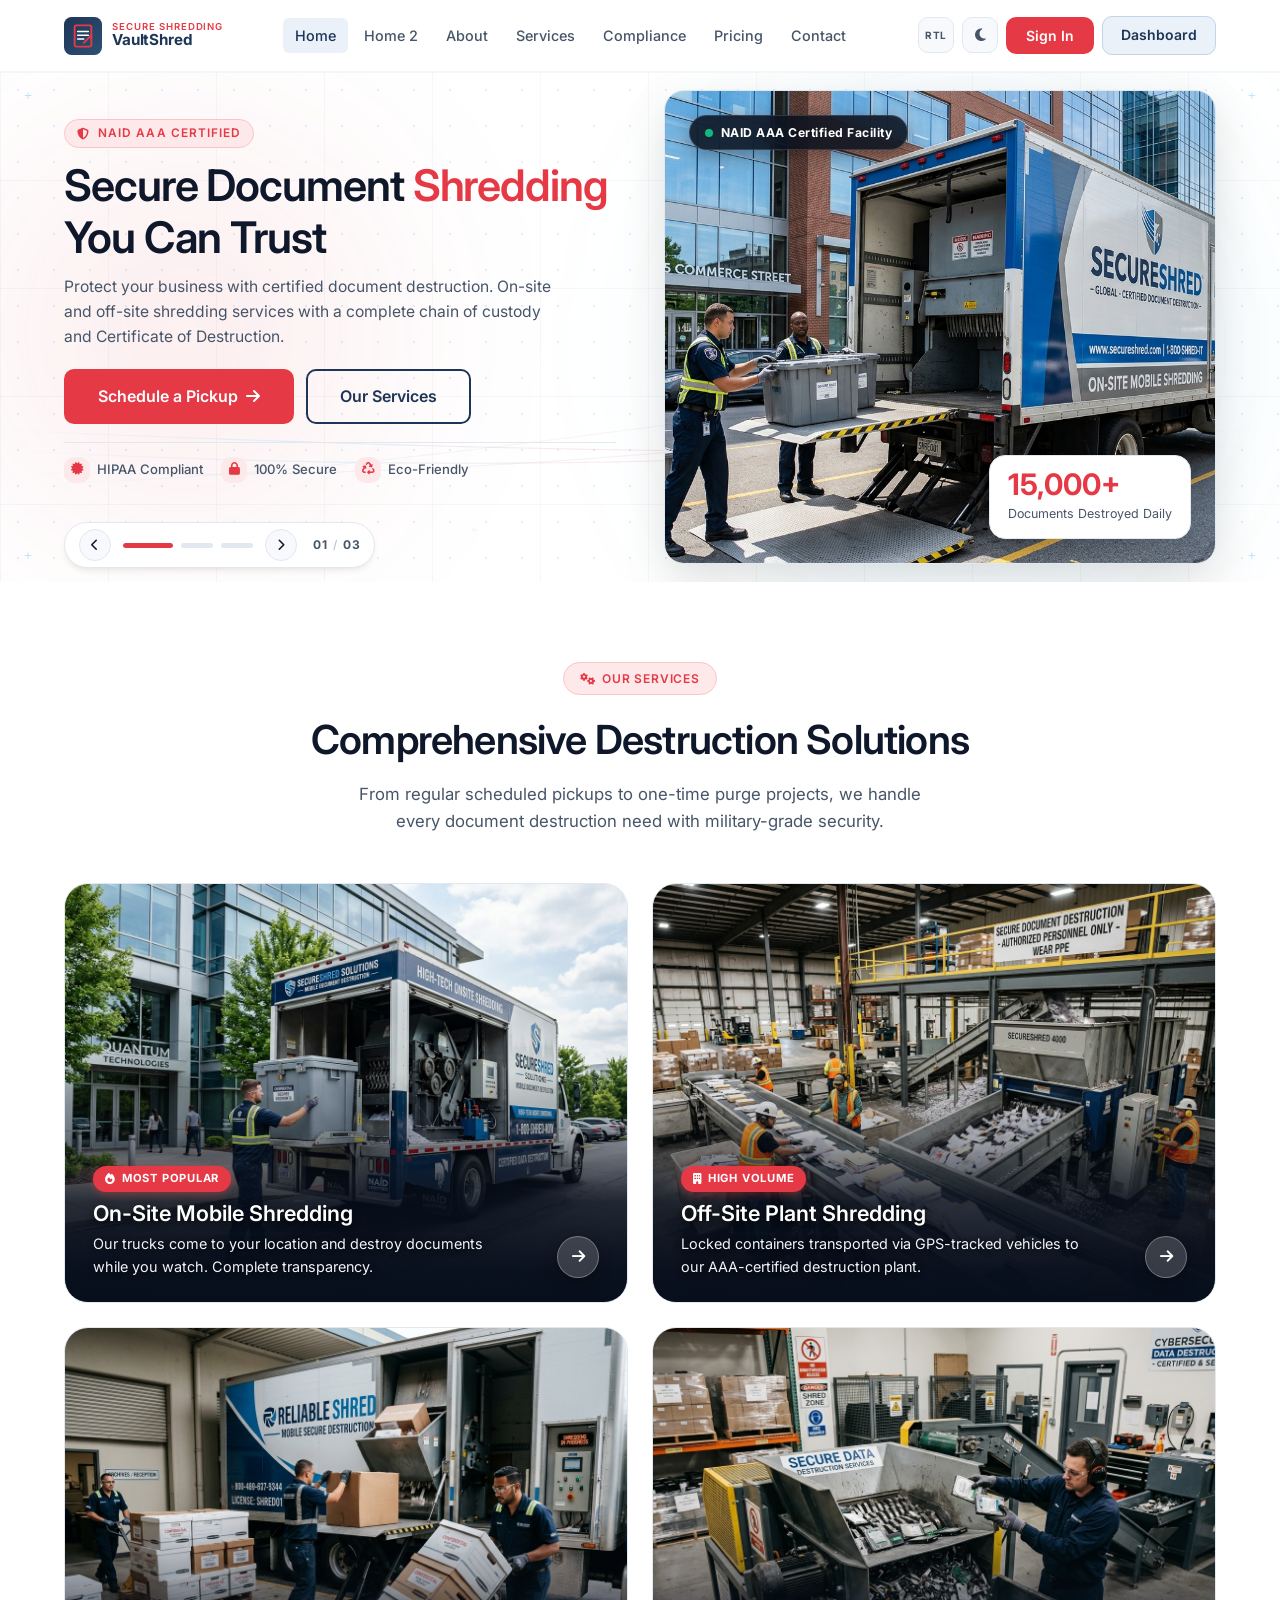
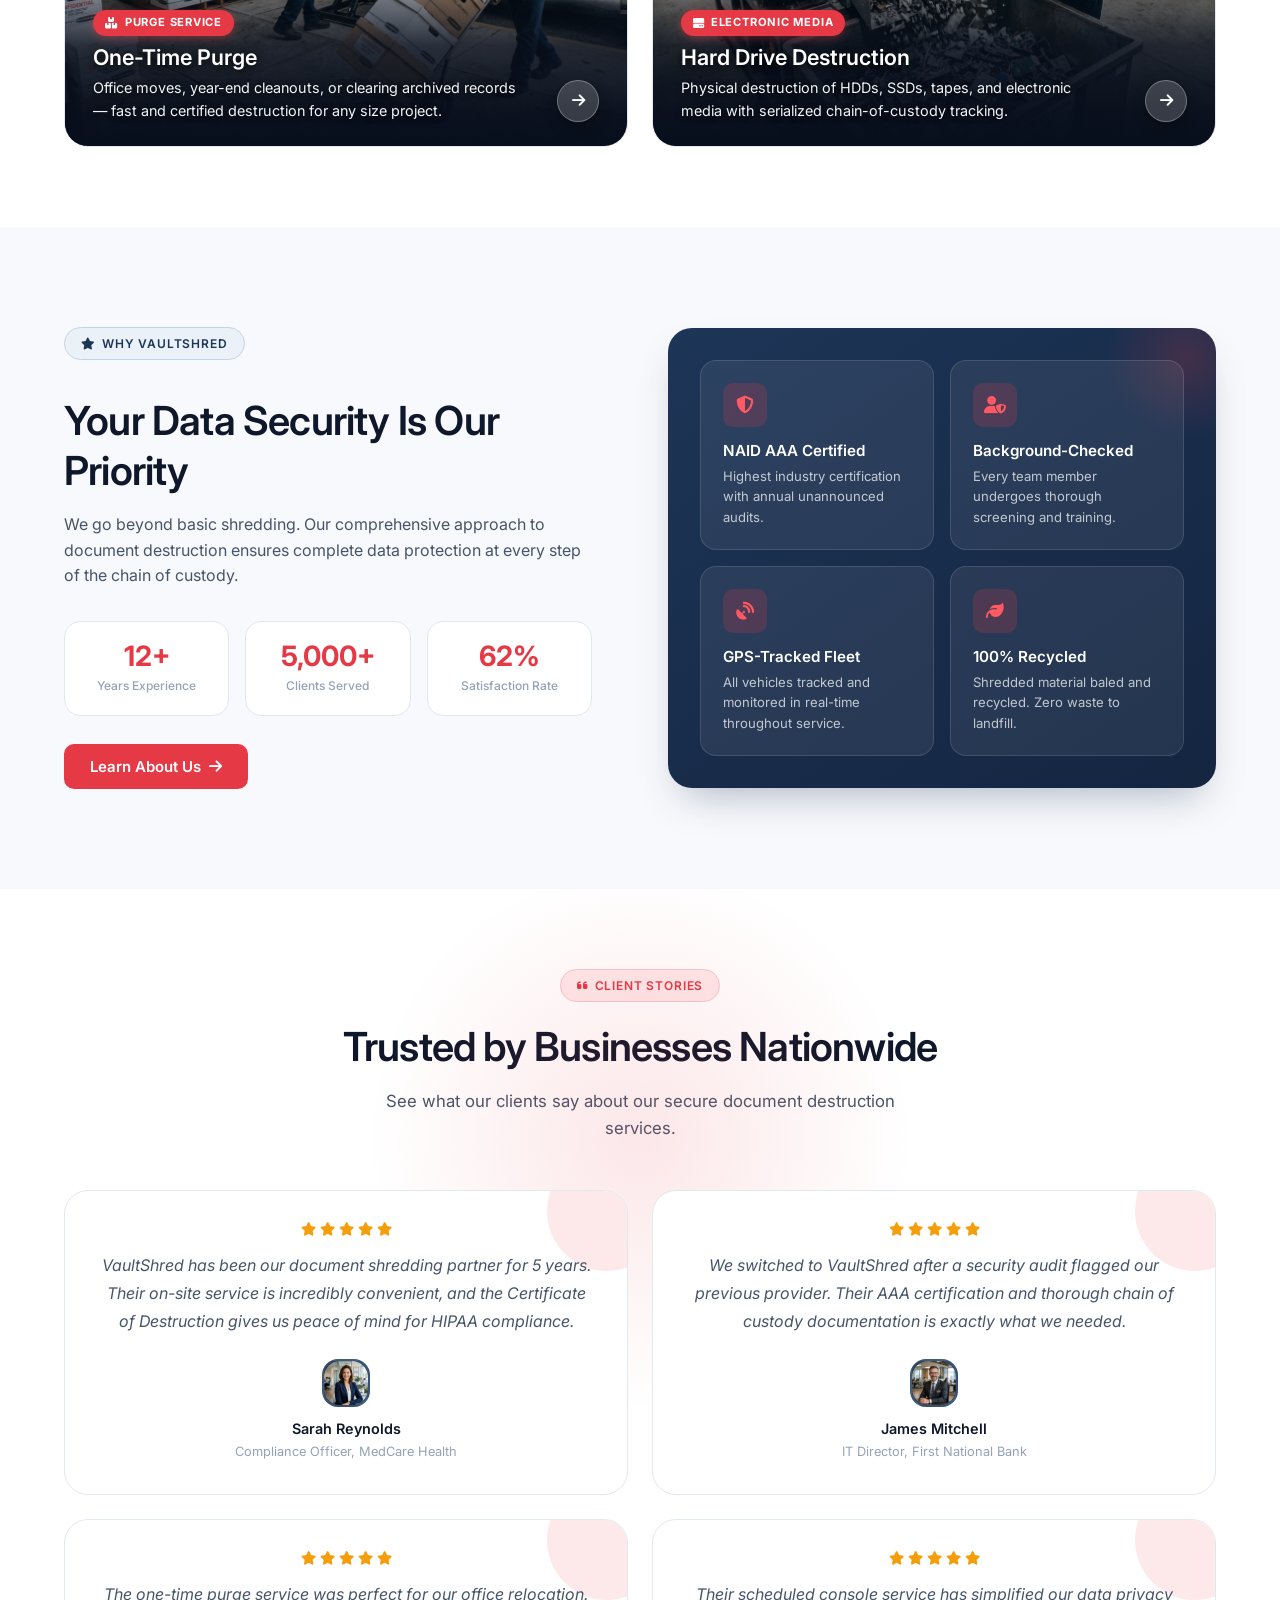
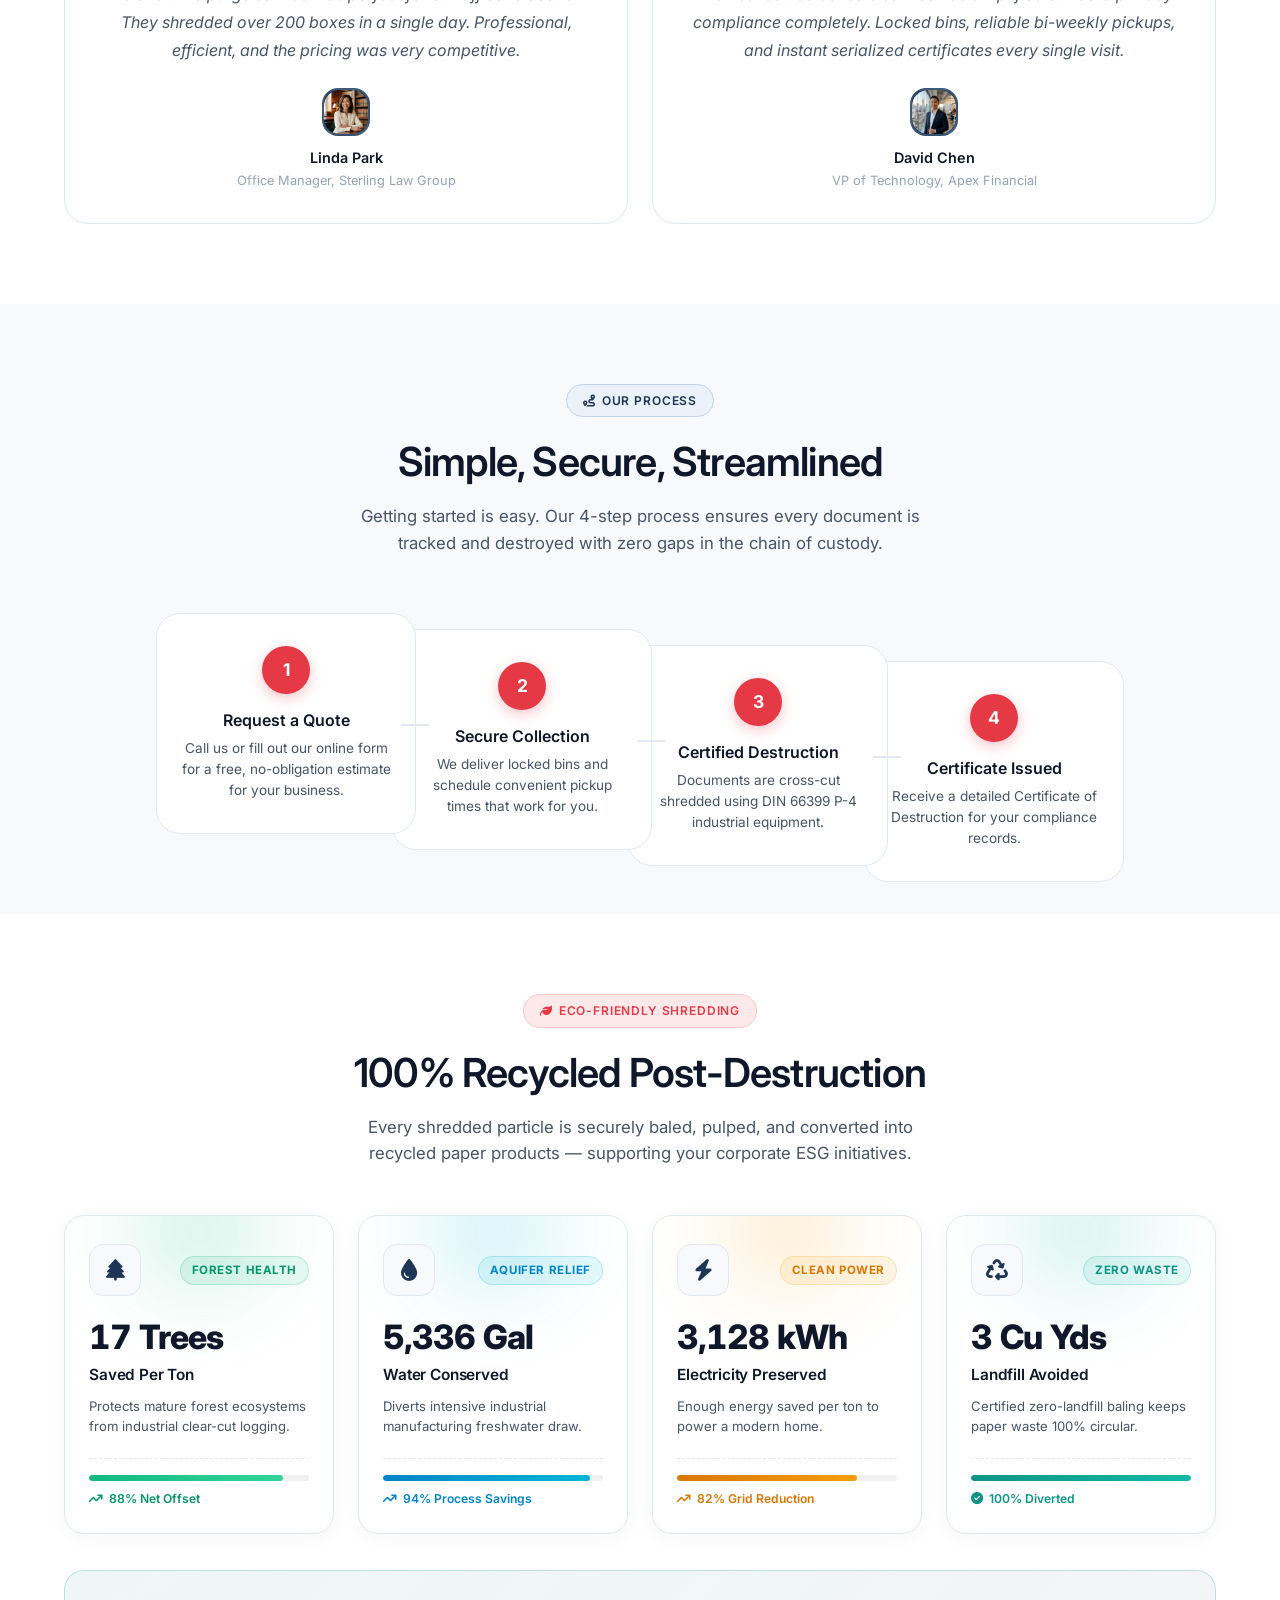
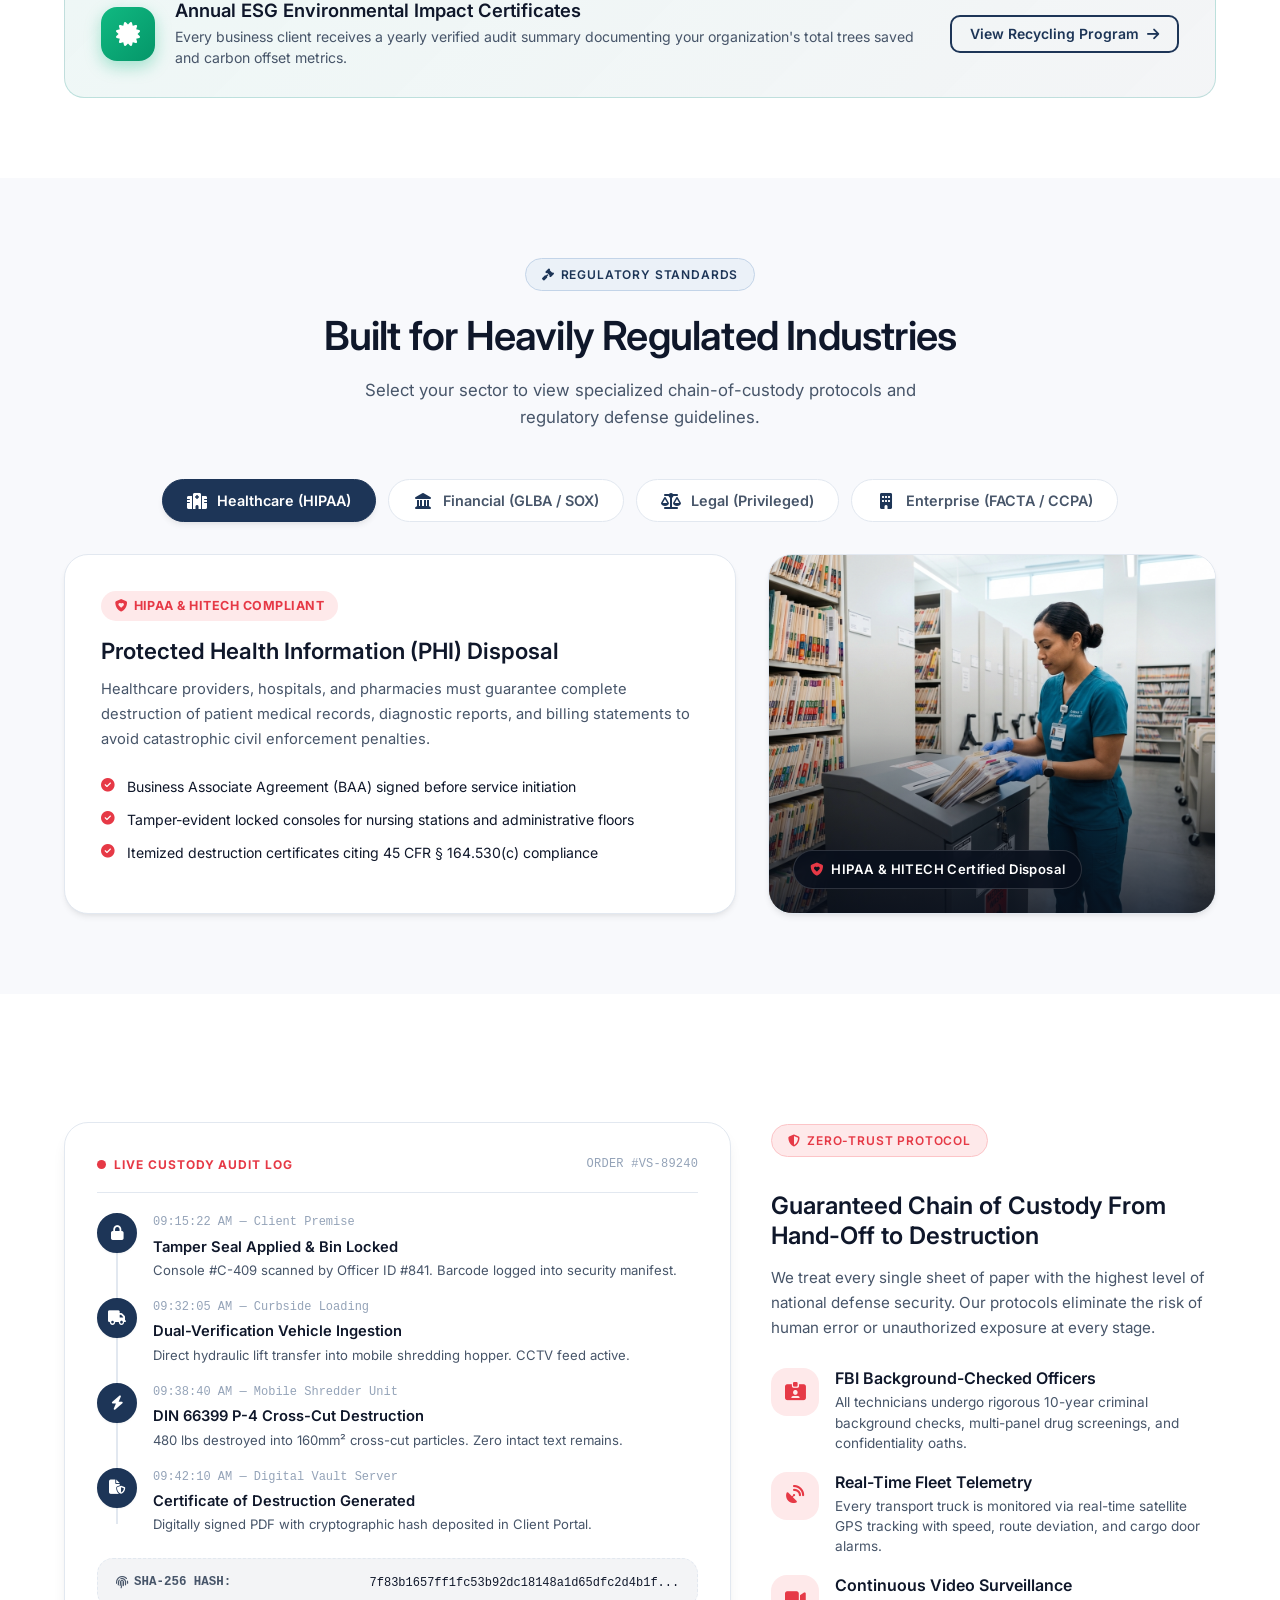
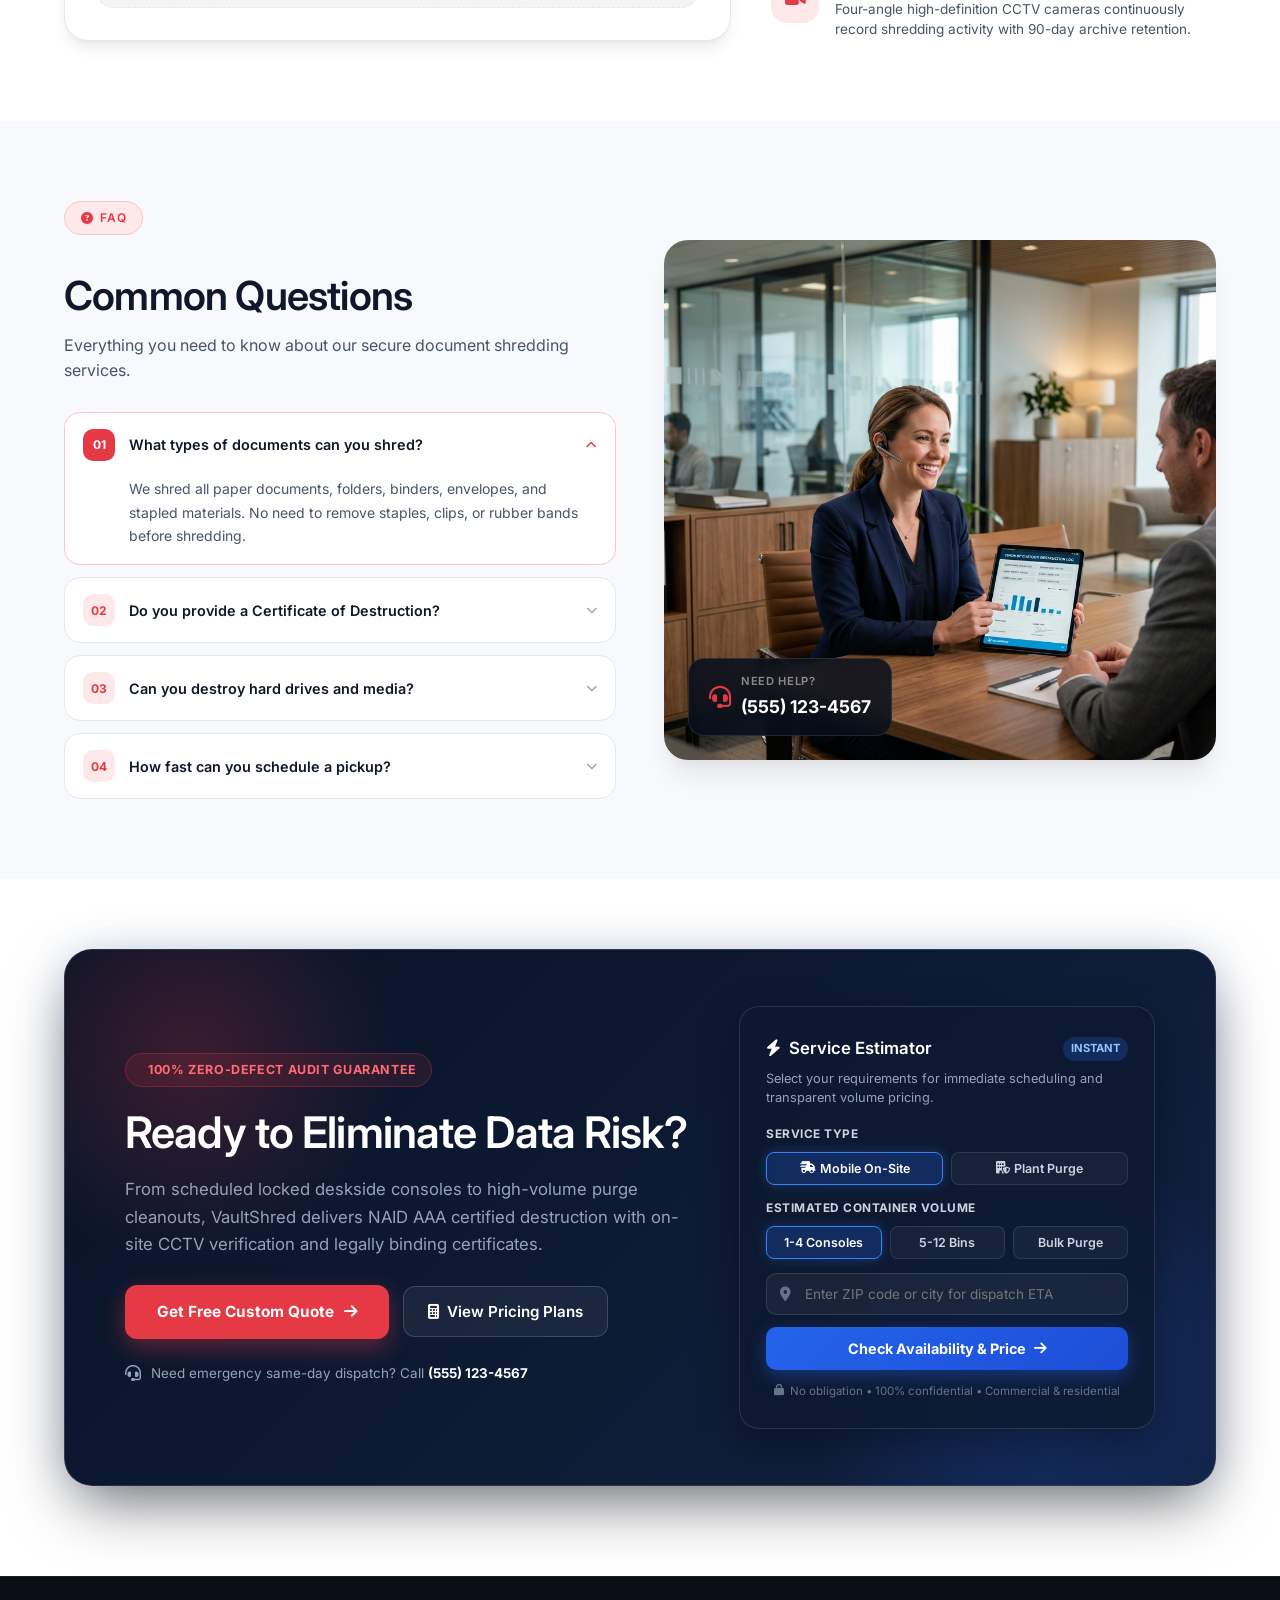
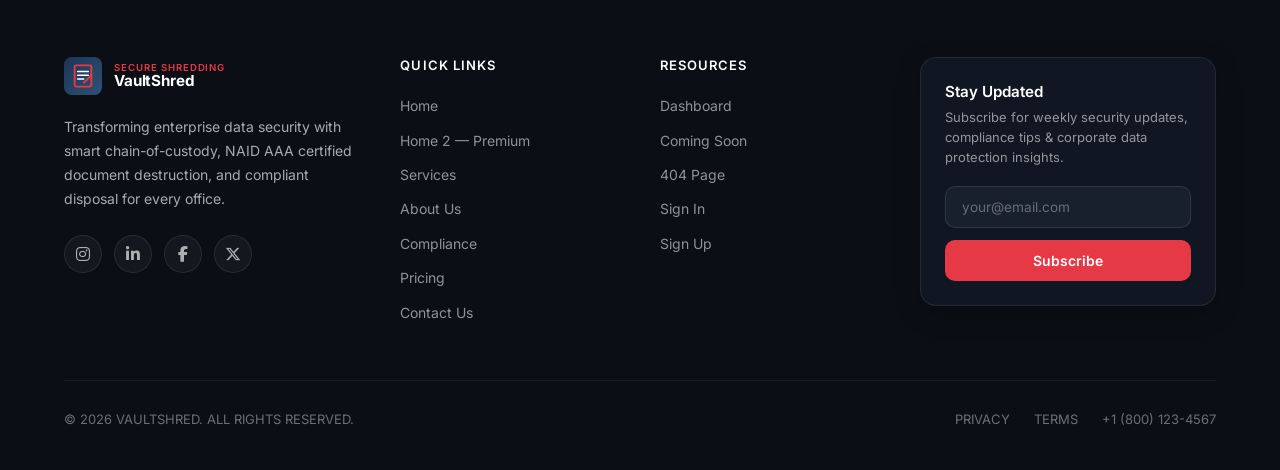
<file: index.html>
<!DOCTYPE html>
<html lang="en" dir="ltr">
<head>
    <meta charset="UTF-8">
    <meta name="viewport" content="width=device-width, initial-scale=1.0">
    <title>VaultShred — Secure Document Shredding & Destruction Service</title>
    <meta name="description" content="VaultShred provides certified on-site and off-site document shredding and destruction services. HIPAA, FACTA & NAID AAA compliant. Schedule a pickup today.">
    <link rel="icon" href="favicon.svg" type="image/svg+xml">
    <link rel="stylesheet" href="https://cdnjs.cloudflare.com/ajax/libs/font-awesome/6.5.1/css/all.min.css">
    <link rel="stylesheet" href="style.css?v=8.5">
</head>
<body>

<div id="navbar-placeholder"></div>

<!-- ============ HERO SLIDER (3 Slides — 5s Auto Transition) ============ -->
<section class="hero-slider" id="heroSlider" aria-roledescription="carousel" aria-label="Featured Shredding Services">
    <!-- Themed Background Animation Layers (Enterprise Guilloché Waveform, Security Mesh & Ambient Spotlight) -->
    <div class="hero-bg-effects" aria-hidden="true">
        <canvas id="heroShredCanvas" class="hero-shred-canvas"></canvas>
        <div class="hero-ambient-orb orb-crimson"></div>
        <div class="hero-ambient-orb orb-cyan"></div>
        <div class="hero-grid-matrix"></div>
        <div class="hero-mouse-spotlight" id="heroSpotlight"></div>
        <div class="hero-security-markers" aria-hidden="true">
            <span class="marker marker-tl">+</span>
            <span class="marker marker-tr">+</span>
            <span class="marker marker-bl">+</span>
            <span class="marker marker-br">+</span>
        </div>
        <div class="hero-scan-vignette"></div>
    </div>

    <div class="hero-slides-wrapper">
        <!-- SLIDE 1: Secure Document Shredding -->
        <div class="hero-slide hero-split active" data-slide-index="0" role="group" aria-roledescription="slide" aria-label="1 of 3: Secure Document Shredding">
            <div class="hero-split-left">
                <span class="hero-eyebrow"><i class="fas fa-shield-halved"></i> NAID AAA Certified</span>
                <h1>Secure Document <span class="accent">Shredding</span> You Can Trust</h1>
                <p>Protect your business with certified document destruction. On-site and off-site shredding services with a complete chain of custody and Certificate of Destruction.</p>
                <div class="hero-actions">
                    <a href="contact.html" class="btn btn-primary btn-lg">Schedule a Pickup <i class="fas fa-arrow-right"></i></a>
                    <a href="services.html" class="btn btn-secondary btn-lg">Our Services</a>
                </div>
                <div class="hero-trust-strip">
                    <div class="trust-item">
                        <span class="trust-icon"><i class="fas fa-certificate"></i></span>
                        <span>HIPAA Compliant</span>
                    </div>
                    <div class="trust-item">
                        <span class="trust-icon"><i class="fas fa-lock"></i></span>
                        <span>100% Secure</span>
                    </div>
                    <div class="trust-item">
                        <span class="trust-icon"><i class="fas fa-recycle"></i></span>
                        <span>Eco-Friendly</span>
                    </div>
                </div>
            </div>
            <div class="hero-split-right">
                <img src="assets/images/hero-truck.jpg" alt="Secure shredding service truck arriving at business" class="hero-img-main" loading="eager">
                <div class="hero-security-pill"><span class="pulse-dot"></span> NAID AAA Certified Facility</div>
                <div class="hero-stat-card">
                    <div class="stat-num" data-count="15000" data-suffix="+">15,000+</div>
                    <div class="stat-label">Documents Destroyed Daily</div>
                </div>
            </div>
        </div>

        <!-- SLIDE 2: Mobile On-Site Destruction -->
        <div class="hero-slide hero-split" data-slide-index="1" role="group" aria-roledescription="slide" aria-label="2 of 3: On-Site Mobile Shredding" aria-hidden="true">
            <div class="hero-split-left">
                <span class="hero-eyebrow"><i class="fas fa-truck-fast"></i> Mobile On-Site Service</span>
                <h1>Watch Your Files <span class="accent">Destroyed</span> At Your Door</h1>
                <p>High-security mobile shredding trucks arrive directly at your location. Witness immediate cross-cut destruction on live CCTV monitors with zero chain-of-custody risk.</p>
                <div class="hero-actions">
                    <a href="contact.html" class="btn btn-primary btn-lg">Book Mobile Shredding <i class="fas fa-arrow-right"></i></a>
                    <a href="services.html" class="btn btn-secondary btn-lg">How It Works</a>
                </div>
                <div class="hero-trust-strip">
                    <div class="trust-item">
                        <span class="trust-icon"><i class="fas fa-video"></i></span>
                        <span>Live CCTV Witness</span>
                    </div>
                    <div class="trust-item">
                        <span class="trust-icon"><i class="fas fa-location-crosshairs"></i></span>
                        <span>GPS-Tracked Fleet</span>
                    </div>
                    <div class="trust-item">
                        <span class="trust-icon"><i class="fas fa-box-archive"></i></span>
                        <span>Tamper-Proof Bins</span>
                    </div>
                </div>
            </div>
            <div class="hero-split-right">
                <img src="assets/images/onsite-service.jpg" alt="Mobile document shredding truck at business location" class="hero-img-main" loading="lazy">
                <div class="hero-security-pill"><span class="pulse-dot"></span> Witnessed On-Site Destruction</div>
                <div class="hero-stat-card">
                    <div class="stat-num" data-count="100" data-suffix="%">100%</div>
                    <div class="stat-label">Witnessed On-Site Destruction</div>
                </div>
            </div>
        </div>

        <!-- SLIDE 3: Certified Legal Compliance -->
        <div class="hero-slide hero-split" data-slide-index="2" role="group" aria-roledescription="slide" aria-label="3 of 3: Legal & Regulatory Compliance" aria-hidden="true">
            <div class="hero-split-left">
                <span class="hero-eyebrow"><i class="fas fa-file-contract"></i> 100% Legal Compliance</span>
                <h1>Guaranteed Compliance with <span class="accent">Zero</span> Legal Liability</h1>
                <p>Ensure strict compliance with HIPAA, FACTA, GLBA, and GDPR regulations. Receive legally binding, tamper-evident Certificates of Destruction immediately after service.</p>
                <div class="hero-actions">
                    <a href="contact.html" class="btn btn-primary btn-lg">Get Free Quote <i class="fas fa-arrow-right"></i></a>
                    <a href="compliance.html" class="btn btn-secondary btn-lg">Compliance Standards</a>
                </div>
                <div class="hero-trust-strip">
                    <div class="trust-item">
                        <span class="trust-icon"><i class="fas fa-award"></i></span>
                        <span>NAID AAA Verified</span>
                    </div>
                    <div class="trust-item">
                        <span class="trust-icon"><i class="fas fa-stamp"></i></span>
                        <span>Audit-Ready Proof</span>
                    </div>
                    <div class="trust-item">
                        <span class="trust-icon"><i class="fas fa-leaf"></i></span>
                        <span>100% Recycled</span>
                    </div>
                </div>
            </div>
            <div class="hero-split-right">
                <img src="assets/images/shredding-machine.jpg" alt="Industrial shredding machinery processing confidential paper" class="hero-img-main" loading="lazy">
                <div class="hero-security-pill"><span class="pulse-dot"></span> DIN 66399 Level P-4 Shredding</div>
                <div class="hero-stat-card">
                    <div class="stat-num" data-count="500" data-suffix="+">500+</div>
                    <div class="stat-label">Zero-Defect Audits Passed</div>
                </div>
            </div>
        </div>
    </div>

    <!-- Slider Navigation Bar -->
    <div class="hero-slider-nav" role="toolbar" aria-label="Hero slider controls">
        <button class="hero-nav-btn prev" id="heroPrevBtn" aria-label="Previous slide" title="Previous slide">
            <i class="fas fa-chevron-left"></i>
        </button>
        <div class="hero-dots" id="heroDots" role="tablist" aria-label="Slides navigation">
            <button class="hero-dot active" data-slide="0" role="tab" aria-selected="true" aria-label="Slide 1: Secure Shredding">
                <span class="hero-dot-fill"></span>
            </button>
            <button class="hero-dot" data-slide="1" role="tab" aria-selected="false" aria-label="Slide 2: Mobile Destruction">
                <span class="hero-dot-fill"></span>
            </button>
            <button class="hero-dot" data-slide="2" role="tab" aria-selected="false" aria-label="Slide 3: Legal Compliance">
                <span class="hero-dot-fill"></span>
            </button>
        </div>
        <button class="hero-nav-btn next" id="heroNextBtn" aria-label="Next slide" title="Next slide">
            <i class="fas fa-chevron-right"></i>
        </button>
        <div class="hero-slide-counter" id="heroSlideCounter" aria-live="polite">01 <span class="sep">/</span> 03</div>
    </div>
</section>

<!-- ============ SECTION 1: BENTO SERVICE GRID ============ -->
<section class="section bento-services">
    <div class="container">
        <div class="section-header fade-up">
            <span class="section-badge"><i class="fas fa-cogs"></i> Our Services</span>
            <h2>Comprehensive Destruction Solutions</h2>
            <p class="section-subtitle">From regular scheduled pickups to one-time purge projects, we handle every document destruction need with military-grade security.</p>
        </div>
        <div class="bento-grid">
            <!-- Card 1 -->
            <a href="services.html" class="bento-card fade-up">
                <div class="bento-card-bg"><img src="assets/images/bento-onsite.jpg" alt="High-tech mobile document shredding truck at client location"></div>
                <div class="bento-card-overlay"></div>
                <div class="bento-card-content">
                    <span class="bento-card-tag"><i class="fas fa-fire"></i> Most Popular</span>
                    <h3>On-Site Mobile Shredding</h3>
                    <p>Our trucks come to your location and destroy documents while you watch. Complete transparency.</p>
                    <span class="bento-card-arrow"><i class="fas fa-arrow-right"></i></span>
                </div>
            </a>
            <!-- Card 2 -->
            <a href="services.html" class="bento-card fade-up delay-1">
                <div class="bento-card-bg"><img src="assets/images/offsite-facility.jpg" alt="Secure off-site shredding facility"></div>
                <div class="bento-card-overlay"></div>
                <div class="bento-card-content">
                    <span class="bento-card-tag"><i class="fas fa-building"></i> High Volume</span>
                    <h3>Off-Site Plant Shredding</h3>
                    <p>Locked containers transported via GPS-tracked vehicles to our AAA-certified destruction plant.</p>
                    <span class="bento-card-arrow"><i class="fas fa-arrow-right"></i></span>
                </div>
            </a>
            <!-- Card 3 -->
            <a href="services.html" class="bento-card fade-up">
                <div class="bento-card-bg"><img src="assets/images/one-time-purge.jpg" alt="Large volume document purge"></div>
                <div class="bento-card-overlay"></div>
                <div class="bento-card-content">
                    <span class="bento-card-tag"><i class="fas fa-boxes-stacked"></i> Purge Service</span>
                    <h3>One-Time Purge</h3>
                    <p>Office moves, year-end cleanouts, or clearing archived records — fast and certified destruction for any size project.</p>
                    <span class="bento-card-arrow"><i class="fas fa-arrow-right"></i></span>
                </div>
            </a>
            <!-- Card 4 -->
            <a href="services.html" class="bento-card fade-up delay-1">
                <div class="bento-card-bg"><img src="assets/images/hard-drive.jpg" alt="Hard drive physical destruction"></div>
                <div class="bento-card-overlay"></div>
                <div class="bento-card-content">
                    <span class="bento-card-tag"><i class="fas fa-hard-drive"></i> Electronic Media</span>
                    <h3>Hard Drive Destruction</h3>
                    <p>Physical destruction of HDDs, SSDs, tapes, and electronic media with serialized chain-of-custody tracking.</p>
                    <span class="bento-card-arrow"><i class="fas fa-arrow-right"></i></span>
                </div>
            </a>
        </div>
    </div>
</section>

<!-- ============ SECTION 2: FLOATING FEATURE STRIP ============ -->
<section class="section-lg feature-strip">
    <div class="container">
        <div class="feature-strip-inner">
            <div class="feature-strip-left">
                <span class="section-badge-primary fade-up"><i class="fas fa-star"></i> Why VaultShred</span>
                <h2 class="fade-up" style="margin-top:16px">Your Data Security Is Our Priority</h2>
                <p class="fade-up delay-1">We go beyond basic shredding. Our comprehensive approach to document destruction ensures complete data protection at every step of the chain of custody.</p>
                <div class="feature-counters fade-up delay-2">
                    <div class="feature-counter">
                        <span class="fc-num" data-count="12" data-suffix="+">0</span>
                        <span class="fc-label">Years Experience</span>
                    </div>
                    <div class="feature-counter">
                        <span class="fc-num" data-count="5000" data-suffix="+">0</span>
                        <span class="fc-label">Clients Served</span>
                    </div>
                    <div class="feature-counter">
                        <span class="fc-num" data-count="99" data-suffix="%">0</span>
                        <span class="fc-label">Satisfaction Rate</span>
                    </div>
                </div>
                <a href="about.html" class="btn btn-primary fade-up delay-3" style="margin-top:28px">Learn About Us <i class="fas fa-arrow-right"></i></a>
            </div>
            <div class="feature-strip-right">
                <div class="fs-card fade-up">
                    <div class="fs-card-icon"><i class="fas fa-shield-halved"></i></div>
                    <h4>NAID AAA Certified</h4>
                    <p>Highest industry certification with annual unannounced audits.</p>
                </div>
                <div class="fs-card fade-up delay-1">
                    <div class="fs-card-icon"><i class="fas fa-user-shield"></i></div>
                    <h4>Background-Checked</h4>
                    <p>Every team member undergoes thorough screening and training.</p>
                </div>
                <div class="fs-card fade-up delay-2">
                    <div class="fs-card-icon"><i class="fas fa-satellite-dish"></i></div>
                    <h4>GPS-Tracked Fleet</h4>
                    <p>All vehicles tracked and monitored in real-time throughout service.</p>
                </div>
                <div class="fs-card fade-up delay-3">
                    <div class="fs-card-icon"><i class="fas fa-leaf"></i></div>
                    <h4>100% Recycled</h4>
                    <p>Shredded material baled and recycled. Zero waste to landfill.</p>
                </div>
            </div>
        </div>
    </div>
</section>

<!-- ============ SECTION 3: GLASS TESTIMONIAL CARDS ============ -->
<section class="section glass-testimonials">
    <div class="container">
        <div class="section-header fade-up">
            <span class="section-badge"><i class="fas fa-quote-left"></i> Client Stories</span>
            <h2>Trusted by Businesses Nationwide</h2>
            <p class="section-subtitle">See what our clients say about our secure document destruction services.</p>
        </div>
        <div class="glass-grid">
            <div class="glass-card fade-up">
                <div class="gc-rating"><i class="fas fa-star"></i><i class="fas fa-star"></i><i class="fas fa-star"></i><i class="fas fa-star"></i><i class="fas fa-star"></i></div>
                <p class="gc-text">VaultShred has been our document shredding partner for 5 years. Their on-site service is incredibly convenient, and the Certificate of Destruction gives us peace of mind for HIPAA compliance.</p>
                <div class="gc-author">
                    <div class="gc-avatar"><img src="assets/images/avatar-sarah.jpg" alt="Sarah Reynolds - Compliance Officer, MedCare Health"></div>
                    <div class="gc-meta">
                        <span class="gc-name">Sarah Reynolds</span>
                        <span class="gc-role">Compliance Officer, MedCare Health</span>
                    </div>
                </div>
            </div>
            <div class="glass-card fade-up delay-1">
                <div class="gc-rating"><i class="fas fa-star"></i><i class="fas fa-star"></i><i class="fas fa-star"></i><i class="fas fa-star"></i><i class="fas fa-star"></i></div>
                <p class="gc-text">We switched to VaultShred after a security audit flagged our previous provider. Their AAA certification and thorough chain of custody documentation is exactly what we needed.</p>
                <div class="gc-author">
                    <div class="gc-avatar"><img src="assets/images/avatar-james.jpg" alt="James Mitchell - IT Director, First National Bank"></div>
                    <div class="gc-meta">
                        <span class="gc-name">James Mitchell</span>
                        <span class="gc-role">IT Director, First National Bank</span>
                    </div>
                </div>
            </div>
            <div class="glass-card fade-up delay-2">
                <div class="gc-rating"><i class="fas fa-star"></i><i class="fas fa-star"></i><i class="fas fa-star"></i><i class="fas fa-star"></i><i class="fas fa-star"></i></div>
                <p class="gc-text">The one-time purge service was perfect for our office relocation. They shredded over 200 boxes in a single day. Professional, efficient, and the pricing was very competitive.</p>
                <div class="gc-author">
                    <div class="gc-avatar"><img src="assets/images/avatar-linda.jpg" alt="Linda Park - Office Manager, Sterling Law Group"></div>
                    <div class="gc-meta">
                        <span class="gc-name">Linda Park</span>
                        <span class="gc-role">Office Manager, Sterling Law Group</span>
                    </div>
                </div>
            </div>
            <div class="glass-card fade-up delay-3">
                <div class="gc-rating"><i class="fas fa-star"></i><i class="fas fa-star"></i><i class="fas fa-star"></i><i class="fas fa-star"></i><i class="fas fa-star"></i></div>
                <p class="gc-text">Their scheduled console service has simplified our data privacy compliance completely. Locked bins, reliable bi-weekly pickups, and instant serialized certificates every single visit.</p>
                <div class="gc-author">
                    <div class="gc-avatar"><img src="assets/images/avatar-david.jpg" alt="David Chen - VP of Technology, Apex Financial"></div>
                    <div class="gc-meta">
                        <span class="gc-name">David Chen</span>
                        <span class="gc-role">VP of Technology, Apex Financial</span>
                    </div>
                </div>
            </div>
        </div>
    </div>
</section>

<!-- ============ SECTION 5: OVERLAPPING PROCESS CARDS ============ -->
<section class="section overlap-process" style="background:var(--bg-alt)">
    <div class="container">
        <div class="section-header fade-up">
            <span class="section-badge-primary"><i class="fas fa-route"></i> Our Process</span>
            <h2>Simple, Secure, Streamlined</h2>
            <p class="section-subtitle">Getting started is easy. Our 4-step process ensures every document is tracked and destroyed with zero gaps in the chain of custody.</p>
        </div>
        <div class="overlap-grid">
            <div class="overlap-card fade-up">
                <div class="overlap-num">1</div>
                <h4>Request a Quote</h4>
                <p>Call us or fill out our online form for a free, no-obligation estimate for your business.</p>
                <span class="overlap-connector"></span>
            </div>
            <div class="overlap-card fade-up delay-1">
                <div class="overlap-num">2</div>
                <h4>Secure Collection</h4>
                <p>We deliver locked bins and schedule convenient pickup times that work for you.</p>
                <span class="overlap-connector"></span>
            </div>
            <div class="overlap-card fade-up delay-2">
                <div class="overlap-num">3</div>
                <h4>Certified Destruction</h4>
                <p>Documents are cross-cut shredded using DIN 66399 P-4 industrial equipment.</p>
                <span class="overlap-connector"></span>
            </div>
            <div class="overlap-card fade-up delay-3">
                <div class="overlap-num">4</div>
                <h4>Certificate Issued</h4>
                <p>Receive a detailed Certificate of Destruction for your compliance records.</p>
            </div>
        </div>
    </div>
</section>


<!-- ============ SECTION 7: SUSTAINABILITY & ECO-METRICS ============ -->
<section class="section eco-dashboard">
    <div class="container">
        <div class="section-header fade-up">
            <span class="section-badge"><i class="fas fa-leaf"></i> Eco-Friendly Shredding</span>
            <h2>100% Recycled Post-Destruction</h2>
            <p class="section-subtitle">Every shredded particle is securely baled, pulped, and converted into recycled paper products — supporting your corporate ESG initiatives.</p>
        </div>
        <div class="eco-grid">
            <!-- 1. Trees -->
            <div class="eco-card eco-card-tree fade-up">
                <div class="eco-card-ambient"></div>
                <div class="eco-card-top">
                    <div class="eco-icon-wrap"><i class="fas fa-tree"></i></div>
                    <span class="eco-pill-tag">Forest Health</span>
                </div>
                <div class="eco-stat" data-count="17" data-suffix=" Trees">17 Trees</div>
                <div class="eco-label">Saved Per Ton</div>
                <div class="eco-subtext">Protects mature forest ecosystems from industrial clear-cut logging.</div>
                <div class="eco-meter">
                    <div class="eco-meter-track"><span class="eco-meter-fill" style="width: 88%"></span></div>
                    <span class="eco-meter-label"><i class="fas fa-arrow-trend-up"></i> 88% Net Offset</span>
                </div>
            </div>

            <!-- 2. Water -->
            <div class="eco-card eco-card-water fade-up delay-1">
                <div class="eco-card-ambient"></div>
                <div class="eco-card-top">
                    <div class="eco-icon-wrap"><i class="fas fa-droplet"></i></div>
                    <span class="eco-pill-tag">Aquifer Relief</span>
                </div>
                <div class="eco-stat" data-count="7000" data-suffix=" Gal">7,000 Gal</div>
                <div class="eco-label">Water Conserved</div>
                <div class="eco-subtext">Diverts intensive industrial manufacturing freshwater draw.</div>
                <div class="eco-meter">
                    <div class="eco-meter-track"><span class="eco-meter-fill" style="width: 94%"></span></div>
                    <span class="eco-meter-label"><i class="fas fa-arrow-trend-up"></i> 94% Process Savings</span>
                </div>
            </div>

            <!-- 3. Energy -->
            <div class="eco-card eco-card-energy fade-up delay-2">
                <div class="eco-card-ambient"></div>
                <div class="eco-card-top">
                    <div class="eco-icon-wrap"><i class="fas fa-bolt"></i></div>
                    <span class="eco-pill-tag">Clean Power</span>
                </div>
                <div class="eco-stat" data-count="4100" data-suffix=" kWh">4,100 kWh</div>
                <div class="eco-label">Electricity Preserved</div>
                <div class="eco-subtext">Enough energy saved per ton to power a modern home.</div>
                <div class="eco-meter">
                    <div class="eco-meter-track"><span class="eco-meter-fill" style="width: 82%"></span></div>
                    <span class="eco-meter-label"><i class="fas fa-arrow-trend-up"></i> 82% Grid Reduction</span>
                </div>
            </div>

            <!-- 4. Landfill -->
            <div class="eco-card eco-card-landfill fade-up delay-3">
                <div class="eco-card-ambient"></div>
                <div class="eco-card-top">
                    <div class="eco-icon-wrap"><i class="fas fa-recycle"></i></div>
                    <span class="eco-pill-tag">Zero Waste</span>
                </div>
                <div class="eco-stat" data-count="3" data-suffix=" Cu Yds">3 Cu Yds</div>
                <div class="eco-label">Landfill Avoided</div>
                <div class="eco-subtext">Certified zero-landfill baling keeps paper waste 100% circular.</div>
                <div class="eco-meter">
                    <div class="eco-meter-track"><span class="eco-meter-fill" style="width: 100%"></span></div>
                    <span class="eco-meter-label"><i class="fas fa-circle-check"></i> 100% Diverted</span>
                </div>
            </div>
        </div>
        <div class="eco-banner-card fade-up">
            <div class="eco-banner-left">
                <div class="eco-badge-seal"><i class="fas fa-certificate"></i></div>
                <div class="eco-banner-text">
                    <h4>Annual ESG Environmental Impact Certificates</h4>
                    <p>Every business client receives a yearly verified audit summary documenting your organization's total trees saved and carbon offset metrics.</p>
                </div>
            </div>
            <a href="services.html" class="btn btn-secondary btn-sm" style="flex-shrink:0">View Recycling Program <i class="fas fa-arrow-right"></i></a>
        </div>
    </div>
</section>

<!-- ============ SECTION 8: SECTOR COMPLIANCE MATRIX ============ -->
<section class="section compliance-matrix">
    <div class="container">
        <div class="section-header fade-up">
            <span class="section-badge-primary"><i class="fas fa-gavel"></i> Regulatory Standards</span>
            <h2>Built for Heavily Regulated Industries</h2>
            <p class="section-subtitle">Select your sector to view specialized chain-of-custody protocols and regulatory defense guidelines.</p>
        </div>
        <div class="cm-tabs-nav fade-up">
            <button class="cm-tab-btn active" onclick="switchComplianceTab('healthcare', this)"><i class="fas fa-hospital"></i> Healthcare (HIPAA)</button>
            <button class="cm-tab-btn" onclick="switchComplianceTab('financial', this)"><i class="fas fa-landmark"></i> Financial (GLBA / SOX)</button>
            <button class="cm-tab-btn" onclick="switchComplianceTab('legal', this)"><i class="fas fa-scale-balanced"></i> Legal (Privileged)</button>
            <button class="cm-tab-btn" onclick="switchComplianceTab('corporate', this)"><i class="fas fa-building"></i> Enterprise (FACTA / CCPA)</button>
        </div>
        <div class="cm-panes">
            <!-- Healthcare -->
            <div class="cm-pane active" id="pane-healthcare">
                <div class="cm-details-card fade-up">
                    <span class="cm-badge-tag"><i class="fas fa-shield-heart"></i> HIPAA & HITECH Compliant</span>
                    <h3>Protected Health Information (PHI) Disposal</h3>
                    <p>Healthcare providers, hospitals, and pharmacies must guarantee complete destruction of patient medical records, diagnostic reports, and billing statements to avoid catastrophic civil enforcement penalties.</p>
                    <div class="cm-req-list">
                        <div class="cm-req-item"><i class="fas fa-check-circle"></i><span>Business Associate Agreement (BAA) signed before service initiation</span></div>
                        <div class="cm-req-item"><i class="fas fa-check-circle"></i><span>Tamper-evident locked consoles for nursing stations and administrative floors</span></div>
                        <div class="cm-req-item"><i class="fas fa-check-circle"></i><span>Itemized destruction certificates citing 45 CFR § 164.530(c) compliance</span></div>
                    </div>
                </div>
                <div class="cm-image-card fade-up delay-1">
                    <img src="assets/images/cm-healthcare.jpg" alt="Healthcare patient medical records destruction and HIPAA locked console" class="cm-img" loading="lazy">
                    <div class="cm-image-overlay">
                        <span class="cm-image-pill"><i class="fas fa-shield-heart"></i> HIPAA & HITECH Certified Disposal</span>
                    </div>
                </div>
            </div>
            <!-- Financial -->
            <div class="cm-pane" id="pane-financial">
                <div class="cm-details-card">
                    <span class="cm-badge-tag"><i class="fas fa-vault"></i> GLBA & SOX Safeguards</span>
                    <h3>Non-Public Personal Information (NPI) Shield</h3>
                    <p>Banking institutions, CPA firms, investment funds, and loan agencies are governed by the FTC Safeguards Rule and Sarbanes-Oxley 404 mandates requiring unrecoverable physical data destruction.</p>
                    <div class="cm-req-list">
                        <div class="cm-req-item"><i class="fas fa-check-circle"></i><span>DIN 66399 Level P-4 micro-cross cut shredding equipment</span></div>
                        <div class="cm-req-item"><i class="fas fa-check-circle"></i><span>Scheduled purge cycles aligning with IRS & SEC record retention policies</span></div>
                        <div class="cm-req-item"><i class="fas fa-check-circle"></i><span>Comprehensive digital chain-of-custody logging for annual audit review</span></div>
                    </div>
                </div>
                <div class="cm-image-card">
                    <img src="assets/images/cm-financial.jpg" alt="Commercial bank vault and GLBA financial audit records shredding" class="cm-img" loading="lazy">
                    <div class="cm-image-overlay">
                        <span class="cm-image-pill"><i class="fas fa-vault"></i> GLBA & SOX Tamper-Proof Audit</span>
                    </div>
                </div>
            </div>
            <!-- Legal -->
            <div class="cm-pane" id="pane-legal">
                <div class="cm-details-card">
                    <span class="cm-badge-tag"><i class="fas fa-balance-scale"></i> Attorney-Client Privilege</span>
                    <h3>Litigation & Discovery Document Sanitization</h3>
                    <p>Law practices and corporate counsel offices handle privileged case files, client depositions, and trademark patents that require zero-risk, witnessed destruction on premises.</p>
                    <div class="cm-req-list">
                        <div class="cm-req-item"><i class="fas fa-check-circle"></i><span>Curbside mobile destruction witnessed by paralegal or firm manager</span></div>
                        <div class="cm-req-item"><i class="fas fa-check-circle"></i><span>Strict NDA and confidentiality covenants executed with all security staff</span></div>
                        <div class="cm-req-item"><i class="fas fa-check-circle"></i><span>Disposal aligned with ABA Model Rule 1.6 confidentiality standards</span></div>
                    </div>
                </div>
                <div class="cm-image-card">
                    <img src="assets/images/cm-legal.jpg" alt="Corporate law firm confidential litigation case file shredding console" class="cm-img" loading="lazy">
                    <div class="cm-image-overlay">
                        <span class="cm-image-pill"><i class="fas fa-scale-balanced"></i> Attorney-Client Privilege Custody</span>
                    </div>
                </div>
            </div>
            <!-- Corporate -->
            <div class="cm-pane" id="pane-corporate">
                <div class="cm-details-card">
                    <span class="cm-badge-tag"><i class="fas fa-file-shield"></i> FACTA & Privacy Acts</span>
                    <h3>Consumer Identity Protection & HR Record Purges</h3>
                    <p>Under the FACTA Disposal Rule and CCPA/CPRA, any business that maintains consumer or employee personal records must take reasonable measures to protect against unauthorized access.</p>
                    <div class="cm-req-list">
                        <div class="cm-req-item"><i class="fas fa-check-circle"></i><span>Full personnel file and payroll record destruction schedules</span></div>
                        <div class="cm-req-item"><i class="fas fa-check-circle"></i><span>Annual purge certificates for corporate compliance files</span></div>
                        <div class="cm-req-item"><i class="fas fa-check-circle"></i><span>Secure consoles stationed beside shared office printers and copy machines</span></div>
                    </div>
                </div>
                <div class="cm-image-card">
                    <img src="assets/images/cm-corporate.jpg" alt="Corporate enterprise employee personnel and consumer privacy data destruction" class="cm-img" loading="lazy">
                    <div class="cm-image-overlay">
                        <span class="cm-image-pill"><i class="fas fa-building"></i> FACTA & CCPA Enterprise Protocols</span>
                    </div>
                </div>
            </div>
        </div>
    </div>
</section>

<!-- ============ SECTION 9: ZERO-TRUST CHAIN OF CUSTODY ============ -->
<section class="section chain-of-custody">
    <div class="container">
        <div class="coc-grid">
            <div class="coc-feed fade-up">
                <div class="coc-feed-header">
                    <div class="coc-live-badge"><span class="coc-pulse-dot"></span> Live Custody Audit Log</div>
                    <span class="coc-order-num" style="font-family:monospace;font-size:0.75rem;color:var(--text-muted)">ORDER #VS-89240</span>
                </div>
                <div class="coc-timeline">
                    <div class="coc-event complete">
                        <div class="coc-event-dot"><i class="fas fa-lock"></i></div>
                        <div class="coc-event-info">
                            <span class="coc-event-time">09:15:22 AM — Client Premise</span>
                            <div class="coc-event-title">Tamper Seal Applied & Bin Locked</div>
                            <div class="coc-event-desc">Console #C-409 scanned by Officer ID #841. Barcode logged into security manifest.</div>
                        </div>
                    </div>
                    <div class="coc-event complete">
                        <div class="coc-event-dot"><i class="fas fa-truck"></i></div>
                        <div class="coc-event-info">
                            <span class="coc-event-time">09:32:05 AM — Curbside Loading</span>
                            <div class="coc-event-title">Dual-Verification Vehicle Ingestion</div>
                            <div class="coc-event-desc">Direct hydraulic lift transfer into mobile shredding hopper. CCTV feed active.</div>
                        </div>
                    </div>
                    <div class="coc-event complete">
                        <div class="coc-event-dot"><i class="fas fa-bolt"></i></div>
                        <div class="coc-event-info">
                            <span class="coc-event-time">09:38:40 AM — Mobile Shredder Unit</span>
                            <div class="coc-event-title">DIN 66399 P-4 Cross-Cut Destruction</div>
                            <div class="coc-event-desc">480 lbs destroyed into 160mm² cross-cut particles. Zero intact text remains.</div>
                        </div>
                    </div>
                    <div class="coc-event complete">
                        <div class="coc-event-dot"><i class="fas fa-file-shield"></i></div>
                        <div class="coc-event-info">
                            <span class="coc-event-time">09:42:10 AM — Digital Vault Server</span>
                            <div class="coc-event-title">Certificate of Destruction Generated</div>
                            <div class="coc-event-desc">Digitally signed PDF with cryptographic hash deposited in Client Portal.</div>
                        </div>
                    </div>
                </div>
                <div class="coc-hash-box">
                    <span class="coc-hash-label"><i class="fas fa-fingerprint" style="margin-right:6px"></i> SHA-256 HASH:</span>
                    <span class="coc-hash-val">7f83b1657ff1fc53b92dc18148a1d65dfc2d4b1f...</span>
                </div>
            </div>
            <div class="coc-features-box fade-up delay-1">
                <span class="section-badge"><i class="fas fa-shield-halved"></i> Zero-Trust Protocol</span>
                <h3 style="margin-top:14px">Guaranteed Chain of Custody From Hand-Off to Destruction</h3>
                <p>We treat every single sheet of paper with the highest level of national defense security. Our protocols eliminate the risk of human error or unauthorized exposure at every stage.</p>
                <div class="coc-feature-items">
                    <div class="coc-feature-item">
                        <div class="coc-fi-icon"><i class="fas fa-id-card-clip"></i></div>
                        <div class="coc-fi-text">
                            <h4>FBI Background-Checked Officers</h4>
                            <p>All technicians undergo rigorous 10-year criminal background checks, multi-panel drug screenings, and confidentiality oaths.</p>
                        </div>
                    </div>
                    <div class="coc-feature-item">
                        <div class="coc-fi-icon"><i class="fas fa-satellite-dish"></i></div>
                        <div class="coc-fi-text">
                            <h4>Real-Time Fleet Telemetry</h4>
                            <p>Every transport truck is monitored via real-time satellite GPS tracking with speed, route deviation, and cargo door alarms.</p>
                        </div>
                    </div>
                    <div class="coc-feature-item">
                        <div class="coc-fi-icon"><i class="fas fa-video"></i></div>
                        <div class="coc-fi-text">
                            <h4>Continuous Video Surveillance</h4>
                            <p>Four-angle high-definition CCTV cameras continuously record shredding activity with 90-day archive retention.</p>
                        </div>
                    </div>
                </div>
            </div>
        </div>
    </div>
</section>

<script>
function switchComplianceTab(tabId, btn) {
    document.querySelectorAll('.cm-tab-btn').forEach(b => b.classList.remove('active'));
    document.querySelectorAll('.cm-pane').forEach(p => p.classList.remove('active'));
    btn.classList.add('active');
    const target = document.getElementById('pane-' + tabId);
    if (target) target.classList.add('active');
}
</script>

<!-- ============ SECTION 6: SPLIT FAQ + IMAGE ============ -->
<section class="section split-faq">
    <div class="container">
        <div class="split-faq-grid">
            <div class="split-faq-content slide-left">
                <span class="section-badge"><i class="fas fa-circle-question"></i> FAQ</span>
                <h2 style="margin-top:16px">Common Questions</h2>
                <p>Everything you need to know about our secure document shredding services.</p>
                <div class="split-faq-list">
                    <div class="sfaq-item active">
                        <button class="sfaq-btn" onclick="toggleSFAQ(this)">
                            <span class="sfaq-num">01</span>
                            <span>What types of documents can you shred?</span>
                            <i class="fas fa-chevron-down sfaq-chevron"></i>
                        </button>
                        <div class="sfaq-answer">
                            <div class="sfaq-answer-inner">We shred all paper documents, folders, binders, envelopes, and stapled materials. No need to remove staples, clips, or rubber bands before shredding.</div>
                        </div>
                    </div>
                    <div class="sfaq-item">
                        <button class="sfaq-btn" onclick="toggleSFAQ(this)">
                            <span class="sfaq-num">02</span>
                            <span>Do you provide a Certificate of Destruction?</span>
                            <i class="fas fa-chevron-down sfaq-chevron"></i>
                        </button>
                        <div class="sfaq-answer">
                            <div class="sfaq-answer-inner">Yes! Every service includes a detailed Certificate of Destruction documenting date, time, method, and materials destroyed for your compliance audit trail.</div>
                        </div>
                    </div>
                    <div class="sfaq-item">
                        <button class="sfaq-btn" onclick="toggleSFAQ(this)">
                            <span class="sfaq-num">03</span>
                            <span>Can you destroy hard drives and media?</span>
                            <i class="fas fa-chevron-down sfaq-chevron"></i>
                        </button>
                        <div class="sfaq-answer">
                            <div class="sfaq-answer-inner">Absolutely. We offer physical destruction of hard drives, SSDs, tapes, CDs, and USB drives with serial number tracking and photographic evidence.</div>
                        </div>
                    </div>
                    <div class="sfaq-item">
                        <button class="sfaq-btn" onclick="toggleSFAQ(this)">
                            <span class="sfaq-num">04</span>
                            <span>How fast can you schedule a pickup?</span>
                            <i class="fas fa-chevron-down sfaq-chevron"></i>
                        </button>
                        <div class="sfaq-answer">
                            <div class="sfaq-answer-inner">Recurring clients get same-day or next-day service. New clients are typically serviced within 48 hours of their initial request.</div>
                        </div>
                    </div>

                </div>
            </div>
            <div class="split-faq-img slide-right">
                <img src="assets/images/faq-support.jpg" alt="Secure data destruction compliance consultant providing client support">
                <div class="split-faq-img-badge">
                    <i class="fas fa-headset"></i>
                    <div class="sfib-text">
                        <span>Need Help?</span>
                        <strong>(555) 123-4567</strong>
                    </div>
                </div>
            </div>
        </div>
    </div>
</section>

<script>
function toggleSFAQ(btn){const item=btn.closest('.sfaq-item');const active=item.classList.contains('active');document.querySelectorAll('.sfaq-item.active').forEach(i=>i.classList.remove('active'));if(!active)item.classList.add('active');}
</script>

<!-- ============ SECTION: MODERN BENTO SHOWCASE CTA ============ -->
<section class="cta-section cta-modern-section">
    <div class="container">
        <div class="cta-showcase-card fade-up">
            <!-- Ambient Glowing Highlights -->
            <div class="cta-ambient-glow red"></div>
            <div class="cta-ambient-glow blue"></div>

            <div class="cta-showcase-grid">
                <!-- Left Content Column -->
                <div class="cta-content-col">
                    <span class="cta-security-badge">
                        <span class="pulse-dot"></span> 100% Zero-Defect Audit Guarantee
                    </span>
                    <h2>Ready to Eliminate Data Risk?</h2>
                    <p>
                        From scheduled locked deskside consoles to high-volume purge cleanouts, VaultShred delivers NAID AAA certified destruction with on-site CCTV verification and legally binding certificates.
                    </p>

                    <!-- Actions Cluster -->
                    <div class="cta-actions-cluster">
                        <a href="contact.html" class="btn btn-cta-primary">
                            <span>Get Free Custom Quote</span>
                            <i class="fas fa-arrow-right"></i>
                        </a>
                        <a href="pricing.html" class="btn btn-cta-secondary">
                            <i class="fas fa-calculator"></i>
                            <span>View Pricing Plans</span>
                        </a>
                    </div>

                    <!-- Direct Hotline -->
                    <div class="cta-hotline-meta">
                        <i class="fas fa-headset"></i>
                        <span>Need emergency same-day dispatch? Call <strong>(555) 123-4567</strong></span>
                    </div>
                </div>

                <!-- Right Interactive Estimator Card -->
                <div class="cta-widget-col">
                    <div class="cta-interactive-card">
                        <div class="cta-widget-top">
                            <div class="cw-title">
                                <i class="fas fa-bolt"></i>
                                <span> Service Estimator</span>
                            </div>
                            <span class="cw-badge"> Instant</span>
                        </div>
                        <p class="cw-subtitle">Select your requirements for immediate scheduling and transparent volume pricing.</p>

                        <!-- Step 1: Mode -->
                        <div class="cw-field-group">
                            <label class="cw-label">Service Type</label>
                            <div class="cw-pills-row">
                                <button type="button" class="cw-pill active" onclick="setCtaService(this, 'Mobile On-Site Truck')">
                                    <i class="fas fa-truck-fast"></i> Mobile On-Site
                                </button>
                                <button type="button" class="cw-pill" onclick="setCtaService(this, 'Plant Facility Purge')">
                                    <i class="fas fa-building-shield"></i> Plant Purge
                                </button>
                            </div>
                        </div>

                        <!-- Step 2: Volume -->
                        <div class="cw-field-group">
                            <label class="cw-label">Estimated Container Volume</label>
                            <div class="cw-pills-row">
                                <button type="button" class="cw-pill active" onclick="setCtaVolume(this, '1-4 Consoles')">1-4 Consoles</button>
                                <button type="button" class="cw-pill" onclick="setCtaVolume(this, '5-12 Rolling Bins')">5-12 Bins</button>
                                <button type="button" class="cw-pill" onclick="setCtaVolume(this, 'Warehouse Bulk Purge')">Bulk Purge</button>
                            </div>
                        </div>

                        <!-- Step 3: Quick Form -->
                        <form class="cw-input-form" onsubmit="event.preventDefault(); window.location.href='contact.html?service=' + encodeURIComponent(ctaSelectedService) + '&volume=' + encodeURIComponent(ctaSelectedVolume);">
                            <div class="cw-input-wrap">
                                <i class="fas fa-location-dot"></i>
                                <input type="text" placeholder="Enter ZIP code or city for dispatch ETA" class="cw-input" required>
                            </div>
                            <button type="submit" class="cw-submit-btn">
                                <span>Check Availability & Price</span>
                                <i class="fas fa-arrow-right"></i>
                            </button>
                        </form>

                        <div class="cw-security-seal">
                            <i class="fas fa-lock"></i>
                            <span>No obligation • 100% confidential • Commercial & residential</span>
                        </div>
                    </div>
                </div>
            </div>
        </div>
    </div>
</section>

<script>
let ctaSelectedService = 'Mobile On-Site Truck';
let ctaSelectedVolume = '1-4 Consoles';
function setCtaService(btn, service) {
    ctaSelectedService = service;
    btn.parentElement.querySelectorAll('.cw-pill').forEach(p => p.classList.remove('active'));
    btn.classList.add('active');
}
function setCtaVolume(btn, volume) {
    ctaSelectedVolume = volume;
    btn.parentElement.querySelectorAll('.cw-pill').forEach(p => p.classList.remove('active'));
    btn.classList.add('active');
}

/* ========================================================
   VAULTSHRED THEMED HERO BACKGROUND ANIMATION
   - Shredded Paper Ribbons & Security Data Particles
   - Interactive mouse drift breeze
   - Responsive & battery-efficient via requestAnimationFrame
   ======================================================== */
function initHeroShredAnimation() {
    const canvas = document.getElementById('heroShredCanvas');
    const container = document.getElementById('heroSlider');
    const spotlight = document.getElementById('heroSpotlight');
    if (!canvas || !container) return;
    const ctx = canvas.getContext('2d');
    if (!ctx) return;

    let width = 0;
    let height = 0;
    let dpr = Math.min(window.devicePixelRatio || 1, 2);
    let animationFrameId = null;
    let time = 0;

    const mouse = {
        x: -9999,
        y: -9999,
        targetX: -9999,
        targetY: -9999,
        active: false,
        radius: 140
    };

    let chits = [];

    function resizeCanvas() {
        const rect = container.getBoundingClientRect();
        width = rect.width;
        height = rect.height;
        dpr = Math.min(window.devicePixelRatio || 1, 2);
        canvas.width = Math.floor(width * dpr);
        canvas.height = Math.floor(height * dpr);
        ctx.setTransform(1, 0, 0, 1, 0, 0);
        ctx.scale(dpr, dpr);
    }

    // --- 1. CALM MICRO-CUT SECURITY CHITS ---
    class MicroChit {
        constructor(isInitial = false) {
            this.reset(isInitial);
        }

        reset(isInitial = false) {
            this.x = Math.random() * width;
            this.y = isInitial ? Math.random() * height : height + 15;
            this.z = Math.random() * 0.6 + 0.4;

            this.w = (Math.random() * 3 + 2.5) * this.z;
            this.h = (Math.random() * 5 + 3.5) * this.z;

            this.vx = (Math.random() - 0.5) * 0.3;
            this.vy = -(Math.random() * 0.45 + 0.25) * this.z;
            this.flutterPhase = Math.random() * Math.PI * 2;
            this.flutterSpeed = Math.random() * 0.02 + 0.01;

            this.rotX = Math.random() * Math.PI * 2;
            this.rotY = Math.random() * Math.PI * 2;
            this.rotZ = Math.random() * Math.PI * 2;
            this.speedX = (Math.random() - 0.5) * 0.02;
            this.speedY = (Math.random() - 0.5) * 0.02;
            this.speedZ = (Math.random() - 0.5) * 0.015;

            const r = Math.random();
            if (r < 0.65) {
                this.color = '248, 250, 252';
                this.baseAlpha = (Math.random() * 0.14 + 0.08) * this.z;
            } else if (r < 0.88) {
                this.color = '56, 189, 248';
                this.baseAlpha = (Math.random() * 0.16 + 0.09) * this.z;
            } else {
                this.color = '230, 57, 70';
                this.baseAlpha = (Math.random() * 0.18 + 0.1) * this.z;
            }
        }

        update() {
            this.flutterPhase += this.flutterSpeed;
            this.x += this.vx + Math.sin(this.flutterPhase) * 0.35;
            this.y += this.vy;

            this.rotX += this.speedX;
            this.rotY += this.speedY;
            this.rotZ += this.speedZ;

            if (mouse.active) {
                const dx = this.x - mouse.x;
                const dy = this.y - mouse.y;
                const dist = Math.hypot(dx, dy);

                if (dist < mouse.radius && dist > 0) {
                    const force = (1 - dist / mouse.radius) * 1.2;
                    this.x += (dx / dist) * force;
                    this.y += (dy / dist) * force;
                }
            }

            if (this.y < -20 || this.x < -30 || this.x > width + 30) {
                this.reset(false);
            }
        }

        draw() {
            const cosX = Math.cos(this.rotX);
            const cosY = Math.cos(this.rotY);
            const alpha = this.baseAlpha * Math.abs(cosX) * Math.abs(cosY);
            if (alpha <= 0.005) return;

            ctx.save();
            ctx.translate(this.x, this.y);
            ctx.rotate(this.rotZ);
            ctx.scale(cosX, cosY);

            ctx.fillStyle = `rgba(${this.color}, ${alpha})`;
            ctx.fillRect(-this.w / 2, -this.h / 2, this.w, this.h);

            ctx.restore();
        }
    }

    function initElements() {
        const count = Math.min(Math.floor(width / 45), 28);
        chits = [];
        for (let i = 0; i < count; i++) {
            chits.push(new MicroChit(true));
        }
    }

    // --- 2. HARMONIC GUILLOCHÉ SECURITY WAVEFORM ---
    function drawGuillocheWaves() {
        const waveCount = 4;
        const baseY = height * 0.68;

        for (let w = 0; w < waveCount; w++) {
            ctx.beginPath();
            const phaseOffset = w * 0.55;
            const amp = 26 + w * 7;
            const freq = 0.0016 + w * 0.00025;
            const waveSpeed = time * 0.0008;

            for (let x = 0; x <= width; x += 8) {
                let y = baseY 
                    + Math.sin(x * freq + waveSpeed + phaseOffset) * amp
                    + Math.cos(x * freq * 0.6 - waveSpeed * 0.7) * (amp * 0.4);

                if (mouse.active) {
                    const dx = x - mouse.x;
                    const dy = y - mouse.y;
                    const distSq = dx * dx + dy * dy;
                    const r = 160;
                    if (distSq < r * r) {
                        const factor = Math.exp(-distSq / (2 * 45 * 45));
                        y += (dy > 0 ? 1 : -1) * factor * 22;
                    }
                }

                if (x === 0) ctx.moveTo(x, y);
                else ctx.lineTo(x, y);
            }

            const alpha = 0.14 - (w * 0.022);
            const grad = ctx.createLinearGradient(0, 0, width, 0);
            grad.addColorStop(0, 'rgba(56, 189, 248, 0)');
            grad.addColorStop(0.25, `rgba(56, 189, 248, ${alpha * 1.2})`);
            grad.addColorStop(0.5, `rgba(230, 57, 70, ${alpha * 0.85})`);
            grad.addColorStop(0.75, `rgba(56, 189, 248, ${alpha * 1.1})`);
            grad.addColorStop(1, 'rgba(56, 189, 248, 0)');

            ctx.strokeStyle = grad;
            ctx.lineWidth = 1.1;
            ctx.stroke();
        }
    }

    function animate() {
        ctx.clearRect(0, 0, width, height);
        time++;

        if (mouse.active) {
            mouse.x += (mouse.targetX - mouse.x) * 0.1;
            mouse.y += (mouse.targetY - mouse.y) * 0.1;

            if (spotlight) {
                spotlight.style.setProperty('--mouse-x', `${mouse.x}px`);
                spotlight.style.setProperty('--mouse-y', `${mouse.y}px`);
            }
        }

        drawGuillocheWaves();

        for (let i = 0; i < chits.length; i++) {
            chits[i].update();
            chits[i].draw();
        }

        animationFrameId = requestAnimationFrame(animate);
    }

    container.addEventListener('mousemove', e => {
        const rect = canvas.getBoundingClientRect();
        mouse.targetX = e.clientX - rect.left;
        mouse.targetY = e.clientY - rect.top;

        if (!mouse.active) {
            mouse.x = mouse.targetX;
            mouse.y = mouse.targetY;
            mouse.active = true;
            if (spotlight) spotlight.classList.add('active');
        }
    });

    container.addEventListener('mouseleave', () => {
        mouse.active = false;
        if (spotlight) spotlight.classList.remove('active');
    });

    window.addEventListener('resize', () => {
        resizeCanvas();
        initElements();
    });

    document.addEventListener('visibilitychange', () => {
        if (document.hidden) {
            cancelAnimationFrame(animationFrameId);
        } else {
            animationFrameId = requestAnimationFrame(animate);
        }
    });

    resizeCanvas();
    initElements();
    animate();
}

if (document.readyState === 'loading') {
    document.addEventListener('DOMContentLoaded', initHeroShredAnimation);
} else {
    initHeroShredAnimation();
}
</script>

<div id="footer-placeholder"></div>

<script src="components.js?v=5.1"></script>
</body>
</html>
</file>
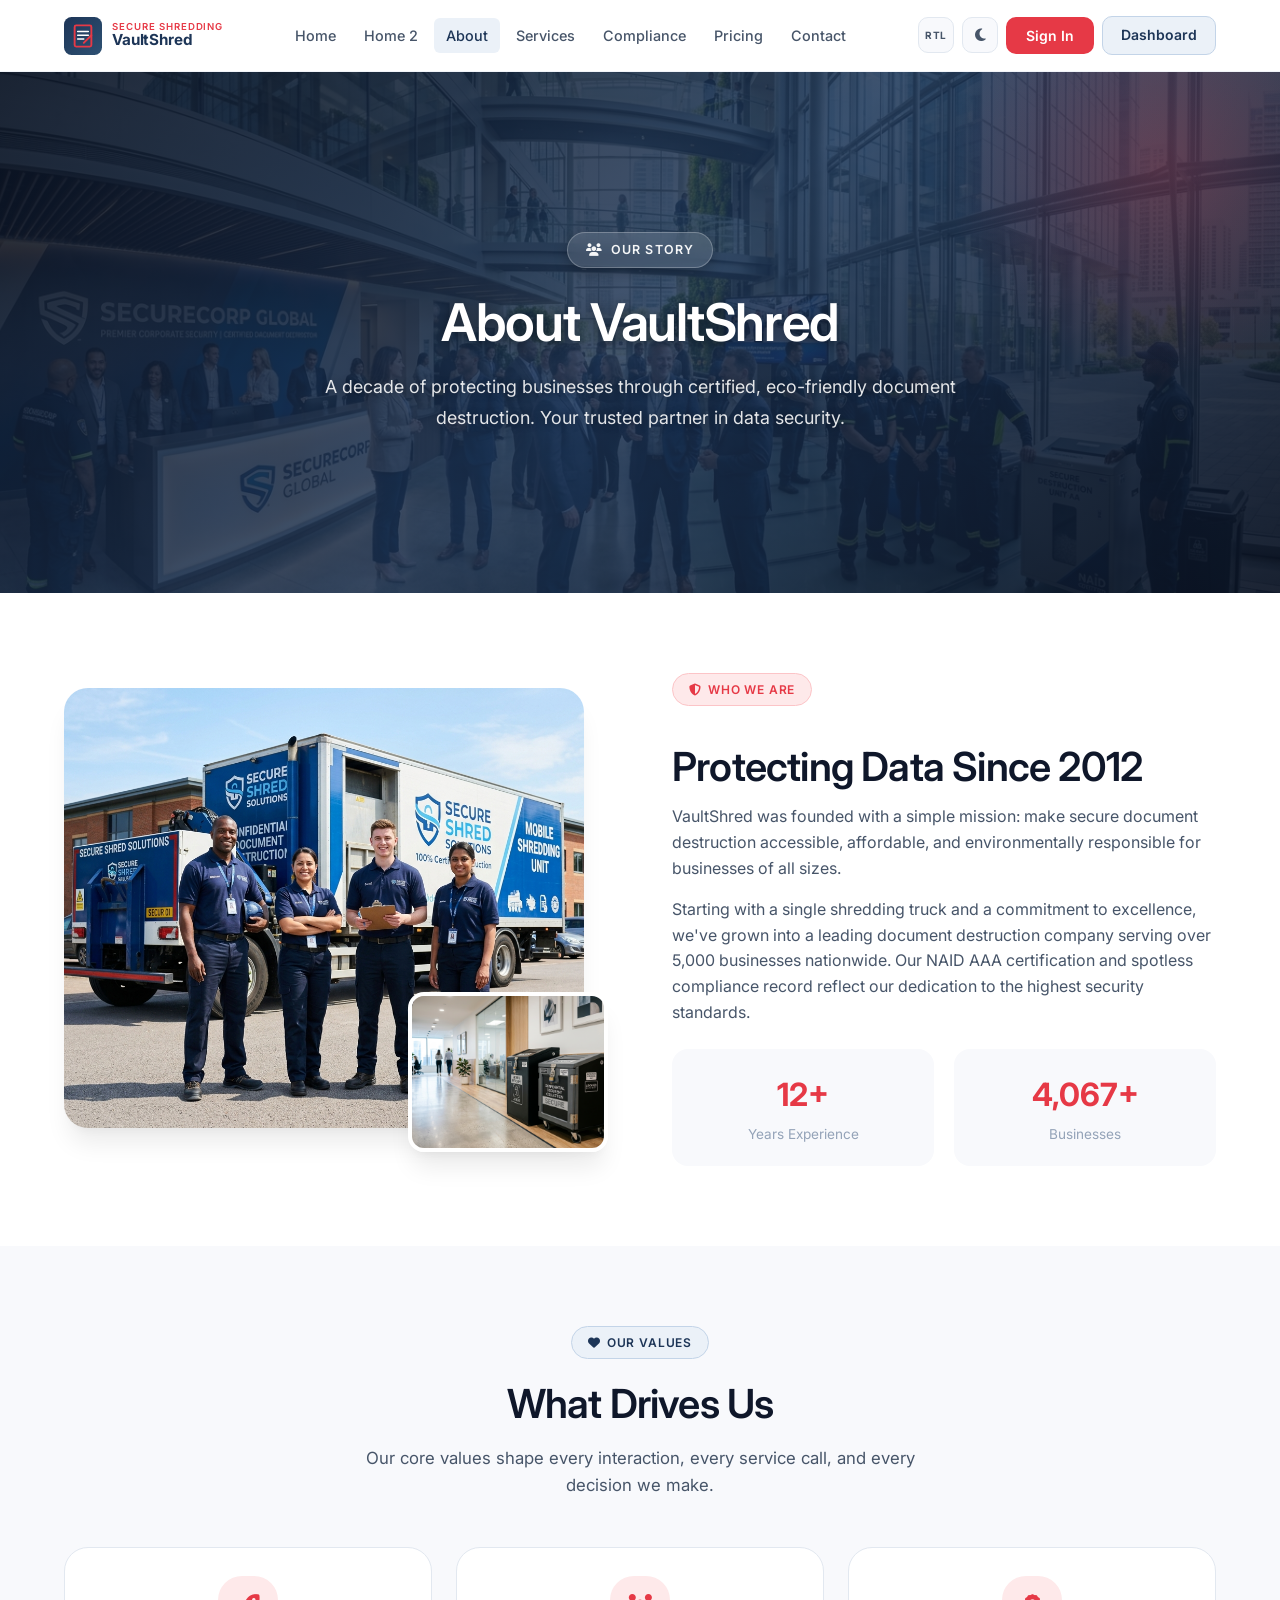
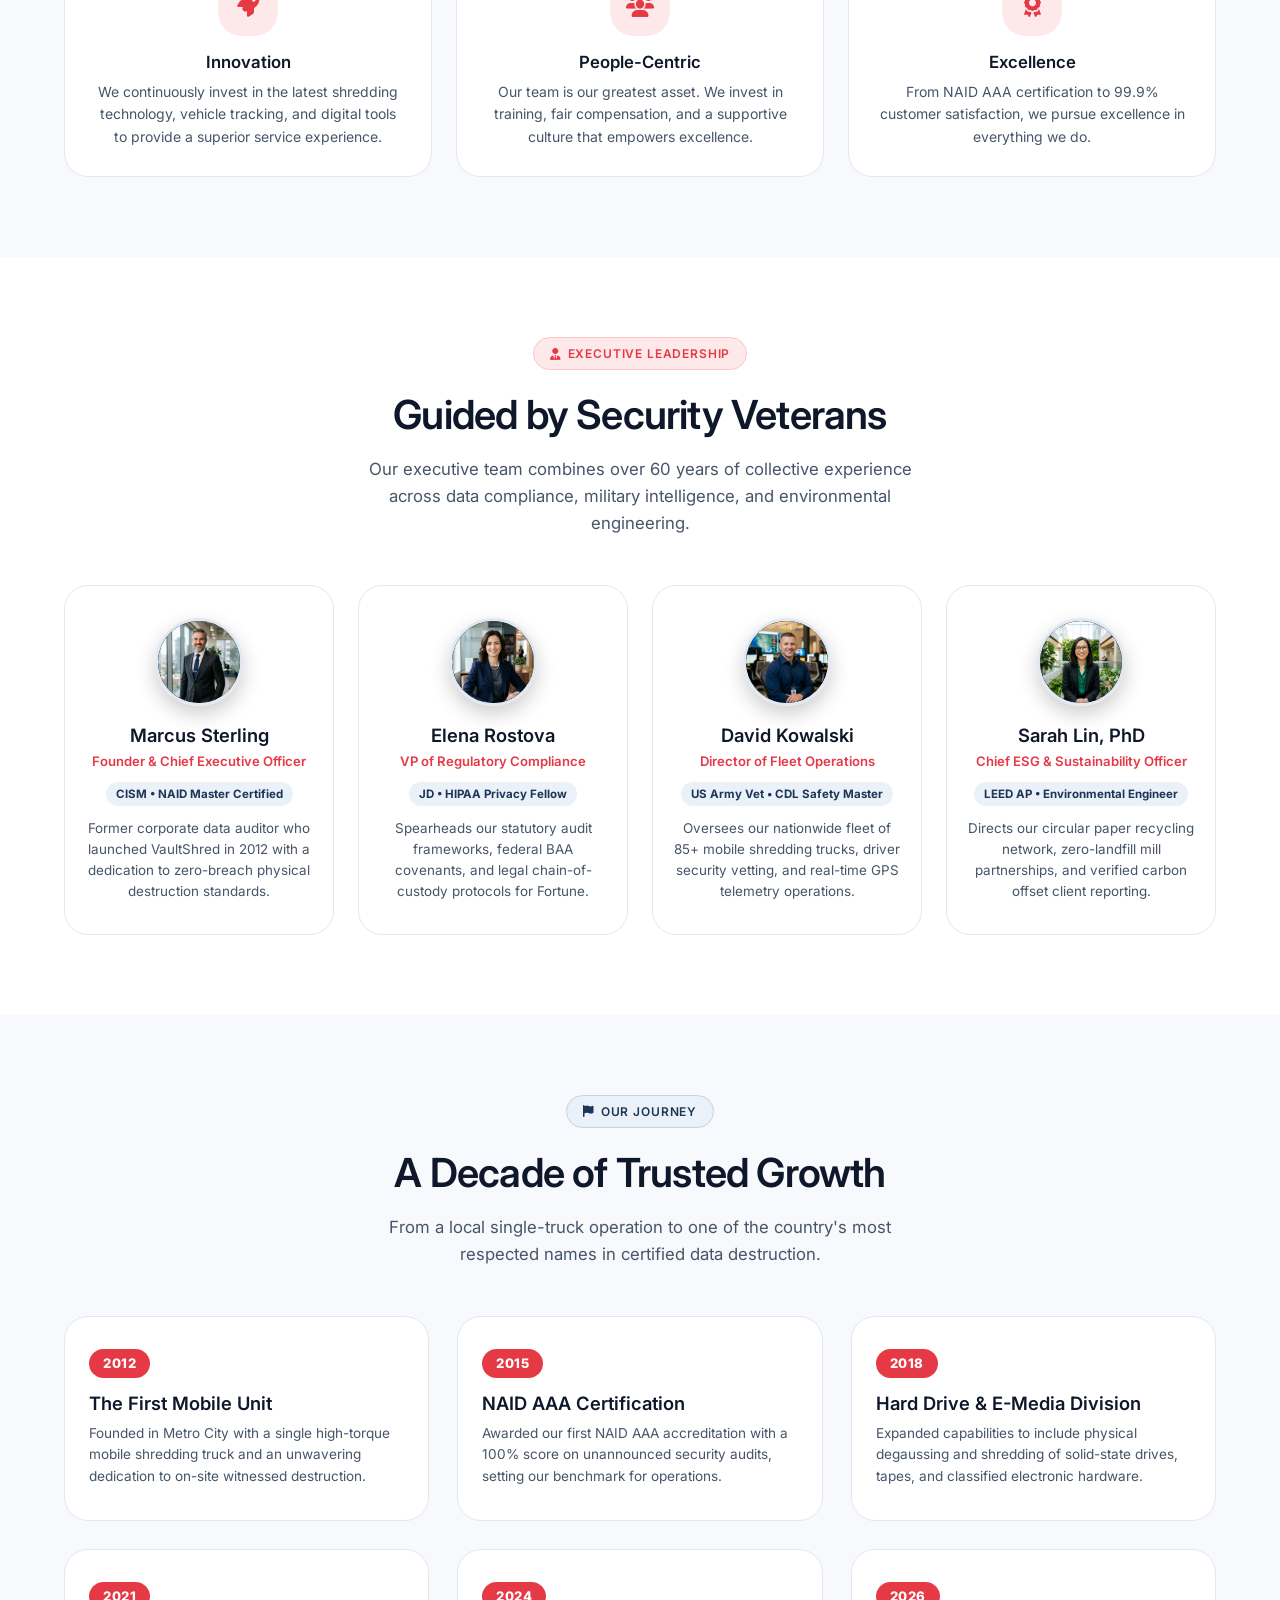
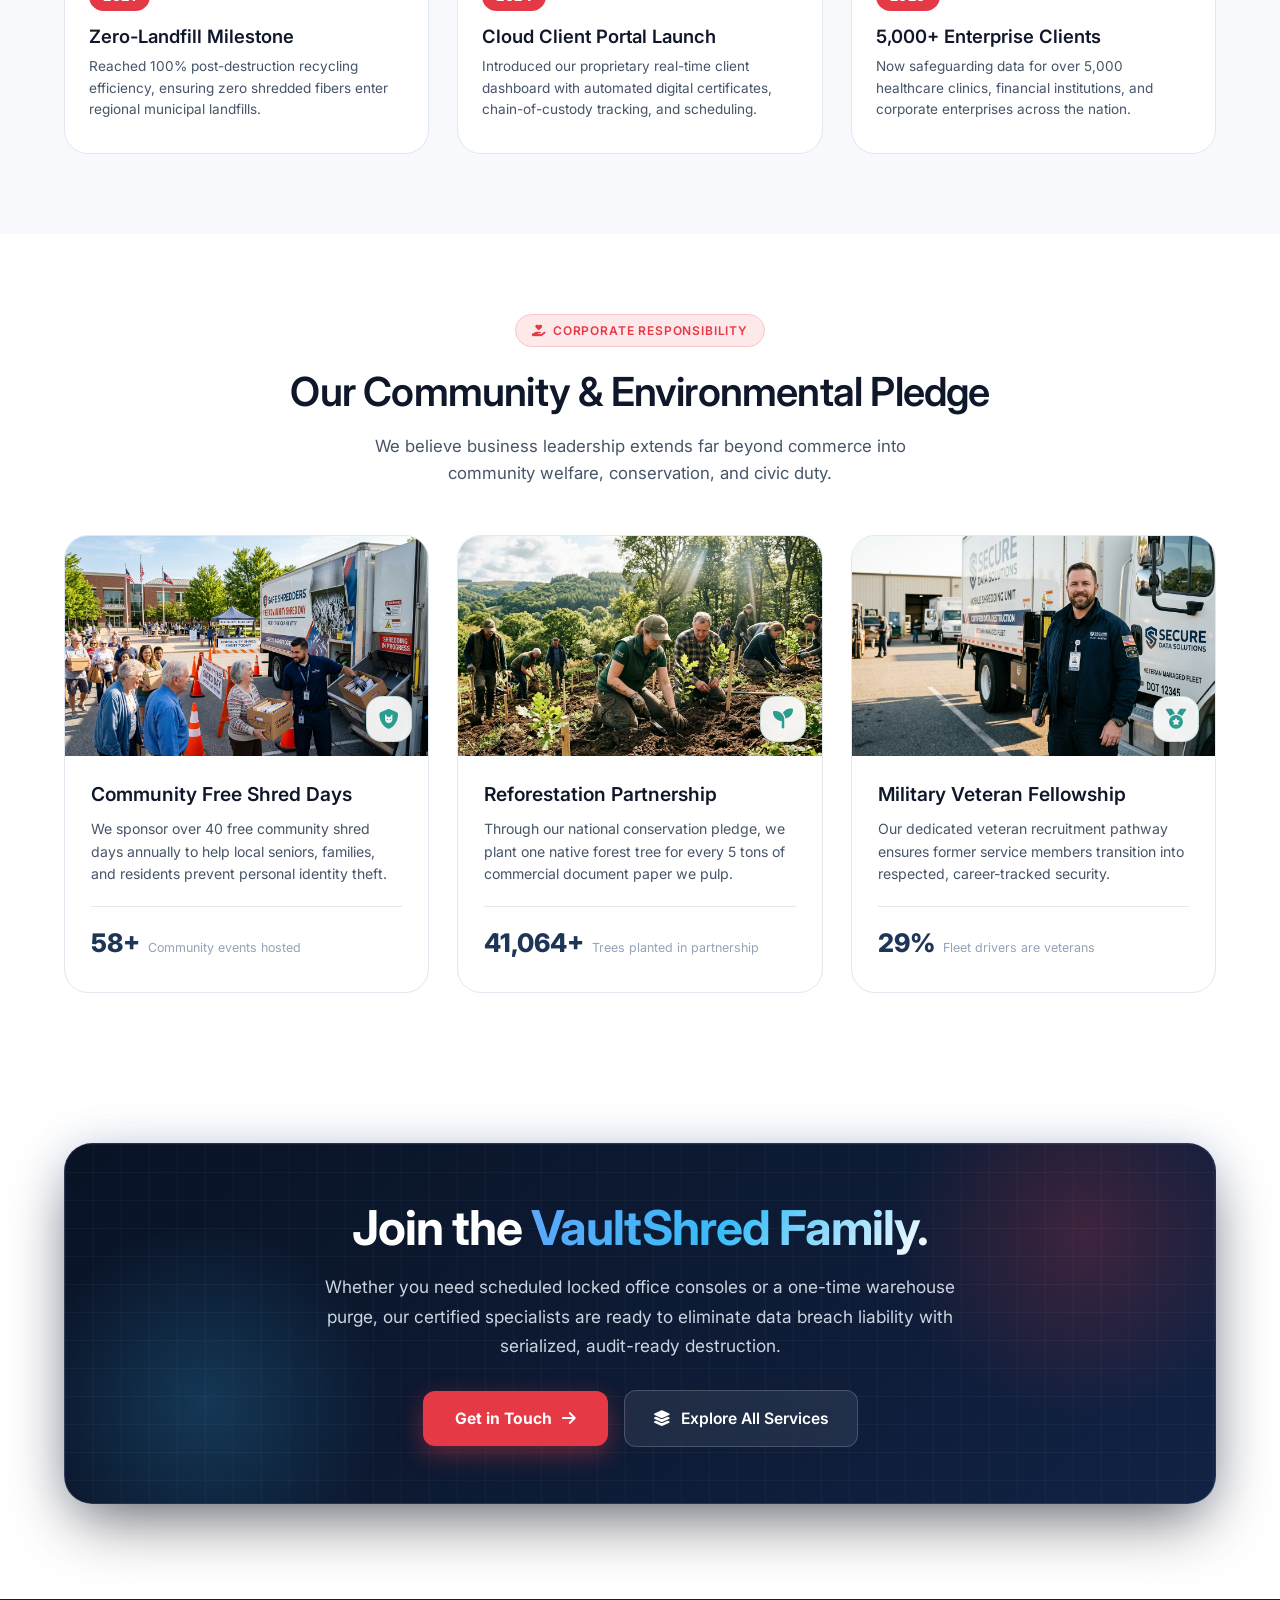
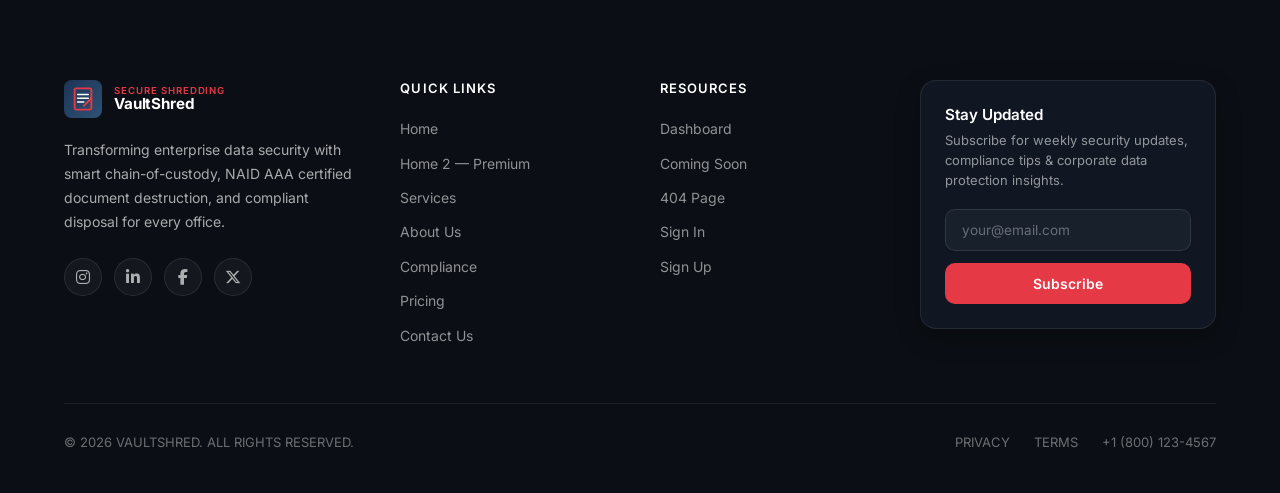
<file: about.html>
<!DOCTYPE html>
<html lang="en" dir="ltr">
<head>
    <meta charset="UTF-8">
    <meta name="viewport" content="width=device-width, initial-scale=1.0">
    <title>About Us — VaultShred Document Shredding</title>
    <meta name="description" content="Learn about VaultShred's mission, values, and team. Over 12 years of trusted document destruction services, serving 5000+ businesses nationwide.">
    <link rel="icon" href="favicon.svg" type="image/svg+xml">
    <link rel="stylesheet" href="https://cdnjs.cloudflare.com/ajax/libs/font-awesome/6.5.1/css/all.min.css">
    <link rel="stylesheet" href="style.css?v=6.6">
</head>
<body>

<div id="navbar-placeholder"></div>

<!-- PAGE HERO -->
<section class="page-hero">
    <div class="page-hero-bg">
        <img src="assets/images/banner-about.jpg" alt="VaultShred Corporate Headquarters and Security Leadership" loading="eager">
    </div>
    <div class="page-hero-overlay"></div>
    <div class="container">
        <span class="page-hero-badge"><i class="fas fa-users"></i> Our Story</span>
        <h1 class="fade-up">About VaultShred</h1>
        <p class="fade-up delay-1">A decade of protecting businesses through certified, eco-friendly document destruction. Your trusted partner in data security.</p>
    </div>
</section>

<!-- ABOUT INTRO -->
<section class="section">
    <div class="container">
        <div class="about-intro-grid">
            <div class="about-img-stack slide-left">
                <img src="assets/images/team.jpg" alt="VaultShred security professionals team" class="about-img-main">
                <img src="assets/images/secure-bins.jpg" alt="Secure collection bins" class="about-img-accent">
            </div>
            <div class="slide-right">
                <span class="section-badge"><i class="fas fa-shield-halved"></i> Who We Are</span>
                <h2 style="margin-top:16px;margin-bottom:12px">Protecting Data Since 2012</h2>
                <p style="margin-bottom:16px">VaultShred was founded with a simple mission: make secure document destruction accessible, affordable, and environmentally responsible for businesses of all sizes.</p>
                <p style="margin-bottom:24px">Starting with a single shredding truck and a commitment to excellence, we've grown into a leading document destruction company serving over 5,000 businesses nationwide. Our NAID AAA certification and spotless compliance record reflect our dedication to the highest security standards.</p>
                <div style="display:grid;grid-template-columns:1fr 1fr;gap:20px">
                    <div style="text-align:center;padding:20px;background:var(--bg-alt);border-radius:var(--radius-lg)">
                        <div style="font-size:2rem;font-weight:700;color:var(--secondary);" data-count="12" data-suffix="+">0</div>
                        <div style="font-size:.85rem;color:var(--text-muted);margin-top:4px">Years Experience</div>
                    </div>
                    <div style="text-align:center;padding:20px;background:var(--bg-alt);border-radius:var(--radius-lg)">
                        <div style="font-size:2rem;font-weight:700;color:var(--secondary);" data-count="5000" data-suffix="+">0</div>
                        <div style="font-size:.85rem;color:var(--text-muted);margin-top:4px">Businesses</div>
                    </div>
                </div>
            </div>
        </div>
    </div>
</section>

<!-- VALUES -->
<section class="section" style="background:var(--bg-alt)">
    <div class="container">
        <div class="section-header fade-up">
            <span class="section-badge-primary"><i class="fas fa-heart"></i> Our Values</span>
            <h2>What Drives Us</h2>
            <p class="section-subtitle">Our core values shape every interaction, every service call, and every decision we make.</p>
        </div>
        <div class="values-grid">
            <div class="value-card fade-up">
                <div class="value-icon"><i class="fas fa-rocket"></i></div>
                <h3>Innovation</h3>
                <p>We continuously invest in the latest shredding technology, vehicle tracking, and digital tools to provide a superior service experience.</p>
            </div>
            <div class="value-card fade-up delay-1">
                <div class="value-icon"><i class="fas fa-users"></i></div>
                <h3>People-Centric</h3>
                <p>Our team is our greatest asset. We invest in training, fair compensation, and a supportive culture that empowers excellence.</p>
            </div>
            <div class="value-card fade-up delay-2">
                <div class="value-icon"><i class="fas fa-award"></i></div>
                <h3>Excellence</h3>
                <p>From NAID AAA certification to 99.9% customer satisfaction, we pursue excellence in everything we do.</p>
            </div>
        </div>
    </div>
</section>


<!-- ============ ABOUT SECTION: LEADERSHIP & SECURITY BOARD ============ -->
<section class="section team-leadership">
    <div class="container">
        <div class="section-header fade-up">
            <span class="section-badge"><i class="fas fa-user-tie"></i> Executive Leadership</span>
            <h2>Guided by Security Veterans</h2>
            <p class="section-subtitle">Our executive team combines over 60 years of collective experience across data compliance, military intelligence, and environmental engineering.</p>
        </div>
        <div class="team-grid">
            <div class="team-card fade-up">
                <div class="team-avatar">
                    <img src="assets/images/team-marcus-sterling.jpg" alt="Marcus Sterling - Founder & Chief Executive Officer" loading="lazy">
                </div>
                <h3>Marcus Sterling</h3>
                <div class="team-role">Founder & Chief Executive Officer</div>
                <span class="team-creds">CISM • NAID Master Certified</span>
                <p class="team-bio">Former corporate data auditor who launched VaultShred in 2012 with a dedication to zero-breach physical destruction standards.</p>
            </div>
            <div class="team-card fade-up delay-1">
                <div class="team-avatar">
                    <img src="assets/images/team-elena-rostova.jpg" alt="Elena Rostova - VP of Regulatory Compliance" loading="lazy">
                </div>
                <h3>Elena Rostova</h3>
                <div class="team-role">VP of Regulatory Compliance</div>
                <span class="team-creds">JD • HIPAA Privacy Fellow</span>
                <p class="team-bio">Spearheads our statutory audit frameworks, federal BAA covenants, and legal chain-of-custody protocols for Fortune.</p>
            </div>
            <div class="team-card fade-up delay-2">
                <div class="team-avatar">
                    <img src="assets/images/team-david-kowalski.jpg" alt="David Kowalski - Director of Fleet Operations" loading="lazy">
                </div>
                <h3>David Kowalski</h3>
                <div class="team-role">Director of Fleet Operations</div>
                <span class="team-creds">US Army Vet • CDL Safety Master</span>
                <p class="team-bio">Oversees our nationwide fleet of 85+ mobile shredding trucks, driver security vetting, and real-time GPS telemetry operations.</p>
            </div>
            <div class="team-card fade-up delay-3">
                <div class="team-avatar">
                    <img src="assets/images/team-sarah-lin.jpg" alt="Sarah Lin, PhD - Chief ESG & Sustainability Officer" loading="lazy">
                </div>
                <h3>Sarah Lin, PhD</h3>
                <div class="team-role">Chief ESG & Sustainability Officer</div>
                <span class="team-creds">LEED AP • Environmental Engineer</span>
                <p class="team-bio">Directs our circular paper recycling network, zero-landfill mill partnerships, and verified carbon offset client reporting.</p>
            </div>
        </div>
    </div>
</section>

<!-- ============ ABOUT SECTION: COMPANY MILESTONES ============ -->
<section class="section company-milestones">
    <div class="container">
        <div class="section-header fade-up">
            <span class="section-badge-primary"><i class="fas fa-flag"></i> Our Journey</span>
            <h2>A Decade of Trusted Growth</h2>
            <p class="section-subtitle">From a local single-truck operation to one of the country's most respected names in certified data destruction.</p>
        </div>
        <div class="milestones-track">
            <div class="milestone-card fade-up">
                <span class="milestone-year">2012</span>
                <h3>The First Mobile Unit</h3>
                <p>Founded in Metro City with a single high-torque mobile shredding truck and an unwavering dedication to on-site witnessed destruction.</p>
            </div>
            <div class="milestone-card fade-up delay-1">
                <span class="milestone-year">2015</span>
                <h3>NAID AAA Certification</h3>
                <p>Awarded our first NAID AAA accreditation with a 100% score on unannounced security audits, setting our benchmark for operations.</p>
            </div>
            <div class="milestone-card fade-up delay-2">
                <span class="milestone-year">2018</span>
                <h3>Hard Drive & E-Media Division</h3>
                <p>Expanded capabilities to include physical degaussing and shredding of solid-state drives, tapes, and classified electronic hardware.</p>
            </div>
            <div class="milestone-card fade-up">
                <span class="milestone-year">2021</span>
                <h3>Zero-Landfill Milestone</h3>
                <p>Reached 100% post-destruction recycling efficiency, ensuring zero shredded fibers enter regional municipal landfills.</p>
            </div>
            <div class="milestone-card fade-up delay-1">
                <span class="milestone-year">2024</span>
                <h3>Cloud Client Portal Launch</h3>
                <p>Introduced our proprietary real-time client dashboard with automated digital certificates, chain-of-custody tracking, and scheduling.</p>
            </div>
            <div class="milestone-card fade-up delay-2">
                <span class="milestone-year">2026</span>
                <h3>5,000+ Enterprise Clients</h3>
                <p>Now safeguarding data for over 5,000 healthcare clinics, financial institutions, and corporate enterprises across the nation.</p>
            </div>
        </div>
    </div>
</section>

<!-- ============ ABOUT SECTION: CSR & SUSTAINABILITY PLEDGE ============ -->
<section class="section csr-pledge">
    <div class="container">
        <div class="section-header fade-up">
            <span class="section-badge"><i class="fas fa-hand-holding-heart"></i> Corporate Responsibility</span>
            <h2>Our Community & Environmental Pledge</h2>
            <p class="section-subtitle">We believe business leadership extends far beyond commerce into community welfare, conservation, and civic duty.</p>
        </div>
        <div class="csr-grid">
            <div class="csr-card fade-up">
                <div class="csr-img-wrap">
                    <img src="assets/images/csr-community-shred.jpg" alt="Community Free Shred Days" loading="lazy">
                    <div class="csr-icon-badge"><i class="fas fa-shield-cat"></i></div>
                </div>
                <div class="csr-body">
                    <h3>Community Free Shred Days</h3>
                    <p>We sponsor over 40 free community shred days annually to help local seniors, families, and residents prevent personal identity theft.</p>
                    <div class="csr-stat">
                        <strong data-count="120" data-suffix="+">0</strong>
                        <span>Community events hosted</span>
                    </div>
                </div>
            </div>
            <div class="csr-card fade-up delay-1">
                <div class="csr-img-wrap">
                    <img src="assets/images/csr-reforestation.jpg" alt="Reforestation Partnership" loading="lazy">
                    <div class="csr-icon-badge"><i class="fas fa-seedling"></i></div>
                </div>
                <div class="csr-body">
                    <h3>Reforestation Partnership</h3>
                    <p>Through our national conservation pledge, we plant one native forest tree for every 5 tons of commercial document paper we pulp.</p>
                    <div class="csr-stat">
                        <strong data-count="85000" data-suffix="+">0</strong>
                        <span>Trees planted in partnership</span>
                    </div>
                </div>
            </div>
            <div class="csr-card fade-up delay-2">
                <div class="csr-img-wrap">
                    <img src="assets/images/csr-veteran-fellowship.jpg" alt="Military Veteran Fellowship" loading="lazy">
                    <div class="csr-icon-badge"><i class="fas fa-medal"></i></div>
                </div>
                <div class="csr-body">
                    <h3>Military Veteran Fellowship</h3>
                    <p>Our dedicated veteran recruitment pathway ensures former service members transition into respected, career-tracked security.</p>
                    <div class="csr-stat">
                        <strong data-count="42" data-suffix="%">0</strong>
                        <span>Fleet drivers are veterans</span>
                    </div>
                </div>
            </div>
        </div>
    </div>
</section>

<!-- ============ REDESIGNED ENTERPRISE CTA ============ -->
<section class="cta-section cta-command-section">
    <div class="container">
        <div class="cta-command-card fade-up">
            <!-- Ambient Glowing Lighting Highlights -->
            <div class="cta-ambient-glow cta-glow-crimson"></div>
            <div class="cta-ambient-glow cta-glow-cyan"></div>
            <div class="cta-ambient-grid"></div>

            <div class="cta-command-content">
                <!-- Main Heading -->
                <h2 class="cta-command-title">
                    Join the <span class="cta-gradient-text">VaultShred Family.</span>
                </h2>

                <!-- Subtitle -->
                <p class="cta-command-desc">
                    Whether you need scheduled locked office consoles or a one-time warehouse purge, our certified specialists are ready to eliminate data breach liability with serialized, audit-ready destruction.
                </p>

                <!-- Actions Cluster -->
                <div class="cta-command-actions">
                    <a href="contact.html" class="cta-btn-primary">
                        <span>Get in Touch</span>
                        <i class="fas fa-arrow-right"></i>
                    </a>
                    <a href="services.html" class="cta-btn-secondary">
                        <i class="fas fa-layer-group"></i>
                        <span>Explore All Services</span>
                    </a>
                </div>
            </div>
        </div>
    </div>
</section>

<div id="footer-placeholder"></div>

<script src="components.js"></script>
</body>
</html>
</file>
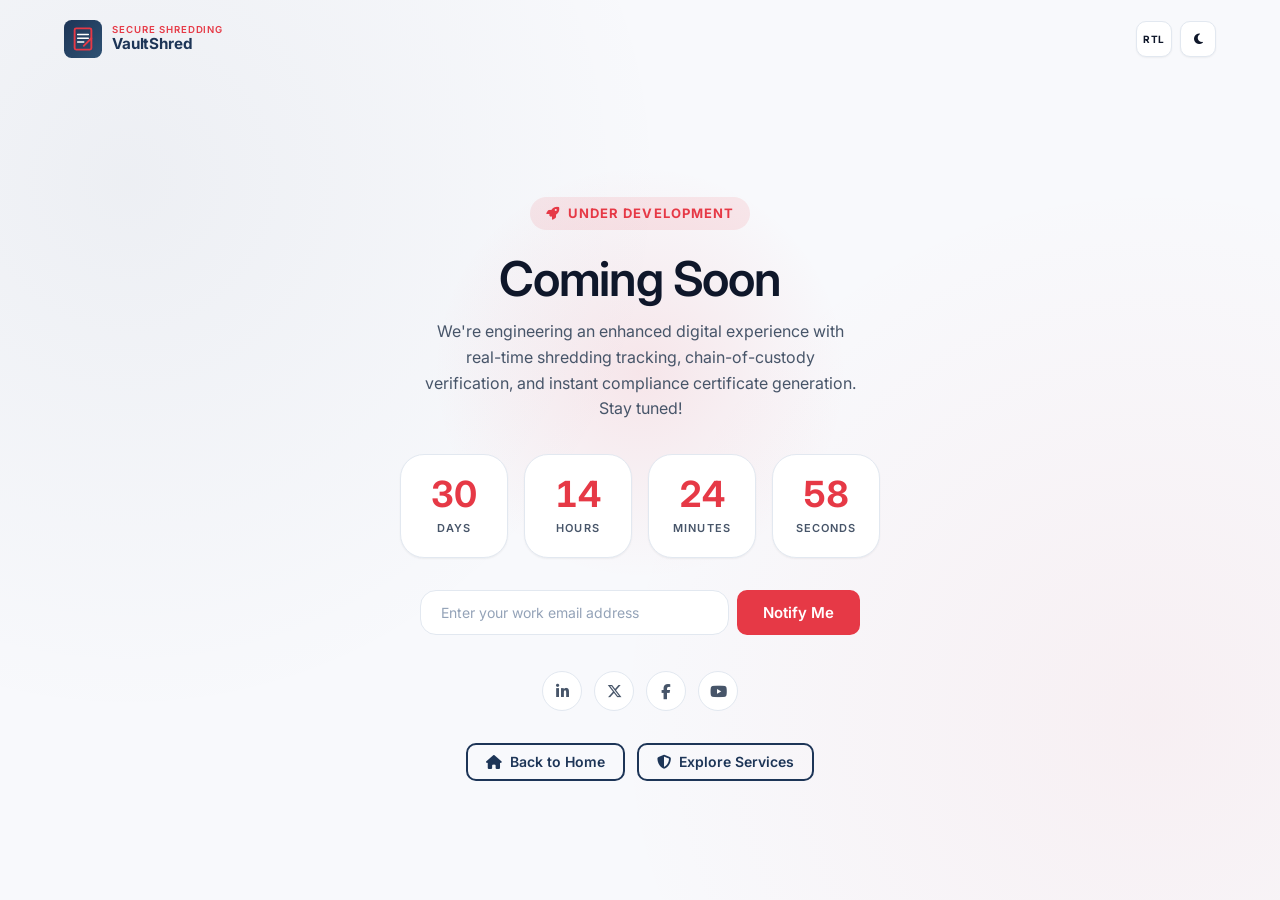
<file: coming-soon.html>
<!DOCTYPE html>
<html lang="en" dir="ltr" id="root-html">
<head>
    <meta charset="UTF-8">
    <meta name="viewport" content="width=device-width, initial-scale=1.0">
    <title>Coming Soon | VaultShred — Document Shredding & Destruction</title>
    <meta name="description" content="We're crafting something exciting for you. Subscribe to get early access and notifications when this page launches.">
    <link rel="icon" href="favicon.svg" type="image/svg+xml">
    <link rel="stylesheet" href="https://cdnjs.cloudflare.com/ajax/libs/font-awesome/6.5.1/css/all.min.css">
    <link rel="stylesheet" href="style.css?v=8.0">
    <script>
        (function() {
            try {
                if (localStorage.getItem('vs-dark') === '1') {
                    document.documentElement.classList.add('dark');
                } else if (localStorage.getItem('vs-dark') === '0') {
                    document.documentElement.classList.remove('dark');
                }
                if (localStorage.getItem('vs-rtl') === '1') {
                    document.documentElement.setAttribute('dir', 'rtl');
                }
            } catch (e) {}
        })();
    </script>
</head>
<body class="fullscreen-page">

<!-- Top Bar -->
<header class="fullscreen-topbar">
    <a href="index.html" class="nav-logo" aria-label="VaultShred Home">
        <svg width="38" height="38" viewBox="0 0 100 100" fill="none" xmlns="http://www.w3.org/2000/svg">
            <defs><linearGradient id="logoBg" x1="0%" y1="0%" x2="100%" y2="100%"><stop offset="0%" stop-color="#1D3557"/><stop offset="100%" stop-color="#2E5173"/></linearGradient></defs>
            <rect width="100" height="100" rx="20" fill="url(#logoBg)"/>
            <rect x="28" y="22" width="44" height="56" rx="4" fill="none" stroke="#E63946" stroke-width="5"/>
            <path d="M36 38 L64 38 M36 48 L64 48 M36 58 L52 58" stroke="white" stroke-width="4" stroke-linecap="round"/>
            <path d="M52 68 L72 48" stroke="#E63946" stroke-width="5" stroke-linecap="round"/>
        </svg>
        <span class="nav-logo-text">
            <span class="brand-top">Secure Shredding</span>
            <span class="brand-bottom">VaultShred</span>
        </span>
    </a>
    <div style="display:flex;gap:0.5rem;align-items:center;">
        <button onclick="toggleDir()" class="auth-toggle-btn" id="rtlToggleNav" aria-label="Toggle layout direction / RTL" title="Toggle Direction">
            <span class="dir-indicator dir-label" style="font-size:0.625rem;font-weight:700;">LTR</span>
        </button>
        <button onclick="toggleTheme()" class="auth-toggle-btn" id="darkToggleNav" aria-label="Toggle dark mode" title="Toggle Theme">
            <i class="fas fa-moon"></i>
        </button>
    </div>
</header>

<!-- Content -->
<main class="fullscreen-content">
    <div style="position:relative;max-width:540px;width:100%;margin:0 auto;">
        <!-- Ambient radial glow -->
        <div style="position:absolute;top:30%;left:50%;transform:translate(-50%,-50%);width:min(450px, 90vw);height:min(450px, 90vw);background:radial-gradient(circle,rgba(230,57,70,0.1),transparent 65%);border-radius:50%;pointer-events:none;"></div>

        <div style="position:relative;z-index:2;">
            <div class="coming-badge">
                <i class="fas fa-rocket"></i> Under Development
            </div>
            <h1 class="coming-title">Coming Soon</h1>
            <p class="coming-desc">
                We're engineering an enhanced digital experience with real-time shredding tracking, chain-of-custody verification, and instant compliance certificate generation. Stay tuned!
            </p>

            <!-- Countdown (Matching Reference 4-column layout) -->
            <div class="countdown-grid" id="countdown" aria-label="Launch countdown timer">
                <div class="countdown-item">
                    <div class="countdown-value" id="cd-days">30</div>
                    <div class="countdown-label">Days</div>
                </div>
                <div class="countdown-item">
                    <div class="countdown-value" id="cd-hours">14</div>
                    <div class="countdown-label">Hours</div>
                </div>
                <div class="countdown-item">
                    <div class="countdown-value" id="cd-mins">25</div>
                    <div class="countdown-label">Minutes</div>
                </div>
                <div class="countdown-item">
                    <div class="countdown-value" id="cd-secs">00</div>
                    <div class="countdown-label">Seconds</div>
                </div>
            </div>

            <!-- Subscribe Form (Responsive Stacking on mobile) -->
            <form class="subscribe-form coming-soon-form" onsubmit="event.preventDefault(); alert('Subscribed! We will notify you when this page launches.'); this.reset();">
                <input type="email" placeholder="Enter your work email address" aria-label="Email address for notifications" required>
                <button type="submit" class="btn btn-primary">Notify Me</button>
            </form>

            <!-- Social Links (Circular buttons matching reference) -->
            <div class="coming-socials">
                <a href="https://linkedin.com" target="_blank" rel="noopener" class="coming-social-link" aria-label="LinkedIn" title="LinkedIn"><i class="fab fa-linkedin-in"></i></a>
                <a href="https://twitter.com" target="_blank" rel="noopener" class="coming-social-link" aria-label="X / Twitter" title="X / Twitter"><i class="fab fa-x-twitter"></i></a>
                <a href="https://facebook.com" target="_blank" rel="noopener" class="coming-social-link" aria-label="Facebook" title="Facebook"><i class="fab fa-facebook-f"></i></a>
                <a href="https://youtube.com" target="_blank" rel="noopener" class="coming-social-link" aria-label="YouTube" title="YouTube"><i class="fab fa-youtube"></i></a>
            </div>

            <!-- Quick Action Links -->
            <div style="display:flex;gap:0.75rem;justify-content:center;margin-top:2rem;flex-wrap:wrap;">
                <a href="index.html" class="btn btn-secondary btn-sm"><i class="fas fa-home"></i> Back to Home</a>
                <a href="services.html" class="btn btn-secondary btn-sm"><i class="fas fa-shield-halved"></i> Explore Services</a>
            </div>
        </div>
    </div>
</main>

<script src="components.js"></script>
</body>
</html>
</file>
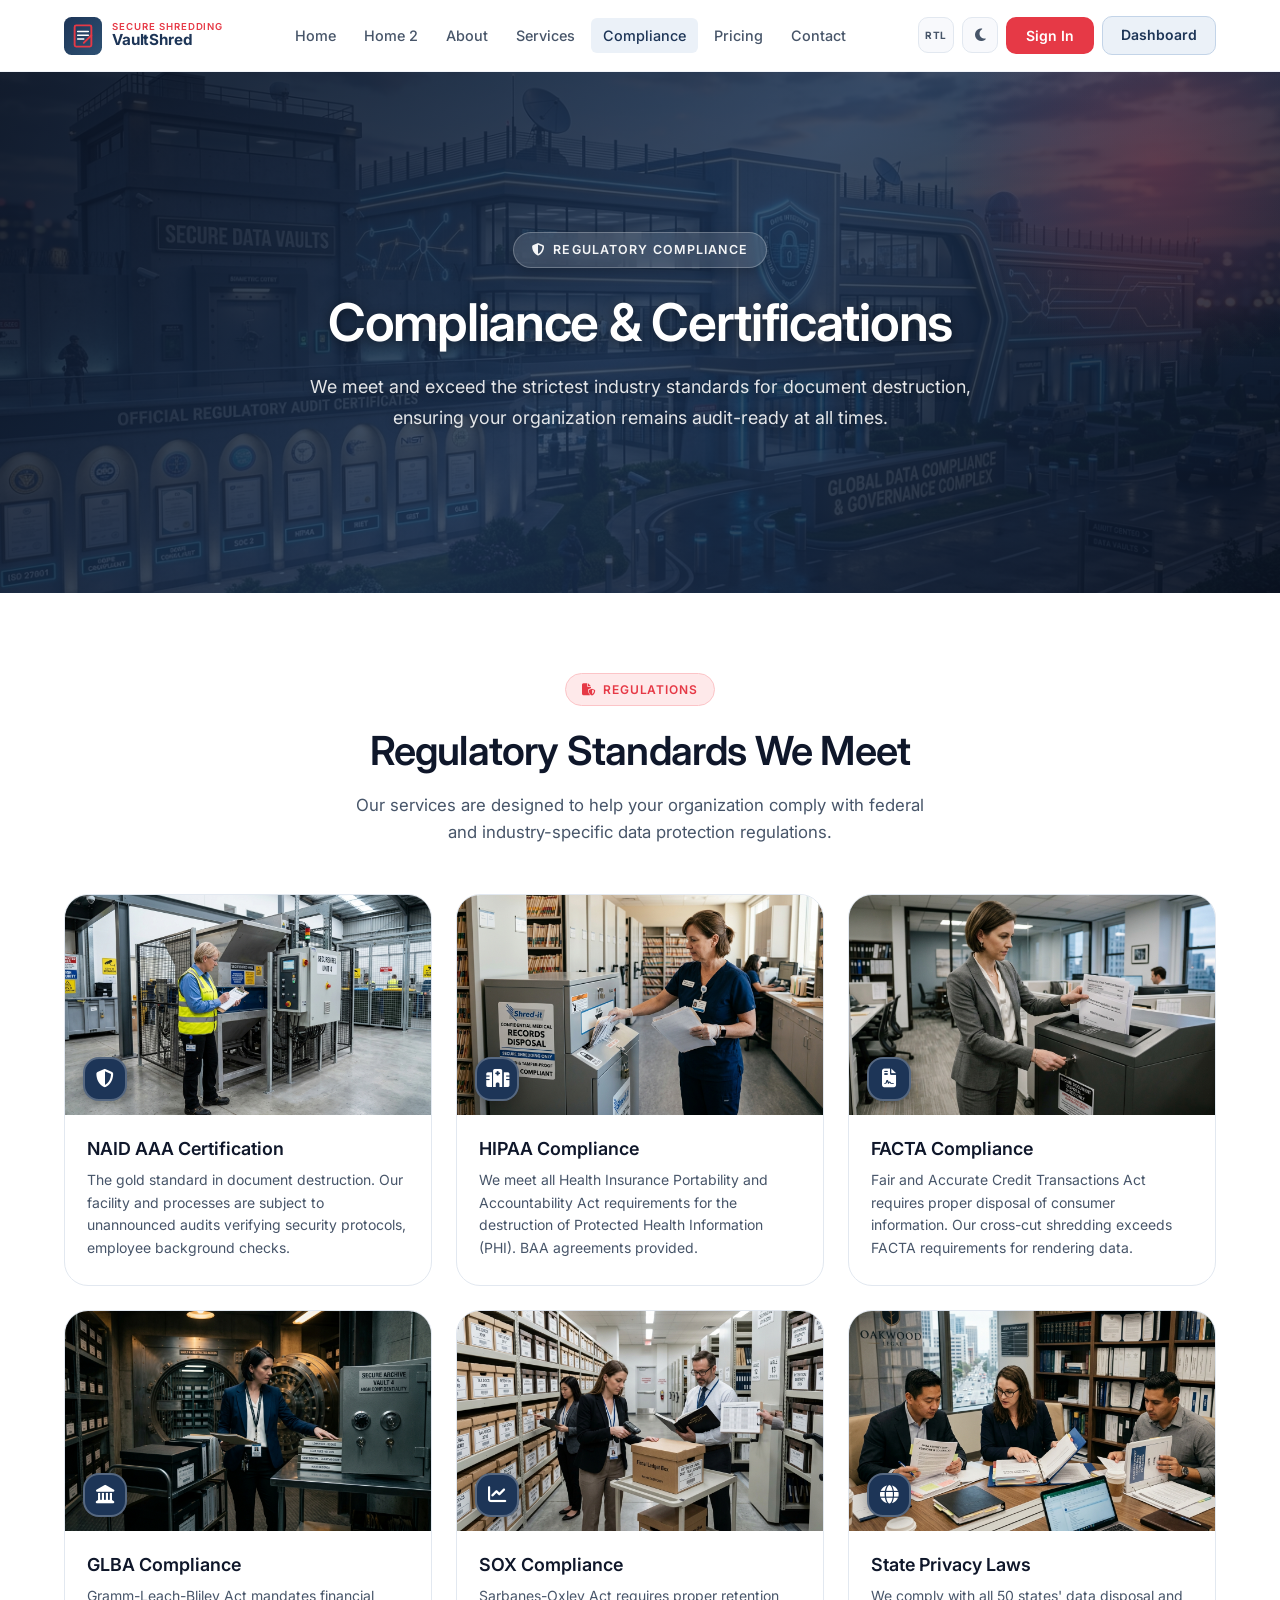
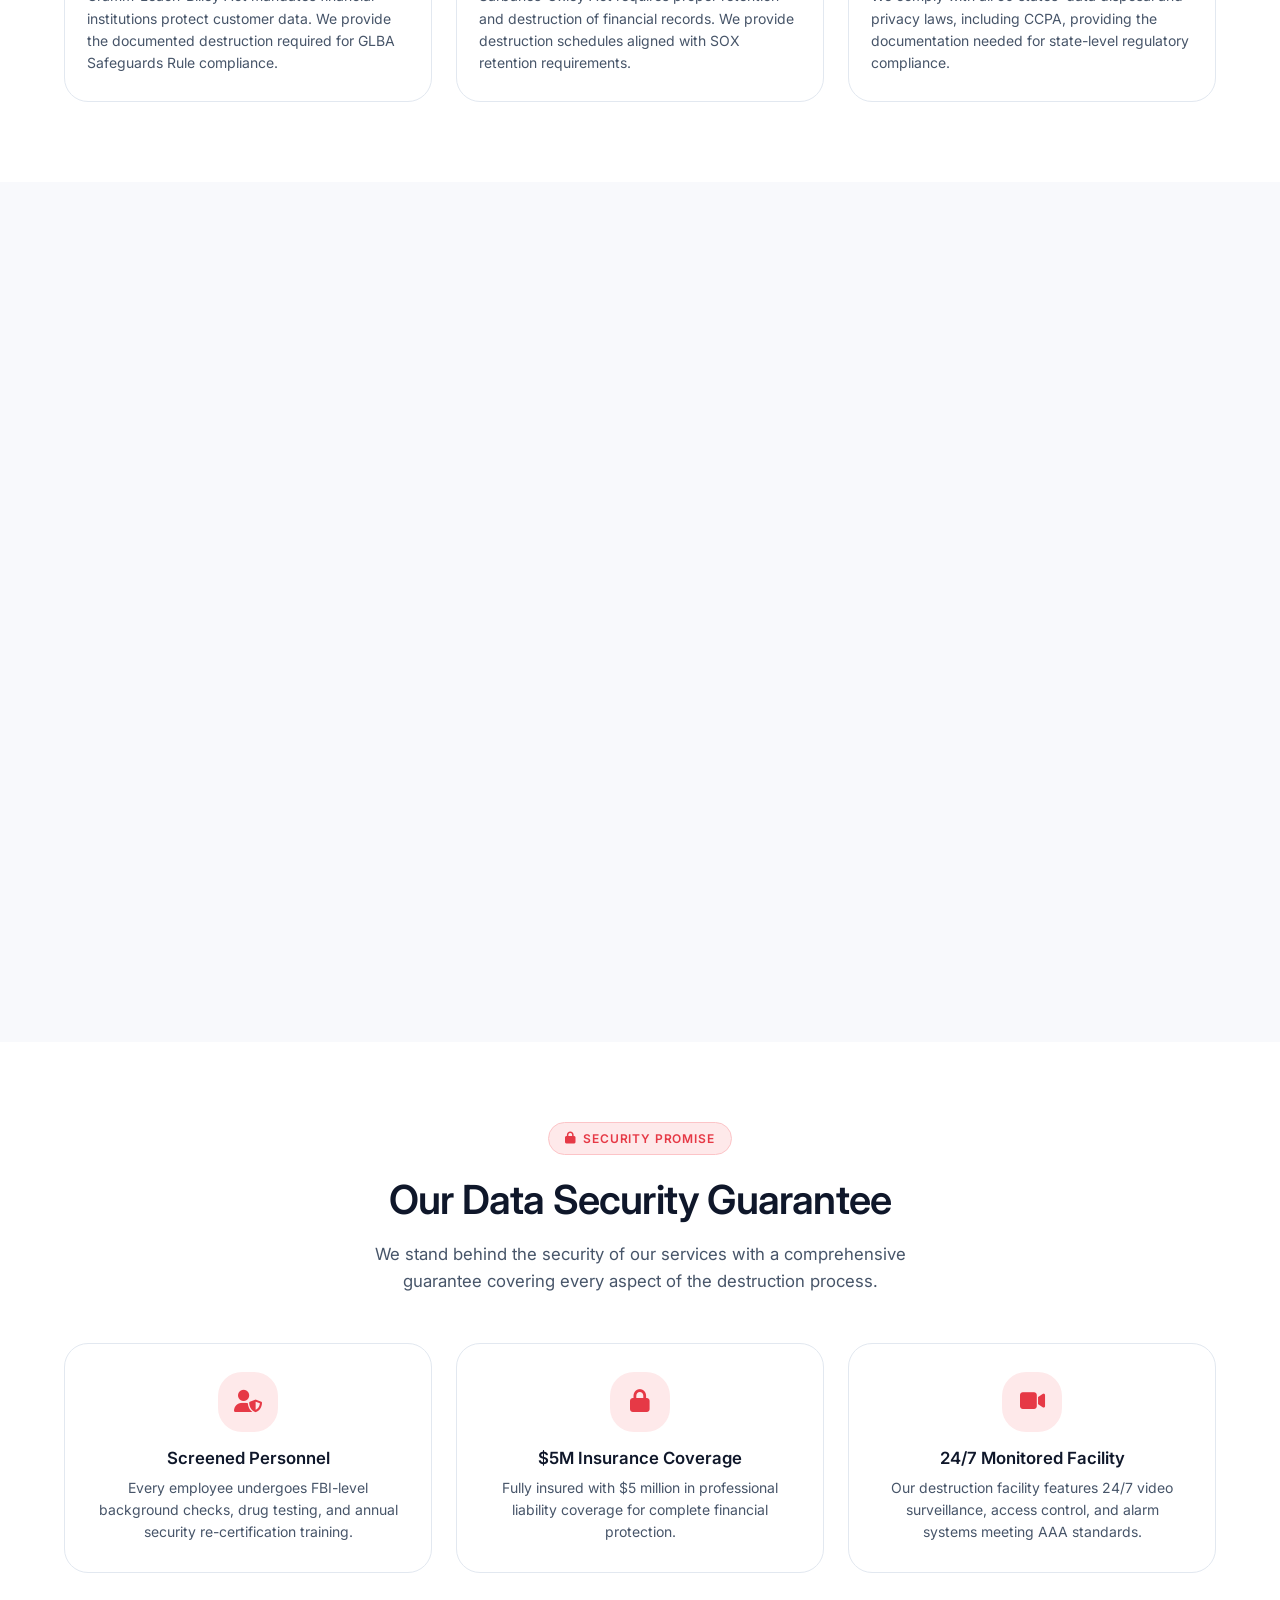
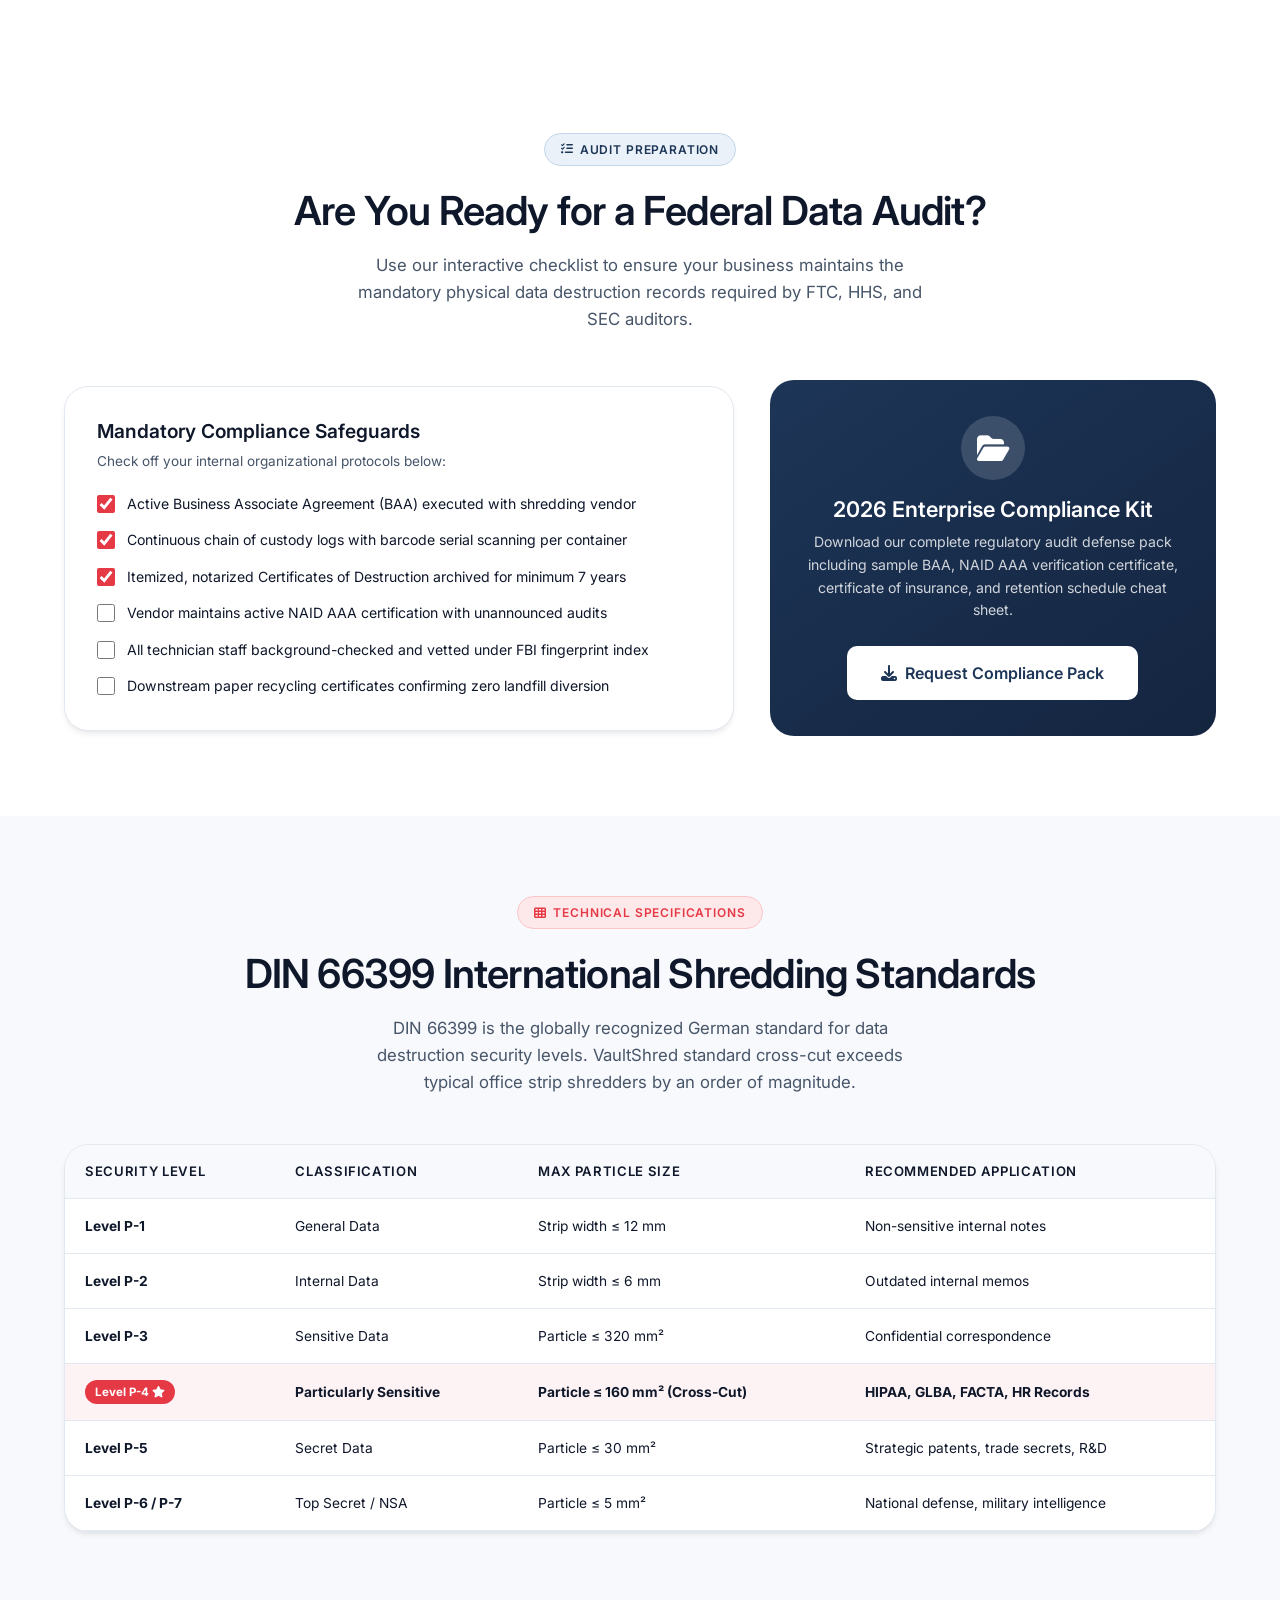
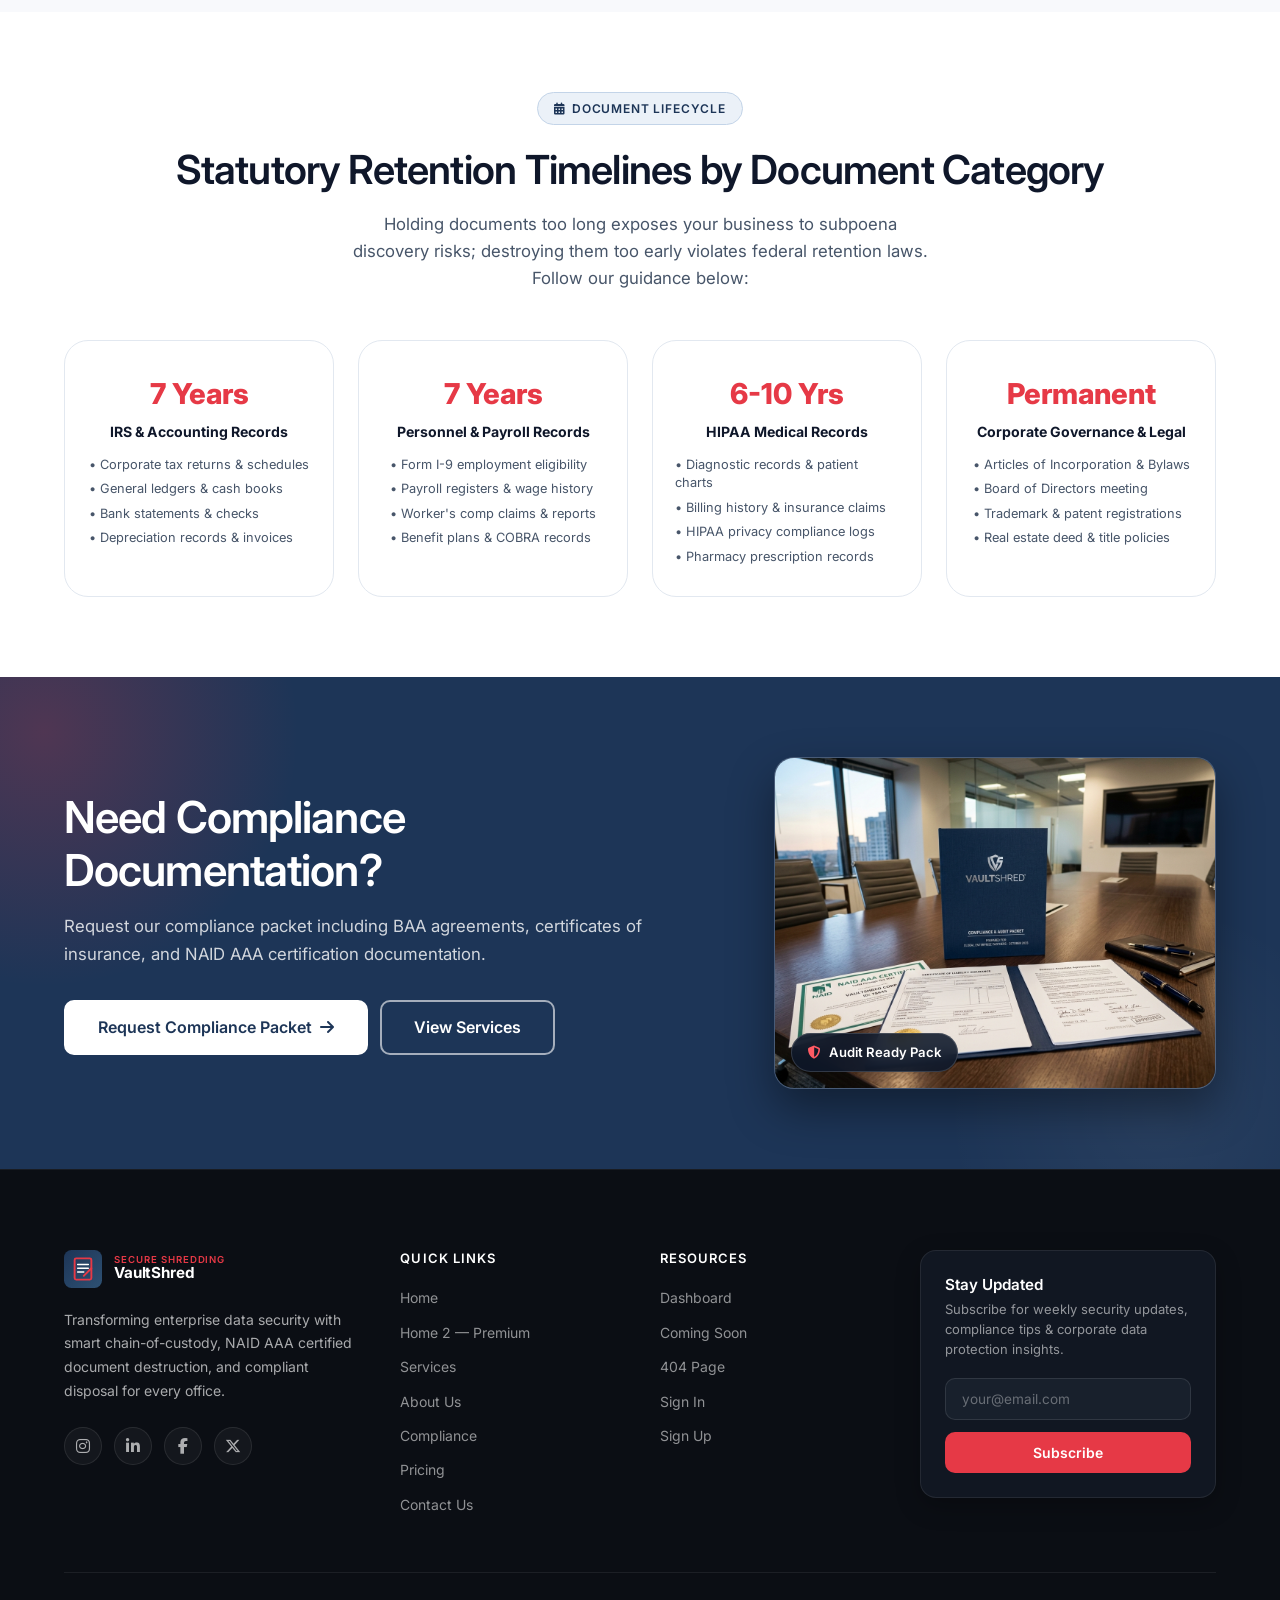
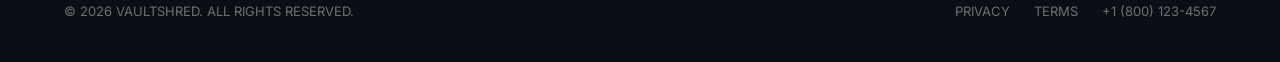
<file: compliance.html>
<!DOCTYPE html>
<html lang="en" dir="ltr">
<head>
    <meta charset="UTF-8">
    <meta name="viewport" content="width=device-width, initial-scale=1.0">
    <title>Compliance & Certifications — VaultShred</title>
    <meta name="description" content="VaultShred meets the highest data destruction standards: NAID AAA, HIPAA, FACTA, GLBA, SOX compliance. Full chain of custody documentation.">
    <link rel="icon" href="favicon.svg" type="image/svg+xml">
    <link rel="stylesheet" href="https://cdnjs.cloudflare.com/ajax/libs/font-awesome/6.5.1/css/all.min.css">
    <link rel="stylesheet" href="style.css?v=7.7">
</head>
<body>

<div id="navbar-placeholder"></div>

<!-- PAGE HERO -->
<section class="page-hero">
    <div class="page-hero-bg">
        <img src="assets/images/banner-compliance.jpg" alt="VaultShred Compliance & Regulatory Accreditation Center" loading="eager">
    </div>
    <div class="page-hero-overlay"></div>
    <div class="container">
        <span class="page-hero-badge"><i class="fas fa-shield-halved"></i> Regulatory Compliance</span>
        <h1 class="fade-up">Compliance & Certifications</h1>
        <p class="fade-up delay-1">We meet and exceed the strictest industry standards for document destruction, ensuring your organization remains audit-ready at all times.</p>
    </div>
</section>

<!-- REGULATIONS GRID -->
<section class="section">
    <div class="container">
        <div class="section-header fade-up">
            <span class="section-badge"><i class="fas fa-file-shield"></i> Regulations</span>
            <h2>Regulatory Standards We Meet</h2>
            <p class="section-subtitle">Our services are designed to help your organization comply with federal and industry-specific data protection regulations.</p>
        </div>
        <div class="compliance-regs-grid">
            <div class="compliance-card fade-up">
                <div class="compliance-img-wrap">
                    <img src="assets/images/compliance-naid.jpg" alt="NAID AAA Certified document destruction facility audit" class="compliance-img" loading="lazy">
                    <div class="compliance-icon-badge"><i class="fas fa-shield-halved"></i></div>
                </div>
                <div class="compliance-body">
                    <h3>NAID AAA Certification</h3>
                    <p>The gold standard in document destruction. Our facility and processes are subject to unannounced audits verifying security protocols, employee background checks.</p>
                </div>
            </div>
            <div class="compliance-card fade-up delay-1">
                <div class="compliance-img-wrap">
                    <img src="assets/images/compliance-hipaa.jpg" alt="HIPAA compliant healthcare and patient records disposal" class="compliance-img" loading="lazy">
                    <div class="compliance-icon-badge"><i class="fas fa-hospital"></i></div>
                </div>
                <div class="compliance-body">
                    <h3>HIPAA Compliance</h3>
                    <p>We meet all Health Insurance Portability and Accountability Act requirements for the destruction of Protected Health Information (PHI). BAA agreements provided.</p>
                </div>
            </div>
            <div class="compliance-card fade-up delay-2">
                <div class="compliance-img-wrap">
                    <img src="assets/images/compliance-facta.jpg" alt="FACTA compliant consumer financial records disposal" class="compliance-img" loading="lazy">
                    <div class="compliance-icon-badge"><i class="fas fa-file-contract"></i></div>
                </div>
                <div class="compliance-body">
                    <h3>FACTA Compliance</h3>
                    <p>Fair and Accurate Credit Transactions Act requires proper disposal of consumer information. Our cross-cut shredding exceeds FACTA requirements for rendering data.</p>
                </div>
            </div>
            <div class="compliance-card fade-up">
                <div class="compliance-img-wrap">
                    <img src="assets/images/compliance-glba.jpg" alt="GLBA banking and financial institution customer data safeguard" class="compliance-img" loading="lazy">
                    <div class="compliance-icon-badge"><i class="fas fa-landmark"></i></div>
                </div>
                <div class="compliance-body">
                    <h3>GLBA Compliance</h3>
                    <p>Gramm-Leach-Bliley Act mandates financial institutions protect customer data. We provide the documented destruction required for GLBA Safeguards Rule compliance.</p>
                </div>
            </div>
            <div class="compliance-card fade-up delay-1">
                <div class="compliance-img-wrap">
                    <img src="assets/images/compliance-sox.jpg" alt="Sarbanes-Oxley SOX accounting records audit and retention destruction" class="compliance-img" loading="lazy">
                    <div class="compliance-icon-badge"><i class="fas fa-chart-line"></i></div>
                </div>
                <div class="compliance-body">
                    <h3>SOX Compliance</h3>
                    <p>Sarbanes-Oxley Act requires proper retention and destruction of financial records. We provide destruction schedules aligned with SOX retention requirements.</p>
                </div>
            </div>
            <div class="compliance-card fade-up delay-2">
                <div class="compliance-img-wrap">
                    <img src="assets/images/compliance-state.jpg" alt="State privacy laws and CCPA regulatory compliance" class="compliance-img" loading="lazy">
                    <div class="compliance-icon-badge"><i class="fas fa-globe"></i></div>
                </div>
                <div class="compliance-body">
                    <h3>State Privacy Laws</h3>
                    <p>We comply with all 50 states' data disposal and privacy laws, including CCPA, providing the documentation needed for state-level regulatory compliance.</p>
                </div>
            </div>
        </div>
    </div>
</section>

<!-- CHAIN OF CUSTODY -->
<section class="section" style="background:var(--bg-alt)">
    <div class="container">
        <div class="process-compliance-grid">
            <div class="slide-left">
                <span class="section-badge-primary"><i class="fas fa-link"></i> Chain of Custody</span>
                <h2 style="margin-top:16px;margin-bottom:12px">Documented Every Step</h2>
                <p>Our meticulous chain of custody ensures every document is tracked from collection to destruction, providing an audit-proof trail for your compliance records.</p>
                <div class="chain-custody-list">
                    <div class="chain-step">
                        <div class="chain-step-num">1</div>
                        <div class="chain-step-content">
                            <h4>Secure Collection</h4>
                            <p>Documents placed in tamper-proof locked bins. Bin serial numbers logged and tracked.</p>
                        </div>
                    </div>
                    <div class="chain-step">
                        <div class="chain-step-num">2</div>
                        <div class="chain-step-content">
                            <h4>Transport & Tracking</h4>
                            <p>GPS-tracked vehicles with real-time monitoring. Every stop logged with timestamps.</p>
                        </div>
                    </div>
                    <div class="chain-step">
                        <div class="chain-step-num">3</div>
                        <div class="chain-step-content">
                            <h4>Certified Destruction</h4>
                            <p>Industrial cross-cut shredding to DIN 66399 Level P-4 or higher. Video-monitored process.</p>
                        </div>
                    </div>
                    <div class="chain-step">
                        <div class="chain-step-num">4</div>
                        <div class="chain-step-content">
                            <h4>Certificate Issued</h4>
                            <p>Detailed Certificate of Destruction with date, time, method, and materials documentation.</p>
                        </div>
                    </div>
                    <div class="chain-step">
                        <div class="chain-step-num">5</div>
                        <div class="chain-step-content">
                            <h4>Eco-Recycling</h4>
                            <p>Shredded materials baled and sent to certified recycling mills. Zero landfill waste.</p>
                        </div>
                    </div>
                </div>
            </div>
            <div class="why-us-img-wrap slide-right">
                <img src="assets/images/certificate.jpg" alt="Certificate of Destruction documentation" class="why-us-img">
                <div class="why-us-badge"><i class="fas fa-file-circle-check" style="margin-right:6px"></i> Certified Process</div>
            </div>
        </div>
    </div>
</section>

<!-- DATA SECURITY GUARANTEE -->
<section class="section">
    <div class="container">
        <div class="section-header fade-up">
            <span class="section-badge"><i class="fas fa-lock"></i> Security Promise</span>
            <h2>Our Data Security Guarantee</h2>
            <p class="section-subtitle">We stand behind the security of our services with a comprehensive guarantee covering every aspect of the destruction process.</p>
        </div>
        <div class="values-grid">
            <div class="value-card fade-up">
                <div class="value-icon"><i class="fas fa-user-shield"></i></div>
                <h3>Screened Personnel</h3>
                <p>Every employee undergoes FBI-level background checks, drug testing, and annual security re-certification training.</p>
            </div>
            <div class="value-card fade-up delay-1">
                <div class="value-icon"><i class="fas fa-lock"></i></div>
                <h3>$5M Insurance Coverage</h3>
                <p>Fully insured with $5 million in professional liability coverage for complete financial protection.</p>
            </div>
            <div class="value-card fade-up delay-2">
                <div class="value-icon"><i class="fas fa-video"></i></div>
                <h3>24/7 Monitored Facility</h3>
                <p>Our destruction facility features 24/7 video surveillance, access control, and alarm systems meeting AAA standards.</p>
            </div>
        </div>
    </div>
</section>

<!-- ============ COMPLIANCE SECTION: AUDIT READINESS CHECKLIST ============ -->
<section class="section audit-readiness">
    <div class="container">
        <div class="section-header fade-up">
            <span class="section-badge-primary"><i class="fas fa-list-check"></i> Audit Preparation</span>
            <h2>Are You Ready for a Federal Data Audit?</h2>
            <p class="section-subtitle">Use our interactive checklist to ensure your business maintains the mandatory physical data destruction records required by FTC, HHS, and SEC auditors.</p>
        </div>
        <div class="audit-grid">
            <div class="checklist-card fade-up">
                <h3 style="font-size:1.2rem;font-weight:600;color:var(--text);margin-bottom:8px">Mandatory Compliance Safeguards</h3>
                <p style="font-size:0.85rem;color:var(--text-secondary)">Check off your internal organizational protocols below:</p>
                <div class="checklist-list">
                    <label class="checklist-item">
                        <input type="checkbox" checked>
                        <span>Active Business Associate Agreement (BAA) executed with shredding vendor</span>
                    </label>
                    <label class="checklist-item">
                        <input type="checkbox" checked>
                        <span>Continuous chain of custody logs with barcode serial scanning per container</span>
                    </label>
                    <label class="checklist-item">
                        <input type="checkbox" checked>
                        <span>Itemized, notarized Certificates of Destruction archived for minimum 7 years</span>
                    </label>
                    <label class="checklist-item">
                        <input type="checkbox">
                        <span>Vendor maintains active NAID AAA certification with unannounced audits</span>
                    </label>
                    <label class="checklist-item">
                        <input type="checkbox">
                        <span>All technician staff background-checked and vetted under FBI fingerprint index</span>
                    </label>
                    <label class="checklist-item">
                        <input type="checkbox">
                        <span>Downstream paper recycling certificates confirming zero landfill diversion</span>
                    </label>
                </div>
            </div>
            <div class="audit-kit-download fade-up delay-1">
                <div class="ak-badge"><i class="fas fa-folder-open"></i></div>
                <h3>2026 Enterprise Compliance Kit</h3>
                <p>Download our complete regulatory audit defense pack including sample BAA, NAID AAA verification certificate, certificate of insurance, and retention schedule cheat sheet.</p>
                <a href="contact.html" class="btn btn-white btn-lg"><i class="fas fa-download"></i> Request Compliance Pack</a>
            </div>
        </div>
    </div>
</section>

<!-- ============ COMPLIANCE SECTION: DIN 66399 CLASSIFICATION TABLE ============ -->
<section class="section din-levels">
    <div class="container">
        <div class="section-header fade-up">
            <span class="section-badge"><i class="fas fa-table-cells"></i> Technical Specifications</span>
            <h2>DIN 66399 International Shredding Standards</h2>
            <p class="section-subtitle">DIN 66399 is the globally recognized German standard for data destruction security levels. VaultShred standard cross-cut exceeds typical office strip shredders by an order of magnitude.</p>
        </div>
        <div class="din-table-wrap fade-up">
            <table class="din-table">
                <thead>
                    <tr>
                        <th>Security Level</th>
                        <th>Classification</th>
                        <th>Max Particle Size</th>
                        <th>Recommended Application</th>
                    </tr>
                </thead>
                <tbody>
                    <tr>
                        <td data-label="Security Level"><strong>Level P-1</strong></td>
                        <td data-label="Classification">General Data</td>
                        <td data-label="Max Particle Size">Strip width ≤ 12 mm</td>
                        <td data-label="Application">Non-sensitive internal notes</td>
                    </tr>
                    <tr>
                        <td data-label="Security Level"><strong>Level P-2</strong></td>
                        <td data-label="Classification">Internal Data</td>
                        <td data-label="Max Particle Size">Strip width ≤ 6 mm</td>
                        <td data-label="Application">Outdated internal memos</td>
                    </tr>
                    <tr>
                        <td data-label="Security Level"><strong>Level P-3</strong></td>
                        <td data-label="Classification">Sensitive Data</td>
                        <td data-label="Max Particle Size">Particle ≤ 320 mm²</td>
                        <td data-label="Application">Confidential correspondence</td>
                    </tr>
                    <tr class="highlight-row">
                        <td data-label="Security Level"><span class="din-badge-p4">Level P-4 <i class="fas fa-star"></i></span></td>
                        <td data-label="Classification"><strong>Particularly Sensitive</strong></td>
                        <td data-label="Max Particle Size"><strong>Particle ≤ 160 mm² (Cross-Cut)</strong></td>
                        <td data-label="Application"><strong>HIPAA, GLBA, FACTA, HR Records</strong></td>
                    </tr>
                    <tr>
                        <td data-label="Security Level"><strong>Level P-5</strong></td>
                        <td data-label="Classification">Secret Data</td>
                        <td data-label="Max Particle Size">Particle ≤ 30 mm²</td>
                        <td data-label="Application">Strategic patents, trade secrets, R&D</td>
                    </tr>
                    <tr>
                        <td data-label="Security Level"><strong>Level P-6 / P-7</strong></td>
                        <td data-label="Classification">Top Secret / NSA</td>
                        <td data-label="Max Particle Size">Particle ≤ 5 mm²</td>
                        <td data-label="Application">National defense, military intelligence</td>
                    </tr>
                </tbody>
            </table>
        </div>
    </div>
</section>

<!-- ============ COMPLIANCE SECTION: STATUTORY RETENTION SCHEDULES ============ -->
<section class="section retention-schedules">
    <div class="container">
        <div class="section-header fade-up">
            <span class="section-badge-primary"><i class="fas fa-calendar-days"></i> Document Lifecycle</span>
            <h2>Statutory Retention Timelines by Document Category</h2>
            <p class="section-subtitle">Holding documents too long exposes your business to subpoena discovery risks; destroying them too early violates federal retention laws. Follow our guidance below:</p>
        </div>
        <div class="retention-grid">
            <div class="retention-card fade-up">
                <div class="retention-time">7 Years</div>
                <div class="retention-cat">IRS & Accounting Records</div>
                <div class="retention-list">
                    <div>• Corporate tax returns & schedules</div>
                    <div>• General ledgers & cash books</div>
                    <div>• Bank statements & checks</div>
                    <div>• Depreciation records & invoices</div>
                </div>
            </div>
            <div class="retention-card fade-up delay-1">
                <div class="retention-time">7 Years</div>
                <div class="retention-cat">Personnel & Payroll Records</div>
                <div class="retention-list">
                    <div>• Form I-9 employment eligibility</div>
                    <div>• Payroll registers & wage history</div>
                    <div>• Worker's comp claims & reports</div>
                    <div>• Benefit plans & COBRA records</div>
                </div>
            </div>
            <div class="retention-card fade-up delay-2">
                <div class="retention-time">6-10 Yrs</div>
                <div class="retention-cat">HIPAA Medical Records</div>
                <div class="retention-list">
                    <div>• Diagnostic records & patient charts</div>
                    <div>• Billing history & insurance claims</div>
                    <div>• HIPAA privacy compliance logs</div>
                    <div>• Pharmacy prescription records</div>
                </div>
            </div>
            <div class="retention-card fade-up delay-3">
                <div class="retention-time">Permanent</div>
                <div class="retention-cat">Corporate Governance & Legal</div>
                <div class="retention-list">
                    <div>• Articles of Incorporation & Bylaws</div>
                    <div>• Board of Directors meeting</div>
                    <div>• Trademark & patent registrations</div>
                    <div>• Real estate deed & title policies</div>
                </div>
            </div>
        </div>
    </div>
</section>

<!-- CTA -->
<section class="cta-section">
    <div class="container">
        <div class="cta-split fade-up">
            <div class="cta-content">
                <h2>Need Compliance Documentation?</h2>
                <p>Request our compliance packet including BAA agreements, certificates of insurance, and NAID AAA certification documentation.</p>
                <div class="cta-actions">
                    <a href="contact.html" class="btn btn-white btn-lg">Request Compliance Packet <i class="fas fa-arrow-right"></i></a>
                    <a href="services.html" class="btn btn-white-outline btn-lg">View Services</a>
                </div>
            </div>
            <div class="cta-img-wrap">
                <img src="assets/images/compliance-packet.jpg" alt="VaultShred Compliance and Audit Documentation Packet with NAID AAA Certificate and BAA Agreement" class="cta-img" loading="lazy">
                <div class="cta-img-badge"><i class="fas fa-shield-halved"></i> Audit Ready Pack</div>
            </div>
        </div>
    </div>
</section>

<div id="footer-placeholder"></div>

<script src="components.js"></script>
</body>
</html>
</file>
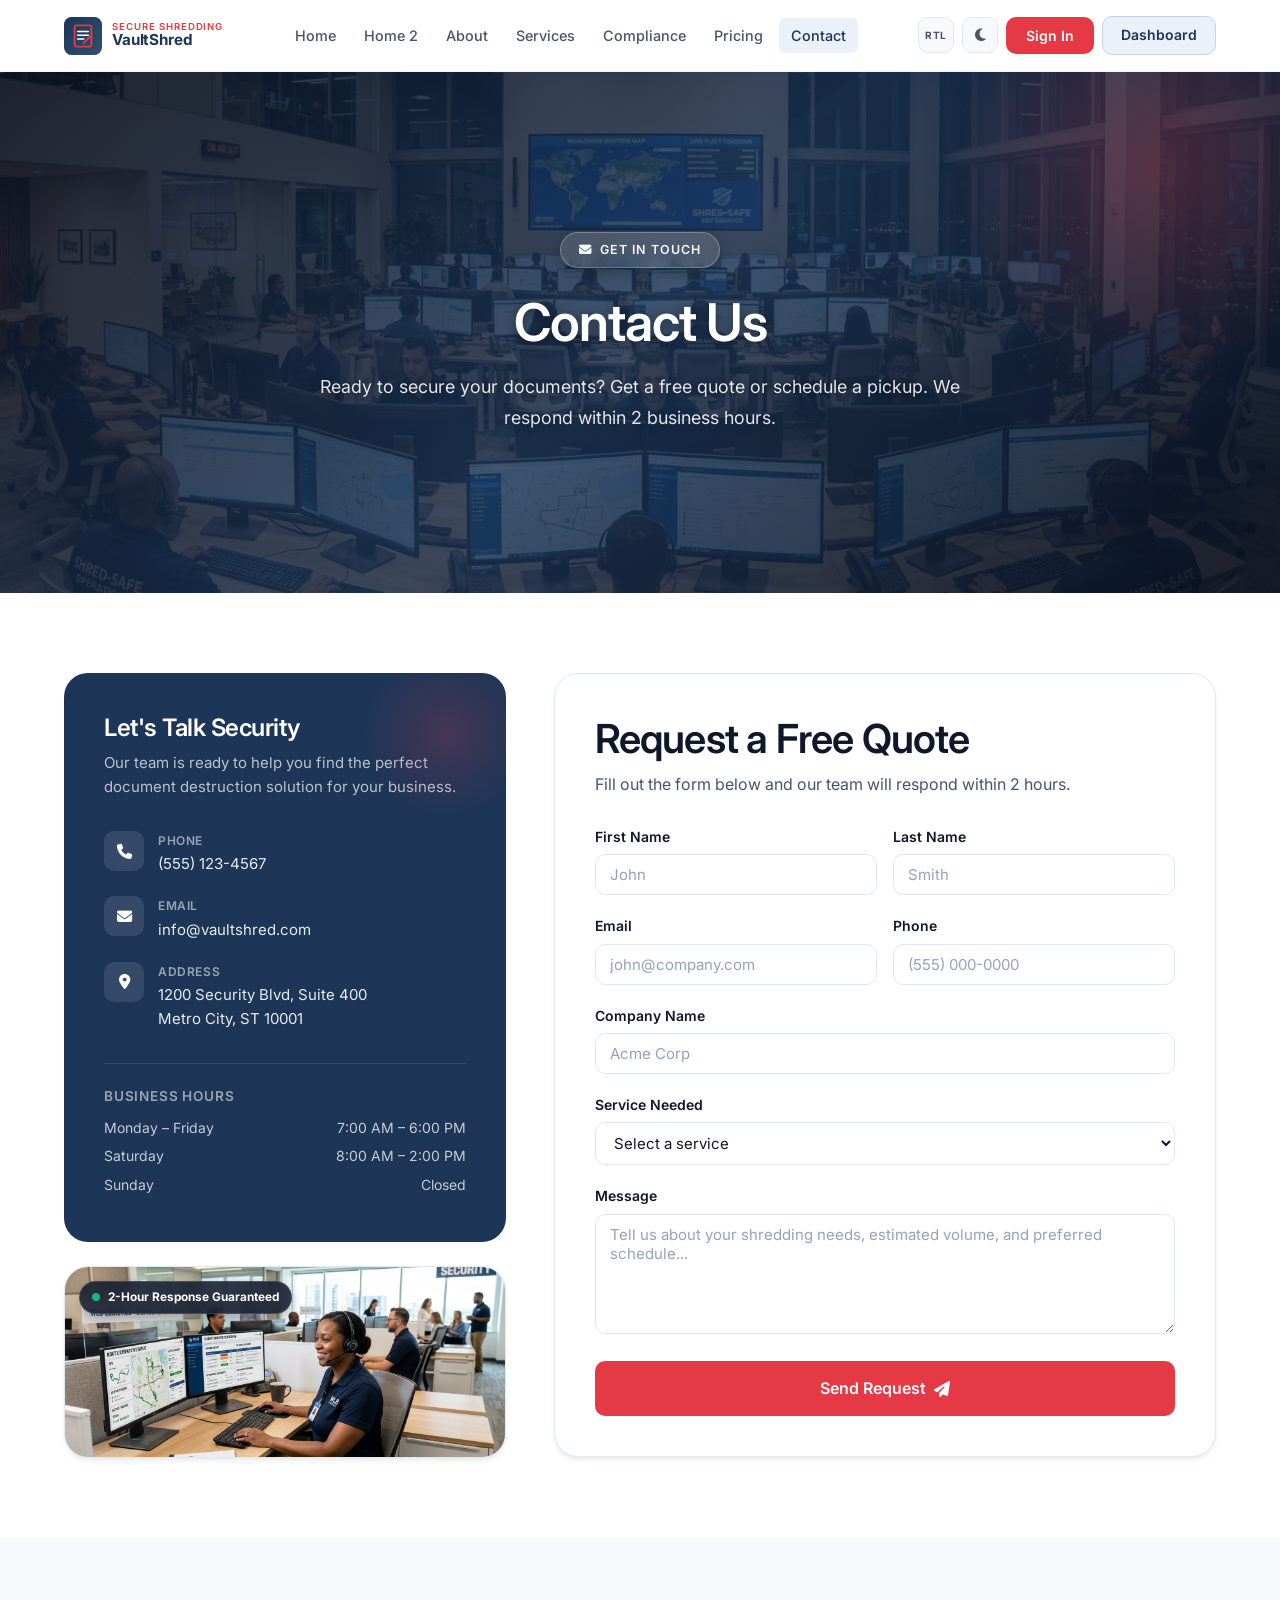
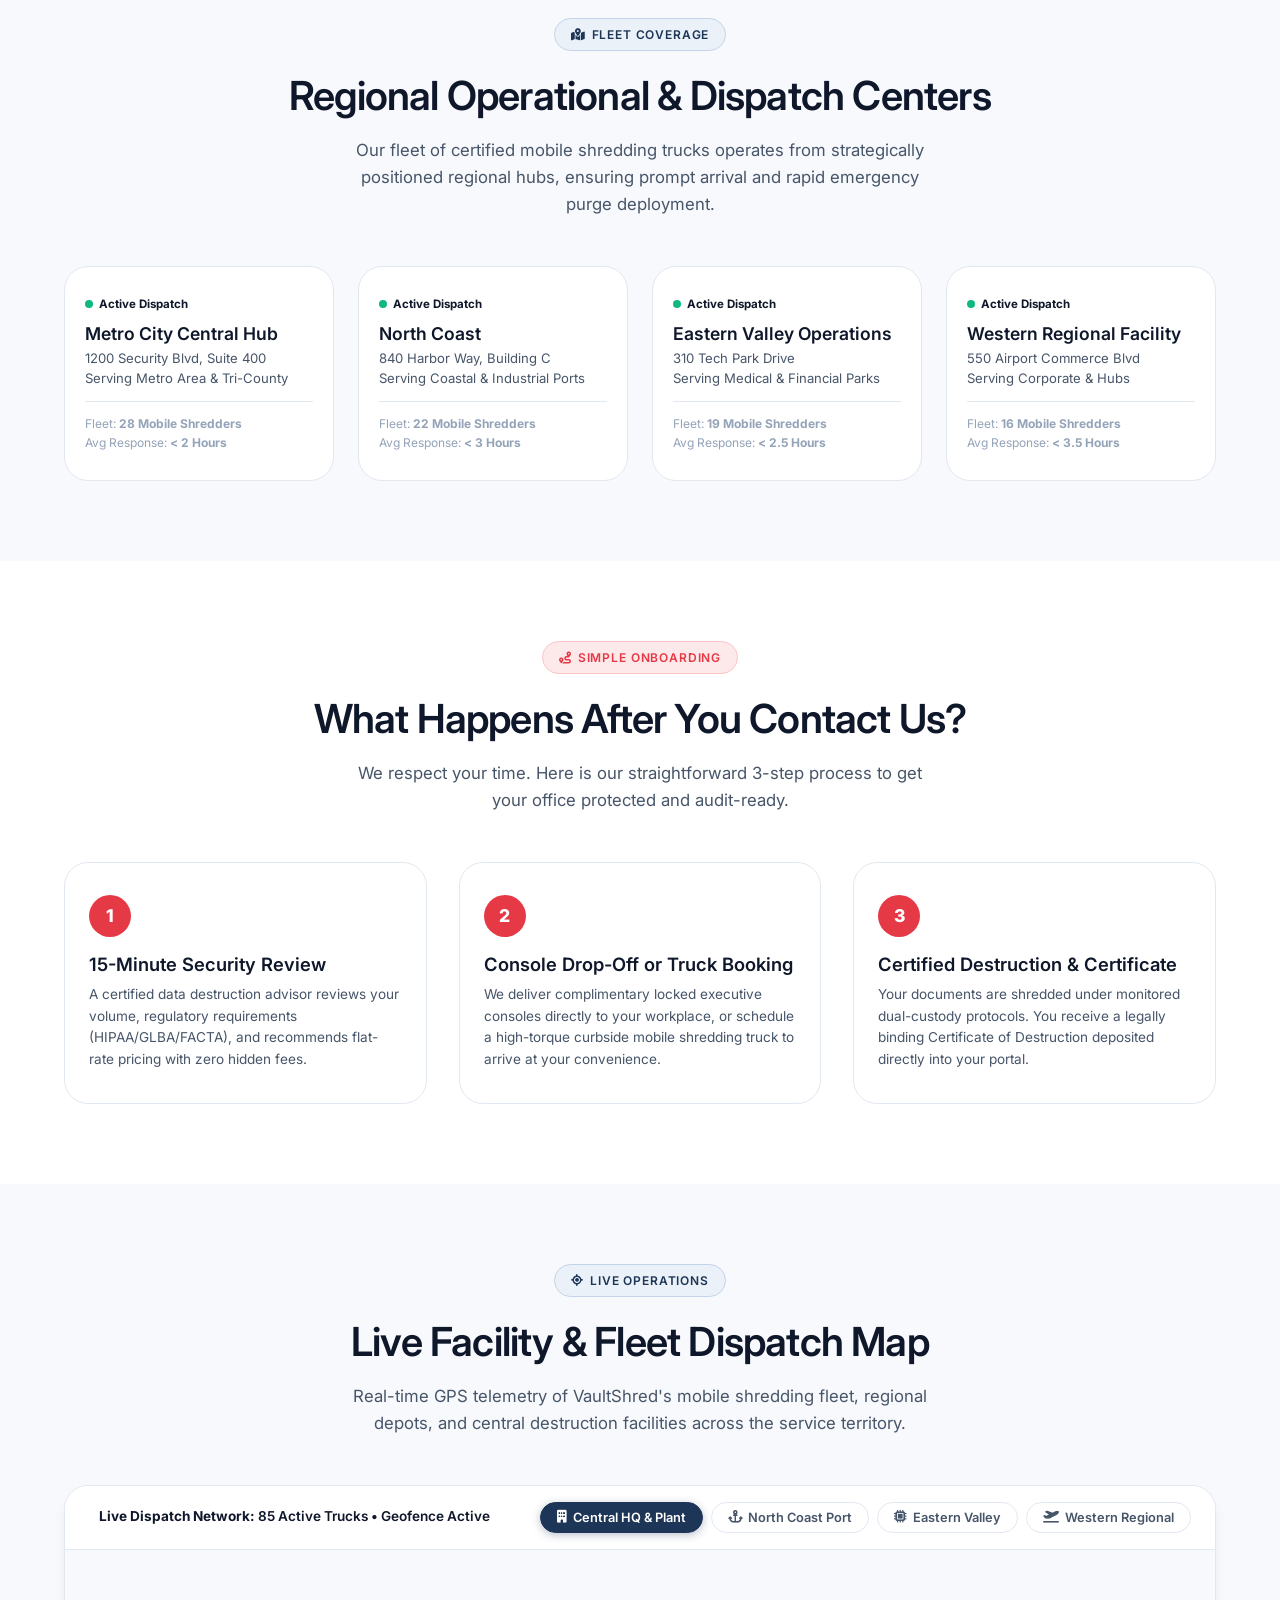
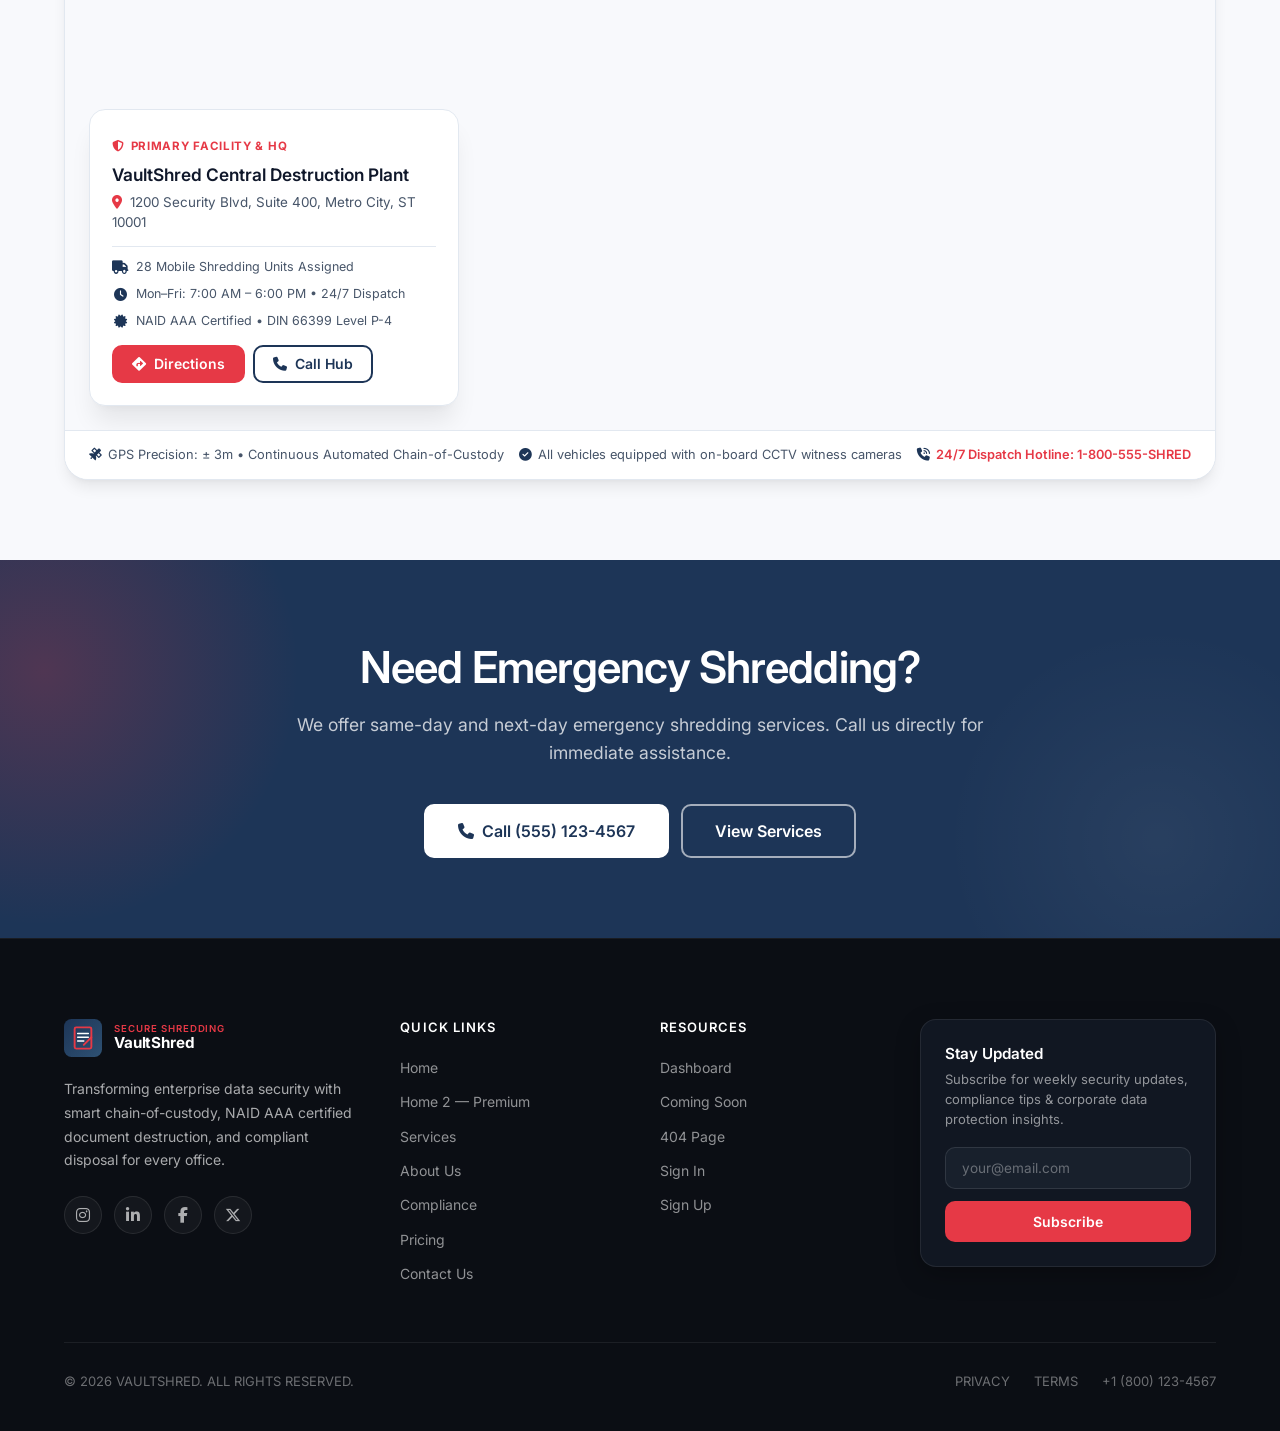
<file: contact.html>
<!DOCTYPE html>
<html lang="en" dir="ltr">
<head>
    <meta charset="UTF-8">
    <meta name="viewport" content="width=device-width, initial-scale=1.0">
    <title>Contact Us — VaultShred Document Shredding</title>
    <meta name="description" content="Contact VaultShred for a free document shredding quote. Schedule a pickup, request a security assessment, or reach our team for any questions.">
    <link rel="icon" href="favicon.svg" type="image/svg+xml">
    <link rel="stylesheet" href="https://cdnjs.cloudflare.com/ajax/libs/font-awesome/6.5.1/css/all.min.css">
    <link rel="stylesheet" href="style.css?v=7.7">
</head>
<body>

<div id="navbar-placeholder"></div>

<!-- PAGE HERO -->
<section class="page-hero">
    <div class="page-hero-bg">
        <img src="assets/images/banner-contact.jpg" alt="VaultShred 24/7 Dispatch and Customer Support Command Center" loading="eager">
    </div>
    <div class="page-hero-overlay"></div>
    <div class="container">
        <span class="page-hero-badge"><i class="fas fa-envelope"></i> Get In Touch</span>
        <h1 class="fade-up">Contact Us</h1>
        <p class="fade-up delay-1">Ready to secure your documents? Get a free quote or schedule a pickup. We respond within 2 business hours.</p>
    </div>
</section>

<!-- CONTACT GRID -->
<section class="section">
    <div class="container">
        <div class="contact-grid">
            <!-- SIDEBAR: INFO & LIVE DISPATCH DESK -->
            <div class="contact-sidebar slide-left">
                <div class="contact-info-card">
                    <h2>Let's Talk Security</h2>
                    <p>Our team is ready to help you find the perfect document destruction solution for your business.</p>
                    <div class="contact-detail-list">
                        <div class="contact-detail">
                            <div class="contact-detail-icon"><i class="fas fa-phone"></i></div>
                            <div class="contact-detail-text">
                                <span class="detail-label">Phone</span>
                                <span class="detail-value">(555) 123-4567</span>
                            </div>
                        </div>
                        <div class="contact-detail">
                            <div class="contact-detail-icon"><i class="fas fa-envelope"></i></div>
                            <div class="contact-detail-text">
                                <span class="detail-label">Email</span>
                                <span class="detail-value">info@vaultshred.com</span>
                            </div>
                        </div>
                        <div class="contact-detail">
                            <div class="contact-detail-icon"><i class="fas fa-location-dot"></i></div>
                            <div class="contact-detail-text">
                                <span class="detail-label">Address</span>
                                <span class="detail-value">1200 Security Blvd, Suite 400<br>Metro City, ST 10001</span>
                            </div>
                        </div>
                    </div>
                    <div class="contact-hours">
                        <h4>Business Hours</h4>
                        <div class="hours-row"><span>Monday – Friday</span><span>7:00 AM – 6:00 PM</span></div>
                        <div class="hours-row"><span>Saturday</span><span>8:00 AM – 2:00 PM</span></div>
                        <div class="hours-row"><span>Sunday</span><span>Closed</span></div>
                    </div>
                </div>

                <!-- LIVE DISPATCH SUPPORT DESK CARD -->
                <div class="contact-support-card">
                    <div class="contact-support-img-wrap">
                        <img src="assets/images/contact-dispatch-desk.jpg" alt="VaultShred Security Operations & Logistics Dispatch Desk" loading="lazy">
                        <span class="support-live-badge"><span class="support-dot-pulse"></span> 2-Hour Response Guaranteed</span>
                    </div>
                </div>
            </div>

            <!-- FORM CARD -->
            <div class="contact-form-card slide-right">
                <h2 style="margin-bottom:8px">Request a Free Quote</h2>
                <p style="margin-bottom:28px">Fill out the form below and our team will respond within 2 hours.</p>
                <form onsubmit="event.preventDefault();alert('Thank you! We will contact you within 2 hours.');">
                    <div class="form-row">
                        <div class="form-group">
                            <label class="form-label" for="contact-first">First Name</label>
                            <input type="text" id="contact-first" class="form-control" placeholder="John" required>
                        </div>
                        <div class="form-group">
                            <label class="form-label" for="contact-last">Last Name</label>
                            <input type="text" id="contact-last" class="form-control" placeholder="Smith" required>
                        </div>
                    </div>
                    <div class="form-row">
                        <div class="form-group">
                            <label class="form-label" for="contact-email">Email</label>
                            <input type="email" id="contact-email" class="form-control" placeholder="john@company.com" required>
                        </div>
                        <div class="form-group">
                            <label class="form-label" for="contact-phone">Phone</label>
                            <input type="tel" id="contact-phone" class="form-control" placeholder="(555) 000-0000">
                        </div>
                    </div>
                    <div class="form-group">
                        <label class="form-label" for="contact-company">Company Name</label>
                        <input type="text" id="contact-company" class="form-control" placeholder="Acme Corp">
                    </div>
                    <div class="form-group">
                        <label class="form-label" for="contact-service">Service Needed</label>
                        <select id="contact-service" class="form-control">
                            <option value="">Select a service</option>
                            <option>On-Site Shredding</option>
                            <option>Off-Site Shredding</option>
                            <option>One-Time Purge</option>
                            <option>Hard Drive Destruction</option>
                            <option>Recurring Service Plan</option>
                            <option>Other / Not Sure</option>
                        </select>
                    </div>
                    <div class="form-group">
                        <label class="form-label" for="contact-message">Message</label>
                        <textarea id="contact-message" class="form-control" placeholder="Tell us about your shredding needs, estimated volume, and preferred schedule..." rows="5"></textarea>
                    </div>
                    <button type="submit" class="btn btn-primary btn-lg w-full">Send Request <i class="fas fa-paper-plane"></i></button>
                </form>
            </div>
        </div>
    </div>
</section>

<!-- ============ CONTACT SECTION: REGIONAL DISPATCH HUBS ============ -->
<section class="section coverage-map-section">
    <div class="container">
        <div class="section-header fade-up">
            <span class="section-badge-primary"><i class="fas fa-map-location-dot"></i> Fleet Coverage</span>
            <h2>Regional Operational & Dispatch Centers</h2>
            <p class="section-subtitle">Our fleet of certified mobile shredding trucks operates from strategically positioned regional hubs, ensuring prompt arrival and rapid emergency purge deployment.</p>
        </div>
        <div class="hubs-grid">
            <div class="hub-card fade-up">
                <span class="hub-status"><span class="hub-status-dot"></span> Active Dispatch</span>
                <h3>Metro City Central Hub</h3>
                <p>1200 Security Blvd, Suite 400<br>Serving Metro Area & Tri-County</p>
                <div class="hub-meta">
                    <div>Fleet: <strong>28 Mobile Shredders</strong></div>
                    <div>Avg Response: <strong>&lt; 2 Hours</strong></div>
                </div>
            </div>
            <div class="hub-card fade-up delay-1">
                <span class="hub-status"><span class="hub-status-dot"></span> Active Dispatch</span>
                <h3>North Coast</h3>
                <p>840 Harbor Way, Building C<br>Serving Coastal & Industrial Ports</p>
                <div class="hub-meta">
                    <div>Fleet: <strong>22 Mobile Shredders</strong></div>
                    <div>Avg Response: <strong>&lt; 3 Hours</strong></div>
                </div>
            </div>
            <div class="hub-card fade-up delay-2">
                <span class="hub-status"><span class="hub-status-dot"></span> Active Dispatch</span>
                <h3>Eastern Valley Operations</h3>
                <p>310 Tech Park Drive<br>Serving Medical & Financial Parks</p>
                <div class="hub-meta">
                    <div>Fleet: <strong>19 Mobile Shredders</strong></div>
                    <div>Avg Response: <strong>&lt; 2.5 Hours</strong></div>
                </div>
            </div>
            <div class="hub-card fade-up delay-3">
                <span class="hub-status"><span class="hub-status-dot"></span> Active Dispatch</span>
                <h3>Western Regional Facility</h3>
                <p>550 Airport Commerce Blvd<br>Serving Corporate & Hubs</p>
                <div class="hub-meta">
                    <div>Fleet: <strong>16 Mobile Shredders</strong></div>
                    <div>Avg Response: <strong>&lt; 3.5 Hours</strong></div>
                </div>
            </div>
        </div>
    </div>
</section>

<!-- ============ CONTACT SECTION: WHAT HAPPENS NEXT ============ -->
<section class="section contact-next-steps">
    <div class="container">
        <div class="section-header fade-up">
            <span class="section-badge"><i class="fas fa-route"></i> Simple Onboarding</span>
            <h2>What Happens After You Contact Us?</h2>
            <p class="section-subtitle">We respect your time. Here is our straightforward 3-step process to get your office protected and audit-ready.</p>
        </div>
        <div class="steps-flow">
            <div class="flow-step fade-up">
                <div class="step-num-pill">1</div>
                <h3>15-Minute Security Review</h3>
                <p>A certified data destruction advisor reviews your volume, regulatory requirements (HIPAA/GLBA/FACTA), and recommends flat-rate pricing with zero hidden fees.</p>
            </div>
            <div class="flow-step fade-up delay-1">
                <div class="step-num-pill">2</div>
                <h3>Console Drop-Off or Truck Booking</h3>
                <p>We deliver complimentary locked executive consoles directly to your workplace, or schedule a high-torque curbside mobile shredding truck to arrive at your convenience.</p>
            </div>
            <div class="flow-step fade-up delay-2">
                <div class="step-num-pill">3</div>
                <h3>Certified Destruction & Certificate</h3>
                <p>Your documents are shredded under monitored dual-custody protocols. You receive a legally binding Certificate of Destruction deposited directly into your portal.</p>
            </div>
        </div>
    </div>
</section>


<!-- ============ CONTACT SECTION: LIVE DISPATCH & FACILITY MAP ============ -->
<section class="section live-map-section" id="liveMapSection">
    <div class="container">
        <div class="section-header fade-up">
            <span class="section-badge-primary"><i class="fas fa-location-crosshairs"></i> Live Operations</span>
            <h2>Live Facility & Fleet Dispatch Map</h2>
            <p class="section-subtitle">Real-time GPS telemetry of VaultShred's mobile shredding fleet, regional depots, and central destruction facilities across the service territory.</p>
        </div>

        <div class="live-map-card fade-up">
            <!-- Map Card Top Bar -->
            <div class="live-map-header">
                <div class="live-map-status">
                    <span class="pulse-dot"></span>
                    <span><strong>Live Dispatch Network:</strong> 85 Active Trucks • Geofence Active</span>
                </div>
                <!-- Hub Switcher Buttons -->
                <div class="live-map-hubs-nav" role="tablist" aria-label="Facility Locations">
                    <button type="button" class="map-hub-btn active" onclick="switchLiveHub(0, this)">
                        <i class="fas fa-building"></i> Central HQ & Plant
                    </button>
                    <button type="button" class="map-hub-btn" onclick="switchLiveHub(1, this)">
                        <i class="fas fa-anchor"></i> North Coast Port
                    </button>
                    <button type="button" class="map-hub-btn" onclick="switchLiveHub(2, this)">
                        <i class="fas fa-microchip"></i> Eastern Valley
                    </button>
                    <button type="button" class="map-hub-btn" onclick="switchLiveHub(3, this)">
                        <i class="fas fa-plane-departure"></i> Western Regional
                    </button>
                </div>
            </div>

            <!-- Viewport with Interactive Google Map & Floating Facility Card -->
            <div class="live-map-viewport">
                <iframe 
                    id="liveMapIframe"
                    class="live-map-iframe"
                    title="VaultShred Facility & Fleet Location Map"
                    src="https://maps.google.com/maps?q=1200+Security+Boulevard,+New+York&t=&z=13&ie=UTF8&iwloc=&output=embed"
                    loading="lazy"
                    allowfullscreen>
                </iframe>

                <!-- Floating Info Panel Over Map -->
                <div class="live-map-overlay-card">
                    <div class="live-map-overlay-badge">
                        <i class="fas fa-shield-halved"></i> <span id="mapHubBadge">Primary Facility & HQ</span>
                    </div>
                    <h3 class="live-map-overlay-title" id="mapHubTitle">VaultShred Central Destruction Plant</h3>
                    <p class="live-map-overlay-addr" id="mapHubAddr">
                        <i class="fas fa-location-dot" style="color:var(--secondary);margin-right:4px;"></i>
                        1200 Security Blvd, Suite 400, Metro City, ST 10001
                    </p>

                    <div class="live-map-overlay-specs">
                        <div class="live-map-spec-item">
                            <i class="fas fa-truck"></i>
                            <span id="mapHubFleet">28 Mobile Shredding Units Assigned</span>
                        </div>
                        <div class="live-map-spec-item">
                            <i class="fas fa-clock"></i>
                            <span id="mapHubHours">Mon–Fri: 7:00 AM – 6:00 PM • 24/7 Dispatch</span>
                        </div>
                        <div class="live-map-spec-item">
                            <i class="fas fa-certificate"></i>
                            <span>NAID AAA Certified • DIN 66399 Level P-4</span>
                        </div>
                    </div>

                    <div class="live-map-overlay-actions">
                        <a id="mapHubDirections" href="https://maps.google.com/?q=1200+Security+Boulevard" target="_blank" rel="noopener" class="btn btn-primary btn-sm">
                            <i class="fas fa-diamond-turn-right"></i> Directions
                        </a>
                        <a href="tel:5551234567" class="btn btn-secondary btn-sm">
                            <i class="fas fa-phone"></i> Call Hub
                        </a>
                    </div>
                </div>
            </div>

            <!-- Map Card Footer Telemetry Bar -->
            <div class="live-map-footer-strip">
                <span><i class="fas fa-satellite"></i> GPS Precision: ± 3m • Continuous Automated Chain-of-Custody</span>
                <span><i class="fas fa-circle-check"></i> All vehicles equipped with on-board CCTV witness cameras</span>
                <span style="font-weight:600;color:var(--secondary);"><i class="fas fa-phone-volume"></i> 24/7 Dispatch Hotline: 1-800-555-SHRED</span>
            </div>
        </div>
    </div>
</section>

<!-- CTA -->
<section class="cta-section">
    <div class="container">
        <div class="cta-inner fade-up">
            <h2>Need Emergency Shredding?</h2>
            <p>We offer same-day and next-day emergency shredding services. Call us directly for immediate assistance.</p>
            <div class="cta-actions">
                <a href="tel:5551234567" class="btn btn-white btn-lg"><i class="fas fa-phone"></i> Call (555) 123-4567</a>
                <a href="services.html" class="btn btn-white-outline btn-lg">View Services</a>
            </div>
        </div>
    </div>
</section>

<div id="footer-placeholder"></div>

<script>
const HUB_DATA = [
    {
        name: "VaultShred Central Destruction Plant",
        badge: "Primary Facility & HQ",
        addr: "1200 Security Blvd, Suite 400, Metro City, ST 10001",
        fleet: "28 Mobile Shredding Units Assigned",
        hours: "Mon–Fri: 7:00 AM – 6:00 PM • 24/7 Dispatch",
        query: "1200+Security+Boulevard,+New+York",
        zoom: 13
    },
    {
        name: "North Coast Port Logistics Hub",
        badge: "Marine & Port Division",
        addr: "840 Harbor Way, Building C, Port City, ST 10012",
        fleet: "22 Mobile Shredding Units Assigned",
        hours: "Mon–Fri: 7:30 AM – 5:30 PM",
        query: "840+Harbor+Way",
        zoom: 13
    },
    {
        name: "Eastern Valley Tech & Med Operations",
        badge: "Healthcare & Tech Focus",
        addr: "310 Tech Park Drive, Valley Center, ST 10024",
        fleet: "19 Mobile Shredding Units Assigned",
        hours: "Mon–Fri: 8:00 AM – 6:00 PM",
        query: "310+Tech+Park+Drive",
        zoom: 13
    },
    {
        name: "Western Regional Aerospace Depot",
        badge: "Defense & Corporate Hub",
        addr: "550 Airport Commerce Blvd, West Metro, ST 10035",
        fleet: "16 Mobile Shredding Units Assigned",
        hours: "Mon–Fri: 7:00 AM – 5:00 PM",
        query: "550+Airport+Commerce+Blvd",
        zoom: 13
    }
];

function switchLiveHub(index, btn) {
    document.querySelectorAll('.map-hub-btn').forEach(b => b.classList.remove('active'));
    if (btn) btn.classList.add('active');
    const data = HUB_DATA[index];
    if (!data) return;

    document.getElementById('mapHubTitle').textContent = data.name;
    document.getElementById('mapHubBadge').textContent = data.badge;
    document.getElementById('mapHubAddr').innerHTML = '<i class="fas fa-location-dot" style="color:var(--secondary);margin-right:4px;"></i> ' + data.addr;
    document.getElementById('mapHubFleet').textContent = data.fleet;
    document.getElementById('mapHubHours').textContent = data.hours;
    document.getElementById('mapHubDirections').href = 'https://maps.google.com/?q=' + encodeURIComponent(data.addr);

    const iframe = document.getElementById('liveMapIframe');
    if (iframe) {
        iframe.src = 'https://maps.google.com/maps?q=' + data.query + '&t=&z=' + data.zoom + '&ie=UTF8&iwloc=&output=embed';
    }
}
</script>

<script src="components.js"></script>
</body>
</html>
</file>
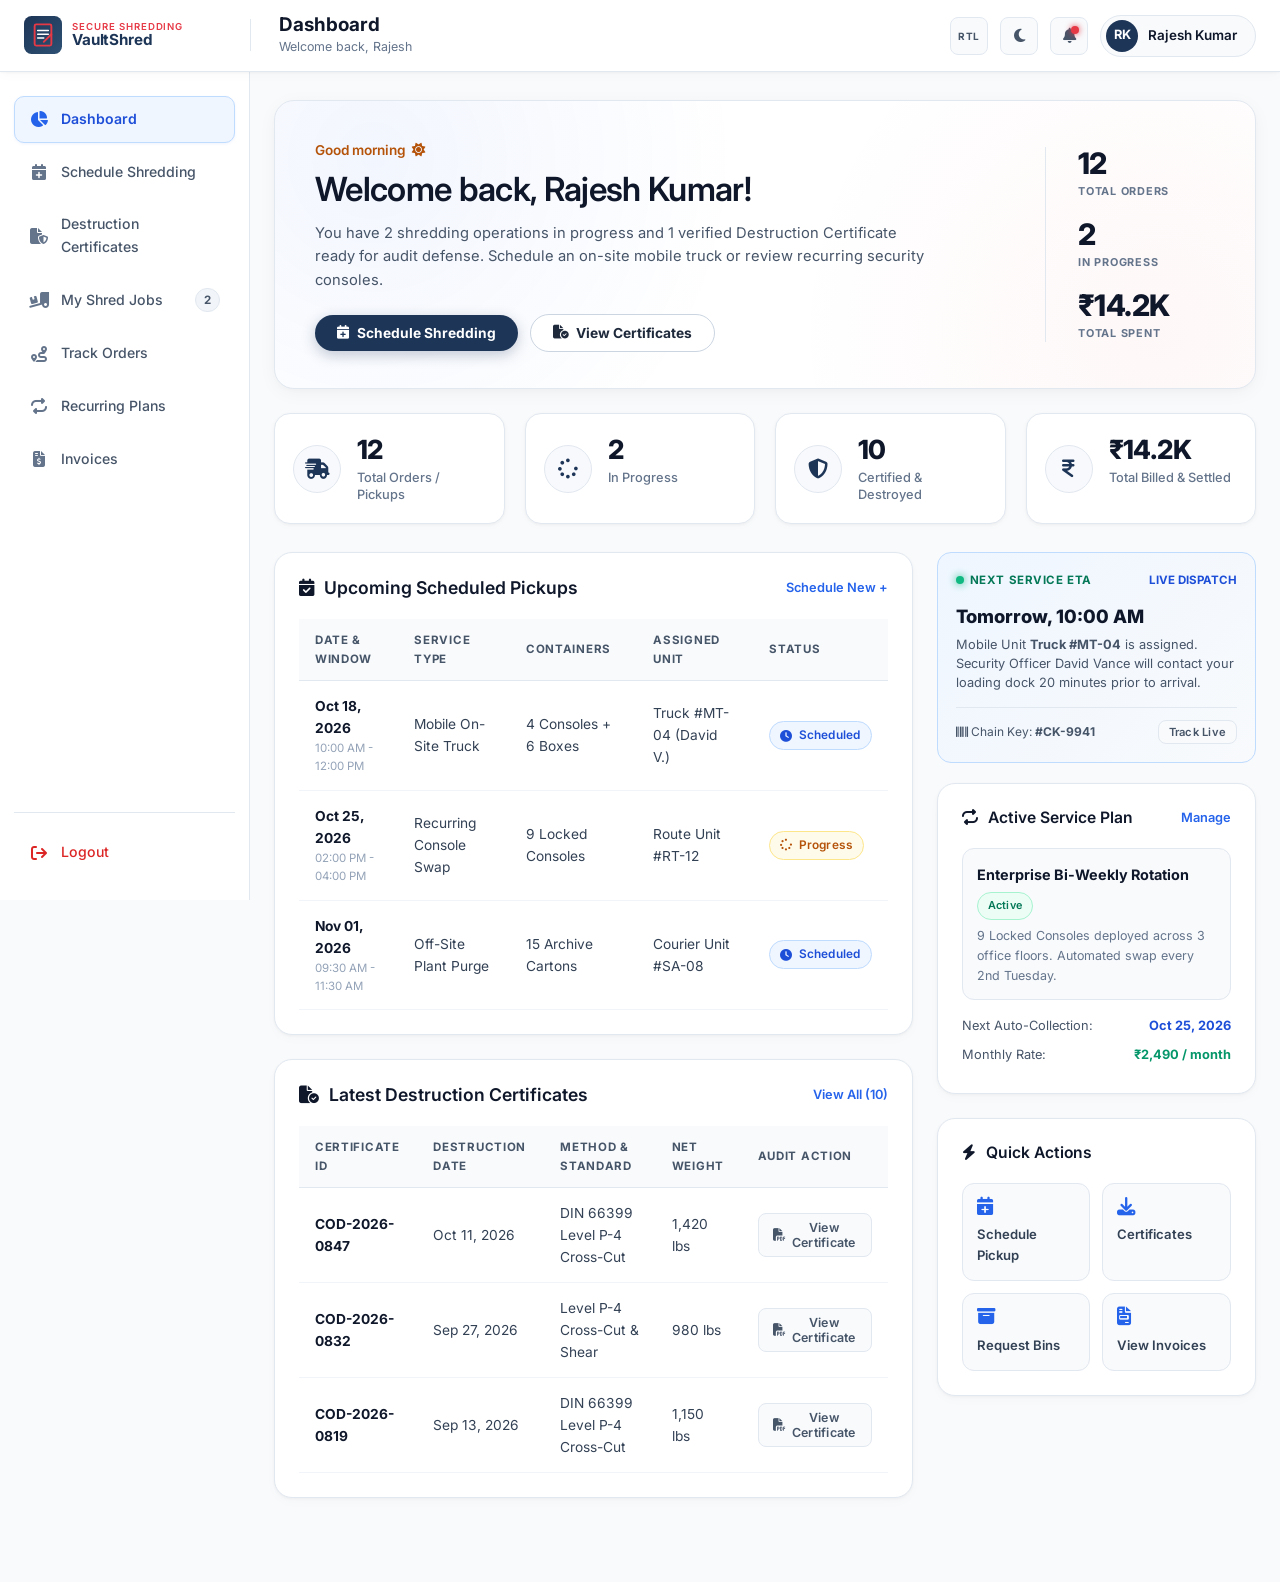
<file: dashboard.html>
<!DOCTYPE html>
<html lang="en" dir="ltr">
<head>
    <meta charset="UTF-8">
    <meta name="viewport" content="width=device-width, initial-scale=1.0">
    <title>Client Portal Dashboard — VaultShred Secure Destruction</title>
    <meta name="description" content="VaultShred Client Portal: Schedule on-site shredding pickups, access serialized certificates of destruction, manage recurring locked consoles, and review invoices.">
    <link rel="icon" href="favicon.svg" type="image/svg+xml">
    <link rel="stylesheet" href="https://cdnjs.cloudflare.com/ajax/libs/font-awesome/6.5.1/css/all.min.css">
    <link rel="stylesheet" href="style.css?v=7.8">
    <style>
        .dark input[type="date"],
        .dark .dash-custom-input[type="date"],
        .dark #sched-date {
            color-scheme: dark;
        }
        .dark input[type="date"]::-webkit-calendar-picker-indicator,
        .dark .dash-custom-input[type="date"]::-webkit-calendar-picker-indicator,
        .dark #sched-date::-webkit-calendar-picker-indicator {
            background-image: url('data:image/svg+xml;utf8,<svg xmlns="http://www.w3.org/2000/svg" width="20" height="20" viewBox="0 0 24 24" fill="%23ffffff"><path d="M19 4h-1V2h-2v2H8V2H6v2H5c-1.11 0-1.99.9-1.99 2L3 20a2 2 0 0 0 2 2h14c1.1 0 2-.9 2-2V6c0-1.1-.9-2-2-2zm0 16H5V10h14v10zm0-12H5V6h14v2z"/><circle cx="8" cy="13" r="1.4"/><circle cx="12" cy="13" r="1.4"/><circle cx="16" cy="13" r="1.4"/><circle cx="8" cy="17" r="1.4"/><circle cx="12" cy="17" r="1.4"/><circle cx="16" cy="17" r="1.4"/></svg>') !important;
            background-repeat: no-repeat !important;
            background-position: center !important;
            background-size: 18px 18px !important;
            cursor: pointer !important;
            opacity: 1 !important;
            filter: none !important;
        }
        .dark input[type="date"]::-webkit-calendar-picker-indicator:hover,
        .dark .dash-custom-input[type="date"]::-webkit-calendar-picker-indicator:hover,
        .dark #sched-date::-webkit-calendar-picker-indicator:hover {
            opacity: 0.85 !important;
            transform: scale(1.08);
        }

        /* Tablet/Mobile Header Spacing (1024px and below) */
        @media (max-width: 1024px) {
            .dash-header-left {
                gap: 14px !important;
            }
            .dash-mobile-toggle {
                display: inline-flex !important;
                margin-right: 2px !important;
                flex-shrink: 0 !important;
            }
            [dir="rtl"] .dash-mobile-toggle {
                margin-right: 0 !important;
                margin-left: 2px !important;
            }
            .dash-brand-area {
                width: auto !important;
            }
            .dash-header-divider {
                margin: 0 16px !important;
            }
        }

        /* Responsive Mobile Table Card Transformation (Eliminates Side-scroll on 360px) */
        @media (max-width: 768px) {
            .dash-panel {
                padding: 14px 10px !important;
                max-width: 100% !important;
                overflow: hidden !important;
                box-sizing: border-box !important;
            }
            .dash-table-responsive {
                overflow-x: hidden !important;
                max-width: 100% !important;
                width: 100% !important;
            }
            table.dash-table-custom,
            #masterCertTable,
            #overviewPickupsTable,
            #masterJobsTable {
                display: block !important;
                width: 100% !important;
                border-collapse: separate !important;
                border-spacing: 0 !important;
                border: none !important;
            }
            table.dash-table-custom thead,
            #masterCertTable thead,
            #overviewPickupsTable thead,
            #masterJobsTable thead {
                display: none !important;
            }
            table.dash-table-custom tbody,
            #masterCertTable tbody,
            #overviewPickupsTable tbody,
            #masterJobsTable tbody {
                display: flex !important;
                flex-direction: column !important;
                gap: 12px !important;
                width: 100% !important;
            }
            table.dash-table-custom tr,
            #masterCertTable tr,
            #overviewPickupsTable tr,
            #masterJobsTable tr {
                display: flex !important;
                flex-direction: column !important;
                gap: 8px !important;
                background: #ffffff !important;
                border: 1px solid #e2e8f0 !important;
                border-radius: 14px !important;
                padding: 14px !important;
                width: 100% !important;
                box-sizing: border-box !important;
                box-shadow: 0 2px 6px rgba(0, 0, 0, 0.04) !important;
            }
            .dark table.dash-table-custom tr,
            .dark #masterCertTable tr,
            .dark #overviewPickupsTable tr,
            .dark #masterJobsTable tr {
                background: #0d1b38 !important;
                border: 1px solid rgba(255, 255, 255, 0.1) !important;
                box-shadow: 0 4px 12px rgba(0, 0, 0, 0.3) !important;
            }
            table.dash-table-custom td,
            #masterCertTable td,
            #overviewPickupsTable td,
            #masterJobsTable td {
                display: flex !important;
                align-items: flex-start !important;
                justify-content: flex-start !important;
                flex-wrap: wrap !important;
                gap: 6px 12px !important;
                padding: 7px 0 !important;
                border-bottom: 1px dashed #e2e8f0 !important;
                font-size: 0.83rem !important;
                text-align: left !important;
                width: 100% !important;
                box-sizing: border-box !important;
                word-break: break-word !important;
            }
            .dark table.dash-table-custom td,
            .dark #masterCertTable td,
            .dark #overviewPickupsTable td,
            .dark #masterJobsTable td {
                border-bottom: 1px dashed rgba(255, 255, 255, 0.08) !important;
                color: #e2e8f0 !important;
            }
            table.dash-table-custom td *,
            #masterCertTable td *,
            #overviewPickupsTable td *,
            #masterJobsTable td * {
                text-align: left !important;
            }
            table.dash-table-custom td:last-child,
            #masterCertTable td:last-child,
            #overviewPickupsTable td:last-child,
            #masterJobsTable td:last-child {
                border-bottom: none !important;
                padding-bottom: 0 !important;
            }
            table.dash-table-custom td::before,
            #masterCertTable td::before,
            #overviewPickupsTable td::before,
            #masterJobsTable td::before {
                content: attr(data-label);
                font-weight: 700;
                font-size: 0.72rem;
                text-transform: uppercase;
                letter-spacing: 0.04em;
                color: #64748b;
                text-align: left !important;
                min-width: 95px;
                flex-shrink: 0;
            }
            table.dash-table-custom td:not([data-label])::before,
            table.dash-table-custom td[data-label=""]::before {
                display: none !important;
            }
            .dark table.dash-table-custom td::before,
            .dark #masterCertTable td::before,
            .dark #overviewPickupsTable td::before,
            .dark #masterJobsTable td::before {
                color: #94a3b8 !important;
            }
            table.dash-table-custom td[data-label="Audit Action"]::before,
            table.dash-table-custom td[data-label="Actions"]::before,
            table.dash-table-custom td[data-label="Action"]::before,
            #masterCertTable td[data-label="Actions"]::before,
            #overviewPickupsTable td[data-label="Audit Action"]::before,
            #masterJobsTable td[data-label="Action"]::before {
                display: none !important;
            }
            table.dash-table-custom td[data-label="Audit Action"],
            table.dash-table-custom td[data-label="Actions"],
            table.dash-table-custom td[data-label="Action"],
            #masterCertTable td[data-label="Actions"],
            #overviewPickupsTable td[data-label="Audit Action"],
            #masterJobsTable td[data-label="Action"],
            table.dash-table-custom td:has(.dash-hdr-pill-btn) {
                padding-top: 10px !important;
                justify-content: center !important;
                border-bottom: none !important;
                text-align: center !important;
            }
            table.dash-table-custom td[data-label="Audit Action"] .dash-hdr-pill-btn,
            table.dash-table-custom td[data-label="Actions"] .dash-hdr-pill-btn,
            table.dash-table-custom td[data-label="Action"] .dash-hdr-pill-btn,
            #masterCertTable td[data-label="Actions"] .dash-hdr-pill-btn,
            #overviewPickupsTable td[data-label="Audit Action"] .dash-hdr-pill-btn,
            #masterJobsTable td[data-label="Action"] .dash-hdr-pill-btn,
            table.dash-table-custom td .dash-hdr-pill-btn {
                width: 100% !important;
                justify-content: center !important;
                display: flex !important;
                padding: 9px 14px !important;
                font-size: 0.82rem !important;
                text-align: center !important;
            }

            /* Mobile Optimization for Job Cards (Tab 6 - My Shred Jobs) */
            .dash-jobs-grid {
                grid-template-columns: 1fr !important;
                gap: 16px !important;
                width: 100% !important;
            }
            .dash-job-card {
                padding: 16px 14px !important;
                border-radius: 14px !important;
                width: 100% !important;
                max-width: 100% !important;
                box-sizing: border-box !important;
                overflow: hidden !important;
            }
            .dash-job-header {
                display: flex !important;
                flex-direction: column !important;
                align-items: flex-start !important;
                gap: 8px !important;
                margin-bottom: 12px !important;
                width: 100% !important;
            }
            .dash-job-header > div:first-child {
                width: 100% !important;
            }
            .dash-job-id-title {
                display: flex !important;
                align-items: center !important;
                justify-content: space-between !important;
                flex-wrap: wrap !important;
                gap: 8px !important;
                width: 100% !important;
            }
            .dash-job-header > span {
                align-self: flex-start !important;
                margin-top: 2px !important;
                font-size: 0.72rem !important;
            }
            .dash-job-chips-row {
                gap: 6px !important;
                margin: 10px 0 !important;
            }
            .dash-job-chip {
                font-size: 0.72rem !important;
                padding: 3px 8px !important;
            }
            .dash-job-driver-strip {
                flex-direction: column !important;
                align-items: flex-start !important;
                gap: 8px !important;
                padding: 10px 12px !important;
                width: 100% !important;
                box-sizing: border-box !important;
                margin-bottom: 14px !important;
            }
            .dash-driver-info-block {
                width: 100% !important;
            }
            .dash-job-driver-strip > span {
                align-self: flex-start !important;
                font-size: 0.73rem !important;
            }
            .dash-job-footer-actions {
                flex-direction: column !important;
                align-items: stretch !important;
                gap: 10px !important;
                width: 100% !important;
                padding-top: 12px !important;
                box-sizing: border-box !important;
            }
            .dash-job-footer-actions > div {
                display: flex !important;
                width: 100% !important;
                gap: 8px !important;
            }
            .dash-job-footer-actions > div .dash-hdr-pill-btn {
                flex: 1 1 0 !important;
                justify-content: center !important;
                text-align: center !important;
                padding: 8px 8px !important;
                font-size: 0.78rem !important;
                min-width: 0 !important;
            }
            .dash-job-footer-actions > .dash-hero-btn {
                width: 100% !important;
                justify-content: center !important;
                padding: 10px 14px !important;
                font-size: 0.82rem !important;
                text-align: center !important;
            }
            .dash-toolbar-card {
                padding: 12px !important;
                width: 100% !important;
                box-sizing: border-box !important;
            }
            .dash-toolbar-card > div:last-child {
                width: 100% !important;
            }
            .dash-toolbar-card input {
                width: 100% !important;
                box-sizing: border-box !important;
            }
            .dash-brand-area .brand-top {
                display: block !important;
                font-size: 0.6rem !important;
                font-weight: 600 !important;
                letter-spacing: 0.1em !important;
                text-transform: uppercase !important;
                color: var(--secondary) !important;
                line-height: 1.1 !important;
            }
            .dash-brand-area .brand-bottom {
                font-size: 0.95rem !important;
                font-weight: 700 !important;
                letter-spacing: -0.01em !important;
                color: var(--primary) !important;
                line-height: 1.1 !important;
            }
            .dark .dash-brand-area .brand-bottom {
                color: #ffffff !important;
            }

            /* Display Dashboard Hero KPI Stats 1 by 1 Vertically */
            .dash-hero-inner {
                flex-direction: column !important;
                align-items: stretch !important;
                width: 100% !important;
            }
            .dash-hero-kpi-column {
                display: flex !important;
                flex-direction: column !important;
                border-left: none !important;
                border-top: 1px solid #e2e8f0 !important;
                padding-left: 0 !important;
                padding-top: 18px !important;
                margin-top: 18px !important;
                width: 100% !important;
                min-width: 0 !important;
                gap: 12px !important;
                align-items: stretch !important;
            }
            .dark .dash-hero-kpi-column {
                border-top: 1px solid rgba(255, 255, 255, 0.1) !important;
            }
            .dash-hero-kpi {
                display: flex !important;
                flex-direction: column !important;
                align-items: flex-start !important;
                width: 100% !important;
                padding: 14px 16px !important;
                background: #f8fafc !important;
                border: 1px solid #e2e8f0 !important;
                border-radius: 12px !important;
                box-sizing: border-box !important;
            }
            .dark .dash-hero-kpi {
                background: rgba(255, 255, 255, 0.04) !important;
                border-color: rgba(255, 255, 255, 0.08) !important;
            }
            .dash-hero-kpi .dash-kpi-num {
                font-size: 1.65rem !important;
                font-weight: 800 !important;
                line-height: 1.1 !important;
                color: #0f172a !important;
            }
            .dark .dash-hero-kpi .dash-kpi-num {
                color: #ffffff !important;
            }
            .dash-hero-kpi .dash-kpi-lbl {
                font-size: 0.72rem !important;
                font-weight: 700 !important;
                letter-spacing: 0.06em !important;
                text-transform: uppercase !important;
                color: #64748b !important;
                margin-top: 4px !important;
                white-space: nowrap !important;
            }
            .dark .dash-hero-kpi .dash-kpi-lbl {
                color: #94a3b8 !important;
            }

            /* Tab Header & Back Button width strictly constrained to content */
            .dash-tab-header {
                display: flex !important;
                flex-direction: column !important;
                align-items: flex-start !important;
                gap: 12px !important;
                width: 100% !important;
            }
            .dash-tab-header > div:first-child {
                width: 100% !important;
            }
            .dash-tab-header > .dash-hdr-pill-btn,
            .dash-tab-header button.dash-hdr-pill-btn,
            .dash-panel-header > .dash-hdr-pill-btn,
            button.dash-hdr-pill-btn[onclick*="switchTab"] {
                order: -1 !important;
                margin-bottom: 6px !important;
                align-self: flex-start !important;
                display: inline-flex !important;
                width: auto !important;
                width: fit-content !important;
                max-width: fit-content !important;
                flex: 0 0 auto !important;
                flex-grow: 0 !important;
                white-space: nowrap !important;
                box-sizing: border-box !important;
            }
            .dash-tab-header > .dash-tab-actions,
            .dash-tab-header > div:last-child:not(:first-child) {
                order: -1 !important;
                margin-bottom: 6px !important;
                align-self: flex-start !important;
                display: flex !important;
                flex-wrap: wrap !important;
                gap: 8px !important;
                width: auto !important;
                max-width: 100% !important;
            }
        }
    </style>
</head>
<body class="dash-portal-body">

<!-- ===================================================
     HEADER (Matching Screenshot Reference)
     =================================================== -->
<header class="dash-portal-header">
    <!-- Left: Brand Logo & Subtitle -->
    <div class="dash-header-left">
        <button class="dash-hdr-btn dash-mobile-toggle" id="sidebarToggleBtn" aria-label="Toggle Navigation Menu">
            <i class="fas fa-bars"></i>
        </button>
        <div class="dash-brand-area">
            <a href="index.html" class="nav-logo" aria-label="VaultShred Home" title="Return to VaultShred Home">
                <svg width="38" height="38" viewBox="0 0 100 100" fill="none" xmlns="http://www.w3.org/2000/svg">
                  <defs><linearGradient id="logoBg" x1="0%" y1="0%" x2="100%" y2="100%"><stop offset="0%" stop-color="#1D3557"/><stop offset="100%" stop-color="#2E5173"/></linearGradient></defs>
                  <rect width="100" height="100" rx="20" fill="url(#logoBg)"/>
                  <rect x="28" y="22" width="44" height="56" rx="4" fill="none" stroke="#E63946" stroke-width="5"/>
                  <path d="M36 38 L64 38 M36 48 L64 48 M36 58 L52 58" stroke="white" stroke-width="4" stroke-linecap="round"/>
                  <path d="M52 68 L72 48" stroke="#E63946" stroke-width="5" stroke-linecap="round"/>
                </svg>
                <span class="nav-logo-text">
                    <span class="brand-top">Secure Shredding</span>
                    <span class="brand-bottom">VaultShred</span>
                </span>
            </a>
        </div>
        <div class="dash-header-divider"></div>
        <div class="dash-header-center">
            <span class="dash-page-heading" id="topbarPageTitle">Dashboard</span>
            <span class="dash-welcome-text">Welcome back, Rajesh</span>
        </div>
    </div>

    <!-- Right: Utility Controls & Profile -->
    <div class="dash-header-right">
        <button class="dash-hdr-btn" id="rtlToggleNav" onclick="toggleRTL()" title="Toggle layout direction / RTL" aria-label="Toggle layout direction / RTL">
            <span class="dir-indicator">RTL</span>
        </button>
        <button class="dash-hdr-btn" id="darkToggleNav" onclick="toggleDark()" title="Toggle dark mode" aria-label="Toggle dark mode">
            <i class="fas fa-moon"></i>
        </button>
        <div style="position: relative;">
            <button class="dash-hdr-btn" id="notifBellBtn" title="Notifications" onclick="toggleNotifications()">
                <i class="fas fa-bell"></i>
                <span class="dash-notif-dot"></span>
            </button>
            <!-- Dropdown Notification Panel -->
            <div class="dash-notif-dropdown" id="notifDropdown">
                <div class="dash-notif-title-row">
                    <span>Security & Service Alerts</span>
                    <span style="font-size: 0.7rem; color: #2563eb; cursor: pointer;" onclick="toggleNotifications()">Close</span>
                </div>
                <div class="dash-notif-item">
                    <i class="fas fa-file-circle-check"></i>
                    <div>
                        <p><strong>Destruction Certificate #COD-2026-0847</strong> is verified and ready for audit defense.</p>
                        <small>2 hours ago</small>
                    </div>
                </div>
                <div class="dash-notif-item">
                    <i class="fas fa-truck"></i>
                    <div>
                        <p><strong>Mobile Shred Truck</strong> scheduled for tomorrow at 10:00 AM (Driver: David Vance).</p>
                        <small>Yesterday</small>
                    </div>
                </div>
                <div class="dash-notif-item">
                    <i class="fas fa-file-invoice"></i>
                    <div>
                        <p><strong>Invoice #INV-2026-1049 ($249.00)</strong> processed successfully via Corporate Auto-Pay.</p>
                        <small>3 days ago</small>
                    </div>
                </div>
            </div>
        </div>

        <!-- User Profile Pill -->
        <div class="dash-profile-pill" onclick="alert('Account: Rajesh Kumar\nEntity: Apex Corporate & Legal Group\nTier: Enterprise Client\nNAID AAA Cert #: VS-AAA-8814')">
            <div class="dash-avatar-circle">RK</div>
            <span class="dash-profile-name" style="padding-right: 6px;">Rajesh Kumar</span>
        </div>
    </div>
</header>

<!-- ===================================================
     SIDEBAR & WORKSPACE LAYOUT (Matching Screenshot)
     =================================================== -->
<div class="dash-workspace-layout">

    <!-- Left Sidebar -->
    <aside class="dash-sidebar" id="dashSidebar">
        <div class="dash-nav-group">
            <a class="dash-nav-link active" data-tab="overview" onclick="switchTab('overview')">
                <i class="fas fa-chart-pie"></i>
                <span>Dashboard</span>
            </a>
            <a class="dash-nav-link" data-tab="schedule" onclick="switchTab('schedule')">
                <i class="fas fa-calendar-plus"></i>
                <span>Schedule Shredding</span>
            </a>
            <a class="dash-nav-link" data-tab="certificates" onclick="switchTab('certificates')">
                <i class="fas fa-file-shield"></i>
                <span>Destruction Certificates</span>
            </a>
            <a class="dash-nav-link" data-tab="pickups" onclick="switchTab('pickups')">
                <i class="fas fa-truck-ramp-box"></i>
                <span>My Shred Jobs</span>
                <span class="dash-link-badge">2</span>
            </a>
            <a class="dash-nav-link" data-tab="tracking" onclick="switchTab('tracking')">
                <i class="fas fa-route"></i>
                <span>Track Orders</span>
            </a>
            <a class="dash-nav-link" data-tab="recurring" onclick="switchTab('recurring')">
                <i class="fas fa-repeat"></i>
                <span>Recurring Plans</span>
            </a>
            <a class="dash-nav-link" data-tab="invoices" onclick="switchTab('invoices')">
                <i class="fas fa-file-invoice-dollar"></i>
                <span>Invoices</span>
            </a>
        </div>

        <div class="dash-sidebar-footer">
            <a href="javascript:void(0)" class="dash-nav-link logout-link" onclick="openLogoutModal()">
                <i class="fas fa-arrow-right-from-bracket"></i>
                <span>Logout</span>
            </a>
        </div>
    </aside>

    <!-- Main Content Canvas -->
    <main class="dash-main-canvas">

        <!-- ===================================================
             TAB 1: OVERVIEW (Default Dashboard View)
             =================================================== -->
        <div class="dash-tab-pane active" id="tab-overview">

            <!-- Hero Welcome Banner (Reference Screenshot Style) -->
            <div class="dash-welcome-hero">
                <div class="dash-hero-inner">
                    <div class="dash-hero-content">
                        <div class="dash-greeting-pill">
                            Good morning <i class="fas fa-sun"></i>
                        </div>
                        <h1 class="dash-hero-title">Welcome back, Rajesh Kumar!</h1>
                        <p class="dash-hero-desc">
                            You have 2 shredding operations in progress and 1 verified Destruction Certificate ready for audit defense. Schedule an on-site mobile truck or review recurring security consoles.
                        </p>
                        <div class="dash-hero-actions">
                            <button class="dash-hero-btn primary" onclick="switchTab('schedule')">
                                <i class="fas fa-calendar-plus"></i> Schedule Shredding
                            </button>
                            <button class="dash-hero-btn secondary" onclick="switchTab('certificates')">
                                <i class="fas fa-file-circle-check"></i> View Certificates
                            </button>
                        </div>
                    </div>
                    <!-- Right Key Stats Stack -->
                    <div class="dash-hero-kpi-column">
                        <div class="dash-hero-kpi">
                            <span class="dash-kpi-num">12</span>
                            <span class="dash-kpi-lbl">TOTAL ORDERS</span>
                        </div>
                        <div class="dash-hero-kpi">
                            <span class="dash-kpi-num">2</span>
                            <span class="dash-kpi-lbl">IN PROGRESS</span>
                        </div>
                        <div class="dash-hero-kpi">
                            <span class="dash-kpi-num">₹14.2K</span>
                            <span class="dash-kpi-lbl">TOTAL SPENT</span>
                        </div>
                    </div>
                </div>
            </div>

            <!-- Row of 4 Metric Cards (Matching Screenshot) -->
            <div class="dash-metrics-quad">
                <div class="dash-metric-quad-card">
                    <div class="dash-metric-icon-circle">
                        <i class="fas fa-truck-fast"></i>
                    </div>
                    <div class="dash-metric-meta">
                        <span class="dash-metric-val">12</span>
                        <span class="dash-metric-tag">Total Orders / Pickups</span>
                    </div>
                </div>

                <div class="dash-metric-quad-card">
                    <div class="dash-metric-icon-circle">
                        <i class="fas fa-spinner fa-spin"></i>
                    </div>
                    <div class="dash-metric-meta">
                        <span class="dash-metric-val">2</span>
                        <span class="dash-metric-tag">In Progress</span>
                    </div>
                </div>

                <div class="dash-metric-quad-card">
                    <div class="dash-metric-icon-circle">
                        <i class="fas fa-shield-halved"></i>
                    </div>
                    <div class="dash-metric-meta">
                        <span class="dash-metric-val">10</span>
                        <span class="dash-metric-tag">Certified & Destroyed</span>
                    </div>
                </div>

                <div class="dash-metric-quad-card">
                    <div class="dash-metric-icon-circle">
                        <i class="fas fa-indian-rupee-sign"></i>
                    </div>
                    <div class="dash-metric-meta">
                        <span class="dash-metric-val">₹14.2K</span>
                        <span class="dash-metric-tag">Total Billed & Settled</span>
                    </div>
                </div>
            </div>

            <!-- 2-Column Split: Tables + Live Status Panel -->
            <div class="dash-overview-columns">
                <!-- Left: Recent Operations Tables -->
                <div>
                    <!-- Upcoming Pickups Table -->
                    <div class="dash-panel">
                        <div class="dash-panel-header">
                            <h3 class="dash-panel-title">
                                <i class="fas fa-calendar-check"></i> Upcoming Scheduled Pickups
                            </h3>
                            <a class="dash-panel-link" onclick="switchTab('schedule')">Schedule New +</a>
                        </div>
                        <div class="dash-table-responsive">
                            <table class="dash-table-custom" id="overviewPickupsTable">
                                <thead>
                                    <tr>
                                        <th>Date & Window</th>
                                        <th>Service Type</th>
                                        <th>Containers</th>
                                        <th>Assigned Unit</th>
                                        <th>Status</th>
                                    </tr>
                                </thead>
                                <tbody>
                                    <tr>
                                        <td data-label="Date & Window">
                                            <div class="dash-td-val">
                                                <strong>Oct 18, 2026</strong>
                                                <small style="display:block;color:#94a3b8">10:00 AM - 12:00 PM</small>
                                            </div>
                                        </td>
                                        <td data-label="Service Type">Mobile On-Site Truck</td>
                                        <td data-label="Containers">4 Consoles + 6 Boxes</td>
                                        <td data-label="Assigned Unit">Truck #MT-04 (David V.)</td>
                                        <td data-label="Status"><span class="dash-status-badge scheduled"><i class="fas fa-clock"></i> Scheduled</span></td>
                                    </tr>
                                    <tr>
                                        <td data-label="Date & Window">
                                            <div class="dash-td-val">
                                                <strong>Oct 25, 2026</strong>
                                                <small style="display:block;color:#94a3b8">02:00 PM - 04:00 PM</small>
                                            </div>
                                        </td>
                                        <td data-label="Service Type">Recurring Console Swap</td>
                                        <td data-label="Containers">9 Locked Consoles</td>
                                        <td data-label="Assigned Unit">Route Unit #RT-12</td>
                                        <td data-label="Status"><span class="dash-status-badge in-progress"><i class="fas fa-spinner"></i> Progress</span></td>
                                    </tr>
                                    <tr>
                                        <td data-label="Date & Window">
                                            <div class="dash-td-val">
                                                <strong>Nov 01, 2026</strong>
                                                <small style="display:block;color:#94a3b8">09:30 AM - 11:30 AM</small>
                                            </div>
                                        </td>
                                        <td data-label="Service Type">Off-Site Plant Purge</td>
                                        <td data-label="Containers">15 Archive Cartons</td>
                                        <td data-label="Assigned Unit">Courier Unit #SA-08</td>
                                        <td data-label="Status"><span class="dash-status-badge scheduled"><i class="fas fa-clock"></i> Scheduled</span></td>
                                    </tr>
                                </tbody>
                            </table>
                        </div>
                    </div>

                    <!-- Recent Certificates of Destruction Table -->
                    <div class="dash-panel">
                        <div class="dash-panel-header">
                            <h3 class="dash-panel-title">
                                <i class="fas fa-file-circle-check"></i> Latest Destruction Certificates
                            </h3>
                            <a class="dash-panel-link" onclick="switchTab('certificates')">View All (10)</a>
                        </div>
                        <div class="dash-table-responsive">
                            <table class="dash-table-custom">
                                <thead>
                                    <tr>
                                        <th>Certificate ID</th>
                                        <th>Destruction Date</th>
                                        <th>Method & Standard</th>
                                        <th>Net Weight</th>
                                        <th>Audit Action</th>
                                    </tr>
                                </thead>
                                <tbody>
                                    <tr>
                                        <td data-label="Certificate ID"><strong class="dash-code-link">COD-2026-0847</strong></td>
                                        <td data-label="Destruction Date">Oct 11, 2026</td>
                                        <td data-label="Method & Standard">DIN 66399 Level P-4 Cross-Cut</td>
                                        <td data-label="Net Weight">1,420 lbs</td>
                                        <td data-label="Audit Action">
                                            <button class="dash-hdr-pill-btn" onclick="openCertificateModal('COD-2026-0847', 'Oct 11, 2026', '1,420 lbs', 'Mobile Truck Unit #MT-04', '7f8a92b...e4a1')">
                                                <i class="fas fa-file-pdf"></i> View Certificate
                                            </button>
                                        </td>
                                    </tr>
                                    <tr>
                                        <td data-label="Certificate ID"><strong class="dash-code-link">COD-2026-0832</strong></td>
                                        <td data-label="Destruction Date">Sep 27, 2026</td>
                                        <td data-label="Method & Standard">Level P-4 Cross-Cut & Shear</td>
                                        <td data-label="Net Weight">980 lbs</td>
                                        <td data-label="Audit Action">
                                            <button class="dash-hdr-pill-btn" onclick="openCertificateModal('COD-2026-0832', 'Sep 27, 2026', '980 lbs', 'Mobile Truck Unit #MT-02', '3b1c88d...99f0')">
                                                <i class="fas fa-file-pdf"></i> View Certificate
                                            </button>
                                        </td>
                                    </tr>
                                    <tr>
                                        <td data-label="Certificate ID"><strong class="dash-code-link">COD-2026-0819</strong></td>
                                        <td data-label="Destruction Date">Sep 13, 2026</td>
                                        <td data-label="Method & Standard">DIN 66399 Level P-4 Cross-Cut</td>
                                        <td data-label="Net Weight">1,150 lbs</td>
                                        <td data-label="Audit Action">
                                            <button class="dash-hdr-pill-btn" onclick="openCertificateModal('COD-2026-0819', 'Sep 13, 2026', '1,150 lbs', 'Facility Plant Shredder #1', 'c249a1e...41a7')">
                                                <i class="fas fa-file-pdf"></i> View Certificate
                                            </button>
                                        </td>
                                    </tr>
                                </tbody>
                            </table>
                        </div>
                    </div>
                </div>

                <!-- Right: Live Radar & Quick Shortcuts -->
                <div>
                    <!-- Next Scheduled Service Live Radar -->
                    <div class="dash-radar-box">
                        <div class="dash-radar-top">
                            <span class="dash-radar-live-pill">
                                <span class="dash-live-dot-pulse"></span> Next Service ETA
                            </span>
                            <span class="dash-radar-tag">LIVE DISPATCH</span>
                        </div>
                        <div class="dash-radar-date">Tomorrow, 10:00 AM</div>
                        <p class="dash-radar-desc">
                            Mobile Unit <strong>Truck #MT-04</strong> is assigned. Security Officer David Vance will contact your loading dock 20 minutes prior to arrival.
                        </p>
                        <div class="dash-radar-footer">
                            <span class="dash-radar-key"><i class="fas fa-barcode"></i> Chain Key: <strong>#CK-9941</strong></span>
                            <button class="dash-hdr-pill-btn" onclick="switchTab('tracking')" style="font-size: 0.7rem; padding: 4px 10px;">Track Live</button>
                        </div>
                    </div>

                    <!-- Active Recurring Service Plan Card -->
                    <div class="dash-panel">
                        <div class="dash-panel-header">
                            <h3 class="dash-panel-title" style="font-size: 0.98rem;">
                                <i class="fas fa-repeat"></i> Active Service Plan
                            </h3>
                            <a class="dash-panel-link" onclick="switchTab('recurring')">Manage</a>
                        </div>
                        <div class="dash-subcard">
                            <div style="display: flex; justify-content: space-between; align-items: center; margin-bottom: 6px; flex-wrap: wrap; gap: 6px;">
                                <strong class="dash-highlight-text" style="font-size: 0.9rem;">Enterprise Bi-Weekly Rotation</strong>
                                <span class="dash-status-badge completed" style="font-size: 0.68rem;">Active</span>
                            </div>
                            <p style="font-size: 0.78rem; margin: 0;">
                                9 Locked Consoles deployed across 3 office floors. Automated swap every 2nd Tuesday.
                            </p>
                        </div>
                        <div class="dash-meta-row">
                            <span>Next Auto-Collection:</span>
                            <strong class="dash-code-link">Oct 25, 2026</strong>
                        </div>
                        <div class="dash-meta-row">
                            <span>Monthly Rate:</span>
                            <strong style="color: #059669;">₹2,490 / month</strong>
                        </div>
                    </div>

                    <!-- Quick Actions Grid -->
                    <div class="dash-panel">
                        <div class="dash-panel-header">
                            <h3 class="dash-panel-title" style="font-size: 0.98rem;">
                                <i class="fas fa-bolt"></i> Quick Actions
                            </h3>
                        </div>
                        <div class="dash-quick-grid">
                            <div class="dash-quick-tile" onclick="switchTab('schedule')">
                                <i class="fas fa-calendar-plus"></i>
                                <span>Schedule Pickup</span>
                            </div>
                            <div class="dash-quick-tile" onclick="switchTab('certificates')">
                                <i class="fas fa-download"></i>
                                <span>Certificates</span>
                            </div>
                            <div class="dash-quick-tile" onclick="switchTab('recurring')">
                                <i class="fas fa-box-archive"></i>
                                <span>Request Bins</span>
                            </div>
                            <div class="dash-quick-tile" onclick="switchTab('invoices')">
                                <i class="fas fa-file-invoice"></i>
                                <span>View Invoices</span>
                            </div>
                        </div>
                    </div>
                </div>
            </div>
        </div>

        <!-- ===================================================
             TAB 2: SCHEDULE SHREDDING SERVICE
             =================================================== -->
        <div class="dash-tab-pane" id="tab-schedule">
            <div class="dash-panel-header dash-tab-header">
                <div>
                    <h2 class="dash-section-heading">Schedule Shredding Service</h2>
                    <p style="color: #64748b; font-size: 0.86rem;">Book an on-site mobile shredder truck or schedule a secure off-site plant purge.</p>
                </div>
            </div>

            <div class="dash-scheduler-card">
                <!-- 1. Select Destruction Mode -->
                <h3 class="dash-form-step-title">1. Select Service Type</h3>
                <div class="dash-service-mode-grid">
                    <div class="dash-mode-card selected" id="mode-onsite" onclick="selectServiceMode('onsite')">
                        <div class="dash-mode-top-row">
                            <div class="dash-mode-icon"><i class="fas fa-truck-fast"></i></div>
                            <span class="dash-mode-badge">Most Popular</span>
                        </div>
                        <h4>Mobile On-Site Truck</h4>
                        <p>Our heavy-duty industrial shredder truck drives directly to your building. Witness cross-cut destruction live via CCTV.</p>
                    </div>
                    <div class="dash-mode-card" id="mode-plant" onclick="selectServiceMode('plant')">
                        <div class="dash-mode-top-row">
                            <div class="dash-mode-icon plant"><i class="fas fa-building-shield"></i></div>
                            <span class="dash-mode-badge plant">High Volume</span>
                        </div>
                        <h4>Plant Facility Purge</h4>
                        <p>Locked barcoded security bins collected by certified couriers, transported under GPS seal to our NAID AAA certified plant.</p>
                    </div>
                    <div class="dash-mode-card" id="mode-media" onclick="selectServiceMode('media')">
                        <div class="dash-mode-top-row">
                            <div class="dash-mode-icon media"><i class="fas fa-hard-drive"></i></div>
                            <span class="dash-mode-badge media">E-Waste / Degauss</span>
                        </div>
                        <h4>Hard Drive & Media</h4>
                        <p>Hydraulic punching, shearing, and magnetic degaussing for HDDs, SSDs, backup tapes, and classified electronic media.</p>
                    </div>
                </div>

                <!-- 2. Select Containers & Volumes -->
                <h3 class="dash-form-step-title">2. Container Quantities</h3>
                <p style="font-size: 0.8rem; color: #64748b; margin-bottom: 14px;">Select the number of security consoles, rolling carts, or standard banker boxes to be shredded.</p>
                <div class="dash-container-counters">
                    <div class="dash-counter-box">
                        <div class="dash-counter-title">64-Gallon Rolling Carts</div>
                        <div class="dash-counter-desc">Holds ~200 lbs / 7 banker boxes. Heavy-duty tamper-proof lock.</div>
                        <div class="dash-counter-controls">
                            <button type="button" class="dash-counter-btn" onclick="updateCounter('cart', -1)">-</button>
                            <span class="dash-counter-value" id="count-cart">2</span>
                            <button type="button" class="dash-counter-btn" onclick="updateCounter('cart', 1)">+</button>
                        </div>
                    </div>
                    <div class="dash-counter-box">
                        <div class="dash-counter-title">32-Gallon Office Consoles</div>
                        <div class="dash-counter-desc">Furniture-grade locked cabinet for daily office document disposal.</div>
                        <div class="dash-counter-controls">
                            <button type="button" class="dash-counter-btn" onclick="updateCounter('console', -1)">-</button>
                            <span class="dash-counter-value" id="count-console">4</span>
                            <button type="button" class="dash-counter-btn" onclick="updateCounter('console', 1)">+</button>
                        </div>
                    </div>
                    <div class="dash-counter-box">
                        <div class="dash-counter-title">Standard Banker Boxes</div>
                        <div class="dash-counter-desc">10" x 12" x 15" archival boxes (~30 lbs each). No need to remove staples.</div>
                        <div class="dash-counter-controls">
                            <button type="button" class="dash-counter-btn" onclick="updateCounter('box', -1)">-</button>
                            <span class="dash-counter-value" id="count-box">6</span>
                            <button type="button" class="dash-counter-btn" onclick="updateCounter('box', 1)">+</button>
                        </div>
                    </div>
                </div>

                <!-- 3. Date, Time & Location Details -->
                <h3 class="dash-form-step-title" style="margin-bottom: 14px;">3. Service Date & Location</h3>
                <form id="pickupBookingForm" onsubmit="handleBookingSubmit(event)">
                    <div class="dash-form-row">
                        <div class="dash-input-group">
                            <label for="sched-date">Preferred Pickup Date</label>
                            <input type="date" id="sched-date" class="dash-custom-input" value="2026-10-22" required>
                        </div>
                        <div class="dash-input-group">
                            <label for="sched-window">Arrival Time Window</label>
                            <select id="sched-window" class="dash-custom-select" required>
                                <option value="Morning (08:30 AM - 12:00 PM)">Morning (08:30 AM - 12:00 PM)</option>
                                <option value="Afternoon (12:30 PM - 04:30 PM)">Afternoon (12:30 PM - 04:30 PM)</option>
                                <option value="Priority Evening / After-Hours">Priority Evening / After-Hours</option>
                            </select>
                        </div>
                    </div>

                    <div class="dash-form-row">
                        <div class="dash-input-group">
                            <label for="sched-location">Pickup Facility Address</label>
                            <select id="sched-location" class="dash-custom-select">
                                <option value="Apex Legal HQ — 450 Financial Way, 4th Floor, Suite 410">Apex Legal HQ — 450 Financial Way, 4th Floor, Suite 410</option>
                                <option value="Branch Office — 88 Commercial Blvd, Dock B">Branch Office — 88 Commercial Blvd, Dock B</option>
                                <option value="Records Archive Vault — Warehouse 14, Bay 2">Records Archive Vault — Warehouse 14, Bay 2</option>
                            </select>
                        </div>
                        <div class="dash-input-group">
                            <label for="sched-contact">On-Site Security Contact</label>
                            <input type="text" id="sched-contact" class="dash-custom-input" value="Rajesh Kumar (+91 98400 12345)" required>
                        </div>
                    </div>

                    <div class="dash-input-group" style="margin-bottom: 20px;">
                        <label for="sched-notes">Special Access Instructions (Optional)</label>
                        <input type="text" id="sched-notes" class="dash-custom-input" placeholder="e.g., Check in at security gate 2, freight elevator key with building superintendent.">
                    </div>

                    <!-- Live Cost & Weight Estimate Strip -->
                    <div class="dash-estimate-strip">
                        <div>
                            <span style="font-size: 0.75rem; color: #64748b; text-transform: uppercase; font-weight: 700;">Estimated Destruction Weight</span>
                            <div class="dash-estimate-num" id="estWeight">~520 lbs (18 Bins/Boxes)</div>
                        </div>
                        <div>
                            <span style="font-size: 0.75rem; color: #64748b; text-transform: uppercase; font-weight: 700;">Service & Compliance Fee</span>
                            <div class="dash-estimate-val" id="estPrice">₹1,890</div>
                        </div>
                        <button type="submit" class="dash-book-now-btn">
                            <i class="fas fa-check-circle"></i> Confirm & Book Shredding Pickup
                        </button>
                    </div>
                </form>
            </div>
        </div>

        <!-- ===================================================
             TAB 3: DESTRUCTION CERTIFICATES
             =================================================== -->
        <div class="dash-tab-pane" id="tab-certificates">
            <div class="dash-panel-header dash-tab-header">
                <div>
                    <h2 class="dash-section-heading">Destruction Certificates</h2>
                    <p style="color: #64748b; font-size: 0.86rem;">Official NAID AAA certified certificates of destruction with cryptographic SHA-256 chain-of-custody hashes.</p>
                </div>
                <div class="dash-tab-actions">
                    <button class="dash-hdr-pill-btn" onclick="alert('Exporting complete audit report for HIPAA / FACTA auditors...')">
                        <i class="fas fa-file-export"></i> Export Audit Log (CSV)
                    </button>
                </div>
            </div>

            <!-- Filter & Search Toolbar -->
            <div class="dash-panel" style="padding: 18px 24px; margin-bottom: 20px;">
                <div style="display: flex; align-items: center; justify-content: space-between; gap: 16px; flex-wrap: wrap;">
                    <div style="display: flex; align-items: center; gap: 10px; flex: 1; min-width: 220px;">
                        <i class="fas fa-search"></i>
                        <input type="text" id="certSearchInput" onkeyup="filterCertificates()" placeholder="Search certificate #, date, officer, or hash..." class="dash-custom-input" style="padding: 8px 12px; font-size: 0.84rem;">
                    </div>
                    <div class="dash-filter-pill-group">
                        <button class="dash-hdr-pill-btn active">All Standards</button>
                        <button class="dash-hdr-pill-btn" onclick="alert('Filtered: NAID AAA Certified')">NAID AAA</button>
                        <button class="dash-hdr-pill-btn" onclick="alert('Filtered: HIPAA & FACTA Compliant')">HIPAA / FACTA</button>
                        <button class="dash-hdr-pill-btn" onclick="alert('Filtered: Level P-7 High Security')">DIN Level P-7</button>
                    </div>
                </div>
            </div>

            <!-- Master Certificates Table -->
            <div class="dash-panel">
                <div class="dash-table-responsive">
                    <table class="dash-table-custom" id="masterCertTable">
                        <thead>
                            <tr>
                                <th>Certificate #</th>
                                <th>Issue Date</th>
                                <th>Destruction Standard</th>
                                <th>Volume (lbs)</th>
                                <th>Custody Officer</th>
                                <th>Digital Hash (SHA-256)</th>
                                <th>Actions</th>
                            </tr>
                        </thead>
                        <tbody>
                            <tr>
                                <td data-label="Certificate #"><strong class="dash-code-link">COD-2026-0847</strong></td>
                                <td data-label="Issue Date">Oct 11, 2026</td>
                                <td data-label="Standard"><span class="dash-status-badge completed">DIN Level P-4</span></td>
                                <td data-label="Volume"><strong>1,420 lbs</strong></td>
                                <td data-label="Officer">David Vance (#NV-941)</td>
                                <td data-label="Hash"><code class="dash-code-hash">7f8a92b...e4a1</code></td>
                                <td data-label="Actions">
                                    <button class="dash-hdr-pill-btn" onclick="openCertificateModal('COD-2026-0847', 'Oct 11, 2026', '1,420 lbs', 'Mobile Truck Unit #MT-04', '7f8a92b8d0c114f5e4a1')">
                                        <i class="fas fa-file-pdf"></i> View & Print
                                    </button>
                                </td>
                            </tr>
                            <tr>
                                <td data-label="Certificate #"><strong class="dash-code-link">COD-2026-0832</strong></td>
                                <td data-label="Issue Date">Sep 27, 2026</td>
                                <td data-label="Standard"><span class="dash-status-badge completed">DIN Level P-4</span></td>
                                <td data-label="Volume"><strong>980 lbs</strong></td>
                                <td data-label="Officer">Marcus Chen (#NV-882)</td>
                                <td data-label="Hash"><code class="dash-code-hash">3b1c88d...99f0</code></td>
                                <td data-label="Actions">
                                    <button class="dash-hdr-pill-btn" onclick="openCertificateModal('COD-2026-0832', 'Sep 27, 2026', '980 lbs', 'Mobile Truck Unit #MT-02', '3b1c88d742a00199f02c')">
                                        <i class="fas fa-file-pdf"></i> View & Print
                                    </button>
                                </td>
                            </tr>
                            <tr>
                                <td data-label="Certificate #"><strong class="dash-code-link">COD-2026-0819</strong></td>
                                <td data-label="Issue Date">Sep 13, 2026</td>
                                <td data-label="Standard"><span class="dash-status-badge completed">DIN Level P-4</span></td>
                                <td data-label="Volume"><strong>1,150 lbs</strong></td>
                                <td data-label="Officer">Sarah Jenkins (#NV-905)</td>
                                <td data-label="Hash"><code class="dash-code-hash">c249a1e...41a7</code></td>
                                <td data-label="Actions">
                                    <button class="dash-hdr-pill-btn" onclick="openCertificateModal('COD-2026-0819', 'Sep 13, 2026', '1,150 lbs', 'Facility Plant Shredder #1', 'c249a1e488109bf41a7d')">
                                        <i class="fas fa-file-pdf"></i> View & Print
                                    </button>
                                </td>
                            </tr>
                            <tr>
                                <td data-label="Certificate #"><strong class="dash-code-link">COD-2026-0805</strong></td>
                                <td data-label="Issue Date">Aug 30, 2026</td>
                                <td data-label="Standard"><span class="dash-status-badge completed">DIN Level P-5</span></td>
                                <td data-label="Volume"><strong>2,100 lbs</strong></td>
                                <td data-label="Officer">David Vance (#NV-941)</td>
                                <td data-label="Hash"><code class="dash-code-hash">88f12cc...330b</code></td>
                                <td data-label="Actions">
                                    <button class="dash-hdr-pill-btn" onclick="openCertificateModal('COD-2026-0805', 'Aug 30, 2026', '2,100 lbs', 'Mobile Truck Unit #MT-04', '88f12cc9940129330b41')">
                                        <i class="fas fa-file-pdf"></i> View & Print
                                    </button>
                                </td>
                            </tr>
                            <tr>
                                <td data-label="Certificate #"><strong class="dash-code-link">COD-2026-0792</strong></td>
                                <td data-label="Issue Date">Aug 16, 2026</td>
                                <td data-label="Standard"><span class="dash-status-badge completed">DIN Level P-4</span></td>
                                <td data-label="Volume"><strong>830 lbs</strong></td>
                                <td data-label="Officer">Marcus Chen (#NV-882)</td>
                                <td data-label="Hash"><code class="dash-code-hash">41ad90e...778e</code></td>
                                <td data-label="Actions">
                                    <button class="dash-hdr-pill-btn" onclick="openCertificateModal('COD-2026-0792', 'Aug 16, 2026', '830 lbs', 'Mobile Truck Unit #MT-01', '41ad90e0081235778ef2')">
                                        <i class="fas fa-file-pdf"></i> View & Print
                                    </button>
                                </td>
                            </tr>
                        </tbody>
                    </table>
                </div>
            </div>
        </div>

        <!-- ===================================================
             TAB 4: RECURRING SERVICE PLANS & CONSOLES
             =================================================== -->
        <div class="dash-tab-pane" id="tab-recurring">
            <div class="dash-panel-header dash-tab-header">
                <div>
                    <h2 class="dash-section-heading">Recurring Service Plans</h2>
                    <p class="dash-section-sub">Manage deployed locked office consoles, pickup frequency, and automated collection schedules.</p>
                </div>
            </div>

            <!-- Active Plan Card -->
            <div class="dash-welcome-hero" style="padding: 28px 32px; margin-bottom: 28px;">
                <div class="dash-hero-inner">
                    <div>
                        <span class="dash-greeting-pill"><i class="fas fa-circle-check"></i> Active Subscription</span>
                        <h2 class="dash-plan-title">Enterprise Scheduled Rotation — Bi-Weekly</h2>
                        <p class="dash-hero-desc" style="max-width: 600px; margin-bottom: 16px;">
                            VaultShred certified technicians visit your facility every two weeks, unlock consoles on-site with dual-key authentication, empty documents into mobile shred carts, and certify destruction.
                        </p>
                        <div style="display: flex; gap: 12px; flex-wrap: wrap;">
                            <button class="dash-hero-btn primary" onclick="alert('Frequency updated! Your next pickup schedule will be adjusted.')">
                                <i class="fas fa-sliders"></i> Modify Plan Frequency
                            </button>
                            <button class="dash-hero-btn secondary" onclick="alert('Extra Console Request submitted. Our logistics team will contact you within 24 hours.')">
                                <i class="fas fa-plus"></i> Request Extra Consoles
                            </button>
                        </div>
                    </div>
                    <div class="dash-hero-kpi-column">
                        <div class="dash-hero-kpi">
                            <span class="dash-kpi-num">9</span>
                            <span class="dash-kpi-lbl">ACTIVE CONSOLES</span>
                        </div>
                        <div class="dash-hero-kpi">
                            <span class="dash-kpi-num">₹2,490</span>
                            <span class="dash-kpi-lbl">MONTHLY COST</span>
                        </div>
                    </div>
                </div>
            </div>

            <!-- Deployed Consoles by Floor -->
            <div class="dash-panel">
                <div class="dash-panel-header">
                    <h3 class="dash-panel-title">
                        <i class="fas fa-vault"></i> Deployed Security Consoles by Floor
                    </h3>
                    <span style="font-size: 0.78rem; color: #64748b;">Keys Registered: #VS-KEY-401 to 409</span>
                </div>

                <div class="dash-consoles-grid">
                    <!-- Floor 1 -->
                    <div class="dash-console-card">
                        <div class="dash-console-icon"><i class="fas fa-door-open"></i></div>
                        <div class="dash-console-meta">
                            <div class="dash-console-name">Floor 1 — Human Resources & Legal</div>
                            <div class="dash-console-desc">3 Executive Deskside Consoles (Keys #VS-101, #VS-102, #VS-103)</div>
                            <div class="dash-console-progress-track">
                                <div class="dash-console-progress-fill green" style="width: 65%;"></div>
                            </div>
                            <div style="display: flex; justify-content: space-between; font-size: 0.72rem; color: #64748b;">
                                <span>Fill Status: ~65% Full</span>
                                <span style="color: #059669; font-weight: 600;">Normal Usage</span>
                            </div>
                        </div>
                    </div>

                    <!-- Floor 2 -->
                    <div class="dash-console-card">
                        <div class="dash-console-icon"><i class="fas fa-calculator"></i></div>
                        <div class="dash-console-meta">
                            <div class="dash-console-name">Floor 2 — Accounting & Financial Audits</div>
                            <div class="dash-console-desc">4 Executive Consoles (Keys #VS-201 to #VS-204)</div>
                            <div class="dash-console-progress-track">
                                <div class="dash-console-progress-fill amber" style="width: 88%;"></div>
                            </div>
                            <div style="display: flex; justify-content: space-between; font-size: 0.72rem; color: #64748b;">
                                <span>Fill Status: ~88% Full</span>
                                <span style="color: #d97706; font-weight: 700;">Swap Recommended</span>
                            </div>
                        </div>
                    </div>

                    <!-- Floor 3 -->
                    <div class="dash-console-card">
                        <div class="dash-console-icon"><i class="fas fa-briefcase"></i></div>
                        <div class="dash-console-meta">
                            <div class="dash-console-name">Floor 3 — Executive Suite & Boardroom</div>
                            <div class="dash-console-desc">2 High-Security Mahogany Consoles (Keys #VS-301, #VS-302)</div>
                            <div class="dash-console-progress-track">
                                <div class="dash-console-progress-fill green" style="width: 40%;"></div>
                            </div>
                            <div style="display: flex; justify-content: space-between; font-size: 0.72rem; color: #64748b;">
                                <span>Fill Status: ~40% Full</span>
                                <span style="color: #059669; font-weight: 600;">Normal Usage</span>
                            </div>
                        </div>
                    </div>

                    <!-- Server Room -->
                    <div class="dash-console-card">
                        <div class="dash-console-icon"><i class="fas fa-server"></i></div>
                        <div class="dash-console-meta">
                            <div class="dash-console-name">Basement — IT Server Vault (E-Waste)</div>
                            <div class="dash-console-desc">2 Heavy-Duty E-Waste Locked Bins (Keys #VS-EW01, #VS-EW02)</div>
                            <div class="dash-console-progress-track">
                                <div class="dash-console-progress-fill" style="width: 25%; background: #a855f7;"></div>
                            </div>
                            <div style="display: flex; justify-content: space-between; font-size: 0.72rem; color: #64748b;">
                                <span>Fill Status: ~25% Full (Hard drives)</span>
                                <span style="color: #7c3aed; font-weight: 600;">Under Tamper Seal</span>
                            </div>
                        </div>
                    </div>
                </div>
            </div>
        </div>

        <!-- ===================================================
             TAB 5: INVOICES & BILLING
             =================================================== -->
        <div class="dash-tab-pane" id="tab-invoices">
            <div class="dash-panel-header dash-tab-header">
                <div>
                    <h2 class="dash-section-heading">Invoices & Billing History</h2>
                    <p class="dash-section-sub">Review verified destruction invoices, payment receipts, and download compliance statements.</p>
                </div>
            </div>

            <!-- Billing KPI Summary -->
            <div class="dash-metrics-quad" style="margin-bottom: 24px;">
                <div class="dash-metric-quad-card">
                    <div class="dash-metric-icon-circle emerald"><i class="fas fa-receipt"></i></div>
                    <div class="dash-metric-meta">
                        <span class="dash-metric-val">₹14.2K</span>
                        <span class="dash-metric-tag">Total Billed Year-to-Date</span>
                    </div>
                </div>
                <div class="dash-metric-quad-card">
                    <div class="dash-metric-icon-circle amber"><i class="fas fa-hourglass-half"></i></div>
                    <div class="dash-metric-meta">
                        <span class="dash-metric-val">₹2,490</span>
                        <span class="dash-metric-tag">Current Due (Nov 01, 2026)</span>
                    </div>
                </div>
                <div class="dash-metric-quad-card">
                    <div class="dash-metric-icon-circle"><i class="fas fa-credit-card"></i></div>
                    <div class="dash-metric-meta">
                        <span class="dash-metric-val">•••• 4242</span>
                        <span class="dash-metric-tag">Corporate Auto-Pay (Visa)</span>
                    </div>
                </div>
                <div class="dash-metric-quad-card">
                    <div class="dash-metric-icon-circle purple"><i class="fas fa-shield-halved"></i></div>
                    <div class="dash-metric-meta">
                        <span class="dash-metric-val">100%</span>
                        <span class="dash-metric-tag">Audit Reconciled</span>
                    </div>
                </div>
            </div>

            <!-- Invoices Table -->
            <div class="dash-panel">
                <div class="dash-table-responsive">
                    <table class="dash-table-custom">
                        <thead>
                            <tr>
                                <th>Invoice #</th>
                                <th>Billing Date</th>
                                <th>Service Rendered</th>
                                <th>Linked Certificate</th>
                                <th>Amount</th>
                                <th>Status</th>
                                <th>Actions</th>
                            </tr>
                        </thead>
                        <tbody>
                            <tr>
                                <td data-label="Invoice #"><strong class="dash-code-link">INV-2026-1049</strong></td>
                                <td data-label="Billing Date">Oct 11, 2026</td>
                                <td data-label="Service">Bi-Weekly On-Site Shredding (9 Consoles + 6 Extra Boxes)</td>
                                <td data-label="Linked Cert"><strong class="dash-code-hash">COD-2026-0847</strong></td>
                                <td data-label="Amount"><strong>₹2,490</strong></td>
                                <td data-label="Status"><span class="dash-status-badge paid"><i class="fas fa-check"></i> Paid</span></td>
                                <td data-label="Actions">
                                    <button class="dash-hdr-pill-btn" onclick="alert('Downloading Invoice INV-2026-1049 PDF receipt...')">
                                        <i class="fas fa-download"></i> PDF
                                    </button>
                                </td>
                            </tr>
                            <tr>
                                <td data-label="Invoice #"><strong class="dash-code-link">INV-2026-0988</strong></td>
                                <td data-label="Billing Date">Sep 27, 2026</td>
                                <td data-label="Service">Bi-Weekly Scheduled Shredding & Console Swap</td>
                                <td data-label="Linked Cert"><strong class="dash-code-hash">COD-2026-0832</strong></td>
                                <td data-label="Amount"><strong>₹2,490</strong></td>
                                <td data-label="Status"><span class="dash-status-badge paid"><i class="fas fa-check"></i> Paid</span></td>
                                <td data-label="Actions">
                                    <button class="dash-hdr-pill-btn" onclick="alert('Downloading Invoice INV-2026-0988 PDF receipt...')">
                                        <i class="fas fa-download"></i> PDF
                                    </button>
                                </td>
                            </tr>
                            <tr>
                                <td data-label="Invoice #"><strong class="dash-code-link">INV-2026-0921</strong></td>
                                <td data-label="Billing Date">Sep 13, 2026</td>
                                <td data-label="Service">Bulk Archival Cleanout Purge (1,150 lbs)</td>
                                <td data-label="Linked Cert"><strong class="dash-code-hash">COD-2026-0819</strong></td>
                                <td data-label="Amount"><strong>₹4,800</strong></td>
                                <td data-label="Status"><span class="dash-status-badge paid"><i class="fas fa-check"></i> Paid</span></td>
                                <td data-label="Actions">
                                    <button class="dash-hdr-pill-btn" onclick="alert('Downloading Invoice INV-2026-0921 PDF receipt...')">
                                        <i class="fas fa-download"></i> PDF
                                    </button>
                                </td>
                            </tr>
                            <tr>
                                <td data-label="Invoice #"><strong class="dash-code-link">INV-2026-0854</strong></td>
                                <td data-label="Billing Date">Aug 30, 2026</td>
                                <td data-label="Service">Enterprise Bi-Weekly Shredding</td>
                                <td data-label="Linked Cert"><strong class="dash-code-hash">COD-2026-0805</strong></td>
                                <td data-label="Amount"><strong>₹2,490</strong></td>
                                <td data-label="Status"><span class="dash-status-badge paid"><i class="fas fa-check"></i> Paid</span></td>
                                <td data-label="Actions">
                                    <button class="dash-hdr-pill-btn" onclick="alert('Downloading Invoice INV-2026-0854 PDF receipt...')">
                                        <i class="fas fa-download"></i> PDF
                                    </button>
                                </td>
                            </tr>
                            <tr>
                                <td data-label="Invoice #"><strong class="dash-code-link">INV-2026-0801</strong></td>
                                <td data-label="Billing Date">Aug 16, 2026</td>
                                <td data-label="Service">Enterprise Bi-Weekly Shredding</td>
                                <td data-label="Linked Cert"><strong class="dash-code-hash">COD-2026-0792</strong></td>
                                <td data-label="Amount"><strong>₹1,950</strong></td>
                                <td data-label="Status"><span class="dash-status-badge paid"><i class="fas fa-check"></i> Paid</span></td>
                                <td data-label="Actions">
                                    <button class="dash-hdr-pill-btn" onclick="alert('Downloading Invoice INV-2026-0801 PDF receipt...')">
                                        <i class="fas fa-download"></i> PDF
                                    </button>
                                </td>
                            </tr>
                        </tbody>
                    </table>
                </div>
            </div>
        </div>

        <!-- ===================================================
             TAB 6: MY SHRED JOBS & ACTIVE PICKUPS
             =================================================== -->
        <!-- ===================================================
             TAB 6: MY SHRED JOBS & ACTIVE PICKUPS
             =================================================== -->
        <div class="dash-tab-pane" id="tab-pickups">
            <div class="dash-panel-header dash-tab-header">
                <div>
                    <h2 class="dash-section-heading">My Shred Jobs</h2>
                    <p class="dash-section-sub">Real-time dispatch status, assigned security fleet, container inventories, and past destruction history.</p>
                </div>
                <div class="dash-tab-actions">
                    <button class="dash-hero-btn primary" onclick="switchTab('schedule')" style="padding: 8px 18px; font-size: 0.82rem;">
                        <i class="fas fa-plus"></i> Schedule New Pickup
                    </button>
                </div>
            </div>

            <!-- Summary KPI Strip -->
            <div class="dash-metrics-quad" style="margin-bottom: 24px;">
                <div class="dash-metric-quad-card">
                    <div class="dash-metric-icon-circle amber"><i class="fas fa-truck-fast"></i></div>
                    <div class="dash-metric-meta">
                        <span class="dash-metric-val">2</span>
                        <span class="dash-metric-tag">Active Dispatched Jobs</span>
                    </div>
                </div>
                <div class="dash-metric-quad-card">
                    <div class="dash-metric-icon-circle"><i class="fas fa-box-archive"></i></div>
                    <div class="dash-metric-meta">
                        <span class="dash-metric-val">19</span>
                        <span class="dash-metric-tag">Containers to Collect</span>
                    </div>
                </div>
                <div class="dash-metric-quad-card">
                    <div class="dash-metric-icon-circle emerald"><i class="fas fa-clock"></i></div>
                    <div class="dash-metric-meta">
                        <span class="dash-metric-val">10:00 AM</span>
                        <span class="dash-metric-tag">Next Pickup Window</span>
                    </div>
                </div>
                <div class="dash-metric-quad-card">
                    <div class="dash-metric-icon-circle purple"><i class="fas fa-shield-halved"></i></div>
                    <div class="dash-metric-meta">
                        <span class="dash-metric-val">100%</span>
                        <span class="dash-metric-tag">NAID AAA Chain SLA</span>
                    </div>
                </div>
            </div>

            <!-- Toolbar & Filter Group -->
            <div class="dash-toolbar-card">
                <div class="dash-filter-pill-group">
                    <span style="font-size: 0.78rem; font-weight: 700; color: #64748b; margin-right: 4px;">FILTER:</span>
                    <button class="dash-hdr-pill-btn active" id="btnFilterAllJobs" onclick="filterJobsList('all')">All Jobs</button>
                    <button class="dash-hdr-pill-btn" id="btnFilterActiveJobs" onclick="filterJobsList('active')">Active Dispatched</button>
                    <button class="dash-hdr-pill-btn" id="btnFilterCompletedJobs" onclick="filterJobsList('completed')">Completed & Certified</button>
                </div>
                <div style="display: flex; align-items: center; gap: 8px;">
                    <i class="fas fa-search" style="font-size: 0.85rem;"></i>
                    <input type="text" id="jobsSearchInput" onkeyup="searchJobsList()" placeholder="Search Job ID, truck, location..." class="dash-custom-input" style="padding: 7px 12px; font-size: 0.82rem; width: 220px;">
                </div>
            </div>

            <!-- Active Dispatched Jobs Detailed Cards Grid -->
            <div style="margin-bottom: 24px;" id="activeJobsSection">
                <div style="display: flex; align-items: center; justify-content: space-between; margin-bottom: 14px;">
                    <h3 style="font-size: 1.05rem; font-weight: 600; display: flex; align-items: center; gap: 8px;" class="dash-highlight-text">
                        <i class="fas fa-satellite-dish"></i> Active In-Progress Operations
                    </h3>
                    <span style="font-size: 0.75rem; color: #64748b;">Live GPS tracking enabled</span>
                </div>

                <div class="dash-jobs-grid">
                    <!-- Job Card 1 -->
                    <div class="dash-job-card job-row-item" data-status="active">
                        <div>
                            <div class="dash-job-header">
                                <div>
                                    <div class="dash-job-id-title">
                                        <span class="dash-code-link">JOB-8819</span>
                                        <span class="dash-status-badge scheduled"><i class="fas fa-truck-fast"></i> Dispatched</span>
                                    </div>
                                    <div class="dash-job-service-name">Mobile On-Site High-Torque Shredding</div>
                                </div>
                                <span style="font-size: 0.72rem; font-weight: 700; color: #059669; background: #ecfdf5; border: 1px solid #a7f3d0; padding: 3px 8px; border-radius: 9999px;">
                                    ETA: Tomorrow, 10:00 AM
                                </span>
                            </div>

                            <p style="font-size: 0.82rem; margin: 0 0 10px 0; line-height: 1.5;" class="dash-sub-text">
                                <i class="fas fa-location-dot" style="margin-right: 4px;"></i> <strong>Apex Legal HQ</strong> — 450 Financial Way, 4th Floor, Suite 410
                            </p>

                            <!-- Chips -->
                            <div class="dash-job-chips-row">
                                <span class="dash-job-chip"><i class="fas fa-box-archive"></i> 4 Deskside Consoles</span>
                                <span class="dash-job-chip"><i class="fas fa-boxes-stacked"></i> 6 Banker Boxes</span>
                                <span class="dash-job-chip"><i class="fas fa-weight-scale"></i> Est. ~520 lbs</span>
                                <span class="dash-job-chip"><i class="fas fa-shield"></i> DIN P-4 Cross-Cut</span>
                                <span class="dash-job-chip"><i class="fas fa-tag"></i> Seal #TS-99214</span>
                            </div>

                            <!-- Driver Pill -->
                            <div class="dash-job-driver-strip">
                                <div class="dash-driver-info-block">
                                    <div class="dash-driver-avatar">DV</div>
                                    <div>
                                        <div class="dash-driver-name">David Vance (#NV-941)</div>
                                        <div class="dash-driver-sub">Mobile Truck Unit #MT-04 • Fingerprint Verified</div>
                                    </div>
                                </div>
                                <span style="font-size: 0.75rem; color: #2563eb; font-weight: 700;">
                                    <i class="fas fa-satellite-dish"></i> En Route (14 mi)
                                </span>
                            </div>
                        </div>

                        <div class="dash-job-footer-actions">
                            <div style="display: flex; gap: 8px;">
                                <button class="dash-hdr-pill-btn" onclick="alert('Calling Security Officer David Vance:\nDirect Dispatch Phone: +1 (800) 555-0199 ext. 04\nDriver will call client contact 20 mins prior to arrival.')">
                                    <i class="fas fa-phone"></i> Driver
                                </button>
                                <button class="dash-hdr-pill-btn" onclick="alert('Reschedule request registered for JOB-8819. Our dispatch team will confirm your alternate window.')">
                                    <i class="fas fa-calendar"></i> Reschedule
                                </button>
                            </div>
                            <button class="dash-hero-btn primary" onclick="switchTab('tracking')" style="font-size: 0.78rem; padding: 6px 14px;">
                                <i class="fas fa-route"></i> Track Live Custody
                            </button>
                        </div>
                    </div>

                    <!-- Job Card 2 -->
                    <div class="dash-job-card job-row-item" data-status="active">
                        <div>
                            <div class="dash-job-header">
                                <div>
                                    <div class="dash-job-id-title">
                                        <span class="dash-code-link">JOB-8820</span>
                                        <span class="dash-status-badge in-progress"><i class="fas fa-repeat"></i> Scheduled Rotation</span>
                                    </div>
                                    <div class="dash-job-service-name">Enterprise Bi-Weekly Console Bag Swap</div>
                                </div>
                                <span style="font-size: 0.72rem; font-weight: 700; color: #b45309; background: #fffbeb; border: 1px solid #fde68a; padding: 3px 8px; border-radius: 9999px;">
                                    Oct 25, 2026 • 2:00 PM
                                </span>
                            </div>

                            <p style="font-size: 0.82rem; margin: 0 0 10px 0; line-height: 1.5;" class="dash-sub-text">
                                <i class="fas fa-location-dot" style="margin-right: 4px;"></i> <strong>Apex Legal HQ</strong> — Floors 1 through 3 (All 9 Security Consoles)
                            </p>

                            <!-- Chips -->
                            <div class="dash-job-chips-row">
                                <span class="dash-job-chip"><i class="fas fa-vault"></i> 9 Locked Office Cabinets</span>
                                <span class="dash-job-chip"><i class="fas fa-key"></i> Keys #VS-KEY-401 to 409</span>
                                <span class="dash-job-chip"><i class="fas fa-weight-scale"></i> Est. ~675 lbs</span>
                                <span class="dash-job-chip"><i class="fas fa-circle-check"></i> Auto-Subscription</span>
                            </div>

                            <!-- Driver Pill -->
                            <div class="dash-job-driver-strip">
                                <div class="dash-driver-info-block">
                                    <div class="dash-driver-avatar" style="background: #059669;">MC</div>
                                    <div>
                                        <div class="dash-driver-name">Marcus Chen (#NV-882)</div>
                                        <div class="dash-driver-sub">Route Logistics Truck #R-12 • Dual-Key Certified</div>
                                    </div>
                                </div>
                                <span style="font-size: 0.75rem; color: #64748b; font-weight: 600;">
                                    Scheduled Route
                                </span>
                            </div>
                        </div>

                        <div class="dash-job-footer-actions">
                            <div style="display: flex; gap: 8px;">
                                <button class="dash-hdr-pill-btn" onclick="switchTab('recurring')">
                                    <i class="fas fa-sliders"></i> Modify Consoles
                                </button>
                                <button class="dash-hdr-pill-btn" onclick="alert('Access notes logged: Freight elevator key requested at security gate 2.')">
                                    <i class="fas fa-clipboard-check"></i> Dock Instructions
                                </button>
                            </div>
                            <button class="dash-hero-btn secondary" onclick="switchTab('recurring')" style="font-size: 0.78rem; padding: 6px 14px;">
                                <i class="fas fa-eye"></i> View Consoles
                            </button>
                        </div>
                    </div>
                </div>
            </div>

            <!-- Completed Jobs History Table Panel -->
            <div class="dash-panel" id="completedJobsSection">
                <div class="dash-panel-header">
                    <div>
                        <h3 class="dash-panel-title">
                            <i class="fas fa-history"></i> Completed Destruction History & Audit Archive
                        </h3>
                        <p style="font-size: 0.78rem; color: #64748b; margin: 4px 0 0 0;">Historical record of destroyed consignments with verified certificate pairings.</p>
                    </div>
                    <button class="dash-hdr-pill-btn" onclick="switchTab('certificates')">
                        <i class="fas fa-file-shield"></i> View All Certificates
                    </button>
                </div>

                <div class="dash-table-responsive">
                    <table class="dash-table-custom" id="masterJobsTable">
                        <thead>
                            <tr>
                                <th>Job ID</th>
                                <th>Date Executed</th>
                                <th>Service Classification</th>
                                <th>Containers Collected</th>
                                <th>Net Weight</th>
                                <th>Audit Status</th>
                                <th>Action</th>
                            </tr>
                        </thead>
                        <tbody>
                            <tr class="job-row-item" data-status="completed">
                                <td data-label="Job ID"><strong class="dash-code-link">JOB-8812</strong></td>
                                <td data-label="Date">Oct 11, 2026</td>
                                <td data-label="Service">Mobile On-Site Shredding</td>
                                <td data-label="Containers">9 Consoles + 6 Boxes</td>
                                <td data-label="Net Weight"><strong>1,420 lbs</strong></td>
                                <td data-label="Audit Status"><span class="dash-status-badge completed"><i class="fas fa-check"></i> Certified</span></td>
                                <td data-label="Action">
                                    <button class="dash-hdr-pill-btn" onclick="openCertificateModal('COD-2026-0847', 'Oct 11, 2026', '1,420 lbs', 'Mobile Truck Unit #MT-04', '7f8a92b...e4a1')">
                                        <i class="fas fa-file-pdf"></i> Certificate
                                    </button>
                                </td>
                            </tr>
                            <tr class="job-row-item" data-status="completed">
                                <td data-label="Job ID"><strong class="dash-code-link">JOB-8805</strong></td>
                                <td data-label="Date">Sep 27, 2026</td>
                                <td data-label="Service">Bi-Weekly Scheduled Rotation</td>
                                <td data-label="Containers">9 Locked Consoles</td>
                                <td data-label="Net Weight"><strong>980 lbs</strong></td>
                                <td data-label="Audit Status"><span class="dash-status-badge completed"><i class="fas fa-check"></i> Certified</span></td>
                                <td data-label="Action">
                                    <button class="dash-hdr-pill-btn" onclick="openCertificateModal('COD-2026-0832', 'Sep 27, 2026', '980 lbs', 'Mobile Truck Unit #MT-02', '3b1c88d...99f0')">
                                        <i class="fas fa-file-pdf"></i> Certificate
                                    </button>
                                </td>
                            </tr>
                            <tr class="job-row-item" data-status="completed">
                                <td data-label="Job ID"><strong class="dash-code-link">JOB-8791</strong></td>
                                <td data-label="Date">Sep 13, 2026</td>
                                <td data-label="Service">Facility Plant Purge</td>
                                <td data-label="Containers">15 Archive Banker Boxes</td>
                                <td data-label="Net Weight"><strong>1,150 lbs</strong></td>
                                <td data-label="Audit Status"><span class="dash-status-badge completed"><i class="fas fa-check"></i> Certified</span></td>
                                <td data-label="Action">
                                    <button class="dash-hdr-pill-btn" onclick="openCertificateModal('COD-2026-0819', 'Sep 13, 2026', '1,150 lbs', 'Facility Plant Shredder #1', 'c249a1e...41a7')">
                                        <i class="fas fa-file-pdf"></i> Certificate
                                    </button>
                                </td>
                            </tr>
                            <tr class="job-row-item" data-status="completed">
                                <td data-label="Job ID"><strong class="dash-code-link">JOB-8780</strong></td>
                                <td data-label="Date">Aug 30, 2026</td>
                                <td data-label="Service">Mobile On-Site Shredding</td>
                                <td data-label="Containers">Executive Suite Cleanout</td>
                                <td data-label="Net Weight"><strong>2,100 lbs</strong></td>
                                <td data-label="Audit Status"><span class="dash-status-badge completed"><i class="fas fa-check"></i> Certified</span></td>
                                <td data-label="Action">
                                    <button class="dash-hdr-pill-btn" onclick="openCertificateModal('COD-2026-0805', 'Aug 30, 2026', '2,100 lbs', 'Mobile Truck Unit #MT-04', '88f12cc...330b')">
                                        <i class="fas fa-file-pdf"></i> Certificate
                                    </button>
                                </td>
                            </tr>
                        </tbody>
                    </table>
                </div>
            </div>
        </div>

        <!-- ===================================================
             TAB 7: LIVE TRACKING & CHAIN OF CUSTODY
             =================================================== -->
        <div class="dash-tab-pane" id="tab-tracking">
            <div class="dash-panel-header dash-tab-header">
                <div>
                    <h2 class="dash-section-heading">Live Order Tracking & Chain of Custody</h2>
                    <p class="dash-section-sub">GPS fleet telemetry, tamper-evident barcode milestones, and CCTV destruction verification.</p>
                </div>
                <div class="dash-tab-actions">
                    <button class="dash-hero-btn primary" onclick="alert('Downloading Certified Chain of Custody Manifest #COC-8819 with SHA-256 digital fingerprint...')" style="padding: 8px 18px; font-size: 0.82rem;">
                        <i class="fas fa-file-signature"></i> Download Custody Manifest (PDF)
                    </button>
                </div>
            </div>

            <!-- Order Switcher Pills -->
            <div class="dash-toolbar-card" style="padding: 12px 20px; margin-bottom: 20px;">
                <div class="dash-filter-pill-group">
                    <span style="font-size: 0.78rem; font-weight: 700; color: #64748b;"><i class="fas fa-truck"></i> SELECT CONSIGNMENT:</span>
                    <button class="dash-hdr-pill-btn active" id="btnTrack8819" onclick="switchTrackedOrder('8819')">
                        <span class="dash-live-dot-pulse" style="margin-right: 4px;"></span> #JOB-8819 (Tomorrow)
                    </button>
                    <button class="dash-hdr-pill-btn" id="btnTrack8820" onclick="switchTrackedOrder('8820')">
                        #JOB-8820 (Oct 25 • Route R-12)
                    </button>
                    <button class="dash-hdr-pill-btn" id="btnTrack8812" onclick="switchTrackedOrder('8812')">
                        #JOB-8812 (Oct 11 • Certified)
                    </button>
                </div>
                <span class="dash-status-badge scheduled" id="orderStatusBadge">
                    <i class="fas fa-circle-dot"></i> Step 2 of 4 Active
                </span>
            </div>

            <!-- Top Telemetry & Simulated GPS Fleet Radar (2 Columns) -->
            <div class="dash-tracking-telemetry-grid">
                <!-- Left: Live Telemetry & Officer Verification Card -->
                <div class="dash-telemetry-card">
                    <div style="display: flex; align-items: center; justify-content: space-between; margin-bottom: 12px;">
                        <span class="dash-status-badge scheduled">
                            <i class="fas fa-satellite-dish"></i> Mobile Unit Dispatched
                        </span>
                        <span style="font-size: 0.72rem; font-family: monospace;" class="dash-muted-badge">GEOFENCE: ARMED</span>
                    </div>

                    <h3 style="font-size: 1.25rem; font-weight: 600; margin: 0 0 4px 0;" class="dash-highlight-text" id="trackJobHeading">
                        Job #JOB-8819 — Mobile On-Site Destruction
                    </h3>
                    <p style="font-size: 0.82rem; margin: 0 0 16px 0;" class="dash-sub-text">
                        <i class="fas fa-location-dot"></i> Destination: <strong>450 Financial Way, 4th Floor, Suite 410</strong>
                    </p>

                    <!-- Telemetry 3 Stats -->
                    <div class="dash-telemetry-stats-row">
                        <div class="dash-telemetry-stat-box">
                            <div class="dash-telemetry-stat-val" style="color: #2563eb;" id="trackEtaVal">10:00 AM</div>
                            <div class="dash-telemetry-stat-lbl">Target Window ETA</div>
                        </div>
                        <div class="dash-telemetry-stat-box">
                            <div class="dash-telemetry-stat-val" id="trackDistVal">14.2 mi</div>
                            <div class="dash-telemetry-stat-lbl">Distance from HQ</div>
                        </div>
                        <div class="dash-telemetry-stat-box">
                            <div class="dash-telemetry-stat-val" style="color: #059669;" id="trackSealVal">#TS-99214</div>
                            <div class="dash-telemetry-stat-lbl">Padlock Tamper Seal</div>
                        </div>
                    </div>

                    <!-- Progress Bar -->
                    <div style="margin-bottom: 18px;">
                        <div style="display: flex; justify-content: space-between; font-size: 0.76rem; font-weight: 700; margin-bottom: 6px;" class="dash-sub-text">
                            <span>Dispatch Completion Milestone</span>
                            <span style="color: #2563eb;">50% Complete</span>
                        </div>
                        <div class="dash-console-progress-track" style="height: 8px;">
                            <div class="dash-console-progress-fill" style="width: 50%;"></div>
                        </div>
                    </div>

                    <!-- Officer Identity & Verification Box -->
                    <div class="dash-job-driver-strip" style="margin-bottom: 0;">
                        <div class="dash-driver-info-block">
                            <div class="dash-driver-avatar" style="width: 40px; height: 40px; font-size: 0.9rem;">DV</div>
                            <div>
                                <div class="dash-driver-name" style="font-size: 0.9rem;">David Vance</div>
                                <div class="dash-driver-sub">Senior Destruction Officer (#NV-941) • NAID AAA Cleared</div>
                            </div>
                        </div>
                        <button class="dash-hdr-pill-btn" onclick="alert('Calling Mobile Truck #MT-04 Radio Direct:\nPhone: +1 (800) 555-0199 ext. 04\nOfficer Vance is briefed on loading dock procedures.')">
                            <i class="fas fa-phone"></i> Call Truck
                        </button>
                    </div>
                </div>
            </div>

            <!-- Middle Panel: 4-Step Chain of Custody Timeline -->
            <div class="dash-panel" style="padding: 28px; margin-bottom: 24px;">
                <div style="display: flex; align-items: center; justify-content: space-between; margin-bottom: 20px;">
                    <div>
                        <h4 style="font-size: 1.05rem; font-weight: 600; margin: 0;" class="dash-highlight-text">
                            <i class="fas fa-timeline"></i> 4-Stage Custody Chain & Destruction Lifecycle
                        </h4>
                        <p style="font-size: 0.78rem; margin: 4px 0 0 0;" class="dash-sub-text">Each phase requires cryptographic multi-party key authorization prior to advancement.</p>
                    </div>
                </div>

                <div class="dash-custody-steps-grid" id="custodyStepsRow">
                    <div class="dash-step-card step-done">
                        <span class="dash-step-badge">STEP 1 — COMPLETED</span>
                        <h4 class="dash-step-title">Barcode Allocation</h4>
                        <p>10 barcoded security seals (#BC-09941 to 09950) generated.</p>
                        <small class="dash-step-time">Completed: Today 08:30 AM</small>
                    </div>
                    <div class="dash-step-card step-active">
                        <span class="dash-step-badge">STEP 2 — ACTIVE</span>
                        <h4 class="dash-step-title">Mobile Unit Transit</h4>
                        <p>Truck #MT-04 dispatched under GPS seal to client facility dock.</p>
                        <small class="dash-step-time">Estimated Arrival: Tomorrow 10:00 AM</small>
                    </div>
                    <div class="dash-step-card step-pending">
                        <span class="dash-step-badge">STEP 3 — PENDING</span>
                        <h4 class="dash-step-title">On-Site Destruction</h4>
                        <p>Dual-key console unlock; cross-cut shredding with CCTV monitor feed.</p>
                        <small class="dash-step-time">Pending Arrival</small>
                    </div>
                    <div class="dash-step-card step-pending">
                        <span class="dash-step-badge">STEP 4 — PENDING</span>
                        <h4 class="dash-step-title">Certificate Minted</h4>
                        <p>Cryptographic SHA-256 PDF minted and baled for 100% recycling.</p>
                        <small class="dash-step-time">Post-Destruction</small>
                    </div>
                </div>
            </div>

            <!-- Barcode Audit Scan Stream (Full Width) -->
            <div class="dash-panel" style="margin-bottom: 24px;">
                <div class="dash-panel-header">
                    <div>
                        <h4 class="dash-panel-title" style="font-size: 0.98rem;">
                            <i class="fas fa-barcode"></i> Tamper-Evident Barcode Scan Stream
                        </h4>
                        <p style="font-size: 0.76rem; margin: 3px 0 0 0;" class="dash-sub-text">Real-time scan logs recorded at each custody handover.</p>
                    </div>
                    <span class="dash-status-badge completed" style="font-size: 0.68rem;">5 Scans Verified</span>
                </div>

                <div class="dash-table-responsive">
                    <table class="dash-table-custom">
                        <thead>
                            <tr>
                                <th>Scan Time</th>
                                <th>Barcode ID</th>
                                <th>Container Description</th>
                                <th>Location Checkpoint</th>
                                <th>Status</th>
                            </tr>
                        </thead>
                        <tbody>
                            <tr>
                                <td data-label="Scan Time">Today 08:30 AM</td>
                                <td data-label="Barcode ID"><code class="dash-code-link">#BC-09941</code></td>
                                <td data-label="Container">64-Gallon Rolling Cart #1</td>
                                <td data-label="Location">Central Logistics Depot</td>
                                <td data-label="Status"><span class="dash-status-badge completed"><i class="fas fa-check"></i> Scanned</span></td>
                            </tr>
                            <tr>
                                <td data-label="Scan Time">Today 08:31 AM</td>
                                <td data-label="Barcode ID"><code class="dash-code-link">#BC-09942</code></td>
                                <td data-label="Container">64-Gallon Rolling Cart #2</td>
                                <td data-label="Location">Central Logistics Depot</td>
                                <td data-label="Status"><span class="dash-status-badge completed"><i class="fas fa-check"></i> Scanned</span></td>
                            </tr>
                            <tr>
                                <td data-label="Scan Time">Today 08:32 AM</td>
                                <td data-label="Barcode ID"><code class="dash-code-link">#BC-09943</code></td>
                                <td data-label="Container">32-Gal Security Console #1</td>
                                <td data-label="Location">Assigned to Truck #MT-04</td>
                                <td data-label="Status"><span class="dash-status-badge completed"><i class="fas fa-check"></i> Scanned</span></td>
                            </tr>
                            <tr>
                                <td data-label="Scan Time">Today 08:33 AM</td>
                                <td data-label="Barcode ID"><code class="dash-code-link">#BC-09944</code></td>
                                <td data-label="Container">32-Gal Security Console #2</td>
                                <td data-label="Location">Assigned to Truck #MT-04</td>
                                <td data-label="Status"><span class="dash-status-badge completed"><i class="fas fa-check"></i> Scanned</span></td>
                            </tr>
                            <tr>
                                <td data-label="Scan Time">Today 08:35 AM</td>
                                <td data-label="Barcode ID"><code class="dash-code-hash">#TS-99214</code></td>
                                <td data-label="Container">Tamper Padlock Bolt Seal</td>
                                <td data-label="Location">Departure Gate Outbound</td>
                                <td data-label="Status"><span class="dash-status-badge completed"><i class="fas fa-lock"></i> Sealed</span></td>
                            </tr>
                        </tbody>
                    </table>
                </div>
            </div>
        </div>

    </main>
</div>

<!-- ===================================================
     AUTHENTIC CERTIFICATE OF DESTRUCTION MODAL
     =================================================== -->
<div class="dash-modal-backdrop" id="certificateModal">
    <div class="dash-modal-content">
        <button class="dash-modal-close" onclick="closeCertificateModal()" aria-label="Close modal">&times;</button>
        
        <!-- Printable Certificate Frame -->
        <div class="dash-cert-frame" id="printableCert">
            <div class="dash-cert-hdr">
                <svg class="dash-cert-seal" viewBox="0 0 100 100" fill="none" xmlns="http://www.w3.org/2000/svg">
                    <circle cx="50" cy="50" r="46" fill="#1E3A8A" stroke="#E63946" stroke-width="4"/>
                    <path d="M50 20 L60 38 L80 40 L65 54 L69 74 L50 63 L31 74 L35 54 L20 40 L40 38 Z" fill="#FBBF24"/>
                </svg>
                <h2>Official Certificate of Destruction</h2>
                <p>NAID AAA ACCREDITED • DIN 66399 LEVEL P-4 COMPLIANCE</p>
            </div>

            <div class="dash-cert-grid">
                <div class="dash-cert-field">
                    <label>Certificate Serial Number</label>
                    <span id="modalCertId">COD-2026-0847</span>
                </div>
                <div class="dash-cert-field">
                    <label>Destruction Date & Timestamp</label>
                    <span id="modalCertDate">October 11, 2026 — 11:34 AM</span>
                </div>
                <div class="dash-cert-field">
                    <label>Client Entity / Organization</label>
                    <span>Rajesh Kumar / Apex Legal & Corporate Group</span>
                </div>
                <div class="dash-cert-field">
                    <label>Service Location</label>
                    <span id="modalCertLocation">Mobile Truck Unit #MT-04 (On-Site)</span>
                </div>
                <div class="dash-cert-field">
                    <label>Destruction Method</label>
                    <span>Cross-Cut Shredding (DIN 66399 Particle &le; 160 mm&sup2;)</span>
                </div>
                <div class="dash-cert-field">
                    <label>Net Certified Weight Destroyed</label>
                    <span id="modalCertWeight">1,420 lbs</span>
                </div>
            </div>

            <div style="font-size: 0.72rem; color: #475569; margin-bottom: 12px; line-height: 1.5;">
                <strong>Legal Certification:</strong> VaultShred certifies that the confidential documents referenced above were securely accepted under continuous chain of custody and reduced to unrecoverable particle fragments in full compliance with HIPAA, FACTA, GLBA, and GDPR regulatory standards. Shredded residue was baled and dispatched for 100% recycling.
            </div>

            <!-- SHA-256 Tamper-Proof Hash Box -->
            <div class="dash-cert-hash-box">
                <strong>VERIFIED CRYPTOGRAPHIC HASH (SHA-256):</strong><br>
                <span id="modalCertHash">7f8a92b8d0c114f5e4a199d041c28f097a81e355b9148dce549021eabf74c92e</span>
            </div>

            <div class="dash-cert-signatures">
                <div class="dash-cert-sig-box">
                    <div class="dash-cert-sig-line">David Vance</div>
                    <span>Certified Destruction Officer (#NV-941)</span>
                </div>
                <div class="dash-cert-sig-box">
                    <div class="dash-cert-sig-line">Rajesh Kumar</div>
                    <span>Authorized Client Representative</span>
                </div>
            </div>
        </div>

        <div style="margin-top: 20px; display: flex; justify-content: flex-end; gap: 12px;">
            <button class="dash-hero-btn secondary" onclick="window.print()">
                <i class="fas fa-print"></i> Print Official Certificate
            </button>
            <button class="dash-hero-btn primary" onclick="alert('Certificate PDF downloaded with verified tamper seal.')">
                <i class="fas fa-download"></i> Download Signed PDF
            </button>
        </div>
    </div>
</div>

<!-- ===================================================
     LOGOUT CONFIRMATION POPUP MODAL (2 OPTIONS)
     =================================================== -->
<div class="dash-modal-backdrop" id="logoutModal" onclick="if(event.target === this) closeLogoutModal()">
    <div class="dash-modal-content" style="max-width: 420px; text-align: center; padding: 32px 24px;">
        <button class="dash-modal-close" onclick="closeLogoutModal()" aria-label="Close modal">&times;</button>
        <div style="width: 56px; height: 56px; border-radius: 50%; background: rgba(230, 57, 70, 0.12); color: #e63946; display: flex; align-items: center; justify-content: center; font-size: 1.45rem; margin: 0 auto 16px;">
            <i class="fas fa-arrow-right-from-bracket"></i>
        </div>
        <h3 style="font-size: 1.25rem; font-weight: 700; color: var(--text); margin-bottom: 8px;">Confirm Logout</h3>
        <p style="font-size: 0.88rem; color: var(--text-secondary); line-height: 1.5; margin-bottom: 24px;">Are you sure you want to end your current session? You will be redirected to the login page.</p>
        <div style="display: flex; gap: 12px; justify-content: center;">
            <button type="button" class="btn btn-outline" onclick="closeLogoutModal()" style="flex: 1; padding: 11px 16px; border-radius: var(--radius-md); font-weight: 600; font-size: 0.9rem; cursor: pointer;">Cancel</button>
            <a href="login.html" class="btn btn-primary" style="flex: 1; padding: 11px 16px; border-radius: var(--radius-md); font-weight: 600; font-size: 0.9rem; background: #e63946; border-color: #e63946; text-decoration: none; display: inline-flex; align-items: center; justify-content: center; color: #fff; cursor: pointer;">Yes, Log Out</a>
        </div>
    </div>
</div>

<!-- ===================================================
     CLIENT PORTAL CONTROLLER SCRIPTS
     =================================================== -->
<script>
    // Tab Switching
    function switchTab(tabName) {
        // Hide all tab panes
        document.querySelectorAll('.dash-tab-pane').forEach(el => el.classList.remove('active'));
        // Remove active class from nav links
        document.querySelectorAll('.dash-nav-link').forEach(el => el.classList.remove('active'));

        // Show target pane
        const targetPane = document.getElementById('tab-' + tabName);
        if (targetPane) targetPane.classList.add('active');

        // Highlight matching nav link
        const targetLink = document.querySelector(`.dash-nav-link[data-tab="${tabName}"]`);
        if (targetLink) targetLink.classList.add('active');

        // Update Topbar Heading
        const topbarTitle = document.getElementById('topbarPageTitle');
        if (topbarTitle) {
            const titles = {
                overview: 'Dashboard',
                schedule: 'Schedule Shredding Service',
                certificates: 'Destruction Certificates',
                pickups: 'My Shred Jobs',
                tracking: 'Track Orders',
                recurring: 'Recurring Service Plans',
                invoices: 'Invoices & Billing'
            };
            topbarTitle.textContent = titles[tabName] || 'Dashboard';
        }

        // Close sidebar on mobile after navigation
        const sidebar = document.getElementById('dashSidebar');
        if (sidebar && window.innerWidth <= 1024) {
            sidebar.classList.remove('open');
        }

        window.scrollTo({ top: 0, behavior: 'smooth' });
    }

    // Mobile Sidebar Drawer Toggle
    const mobileToggleBtn = document.getElementById('sidebarToggleBtn');
    const sidebarEl = document.getElementById('dashSidebar');
    if (mobileToggleBtn && sidebarEl) {
        mobileToggleBtn.addEventListener('click', () => {
            sidebarEl.classList.toggle('open');
        });
    }

    // Notifications Dropdown Toggle
    function toggleNotifications() {
        const notifMenu = document.getElementById('notifDropdown');
        if (notifMenu) notifMenu.classList.toggle('open');
    }

    // Close notifications if clicking outside
    document.addEventListener('click', (e) => {
        const notifMenu = document.getElementById('notifDropdown');
        const notifBtn = document.getElementById('notifBellBtn');
        if (notifMenu && notifBtn && !notifMenu.contains(e.target) && !notifBtn.contains(e.target)) {
            notifMenu.classList.remove('open');
        }
    });

    // Certificate Modal Handlers
    function openCertificateModal(certId, date, weight, location, hash) {
        document.getElementById('modalCertId').textContent = certId;
        document.getElementById('modalCertDate').textContent = date;
        document.getElementById('modalCertWeight').textContent = weight;
        document.getElementById('modalCertLocation').textContent = location;
        document.getElementById('modalCertHash').textContent = hash.length > 20 ? hash : hash + '88d9041c28f097a81e355b9148dce549021eabf74c92e';
        document.getElementById('certificateModal').classList.add('open');
    }

    function closeCertificateModal() {
        document.getElementById('certificateModal').classList.remove('open');
    }

    // Logout Modal Handlers
    function openLogoutModal() {
        const sidebar = document.getElementById('dashSidebar');
        if (sidebar && window.innerWidth <= 1024) {
            sidebar.classList.remove('open');
        }
        document.getElementById('logoutModal').classList.add('open');
    }

    function closeLogoutModal() {
        document.getElementById('logoutModal').classList.remove('open');
    }

    // Close modals on Escape key
    document.addEventListener('keydown', (e) => {
        if (e.key === 'Escape') {
            const certModal = document.getElementById('certificateModal');
            const logModal = document.getElementById('logoutModal');
            if (certModal && certModal.classList.contains('open')) closeCertificateModal();
            if (logModal && logModal.classList.contains('open')) closeLogoutModal();
        }
    });

    // Filter Certificates Search Bar
    function filterCertificates() {
        const query = document.getElementById('certSearchInput').value.toLowerCase();
        const rows = document.querySelectorAll('#masterCertTable tbody tr');
        rows.forEach(row => {
            const text = row.textContent.toLowerCase();
            row.style.display = text.includes(query) ? '' : 'none';
        });
    }

    // Schedule Mode Selection
    let currentMode = 'onsite';
    function selectServiceMode(mode) {
        currentMode = mode;
        document.querySelectorAll('.dash-mode-card').forEach(el => el.classList.remove('selected'));
        const selectedCard = document.getElementById('mode-' + mode);
        if (selectedCard) selectedCard.classList.add('selected');
        calculateEstimate();
    }

    // Container Counter Logic
    const counts = { cart: 2, console: 4, box: 6 };
    function updateCounter(type, change) {
        counts[type] = Math.max(0, counts[type] + change);
        const el = document.getElementById('count-' + type);
        if (el) el.textContent = counts[type];
        calculateEstimate();
    }

    function calculateEstimate() {
        const totalWeight = (counts.cart * 200) + (counts.console * 75) + (counts.box * 30);
        let baseFee = 990;
        if (currentMode === 'onsite') baseFee = 1490;
        if (currentMode === 'media') baseFee = 1890;

        const volumeFee = Math.round(totalWeight * 0.8);
        const total = baseFee + volumeFee;

        const weightEl = document.getElementById('estWeight');
        const priceEl = document.getElementById('estPrice');
        if (weightEl) weightEl.textContent = `~${totalWeight} lbs (${counts.cart + counts.console + counts.box} Containers)`;
        if (priceEl) priceEl.textContent = `₹${total.toLocaleString()}`;
    }

    // Booking Form Submission
    function handleBookingSubmit(e) {
        e.preventDefault();
        const date = document.getElementById('sched-date').value;
        const windowTime = document.getElementById('sched-window').value;
        const location = document.getElementById('sched-location').value;

        alert(`Shredding Appointment Scheduled Successfully!\n\nDate: ${date}\nWindow: ${windowTime}\nService: Mobile On-Site Truck\nLocation: ${location}\n\nOur certified driver will contact you prior to arrival.`);

        // Add to overview table dynamically
        const tbody = document.querySelector('#overviewPickupsTable tbody');
        if (tbody) {
            const newRow = document.createElement('tr');
            newRow.innerHTML = `
                <td><strong>${date}</strong><br><small style="color:#94a3b8">${windowTime}</small></td>
                <td>Mobile On-Site Truck</td>
                <td>${counts.cart} Carts, ${counts.console} Consoles, ${counts.box} Boxes</td>
                <td>Truck #MT-04 (Assigned)</td>
                <td><span class="dash-status-badge scheduled"><i class="fas fa-clock"></i> Scheduled</span></td>
            `;
            tbody.insertBefore(newRow, tbody.firstChild);
        }

        switchTab('overview');
    }

    // Filter Jobs in My Shred Jobs Tab
    function filterJobsList(filter) {
        document.querySelectorAll('.dash-filter-pill-group button').forEach(b => b.classList.remove('active'));
        const activeBtn = document.getElementById('btnFilter' + filter.charAt(0).toUpperCase() + filter.slice(1) + 'Jobs');
        if (activeBtn) activeBtn.classList.add('active');

        const activeSection = document.getElementById('activeJobsSection');
        const completedSection = document.getElementById('completedJobsSection');

        if (filter === 'all') {
            if (activeSection) activeSection.style.display = 'block';
            if (completedSection) completedSection.style.display = 'block';
            document.querySelectorAll('.job-row-item').forEach(el => el.style.display = '');
        } else if (filter === 'active') {
            if (activeSection) activeSection.style.display = 'block';
            if (completedSection) completedSection.style.display = 'none';
        } else if (filter === 'completed') {
            if (activeSection) activeSection.style.display = 'none';
            if (completedSection) completedSection.style.display = 'block';
        }
    }

    // Search in Jobs list
    function searchJobsList() {
        const query = document.getElementById('jobsSearchInput').value.toLowerCase();
        document.querySelectorAll('.job-row-item').forEach(item => {
            const text = item.textContent.toLowerCase();
            item.style.display = text.includes(query) ? '' : 'none';
        });
    }

    // Switch Tracked Order in Tab 7
    function switchTrackedOrder(jobId) {
        document.querySelectorAll('#tab-tracking .dash-toolbar-card button').forEach(b => b.classList.remove('active'));
        const btn = document.getElementById('btnTrack' + jobId);
        if (btn) btn.classList.add('active');

        const heading = document.getElementById('trackJobHeading');
        const badge = document.getElementById('orderStatusBadge');
        const eta = document.getElementById('trackEtaVal');
        const dist = document.getElementById('trackDistVal');
        const seal = document.getElementById('trackSealVal');

        if (jobId === '8819') {
            if (heading) heading.textContent = 'Job #JOB-8819 — Mobile On-Site Destruction';
            if (badge) badge.innerHTML = '<i class="fas fa-circle-dot"></i> Step 2 of 4 Active';
            if (eta) eta.textContent = '10:00 AM';
            if (dist) dist.textContent = '14.2 mi';
            if (seal) seal.textContent = '#TS-99214';
        } else if (jobId === '8820') {
            if (heading) heading.textContent = 'Job #JOB-8820 — Bi-Weekly Console Swap';
            if (badge) badge.innerHTML = '<i class="fas fa-calendar"></i> Scheduled for Oct 25';
            if (eta) eta.textContent = 'Oct 25, 2:00 PM';
            if (dist) dist.textContent = 'Scheduled';
            if (seal) seal.textContent = '#TS-99220';
        } else if (jobId === '8812') {
            if (heading) heading.textContent = 'Job #JOB-8812 — Mobile Shredding (Completed)';
            if (badge) badge.innerHTML = '<i class="fas fa-check-circle"></i> Certified & Destroyed';
            if (eta) eta.textContent = 'Completed';
            if (dist) dist.textContent = '0 mi';
            if (seal) seal.textContent = '#TS-99180';
        }
    }
</script>

<script src="components.js"></script>
</body>
</html>
</file>
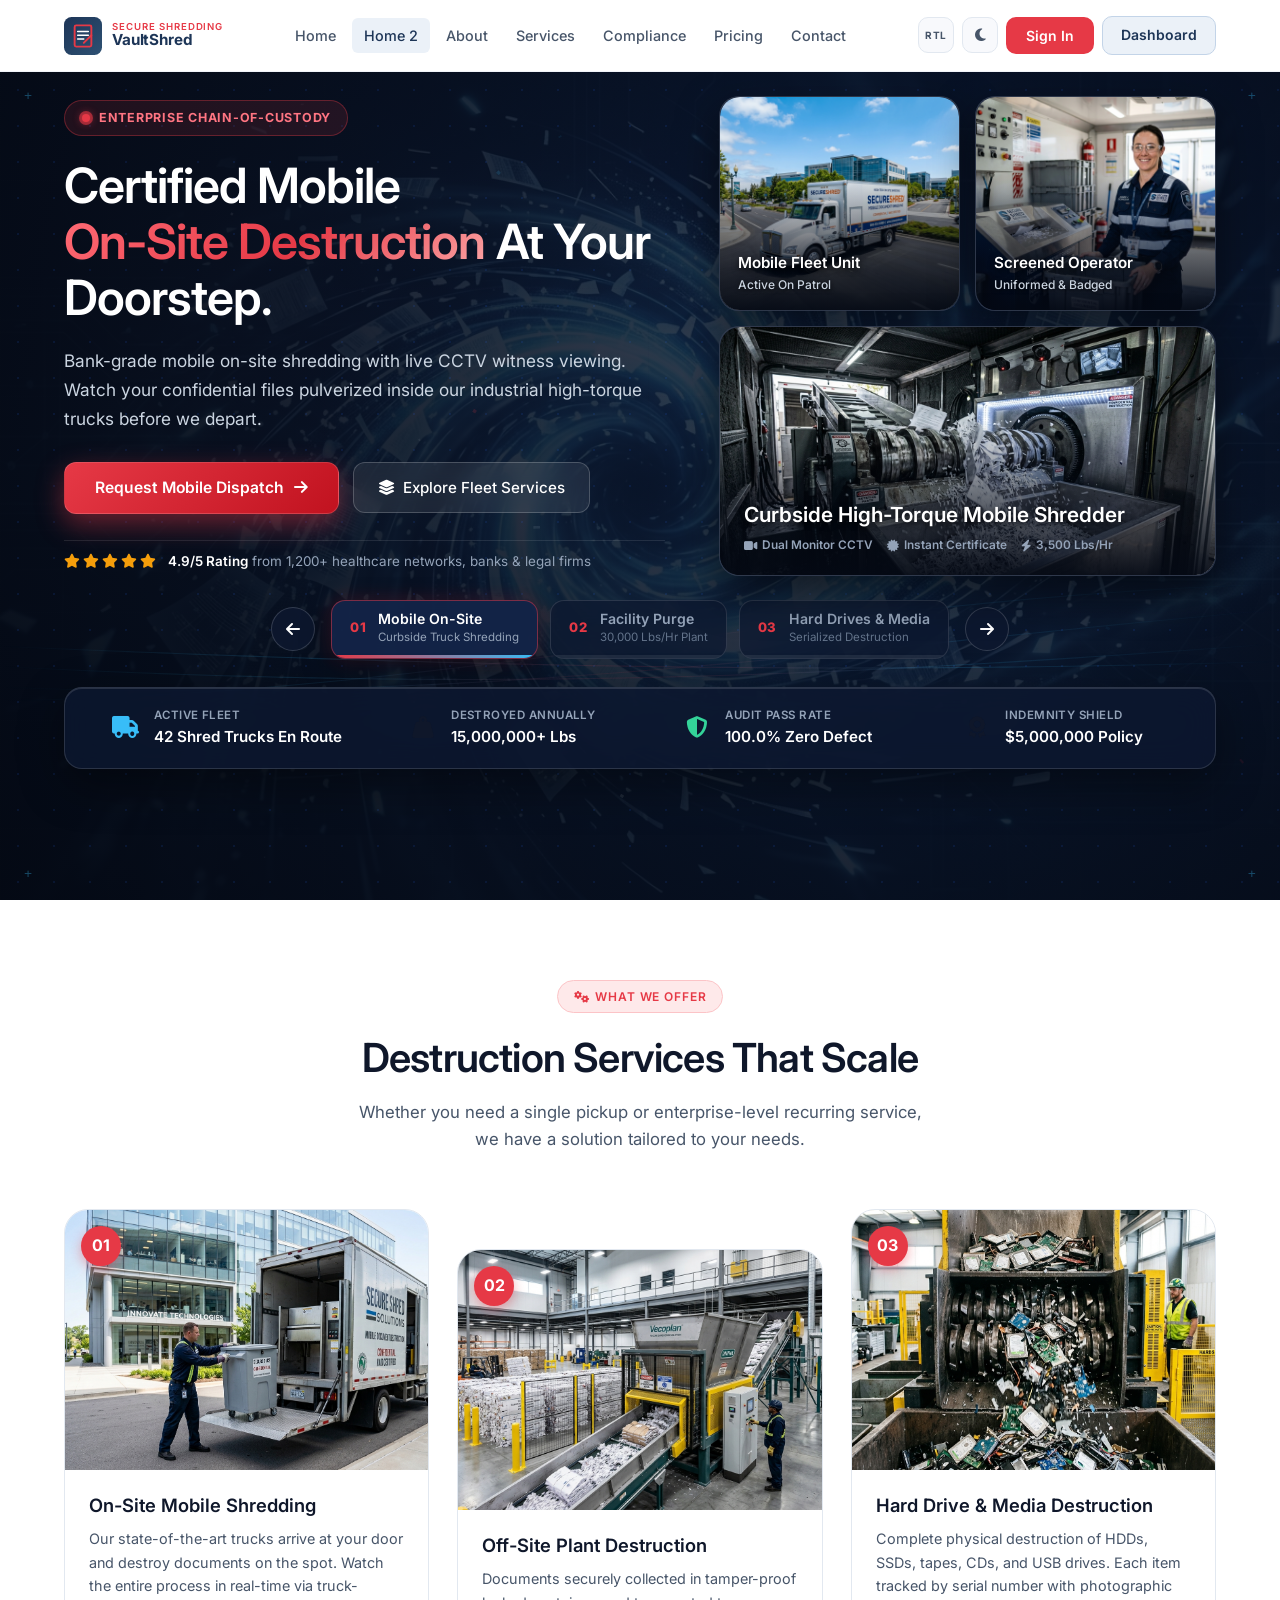
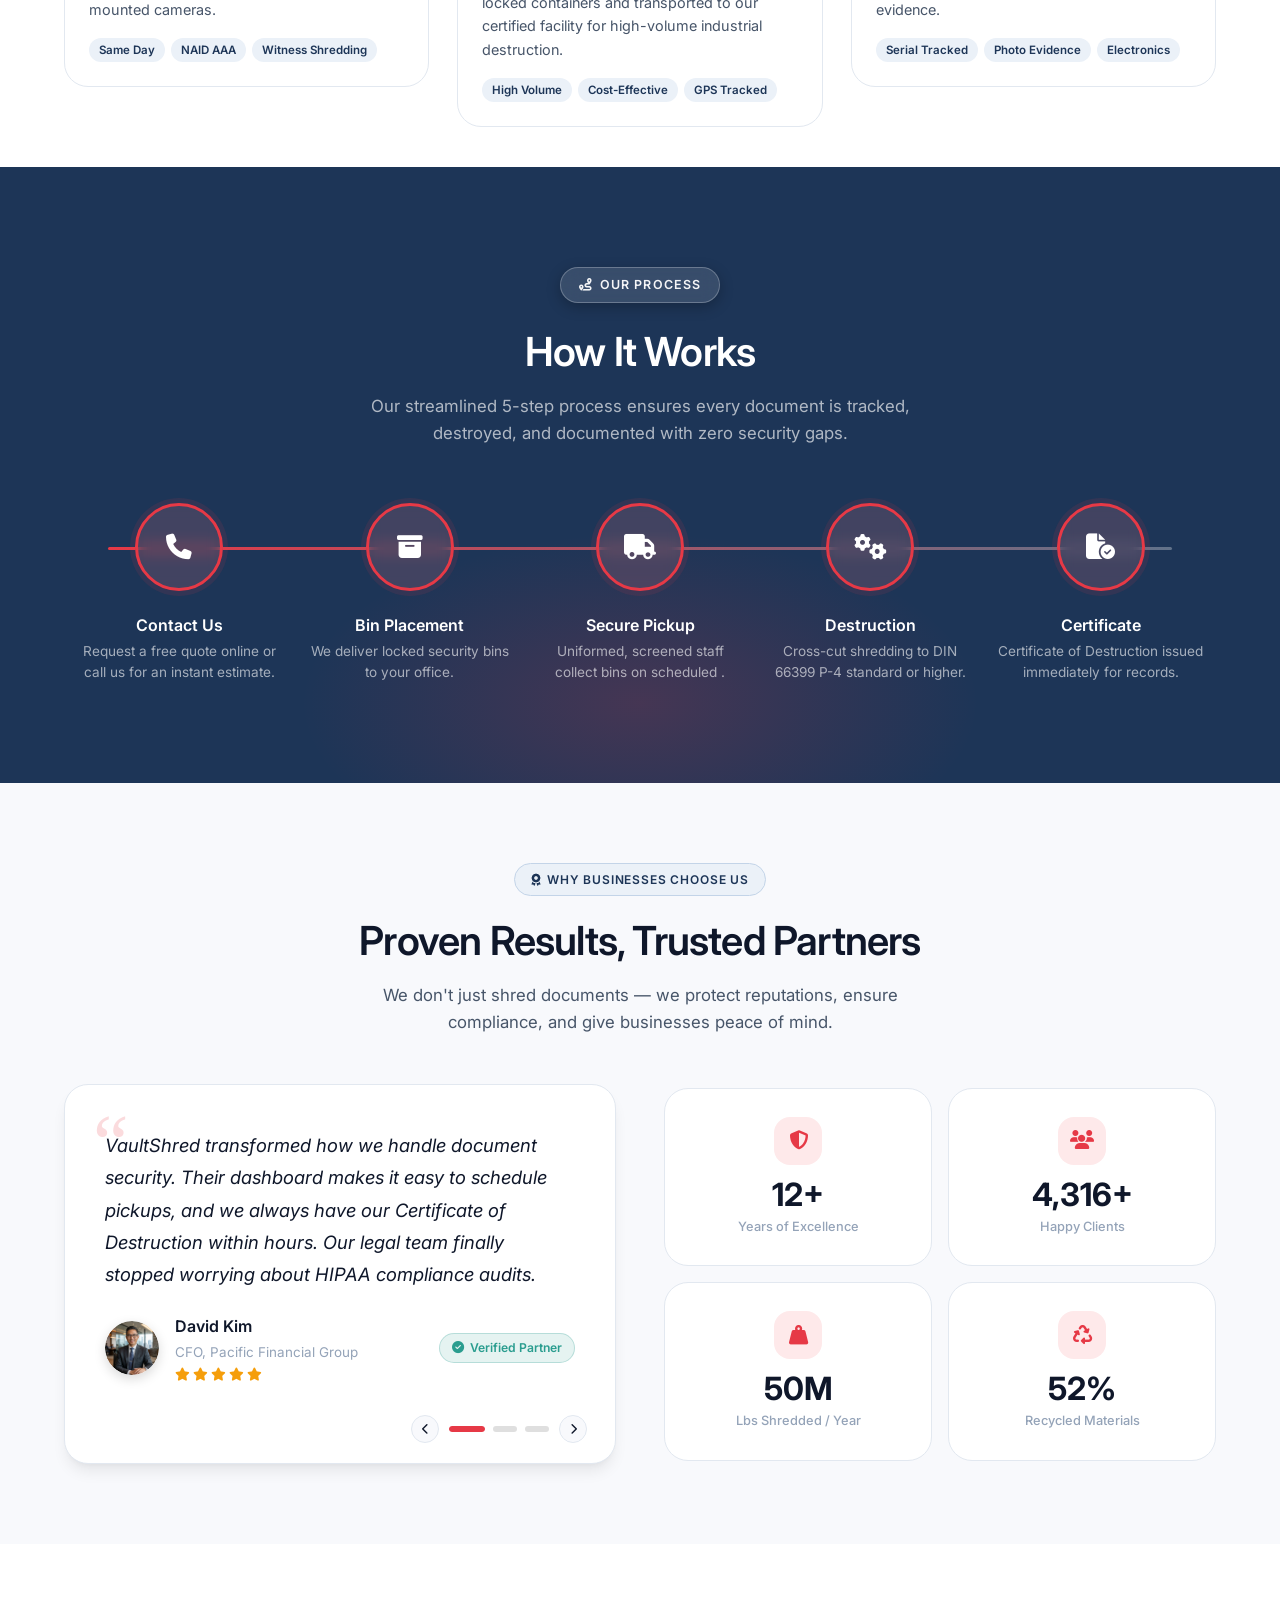
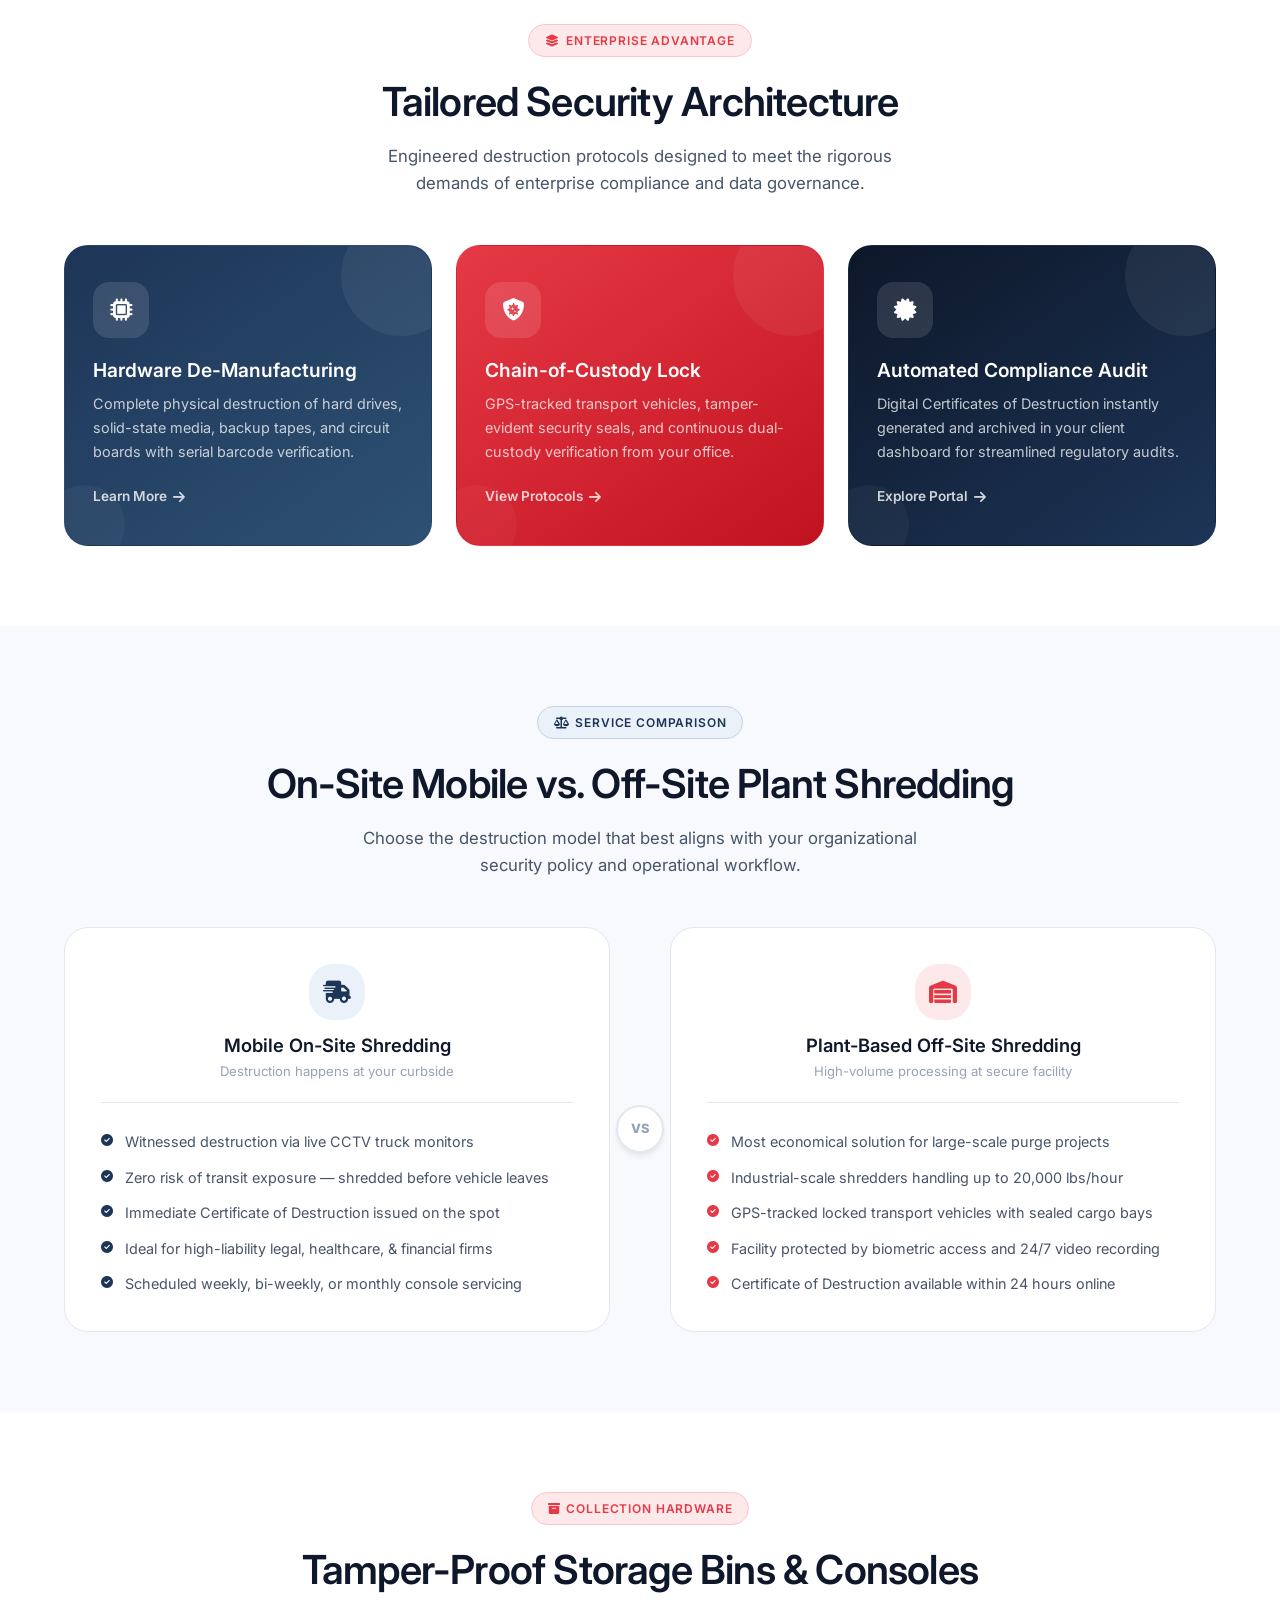
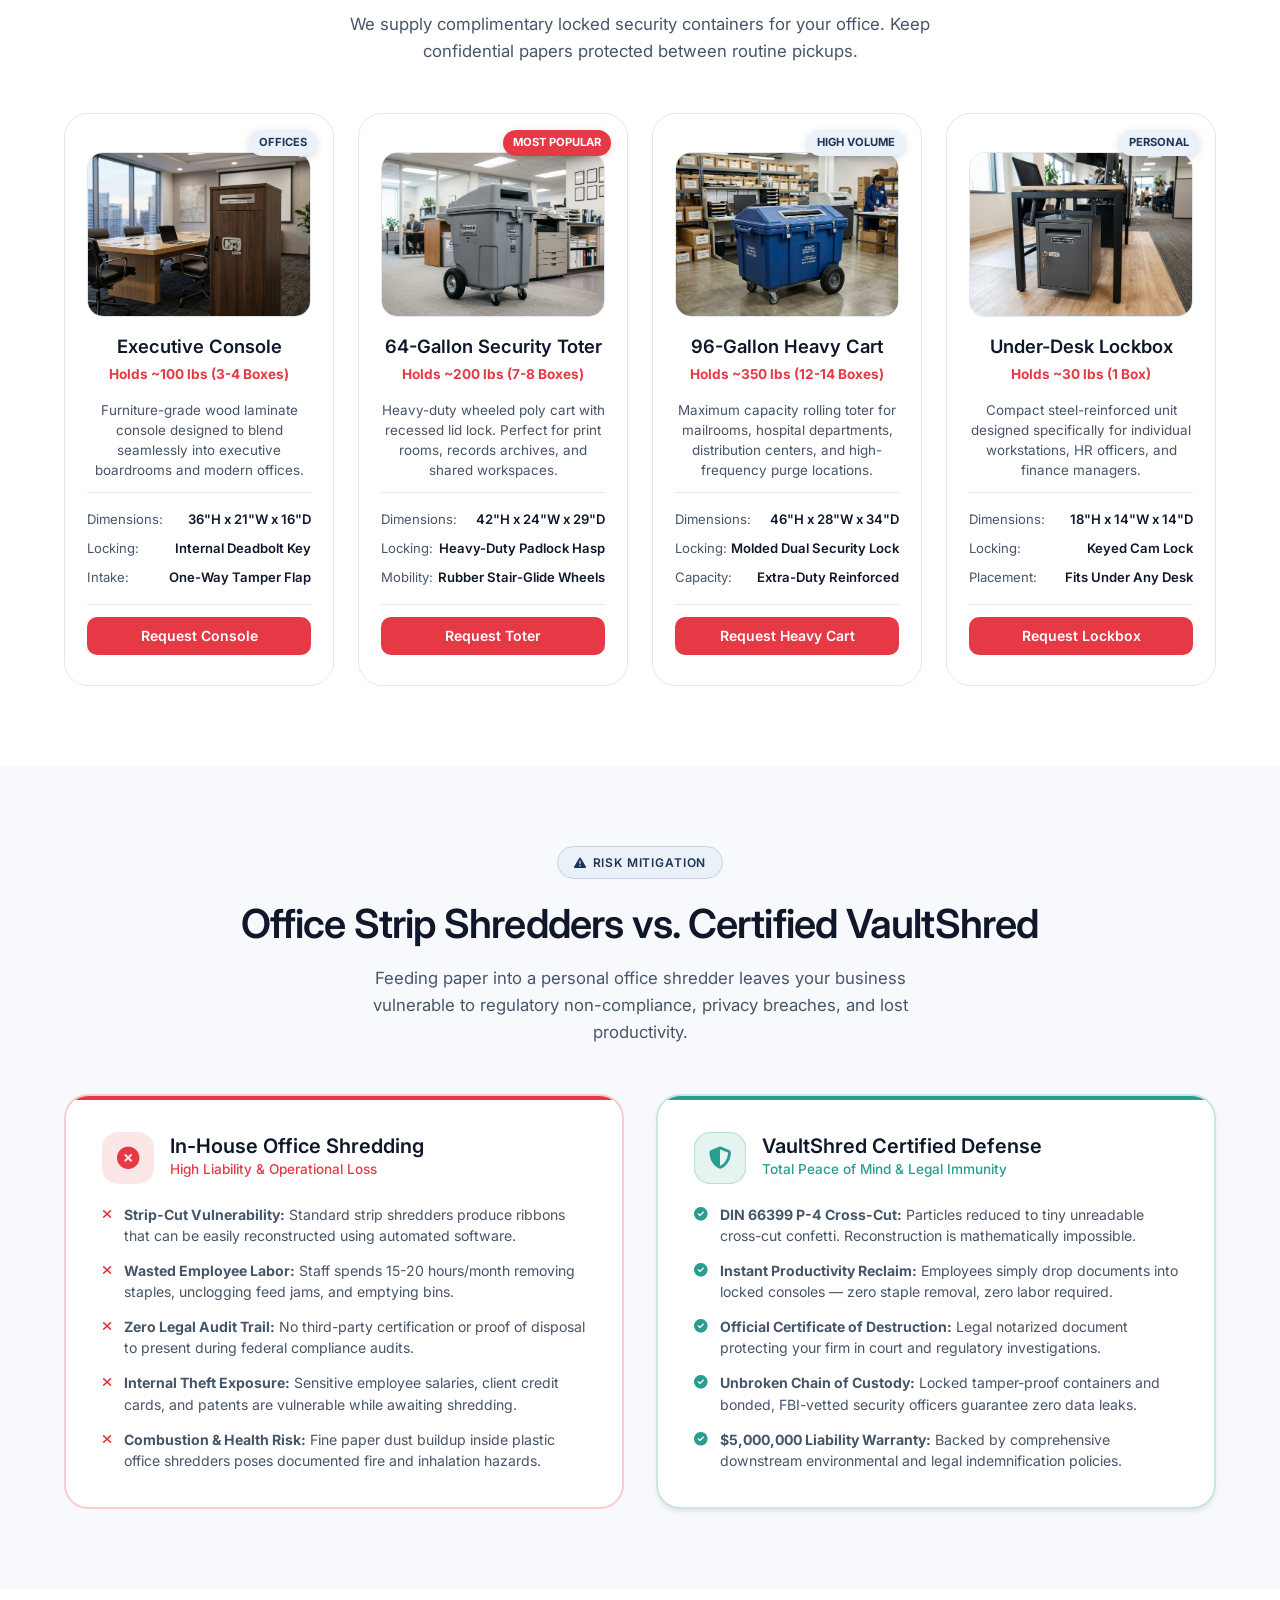
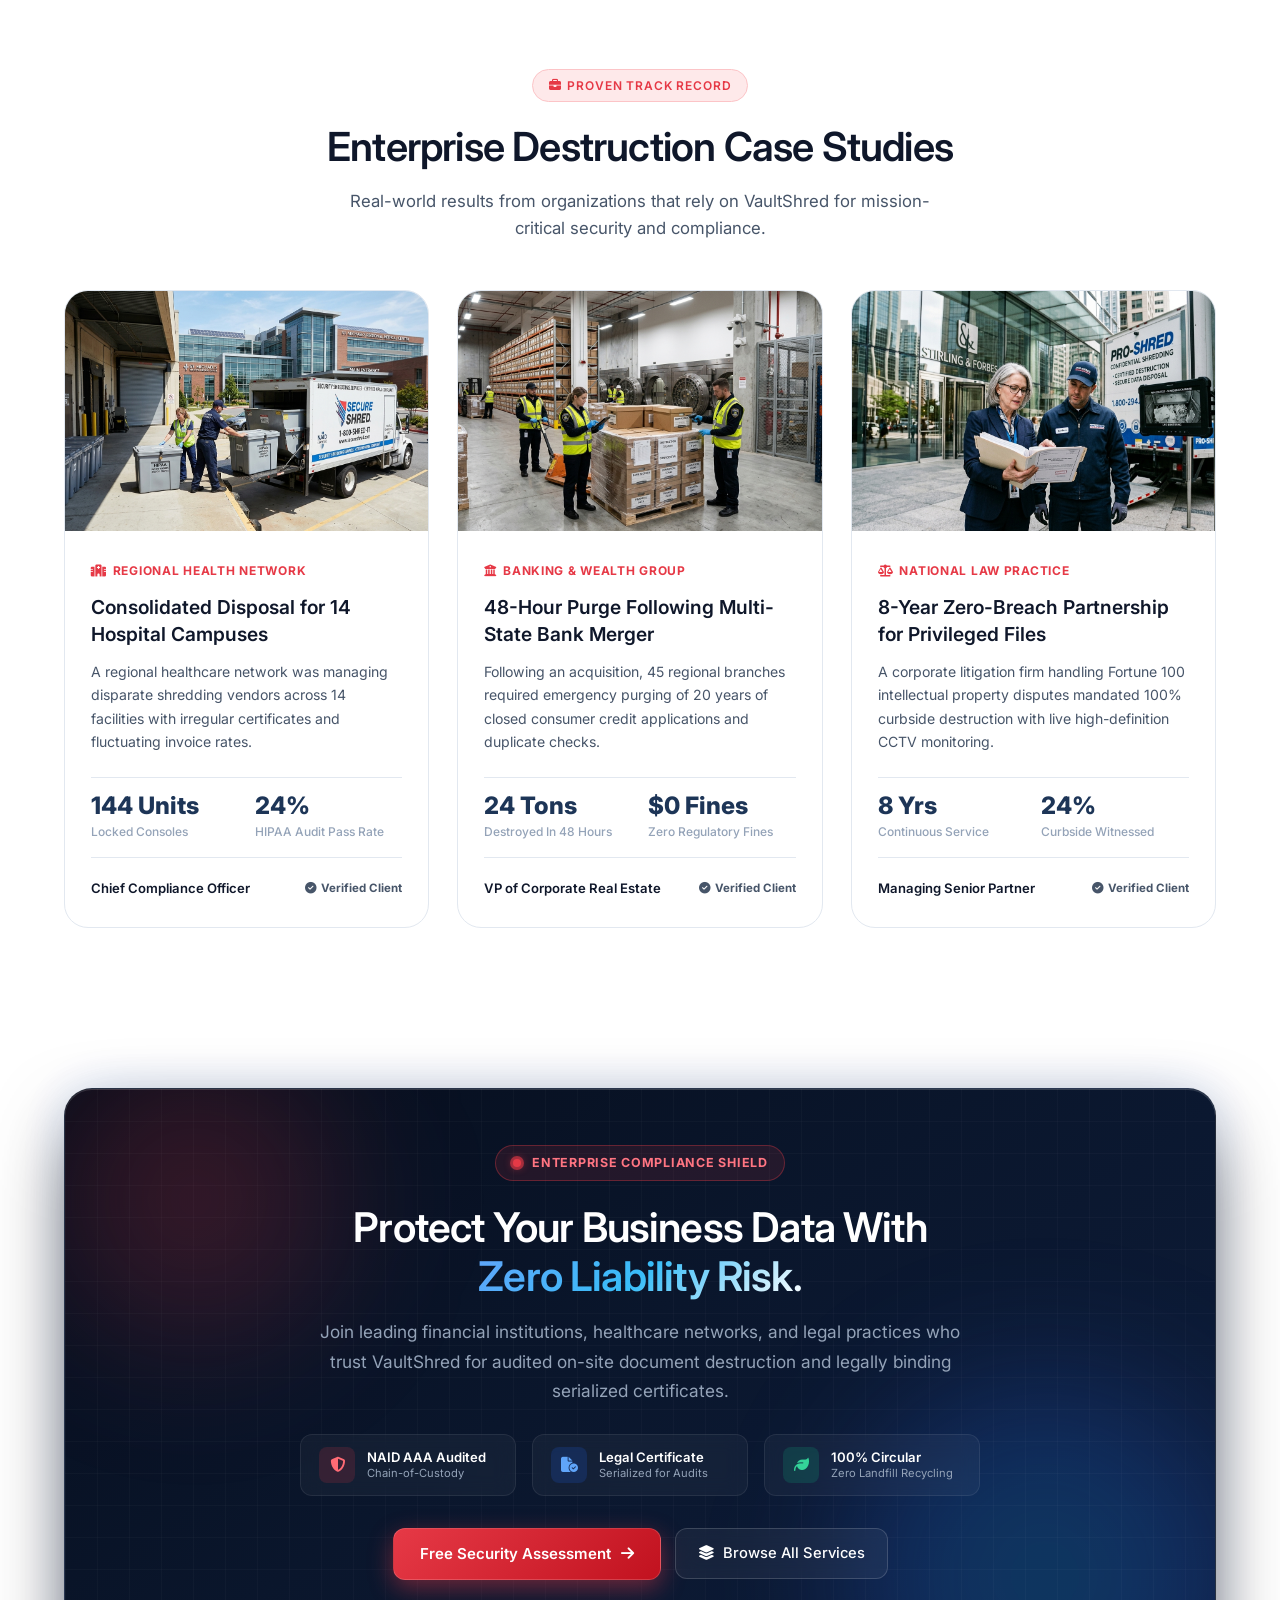
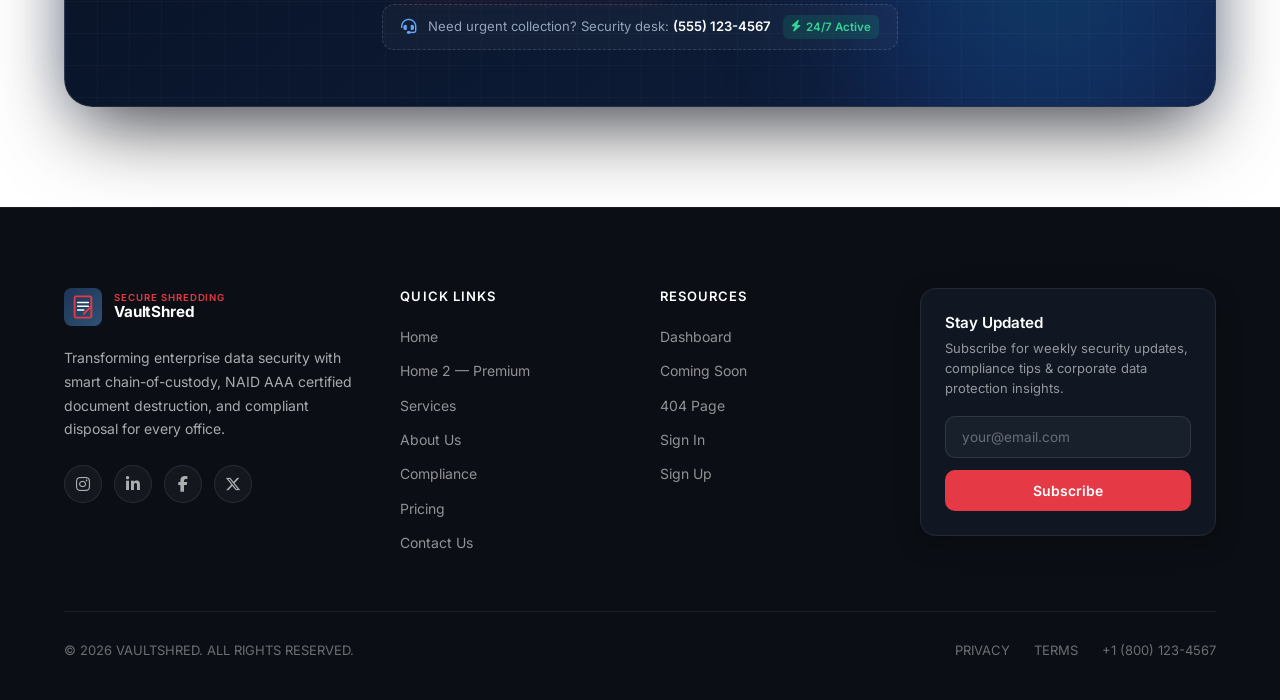
<file: home2.html>
<!DOCTYPE html>
<html lang="en" dir="ltr">
<head>
    <meta charset="UTF-8">
    <meta name="viewport" content="width=device-width, initial-scale=1.0">
    <title>VaultShred — Complete Data Destruction Solutions</title>
    <meta name="description" content="Enterprise-grade document shredding with full-screen cinematic hero. VaultShred protects your business data with certified destruction services.">
    <link rel="icon" href="favicon.svg" type="image/svg+xml">
    <link rel="stylesheet" href="https://cdnjs.cloudflare.com/ajax/libs/font-awesome/6.5.1/css/all.min.css">
    <link rel="stylesheet" href="style.css?v=8.4">
</head>
<body>

<div id="navbar-placeholder"></div>

<!-- ============ HERO 2 (Enterprise Command Hub Redesign) ============ -->
<section class="hero2 hero2-command-hub" id="hero2CommandHub">
    <!-- Full-Bleed Atmospheric Background & Lighting -->
    <div class="hero2-bg">
        <img src="assets/images/hero-home2.jpg" alt="Industrial document shredding facility" id="h2HeroBgImg">
    </div>
    <div class="hero2-overlay"></div>
    <div class="hero-ambient-orb orb-crimson"></div>
    <div class="hero-ambient-orb orb-cyan"></div>
    <div class="hero-grid-matrix"></div>
    <canvas id="h2ShredCanvas" class="hero-shred-canvas"></canvas>
    <div class="hero-mouse-spotlight" id="h2Spotlight"></div>
    <div class="hero-security-markers" aria-hidden="true">
        <span class="marker marker-tl">+</span>
        <span class="marker marker-tr">+</span>
        <span class="marker marker-bl">+</span>
        <span class="marker marker-br">+</span>
    </div>
    <div class="hero-scan-vignette"></div>

    <div class="container hero2-container">
        <!-- 3-Slide Interactive Carousel -->
        <div class="h2-hero-carousel" id="h2HeroCarousel">
            <div class="h2-slides-stage">
                <!-- SLIDE 1: Curbside Mobile Destruction -->
                <div class="h2-slide active" data-slide="0">
                    <div class="hero2-grid">
                        <!-- Left Column: Content -->
                        <div class="hero2-col-left">
                            <div class="h2-hero-eyebrow fade-up">
                                <span class="h2-radar-beacon">
                                    <span class="h2-radar-ping"></span>
                                    <span class="h2-radar-dot"></span>
                                </span>
                                <span>ENTERPRISE CHAIN-OF-CUSTODY</span>
                            </div>

                            <h1 class="fade-up delay-1">
                                Certified Mobile <span class="h2-text-accent">On-Site Destruction</span> At Your Doorstep.
                            </h1>

                            <p class="fade-up delay-2">
                                Bank-grade mobile on-site shredding with live CCTV witness viewing. Watch your confidential files pulverized inside our industrial high-torque trucks before we depart.
                            </p>

                            <div class="hero2-actions fade-up delay-3">
                                <a href="contact.html?service=Mobile%20On-Site%20Truck" class="btn btn-h2-primary">
                                    <span>Request Mobile Dispatch</span>
                                    <i class="fas fa-arrow-right"></i>
                                </a>
                                <a href="services.html" class="btn btn-h2-glass">
                                    <i class="fas fa-layer-group"></i>
                                    <span>Explore Fleet Services</span>
                                </a>
                            </div>

                            <div class="h2-hero-proof fade-up delay-4">
                                <div class="h2-stars">
                                    <i class="fas fa-star"></i><i class="fas fa-star"></i><i class="fas fa-star"></i><i class="fas fa-star"></i><i class="fas fa-star"></i>
                                </div>
                                <span class="h2-proof-text">
                                    <strong>4.9/5 Rating</strong> from 1,200+ healthcare networks, banks & legal firms
                                </span>
                            </div>
                        </div>

                        <!-- Right Column: 3-Image Trio Deck -->
                        <div class="hero2-col-right fade-up delay-2">
                            <div class="h2-trio-deck">
                                <!-- Top-Left Card: Mobile Fleet Truck -->
                                <div class="h2-trio-card h2-trio-top-left">
                                    <div class="h2-trio-img-wrap">
                                        <img src="assets/images/hero-fleet-unit.jpg" alt="Mobile shredding fleet unit on active patrol" class="h2-trio-img">
                                        <div class="h2-trio-gradient"></div>
                                    </div>
                                    <div class="h2-trio-content">
                                        <div class="h2-trio-label">
                                            <strong>Mobile Fleet Unit</strong>
                                            <span>Active On Patrol</span>
                                        </div>
                                    </div>
                                </div>

                                <!-- Top-Right Card: Screened Specialist Live CCTV -->
                                <div class="h2-trio-card h2-trio-top-right">
                                    <div class="h2-trio-img-wrap">
                                        <img src="assets/images/hero-operator-badge.jpg" alt="Screened and badged technician operating mobile shredder" class="h2-trio-img">
                                        <div class="h2-trio-gradient"></div>
                                    </div>
                                    <div class="h2-trio-content">
                                        <div class="h2-trio-label">
                                            <strong>Screened Operator</strong>
                                            <span>Uniformed &amp; Badged</span>
                                        </div>
                                    </div>
                                </div>

                                <!-- Bottom Card: High-Torque Mobile Shredder -->
                                <div class="h2-trio-card h2-trio-bottom">
                                    <div class="h2-trio-img-wrap">
                                        <img src="assets/images/hero-curbside-shredder.jpg" alt="Curbside high-torque mobile shredder with CCTV monitor" class="h2-trio-img">
                                        <div class="h2-trio-gradient"></div>
                                    </div>
                                    <div class="h2-trio-content">
                                        <div class="h2-trio-bottom-info">
                                            <h3>Curbside High-Torque Mobile Shredder</h3>
                                            <div class="h2-bento-meta">
                                                <span><i class="fas fa-video"></i> Dual Monitor CCTV</span>
                                                <span><i class="fas fa-certificate"></i> Instant Certificate</span>
                                                <span><i class="fas fa-bolt text-amber"></i> 3,500 Lbs/Hr</span>
                                            </div>
                                        </div>
                                    </div>
                                </div>
                            </div>
                        </div>
                    </div>
                </div>

                <!-- SLIDE 2: High-Volume Industrial Facility Purge -->
                <div class="h2-slide" data-slide="1">
                    <div class="hero2-grid">
                        <!-- Left Column: Content -->
                        <div class="hero2-col-left">
                            <div class="h2-hero-eyebrow fade-up">
                                <span class="h2-radar-beacon">
                                    <span class="h2-radar-ping"></span>
                                    <span class="h2-radar-dot"></span>
                                </span>
                                <span>INDUSTRIAL PLANT FACILITY</span>
                            </div>

                            <h1 class="fade-up delay-1">
                                High-Capacity <span class="h2-text-accent">Facility Purges</span> & Bulk Warehouse Shredding.
                            </h1>

                            <p class="fade-up delay-2">
                                Destroy multi-ton archive purges in our high-security bonded facilities. GPS-monitored armored transport, dual-custodian chain-of-custody, and 100% recycling conversion.
                            </p>

                            <div class="hero2-actions fade-up delay-3">
                                <a href="contact.html?service=Bulk%20Plant%20Purge" class="btn btn-h2-primary">
                                    <span>Schedule Bulk Purge</span>
                                    <i class="fas fa-arrow-right"></i>
                                </a>
                                <a href="pricing.html" class="btn btn-h2-glass">
                                    <i class="fas fa-calculator"></i>
                                    <span>Calculate Volume Rates</span>
                                </a>
                            </div>

                            <div class="h2-hero-proof fade-up delay-4">
                                <div class="h2-stars">
                                    <i class="fas fa-star"></i><i class="fas fa-star"></i><i class="fas fa-star"></i><i class="fas fa-star"></i><i class="fas fa-star"></i>
                                </div>
                                <span class="h2-proof-text">
                                    <strong>Over 15,000,000 lbs</strong> destroyed annually with zero landfill footprint
                                </span>
                            </div>
                        </div>

                        <!-- Right Column: 3-Image Trio Deck -->
                        <div class="hero2-col-right fade-up delay-2">
                            <div class="h2-trio-deck">
                                <!-- Top-Left Card: 24/7 Biometric Plant Vault -->
                                <div class="h2-trio-card h2-trio-top-left">
                                    <div class="h2-trio-img-wrap">
                                        <img src="assets/images/hero-biometric-vault.jpg" alt="Biometric access controlled secure destruction facility" class="h2-trio-img">
                                        <div class="h2-trio-gradient"></div>
                                    </div>
                                    <div class="h2-trio-content">
                                        <div class="h2-trio-label">
                                            <strong>Biometric Facility</strong>
                                            <span>24/7 Access Control</span>
                                        </div>
                                    </div>
                                </div>

                                <!-- Top-Right Card: Bulk Warehouse Archive Boxes -->
                                <div class="h2-trio-card h2-trio-top-right">
                                    <div class="h2-trio-img-wrap">
                                        <img src="assets/images/hero-bulk-purge.jpg" alt="Palletized bulk document purge boxes ready for destruction" class="h2-trio-img">
                                        <div class="h2-trio-gradient"></div>
                                    </div>
                                    <div class="h2-trio-content">
                                        <div class="h2-trio-label">
                                            <strong>Bulk Services</strong>
                                            <span>Pallet &amp; Box Purges</span>
                                        </div>
                                    </div>
                                </div>

                                <!-- Bottom Card: High-Volume Industrial Shredder -->
                                <div class="h2-trio-card h2-trio-bottom">
                                    <div class="h2-trio-img-wrap">
                                        <img src="assets/images/hero-plant-processing.jpg" alt="High-volume industrial plant document shredding and baling line" class="h2-trio-img">
                                        <div class="h2-trio-gradient"></div>
                                    </div>
                                    <div class="h2-trio-content">
                                        <div class="h2-trio-bottom-info">
                                            <h3>High-Volume Plant Processing Facility</h3>
                                            <div class="h2-bento-meta">
                                                <span><i class="fas fa-shield-alt"></i> Armored GPS Transit</span>
                                                <span><i class="fas fa-industry"></i> 30,000 Lbs/Hr</span>
                                                <span><i class="fas fa-recycle text-green"></i> 100% Recycled</span>
                                            </div>
                                        </div>
                                    </div>
                                </div>
                            </div>
                        </div>
                    </div>
                </div>

                <!-- SLIDE 3: Hard Drives & Digital Media -->
                <div class="h2-slide" data-slide="2">
                    <div class="hero2-grid">
                        <!-- Left Column: Content -->
                        <div class="hero2-col-left">
                            <div class="h2-hero-eyebrow fade-up">
                                <span class="h2-radar-beacon">
                                    <span class="h2-radar-ping"></span>
                                    <span class="h2-radar-dot"></span>
                                </span>
                                <span>DIGITAL SANITIZATION</span>
                            </div>

                            <h1 class="fade-up delay-1">
                                Serialized Hard Drive <span class="h2-text-accent">& Media Destruction</span> with Punch Audit.
                            </h1>

                            <p class="fade-up delay-2">
                                Irreversible hydraulic shearing and 15,000-Gauss magnetic degaussing for HDDs, SSDs, and server tapes. Barcode-scanned serialization logged directly to your legal Certificate.
                            </p>

                            <div class="hero2-actions fade-up delay-3">
                                <a href="contact.html?service=Hard%20Drive%20Destruction" class="btn btn-h2-primary">
                                    <span>Book Media Destruction</span>
                                    <i class="fas fa-arrow-right"></i>
                                </a>
                                <a href="compliance.html" class="btn btn-h2-glass">
                                    <i class="fas fa-file-contract"></i>
                                    <span>Compliance Packet</span>
                                </a>
                            </div>

                            <div class="h2-hero-proof fade-up delay-4">
                                <div class="h2-stars">
                                    <i class="fas fa-star"></i><i class="fas fa-star"></i><i class="fas fa-star"></i><i class="fas fa-star"></i><i class="fas fa-star"></i>
                                </div>
                                <span class="h2-proof-text">
                                    <strong>100% Non-Recoverable</strong> destruction backing $5,000,000 indemnity policy
                                </span>
                            </div>
                        </div>

                        <!-- Right Column: 3-Image Trio Deck -->
                        <div class="hero2-col-right fade-up delay-2">
                            <div class="h2-trio-deck">
                                <!-- Top-Left Card: Platter Hydraulic Punch -->
                                <div class="h2-trio-card h2-trio-top-left">
                                    <div class="h2-trio-img-wrap">
                                        <img src="assets/images/hero-pierced-hdd.jpg" alt="Hard drive platter pierced by industrial hydraulic punch" class="h2-trio-img">
                                        <div class="h2-trio-gradient"></div>
                                    </div>
                                    <div class="h2-trio-content">
                                        <div class="h2-trio-label">
                                            <strong>Platter Pierced</strong>
                                            <span>Zero Recovery</span>
                                        </div>
                                    </div>
                                </div>

                                <!-- Top-Right Card: Solid-State & Tape Sanitization -->
                                <div class="h2-trio-card h2-trio-top-right">
                                    <div class="h2-trio-img-wrap">
                                        <img src="assets/images/hero-degausser-unit.jpg" alt="High-power electromagnetic degausser sanitization chamber" class="h2-trio-img">
                                        <div class="h2-trio-gradient"></div>
                                    </div>
                                    <div class="h2-trio-content">
                                        <div class="h2-trio-label">
                                            <strong>15k Gauss Field</strong>
                                            <span>Total Degaussing</span>
                                        </div>
                                    </div>
                                </div>

                                <!-- Bottom Card: Hard Drive & Electronic Media Shear -->
                                <div class="h2-trio-card h2-trio-bottom">
                                    <div class="h2-trio-img-wrap">
                                        <img src="assets/images/hero-media-puncher.jpg" alt="Hydraulic media punch station with serial barcode scanning" class="h2-trio-img">
                                        <div class="h2-trio-gradient"></div>
                                    </div>
                                    <div class="h2-trio-content">
                                        <div class="h2-trio-bottom-info">
                                            <h3>Hard Drive & Solid-State Media Punch</h3>
                                            <div class="h2-bento-meta">
                                                <span><i class="fas fa-stamp"></i> Serial Barcode Log</span>
                                                <span><i class="fas fa-file-contract"></i> Legal Certificate</span>
                                                <span><i class="fas fa-shield-alt"></i> NIST 800-88</span>
                                            </div>
                                        </div>
                                    </div>
                                </div>
                            </div>
                        </div>
                    </div>
                </div>
            </div>

            <!-- Carousel Nav Controllers: 3 Slide Tabs with 5s Progress Bar + Arrows -->
            <div class="h2-carousel-nav">
                <button type="button" class="h2-nav-arrow h2-nav-prev" onclick="prevH2HeroSlide()" aria-label="Previous slide">
                    <i class="fas fa-arrow-left"></i>
                </button>

                <div class="h2-nav-tabs">
                    <button type="button" class="h2-nav-tab active" onclick="goToH2HeroSlide(0)">
                        <span class="h2-tab-idx">01</span>
                        <div class="h2-tab-text">
                            <strong>Mobile On-Site</strong>
                            <small>Curbside Truck Shredding</small>
                        </div>
                        <div class="h2-tab-progress"><div class="h2-tab-bar"></div></div>
                    </button>

                    <button type="button" class="h2-nav-tab" onclick="goToH2HeroSlide(1)">
                        <span class="h2-tab-idx">02</span>
                        <div class="h2-tab-text">
                            <strong>Facility Purge</strong>
                            <small>30,000 Lbs/Hr Plant</small>
                        </div>
                        <div class="h2-tab-progress"><div class="h2-tab-bar"></div></div>
                    </button>

                    <button type="button" class="h2-nav-tab" onclick="goToH2HeroSlide(2)">
                        <span class="h2-tab-idx">03</span>
                        <div class="h2-tab-text">
                            <strong>Hard Drives & Media</strong>
                            <small>Serialized Destruction</small>
                        </div>
                        <div class="h2-tab-progress"><div class="h2-tab-bar"></div></div>
                    </button>
                </div>

                <button type="button" class="h2-nav-arrow h2-nav-next" onclick="nextH2HeroSlide()" aria-label="Next slide">
                    <i class="fas fa-arrow-right"></i>
                </button>
            </div>
        </div>

        <!-- Full-Width Operational Telemetry Bar -->
        <div class="hero2-telemetry-bar fade-up delay-4">
            <div class="h2-telem-item">
                <i class="fas fa-truck text-cyan"></i>
                <div class="h2-telem-info">
                    <span class="h2-telem-label">Active Fleet</span>
                    <strong class="h2-telem-val">42 Shred Trucks En Route</strong>
                </div>
            </div>
            <div class="h2-telem-sep"></div>
            <div class="h2-telem-item">
                <i class="fas fa-weight-hanging text-crimson"></i>
                <div class="h2-telem-info">
                    <span class="h2-telem-label">Destroyed Annually</span>
                    <strong class="h2-telem-val">15,000,000+ Lbs</strong>
                </div>
            </div>
            <div class="h2-telem-sep"></div>
            <div class="h2-telem-item">
                <i class="fas fa-shield-halved text-green"></i>
                <div class="h2-telem-info">
                    <span class="h2-telem-label">Audit Pass Rate</span>
                    <strong class="h2-telem-val">100.0% Zero Defect</strong>
                </div>
            </div>
            <div class="h2-telem-sep"></div>
            <div class="h2-telem-item">
                <i class="fas fa-award text-amber"></i>
                <div class="h2-telem-info">
                    <span class="h2-telem-label">Indemnity Shield</span>
                    <strong class="h2-telem-val">$5,000,000 Policy</strong>
                </div>
            </div>
        </div>
    </div>
</section>

<!-- ============ SECTION 1: STAGGERED SERVICE CARDS ============ -->
<section class="section stagger-section">
    <div class="container">
        <div class="section-header fade-up">
            <span class="section-badge"><i class="fas fa-cogs"></i> What We Offer</span>
            <h2>Destruction Services That Scale</h2>
            <p class="section-subtitle">Whether you need a single pickup or enterprise-level recurring service, we have a solution tailored to your needs.</p>
        </div>
        <div class="stagger-grid">
            <div class="stagger-card fade-up">
                <div class="stagger-img-wrap">
                    <img src="assets/images/service-mobile-truck.jpg" alt="On-site mobile shredding truck with automated mechanical lift">
                    <span class="stagger-num">01</span>
                </div>
                <div class="stagger-body">
                    <h3>On-Site Mobile Shredding</h3>
                    <p>Our state-of-the-art trucks arrive at your door and destroy documents on the spot. Watch the entire process in real-time via truck-mounted cameras.</p>
                    <div class="stagger-tags">
                        <span class="stagger-tag">Same Day</span>
                        <span class="stagger-tag">NAID AAA</span>
                        <span class="stagger-tag">Witness Shredding</span>
                    </div>
                </div>
            </div>
            <div class="stagger-card fade-up delay-1">
                <div class="stagger-img-wrap">
                    <img src="assets/images/service-plant-facility.jpg" alt="High-capacity off-site industrial document destruction facility">
                    <span class="stagger-num">02</span>
                </div>
                <div class="stagger-body">
                    <h3>Off-Site Plant Destruction</h3>
                    <p>Documents securely collected in tamper-proof locked containers and transported to our certified facility for high-volume industrial destruction.</p>
                    <div class="stagger-tags">
                        <span class="stagger-tag">High Volume</span>
                        <span class="stagger-tag">Cost-Effective</span>
                        <span class="stagger-tag">GPS Tracked</span>
                    </div>
                </div>
            </div>
            <div class="stagger-card fade-up delay-2">
                <div class="stagger-img-wrap">
                    <img src="assets/images/service-media-shredder.jpg" alt="Dedicated industrial hard drive and electronic media shredder">
                    <span class="stagger-num">03</span>
                </div>
                <div class="stagger-body">
                    <h3>Hard Drive & Media Destruction</h3>
                    <p>Complete physical destruction of HDDs, SSDs, tapes, CDs, and USB drives. Each item tracked by serial number with photographic evidence.</p>
                    <div class="stagger-tags">
                        <span class="stagger-tag">Serial Tracked</span>
                        <span class="stagger-tag">Photo Evidence</span>
                        <span class="stagger-tag">Electronics</span>
                    </div>
                </div>
            </div>
        </div>
    </div>
</section>

<!-- ============ SECTION 2: HORIZONTAL TIMELINE PROCESS ============ -->
<section class="section-lg h-timeline-section">
    <div class="container">
        <div class="section-header fade-up" style="margin-bottom:0">
            <span class="page-hero-badge"><i class="fas fa-route"></i> Our Process</span>
            <h2 style="color:#fff">How It Works</h2>
            <p style="color:rgba(255,255,255,.65);max-width:580px;margin:14px auto 0;font-weight:400">Our streamlined 5-step process ensures every document is tracked, destroyed, and documented with zero security gaps.</p>
        </div>
        <div class="h-timeline">
            <div class="ht-step fade-up">
                <div class="ht-circle"><i class="fas fa-phone"></i></div>
                <h4>Contact Us</h4>
                <p>Request a free quote online or call us for an instant estimate.</p>
            </div>
            <div class="ht-step fade-up delay-1">
                <div class="ht-circle"><i class="fas fa-box-archive"></i></div>
                <h4>Bin Placement</h4>
                <p>We deliver locked security bins to your office.</p>
            </div>
            <div class="ht-step fade-up delay-2">
                <div class="ht-circle"><i class="fas fa-truck"></i></div>
                <h4>Secure Pickup</h4>
                <p>Uniformed, screened staff collect bins on scheduled .</p>
            </div>
            <div class="ht-step fade-up delay-3">
                <div class="ht-circle"><i class="fas fa-gears"></i></div>
                <h4>Destruction</h4>
                <p>Cross-cut shredding to DIN 66399 P-4 standard or higher.</p>
            </div>
            <div class="ht-step fade-up delay-4">
                <div class="ht-circle"><i class="fas fa-file-circle-check"></i></div>
                <h4>Certificate</h4>
                <p>Certificate of Destruction issued immediately for records.</p>
            </div>
        </div>
    </div>
</section>

<!-- ============ SECTION 3: QUOTE SPOTLIGHT + STATS ============ -->
<section class="section spotlight-section">
    <div class="container">
        <div class="section-header fade-up">
            <span class="section-badge-primary"><i class="fas fa-award"></i> Why Businesses Choose Us</span>
            <h2>Proven Results, Trusted Partners</h2>
            <p class="section-subtitle">We don't just shred documents — we protect reputations, ensure compliance, and give businesses peace of mind.</p>
        </div>
        <div class="spotlight-grid">
            <div class="spotlight-quote slide-left" id="spotlightSlider">
                <div class="sq-slides-container">
                    <!-- Slide 1 -->
                    <div class="sq-slide active" data-index="0">
                        <p class="sq-text">VaultShred transformed how we handle document security. Their dashboard makes it easy to schedule pickups, and we always have our Certificate of Destruction within hours. Our legal team finally stopped worrying about HIPAA compliance audits.</p>
                        <div class="sq-author">
                            <div class="sq-avatar"><img src="assets/images/avatar-david-kim.jpg" alt="David Kim - CFO, Pacific Financial Group"></div>
                            <div class="sq-meta">
                                <span class="sq-name">David Kim</span>
                                <span class="sq-role">CFO, Pacific Financial Group</span>
                                <div class="sq-stars"><i class="fas fa-star"></i><i class="fas fa-star"></i><i class="fas fa-star"></i><i class="fas fa-star"></i><i class="fas fa-star"></i></div>
                            </div>
                            <div class="sq-verified-badge"><i class="fas fa-circle-check"></i> Verified Partner</div>
                        </div>
                    </div>

                    <!-- Slide 2 -->
                    <div class="sq-slide" data-index="1">
                        <p class="sq-text">Managing patient medical records across 14 regional health clinics used to be a massive compliance headache. VaultShred provided tamper-proof locked consoles and automated monthly pickups with complete chain-of-custody tracking. Simply the gold standard.</p>
                        <div class="sq-author">
                            <div class="sq-avatar"><img src="assets/images/avatar-elena.jpg" alt="Dr. Elena Rostova - Chief Compliance Officer, Horizon Health Systems"></div>
                            <div class="sq-meta">
                                <span class="sq-name">Dr. Elena Rostova</span>
                                <span class="sq-role">Chief Compliance Officer, Horizon Health Systems</span>
                                <div class="sq-stars"><i class="fas fa-star"></i><i class="fas fa-star"></i><i class="fas fa-star"></i><i class="fas fa-star"></i><i class="fas fa-star"></i></div>
                            </div>
                            <div class="sq-verified-badge"><i class="fas fa-circle-check"></i> Verified Partner</div>
                        </div>
                    </div>

                    <!-- Slide 3 -->
                    <div class="sq-slide" data-index="2">
                        <p class="sq-text">During our multi-floor corporate headquarters relocation, we had over 2,500 archive banker boxes requiring certified destruction. VaultShred dispatched two mobile shredding trucks and completed the entire purge in a single afternoon with live CCTV witnessing.</p>
                        <div class="sq-author">
                            <div class="sq-avatar"><img src="assets/images/avatar-marcus.jpg" alt="Marcus Vance - VP of Facilities & Security, Apex Global Tech"></div>
                            <div class="sq-meta">
                                <span class="sq-name">Marcus Vance</span>
                                <span class="sq-role">VP of Facilities & Security, Apex Global Tech</span>
                                <div class="sq-stars"><i class="fas fa-star"></i><i class="fas fa-star"></i><i class="fas fa-star"></i><i class="fas fa-star"></i><i class="fas fa-star"></i></div>
                            </div>
                            <div class="sq-verified-badge"><i class="fas fa-circle-check"></i> Verified Partner</div>
                        </div>
                    </div>
                </div>

                <!-- Slider Controls -->
                <div class="sq-controls">
                    <button class="sq-arrow-btn prev" onclick="prevSqSlide()" aria-label="Previous testimonial"><i class="fas fa-chevron-left"></i></button>
                    <div class="sq-dots">
                        <button class="sq-dot active" onclick="goToSqSlide(0)" aria-label="Slide 1"><span class="sq-dot-progress"></span></button>
                        <button class="sq-dot" onclick="goToSqSlide(1)" aria-label="Slide 2"><span class="sq-dot-progress"></span></button>
                        <button class="sq-dot" onclick="goToSqSlide(2)" aria-label="Slide 3"><span class="sq-dot-progress"></span></button>
                    </div>
                    <button class="sq-arrow-btn next" onclick="nextSqSlide()" aria-label="Next testimonial"><i class="fas fa-chevron-right"></i></button>
                </div>
            </div>
            <div class="spotlight-stats slide-right">
                <div class="spot-stat fade-up">
                    <div class="spot-stat-icon"><i class="fas fa-shield-halved"></i></div>
                    <span class="ss-num" data-count="12" data-suffix="+">0</span>
                    <span class="ss-label">Years of Excellence</span>
                </div>
                <div class="spot-stat fade-up delay-1">
                    <div class="spot-stat-icon"><i class="fas fa-users"></i></div>
                    <span class="ss-num" data-count="5000" data-suffix="+">0</span>
                    <span class="ss-label">Happy Clients</span>
                </div>
                <div class="spot-stat fade-up delay-2">
                    <div class="spot-stat-icon"><i class="fas fa-weight-hanging"></i></div>
                    <span class="ss-num" data-count="50" data-suffix="M">0</span>
                    <span class="ss-label">Lbs Shredded / Year</span>
                </div>
                <div class="spot-stat fade-up delay-3">
                    <div class="spot-stat-icon"><i class="fas fa-recycle"></i></div>
                    <span class="ss-num" data-count="100" data-suffix="%">0</span>
                    <span class="ss-label">Recycled Materials</span>
                </div>
            </div>
        </div>
    </div>
</section>

<!-- ============ SECTION 4: GRADIENT FEATURE BLOCKS ============ -->
<section class="section gradient-features">
    <div class="container">
        <div class="section-header fade-up">
            <span class="section-badge"><i class="fas fa-layer-group"></i> Enterprise Advantage</span>
            <h2>Tailored Security Architecture</h2>
            <p class="section-subtitle">Engineered destruction protocols designed to meet the rigorous demands of enterprise compliance and data governance.</p>
        </div>
        <div class="gf-grid">
            <div class="gf-card fade-up">
                <div class="gf-icon"><i class="fas fa-microchip"></i></div>
                <h3>Hardware De-Manufacturing</h3>
                <p>Complete physical destruction of hard drives, solid-state media, backup tapes, and circuit boards with serial barcode verification.</p>
                <a href="services.html" class="gf-link">Learn More <i class="fas fa-arrow-right"></i></a>
            </div>
            <div class="gf-card fade-up delay-1">
                <div class="gf-icon"><i class="fas fa-shield-virus"></i></div>
                <h3>Chain-of-Custody Lock</h3>
                <p>GPS-tracked transport vehicles, tamper-evident security seals, and continuous dual-custody verification from your office.</p>
                <a href="compliance.html" class="gf-link">View Protocols <i class="fas fa-arrow-right"></i></a>
            </div>
            <div class="gf-card fade-up delay-2">
                <div class="gf-icon"><i class="fas fa-certificate"></i></div>
                <h3>Automated Compliance Audit</h3>
                <p>Digital Certificates of Destruction instantly generated and archived in your client dashboard for streamlined regulatory audits.</p>
                <a href="dashboard.html" class="gf-link">Explore Portal <i class="fas fa-arrow-right"></i></a>
            </div>
        </div>
    </div>
</section>

<!-- ============ SECTION 5: SIDE-BY-SIDE COMPARISON ============ -->
<section class="section compare-section">
    <div class="container">
        <div class="section-header fade-up">
            <span class="section-badge-primary"><i class="fas fa-scale-balanced"></i> Service Comparison</span>
            <h2>On-Site Mobile vs. Off-Site Plant Shredding</h2>
            <p class="section-subtitle">Choose the destruction model that best aligns with your organizational security policy and operational workflow.</p>
        </div>
        <div class="compare-grid fade-up">
            <div class="compare-col">
                <div class="compare-col-header">
                    <div class="compare-col-icon"><i class="fas fa-truck-fast"></i></div>
                    <h3>Mobile On-Site Shredding</h3>
                    <p>Destruction happens at your curbside</p>
                </div>
                <div class="compare-list">
                    <div class="compare-item"><i class="fas fa-check-circle"></i><span>Witnessed destruction via live CCTV truck monitors</span></div>
                    <div class="compare-item"><i class="fas fa-check-circle"></i><span>Zero risk of transit exposure — shredded before vehicle leaves</span></div>
                    <div class="compare-item"><i class="fas fa-check-circle"></i><span>Immediate Certificate of Destruction issued on the spot</span></div>
                    <div class="compare-item"><i class="fas fa-check-circle"></i><span>Ideal for high-liability legal, healthcare, & financial firms</span></div>
                    <div class="compare-item"><i class="fas fa-check-circle"></i><span>Scheduled weekly, bi-weekly, or monthly console servicing</span></div>
                </div>
            </div>
            <div class="compare-vs">
                <div class="vs-circle">VS</div>
            </div>
            <div class="compare-col">
                <div class="compare-col-header">
                    <div class="compare-col-icon"><i class="fas fa-warehouse"></i></div>
                    <h3>Plant-Based Off-Site Shredding</h3>
                    <p>High-volume processing at secure facility</p>
                </div>
                <div class="compare-list">
                    <div class="compare-item"><i class="fas fa-check-circle"></i><span>Most economical solution for large-scale purge projects</span></div>
                    <div class="compare-item"><i class="fas fa-check-circle"></i><span>Industrial-scale shredders handling up to 20,000 lbs/hour</span></div>
                    <div class="compare-item"><i class="fas fa-check-circle"></i><span>GPS-tracked locked transport vehicles with sealed cargo bays</span></div>
                    <div class="compare-item"><i class="fas fa-check-circle"></i><span>Facility protected by biometric access and 24/7 video recording</span></div>
                    <div class="compare-item"><i class="fas fa-check-circle"></i><span>Certificate of Destruction available within 24 hours online</span></div>
                </div>
            </div>
        </div>
    </div>
</section>


<!-- ============ SECTION 7: SECURE EQUIPMENT FLEET ============ -->
<section class="section bin-showcase">
    <div class="container">
        <div class="section-header fade-up">
            <span class="section-badge"><i class="fas fa-box-archive"></i> Collection Hardware</span>
            <h2>Tamper-Proof Storage Bins & Consoles</h2>
            <p class="section-subtitle">We supply complimentary locked security containers for your office. Keep confidential papers protected between routine pickups.</p>
        </div>
        <div class="bin-grid">
            <div class="bin-card fade-up">
                <span class="bin-badge">Offices</span>
                <div class="bin-visual">
                    <img src="assets/images/bin-console.jpg" alt="Executive wood laminate document security console">
                </div>
                <h3>Executive Console</h3>
                <span class="bin-capacity">Holds ~100 lbs (3-4 Boxes)</span>
                <p style="font-size:0.84rem;color:var(--text-secondary);line-height:1.5">Furniture-grade wood laminate console designed to blend seamlessly into executive boardrooms and modern offices.</p>
                <div class="bin-specs">
                    <div class="bin-spec-row"><span>Dimensions:</span><span>36"H x 21"W x 16"D</span></div>
                    <div class="bin-spec-row"><span>Locking:</span><span>Internal Deadbolt Key</span></div>
                    <div class="bin-spec-row"><span>Intake:</span><span>One-Way Tamper Flap</span></div>
                </div>
                <a href="contact.html" class="btn btn-primary btn-sm">Request Console</a>
            </div>
            <div class="bin-card featured fade-up delay-1">
                <span class="bin-badge">Most Popular</span>
                <div class="bin-visual">
                    <img src="assets/images/bin-toter-64.jpg" alt="64-Gallon wheeled poly security toter container">
                </div>
                <h3>64-Gallon Security Toter</h3>
                <span class="bin-capacity">Holds ~200 lbs (7-8 Boxes)</span>
                <p style="font-size:0.84rem;color:var(--text-secondary);line-height:1.5">Heavy-duty wheeled poly cart with recessed lid lock. Perfect for print rooms, records archives, and shared workspaces.</p>
                <div class="bin-specs">
                    <div class="bin-spec-row"><span>Dimensions:</span><span>42"H x 24"W x 29"D</span></div>
                    <div class="bin-spec-row"><span>Locking:</span><span>Heavy-Duty Padlock Hasp</span></div>
                    <div class="bin-spec-row"><span>Mobility:</span><span>Rubber Stair-Glide Wheels</span></div>
                </div>
                <a href="contact.html" class="btn btn-primary btn-sm">Request Toter</a>
            </div>
            <div class="bin-card fade-up delay-2">
                <span class="bin-badge">High Volume</span>
                <div class="bin-visual">
                    <img src="assets/images/bin-cart-96.jpg" alt="96-Gallon high-capacity heavy rolling cart">
                </div>
                <h3>96-Gallon Heavy Cart</h3>
                <span class="bin-capacity">Holds ~350 lbs (12-14 Boxes)</span>
                <p style="font-size:0.84rem;color:var(--text-secondary);line-height:1.5">Maximum capacity rolling toter for mailrooms, hospital departments, distribution centers, and high-frequency purge locations.</p>
                <div class="bin-specs">
                    <div class="bin-spec-row"><span>Dimensions:</span><span>46"H x 28"W x 34"D</span></div>
                    <div class="bin-spec-row"><span>Locking:</span><span>Molded Dual Security Lock</span></div>
                    <div class="bin-spec-row"><span>Capacity:</span><span>Extra-Duty Reinforced</span></div>
                </div>
                <a href="contact.html" class="btn btn-primary btn-sm">Request Heavy Cart</a>
            </div>
            <div class="bin-card fade-up delay-3">
                <span class="bin-badge">Personal</span>
                <div class="bin-visual">
                    <img src="assets/images/bin-lockbox.jpg" alt="Under-desk personal document security lockbox">
                </div>
                <h3>Under-Desk Lockbox</h3>
                <span class="bin-capacity">Holds ~30 lbs (1 Box)</span>
                <p style="font-size:0.84rem;color:var(--text-secondary);line-height:1.5">Compact steel-reinforced unit designed specifically for individual workstations, HR officers, and finance managers.</p>
                <div class="bin-specs">
                    <div class="bin-spec-row"><span>Dimensions:</span><span>18"H x 14"W x 14"D</span></div>
                    <div class="bin-spec-row"><span>Locking:</span><span>Keyed Cam Lock</span></div>
                    <div class="bin-spec-row"><span>Placement:</span><span>Fits Under Any Desk</span></div>
                </div>
                <a href="contact.html" class="btn btn-primary btn-sm">Request Lockbox</a>
            </div>
        </div>
    </div>
</section>

<!-- ============ SECTION 8: THREAT MATRIX VS VAULTSHRED DEFENSE ============ -->
<section class="section threat-defense">
    <div class="container">
        <div class="section-header fade-up">
            <span class="section-badge-primary"><i class="fas fa-triangle-exclamation"></i> Risk Mitigation</span>
            <h2>Office Strip Shredders vs. Certified VaultShred</h2>
            <p class="section-subtitle">Feeding paper into a personal office shredder leaves your business vulnerable to regulatory non-compliance, privacy breaches, and lost productivity.</p>
        </div>
        <div class="threat-split fade-up">
            <div class="threat-box">
                <div class="threat-box-header">
                    <div class="threat-icon"><i class="fas fa-circle-xmark"></i></div>
                    <div>
                        <h3>In-House Office Shredding</h3>
                        <p>High Liability & Operational Loss</p>
                    </div>
                </div>
                <div class="threat-list">
                    <div class="threat-item"><i class="fas fa-xmark"></i><span><strong>Strip-Cut Vulnerability:</strong> Standard strip shredders produce ribbons that can be easily reconstructed using automated software.</span></div>
                    <div class="threat-item"><i class="fas fa-xmark"></i><span><strong>Wasted Employee Labor:</strong> Staff spends 15-20 hours/month removing staples, unclogging feed jams, and emptying bins.</span></div>
                    <div class="threat-item"><i class="fas fa-xmark"></i><span><strong>Zero Legal Audit Trail:</strong> No third-party certification or proof of disposal to present during federal compliance audits.</span></div>
                    <div class="threat-item"><i class="fas fa-xmark"></i><span><strong>Internal Theft Exposure:</strong> Sensitive employee salaries, client credit cards, and patents are vulnerable while awaiting shredding.</span></div>
                    <div class="threat-item"><i class="fas fa-xmark"></i><span><strong>Combustion & Health Risk:</strong> Fine paper dust buildup inside plastic office shredders poses documented fire and inhalation hazards.</span></div>
                </div>
            </div>
            <div class="defense-box">
                <div class="defense-box-header">
                    <div class="defense-icon"><i class="fas fa-shield-halved"></i></div>
                    <div>
                        <h3>VaultShred Certified Defense</h3>
                        <p>Total Peace of Mind & Legal Immunity</p>
                    </div>
                </div>
                <div class="defense-list">
                    <div class="defense-item"><i class="fas fa-check-circle"></i><span><strong>DIN 66399 P-4 Cross-Cut:</strong> Particles reduced to tiny unreadable cross-cut confetti. Reconstruction is mathematically impossible.</span></div>
                    <div class="defense-item"><i class="fas fa-check-circle"></i><span><strong>Instant Productivity Reclaim:</strong> Employees simply drop documents into locked consoles — zero staple removal, zero labor required.</span></div>
                    <div class="defense-item"><i class="fas fa-check-circle"></i><span><strong>Official Certificate of Destruction:</strong> Legal notarized document protecting your firm in court and regulatory investigations.</span></div>
                    <div class="defense-item"><i class="fas fa-check-circle"></i><span><strong>Unbroken Chain of Custody:</strong> Locked tamper-proof containers and bonded, FBI-vetted security officers guarantee zero data leaks.</span></div>
                    <div class="defense-item"><i class="fas fa-check-circle"></i><span><strong>$5,000,000 Liability Warranty:</strong> Backed by comprehensive downstream environmental and legal indemnification policies.</span></div>
                </div>
            </div>
        </div>
    </div>
</section>

<!-- ============ SECTION 9: CASE STUDIES SHOWCASE ============ -->
<section class="section case-studies">
    <div class="container">
        <div class="section-header fade-up">
            <span class="section-badge"><i class="fas fa-briefcase"></i> Proven Track Record</span>
            <h2>Enterprise Destruction Case Studies</h2>
            <p class="section-subtitle">Real-world results from organizations that rely on VaultShred for mission-critical security and compliance.</p>
        </div>
        <div class="cs-grid">
            <div class="cs-card fade-up">
                <div class="cs-img-wrap">
                    <img src="assets/images/cs-healthcare-network.jpg" alt="Regional healthcare hospital campus HIPAA document destruction">
                </div>
                <div class="cs-body">
                    <div>
                        <span class="cs-tag"><i class="fas fa-hospital"></i> Regional Health Network</span>
                        <h3>Consolidated Disposal for 14 Hospital Campuses</h3>
                        <p>A regional healthcare network was managing disparate shredding vendors across 14 facilities with irregular certificates and fluctuating invoice rates.</p>
                        <div class="cs-metrics-row">
                            <div>
                                <div class="cs-metric-num" data-count="380" data-suffix=" Units">0</div>
                                <div class="cs-metric-label">Locked Consoles</div>
                            </div>
                            <div>
                                <div class="cs-metric-num" data-count="100" data-suffix="%">0</div>
                                <div class="cs-metric-label">HIPAA Audit Pass Rate</div>
                            </div>
                        </div>
                    </div>
                    <div class="cs-author-seal">
                        <span class="cs-client">Chief Compliance Officer</span>
                        <span class="cs-seal"><i class="fas fa-circle-check"></i> Verified Client</span>
                    </div>
                </div>
            </div>
            <div class="cs-card fade-up delay-1">
                <div class="cs-img-wrap">
                    <img src="assets/images/cs-banking-merger.jpg" alt="Bank vault archives emergency financial records purge">
                </div>
                <div class="cs-body">
                    <div>
                        <span class="cs-tag"><i class="fas fa-building-columns"></i> Banking & Wealth Group</span>
                        <h3>48-Hour Purge Following Multi-State Bank Merger</h3>
                        <p>Following an acquisition, 45 regional branches required emergency purging of 20 years of closed consumer credit applications and duplicate checks.</p>
                        <div class="cs-metrics-row">
                            <div>
                                <div class="cs-metric-num" data-count="52" data-suffix=" Tons">0</div>
                                <div class="cs-metric-label">Destroyed In 48 Hours</div>
                            </div>
                            <div>
                                <div class="cs-metric-num" data-count="0" data-prefix="$" data-suffix=" Fines">0</div>
                                <div class="cs-metric-label">Zero Regulatory Fines</div>
                            </div>
                        </div>
                    </div>
                    <div class="cs-author-seal">
                        <span class="cs-client">VP of Corporate Real Estate</span>
                        <span class="cs-seal"><i class="fas fa-circle-check"></i> Verified Client</span>
                    </div>
                </div>
            </div>
            <div class="cs-card fade-up delay-2">
                <div class="cs-img-wrap">
                    <img src="assets/images/cs-legal-practice.jpg" alt="Corporate litigation law firm curbside CCTV witnessed document shredding">
                </div>
                <div class="cs-body">
                    <div>
                        <span class="cs-tag"><i class="fas fa-scale-balanced"></i> National Law Practice</span>
                        <h3>8-Year Zero-Breach Partnership for Privileged Files</h3>
                        <p>A corporate litigation firm handling Fortune 100 intellectual property disputes mandated 100% curbside destruction with live high-definition CCTV monitoring.</p>
                        <div class="cs-metrics-row">
                            <div>
                                <div class="cs-metric-num" data-count="8" data-suffix=" Yrs">0</div>
                                <div class="cs-metric-label">Continuous Service</div>
                            </div>
                            <div>
                                <div class="cs-metric-num" data-count="100" data-suffix="%">0</div>
                                <div class="cs-metric-label">Curbside Witnessed</div>
                            </div>
                        </div>
                    </div>
                    <div class="cs-author-seal">
                        <span class="cs-client">Managing Senior Partner</span>
                        <span class="cs-seal"><i class="fas fa-circle-check"></i> Verified Client</span>
                    </div>
                </div>
            </div>
        </div>
    </div>
</section>

<!-- ============ SECTION: ENTERPRISE COMMAND CTA REDESIGN ============ -->
<section class="home2-cta-section">
    <div class="container">
        <div class="h2-cta-terminal fade-up">
            <!-- Ambient Glowing Lighting Highlights -->
            <div class="h2-glow h2-glow-crimson"></div>
            <div class="h2-glow h2-glow-cyan"></div>
            <div class="h2-tech-grid"></div>

            <div class="h2-cta-grid">
                <!-- Left Content Column -->
                <div class="h2-cta-main">
                    <div class="h2-cta-status-pill">
                        <span class="h2-radar-beacon">
                            <span class="h2-radar-ping"></span>
                            <span class="h2-radar-dot"></span>
                        </span>
                        <span>Enterprise Compliance Shield</span>
                    </div>

                    <h2 class="h2-cta-title">
                        Protect Your Business Data With <span class="h2-gradient-text">Zero Liability Risk.</span>
                    </h2>

                    <p class="h2-cta-desc">
                        Join leading financial institutions, healthcare networks, and legal practices who trust VaultShred for audited on-site document destruction and legally binding serialized certificates.
                    </p>

                    <!-- Trust Cards Micro-Bento -->
                    <div class="h2-pillar-grid">
                        <div class="h2-pillar-card">
                            <div class="h2-pillar-icon red"><i class="fas fa-shield-halved"></i></div>
                            <div class="h2-pillar-info">
                                <strong>NAID AAA Audited</strong>
                                <span>Chain-of-Custody</span>
                            </div>
                        </div>
                        <div class="h2-pillar-card">
                            <div class="h2-pillar-icon blue"><i class="fas fa-file-circle-check"></i></div>
                            <div class="h2-pillar-info">
                                <strong>Legal Certificate</strong>
                                <span>Serialized for Audits</span>
                            </div>
                        </div>
                        <div class="h2-pillar-card">
                            <div class="h2-pillar-icon green"><i class="fas fa-leaf"></i></div>
                            <div class="h2-pillar-info">
                                <strong>100% Circular</strong>
                                <span>Zero Landfill Recycling</span>
                            </div>
                        </div>
                    </div>

                    <!-- Actions Cluster -->
                    <div class="h2-cta-actions">
                        <a href="contact.html" class="h2-btn-primary">
                            <span>Free Security Assessment</span>
                            <i class="fas fa-arrow-right"></i>
                        </a>
                        <a href="services.html" class="h2-btn-secondary">
                            <i class="fas fa-layer-group"></i>
                            <span>Browse All Services</span>
                        </a>
                    </div>

                    <!-- Live Dispatch Hotline -->
                    <div class="h2-cta-hotline">
                        <div class="h2-hotline-icon"><i class="fas fa-headset"></i></div>
                        <div class="h2-hotline-text">
                            Need urgent collection? Security desk: <strong>(555) 123-4567</strong>
                        </div>
                        <div class="h2-hotline-tag"><i class="fas fa-bolt"></i> 24/7 Active</div>
                    </div>
                </div>
            </div>
        </div>
    </div>
</section>

<script>
/* ========================================================
   TESTIMONIAL SPOTLIGHT CAROUSEL (3 slides, 5 sec switch)
   ======================================================== */
let sqCurrentIndex = 0;
let sqInterval = null;

function showSqSlide(index) {
    const slides = document.querySelectorAll('.sq-slide');
    const dots = document.querySelectorAll('.sq-dot');
    if (!slides.length) return;

    if (index >= slides.length) sqCurrentIndex = 0;
    else if (index < 0) sqCurrentIndex = slides.length - 1;
    else sqCurrentIndex = index;

    slides.forEach((slide, i) => {
        slide.classList.remove('active');
        if (i === sqCurrentIndex) {
            slide.classList.add('active');
        }
    });

    dots.forEach((dot, i) => {
        dot.classList.remove('active');
        const prog = dot.querySelector('.sq-dot-progress');
        if (prog) {
            prog.style.animation = 'none';
            void prog.offsetWidth;
            if (i === sqCurrentIndex) {
                prog.style.animation = '';
            }
        }
        if (i === sqCurrentIndex) {
            dot.classList.add('active');
        }
    });
}

function nextSqSlide() {
    showSqSlide(sqCurrentIndex + 1);
    resetSqTimer();
}

function prevSqSlide() {
    showSqSlide(sqCurrentIndex - 1);
    resetSqTimer();
}

function goToSqSlide(index) {
    showSqSlide(index);
    resetSqTimer();
}

function startSqTimer() {
    clearInterval(sqInterval);
    sqInterval = setInterval(() => {
        showSqSlide(sqCurrentIndex + 1);
    }, 5000); // exactly 5 sec once
}

function resetSqTimer() {
    startSqTimer();
}

function initSqSlider() {
    const sliderBox = document.getElementById('spotlightSlider');
    if (sliderBox && !sliderBox.dataset.sliderInit) {
        sliderBox.dataset.sliderInit = 'true';
        sliderBox.addEventListener('mouseenter', () => clearInterval(sqInterval));
        sliderBox.addEventListener('mouseleave', startSqTimer);

        let touchStartX = 0;
        let touchEndX = 0;
        sliderBox.addEventListener('touchstart', e => {
            touchStartX = e.changedTouches[0].screenX;
        }, { passive: true });
        sliderBox.addEventListener('touchend', e => {
            touchEndX = e.changedTouches[0].screenX;
            if (touchStartX - touchEndX > 45) {
                nextSqSlide();
            } else if (touchEndX - touchStartX > 45) {
                prevSqSlide();
            }
        }, { passive: true });

        startSqTimer();
    }
}

if (document.readyState === 'loading') {
    document.addEventListener('DOMContentLoaded', initSqSlider);
} else {
    initSqSlider();
}

/* ========================================================
   HERO 2 CAROUSEL (3 Slides, Content + Image, 5s Auto-Switch)
   ======================================================== */
let h2HeroCurrentIndex = 0;
let h2HeroTimer = null;
const H2_HERO_SLIDE_DURATION = 5000; // 5 sec once

function showH2HeroSlide(index) {
    const slides = document.querySelectorAll('.h2-slide');
    const tabs = document.querySelectorAll('.h2-nav-tab');
    if (!slides.length) return;

    if (index >= slides.length) h2HeroCurrentIndex = 0;
    else if (index < 0) h2HeroCurrentIndex = slides.length - 1;
    else h2HeroCurrentIndex = index;

    slides.forEach((slide, i) => {
        if (i === h2HeroCurrentIndex) {
            slide.classList.add('active');
        } else {
            slide.classList.remove('active');
        }
    });

    tabs.forEach((tab, i) => {
        tab.classList.remove('active');
        const bar = tab.querySelector('.h2-tab-bar');
        if (bar) {
            bar.style.animation = 'none';
            void bar.offsetWidth; // force reflow to restart 5s animation
            if (i === h2HeroCurrentIndex) {
                bar.style.animation = '';
            }
        }
        if (i === h2HeroCurrentIndex) {
            tab.classList.add('active');
        }
    });
}

function nextH2HeroSlide() {
    showH2HeroSlide(h2HeroCurrentIndex + 1);
    resetH2HeroTimer();
}

function prevH2HeroSlide() {
    showH2HeroSlide(h2HeroCurrentIndex - 1);
    resetH2HeroTimer();
}

function goToH2HeroSlide(index) {
    showH2HeroSlide(index);
    resetH2HeroTimer();
}

function startH2HeroTimer() {
    clearInterval(h2HeroTimer);
    h2HeroTimer = setInterval(() => {
        showH2HeroSlide(h2HeroCurrentIndex + 1);
    }, H2_HERO_SLIDE_DURATION);
}

function resetH2HeroTimer() {
    startH2HeroTimer();
}

function initH2HeroSlider() {
    const carousel = document.getElementById('h2HeroCarousel');
    if (carousel && !carousel.dataset.sliderInit) {
        carousel.dataset.sliderInit = 'true';
        carousel.addEventListener('mouseenter', () => clearInterval(h2HeroTimer));
        carousel.addEventListener('mouseleave', startH2HeroTimer);

        let touchStartX = 0;
        let touchEndX = 0;
        carousel.addEventListener('touchstart', e => {
            touchStartX = e.changedTouches[0].screenX;
        }, { passive: true });
        carousel.addEventListener('touchend', e => {
            touchEndX = e.changedTouches[0].screenX;
            if (touchStartX - touchEndX > 50) {
                nextH2HeroSlide();
            } else if (touchEndX - touchStartX > 50) {
                prevH2HeroSlide();
            }
        }, { passive: true });

        startH2HeroTimer();
    }
}

if (document.readyState === 'loading') {
    document.addEventListener('DOMContentLoaded', initH2HeroSlider);
} else {
    initH2HeroSlider();
}

/* ========================================================
   VAULTSHRED PROFESSIONAL ENTERPRISE BACKGROUND (HOME 2)
   Guilloché Security Waveform + Calm Micro-Chits + Ambient Spotlight
   ======================================================== */
function initH2ShredAnimation() {
    const canvas = document.getElementById('h2ShredCanvas');
    const container = document.getElementById('hero2CommandHub');
    const spotlight = document.getElementById('h2Spotlight');
    if (!canvas || !container) return;
    const ctx = canvas.getContext('2d');
    if (!ctx) return;

    let width = 0;
    let height = 0;
    let dpr = Math.min(window.devicePixelRatio || 1, 2);
    let animationFrameId = null;
    let time = 0;

    const mouse = {
        x: -9999,
        y: -9999,
        targetX: -9999,
        targetY: -9999,
        active: false,
        radius: 140
    };

    let chits = [];

    function resizeCanvas() {
        const rect = container.getBoundingClientRect();
        width = rect.width;
        height = rect.height;
        dpr = Math.min(window.devicePixelRatio || 1, 2);
        canvas.width = Math.floor(width * dpr);
        canvas.height = Math.floor(height * dpr);
        ctx.setTransform(1, 0, 0, 1, 0, 0);
        ctx.scale(dpr, dpr);
    }

    // --- 1. CALM MICRO-CUT SECURITY CHITS ---
    class MicroChit {
        constructor(isInitial = false) {
            this.reset(isInitial);
        }

        reset(isInitial = false) {
            this.x = Math.random() * width;
            this.y = isInitial ? Math.random() * height : height + 15;
            this.z = Math.random() * 0.6 + 0.4;

            this.w = (Math.random() * 3 + 2.5) * this.z;
            this.h = (Math.random() * 5 + 3.5) * this.z;

            this.vx = (Math.random() - 0.5) * 0.3;
            this.vy = -(Math.random() * 0.45 + 0.25) * this.z;
            this.flutterPhase = Math.random() * Math.PI * 2;
            this.flutterSpeed = Math.random() * 0.02 + 0.01;

            this.rotX = Math.random() * Math.PI * 2;
            this.rotY = Math.random() * Math.PI * 2;
            this.rotZ = Math.random() * Math.PI * 2;
            this.speedX = (Math.random() - 0.5) * 0.02;
            this.speedY = (Math.random() - 0.5) * 0.02;
            this.speedZ = (Math.random() - 0.5) * 0.015;

            const r = Math.random();
            if (r < 0.65) {
                this.color = '248, 250, 252';
                this.baseAlpha = (Math.random() * 0.14 + 0.08) * this.z;
            } else if (r < 0.88) {
                this.color = '56, 189, 248';
                this.baseAlpha = (Math.random() * 0.16 + 0.09) * this.z;
            } else {
                this.color = '230, 57, 70';
                this.baseAlpha = (Math.random() * 0.18 + 0.1) * this.z;
            }
        }

        update() {
            this.flutterPhase += this.flutterSpeed;
            this.x += this.vx + Math.sin(this.flutterPhase) * 0.35;
            this.y += this.vy;

            this.rotX += this.speedX;
            this.rotY += this.speedY;
            this.rotZ += this.speedZ;

            if (mouse.active) {
                const dx = this.x - mouse.x;
                const dy = this.y - mouse.y;
                const dist = Math.hypot(dx, dy);

                if (dist < mouse.radius && dist > 0) {
                    const force = (1 - dist / mouse.radius) * 1.2;
                    this.x += (dx / dist) * force;
                    this.y += (dy / dist) * force;
                }
            }

            if (this.y < -20 || this.x < -30 || this.x > width + 30) {
                this.reset(false);
            }
        }

        draw() {
            const cosX = Math.cos(this.rotX);
            const cosY = Math.cos(this.rotY);
            const alpha = this.baseAlpha * Math.abs(cosX) * Math.abs(cosY);
            if (alpha <= 0.005) return;

            ctx.save();
            ctx.translate(this.x, this.y);
            ctx.rotate(this.rotZ);
            ctx.scale(cosX, cosY);

            ctx.fillStyle = `rgba(${this.color}, ${alpha})`;
            ctx.fillRect(-this.w / 2, -this.h / 2, this.w, this.h);

            ctx.restore();
        }
    }

    function initElements() {
        const count = Math.min(Math.floor(width / 45), 28);
        chits = [];
        for (let i = 0; i < count; i++) {
            chits.push(new MicroChit(true));
        }
    }

    // --- 2. HARMONIC GUILLOCHÉ SECURITY WAVEFORM ---
    function drawGuillocheWaves() {
        const waveCount = 4;
        const baseY = height * 0.68;

        for (let w = 0; w < waveCount; w++) {
            ctx.beginPath();
            const phaseOffset = w * 0.55;
            const amp = 26 + w * 7;
            const freq = 0.0016 + w * 0.00025;
            const waveSpeed = time * 0.0008;

            for (let x = 0; x <= width; x += 8) {
                let y = baseY 
                    + Math.sin(x * freq + waveSpeed + phaseOffset) * amp
                    + Math.cos(x * freq * 0.6 - waveSpeed * 0.7) * (amp * 0.4);

                if (mouse.active) {
                    const dx = x - mouse.x;
                    const dy = y - mouse.y;
                    const distSq = dx * dx + dy * dy;
                    const r = 160;
                    if (distSq < r * r) {
                        const factor = Math.exp(-distSq / (2 * 45 * 45));
                        y += (dy > 0 ? 1 : -1) * factor * 22;
                    }
                }

                if (x === 0) ctx.moveTo(x, y);
                else ctx.lineTo(x, y);
            }

            const alpha = 0.14 - (w * 0.022);
            const grad = ctx.createLinearGradient(0, 0, width, 0);
            grad.addColorStop(0, 'rgba(56, 189, 248, 0)');
            grad.addColorStop(0.25, `rgba(56, 189, 248, ${alpha * 1.2})`);
            grad.addColorStop(0.5, `rgba(230, 57, 70, ${alpha * 0.85})`);
            grad.addColorStop(0.75, `rgba(56, 189, 248, ${alpha * 1.1})`);
            grad.addColorStop(1, 'rgba(56, 189, 248, 0)');

            ctx.strokeStyle = grad;
            ctx.lineWidth = 1.1;
            ctx.stroke();
        }
    }

    function animate() {
        ctx.clearRect(0, 0, width, height);
        time++;

        if (mouse.active) {
            mouse.x += (mouse.targetX - mouse.x) * 0.1;
            mouse.y += (mouse.targetY - mouse.y) * 0.1;

            if (spotlight) {
                spotlight.style.setProperty('--mouse-x', `${mouse.x}px`);
                spotlight.style.setProperty('--mouse-y', `${mouse.y}px`);
            }
        }

        drawGuillocheWaves();

        for (let i = 0; i < chits.length; i++) {
            chits[i].update();
            chits[i].draw();
        }

        animationFrameId = requestAnimationFrame(animate);
    }

    container.addEventListener('mousemove', e => {
        const rect = canvas.getBoundingClientRect();
        mouse.targetX = e.clientX - rect.left;
        mouse.targetY = e.clientY - rect.top;

        if (!mouse.active) {
            mouse.x = mouse.targetX;
            mouse.y = mouse.targetY;
            mouse.active = true;
            if (spotlight) spotlight.classList.add('active');
        }
    });

    container.addEventListener('mouseleave', () => {
        mouse.active = false;
        if (spotlight) spotlight.classList.remove('active');
    });

    window.addEventListener('resize', () => {
        resizeCanvas();
        initElements();
    });

    document.addEventListener('visibilitychange', () => {
        if (document.hidden) {
            cancelAnimationFrame(animationFrameId);
        } else {
            animationFrameId = requestAnimationFrame(animate);
        }
    });

    resizeCanvas();
    initElements();
    animate();
}

if (document.readyState === 'loading') {
    document.addEventListener('DOMContentLoaded', initH2ShredAnimation);
} else {
    initH2ShredAnimation();
}
</script>

<div id="footer-placeholder"></div>

<script src="components.js?v=5.0"></script>
</body>
</html>
</file>
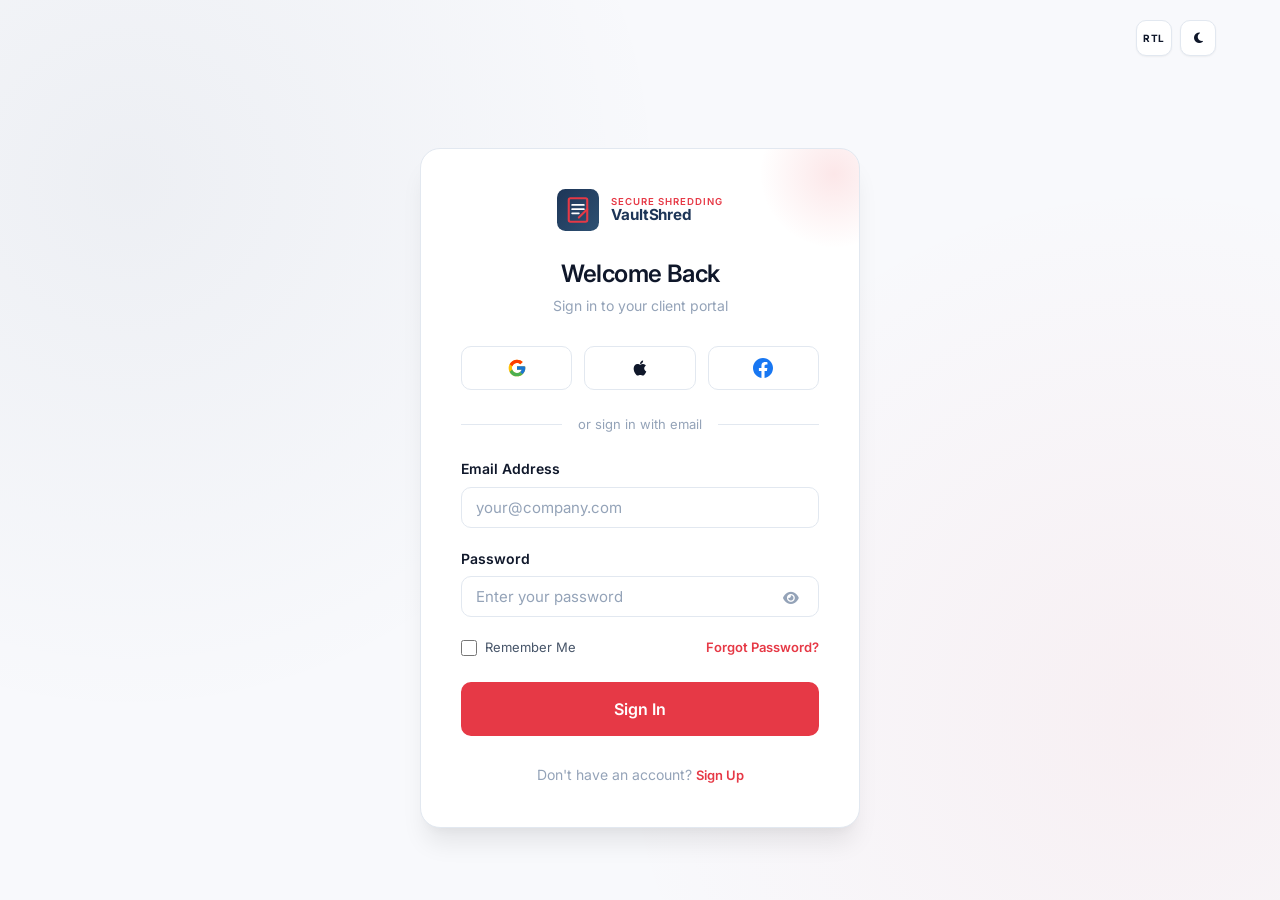
<file: login.html>
<!DOCTYPE html>
<html lang="en" dir="ltr" id="root-html">
<head>
    <meta charset="UTF-8">
    <meta name="viewport" content="width=device-width, initial-scale=1.0">
    <title>Login | VaultShred — Document Shredding & Destruction</title>
    <meta name="description" content="Sign in to your VaultShred account to schedule pickups, track destruction certificates, and manage your shredding service plan.">
    <link rel="icon" href="favicon.svg" type="image/svg+xml">
    <link rel="stylesheet" href="https://cdnjs.cloudflare.com/ajax/libs/font-awesome/6.5.1/css/all.min.css">
    <link rel="stylesheet" href="style.css?v=8.0">
    <script>
        (function() {
            try {
                if (localStorage.getItem('vs-dark') === '1') {
                    document.documentElement.classList.add('dark');
                } else if (localStorage.getItem('vs-dark') === '0') {
                    document.documentElement.classList.remove('dark');
                }
                if (localStorage.getItem('vs-rtl') === '1') {
                    document.documentElement.setAttribute('dir', 'rtl');
                }
            } catch (e) {}
        })();
    </script>
</head>
<body class="auth-page">

<!-- Top Bar -->
<div class="auth-topbar">
    <div class="auth-topbar-actions" style="display:flex;gap:0.5rem;align-items:center;">
        <button onclick="toggleDir()" class="auth-toggle-btn" id="rtlToggleNav" aria-label="Toggle layout direction / RTL" title="Toggle Direction">
            <span class="dir-indicator dir-label" style="font-size:0.625rem;font-weight:700;">LTR</span>
        </button>
        <button onclick="toggleTheme()" class="auth-toggle-btn" id="darkToggleNav" aria-label="Toggle dark mode" title="Toggle Theme">
            <i class="fas fa-moon"></i>
        </button>
    </div>
</div>

<!-- Card -->
<main style="flex:1;display:flex;align-items:center;justify-content:center;padding:1rem;">
    <div class="auth-card">
        <!-- Decorative orb -->
        <div class="auth-card-orb"></div>

        <!-- Logo -->
        <a href="index.html" class="auth-logo" aria-label="VaultShred Home">
            <svg width="42" height="42" viewBox="0 0 100 100" fill="none" xmlns="http://www.w3.org/2000/svg">
                <defs><linearGradient id="logoBg" x1="0%" y1="0%" x2="100%" y2="100%"><stop offset="0%" stop-color="#1D3557"/><stop offset="100%" stop-color="#2E5173"/></linearGradient></defs>
                <rect width="100" height="100" rx="20" fill="url(#logoBg)"/>
                <rect x="28" y="22" width="44" height="56" rx="4" fill="none" stroke="#E63946" stroke-width="5"/>
                <path d="M36 38 L64 38 M36 48 L64 48 M36 58 L52 58" stroke="white" stroke-width="4" stroke-linecap="round"/>
                <path d="M52 68 L72 48" stroke="#E63946" stroke-width="5" stroke-linecap="round"/>
            </svg>
            <div class="nav-logo-text">
                <span class="brand-top">Secure Shredding</span>
                <span class="brand-bottom">VaultShred</span>
            </div>
        </a>

        <!-- Header -->
        <div style="text-align:center;margin-bottom:1.75rem;">
            <h1 style="font-size:1.5rem;margin-bottom:0.375rem;font-weight:700;">Welcome Back</h1>
            <p style="font-size:0.875rem;color:var(--text-muted);">Sign in to your client portal</p>
        </div>

        <!-- Social Login -->
        <div class="social-login-grid">
            <button type="button" class="social-btn" aria-label="Sign in with Google" title="Sign in with Google">
                <svg width="20" height="20" viewBox="0 0 48 48"><path fill="#FFC107" d="M43.6 20.1H42V20H24v8h11.3C33.9 33.5 29.3 36 24 36c-6.6 0-12-5.4-12-12s5.4-12 12-12c3.1 0 5.8 1.2 8 3l5.7-5.7C34 6 29.3 4 24 4 12.9 4 4 12.9 4 24s8.9 20 20 20 20-8.9 20-20c0-1.3-.2-2.7-.4-3.9z"/><path fill="#FF3D00" d="M6.3 14.7l6.6 4.8C14.5 15.5 18.8 12 24 12c3.1 0 5.8 1.2 8 3l5.7-5.7C34 6 29.3 4 24 4 16.3 4 9.7 8.3 6.3 14.7z"/><path fill="#4CAF50" d="M24 44c5.2 0 9.9-2 13.4-5.2l-6.2-5.2C29.2 35.1 26.7 36 24 36c-5.3 0-9.8-3.5-11.3-8.3l-6.5 5C9.5 39.6 16.2 44 24 44z"/><path fill="#1976D2" d="M43.6 20.1H42V20H24v8h11.3c-.8 2.2-2.2 4.2-4.1 5.6l6.2 5.2C37 39.2 44 34 44 24c0-1.3-.2-2.7-.4-3.9z"/></svg>
            </button>
            <button type="button" class="social-btn" aria-label="Sign in with Apple" title="Sign in with Apple">
                <svg width="20" height="20" viewBox="0 0 24 24" fill="currentColor"><path d="M17.05 20.28c-.98.95-2.05.88-3.08.4-1.09-.5-2.08-.48-3.24 0-1.44.62-2.2.44-3.06-.4C2.79 15.25 3.51 7.59 9.05 7.31c1.35.07 2.29.74 3.08.8 1.18-.24 2.31-.93 3.57-.84 1.51.12 2.65.72 3.4 1.8-3.12 1.87-2.38 5.98.48 7.13-.57 1.5-1.31 2.99-2.54 4.09zM12.03 7.25c-.15-2.23 1.66-4.07 3.74-4.25.32 2.32-1.96 4.41-3.74 4.25z"/></svg>
            </button>
            <button type="button" class="social-btn" aria-label="Sign in with Facebook" title="Sign in with Facebook">
                <svg width="20" height="20" viewBox="0 0 24 24" fill="#1877F2"><path d="M24 12.07C24 5.41 18.63 0 12 0S0 5.41 0 12.07c0 6.02 4.39 11.02 10.13 11.93v-8.44H7.08v-3.49h3.04V9.41c0-3.02 1.79-4.69 4.53-4.69 1.31 0 2.69.24 2.69.24v2.97h-1.51c-1.49 0-1.96.93-1.96 1.89v2.26h3.33l-.53 3.49h-2.8v8.44C19.61 23.09 24 18.09 24 12.07z"/></svg>
            </button>
        </div>

        <!-- Divider -->
        <div class="divider">or sign in with email</div>

        <!-- Form -->
        <form onsubmit="event.preventDefault(); window.location.href='dashboard.html';" id="login-form">
            <div class="form-group">
                <label class="form-label" for="login-email">Email Address</label>
                <input type="email" id="login-email" class="form-input form-control" placeholder="your@company.com" autocomplete="email" required>
            </div>
            <div class="form-group">
                <label class="form-label" for="login-password">Password</label>
                <div class="password-wrapper password-wrap">
                    <input type="password" id="login-password" class="form-input form-control" placeholder="Enter your password" autocomplete="current-password" required>
                    <button type="button" class="password-toggle" onclick="togglePasswordVisibility('login-password', this)" aria-label="Toggle password visibility">
                        <span class="pw-icon"><i class="fas fa-eye"></i></span>
                    </button>
                </div>
            </div>
            <div style="display:flex;align-items:center;justify-content:space-between;margin-bottom:1.5rem;flex-wrap:wrap;gap:0.5rem;">
                <div class="checkbox-wrapper">
                    <input type="checkbox" id="remember-me">
                    <label for="remember-me">Remember Me</label>
                </div>
                <a href="#" class="link-primary" onclick="event.preventDefault(); alert('Password reset link sent to your email.');">Forgot Password?</a>
            </div>
            <button type="submit" class="btn btn-primary w-full btn-lg">Sign In</button>
        </form>

        <!-- Footer link -->
        <p style="text-align:center;margin-top:1.75rem;font-size:0.875rem;color:var(--text-muted);">
            Don't have an account? <a href="signup.html" class="link-primary">Sign Up</a>
        </p>
    </div>
</main>

<script src="components.js"></script>
</body>
</html>
</file>
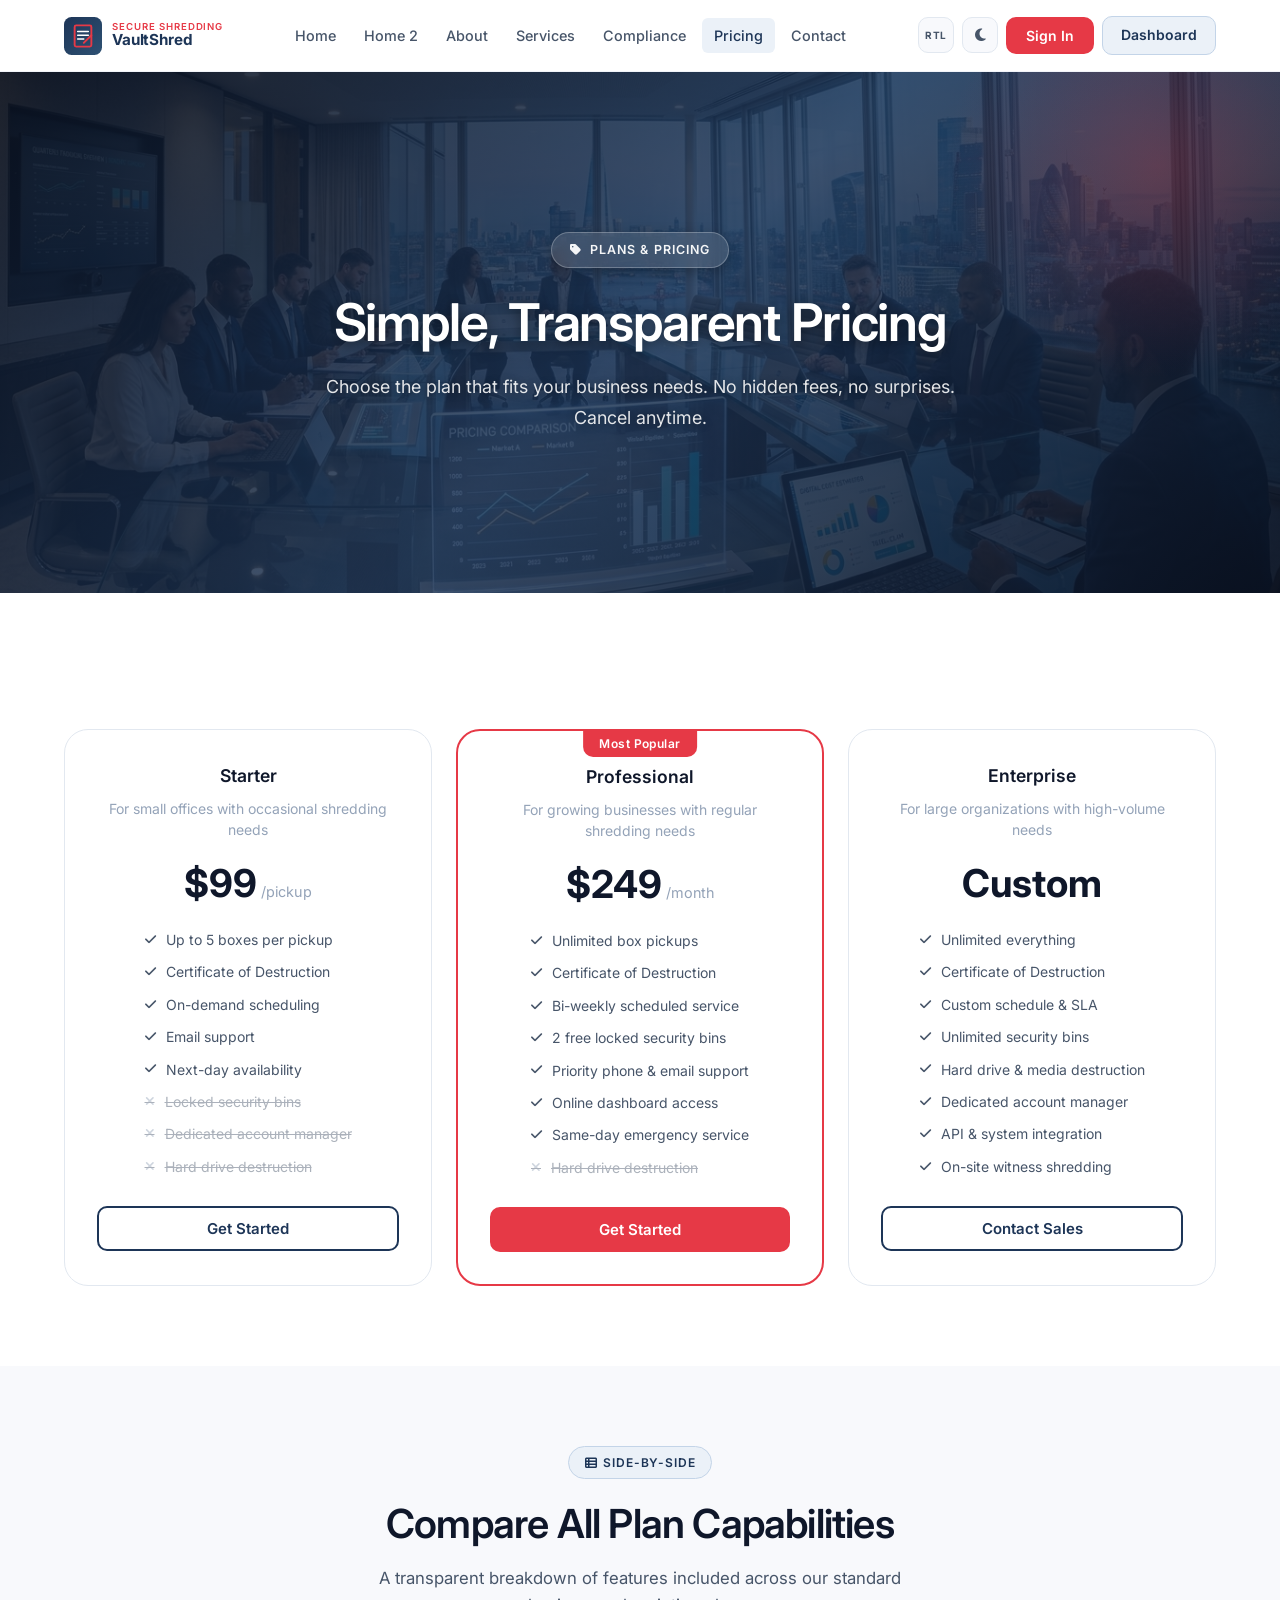
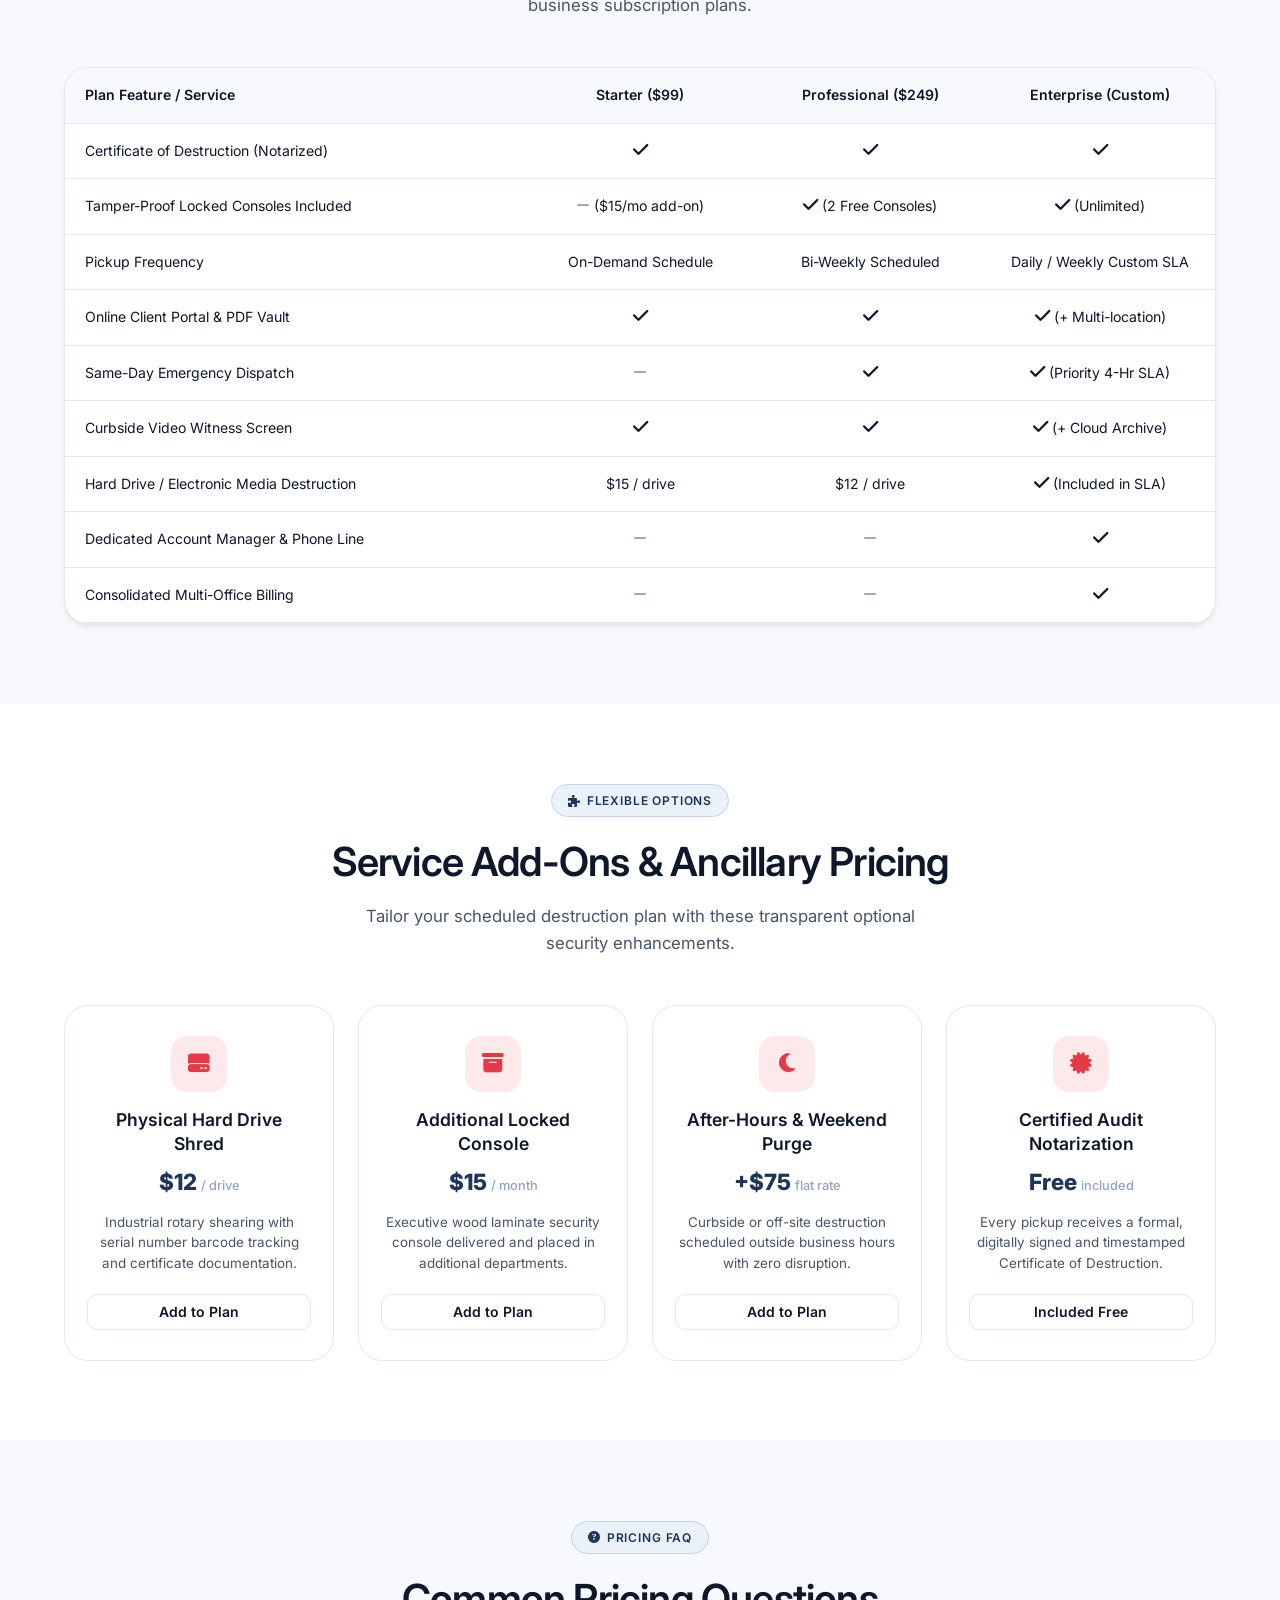
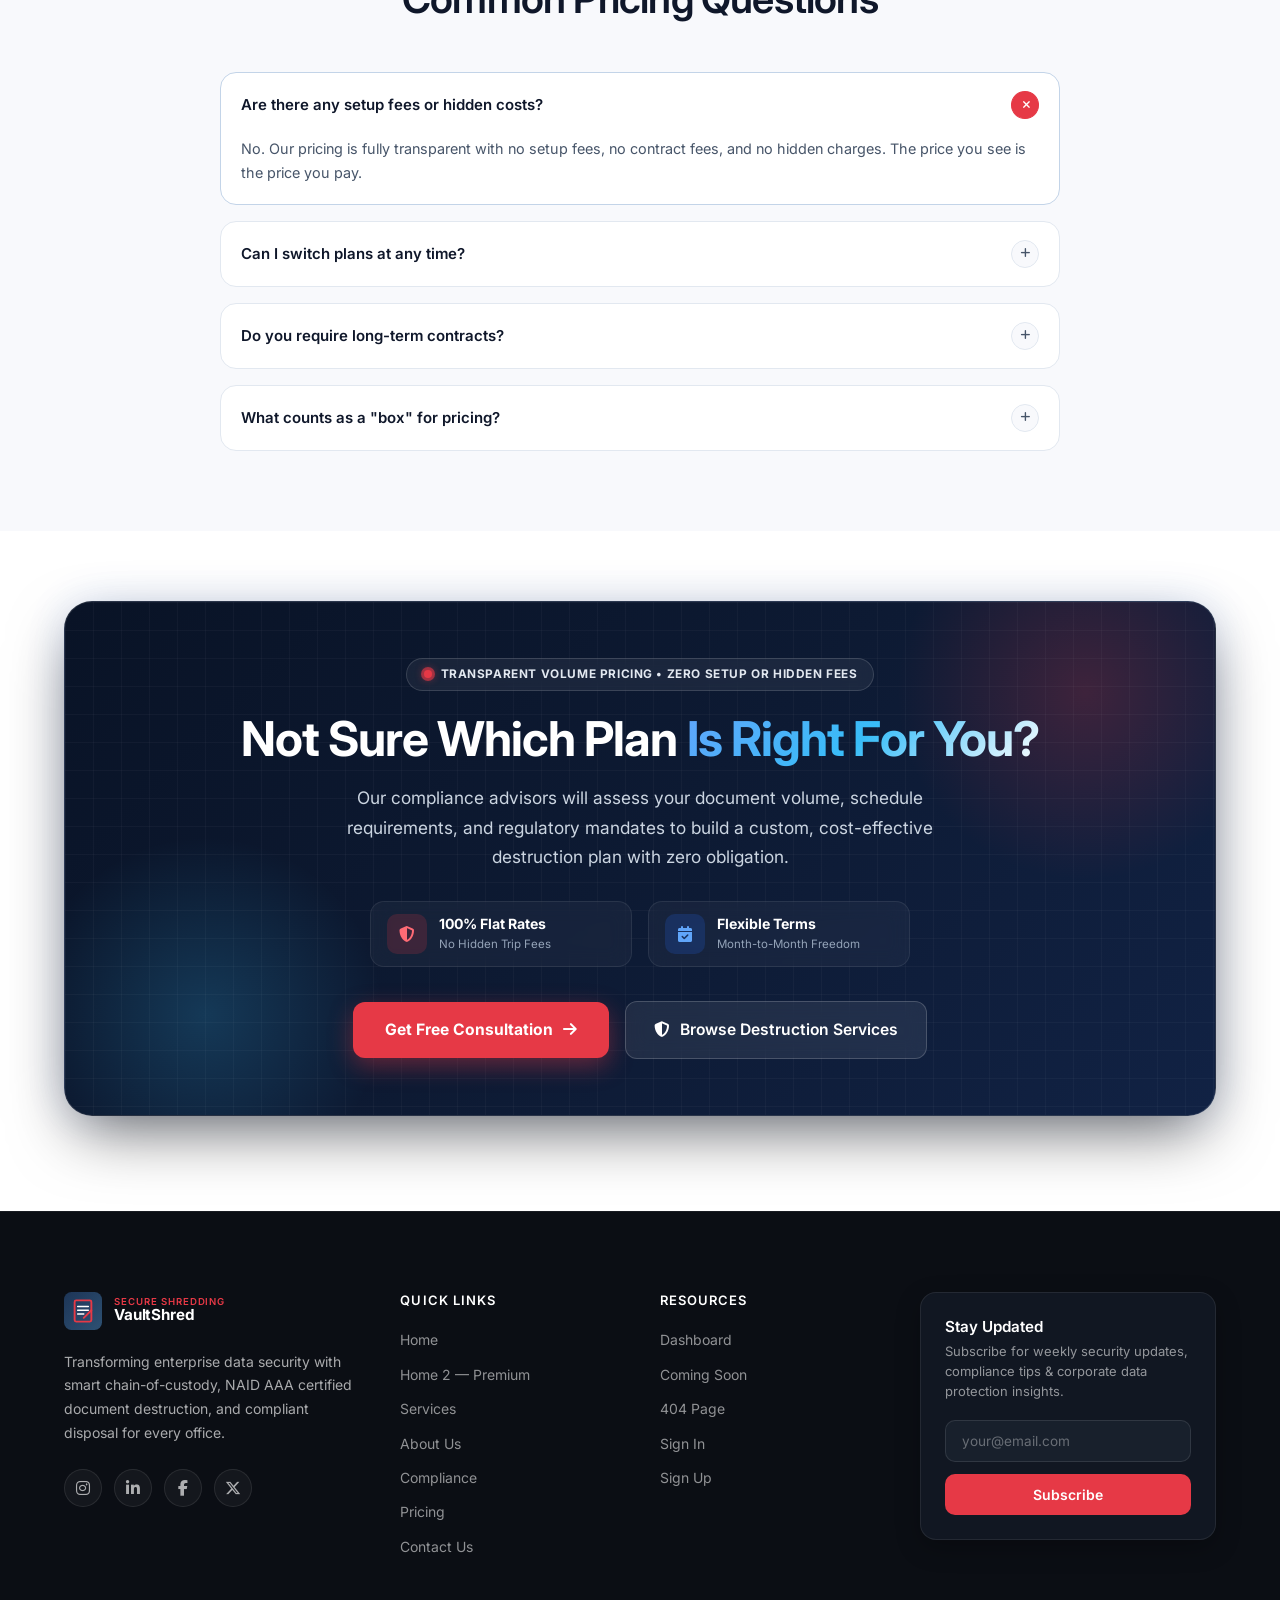
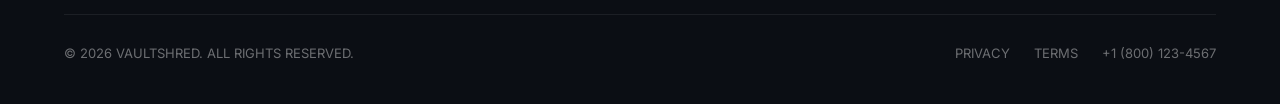
<file: pricing.html>
<!DOCTYPE html>
<html lang="en" dir="ltr">
<head>
    <meta charset="UTF-8">
    <meta name="viewport" content="width=device-width, initial-scale=1.0">
    <title>Pricing Plans — VaultShred Document Shredding</title>
    <meta name="description" content="Transparent pricing for VaultShred document shredding services. Starter, Professional, and Enterprise plans. No hidden fees.">
    <link rel="icon" href="favicon.svg" type="image/svg+xml">
    <link rel="stylesheet" href="https://cdnjs.cloudflare.com/ajax/libs/font-awesome/6.5.1/css/all.min.css">
    <link rel="stylesheet" href="style.css?v=8.6">
</head>
<body>

<div id="navbar-placeholder"></div>

<!-- PAGE HERO -->
<section class="page-hero">
    <div class="page-hero-bg">
        <img src="assets/images/banner-pricing.jpg" alt="VaultShred Enterprise Transparent Cost & Financial Planning" loading="eager">
    </div>
    <div class="page-hero-overlay"></div>
    <div class="container">
        <span class="page-hero-badge"><i class="fas fa-tag"></i> Plans & Pricing</span>
        <h1 class="fade-up">Simple, Transparent Pricing</h1>
        <p class="fade-up delay-1">Choose the plan that fits your business needs. No hidden fees, no surprises. Cancel anytime.</p>
    </div>
</section>

<!-- PRICING CARDS -->
<section class="section">
    <div class="container">
        <div class="pricing-grid">
            <!-- STARTER -->
            <div class="pricing-card fade-up">
                <div class="pricing-name">Starter</div>
                <div class="pricing-desc">For small offices with occasional shredding needs</div>
                <div class="pricing-price">
                    <span class="amount">$99</span><span class="period"> /pickup</span>
                </div>
                <div class="pricing-features">
                    <div class="pricing-feature"><i class="fas fa-check"></i> Up to 5 boxes per pickup</div>
                    <div class="pricing-feature"><i class="fas fa-check"></i> Certificate of Destruction</div>
                    <div class="pricing-feature"><i class="fas fa-check"></i> On-demand scheduling</div>
                    <div class="pricing-feature"><i class="fas fa-check"></i> Email support</div>
                    <div class="pricing-feature"><i class="fas fa-check"></i> Next-day availability</div>
                    <div class="pricing-feature disabled"><i class="fas fa-times"></i> Locked security bins</div>
                    <div class="pricing-feature disabled"><i class="fas fa-times"></i> Dedicated account manager</div>
                    <div class="pricing-feature disabled"><i class="fas fa-times"></i> Hard drive destruction</div>
                </div>
                <a href="contact.html" class="btn btn-secondary w-full">Get Started</a>
            </div>

            <!-- PROFESSIONAL (Popular) -->
            <div class="pricing-card popular fade-up delay-1">
                <span class="popular-badge">Most Popular</span>
                <div class="pricing-name">Professional</div>
                <div class="pricing-desc">For growing businesses with regular shredding needs</div>
                <div class="pricing-price">
                    <span class="amount">$249</span><span class="period"> /month</span>
                </div>
                <div class="pricing-features">
                    <div class="pricing-feature"><i class="fas fa-check"></i> Unlimited box pickups</div>
                    <div class="pricing-feature"><i class="fas fa-check"></i> Certificate of Destruction</div>
                    <div class="pricing-feature"><i class="fas fa-check"></i> Bi-weekly scheduled service</div>
                    <div class="pricing-feature"><i class="fas fa-check"></i> 2 free locked security bins</div>
                    <div class="pricing-feature"><i class="fas fa-check"></i> Priority phone & email support</div>
                    <div class="pricing-feature"><i class="fas fa-check"></i> Online dashboard access</div>
                    <div class="pricing-feature"><i class="fas fa-check"></i> Same-day emergency service</div>
                    <div class="pricing-feature disabled"><i class="fas fa-times"></i> Hard drive destruction</div>
                </div>
                <a href="contact.html" class="btn btn-primary w-full">Get Started</a>
            </div>

            <!-- ENTERPRISE -->
            <div class="pricing-card fade-up delay-2">
                <div class="pricing-name">Enterprise</div>
                <div class="pricing-desc">For large organizations with high-volume needs</div>
                <div class="pricing-price">
                    <span class="amount">Custom</span>
                </div>
                <div class="pricing-features">
                    <div class="pricing-feature"><i class="fas fa-check"></i> Unlimited everything</div>
                    <div class="pricing-feature"><i class="fas fa-check"></i> Certificate of Destruction</div>
                    <div class="pricing-feature"><i class="fas fa-check"></i> Custom schedule & SLA</div>
                    <div class="pricing-feature"><i class="fas fa-check"></i> Unlimited security bins</div>
                    <div class="pricing-feature"><i class="fas fa-check"></i> Hard drive & media destruction</div>
                    <div class="pricing-feature"><i class="fas fa-check"></i> Dedicated account manager</div>
                    <div class="pricing-feature"><i class="fas fa-check"></i> API & system integration</div>
                    <div class="pricing-feature"><i class="fas fa-check"></i> On-site witness shredding</div>
                </div>
                <a href="contact.html" class="btn btn-secondary w-full">Contact Sales</a>
            </div>
        </div>
    </div>
</section>

<!-- ============ PRICING SECTION: DETAILED PLAN COMPARISON MATRIX ============ -->
<section class="section plan-comparison-table" style="background:var(--bg-alt)">
    <div class="container">
        <div class="section-header fade-up">
            <span class="section-badge-primary"><i class="fas fa-table-list"></i> Side-by-Side</span>
            <h2>Compare All Plan Capabilities</h2>
            <p class="section-subtitle">A transparent breakdown of features included across our standard business subscription plans.</p>
        </div>
        <div class="pct-wrap fade-up">
            <table class="pct-table">
                <thead>
                    <tr>
                        <th style="width:40%">Plan Feature / Service</th>
                        <th style="width:20%">Starter ($99)</th>
                        <th style="width:20%">Professional ($249)</th>
                        <th style="width:20%">Enterprise (Custom)</th>
                    </tr>
                </thead>
                <tbody>
                    <tr>
                        <td>Certificate of Destruction (Notarized)</td>
                        <td data-plan="Starter ($99)"><i class="fas fa-check pct-check"></i></td>
                        <td data-plan="Professional ($249)"><i class="fas fa-check pct-check"></i></td>
                        <td data-plan="Enterprise"><i class="fas fa-check pct-check"></i></td>
                    </tr>
                    <tr>
                        <td>Tamper-Proof Locked Consoles Included</td>
                        <td data-plan="Starter ($99)"><i class="fas fa-minus pct-cross"></i> ($15/mo add-on)</td>
                        <td data-plan="Professional ($249)"><i class="fas fa-check pct-check"></i> (2 Free Consoles)</td>
                        <td data-plan="Enterprise"><i class="fas fa-check pct-check"></i> (Unlimited)</td>
                    </tr>
                    <tr>
                        <td>Pickup Frequency</td>
                        <td data-plan="Starter ($99)">On-Demand Schedule</td>
                        <td data-plan="Professional ($249)">Bi-Weekly Scheduled</td>
                        <td data-plan="Enterprise">Daily / Weekly Custom SLA</td>
                    </tr>
                    <tr>
                        <td>Online Client Portal & PDF Vault</td>
                        <td data-plan="Starter ($99)"><i class="fas fa-check pct-check"></i></td>
                        <td data-plan="Professional ($249)"><i class="fas fa-check pct-check"></i></td>
                        <td data-plan="Enterprise"><i class="fas fa-check pct-check"></i> (+ Multi-location)</td>
                    </tr>
                    <tr>
                        <td>Same-Day Emergency Dispatch</td>
                        <td data-plan="Starter ($99)"><i class="fas fa-minus pct-cross"></i></td>
                        <td data-plan="Professional ($249)"><i class="fas fa-check pct-check"></i></td>
                        <td data-plan="Enterprise"><i class="fas fa-check pct-check"></i> (Priority 4-Hr SLA)</td>
                    </tr>
                    <tr>
                        <td>Curbside Video Witness Screen</td>
                        <td data-plan="Starter ($99)"><i class="fas fa-check pct-check"></i></td>
                        <td data-plan="Professional ($249)"><i class="fas fa-check pct-check"></i></td>
                        <td data-plan="Enterprise"><i class="fas fa-check pct-check"></i> (+ Cloud Archive)</td>
                    </tr>
                    <tr>
                        <td>Hard Drive / Electronic Media Destruction</td>
                        <td data-plan="Starter ($99)">$15 / drive</td>
                        <td data-plan="Professional ($249)">$12 / drive</td>
                        <td data-plan="Enterprise"><i class="fas fa-check pct-check"></i> (Included in SLA)</td>
                    </tr>
                    <tr>
                        <td>Dedicated Account Manager & Phone Line</td>
                        <td data-plan="Starter ($99)"><i class="fas fa-minus pct-cross"></i></td>
                        <td data-plan="Professional ($249)"><i class="fas fa-minus pct-cross"></i></td>
                        <td data-plan="Enterprise"><i class="fas fa-check pct-check"></i></td>
                    </tr>
                    <tr>
                        <td>Consolidated Multi-Office Billing</td>
                        <td data-plan="Starter ($99)"><i class="fas fa-minus pct-cross"></i></td>
                        <td data-plan="Professional ($249)"><i class="fas fa-minus pct-cross"></i></td>
                        <td data-plan="Enterprise"><i class="fas fa-check pct-check"></i></td>
                    </tr>
                </tbody>
            </table>
        </div>
    </div>
</section>

<!-- ============ PRICING SECTION: SPECIALIZED ADD-ONS ============ -->
<section class="section pricing-addons">
    <div class="container">
        <div class="section-header fade-up">
            <span class="section-badge-primary"><i class="fas fa-puzzle-piece"></i> Flexible Options</span>
            <h2>Service Add-Ons & Ancillary Pricing</h2>
            <p class="section-subtitle">Tailor your scheduled destruction plan with these transparent optional security enhancements.</p>
        </div>
        <div class="addons-grid">
            <div class="addon-card fade-up">
                <div class="addon-icon"><i class="fas fa-hard-drive"></i></div>
                <h3>Physical Hard Drive<br>Shred</h3>
                <div class="addon-price">$12 <span style="font-size:0.8rem;font-weight:500;color:var(--text-muted)">/ drive</span></div>
                <p>Industrial rotary shearing with serial number barcode tracking and certificate documentation.</p>
                <a href="contact.html" class="btn btn-outline btn-sm">Add to Plan</a>
            </div>
            <div class="addon-card fade-up delay-1">
                <div class="addon-icon"><i class="fas fa-box-archive"></i></div>
                <h3>Additional Locked<br>Console</h3>
                <div class="addon-price">$15 <span style="font-size:0.8rem;font-weight:500;color:var(--text-muted)">/ month</span></div>
                <p>Executive wood laminate security console delivered and placed in additional departments.</p>
                <a href="contact.html" class="btn btn-outline btn-sm">Add to Plan</a>
            </div>
            <div class="addon-card fade-up delay-2">
                <div class="addon-icon"><i class="fas fa-moon"></i></div>
                <h3>After-Hours & Weekend<br>Purge</h3>
                <div class="addon-price">+$75 <span style="font-size:0.8rem;font-weight:500;color:var(--text-muted)">flat rate</span></div>
                <p>Curbside or off-site destruction scheduled outside business hours with zero disruption.</p>
                <a href="contact.html" class="btn btn-outline btn-sm">Add to Plan</a>
            </div>
            <div class="addon-card fade-up delay-3">
                <div class="addon-icon"><i class="fas fa-certificate"></i></div>
                <h3>Certified Audit<br>Notarization</h3>
                <div class="addon-price">Free <span style="font-size:0.8rem;font-weight:500;color:var(--text-muted)">included</span></div>
                <p>Every pickup receives a formal, digitally signed and timestamped Certificate of Destruction.</p>
                <a href="contact.html" class="btn btn-outline btn-sm">Included Free</a>
            </div>
        </div>
    </div>
</section>

<!-- FAQ -->
<section class="section" style="background:var(--bg-alt)">
    <div class="container">
        <div class="section-header fade-up">
            <span class="section-badge-primary"><i class="fas fa-circle-question"></i> Pricing FAQ</span>
            <h2>Common Pricing Questions</h2>
        </div>
        <div class="faq-grid">
            <div class="faq-item active fade-up">
                <button class="faq-question">
                    <span>Are there any setup fees or hidden costs?</span>
                    <span class="faq-icon"><i class="fas fa-plus"></i></span>
                </button>
                <div class="faq-answer">
                    <div class="faq-answer-inner">No. Our pricing is fully transparent with no setup fees, no contract fees, and no hidden charges. The price you see is the price you pay.</div>
                </div>
            </div>
            <div class="faq-item fade-up delay-1">
                <button class="faq-question">
                    <span>Can I switch plans at any time?</span>
                    <span class="faq-icon"><i class="fas fa-plus"></i></span>
                </button>
                <div class="faq-answer">
                    <div class="faq-answer-inner">Yes! You can upgrade or downgrade your plan at any time. Changes take effect at the start of your next billing cycle.</div>
                </div>
            </div>
            <div class="faq-item fade-up delay-2">
                <button class="faq-question">
                    <span>Do you require long-term contracts?</span>
                    <span class="faq-icon"><i class="fas fa-plus"></i></span>
                </button>
                <div class="faq-answer">
                    <div class="faq-answer-inner">No long-term contracts required. All plans are month-to-month with the flexibility to cancel at any time with 30 days notice.</div>
                </div>
            </div>
            <div class="faq-item fade-up delay-3">
                <button class="faq-question">
                    <span>What counts as a "box" for pricing?</span>
                    <span class="faq-icon"><i class="fas fa-plus"></i></span>
                </button>
                <div class="faq-answer">
                    <div class="faq-answer-inner">A standard banker's box (15" x 12" x 10") or equivalent volume. Loose papers and folders are estimated based on comparable box volumes.</div>
                </div>
            </div>
        </div>
    </div>
</section>

<!-- ============ REDESIGNED ENTERPRISE CTA ============ -->
<section class="cta-section cta-command-section">
    <div class="container">
        <div class="cta-command-card fade-up">
            <!-- Ambient Glowing Lighting Highlights -->
            <div class="cta-ambient-glow cta-glow-crimson"></div>
            <div class="cta-ambient-glow cta-glow-cyan"></div>
            <div class="cta-ambient-grid"></div>

            <div class="cta-command-content">
                <!-- Status Badge -->
                <div class="cta-command-badge">
                    <span class="cta-command-beacon">
                        <span class="cta-beacon-ping"></span>
                        <span class="cta-beacon-dot"></span>
                    </span>
                    <span>TRANSPARENT VOLUME PRICING • ZERO SETUP OR HIDDEN FEES</span>
                </div>

                <!-- Main Heading -->
                <h2 class="cta-command-title">
                    Not Sure Which Plan <span class="cta-gradient-text">Is Right For You?</span>
                </h2>

                <!-- Subtitle -->
                <p class="cta-command-desc">
                    Our compliance advisors will assess your document volume, schedule requirements, and regulatory mandates to build a custom, cost-effective destruction plan with zero obligation.
                </p>

                <!-- Trust / Benefit Micro-Pillars -->
                <div class="cta-command-pillars">
                    <div class="cta-pillar-item">
                        <div class="cta-pillar-icon red"><i class="fas fa-shield-halved"></i></div>
                        <div class="cta-pillar-text">
                            <strong>100% Flat Rates</strong>
                            <span>No Hidden Trip Fees</span>
                        </div>
                    </div>
                    <div class="cta-pillar-item">
                        <div class="cta-pillar-icon blue"><i class="fas fa-calendar-check"></i></div>
                        <div class="cta-pillar-text">
                            <strong>Flexible Terms</strong>
                            <span>Month-to-Month Freedom</span>
                        </div>
                    </div>
                </div>

                <!-- Actions Cluster -->
                <div class="cta-command-actions">
                    <a href="contact.html" class="cta-btn-primary">
                        <span>Get Free Consultation</span>
                        <i class="fas fa-arrow-right"></i>
                    </a>
                    <a href="services.html" class="cta-btn-secondary">
                        <i class="fas fa-shield-halved"></i>
                        <span>Browse Destruction Services</span>
                    </a>
                </div>
            </div>
        </div>
    </div>
</section>

<div id="footer-placeholder"></div>

<script src="components.js"></script>
</body>
</html>
</file>
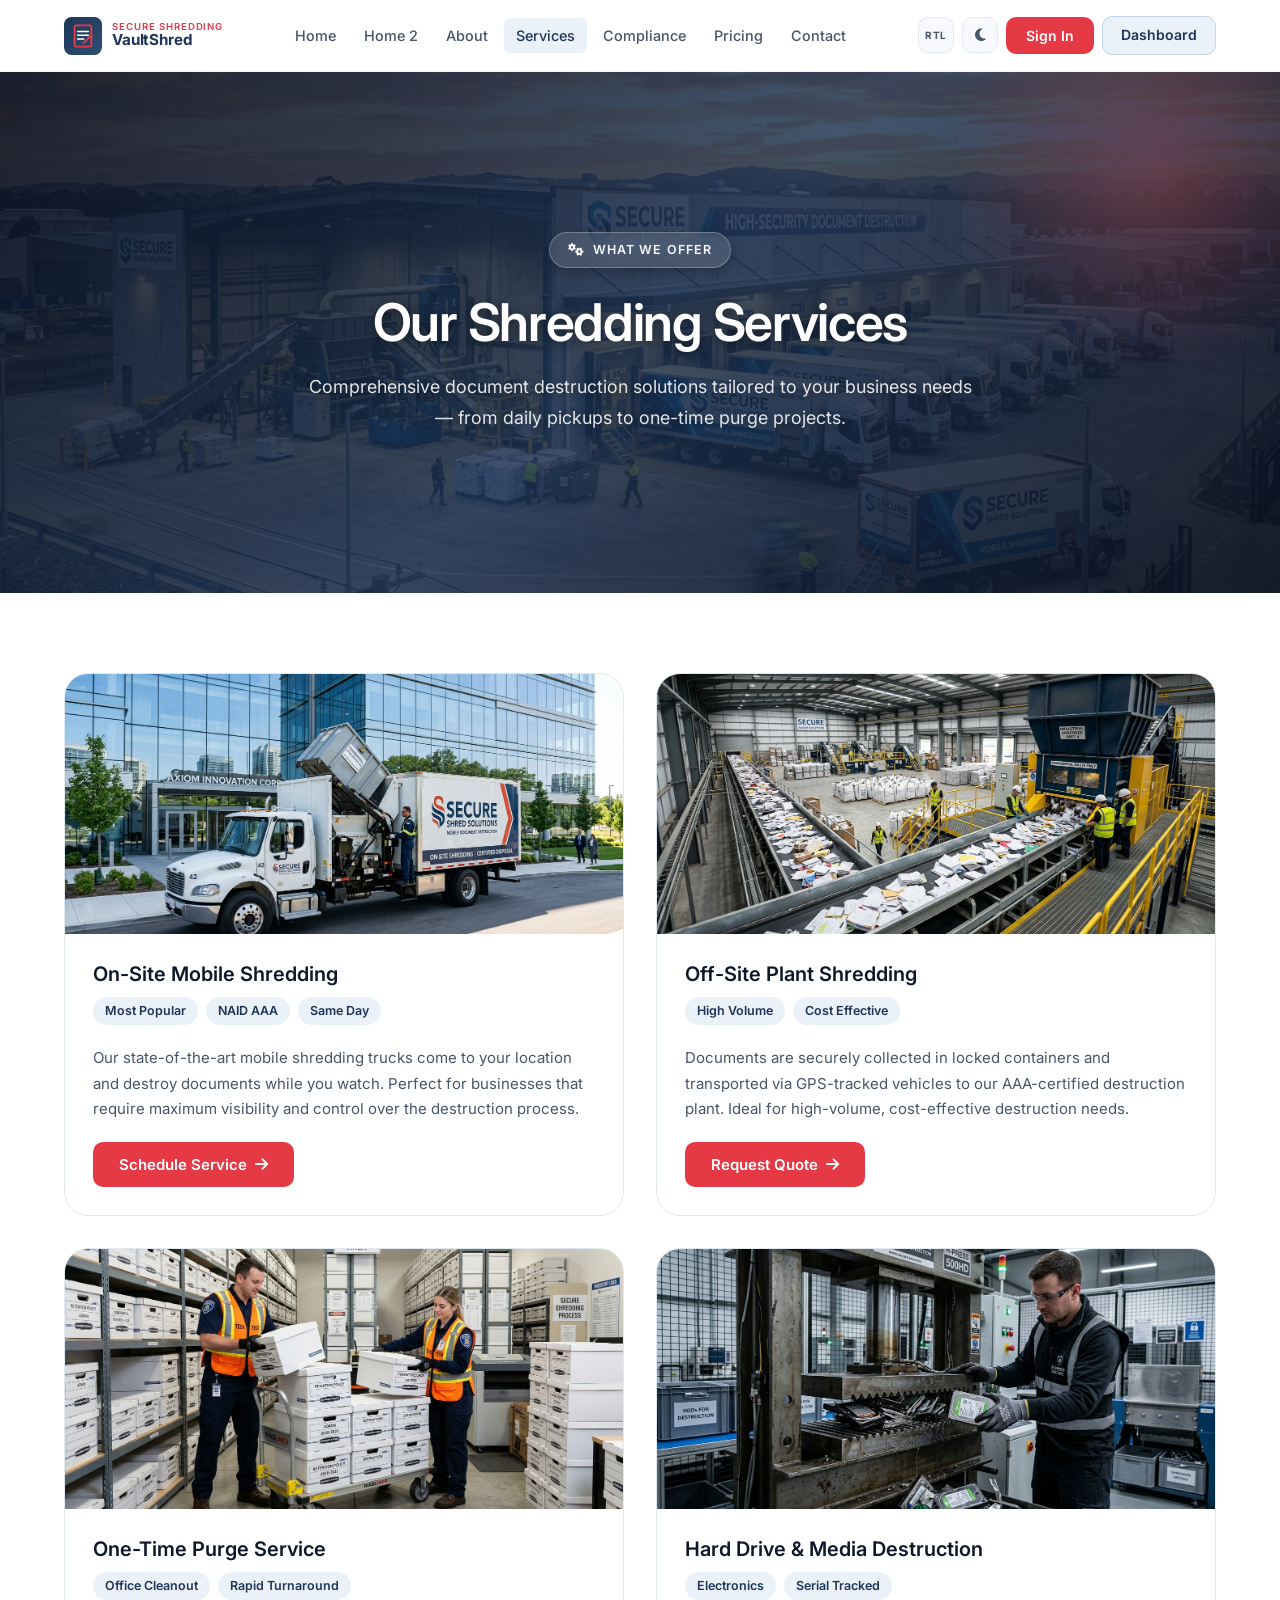
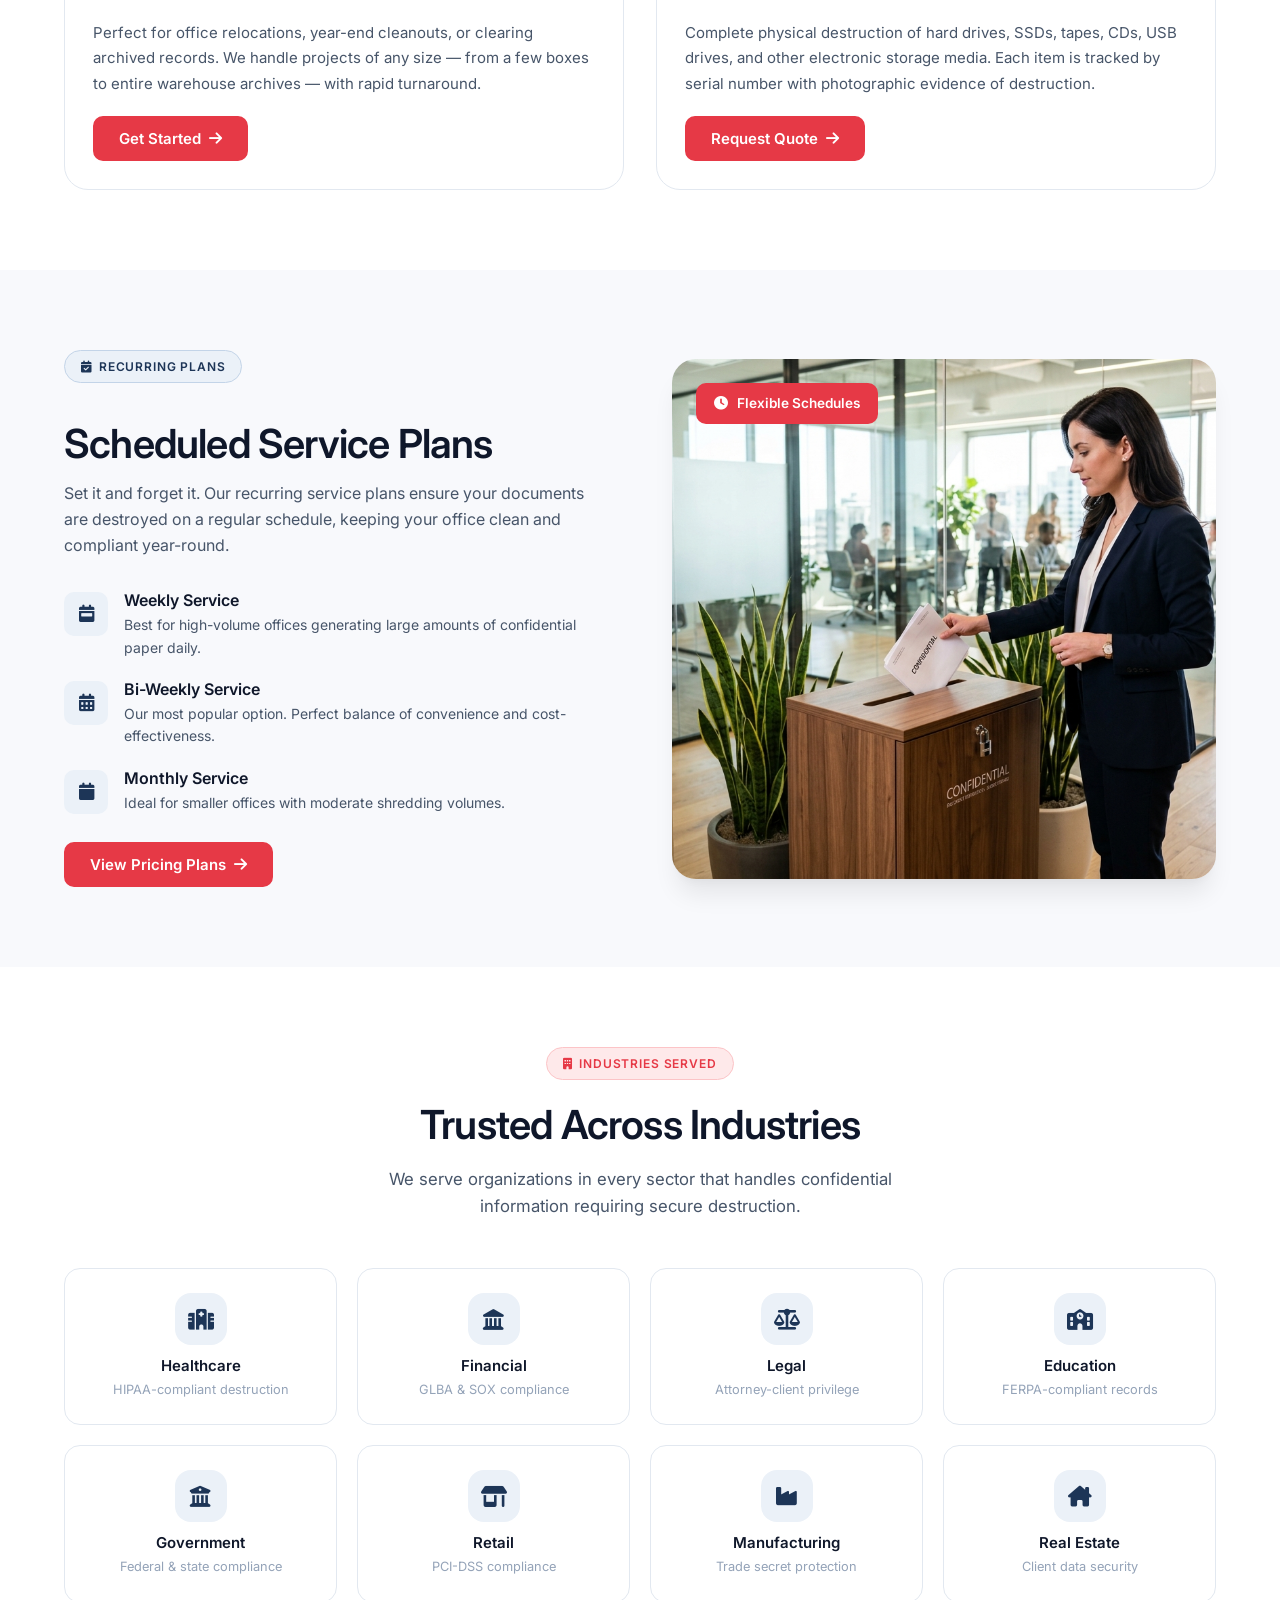
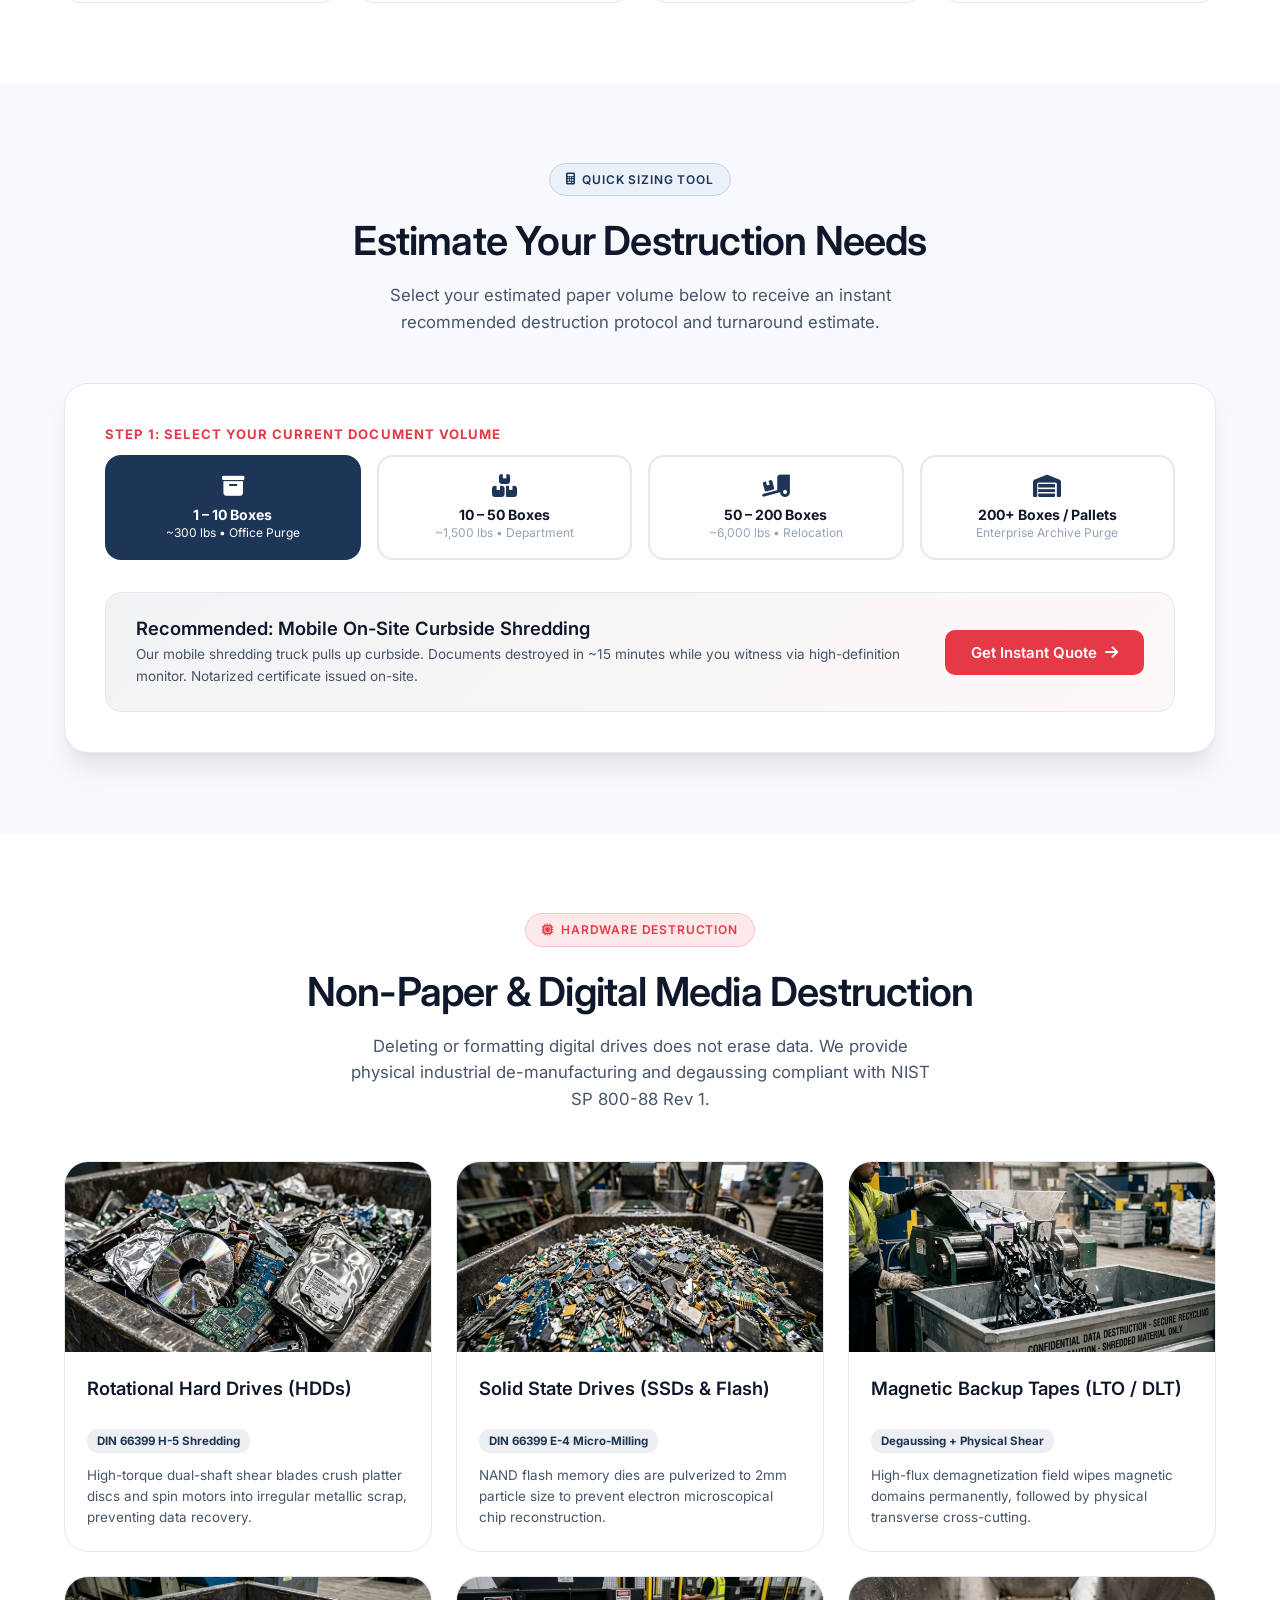
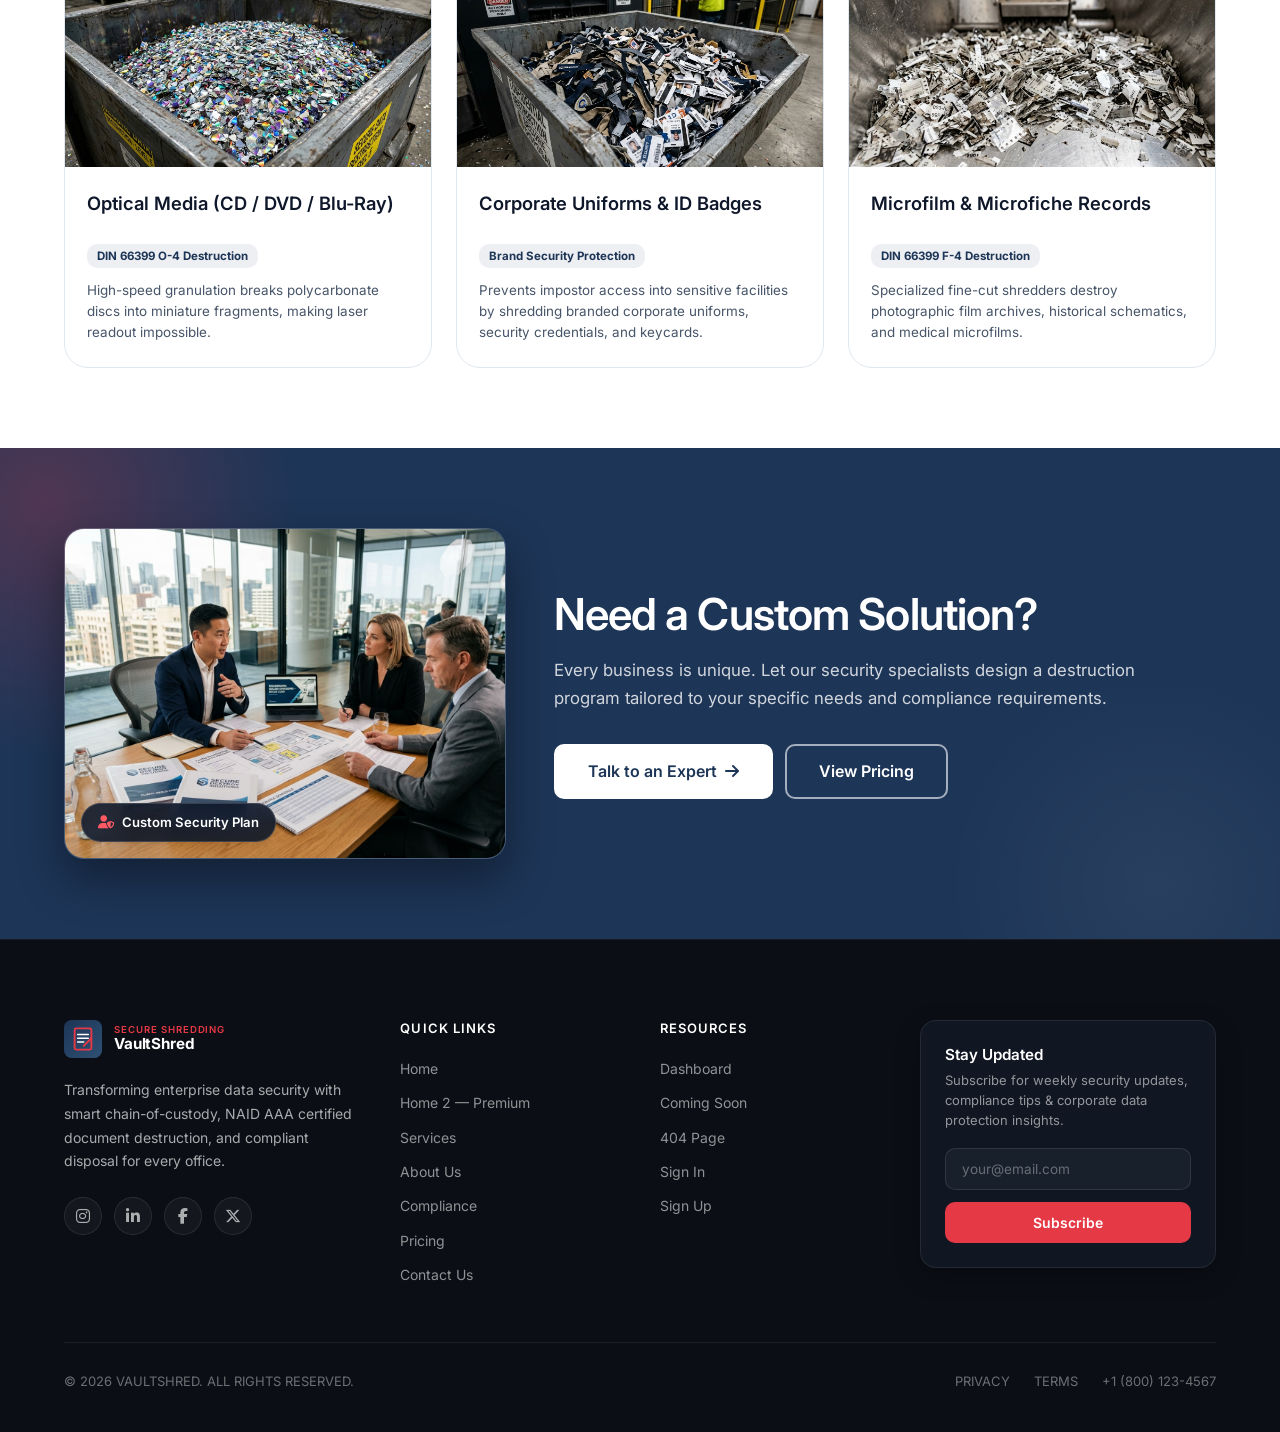
<file: services.html>
<!DOCTYPE html>
<html lang="en" dir="ltr">
<head>
    <meta charset="UTF-8">
    <meta name="viewport" content="width=device-width, initial-scale=1.0">
    <title>Our Services — VaultShred Document Shredding</title>
    <meta name="description" content="Explore VaultShred's comprehensive document destruction services including on-site, off-site, one-time purge, and hard drive shredding. NAID AAA certified.">
    <link rel="icon" href="favicon.svg" type="image/svg+xml">
    <link rel="stylesheet" href="https://cdnjs.cloudflare.com/ajax/libs/font-awesome/6.5.1/css/all.min.css">
    <link rel="stylesheet" href="style.css?v=7.5">
</head>
<body>

<div id="navbar-placeholder"></div>

<!-- PAGE HERO -->
<section class="page-hero">
    <div class="page-hero-bg">
        <img src="assets/images/banner-services.jpg" alt="VaultShred Industrial Shredding Facility and Mobile Shredding Fleet" loading="eager">
    </div>
    <div class="page-hero-overlay"></div>
    <div class="container">
        <span class="page-hero-badge"><i class="fas fa-cogs"></i> What We Offer</span>
        <h1 class="fade-up">Our Shredding Services</h1>
        <p class="fade-up delay-1">Comprehensive document destruction solutions tailored to your business needs — from daily pickups to one-time purge projects.</p>
    </div>
</section>

<!-- SERVICES FULL GRID -->
<section class="section">
    <div class="container">
        <div class="services-full-grid">
            <div class="service-full-card fade-up">
                <img src="assets/images/services-onsite.jpg" alt="On-site mobile shredding truck at client commercial location" class="service-full-img">
                <div class="service-full-body">
                    <h3>On-Site Mobile Shredding</h3>
                    <div class="service-tag-list">
                        <span class="service-tag">Most Popular</span>
                        <span class="service-tag">NAID AAA</span>
                        <span class="service-tag">Same Day</span>
                    </div>
                    <p>Our state-of-the-art mobile shredding trucks come to your location and destroy documents while you watch. Perfect for businesses that require maximum visibility and control over the destruction process.</p>
                    <a href="contact.html" class="btn btn-primary">Schedule Service <i class="fas fa-arrow-right"></i></a>
                </div>
            </div>
            <div class="service-full-card fade-up delay-1">
                <img src="assets/images/services-offsite.jpg" alt="High capacity secure off-site plant shredding and baling facility" class="service-full-img">
                <div class="service-full-body">
                    <h3>Off-Site Plant Shredding</h3>
                    <div class="service-tag-list">
                        <span class="service-tag">High Volume</span>
                        <span class="service-tag">Cost Effective</span>
                    </div>
                    <p>Documents are securely collected in locked containers and transported via GPS-tracked vehicles to our AAA-certified destruction plant. Ideal for high-volume, cost-effective destruction needs.</p>
                    <a href="contact.html" class="btn btn-primary">Request Quote <i class="fas fa-arrow-right"></i></a>
                </div>
            </div>
            <div class="service-full-card fade-up">
                <img src="assets/images/services-purge.jpg" alt="One-time bulk office document purge and archive cleanout" class="service-full-img">
                <div class="service-full-body">
                    <h3>One-Time Purge Service</h3>
                    <div class="service-tag-list">
                        <span class="service-tag">Office Cleanout</span>
                        <span class="service-tag">Rapid Turnaround</span>
                    </div>
                    <p>Perfect for office relocations, year-end cleanouts, or clearing archived records. We handle projects of any size — from a few boxes to entire warehouse archives — with rapid turnaround.</p>
                    <a href="contact.html" class="btn btn-primary">Get Started <i class="fas fa-arrow-right"></i></a>
                </div>
            </div>
            <div class="service-full-card fade-up delay-1">
                <img src="assets/images/services-harddrive.jpg" alt="Hydraulic physical hard drive and electronic media destruction" class="service-full-img">
                <div class="service-full-body">
                    <h3>Hard Drive & Media Destruction</h3>
                    <div class="service-tag-list">
                        <span class="service-tag">Electronics</span>
                        <span class="service-tag">Serial Tracked</span>
                    </div>
                    <p>Complete physical destruction of hard drives, SSDs, tapes, CDs, USB drives, and other electronic storage media. Each item is tracked by serial number with photographic evidence of destruction.</p>
                    <a href="contact.html" class="btn btn-primary">Request Quote <i class="fas fa-arrow-right"></i></a>
                </div>
            </div>
        </div>
    </div>
</section>

<!-- RECURRING PLANS -->
<section class="section" style="background:var(--bg-alt)">
    <div class="container">
        <div class="why-us-split">
            <div class="slide-left">
                <span class="section-badge-primary"><i class="fas fa-calendar-check"></i> Recurring Plans</span>
                <h2 style="margin-top:16px;margin-bottom:12px">Scheduled Service Plans</h2>
                <p>Set it and forget it. Our recurring service plans ensure your documents are destroyed on a regular schedule, keeping your office clean and compliant year-round.</p>
                <div class="features-list">
                    <div class="feature-item">
                        <div class="feature-icon"><i class="fas fa-calendar-week"></i></div>
                        <div>
                            <h4>Weekly Service</h4>
                            <p>Best for high-volume offices generating large amounts of confidential paper daily.</p>
                        </div>
                    </div>
                    <div class="feature-item">
                        <div class="feature-icon"><i class="fas fa-calendar-days"></i></div>
                        <div>
                            <h4>Bi-Weekly Service</h4>
                            <p>Our most popular option. Perfect balance of convenience and cost-effectiveness.</p>
                        </div>
                    </div>
                    <div class="feature-item">
                        <div class="feature-icon"><i class="fas fa-calendar"></i></div>
                        <div>
                            <h4>Monthly Service</h4>
                            <p>Ideal for smaller offices with moderate shredding volumes.</p>
                        </div>
                    </div>
                </div>
                <a href="pricing.html" class="btn btn-primary" style="margin-top:28px">View Pricing Plans <i class="fas fa-arrow-right"></i></a>
            </div>
            <div class="why-us-img-wrap slide-right">
                <img src="assets/images/services-recurring.jpg" alt="Executive team reviewing scheduled recurring shredding service plan" class="why-us-img">
                <div class="why-us-badge"><i class="fas fa-clock" style="margin-right:6px"></i> Flexible Schedules</div>
            </div>
        </div>
    </div>
</section>

<!-- INDUSTRIES -->
<section class="section">
    <div class="container">
        <div class="section-header fade-up">
            <span class="section-badge"><i class="fas fa-building"></i> Industries Served</span>
            <h2>Trusted Across Industries</h2>
            <p class="section-subtitle">We serve organizations in every sector that handles confidential information requiring secure destruction.</p>
        </div>
        <div class="industries-grid">
            <div class="industry-card fade-up">
                <div class="industry-icon"><i class="fas fa-hospital"></i></div>
                <h4>Healthcare</h4>
                <p>HIPAA-compliant destruction</p>
            </div>
            <div class="industry-card fade-up delay-1">
                <div class="industry-icon"><i class="fas fa-landmark"></i></div>
                <h4>Financial</h4>
                <p>GLBA & SOX compliance</p>
            </div>
            <div class="industry-card fade-up delay-2">
                <div class="industry-icon"><i class="fas fa-scale-balanced"></i></div>
                <h4>Legal</h4>
                <p>Attorney-client privilege</p>
            </div>
            <div class="industry-card fade-up delay-3">
                <div class="industry-icon"><i class="fas fa-school"></i></div>
                <h4>Education</h4>
                <p>FERPA-compliant records</p>
            </div>
            <div class="industry-card fade-up">
                <div class="industry-icon"><i class="fas fa-building-columns"></i></div>
                <h4>Government</h4>
                <p>Federal & state compliance</p>
            </div>
            <div class="industry-card fade-up delay-1">
                <div class="industry-icon"><i class="fas fa-shop"></i></div>
                <h4>Retail</h4>
                <p>PCI-DSS compliance</p>
            </div>
            <div class="industry-card fade-up delay-2">
                <div class="industry-icon"><i class="fas fa-industry"></i></div>
                <h4>Manufacturing</h4>
                <p>Trade secret protection</p>
            </div>
            <div class="industry-card fade-up delay-3">
                <div class="industry-icon"><i class="fas fa-house-chimney"></i></div>
                <h4>Real Estate</h4>
                <p>Client data security</p>
            </div>
        </div>
    </div>
</section>

<!-- ============ SERVICES SECTION: INTERACTIVE ESTIMATOR ============ -->
<section class="section service-estimator">
    <div class="container">
        <div class="section-header fade-up">
            <span class="section-badge-primary"><i class="fas fa-calculator"></i> Quick Sizing Tool</span>
            <h2>Estimate Your Destruction Needs</h2>
            <p class="section-subtitle">Select your estimated paper volume below to receive an instant recommended destruction protocol and turnaround estimate.</p>
        </div>
        <div class="estimator-box fade-up">
            <span class="estimator-step-label">Step 1: Select Your Current Document Volume</span>
            <div class="estimator-options">
                <button type="button" class="estimator-btn active" onclick="selectVolume('small', this)">
                    <i class="fas fa-box-archive"></i>
                    <span>1 – 10 Boxes</span>
                    <small>~300 lbs • Office Purge</small>
                </button>
                <button type="button" class="estimator-btn" onclick="selectVolume('medium', this)">
                    <i class="fas fa-boxes-stacked"></i>
                    <span>10 – 50 Boxes</span>
                    <small>~1,500 lbs • Department</small>
                </button>
                <button type="button" class="estimator-btn" onclick="selectVolume('large', this)">
                    <i class="fas fa-truck-ramp-box"></i>
                    <span>50 – 200 Boxes</span>
                    <small>~6,000 lbs • Relocation</small>
                </button>
                <button type="button" class="estimator-btn" onclick="selectVolume('warehouse', this)">
                    <i class="fas fa-warehouse"></i>
                    <span>200+ Boxes / Pallets</span>
                    <small>Enterprise Archive Purge</small>
                </button>
            </div>
            <div class="estimator-output" id="estimatorOutput">
                <div class="eo-info">
                    <h4 id="estPlanTitle">Recommended: Mobile On-Site Curbside Shredding</h4>
                    <p id="estPlanDesc">Our mobile shredding truck pulls up curbside. Documents destroyed in ~15 minutes while you witness via high-definition monitor. Notarized certificate issued on-site.</p>
                </div>
                <a href="contact.html" class="btn btn-primary" style="flex-shrink:0" id="estBtn">Get Instant Quote <i class="fas fa-arrow-right"></i></a>
            </div>
        </div>
    </div>
</section>

<!-- ============ SERVICES SECTION: E-MEDIA & HARDWARE DESTRUCTION ============ -->
<section class="section e-destruction-matrix">
    <div class="container">
        <div class="section-header fade-up">
            <span class="section-badge"><i class="fas fa-microchip"></i> Hardware Destruction</span>
            <h2>Non-Paper & Digital Media Destruction</h2>
            <p class="section-subtitle">Deleting or formatting digital drives does not erase data. We provide physical industrial de-manufacturing and degaussing compliant with NIST SP 800-88 Rev 1.</p>
        </div>
        <div class="ed-grid">
            <div class="ed-card fade-up">
                <div class="ed-img-wrap">
                    <img src="assets/images/hdd-destruction.jpg" alt="Rotational Hard Drive shredding and destruction" class="ed-img" loading="lazy">
                </div>
                <div class="ed-body">
                    <h3>Rotational Hard Drives (HDDs)</h3>
                    <span class="ed-badge">DIN 66399 H-5 Shredding</span>
                    <p>High-torque dual-shaft shear blades crush platter discs and spin motors into irregular metallic scrap, preventing data recovery.</p>
                </div>
            </div>
            <div class="ed-card fade-up delay-1">
                <div class="ed-img-wrap">
                    <img src="assets/images/ssd-destruction.jpg" alt="Solid State Drive SSD micro-milling destruction" class="ed-img" loading="lazy">
                </div>
                <div class="ed-body">
                    <h3>Solid State Drives (SSDs & Flash)</h3>
                    <span class="ed-badge">DIN 66399 E-4 Micro-Milling</span>
                    <p>NAND flash memory dies are pulverized to 2mm particle size to prevent electron microscopical chip reconstruction.</p>
                </div>
            </div>
            <div class="ed-card fade-up delay-2">
                <div class="ed-img-wrap">
                    <img src="assets/images/tape-destruction.jpg" alt="Magnetic LTO and DLT backup tape destruction" class="ed-img" loading="lazy">
                </div>
                <div class="ed-body">
                    <h3>Magnetic Backup Tapes (LTO / DLT)</h3>
                    <span class="ed-badge">Degaussing + Physical Shear</span>
                    <p>High-flux demagnetization field wipes magnetic domains permanently, followed by physical transverse cross-cutting.</p>
                </div>
            </div>
            <div class="ed-card fade-up">
                <div class="ed-img-wrap">
                    <img src="assets/images/optical-destruction.jpg" alt="CD, DVD, and Blu-Ray optical disc granulation" class="ed-img" loading="lazy">
                </div>
                <div class="ed-body">
                    <h3>Optical Media (CD / DVD / Blu-Ray)</h3>
                    <span class="ed-badge">DIN 66399 O-4 Destruction</span>
                    <p>High-speed granulation breaks polycarbonate discs into miniature fragments, making laser readout impossible.</p>
                </div>
            </div>
            <div class="ed-card fade-up delay-1">
                <div class="ed-img-wrap">
                    <img src="assets/images/uniform-destruction.jpg" alt="Corporate uniform and security ID badge shredding" class="ed-img" loading="lazy">
                </div>
                <div class="ed-body">
                    <h3>Corporate Uniforms & ID Badges</h3>
                    <span class="ed-badge">Brand Security Protection</span>
                    <p>Prevents impostor access into sensitive facilities by shredding branded corporate uniforms, security credentials, and keycards.</p>
                </div>
            </div>
            <div class="ed-card fade-up delay-2">
                <div class="ed-img-wrap">
                    <img src="assets/images/microfilm-destruction.jpg" alt="Microfilm and microfiche security particle shredding" class="ed-img" loading="lazy">
                </div>
                <div class="ed-body">
                    <h3>Microfilm & Microfiche Records</h3>
                    <span class="ed-badge">DIN 66399 F-4 Destruction</span>
                    <p>Specialized fine-cut shredders destroy photographic film archives, historical schematics, and medical microfilms.</p>
                </div>
            </div>
        </div>
    </div>
</section>


<script>
function selectVolume(size, btn) {
    document.querySelectorAll('.estimator-btn').forEach(b => b.classList.remove('active'));
    btn.classList.add('active');
    const title = document.getElementById('estPlanTitle');
    const desc = document.getElementById('estPlanDesc');
    if (size === 'small') {
        title.textContent = 'Recommended: Mobile On-Site Curbside Shredding';
        desc.textContent = 'Our mobile shredding truck pulls up curbside. Documents destroyed in ~15 minutes while you witness via high-definition monitor. Notarized certificate issued on-site.';
    } else if (size === 'medium') {
        title.textContent = 'Recommended: Bi-Weekly Locked Console Service or One-Time Purge';
        desc.textContent = 'We place complimentary locked executive consoles in your office, or schedule a 1-hour mobile truck purge with full serial barcode verification.';
    } else if (size === 'large') {
        title.textContent = 'Recommended: Scheduled Mobile Purge or Plant-Based Processing';
        desc.textContent = 'Dedicated 2-technician crew handles all heavy lifting and loading. Complete warehouse archive destruction completed in a single afternoon.';
    } else if (size === 'warehouse') {
        title.textContent = 'Recommended: Enterprise High-Capacity Plant Destruction';
        desc.textContent = 'GPS-tracked 53-ft locked transport trailers deploy directly to your facility with high-tonnage industrial plant shredding exceeding 20,000 lbs/hour.';
    }
}
</script>

<!-- CTA -->
<section class="cta-section">
    <div class="container">
        <div class="cta-split image-left fade-up">
            <div class="cta-img-wrap">
                <img src="assets/images/services-custom.jpg" alt="Security specialist designing custom document destruction program for client" class="cta-img" loading="lazy">
                <div class="cta-img-badge"><i class="fas fa-user-shield"></i> Custom Security Plan</div>
            </div>
            <div class="cta-content">
                <h2>Need a Custom Solution?</h2>
                <p>Every business is unique. Let our security specialists design a destruction program tailored to your specific needs and compliance requirements.</p>
                <div class="cta-actions">
                    <a href="contact.html" class="btn btn-white btn-lg">Talk to an Expert <i class="fas fa-arrow-right"></i></a>
                    <a href="pricing.html" class="btn btn-white-outline btn-lg">View Pricing</a>
                </div>
            </div>
        </div>
    </div>
</section>

<div id="footer-placeholder"></div>

<script src="components.js"></script>
</body>
</html>
</file>
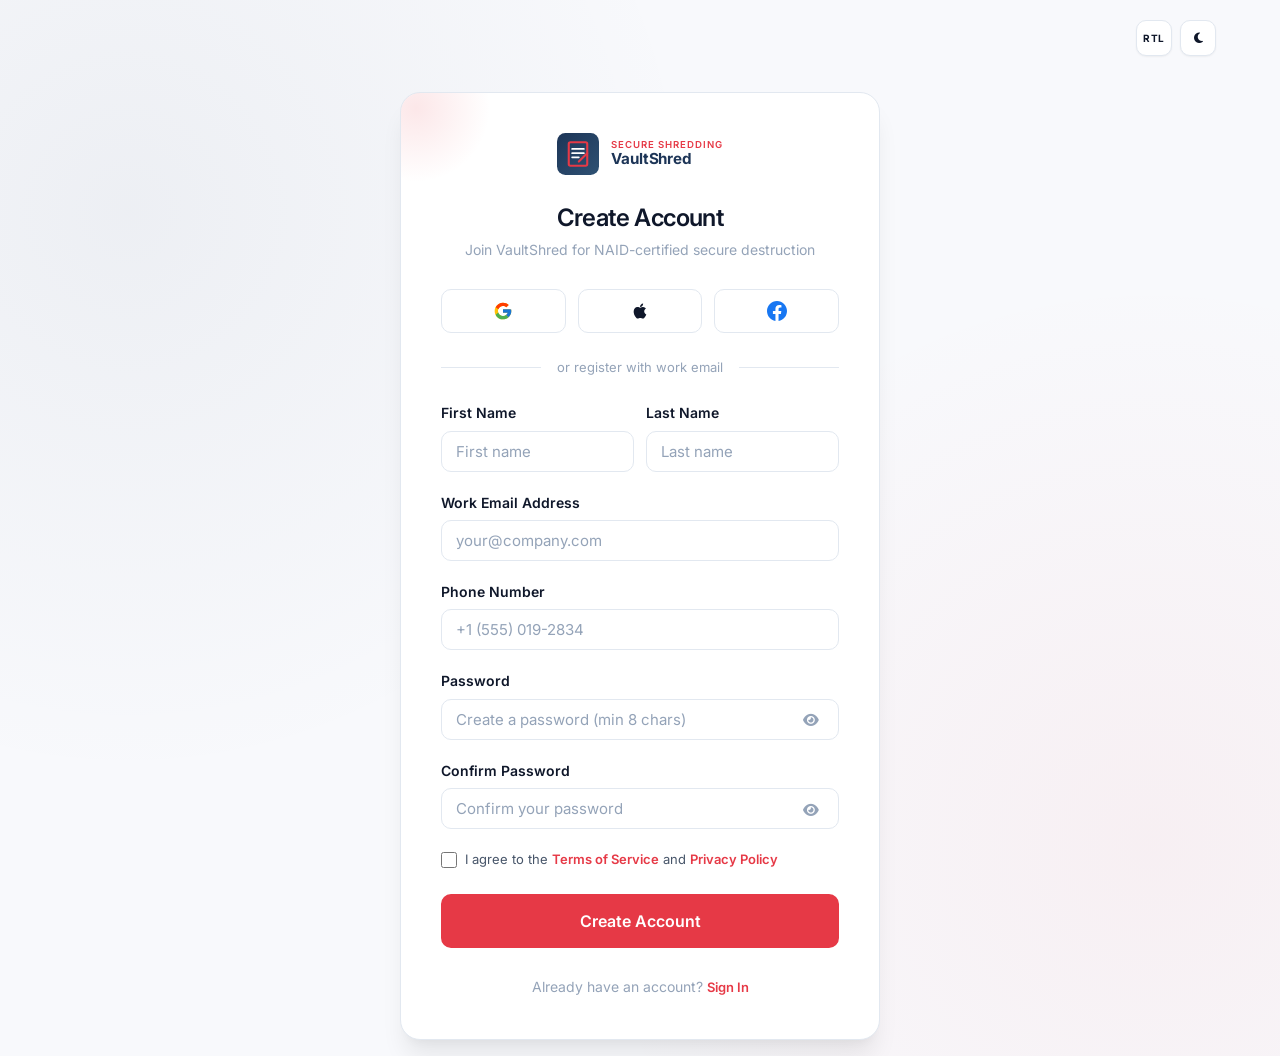
<file: signup.html>
<!DOCTYPE html>
<html lang="en" dir="ltr" id="root-html">
<head>
    <meta charset="UTF-8">
    <meta name="viewport" content="width=device-width, initial-scale=1.0">
    <title>Sign Up | VaultShred — Document Shredding & Destruction</title>
    <meta name="description" content="Create your VaultShred account to schedule pickups, track destruction certificates, and manage recurring shredding consoles.">
    <link rel="icon" href="favicon.svg" type="image/svg+xml">
    <link rel="stylesheet" href="https://cdnjs.cloudflare.com/ajax/libs/font-awesome/6.5.1/css/all.min.css">
    <link rel="stylesheet" href="style.css?v=8.0">
    <script>
        (function() {
            try {
                if (localStorage.getItem('vs-dark') === '1') {
                    document.documentElement.classList.add('dark');
                } else if (localStorage.getItem('vs-dark') === '0') {
                    document.documentElement.classList.remove('dark');
                }
                if (localStorage.getItem('vs-rtl') === '1') {
                    document.documentElement.setAttribute('dir', 'rtl');
                }
            } catch (e) {}
        })();
    </script>
</head>
<body class="auth-page">

<!-- Top Bar -->
<div class="auth-topbar">
    <div class="auth-topbar-actions" style="display:flex;gap:0.5rem;align-items:center;">
        <button onclick="toggleDir()" class="auth-toggle-btn" id="rtlToggleNav" aria-label="Toggle layout direction / RTL" title="Toggle Direction">
            <span class="dir-indicator dir-label" style="font-size:0.625rem;font-weight:700;">LTR</span>
        </button>
        <button onclick="toggleTheme()" class="auth-toggle-btn" id="darkToggleNav" aria-label="Toggle dark mode" title="Toggle Theme">
            <i class="fas fa-moon"></i>
        </button>
    </div>
</div>

<!-- Card -->
<main style="flex:1;display:flex;align-items:center;justify-content:center;padding:1rem;">
    <div class="auth-card" style="max-width:480px;">
        <!-- Decorative orb -->
        <div class="auth-card-orb" style="top:-60px;left:-60px;"></div>

        <!-- Logo -->
        <a href="index.html" class="auth-logo" aria-label="VaultShred Home">
            <svg width="42" height="42" viewBox="0 0 100 100" fill="none" xmlns="http://www.w3.org/2000/svg">
                <defs><linearGradient id="logoBg" x1="0%" y1="0%" x2="100%" y2="100%"><stop offset="0%" stop-color="#1D3557"/><stop offset="100%" stop-color="#2E5173"/></linearGradient></defs>
                <rect width="100" height="100" rx="20" fill="url(#logoBg)"/>
                <rect x="28" y="22" width="44" height="56" rx="4" fill="none" stroke="#E63946" stroke-width="5"/>
                <path d="M36 38 L64 38 M36 48 L64 48 M36 58 L52 58" stroke="white" stroke-width="4" stroke-linecap="round"/>
                <path d="M52 68 L72 48" stroke="#E63946" stroke-width="5" stroke-linecap="round"/>
            </svg>
            <div class="nav-logo-text">
                <span class="brand-top">Secure Shredding</span>
                <span class="brand-bottom">VaultShred</span>
            </div>
        </a>

        <!-- Header -->
        <div style="text-align:center;margin-bottom:1.75rem;">
            <h1 style="font-size:1.5rem;margin-bottom:0.375rem;font-weight:700;">Create Account</h1>
            <p style="font-size:0.875rem;color:var(--text-muted);">Join VaultShred for NAID-certified secure destruction</p>
        </div>

        <!-- Social Signup -->
        <div class="social-login-grid">
            <button type="button" class="social-btn" aria-label="Sign up with Google" title="Sign up with Google">
                <svg width="20" height="20" viewBox="0 0 48 48"><path fill="#FFC107" d="M43.6 20.1H42V20H24v8h11.3C33.9 33.5 29.3 36 24 36c-6.6 0-12-5.4-12-12s5.4-12 12-12c3.1 0 5.8 1.2 8 3l5.7-5.7C34 6 29.3 4 24 4 12.9 4 4 12.9 4 24s8.9 20 20 20 20-8.9 20-20c0-1.3-.2-2.7-.4-3.9z"/><path fill="#FF3D00" d="M6.3 14.7l6.6 4.8C14.5 15.5 18.8 12 24 12c3.1 0 5.8 1.2 8 3l5.7-5.7C34 6 29.3 4 24 4 16.3 4 9.7 8.3 6.3 14.7z"/><path fill="#4CAF50" d="M24 44c5.2 0 9.9-2 13.4-5.2l-6.2-5.2C29.2 35.1 26.7 36 24 36c-5.3 0-9.8-3.5-11.3-8.3l-6.5 5C9.5 39.6 16.2 44 24 44z"/><path fill="#1976D2" d="M43.6 20.1H42V20H24v8h11.3c-.8 2.2-2.2 4.2-4.1 5.6l6.2 5.2C37 39.2 44 34 44 24c0-1.3-.2-2.7-.4-3.9z"/></svg>
            </button>
            <button type="button" class="social-btn" aria-label="Sign up with Apple" title="Sign up with Apple">
                <svg width="20" height="20" viewBox="0 0 24 24" fill="currentColor"><path d="M17.05 20.28c-.98.95-2.05.88-3.08.4-1.09-.5-2.08-.48-3.24 0-1.44.62-2.2.44-3.06-.4C2.79 15.25 3.51 7.59 9.05 7.31c1.35.07 2.29.74 3.08.8 1.18-.24 2.31-.93 3.57-.84 1.51.12 2.65.72 3.4 1.8-3.12 1.87-2.38 5.98.48 7.13-.57 1.5-1.31 2.99-2.54 4.09zM12.03 7.25c-.15-2.23 1.66-4.07 3.74-4.25.32 2.32-1.96 4.41-3.74 4.25z"/></svg>
            </button>
            <button type="button" class="social-btn" aria-label="Sign up with Facebook" title="Sign up with Facebook">
                <svg width="20" height="20" viewBox="0 0 24 24" fill="#1877F2"><path d="M24 12.07C24 5.41 18.63 0 12 0S0 5.41 0 12.07c0 6.02 4.39 11.02 10.13 11.93v-8.44H7.08v-3.49h3.04V9.41c0-3.02 1.79-4.69 4.53-4.69 1.31 0 2.69.24 2.69.24v2.97h-1.51c-1.49 0-1.96.93-1.96 1.89v2.26h3.33l-.53 3.49h-2.8v8.44C19.61 23.09 24 18.09 24 12.07z"/></svg>
            </button>
        </div>

        <!-- Divider -->
        <div class="divider">or register with work email</div>

        <!-- Form -->
        <form onsubmit="event.preventDefault(); window.location.href='dashboard.html';" id="signup-form">
            <div class="form-row auth-name-row" style="display:grid;grid-template-columns:1fr 1fr;gap:0.75rem;">
                <div class="form-group">
                    <label class="form-label" for="signup-fname">First Name</label>
                    <input type="text" id="signup-fname" class="form-input form-control" placeholder="First name" autocomplete="given-name" required>
                </div>
                <div class="form-group">
                    <label class="form-label" for="signup-lname">Last Name</label>
                    <input type="text" id="signup-lname" class="form-input form-control" placeholder="Last name" autocomplete="family-name" required>
                </div>
            </div>
            <div class="form-group">
                <label class="form-label" for="signup-email">Work Email Address</label>
                <input type="email" id="signup-email" class="form-input form-control" placeholder="your@company.com" autocomplete="email" required>
            </div>
            <div class="form-group">
                <label class="form-label" for="signup-phone">Phone Number</label>
                <input type="tel" id="signup-phone" class="form-input form-control" placeholder="+1 (555) 019-2834" autocomplete="tel" required>
            </div>
            <div class="form-group">
                <label class="form-label" for="signup-password">Password</label>
                <div class="password-wrapper password-wrap">
                    <input type="password" id="signup-password" class="form-input form-control" placeholder="Create a password (min 8 chars)" minlength="8" autocomplete="new-password" required>
                    <button type="button" class="password-toggle" onclick="togglePasswordVisibility('signup-password', this)" aria-label="Toggle password visibility">
                        <span class="pw-icon"><i class="fas fa-eye"></i></span>
                    </button>
                </div>
            </div>
            <div class="form-group">
                <label class="form-label" for="signup-confirm">Confirm Password</label>
                <div class="password-wrapper password-wrap">
                    <input type="password" id="signup-confirm" class="form-input form-control" placeholder="Confirm your password" minlength="8" autocomplete="new-password" required>
                    <button type="button" class="password-toggle" onclick="togglePasswordVisibility('signup-confirm', this)" aria-label="Toggle password visibility">
                        <span class="pw-icon"><i class="fas fa-eye"></i></span>
                    </button>
                </div>
            </div>
            <div class="checkbox-wrapper" style="margin-bottom:1.5rem;display:flex;align-items:center;gap:0.5rem;">
                <input type="checkbox" id="terms" required>
                <label for="terms" style="font-size:0.8125rem;color:var(--text-secondary);">I agree to the <a href="coming-soon.html" class="link-primary">Terms of Service</a> and <a href="coming-soon.html" class="link-primary">Privacy Policy</a></label>
            </div>
            <button type="submit" class="btn btn-primary w-full btn-lg">Create Account</button>
        </form>

        <!-- Footer link -->
        <p style="text-align:center;margin-top:1.75rem;font-size:0.875rem;color:var(--text-muted);">
            Already have an account? <a href="login.html" class="link-primary">Sign In</a>
        </p>
    </div>
</main>

<script src="components.js"></script>
</body>
</html>
</file>
<file: style.css>
/* ===================================================
   VAULTSHRED — DOCUMENT SHREDDING & DESTRUCTION SERVICE
   Primary:   #1D3557 (Deep Navy Blue)
   Secondary: #E63946 (Alert Red)
   =================================================== */
@import url('https://fonts.googleapis.com/css2?family=Inter:wght@300;400;500;600;700;800&display=swap');

:root {
    --primary: #1D3557;
    --primary-light: #2E5173;
    --primary-dark: #142540;
    --primary-50: #EBF1F8;
    --primary-100: #C3D4E8;
    --secondary: #E63946;
    --secondary-light: #FF5A64;
    --secondary-dark: #C1121F;
    --secondary-50: #FEE9EA;
    --secondary-100: #FCC4C7;
    --white: #FFFFFF;
    --gray-50: #F8F9FC;
    --gray-100: #F1F4F9;
    --gray-200: #E2E8F0;
    --gray-300: #CBD5E1;
    --gray-400: #94A3B8;
    --gray-500: #64748B;
    --gray-600: #475569;
    --gray-700: #334155;
    --gray-800: #1E293B;
    --gray-900: #0F172A;
    --black: #020617;
    --success: #16A34A;
    --warning: #D97706;
    --danger: #DC2626;
    --info: #0284C7;
    --bg: var(--white);
    --bg-alt: var(--gray-50);
    --bg-card: var(--white);
    --bg-elevated: var(--white);
    --text: var(--gray-900);
    --text-secondary: var(--gray-600);
    --text-muted: var(--gray-400);
    --border: var(--gray-200);
    --border-light: var(--gray-100);
    --shadow-sm: 0 1px 2px rgba(0,0,0,.05);
    --shadow-md: 0 4px 6px -1px rgba(0,0,0,.07), 0 2px 4px -2px rgba(0,0,0,.05);
    --shadow-lg: 0 10px 15px -3px rgba(0,0,0,.08), 0 4px 6px -4px rgba(0,0,0,.05);
    --shadow-xl: 0 20px 25px -5px rgba(0,0,0,.08), 0 8px 10px -6px rgba(0,0,0,.04);
    --container: 1200px;
    --container-pad: 24px;
    --nav-h: 72px;
    --radius-sm: 6px;
    --radius: 10px;
    --radius-lg: 16px;
    --radius-xl: 24px;
    --radius-2xl: 20px;
    --radius-full: 9999px;
    --ease: cubic-bezier(.4,0,.2,1);
    --dur: .25s;
    --transition-fast: all var(--dur) var(--ease);
    --font: 'Inter', -apple-system, BlinkMacSystemFont, 'Segoe UI', sans-serif;
    --font-heading: 'Inter', -apple-system, BlinkMacSystemFont, 'Segoe UI', sans-serif;
}

.dark {
    color-scheme: dark;
    --bg: #080F1C;
    --bg-alt: #0D1729;
    --bg-card: #111E33;
    --bg-elevated: #172240;
    --primary-50: rgba(29,53,87,0.2);
    --primary-100: rgba(29,53,87,0.35);
    --secondary-50: rgba(230,57,70,0.12);
    --secondary-100: rgba(230,57,70,0.22);
    --text: #F1F5F9;
    --text-secondary: #94A3B8;
    --text-muted: #64748B;
    --border: #1E3355;
    --border-light: rgba(255,255,255,.06);
    --shadow-sm: 0 1px 2px rgba(0,0,0,.4);
    --shadow-md: 0 4px 6px -1px rgba(0,0,0,.5), 0 2px 4px -2px rgba(0,0,0,.4);
    --shadow-lg: 0 10px 15px -3px rgba(0,0,0,.6), 0 4px 6px -4px rgba(0,0,0,.5);
    --shadow-xl: 0 20px 25px -5px rgba(0,0,0,.6), 0 8px 10px -6px rgba(0,0,0,.4);
}

*,*::before,*::after{box-sizing:border-box;margin:0;padding:0}
html{scroll-behavior:smooth;font-size:16px;overflow-x:hidden;width:100%;max-width:100%}
body{font-family:var(--font);background:var(--bg);color:var(--text);line-height:1.6;font-weight:400;-webkit-font-smoothing:antialiased;overflow-x:hidden;width:100%;max-width:100%;transition:background var(--dur) var(--ease),color var(--dur) var(--ease)}
img{max-width:100%;height:auto;display:block}
a{text-decoration:none;color:inherit;transition:color var(--dur) var(--ease)}
ul,ol{list-style:none}
button{cursor:pointer;border:none;background:none;font-family:inherit;font-size:inherit}
input,textarea,select{font-family:inherit;font-size:inherit}
[dir="rtl"]{direction:rtl;text-align:right}
[dir="rtl"] input, [dir="rtl"] textarea, [dir="rtl"] select {text-align:right}

h1,h2,h3,h4,h5,h6,.h1,.h2,.h3,.h4,.h5,.h6{font-weight:600!important;line-height:1.25;color:var(--text)}
h1{font-size:clamp(2rem,5vw,3.25rem);letter-spacing:-0.025em}
h2{font-size:clamp(1.5rem,4vw,2.5rem);letter-spacing:-0.02em}
h3{font-size:clamp(1.125rem,3vw,1.75rem)}
h4{font-size:1.125rem}
p,.paragraph,.section-subtitle{font-weight:400;color:var(--text-secondary)}

.section-badge{display:inline-flex;align-items:center;gap:6px;padding:6px 16px;font-size:.75rem;font-weight:600;text-transform:uppercase;letter-spacing:.07em;color:var(--secondary);background:var(--secondary-50);border:1px solid var(--secondary-100);border-radius:var(--radius-full);margin-bottom:20px}
.dark .section-badge{background:rgba(230,57,70,.12);border-color:rgba(230,57,70,.25)}
.section-badge-primary{display:inline-flex;align-items:center;gap:6px;padding:6px 16px;font-size:.75rem;font-weight:600;text-transform:uppercase;letter-spacing:.07em;color:var(--primary);background:var(--primary-50);border:1px solid var(--primary-100);border-radius:var(--radius-full);margin-bottom:20px}
.dark .section-badge-primary{background:rgba(29,53,87,.25);border-color:rgba(29,53,87,.5);color:#5B8FB9}
.section-subtitle{max-width:640px;margin:0 auto;font-size:1.05rem;color:var(--text-secondary);font-weight:400}

.container{width:100%;max-width:var(--container);margin:0 auto;padding:0 var(--container-pad)}
.section{padding:80px 0}
.section-sm{padding:56px 0}
.section-lg{padding:100px 0}
.text-center{text-align:center}
.text-left{text-align:left}
.w-full{width:100%}
.sr-only{position:absolute;width:1px;height:1px;padding:0;margin:-1px;overflow:hidden;clip:rect(0,0,0,0);white-space:nowrap;border:0}
.d-flex{display:flex;align-items:center}
.flex-center{display:flex;align-items:center;justify-content:center}

/* BUTTONS */
.btn{display:inline-flex;align-items:center;justify-content:center;gap:8px;padding:10px 24px;font-size:.9375rem;font-weight:600;border-radius:var(--radius);border:2px solid transparent;cursor:pointer;transition:all var(--dur) var(--ease);white-space:nowrap;text-decoration:none;line-height:1.4;font-family:var(--font)}
.btn-sm{padding:7px 18px;font-size:.875rem}
.btn-lg{padding:14px 32px;font-size:1rem}
.btn-xl{padding:16px 40px;font-size:1.0625rem}
.btn-primary{background:var(--secondary);color:#fff;border-color:var(--secondary)}
.btn-primary:hover{background:var(--secondary-dark);border-color:var(--secondary-dark);transform:translateY(-1px);box-shadow:0 6px 20px rgba(230,57,70,.35)}
.btn-secondary{background:transparent;color:var(--primary);border-color:var(--primary)}
.btn-secondary:hover{background:var(--primary);color:#fff;transform:translateY(-1px)}
.dark .btn-secondary{color:var(--gray-200);border-color:var(--gray-600)}
.dark .btn-secondary:hover{background:var(--gray-700);border-color:var(--gray-700);color:#fff}
.btn-outline{background:transparent;color:var(--text);border:1.5px solid var(--border)}
.btn-outline:hover{background:var(--primary);color:#fff;border-color:var(--primary);transform:translateY(-1px);box-shadow:var(--shadow-md)}
.dark .btn-outline{background:rgba(255,255,255,.05);color:var(--text);border:1.5px solid rgba(255,255,255,.18)}
.dark .btn-outline:hover{background:var(--secondary);border-color:var(--secondary);color:#fff;transform:translateY(-1px);box-shadow:0 6px 20px rgba(230,57,70,.35)}
.btn-white{background:#fff;color:var(--primary);border-color:#fff}
.btn-white:hover{background:var(--gray-100);transform:translateY(-1px);box-shadow:0 6px 20px rgba(0,0,0,.15)}
.btn-white-outline{background:transparent;color:#fff;border-color:rgba(255,255,255,.6)}
.btn-white-outline:hover{background:rgba(255,255,255,.15);border-color:#fff}

/* NAVBAR */
.navbar{position:fixed;top:0;left:0;right:0;z-index:1000;height:var(--nav-h);background:var(--bg);border-bottom:1px solid var(--border-light);transition:all var(--dur) var(--ease)}
.navbar.scrolled{box-shadow:var(--shadow-lg);border-bottom-color:var(--border)}
.nav-inner{display:flex;align-items:center;justify-content:space-between;height:100%;max-width:var(--container);margin:0 auto;padding:0 var(--container-pad);gap:24px}
.nav-logo{display:flex;align-items:center;gap:10px;text-decoration:none;flex-shrink:0}
.nav-logo-text{display:flex;flex-direction:column;line-height:1.1}
.brand-top{font-size:.6rem;font-weight:600;letter-spacing:.1em;text-transform:uppercase;color:var(--secondary)}
.brand-bottom{font-size:.95rem;font-weight:700;color:var(--primary);letter-spacing:-0.01em}
.dark .brand-bottom{color:#ffffff}
.nav-links{display:flex;align-items:center;gap:4px;margin-left:auto}
[dir="rtl"] .nav-links{margin-left:0;margin-right:auto}
.nav-link{padding:6px 12px;font-size:.9rem;font-weight:500;color:var(--text-secondary);border-radius:var(--radius-sm);transition:all var(--dur) var(--ease)}
.nav-link:hover,.nav-link.active{color:var(--primary);background:var(--primary-50)}
.dark .nav-link:hover,.dark .nav-link.active{color:#5B8FB9;background:rgba(29,53,87,.25)}
.nav-actions{display:flex;align-items:center;gap:8px;flex-shrink:0;margin-left:auto}
[dir="rtl"] .nav-actions{margin-left:0;margin-right:auto}
.nav-icon-btn{display:flex;align-items:center;justify-content:center;width:36px;height:36px;border-radius:var(--radius);color:var(--text-secondary);background:var(--bg-alt);border:1px solid var(--border);cursor:pointer;transition:all var(--dur) var(--ease);font-size:.9rem}
.nav-icon-btn:hover{color:var(--primary);border-color:var(--primary);background:var(--primary-50)}
.dark .nav-icon-btn:hover{color:#5B8FB9;border-color:#5B8FB9;background:rgba(29,53,87,.25)}
.btn-nav-dashboard{padding:7px 18px;font-size:.875rem;font-weight:600;background:var(--primary-50);color:var(--primary);border:1px solid var(--primary-100);border-radius:var(--radius);transition:all var(--dur) var(--ease);text-decoration:none;display:inline-flex;align-items:center}
.btn-nav-dashboard:hover,.btn-nav-dashboard.active{background:var(--primary);color:#fff}
.dark .btn-nav-dashboard{background:rgba(29,53,87,.3);border-color:rgba(29,53,87,.5);color:#5B8FB9}
.dark .btn-nav-dashboard:hover{background:var(--primary);color:#fff}
.mobile-menu-btn{
    display: none;
    align-items: center;
    justify-content: center;
    width: 2.25rem;
    height: 2.25rem;
    border-radius: var(--radius-md);
    background: var(--bg-alt);
    border: 1px solid var(--border);
    color: var(--text);
    cursor: pointer;
    font-size: 1.1rem;
    transition: all var(--dur) var(--ease);
    box-shadow: var(--shadow-sm);
    flex-shrink: 0;
}
.mobile-menu-btn:hover{
    color: var(--secondary);
    border-color: var(--secondary);
    background: var(--secondary-50);
}
.dark .mobile-menu-btn{
    background: rgba(255,255,255,.06);
    border-color: rgba(255,255,255,.12);
}
.dark .mobile-menu-btn:hover{
    background: rgba(230,57,70,.15);
    border-color: var(--secondary);
}

/* Mobile Backdrop - Reference Style */
.mobile-backdrop{
    display: none;
    position: fixed;
    inset: 0;
    background: rgba(0,0,0,0.6);
    backdrop-filter: blur(6px);
    -webkit-backdrop-filter: blur(6px);
    z-index: 990;
    top: var(--nav-h);
}
.mobile-backdrop.open{
    display: block;
}

/* Mobile Menu Dropdown - Reference Style */
.mobile-menu{
    display: none;
    position: absolute;
    top: 100%;
    left: 0;
    right: 0;
    background: var(--bg-card);
    border-bottom: 1px solid var(--border);
    box-shadow: var(--shadow-xl);
    z-index: 995;
    padding: 1.25rem;
}
.mobile-menu.open{
    display: block;
    animation: fadeInDown 0.25s cubic-bezier(0.16, 1, 0.3, 1);
}

.mobile-menu .mob-links-list{
    display: flex;
    flex-direction: column;
    gap: 4px;
}

.mobile-menu .mob-link{
    display: flex;
    align-items: center;
    justify-content: space-between;
    padding: 0.75rem 1rem;
    border-radius: var(--radius-md);
    font-size: 0.95rem;
    font-weight: 500;
    color: var(--text);
    text-decoration: none;
    transition: var(--dur) var(--ease);
}
.mob-link-content{
    display: flex;
    align-items: center;
    gap: 12px;
}
.mob-link-content i{
    width: 20px;
    text-align: center;
    color: currentColor;
    font-size: 0.95rem;
}
.mob-link-arrow{
    font-size: 0.75rem;
    color: var(--text-muted);
    transition: transform var(--dur) var(--ease);
}
.mobile-menu .mob-link:hover,
.mobile-menu .mob-link.active{
    background: var(--primary-50);
    color: var(--primary);
    font-weight: 600;
}
.dark .mobile-menu .mob-link:hover,
.dark .mobile-menu .mob-link.active{
    background: rgba(29, 53, 87, 0.3);
    color: #5B8FB9;
}
.mobile-menu .mob-link:hover .mob-link-arrow{
    transform: translateX(3px);
    color: var(--secondary);
}
[dir="rtl"] .mobile-menu .mob-link:hover .mob-link-arrow{
    transform: translateX(-3px);
}
[dir="rtl"] .mob-link-arrow{
    transform: rotate(180deg);
}

.mobile-menu .mob-actions{
    margin-top: 0.75rem;
    padding-top: 0.75rem;
    border-top: 1px solid var(--border-light);
    display: flex;
    flex-direction: column;
    gap: 0.5rem;
}
.mobile-menu .mob-toggles{
    display: flex;
    align-items: center;
    justify-content: center;
    gap: 0.5rem;
    margin-top: 0.75rem;
}

@keyframes fadeInDown {
    from { opacity: 0; transform: translateY(-16px); }
    to { opacity: 1; transform: translateY(0); }
}

.navbar-spacer{height:var(--nav-h)}

/* FOOTER - Matching Reference */
.footer{
    background: #0B0E14;
    color: #fff;
    padding: 5rem 0 2.5rem;
    border-top: 1px solid rgba(255, 255, 255, 0.06);
    position: relative;
    overflow: hidden;
}
.dark .footer{
    background: #060A13;
}
.footer-grid{
    display: grid;
    grid-template-columns: 1.35fr 1fr 1fr 1.35fr;
    gap: 3rem 2.5rem;
    margin-bottom: 3.5rem;
    align-items: start;
}
.footer-logo{
    display: inline-flex;
    align-items: center;
    gap: 0.75rem;
    text-decoration: none;
    margin-bottom: 1.25rem;
}
.footer-logo .brand-top{color:var(--secondary)!important}
.footer-logo .brand-bottom{color:#ffffff!important;font-weight:700}
.footer-brand p{
    color: rgba(255, 255, 255, 0.65);
    font-size: 0.875rem;
    line-height: 1.7;
    margin: 0 0 1.5rem 0;
    max-width: 380px;
}
.footer-socials{
    display: flex;
    align-items: center;
    gap: 0.75rem;
}
.footer-social-link{
    width: 2.375rem;
    height: 2.375rem;
    display: inline-flex;
    align-items: center;
    justify-content: center;
    border-radius: 50%;
    background: rgba(255, 255, 255, 0.04);
    border: 1px solid rgba(255, 255, 255, 0.09);
    color: rgba(255, 255, 255, 0.65);
    transition: var(--dur) var(--ease);
    text-decoration: none;
}
.footer-social-link:hover{
    border-color: var(--secondary);
    color: #fff;
    background: var(--secondary);
    transform: translateY(-2px);
    box-shadow: 0 4px 14px rgba(230, 57, 70, 0.35);
}
.footer-col-title{
    font-weight: 700;
    font-size: 0.8125rem;
    text-transform: uppercase;
    letter-spacing: 0.08em;
    color: #fff;
    margin-bottom: 1.35rem;
}
.footer-links{
    list-style: none;
    padding: 0;
    margin: 0;
    display: flex;
    flex-direction: column;
    gap: 0.75rem;
}
.footer-links a{
    color: rgba(255, 255, 255, 0.55);
    font-size: 0.875rem;
    text-decoration: none;
    transition: var(--dur) var(--ease);
    display: inline-block;
}
.footer-links a:hover{
    color: #fff;
    transform: translateX(4px);
}
[dir="rtl"] .footer-links a:hover{
    transform: translateX(-4px);
}
.footer-newsletter-card{
    background: #111722;
    border: 1px solid rgba(255, 255, 255, 0.08);
    border-radius: 16px;
    padding: 1.5rem;
    box-shadow: 0 8px 24px rgba(0, 0, 0, 0.25);
}
.footer-newsletter-title{
    color: #fff;
    font-size: 0.95rem;
    font-weight: 700;
    margin-bottom: 0.35rem;
}
.footer-newsletter-desc{
    color: rgba(255, 255, 255, 0.55);
    font-size: 0.8125rem;
    line-height: 1.55;
    margin-bottom: 1.15rem;
}
.footer-newsletter-form{
    display: flex;
    flex-direction: column;
    gap: 0.75rem;
}
.footer-newsletter-input{
    width: 100%;
    padding: 0.75rem 1rem;
    background: #18202C;
    border: 1px solid rgba(255, 255, 255, 0.1);
    border-radius: 10px;
    color: #fff;
    font-size: 0.85rem;
    outline: none;
    transition: var(--dur) var(--ease);
}
.footer-newsletter-input:focus{
    border-color: var(--secondary);
    background: #1D2736;
    box-shadow: 0 0 0 3px rgba(230, 57, 70, 0.25);
}
.footer-newsletter-input::placeholder{
    color: rgba(255, 255, 255, 0.35);
}
.footer-newsletter-btn{
    width: 100%;
    padding: 0.75rem 1rem;
    background: var(--secondary);
    color: #fff;
    border: none;
    border-radius: 10px;
    font-weight: 600;
    font-size: 0.875rem;
    cursor: pointer;
    transition: var(--dur) var(--ease);
    display: flex;
    align-items: center;
    justify-content: center;
}
.footer-newsletter-btn:hover{
    background: var(--secondary-dark);
    transform: translateY(-1px);
    box-shadow: 0 4px 14px rgba(230, 57, 70, 0.35);
}
.footer-bottom{
    border-top: 1px solid rgba(255, 255, 255, 0.07);
    padding-top: 1.75rem;
    display: flex;
    align-items: center;
    justify-content: space-between;
    flex-wrap: wrap;
    gap: 1rem;
}
.footer-copyright{
    color: rgba(255, 255, 255, 0.4);
    font-size: 0.8125rem;
    margin: 0;
}
.footer-bottom-links{
    display: flex;
    align-items: center;
    gap: 1.5rem;
}
.footer-bottom-links a{
    color: rgba(255, 255, 255, 0.4);
    font-size: 0.8125rem;
    text-decoration: none;
    transition: var(--dur) var(--ease);
}
.footer-bottom-links a:hover{
    color: #fff;
}

/* BACK TO TOP */
.back-to-top{position:fixed;bottom:28px;right:28px;width:44px;height:44px;border-radius:50%;background:var(--secondary);color:#fff;border:none;display:flex;align-items:center;justify-content:center;font-size:.95rem;cursor:pointer;opacity:0;transform:translateY(10px);transition:all .3s var(--ease);z-index:900;box-shadow:0 4px 16px rgba(230,57,70,.45)}
[dir="rtl"] .back-to-top{right:auto;left:28px}
.back-to-top.visible{opacity:1;transform:translateY(0)}
.back-to-top:hover{background:var(--secondary-dark);transform:translateY(-3px);box-shadow:0 6px 22px rgba(230,57,70,.55)}

/* SCROLL ANIMATIONS */
.fade-up{opacity:0;transform:translateY(30px);transition:opacity .6s var(--ease),transform .6s var(--ease)}
.fade-in{opacity:0;transition:opacity .6s var(--ease)}
.scale-in{opacity:0;transform:scale(.96);transition:opacity .6s var(--ease),transform .6s var(--ease)}
.slide-left{opacity:0;transform:translateX(-30px);transition:opacity .6s var(--ease),transform .6s var(--ease)}
.slide-right{opacity:0;transform:translateX(30px);transition:opacity .6s var(--ease),transform .6s var(--ease)}
.fade-up.animate-in,.fade-in.animate-in,.scale-in.animate-in,.slide-left.animate-in,.slide-right.animate-in{opacity:1;transform:none}
.delay-1{transition-delay:.1s}
.delay-2{transition-delay:.2s}
.delay-3{transition-delay:.3s}
.delay-4{transition-delay:.4s}
.delay-5{transition-delay:.5s}

/* HOME 1 HERO SLIDER & SPLIT */
.hero-slider{position:relative;overflow:hidden;background:var(--bg);min-height:510px}
.hero-slides-wrapper{display:grid;grid-template-columns:1fr;position:relative;width:100%;min-height:510px;z-index:2;background:transparent}
.hero-slide{grid-area:1 / 1;opacity:0;visibility:hidden;pointer-events:none;transition:opacity .7s cubic-bezier(.4,0,.2,1),visibility .7s cubic-bezier(.4,0,.2,1);z-index:1}
.hero-slide.active{opacity:1;visibility:visible;pointer-events:auto;z-index:2}

.hero-split{min-height:510px;height:100%;display:grid;grid-template-columns:1fr 1fr;align-items:stretch;position:relative;overflow:hidden;background:transparent !important}

/* THEMED HERO BACKGROUND ANIMATIONS & EFFECTS */
.hero-bg-effects {
    position: absolute;
    inset: 0;
    pointer-events: none;
    z-index: 1;
    overflow: hidden;
}

.hero-shred-canvas {
    position: absolute;
    inset: 0;
    width: 100%;
    height: 100%;
    z-index: 2;
    pointer-events: none;
}

.hero-grid-matrix {
    position: absolute;
    inset: 0;
    background-image: 
        radial-gradient(rgba(56, 189, 248, 0.12) 1.5px, transparent 1.5px),
        linear-gradient(to right, rgba(255, 255, 255, 0.02) 1px, transparent 1px),
        linear-gradient(to bottom, rgba(255, 255, 255, 0.02) 1px, transparent 1px);
    background-size: 36px 36px, 108px 108px, 108px 108px;
    z-index: 1;
    pointer-events: none;
}

html:not(.dark) .hero-grid-matrix,
body:not(.dark) .hero-grid-matrix {
    background-image: 
        radial-gradient(rgba(37, 99, 235, 0.12) 1.5px, transparent 1.5px),
        linear-gradient(to right, rgba(15, 23, 42, 0.03) 1px, transparent 1px),
        linear-gradient(to bottom, rgba(15, 23, 42, 0.03) 1px, transparent 1px);
}

/* ========================================================
   PROFESSIONAL ENTERPRISE BACKGROUND: CUSTODY MESH & SPOTLIGHT
   ======================================================== */
.hero-mouse-spotlight {
    position: absolute;
    inset: 0;
    pointer-events: none;
    z-index: 1;
    opacity: 0;
    transition: opacity 0.5s ease;
    background: radial-gradient(
        600px circle at var(--mouse-x, 50%) var(--mouse-y, 50%),
        rgba(56, 189, 248, 0.08) 0%,
        rgba(37, 99, 235, 0.03) 40%,
        transparent 70%
    );
}

.hero-mouse-spotlight.active {
    opacity: 1;
}

/* Subtle Architectural Security Crosshairs & Telemetry Badge */
.hero-security-markers {
    position: absolute;
    inset: 18px 24px;
    pointer-events: none;
    z-index: 2;
}

.hero-security-markers .marker {
    position: absolute;
    font-family: 'Space Grotesk', monospace, sans-serif;
    font-size: 0.85rem;
    font-weight: 300;
    color: rgba(56, 189, 248, 0.35);
    line-height: 1;
    user-select: none;
}

.hero-security-markers .marker-tl { top: 0; left: 0; }
.hero-security-markers .marker-tr { top: 0; right: 0; }
.hero-security-markers .marker-bl { bottom: 0; left: 0; }
.hero-security-markers .marker-br { bottom: 0; right: 0; }



/* Ambient Radial Orbs — Deep & Subtle */
.hero-ambient-orb {
    position: absolute;
    border-radius: 50%;
    filter: blur(100px);
    pointer-events: none;
    z-index: 0;
    opacity: 0.55;
    animation: heroOrbPulse 14s ease-in-out infinite alternate;
}

.hero-ambient-orb.orb-crimson {
    top: 0%;
    left: -6%;
    width: 520px;
    height: 520px;
    background: radial-gradient(circle, rgba(230, 57, 70, 0.22) 0%, rgba(193, 18, 31, 0.08) 50%, transparent 75%);
}

.hero-ambient-orb.orb-cyan {
    bottom: -15%;
    right: 0%;
    width: 620px;
    height: 620px;
    background: radial-gradient(circle, rgba(37, 99, 235, 0.2) 0%, rgba(6, 182, 212, 0.1) 50%, transparent 75%);
    animation-delay: -7s;
}

@keyframes heroOrbPulse {
    0% {
        transform: translate(0, 0) scale(1);
        opacity: 0.45;
    }
    50% {
        transform: translate(25px, -18px) scale(1.06);
        opacity: 0.65;
    }
    100% {
        transform: translate(-18px, 25px) scale(0.96);
        opacity: 0.5;
    }
}

.hero-scan-vignette {
    position: absolute;
    inset: 0;
    background: radial-gradient(circle at 50% 50%, transparent 50%, rgba(4, 8, 18, 0.55) 100%);
    z-index: 1;
    pointer-events: none;
}

html:not(.dark) .hero-scan-vignette,
body:not(.dark) .hero-scan-vignette {
    display: none;
}
.hero-split-left{
    display: flex;
    flex-direction: column;
    justify-content: center;
    padding: 28px var(--container-pad) 80px calc(max((100vw - var(--container))/2, 0px) + var(--container-pad));
    z-index: 2;
}
[dir="rtl"] .hero-split-left{
    padding: 28px calc(max((100vw - var(--container))/2, 0px) + var(--container-pad)) 80px var(--container-pad);
}
.hero-eyebrow{display:inline-flex;align-items:center;gap:8px;font-size:.74rem;font-weight:600;text-transform:uppercase;letter-spacing:.09em;color:var(--secondary);background:var(--secondary-50);border:1px solid var(--secondary-100);border-radius:var(--radius-full);padding:4px 12px;margin-bottom:12px;width:fit-content}
.dark .hero-eyebrow{background:rgba(230,57,70,.12);border-color:rgba(230,57,70,.25)}
.hero-split-left h1{font-size:clamp(1.85rem,3.4vw,2.9rem);line-height:1.18;font-weight:600!important;color:var(--text);margin-bottom:12px}
.hero-split-left h1 .accent{color:var(--secondary)}
.hero-split-left p{font-size:.98rem;color:var(--text-secondary);max-width:500px;margin-bottom:20px;line-height:1.58;font-weight:400}
.hero-actions{display:flex;gap:12px;flex-wrap:wrap}
.hero-trust-strip{display:flex;align-items:center;gap:12px 18px;margin-top:18px;padding-top:14px;border-top:1px solid var(--border);flex-wrap:wrap}
.trust-item{display:flex;align-items:center;gap:7px;font-size:.82rem;color:var(--text-secondary);font-weight:500}
.trust-icon{width:26px;height:26px;border-radius:var(--radius);background:var(--secondary-50);color:var(--secondary);display:flex;align-items:center;justify-content:center;font-size:.78rem;flex-shrink:0}
.dark .trust-icon{background:rgba(230,57,70,.12)}
.hero-split-right{
    position: relative;
    height: calc(100% - 36px);
    margin: 18px calc(max((100vw - var(--container))/2, 0px) + var(--container-pad)) 18px 24px;
    border-radius: 20px;
    overflow: hidden;
    border: 1px solid var(--border);
    box-shadow: 0 16px 45px rgba(0, 0, 0, 0.12);
    background: var(--bg-card);
}
.dark .hero-split-right{
    border-color: rgba(255, 255, 255, 0.1);
    box-shadow: 0 20px 50px rgba(0, 0, 0, 0.55);
}
[dir="rtl"] .hero-split-right{
    margin: 18px 24px 18px calc(max((100vw - var(--container))/2, 0px) + var(--container-pad));
}
.hero-img-main{
    width: 100%;
    height: 100%;
    object-fit: cover;
    position: absolute;
    inset: 0;
    transition: transform 5s ease-out;
}
.hero-slide .hero-img-main{
    transform: scale(1.05);
}
.hero-slide.active .hero-img-main{
    transform: scale(1);
}
.hero-img-overlay{
    display: none;
}

/* Domain Security Badge on Hero Frame */
.hero-security-pill{
    position: absolute;
    top: 24px;
    left: 24px;
    z-index: 3;
    display: inline-flex;
    align-items: center;
    gap: 8px;
    padding: 7px 15px;
    background: rgba(8, 15, 28, 0.85);
    backdrop-filter: blur(12px);
    border: 1px solid rgba(255, 255, 255, 0.15);
    border-radius: var(--radius-full);
    font-size: 0.76rem;
    font-weight: 700;
    letter-spacing: 0.04em;
    color: #ffffff;
    box-shadow: 0 6px 20px rgba(0, 0, 0, 0.35);
}
.hero-security-pill .pulse-dot{
    width: 8px;
    height: 8px;
    border-radius: 50%;
    background: #10B981;
    box-shadow: 0 0 0 0 rgba(16, 185, 129, 0.7);
    animation: pillPulse 2s infinite;
    flex-shrink: 0;
}
@keyframes pillPulse{
    0%{ box-shadow: 0 0 0 0 rgba(16, 185, 129, 0.7); }
    70%{ box-shadow: 0 0 0 8px rgba(16, 185, 129, 0); }
    100%{ box-shadow: 0 0 0 0 rgba(16, 185, 129, 0); }
}
[dir="rtl"] .hero-security-pill{
    left: auto;
    right: 24px;
}

.hero-stat-card{position:absolute;bottom:24px;right:24px;z-index:2;background:var(--bg-card);border:1px solid var(--border);border-radius:var(--radius-lg);padding:14px 18px;box-shadow:var(--shadow-xl);min-width:160px;transition:all .5s cubic-bezier(.4,0,.2,1)}
[dir="rtl"] .hero-stat-card{right:auto;left:24px}
.hero-slide .hero-stat-card{opacity:0;transform:scale(.92) translateY(12px)}
.hero-slide.active .hero-stat-card{opacity:1;transform:scale(1) translateY(0);transition-delay:.3s}
.hero-stat-card .stat-num{font-size:1.85rem;font-weight:700;color:var(--secondary);line-height:1}
.hero-stat-card .stat-label{font-size:.78rem;color:var(--text-secondary);margin-top:4px;font-weight:400}

/* Active slide micro-animations */
.hero-slide .hero-split-left .hero-eyebrow,
.hero-slide .hero-split-left h1,
.hero-slide .hero-split-left p,
.hero-slide .hero-actions,
.hero-slide .hero-trust-strip{opacity:0;transform:translateY(16px);transition:opacity .5s cubic-bezier(.4,0,.2,1),transform .5s cubic-bezier(.4,0,.2,1)}
.hero-slide.active .hero-split-left .hero-eyebrow{opacity:1;transform:translateY(0);transition-delay:.05s}
.hero-slide.active .hero-split-left h1{opacity:1;transform:translateY(0);transition-delay:.15s}
.hero-slide.active .hero-split-left p{opacity:1;transform:translateY(0);transition-delay:.25s}
.hero-slide.active .hero-actions{opacity:1;transform:translateY(0);transition-delay:.35s}
.hero-slide.active .hero-trust-strip{opacity:1;transform:translateY(0);transition-delay:.45s}

/* HERO SLIDER CONTROLS BAR */
.hero-slider-nav{position:absolute;bottom:14px;left:calc(max((100vw - var(--container))/2, 0px) + var(--container-pad));z-index:10;display:inline-flex;align-items:center;gap:12px;padding:6px 14px;background:var(--bg-card);border:1px solid var(--border);border-radius:var(--radius-full);box-shadow:var(--shadow-md);backdrop-filter:blur(8px)}
.dark .hero-slider-nav{background:rgba(17,30,51,.85);border-color:var(--border)}
[dir="rtl"] .hero-slider-nav{left:auto;right:calc(max((100vw - var(--container))/2, 0px) + var(--container-pad))}
.hero-nav-btn{width:32px;height:32px;border-radius:var(--radius-full);background:var(--bg-alt);border:1px solid var(--border);color:var(--text);display:flex;align-items:center;justify-content:center;font-size:.75rem;cursor:pointer;transition:all var(--dur) var(--ease)}
.hero-nav-btn:hover{background:var(--secondary);border-color:var(--secondary);color:#fff;transform:scale(1.08)}
.hero-dots{display:flex;align-items:center;gap:8px}
.hero-dot{position:relative;width:32px;height:5px;border-radius:var(--radius-full);background:var(--gray-200);cursor:pointer;overflow:hidden;padding:0;border:none;transition:width .3s var(--ease),background .3s var(--ease)}
.dark .hero-dot{background:rgba(255,255,255,.18)}
.hero-dot.active{width:50px;background:var(--gray-300)}
.dark .hero-dot.active{background:rgba(255,255,255,.3)}
.hero-dot-fill{position:absolute;top:0;left:0;bottom:0;width:0%;background:var(--secondary);border-radius:var(--radius-full)}
.hero-dot.active .hero-dot-fill{animation:heroProgress 5s linear forwards}
.hero-slider:hover .hero-dot.active .hero-dot-fill{animation-play-state:paused}
@keyframes heroProgress{0%{width:0%}100%{width:100%}}
.hero-slide-counter{font-size:.75rem;font-weight:700;color:var(--text-secondary);letter-spacing:.05em;padding-left:4px;white-space:nowrap}
[dir="rtl"] .hero-slide-counter{padding-left:0;padding-right:4px}
.hero-slide-counter .sep{opacity:.4;font-weight:400;margin:0 2px}

/* STATS BAND */
.stats-band{background:var(--primary);padding:48px 0}
.dark .stats-band{background:#0D1729}
.stats-band-grid{display:grid;grid-template-columns:repeat(4,1fr);gap:40px;text-align:center}
.stat-band-num{font-size:2.5rem;font-weight:700;color:#fff;line-height:1}
.stat-band-label{font-size:.875rem;color:rgba(255,255,255,.65);margin-top:6px;font-weight:400}

/* SERVICES CARDS */
.services-grid-home{display:grid;grid-template-columns:repeat(3,1fr);gap:24px}
.service-card-home{border:1px solid var(--border);border-radius:var(--radius-xl);overflow:hidden;background:var(--bg-card);transition:all .3s var(--ease)}
.service-card-home:hover{transform:translateY(-4px);box-shadow:var(--shadow-xl);border-color:var(--secondary)}
.service-card-img{width:100%;height:200px;object-fit:cover;display:block}
.service-card-body{padding:24px}
.service-card-icon{width:44px;height:44px;border-radius:var(--radius);background:var(--secondary-50);color:var(--secondary);display:flex;align-items:center;justify-content:center;font-size:1.1rem;margin-bottom:16px;flex-shrink:0}
.dark .service-card-icon{background:rgba(230,57,70,.12)}
.service-card-body h3{font-size:1.125rem;font-weight:600!important;margin-bottom:10px;color:var(--text)}
.service-card-body p{font-size:.9rem;color:var(--text-secondary);line-height:1.6;font-weight:400}
.service-card-link{display:inline-flex;align-items:center;gap:6px;font-size:.875rem;font-weight:600;color:var(--secondary);margin-top:16px;transition:gap var(--dur) var(--ease)}
.service-card-link:hover{gap:10px}

/* HOW IT WORKS */
.how-it-works-section{background:var(--bg-alt)}
.steps-timeline{position:relative;display:grid;grid-template-columns:repeat(4,1fr);gap:32px;margin-top:56px}
.steps-timeline::before{content:'';position:absolute;top:40px;left:calc(12.5% + 20px);right:calc(12.5% + 20px);height:2px;background:linear-gradient(90deg,var(--secondary) 0%,var(--primary-light) 100%);z-index:0}
.step-item{text-align:center;position:relative;z-index:1}
.step-circle{width:80px;height:80px;border-radius:var(--radius-full);background:var(--bg-card);border:3px solid var(--secondary);display:flex;align-items:center;justify-content:center;margin:0 auto 20px;font-size:1.5rem;color:var(--secondary);font-weight:700;box-shadow:var(--shadow-md);position:relative}
.step-circle::after{content:'';position:absolute;inset:-6px;border-radius:var(--radius-full);background:var(--secondary-50);z-index:-1}
.dark .step-circle::after{background:rgba(230,57,70,.08)}
.step-item h4{font-size:1rem;font-weight:600!important;margin-bottom:8px;color:var(--text)}
.step-item p{font-size:.875rem;color:var(--text-secondary);line-height:1.6;font-weight:400}

/* WHY US */
.why-us-split{display:grid;grid-template-columns:1fr 1fr;gap:64px;align-items:center}
.why-us-img-wrap{position:relative;border-radius:var(--radius-xl);overflow:hidden;box-shadow:var(--shadow-xl)}
.why-us-img{width:100%;height:520px;object-fit:cover;object-position:center 25%;display:block}
.why-us-badge{position:absolute;top:24px;left:24px;background:var(--secondary);color:#fff;padding:10px 18px;border-radius:var(--radius);font-size:.85rem;font-weight:600}
[dir="rtl"] .why-us-badge{left:auto;right:24px}
.features-list{display:flex;flex-direction:column;gap:20px;margin-top:32px}
.feature-item{display:flex;gap:16px;align-items:flex-start}
.feature-icon{width:44px;height:44px;border-radius:var(--radius);background:var(--primary-50);color:var(--primary);display:flex;align-items:center;justify-content:center;font-size:1.1rem;flex-shrink:0;margin-top:2px}
.dark .feature-icon{background:rgba(29,53,87,.3);color:#5B8FB9}
.feature-item h4{font-size:1rem;font-weight:600!important;margin-bottom:4px;color:var(--text)}
.feature-item p{font-size:.875rem;color:var(--text-secondary);line-height:1.6;font-weight:400}

/* COMPLIANCE STRIP */
.compliance-strip{background:var(--bg-alt);padding:48px 0}
.compliance-strip h3{text-align:center;font-size:1rem;font-weight:600!important;text-transform:uppercase;letter-spacing:.08em;color:var(--text-muted);margin-bottom:28px}
.cert-logos{display:flex;align-items:center;justify-content:center;gap:32px;flex-wrap:wrap}
.cert-badge{display:flex;align-items:center;gap:10px;padding:12px 22px;background:var(--bg-card);border:1px solid var(--border);border-radius:var(--radius-lg);box-shadow:var(--shadow-sm);transition:all var(--dur) var(--ease)}
.cert-badge:hover{border-color:var(--primary);box-shadow:var(--shadow-md);transform:translateY(-2px)}
.cert-badge i{font-size:1.2rem;color:var(--primary)}
.dark .cert-badge i{color:#5B8FB9}
.cert-badge span{font-size:.85rem;font-weight:600;color:var(--text)}

/* TESTIMONIALS */
.testimonials-grid{display:grid;grid-template-columns:repeat(3,1fr);gap:24px;margin-top:48px}
.testimonial-card{background:var(--bg-card);border:1px solid var(--border);border-radius:var(--radius-xl);padding:28px;transition:all .3s var(--ease)}
.testimonial-card:hover{box-shadow:var(--shadow-lg);border-color:var(--primary-100);transform:translateY(-3px)}
.testimonial-quote{font-size:2rem;color:var(--secondary);line-height:1;margin-bottom:12px}
.testimonial-card p{font-size:.9375rem;color:var(--text-secondary);line-height:1.7;font-weight:400;font-style:italic;margin-bottom:20px}
.testimonial-author{display:flex;align-items:center;gap:12px}
.author-avatar{width:44px;height:44px;border-radius:var(--radius-full);background:var(--primary-50);color:var(--primary);display:flex;align-items:center;justify-content:center;font-size:1rem;font-weight:700;flex-shrink:0}
.dark .author-avatar{background:rgba(29,53,87,.3);color:#5B8FB9}
.author-name{font-size:.9rem;font-weight:600;color:var(--text)}
.author-title{font-size:.8rem;color:var(--text-muted);font-weight:400}
.stars{color:#F59E0B;font-size:.8rem;margin-bottom:12px}

/* CTA */
.cta-section{background:var(--primary);position:relative;overflow:hidden;text-align:center;padding:80px 0}
.dark .cta-section{background:#0D1729}
.cta-section::before{content:'';position:absolute;top:-50%;left:-20%;width:600px;height:600px;background:radial-gradient(circle,rgba(230,57,70,.25) 0%,transparent 60%);border-radius:50%}
.cta-section::after{content:'';position:absolute;bottom:-40%;right:-10%;width:500px;height:500px;background:radial-gradient(circle,rgba(255,255,255,.05) 0%,transparent 60%);border-radius:50%}
.cta-inner{position:relative;z-index:1;max-width:700px;margin:0 auto}
.cta-inner h2{font-size:clamp(1.75rem,4vw,2.75rem);color:#fff;margin-bottom:16px;font-weight:600!important}
.cta-inner p{font-size:1.1rem;color:rgba(255,255,255,.75);margin-bottom:36px;font-weight:400}
.cta-actions{display:flex;gap:12px;justify-content:center;flex-wrap:wrap}

/* CTA SPLIT */
.cta-split{display:grid;grid-template-columns:1.2fr .8fr;gap:48px;align-items:center;text-align:left;position:relative;z-index:1}
[dir="rtl"] .cta-split{text-align:right}
.cta-split .cta-content{max-width:620px}
.cta-split .cta-content h2{font-size:clamp(1.85rem,3.5vw,2.75rem);color:#fff;margin-bottom:16px;font-weight:600!important;line-height:1.2}
.cta-split .cta-content p{font-size:1.05rem;color:rgba(255,255,255,.8);margin-bottom:32px;font-weight:400;line-height:1.65}
.cta-split .cta-actions{display:flex;gap:12px;justify-content:flex-start;flex-wrap:wrap}
.cta-img-wrap{position:relative;border-radius:var(--radius-2xl);overflow:hidden;box-shadow:0 20px 45px rgba(0,0,0,.4);border:1px solid rgba(255,255,255,.15);aspect-ratio:4/3;background:rgba(255,255,255,.05)}
.cta-img{width:100%;height:100%;object-fit:cover;display:block;transition:transform .4s var(--ease)}
.cta-img-wrap:hover .cta-img{transform:scale(1.04)}
.cta-img-badge{position:absolute;bottom:16px;left:16px;background:rgba(13,23,41,.88);backdrop-filter:blur(8px);color:#fff;padding:8px 16px;border-radius:var(--radius-full);font-size:.82rem;font-weight:600;display:inline-flex;align-items:center;gap:8px;border:1px solid rgba(255,255,255,.15);box-shadow:var(--shadow-md)}
[dir="rtl"] .cta-img-badge{left:auto;right:16px}
.cta-img-badge i{color:var(--secondary-light)}
.cta-split.image-left{grid-template-columns:.8fr 1.2fr}
@media(max-width:991px){
    .cta-split{grid-template-columns:1fr;text-align:center;gap:36px}
    .cta-split.image-left{grid-template-columns:1fr}
    .cta-split.image-left .cta-content{order:1}
    .cta-split.image-left .cta-img-wrap{order:2}
    .cta-split .cta-content{margin:0 auto}
    .cta-split .cta-actions{justify-content:center}
    .cta-img-wrap{max-width:480px;margin:0 auto;width:100%}
}

/* FAQ */
.faq-grid{display:flex;flex-direction:column;gap:16px;max-width:840px;margin:48px auto 0;width:100%}
.faq-item{border:1px solid var(--border);border-radius:var(--radius-lg);background:var(--bg-card);overflow:hidden;transition:border-color var(--dur) var(--ease)}
.faq-item.active,.faq-item:hover{border-color:var(--primary-100)}
.faq-question{width:100%;display:flex;align-items:center;justify-content:space-between;gap:12px;padding:18px 20px;text-align:left;cursor:pointer;background:none;font-family:var(--font);font-size:.9375rem;font-weight:600;color:var(--text);transition:color var(--dur) var(--ease)}
[dir="rtl"] .faq-question{text-align:right}
.faq-question:hover{color:var(--primary)}
.dark .faq-question:hover{color:#5B8FB9}
.faq-icon{width:28px;height:28px;border-radius:var(--radius-full);background:var(--bg-alt);border:1px solid var(--border);display:flex;align-items:center;justify-content:center;font-size:.7rem;color:var(--text-secondary);flex-shrink:0;transition:all var(--dur) var(--ease)}
.faq-item.active .faq-icon{background:var(--secondary);border-color:var(--secondary);color:#fff;transform:rotate(45deg)}
.faq-answer{max-height:0;overflow:hidden;transition:max-height .4s var(--ease)}
.faq-item.active .faq-answer{max-height:300px}
.faq-answer-inner{padding:0 20px 18px;font-size:.9rem;color:var(--text-secondary);line-height:1.7;font-weight:400}

/* ===================================================
   HOME2 HERO: MODERN ENTERPRISE COMMAND HUB REDESIGN
   =================================================== */
.hero2 {
    position: relative;
    min-height: calc(100vh - var(--nav-h));
    display: flex;
    flex-direction: column;
    justify-content: flex-start;
    overflow: hidden;
    padding: 24px 0 50px;
}

.hero2-bg {
    position: absolute;
    inset: 0;
    z-index: 0;
}

.hero2-bg img {
    width: 100%;
    height: 100%;
    object-fit: cover;
    filter: brightness(0.85);
}

.hero2-overlay {
    position: absolute;
    inset: 0;
    background: radial-gradient(circle at 70% 30%, rgba(10, 22, 48, 0.75) 0%, rgba(6, 13, 27, 0.94) 70%, rgba(4, 9, 20, 0.98) 100%);
    z-index: 1;
}

.hero2-ambient-glow {
    position: absolute;
    border-radius: 50%;
    pointer-events: none;
    z-index: 1;
    filter: blur(80px);
}

.hero2-ambient-glow.red {
    top: -80px;
    left: -60px;
    width: 480px;
    height: 480px;
    background: radial-gradient(circle, rgba(230, 57, 70, 0.28) 0%, transparent 70%);
}

.hero2-ambient-glow.blue {
    bottom: -100px;
    right: 5%;
    width: 550px;
    height: 550px;
    background: radial-gradient(circle, rgba(37, 99, 235, 0.25) 0%, rgba(6, 182, 212, 0.18) 50%, transparent 70%);
}

.hero2-grid-pattern {
    position: absolute;
    inset: 0;
    background-image: linear-gradient(to right, rgba(255, 255, 255, 0.02) 1px, transparent 1px),
                      linear-gradient(to bottom, rgba(255, 255, 255, 0.02) 1px, transparent 1px);
    background-size: 36px 36px;
    pointer-events: none;
    z-index: 1;
}

.hero2-container {
    position: relative;
    z-index: 3;
    width: 100%;
}

.hero2-grid {
    display: grid;
    grid-template-columns: 1.15fr 0.95fr;
    gap: 54px;
    align-items: center;
    margin-bottom: 46px;
}

/* Left Column */
.hero2-col-left {
    text-align: left;
}

[dir="rtl"] .hero2-col-left {
    text-align: right;
}

/* Eyebrow Status Pill */
.h2-hero-eyebrow {
    display: inline-flex;
    align-items: center;
    gap: 8px;
    padding: 7px 16px;
    border-radius: 9999px;
    background: rgba(230, 57, 70, 0.12);
    border: 1px solid rgba(230, 57, 70, 0.35);
    color: #ff7582;
    font-size: 0.78rem;
    font-weight: 700;
    letter-spacing: 0.06em;
    text-transform: uppercase;
    margin-bottom: 22px;
}

.h2-radar-beacon {
    position: relative;
    display: inline-flex;
    width: 10px;
    height: 10px;
}

.h2-radar-dot {
    width: 8px;
    height: 8px;
    background: #e63946;
    border-radius: 50%;
    margin: auto;
    box-shadow: 0 0 8px #e63946;
}

.h2-radar-ping {
    position: absolute;
    inset: -2px;
    border-radius: 50%;
    background: rgba(230, 57, 70, 0.6);
    animation: h2Pulse 2s cubic-bezier(0, 0, 0.2, 1) infinite;
}

.h2-eyebrow-sep {
    color: rgba(255, 255, 255, 0.3);
}

.h2-live-status {
    display: inline-flex;
    align-items: center;
    gap: 5px;
    color: #38bdf8;
    font-size: 0.72rem;
    font-weight: 700;
}

.h2-live-status i {
    font-size: 0.45rem;
    animation: h2Blink 1.5s infinite;
}

/* Headline & Subtitle */
.hero2-col-left h1 {
    font-size: clamp(2.3rem, 3.8vw, 3.6rem);
    color: #ffffff !important;
    font-weight: 600 !important;
    line-height: 1.15;
    margin-bottom: 20px;
    letter-spacing: -0.02em;
}

.h2-text-accent {
    background: linear-gradient(135deg, #ff6b75 0%, #e63946 55%, #fca5a5 100%);
    -webkit-background-clip: text;
    -webkit-text-fill-color: transparent;
    display: inline-block;
}

.hero2-col-left p {
    font-size: 1.08rem;
    color: #cbd5e1;
    line-height: 1.7;
    margin-bottom: 28px;
    max-width: 580px;
    font-weight: 400;
}

/* Action Buttons */
.hero2-actions {
    display: flex;
    align-items: center;
    gap: 14px;
    flex-wrap: wrap;
    margin-bottom: 26px;
}

.btn-h2-primary {
    display: inline-flex;
    align-items: center;
    gap: 10px;
    padding: 14px 30px;
    border-radius: 12px;
    background: linear-gradient(135deg, #e63946 0%, #c1121f 100%);
    color: #ffffff !important;
    font-weight: 600;
    font-size: 0.98rem;
    box-shadow: 0 10px 28px rgba(230, 57, 70, 0.45);
    transition: all 0.25s cubic-bezier(0.16, 1, 0.3, 1);
    text-decoration: none;
    border: 1px solid rgba(255, 255, 255, 0.15);
}

.btn-h2-primary:hover {
    background: linear-gradient(135deg, #f04855 0%, #d62839 100%);
    transform: translateY(-2px);
    box-shadow: 0 14px 36px rgba(230, 57, 70, 0.6);
}

.btn-h2-primary i {
    transition: transform 0.2s ease;
}

.btn-h2-primary:hover i {
    transform: translateX(4px);
}

[dir="rtl"] .btn-h2-primary:hover i {
    transform: translateX(-4px);
}

.btn-h2-glass {
    display: inline-flex;
    align-items: center;
    gap: 8px;
    padding: 14px 24px;
    border-radius: 12px;
    background: rgba(255, 255, 255, 0.08);
    border: 1px solid rgba(255, 255, 255, 0.2);
    color: #ffffff !important;
    font-weight: 500;
    font-size: 0.95rem;
    backdrop-filter: blur(10px);
    transition: all 0.25s ease;
    text-decoration: none;
}

.btn-h2-glass:hover {
    background: rgba(255, 255, 255, 0.16);
    border-color: rgba(255, 255, 255, 0.35);
    transform: translateY(-2px);
}

/* Micro Trust Chips */
.h2-hero-chips {
    display: flex;
    flex-wrap: wrap;
    gap: 10px;
    margin-bottom: 22px;
}

.h2-chip {
    display: inline-flex;
    align-items: center;
    gap: 6px;
    padding: 6px 14px;
    border-radius: 9999px;
    background: rgba(255, 255, 255, 0.05);
    border: 1px solid rgba(255, 255, 255, 0.12);
    color: #e2e8f0;
    font-size: 0.8rem;
    font-weight: 500;
    backdrop-filter: blur(8px);
}

.h2-chip i {
    font-size: 0.82rem;
}

/* Social Proof Bar */
.h2-hero-proof {
    display: flex;
    align-items: center;
    gap: 12px;
    padding-top: 10px;
    border-top: 1px solid rgba(255, 255, 255, 0.1);
}

.h2-stars {
    color: #f59e0b;
    font-size: 0.88rem;
    display: flex;
    gap: 3px;
}

.h2-proof-text {
    font-size: 0.84rem;
    color: #94a3b8;
}

.h2-proof-text strong {
    color: #ffffff;
    font-weight: 600;
}

/* =========================================
   RIGHT COLUMN: TRI-VECTOR 3-IMAGE BENTO DECK
   ========================================= */
.hero2-col-right {
    position: relative;
    width: 100%;
}

.h2-bento-deck {
    display: grid;
    grid-template-columns: 1.15fr 0.95fr;
    gap: 16px;
    height: 500px;
    position: relative;
}

.h2-bento-card {
    position: relative;
    border-radius: 22px;
    overflow: hidden;
    border: 1px solid rgba(255, 255, 255, 0.14);
    background: rgba(11, 22, 44, 0.88);
    box-shadow: 0 20px 50px rgba(0, 0, 0, 0.5),
                inset 0 1px 0 rgba(255, 255, 255, 0.14);
    backdrop-filter: blur(16px);
    transition: transform 0.35s cubic-bezier(0.16, 1, 0.3, 1), 
                border-color 0.35s ease, 
                box-shadow 0.35s ease;
}

.h2-bento-card:hover {
    transform: translateY(-4px);
    border-color: rgba(255, 255, 255, 0.35);
    box-shadow: 0 26px 65px rgba(0, 0, 0, 0.65), 0 0 30px rgba(37, 99, 235, 0.28);
}

.h2-bento-main {
    height: 100%;
}

.h2-bento-stack {
    display: grid;
    grid-template-rows: 1fr 1fr;
    gap: 16px;
    height: 100%;
}

.h2-bento-sub {
    height: 100%;
}

.h2-bento-img-wrap {
    position: absolute;
    inset: 0;
    overflow: hidden;
    border-radius: inherit;
}

.h2-bento-img {
    width: 100%;
    height: 100%;
    object-fit: cover;
    transition: transform 0.6s cubic-bezier(0.16, 1, 0.3, 1);
}

.h2-bento-card:hover .h2-bento-img {
    transform: scale(1.06);
}

.h2-bento-gradient {
    position: absolute;
    inset: 0;
    background: linear-gradient(to top, rgba(6, 13, 27, 0.92) 0%, rgba(6, 13, 27, 0.35) 45%, rgba(6, 13, 27, 0.15) 100%);
    z-index: 1;
}

.h2-bento-content {
    position: relative;
    z-index: 2;
    height: 100%;
    display: flex;
    flex-direction: column;
    justify-content: space-between;
    padding: 22px;
}

.h2-bento-sub .h2-bento-content {
    padding: 16px 18px;
}

.h2-bento-top {
    display: flex;
    align-items: center;
    justify-content: space-between;
    gap: 8px;
}

.h2-bento-pill {
    display: inline-flex;
    align-items: center;
    gap: 6px;
    padding: 5px 12px;
    border-radius: 9999px;
    font-size: 0.7rem;
    font-weight: 700;
    letter-spacing: 0.04em;
    text-transform: uppercase;
    backdrop-filter: blur(8px);
}

.h2-bento-pill.red {
    background: rgba(230, 57, 70, 0.24);
    border: 1px solid rgba(230, 57, 70, 0.5);
    color: #ff8591;
}

.h2-bento-pill.blue {
    background: rgba(37, 99, 235, 0.24);
    border: 1px solid rgba(37, 99, 235, 0.5);
    color: #93c5fd;
}

.h2-bento-pill.amber {
    background: rgba(245, 158, 11, 0.24);
    border: 1px solid rgba(245, 158, 11, 0.5);
    color: #fde68a;
}

.h2-bento-pill.cyan {
    background: rgba(6, 182, 212, 0.24);
    border: 1px solid rgba(6, 182, 212, 0.5);
    color: #a5f3fc;
}

.h2-rec-dot {
    width: 7px;
    height: 7px;
    border-radius: 50%;
    background: #ef4444;
    box-shadow: 0 0 8px #ef4444;
    animation: h2Blink 1.2s infinite;
}

.h2-bento-bottom h3 {
    font-size: 1.25rem;
    font-weight: 600 !important;
    color: #ffffff;
    margin: 0;
    line-height: 1.3;
}

.h2-bento-sub .h2-bento-bottom h3 {
    font-size: 1.05rem;
    margin: 0;
}

.h2-bento-meta {
    display: flex;
    align-items: center;
    gap: 14px;
    flex-wrap: wrap;
}

.h2-bento-meta span {
    display: inline-flex;
    align-items: center;
    gap: 5px;
    font-size: 0.74rem;
    color: #94a3b8;
    font-weight: 600;
}

/* ===================================================
   HERO 2: 3-SLIDE CAROUSEL (Content + Image, 5s Switch)
   =================================================== */
.h2-hero-carousel {
    position: relative;
    width: 100%;
}

.h2-slides-stage {
    display: grid;
    grid-template-columns: 1fr;
    width: 100%;
    position: relative;
    min-height: 480px;
}

.h2-slide {
    grid-area: 1 / 1 / 2 / 2;
    opacity: 0;
    visibility: hidden;
    transform: translateY(14px);
    transition: opacity 0.55s cubic-bezier(0.16, 1, 0.3, 1), 
                transform 0.55s cubic-bezier(0.16, 1, 0.3, 1), 
                visibility 0.55s;
    pointer-events: none;
    z-index: 1;
}

.h2-slide.active {
    opacity: 1;
    visibility: visible;
    transform: translateY(0);
    pointer-events: auto;
    z-index: 2;
}

.h2-slide .hero2-grid {
    margin-bottom: 0;
}

/* Showcase Slide Card */
.h2-slide-card {
    position: relative;
    height: 480px;
    border-radius: 24px;
    overflow: hidden;
    border: 1px solid rgba(255, 255, 255, 0.16);
    background: rgba(11, 22, 44, 0.88);
    box-shadow: 0 25px 60px rgba(0, 0, 0, 0.55),
                inset 0 1px 0 rgba(255, 255, 255, 0.15);
    backdrop-filter: blur(16px);
    transition: transform 0.35s cubic-bezier(0.16, 1, 0.3, 1), box-shadow 0.35s ease, border-color 0.35s ease;
}

.h2-slide-card:hover {
    transform: translateY(-4px);
    border-color: rgba(255, 255, 255, 0.35);
    box-shadow: 0 30px 75px rgba(0, 0, 0, 0.7), 0 0 35px rgba(37, 99, 235, 0.3);
}

.h2-slide-card-img-wrap {
    position: absolute;
    inset: 0;
    overflow: hidden;
    border-radius: inherit;
}

.h2-slide-card-img {
    width: 100%;
    height: 100%;
    object-fit: cover;
    transition: transform 0.7s cubic-bezier(0.16, 1, 0.3, 1);
}

.h2-slide-card:hover .h2-slide-card-img {
    transform: scale(1.05);
}

.h2-slide-card-content {
    position: relative;
    z-index: 2;
    height: 100%;
    display: flex;
    flex-direction: column;
    justify-content: space-between;
    padding: 24px 26px;
}

.h2-bento-pill.glass {
    background: rgba(255, 255, 255, 0.1);
    border: 1px solid rgba(255, 255, 255, 0.22);
    color: #e2e8f0;
}

.h2-slide-card-bottom {
    display: flex;
    flex-direction: column;
    gap: 8px;
}

.h2-slide-card-badge-row {
    display: flex;
    align-items: center;
    justify-content: space-between;
    gap: 10px;
}

.h2-card-subtag {
    font-size: 0.72rem;
    font-weight: 700;
    text-transform: uppercase;
    letter-spacing: 0.06em;
    color: #94a3b8;
}

.h2-card-stat {
    font-size: 0.75rem;
    font-weight: 700;
    color: #ffffff;
    display: inline-flex;
    align-items: center;
    gap: 5px;
    background: rgba(255, 255, 255, 0.08);
    padding: 3px 10px;
    border-radius: 9999px;
    border: 1px solid rgba(255, 255, 255, 0.12);
}

.h2-slide-card-bottom h3 {
    font-size: 1.35rem;
    font-weight: 600 !important;
    color: #ffffff;
    margin: 0;
    line-height: 1.25;
}

/* ===================================================
   3-IMAGE TRIO DECK (Top-Left, Top-Right, Bottom-Wide)
   =================================================== */
.h2-trio-deck {
    display: grid;
    grid-template-columns: 1fr 1fr;
    grid-template-rows: 215px 250px;
    gap: 15px;
    height: 480px;
    width: 100%;
}

.h2-trio-card {
    position: relative;
    border-radius: 20px;
    overflow: hidden;
    border: 1px solid rgba(255, 255, 255, 0.15);
    background: rgba(11, 22, 44, 0.9);
    box-shadow: 0 16px 40px rgba(0, 0, 0, 0.5),
                inset 0 1px 0 rgba(255, 255, 255, 0.14);
    backdrop-filter: blur(14px);
    transition: transform 0.35s cubic-bezier(0.16, 1, 0.3, 1), 
                box-shadow 0.35s ease, 
                border-color 0.35s ease;
}

.h2-trio-card:hover {
    transform: translateY(-4px);
    border-color: rgba(255, 255, 255, 0.35);
    box-shadow: 0 24px 60px rgba(0, 0, 0, 0.65), 0 0 25px rgba(37, 99, 235, 0.28);
}

.h2-trio-bottom {
    grid-column: span 2;
}

.h2-trio-img-wrap {
    position: absolute;
    inset: 0;
    overflow: hidden;
    border-radius: inherit;
}

.h2-trio-img {
    width: 100%;
    height: 100%;
    object-fit: cover;
    transition: transform 0.65s cubic-bezier(0.16, 1, 0.3, 1);
}

.h2-trio-card:hover .h2-trio-img {
    transform: scale(1.06);
}

.h2-trio-gradient {
    position: absolute;
    inset: 0;
    background: linear-gradient(to top, rgba(4, 9, 20, 0.95) 0%, rgba(4, 9, 20, 0.55) 32%, transparent 62%);
    z-index: 1;
}

.h2-trio-content {
    position: relative;
    z-index: 2;
    height: 100%;
    display: flex;
    flex-direction: column;
    justify-content: flex-end;
    padding: 16px 18px;
}

.h2-trio-bottom .h2-trio-content {
    padding: 20px 24px;
}

.h2-trio-label {
    display: flex;
    flex-direction: column;
    gap: 3px;
}

.h2-trio-label strong {
    font-size: 0.95rem;
    font-weight: 600;
    color: #ffffff;
    line-height: 1.25;
    text-shadow: 0 2px 6px rgba(0, 0, 0, 0.8);
}

.h2-trio-label span {
    font-size: 0.75rem;
    color: #cbd5e1;
    font-weight: 500;
    text-shadow: 0 1px 4px rgba(0, 0, 0, 0.8);
}

.h2-trio-bottom-info h3 {
    font-size: 1.3rem;
    font-weight: 600 !important;
    color: #ffffff;
    margin: 0 0 8px 0;
    line-height: 1.25;
    text-shadow: 0 2px 6px rgba(0, 0, 0, 0.8);
}

/* Carousel Nav Controls: 3 Tabs with 5s Progress Bar */
.h2-carousel-nav {
    display: flex;
    align-items: center;
    justify-content: center;
    gap: 16px;
    margin-top: 24px;
    margin-bottom: 28px;
    width: 100%;
}

.h2-nav-arrow {
    width: 44px;
    height: 44px;
    border-radius: 50%;
    display: inline-flex;
    align-items: center;
    justify-content: center;
    background: rgba(13, 24, 48, 0.85);
    border: 1px solid rgba(255, 255, 255, 0.16);
    color: #ffffff;
    cursor: pointer;
    transition: all 0.25s ease;
    backdrop-filter: blur(10px);
    flex-shrink: 0;
}

.h2-nav-arrow:hover {
    background: linear-gradient(135deg, #e63946, #c1121f);
    border-color: rgba(255, 255, 255, 0.3);
    transform: scale(1.08);
    box-shadow: 0 8px 24px rgba(230, 57, 70, 0.45);
}

[dir="rtl"] .h2-nav-prev i,
[dir="rtl"] .h2-nav-next i {
    transform: rotate(180deg);
}

.h2-nav-tabs {
    display: flex;
    align-items: center;
    gap: 12px;
    flex-wrap: wrap;
    justify-content: center;
}

.h2-nav-tab {
    position: relative;
    display: flex;
    align-items: center;
    gap: 12px;
    padding: 10px 18px 14px;
    border-radius: 14px;
    background: rgba(13, 24, 48, 0.72);
    border: 1px solid rgba(255, 255, 255, 0.12);
    color: #94a3b8;
    cursor: pointer;
    text-align: left;
    transition: all 0.25s ease;
    overflow: hidden;
    backdrop-filter: blur(12px);
}

[dir="rtl"] .h2-nav-tab {
    text-align: right;
}

.h2-nav-tab:hover {
    background: rgba(18, 32, 64, 0.85);
    border-color: rgba(255, 255, 255, 0.25);
    color: #ffffff;
}

.h2-nav-tab.active {
    background: rgba(20, 36, 72, 0.95);
    border-color: rgba(230, 57, 70, 0.5);
    color: #ffffff;
    box-shadow: 0 10px 30px rgba(0, 0, 0, 0.35), 0 0 20px rgba(230, 57, 70, 0.2);
}

.h2-tab-idx {
    font-size: 0.82rem;
    font-weight: 800;
    letter-spacing: 0.05em;
    color: #e63946;
}

.h2-tab-text {
    display: flex;
    flex-direction: column;
}

.h2-tab-text strong {
    font-size: 0.88rem;
    font-weight: 600;
    color: inherit;
    line-height: 1.2;
}

.h2-tab-text small {
    font-size: 0.72rem;
    color: #64748b;
    margin-top: 2px;
}

.h2-nav-tab.active .h2-tab-text small {
    color: #94a3b8;
}

.h2-tab-progress {
    position: absolute;
    bottom: 0;
    left: 0;
    right: 0;
    height: 3px;
    background: rgba(255, 255, 255, 0.08);
}

.h2-tab-bar {
    width: 0%;
    height: 100%;
    background: linear-gradient(90deg, #e63946, #38bdf8);
}

.h2-nav-tab.active .h2-tab-bar {
    width: 0%;
    animation: h2TabBarFill 5s linear forwards;
}

@keyframes h2TabBarFill {
    from {
        width: 0%;
    }
    to {
        width: 100%;
    }
}

/* =========================================
   BOTTOM FULL-WIDTH TELEMETRY BAR
   ========================================= */
.hero2-telemetry-bar {
    display: grid;
    grid-template-columns: repeat(4, 1fr);
    align-items: center;
    gap: 20px;
    padding: 18px 34px;
    background: rgba(13, 24, 48, 0.82);
    border: 1px solid rgba(255, 255, 255, 0.13);
    border-radius: 18px;
    backdrop-filter: blur(16px);
    box-shadow: 0 16px 45px rgba(0, 0, 0, 0.4),
                inset 0 1px 0 rgba(255, 255, 255, 0.12);
    width: 100%;
    margin: 0 auto;
}

.h2-telem-item {
    display: flex;
    align-items: center;
    justify-content: center;
    gap: 14px;
}

.h2-telem-item i {
    font-size: 1.35rem;
    width: 28px;
    display: inline-flex;
    align-items: center;
    justify-content: center;
    text-align: center;
    flex-shrink: 0;
}

.h2-telem-info {
    display: flex;
    flex-direction: column;
}

.h2-telem-label {
    font-size: 0.72rem;
    color: #94a3b8;
    text-transform: uppercase;
    letter-spacing: 0.04em;
    font-weight: 600;
}

.h2-telem-val {
    font-size: 0.95rem;
    font-weight: 600;
    color: #ffffff;
    margin-top: 1px;
}

.h2-telem-sep {
    display: none;
}

/* Responsive Breakpoints for Hero2 Command Hub */
@media (max-width: 1080px) {
    .hero2-grid {
        grid-template-columns: 1fr;
        gap: 46px;
    }
    .hero2-col-left {
        text-align: center;
    }
    .hero2-col-left p {
        margin-left: auto;
        margin-right: auto;
    }
    .hero2-actions {
        justify-content: center;
    }
    .h2-hero-chips {
        justify-content: center;
    }
    .h2-hero-proof {
        justify-content: center;
    }
    .hero2-col-right {
        max-width: 750px;
        margin: 0 auto;
        width: 100%;
    }
    .h2-bento-deck {
        height: auto;
        grid-template-columns: 1fr;
        gap: 16px;
    }
    .h2-bento-main {
        min-height: 280px;
    }
    .h2-bento-stack {
        grid-template-columns: 1fr 1fr;
        grid-template-rows: auto;
        min-height: 200px;
    }
    .h2-slide-card {
        height: 380px;
    }
    .h2-trio-deck {
        grid-template-rows: 180px 220px;
        height: 414px;
        max-width: 650px;
        margin: 0 auto;
    }
    .hero2-telemetry-bar {
        grid-template-columns: repeat(2, 1fr);
        gap: 24px 36px;
        max-width: 680px;
        margin: 0 auto;
        padding: 24px 36px;
    }
    .h2-telem-item {
        justify-content: flex-start;
    }
}

@media (max-width: 768px) {
    .hero2 {
        padding: 20px 0 40px;
        min-height: auto;
    }
    .h2-slides-stage {
        min-height: auto;
    }
    .hero2-grid {
        grid-template-columns: 1fr;
        gap: 28px;
    }
    .hero2-col-right {
        display: block !important;
        width: 100%;
        max-width: 620px;
        margin: 0 auto;
    }
    .h2-trio-deck {
        display: grid !important;
        grid-template-columns: 1fr 1fr;
        grid-template-rows: 140px 175px;
        gap: 12px;
        height: 327px;
        width: 100%;
        max-width: 620px;
        margin: 0 auto;
    }
    .h2-trio-card {
        border-radius: 16px;
    }
    .h2-trio-content {
        padding: 12px 14px;
    }
    .h2-trio-bottom .h2-trio-content {
        padding: 14px 18px;
    }
    .h2-trio-label strong {
        font-size: 0.85rem;
    }
    .h2-trio-label span {
        font-size: 0.7rem;
    }
    .h2-trio-bottom-info h3 {
        font-size: 1.1rem;
        margin-bottom: 6px;
    }
    .h2-bento-meta {
        gap: 8px 12px;
    }
    .h2-bento-meta span {
        font-size: 0.7rem;
    }
    .h2-slide-card,
    .h2-bento-stack {
        display: none !important;
    }
    .h2-nav-tabs {
        gap: 8px;
    }
    .h2-nav-tab {
        padding: 8px 12px 11px;
    }
    .h2-nav-tab small {
        display: none;
    }
    .hero2-telemetry-bar {
        grid-template-columns: 1fr;
        gap: 16px;
        padding: 22px 28px;
        max-width: 380px;
        margin: 0 auto;
    }
    .h2-telem-item {
        justify-content: flex-start;
    }
    .hero2-actions {
        flex-direction: column;
        width: 100%;
    }
    .btn-h2-primary, .btn-h2-glass {
        width: 100%;
        justify-content: center;
    }
    .h2-hero-proof {
        flex-direction: column;
        align-items: center;
        text-align: center;
        gap: 6px;
        margin-bottom: 8px;
    }
    .h2-stars {
        justify-content: center;
    }
    .h2-proof-text {
        text-align: center;
    }
}

@media (max-width: 480px) {
    .hero2-grid {
        gap: 18px;
    }
    .h2-trio-deck {
        grid-template-rows: 105px 140px;
        gap: 8px;
        height: 253px;
        max-width: 100%;
    }
    .h2-trio-card {
        border-radius: 12px;
    }
    .h2-trio-content {
        padding: 8px 10px;
    }
    .h2-trio-bottom .h2-trio-content {
        padding: 10px 12px;
    }
    .h2-trio-label strong {
        font-size: 0.75rem;
    }
    .h2-trio-label span {
        font-size: 0.65rem;
    }
    .h2-trio-bottom-info h3 {
        font-size: 0.92rem;
        margin-bottom: 4px;
    }
    .h2-bento-meta {
        gap: 4px 8px;
    }
    .h2-bento-meta span {
        font-size: 0.65rem;
    }
    .h2-carousel-nav {
        gap: 8px;
    }
    .h2-nav-arrow {
        width: 38px;
        height: 38px;
    }
    .h2-nav-tab strong {
        font-size: 0.78rem;
    }
    .h2-bento-main {
        min-height: 240px;
    }
    .h2-bento-sub {
        min-height: 180px;
    }
}


/* SPLIT INCLUDED SECTION */
.included-section{overflow:hidden}
.included-grid{display:grid;grid-template-columns:1fr 1fr;gap:0;align-items:stretch}
.included-grid.reverse .included-img-pane{order:2}
.included-grid.reverse .included-content-pane{order:1}
.included-img-pane{position:relative;overflow:hidden;min-height:500px}
.included-img-pane img{width:100%;height:100%;object-fit:cover;position:absolute;inset:0;transition:transform .6s var(--ease)}
.included-img-pane:hover img{transform:scale(1.04)}
.included-content-pane{padding:64px 56px;background:var(--bg-alt);display:flex;flex-direction:column;justify-content:center}
.included-check-list{display:flex;flex-direction:column;gap:16px;margin-top:24px}
.check-item{display:flex;align-items:flex-start;gap:12px}
.check-icon{width:22px;height:22px;border-radius:var(--radius-full);background:var(--secondary);color:#fff;display:flex;align-items:center;justify-content:center;font-size:.65rem;flex-shrink:0;margin-top:2px}
.check-item span{font-size:.9375rem;color:var(--text-secondary);line-height:1.5;font-weight:400}

/* PRICING */
.pricing-grid{display:grid;grid-template-columns:repeat(3,1fr);gap:24px;margin-top:56px}
.pricing-card{background:var(--bg-card);border:1px solid var(--border);border-radius:var(--radius-xl);padding:32px;text-align:center;transition:all .3s var(--ease);position:relative}
.pricing-card:hover{transform:translateY(-4px);box-shadow:var(--shadow-xl)}
.pricing-card.popular{border-color:var(--secondary);border-width:2px}
.popular-badge{position:absolute;top:-1px;left:50%;transform:translateX(-50%);background:var(--secondary);color:#fff;font-size:.75rem;font-weight:600;padding:4px 16px;border-radius:0 0 var(--radius) var(--radius);letter-spacing:.04em;white-space:nowrap}
.pricing-name{font-size:1.1rem;font-weight:600;color:var(--text);margin-bottom:8px}
.pricing-desc{font-size:.875rem;color:var(--text-muted);margin-bottom:24px;line-height:1.5;font-weight:400}
.pricing-price{margin-bottom:24px}
.pricing-price .amount{font-size:clamp(2rem, 4vw, 2.4rem);font-weight:700;color:var(--text);line-height:1}
.pricing-price .period{font-size:.9rem;color:var(--text-muted);font-weight:400}
.pricing-features{text-align:left;margin:0 auto 28px;display:flex;flex-direction:column;gap:10px;width:-moz-fit-content;width:fit-content;max-width:100%}
[dir="rtl"] .pricing-features{text-align:right}
.pricing-feature{display:flex;align-items:center;gap:10px;font-size:.875rem;color:var(--text-secondary);font-weight:400}
.pricing-feature i{color:currentColor;font-size:.8rem;flex-shrink:0}
.pricing-feature.disabled{opacity:.45;text-decoration:line-through}
.pricing-feature.disabled i{color:var(--text-muted)}

/* PAGE HERO */
.page-hero{background:var(--primary);position:relative;overflow:hidden;padding:160px 0;min-height:520px;display:flex;align-items:center;justify-content:center;text-align:center}
.dark .page-hero{background:#0D1729}
.page-hero-bg{position:absolute;inset:0;z-index:0;overflow:hidden}
.page-hero-bg img{width:100%;height:100%;object-fit:cover;object-position:center;display:block;transform:scale(1.02);filter:brightness(.85)}
.page-hero-overlay{position:absolute;inset:0;background:linear-gradient(135deg,rgba(10,18,34,.88) 0%,rgba(29,53,87,.80) 50%,rgba(10,18,34,.90) 100%);z-index:1}
.dark .page-hero-overlay{background:linear-gradient(135deg,rgba(7,11,20,.92) 0%,rgba(13,23,41,.85) 50%,rgba(7,11,20,.94) 100%)}
.page-hero::before{content:'';position:absolute;top:-30%;right:-10%;width:500px;height:500px;background:radial-gradient(circle,rgba(230,57,70,.25) 0%,transparent 60%);border-radius:50%;pointer-events:none;z-index:2}
.page-hero .container{position:relative;z-index:3;width:100%}
.page-hero h1{font-size:clamp(2.2rem,4.5vw,3.25rem);color:#fff;margin-bottom:18px;font-weight:600!important;text-shadow:0 2px 12px rgba(0,0,0,.45);line-height:1.2}
.page-hero p{color:rgba(255,255,255,.88);max-width:680px;margin:0 auto;font-weight:400;font-size:1.12rem;line-height:1.7;text-shadow:0 1px 8px rgba(0,0,0,.4)}
.page-hero-badge{display:inline-flex;align-items:center;gap:8px;background:rgba(255,255,255,.12);backdrop-filter:blur(8px);border:1px solid rgba(255,255,255,.25);color:rgba(255,255,255,.95);padding:7px 18px;border-radius:var(--radius-full);font-size:.78rem;font-weight:600;text-transform:uppercase;letter-spacing:.09em;margin-bottom:24px;box-shadow:0 4px 14px rgba(0,0,0,.25)}

/* SERVICES PAGE */
.services-full-grid{display:grid;grid-template-columns:repeat(2,1fr);gap:32px}
.service-full-card{background:var(--bg-card);border:1px solid var(--border);border-radius:var(--radius-xl);overflow:hidden;transition:all .3s var(--ease)}
.service-full-card:hover{box-shadow:var(--shadow-xl);border-color:var(--secondary);transform:translateY(-3px)}
.service-full-img{width:100%;height:260px;object-fit:cover;object-position:center;display:block}
.service-full-body{padding:28px}
.service-full-body h3{font-size:1.25rem;font-weight:600!important;margin-bottom:10px}
.service-full-body p{font-size:.9375rem;color:var(--text-secondary);line-height:1.7;margin-bottom:20px;font-weight:400}
.service-tag-list{display:flex;flex-wrap:wrap;gap:8px;margin-bottom:20px}
.service-tag{padding:4px 12px;background:var(--primary-50);color:var(--primary);border-radius:var(--radius-full);font-size:.78rem;font-weight:600}
.dark .service-tag{background:rgba(29,53,87,.3);color:#5B8FB9}
.industries-grid{display:grid;grid-template-columns:repeat(4,1fr);gap:20px;margin-top:48px}
.industry-card{background:var(--bg-card);border:1px solid var(--border);border-radius:var(--radius-lg);padding:24px;text-align:center;transition:all .3s var(--ease)}
.industry-card:hover{border-color:var(--secondary);transform:translateY(-3px);box-shadow:var(--shadow-lg)}
.industry-icon{width:52px;height:52px;border-radius:var(--radius-lg);background:var(--primary-50);color:var(--primary);display:flex;align-items:center;justify-content:center;font-size:1.3rem;margin:0 auto 12px}
.dark .industry-icon{background:rgba(29,53,87,.3);color:#5B8FB9}
.industry-card h4{font-size:.9375rem;font-weight:600!important;color:var(--text)}
.industry-card p{font-size:.8rem;color:var(--text-muted);margin-top:4px;font-weight:400}

/* COMPLIANCE PAGE */
.compliance-regs-grid{display:grid;grid-template-columns:repeat(3,1fr);gap:24px;align-items:stretch}
.compliance-card{background:var(--bg-card);border:1px solid var(--border);border-radius:var(--radius-xl);overflow:hidden;padding:0;transition:all .35s var(--ease);display:flex;flex-direction:column;height:100%}
.compliance-card:hover{box-shadow:var(--shadow-xl);border-color:var(--secondary);transform:translateY(-5px)}
.compliance-img-wrap{position:relative;width:100%;height:220px;overflow:hidden;background:var(--bg-alt)}
.compliance-img{width:100%;height:100%;object-fit:cover;display:block;transition:transform .45s var(--ease)}
.compliance-card:hover .compliance-img{transform:scale(1.06)}
.compliance-icon-badge{position:absolute;bottom:14px;left:18px;width:44px;height:44px;border-radius:var(--radius-lg);background:var(--primary);color:#fff;display:flex;align-items:center;justify-content:center;font-size:1.15rem;box-shadow:0 4px 14px rgba(0,0,0,0.3);border:2px solid rgba(255,255,255,0.25);z-index:2}
[dir="rtl"] .compliance-icon-badge{left:auto;right:18px}
.dark .compliance-icon-badge{background:var(--secondary);border-color:rgba(255,255,255,0.15)}
.compliance-body{padding:22px 22px 26px;display:flex;flex-direction:column;flex-grow:1}
.compliance-icon{width:52px;height:52px;border-radius:var(--radius-lg);background:var(--primary-50);color:var(--primary);display:flex;align-items:center;justify-content:center;font-size:1.3rem;margin-bottom:16px}
.dark .compliance-icon{background:rgba(29,53,87,.3);color:#5B8FB9}
.compliance-card h3{font-size:1.12rem;font-weight:600!important;margin-bottom:8px;color:var(--text);line-height:1.35}
.compliance-card p{font-size:.875rem;color:var(--text-secondary);line-height:1.6;font-weight:400;margin:0;flex-grow:1}
.process-compliance-grid{display:grid;grid-template-columns:1fr 1fr;gap:48px;align-items:center}
.chain-custody-list{display:flex;flex-direction:column;gap:0;margin-top:28px}
.chain-step{display:flex;gap:20px;position:relative}
.chain-step:not(:last-child)::before{content:'';position:absolute;left:19px;top:44px;bottom:-8px;width:2px;background:var(--border)}
[dir="rtl"] .chain-step:not(:last-child)::before{left:auto;right:19px}
.chain-step-num{width:40px;height:40px;border-radius:var(--radius-full);background:var(--secondary);color:#fff;display:flex;align-items:center;justify-content:center;font-weight:700;font-size:.875rem;flex-shrink:0;z-index:1}
.chain-step-content{padding-bottom:24px}
.chain-step-content h4{font-size:1rem;font-weight:600!important;color:var(--text);margin-bottom:4px}
.chain-step-content p{font-size:.875rem;color:var(--text-secondary);line-height:1.6;font-weight:400}

/* ABOUT */
.about-intro-grid{display:grid;grid-template-columns:1fr 1fr;gap:64px;align-items:center}
.about-img-stack{position:relative;padding-bottom:24px;padding-right:24px}
[dir="rtl"] .about-img-stack{padding-right:0;padding-left:24px}
.about-img-main{width:100%;height:440px;object-fit:cover;border-radius:var(--radius-xl);display:block;box-shadow:var(--shadow-xl)}
.about-img-accent{position:absolute;bottom:0;right:0;width:200px;height:160px;object-fit:cover;border-radius:var(--radius-lg);border:4px solid var(--bg);box-shadow:var(--shadow-xl)}
[dir="rtl"] .about-img-accent{right:auto;left:0}
.values-grid{display:grid;grid-template-columns:repeat(3,1fr);gap:24px;margin-top:48px}
.value-card{background:var(--bg-card);border:1px solid var(--border);border-radius:var(--radius-xl);padding:28px;text-align:center;transition:all .3s var(--ease)}
.value-card:hover{border-color:var(--secondary);transform:translateY(-3px);box-shadow:var(--shadow-lg)}
.value-icon{width:60px;height:60px;border-radius:var(--radius-xl);background:var(--secondary-50);color:var(--secondary);display:flex;align-items:center;justify-content:center;font-size:1.4rem;margin:0 auto 16px}
.dark .value-icon{background:rgba(230,57,70,.12)}
.value-card h3{font-size:1.05rem;font-weight:600!important;margin-bottom:8px;color:var(--text)}
.value-card p{font-size:.875rem;color:var(--text-secondary);line-height:1.6;font-weight:400}

/* CONTACT */
.contact-grid{display:grid;grid-template-columns:1fr 1.5fr;gap:48px;align-items:start}
.contact-info-card{background:var(--primary);color:#fff;border-radius:var(--radius-xl);padding:40px;position:relative;overflow:hidden}
.dark .contact-info-card{background:#0D1729;border:1px solid var(--border)}
.contact-info-card::before{content:'';position:absolute;top:-40px;right:-40px;width:200px;height:200px;background:radial-gradient(circle,rgba(230,57,70,.2) 0%,transparent 60%);border-radius:50%;pointer-events:none}
.contact-info-card h2{font-size:1.5rem;color:#fff;margin-bottom:8px}
.contact-info-card > p{color:rgba(255,255,255,.7);font-size:.9375rem;margin-bottom:32px;font-weight:400}
.contact-detail-list{display:flex;flex-direction:column;gap:20px}
.contact-detail{display:flex;align-items:flex-start;gap:14px}
.contact-detail-icon{width:40px;height:40px;border-radius:var(--radius);background:rgba(255,255,255,.1);color:#fff;display:flex;align-items:center;justify-content:center;font-size:.95rem;flex-shrink:0}
.contact-detail-text span{display:block}
.contact-detail-text .detail-label{font-size:.75rem;font-weight:600;text-transform:uppercase;letter-spacing:.05em;color:rgba(255,255,255,.55)}
.contact-detail-text .detail-value{font-size:.9375rem;color:rgba(255,255,255,.9);margin-top:2px;font-weight:400}
.contact-hours{margin-top:32px;padding-top:24px;border-top:1px solid rgba(255,255,255,.1)}
.contact-hours h4{font-size:.85rem;font-weight:600!important;text-transform:uppercase;letter-spacing:.06em;color:rgba(255,255,255,.55);margin-bottom:12px}
.hours-row{display:flex;justify-content:space-between;font-size:.875rem;color:rgba(255,255,255,.75);margin-bottom:6px;font-weight:400}
.contact-sidebar{display:flex;flex-direction:column;gap:24px}
.contact-support-card{background:var(--bg-card);border:1px solid var(--border);border-radius:var(--radius-xl);overflow:hidden;box-shadow:var(--shadow-md);transition:all .35s var(--ease)}
.contact-support-card:hover{transform:translateY(-4px);border-color:var(--secondary);box-shadow:var(--shadow-xl)}
.contact-support-img-wrap{width:100%;height:190px;position:relative;overflow:hidden;background:var(--bg-alt)}
.contact-support-img-wrap img{width:100%;height:100%;object-fit:cover;display:block;transition:transform .5s var(--ease)}
.contact-support-card:hover .contact-support-img-wrap img{transform:scale(1.05)}
.support-live-badge{position:absolute;top:14px;left:14px;display:inline-flex;align-items:center;gap:8px;padding:6px 12px;background:rgba(15,23,42,.85);backdrop-filter:blur(8px);color:#fff;border-radius:var(--radius-full);font-size:.74rem;font-weight:700;border:1px solid rgba(255,255,255,.15);box-shadow:0 4px 12px rgba(0,0,0,.25)}
[dir="rtl"] .support-live-badge{left:auto;right:14px}
.support-dot-pulse{width:8px;height:8px;border-radius:50%;background:#10B981;box-shadow:0 0 0 0 rgba(16,185,129,.7);animation:pillPulse 2s infinite}
.contact-support-body{padding:22px 24px 24px}
.contact-support-body h4{font-size:1.05rem;font-weight:600;color:var(--text);margin-bottom:6px;display:flex;align-items:center;gap:8px}
.contact-support-body h4 i{color:var(--secondary)}
.contact-support-body p{font-size:.85rem;color:var(--text-secondary);line-height:1.55;margin-bottom:16px}
.contact-support-hotline{display:flex;align-items:center;gap:12px;padding:10px 14px;background:var(--bg-alt);border:1px solid var(--border);border-radius:var(--radius-lg);transition:all .25s var(--ease)}
.contact-support-hotline i{font-size:1.2rem;color:var(--primary)}
.dark .contact-support-hotline i{color:#5B8FB9}
.support-hl-label{font-size:.7rem;text-transform:uppercase;letter-spacing:.05em;color:var(--text-muted);display:block}
.support-hl-num{font-size:.92rem;font-weight:700;color:var(--text);display:block}
.support-status-chip{margin-left:auto;padding:3px 8px;border-radius:var(--radius-full);background:rgba(16,185,129,.15);color:#059669;font-size:.68rem;font-weight:700}
.dark .support-status-chip{color:#34D399;background:rgba(16,185,129,.2)}
[dir="rtl"] .support-status-chip{margin-left:0;margin-right:auto}
.contact-form-card{background:var(--bg-card);border:1px solid var(--border);border-radius:var(--radius-xl);padding:40px;box-shadow:var(--shadow-md)}
.form-row{display:grid;grid-template-columns:1fr 1fr;gap:16px}
.form-group{margin-bottom:20px}
.form-label{display:block;font-size:.875rem;font-weight:600;color:var(--text);margin-bottom:6px}
.form-control{width:100%;padding:10px 14px;border:1.5px solid var(--border);border-radius:var(--radius);background:var(--bg);color:var(--text);font-size:.9375rem;outline:none;transition:border-color var(--dur) var(--ease),box-shadow var(--dur) var(--ease);font-family:var(--font)}
.form-control:focus{border-color:var(--primary);box-shadow:0 0 0 3px var(--primary-50)}
.dark .form-control{background:var(--bg-alt)}
.form-control::placeholder{color:var(--text-muted)}
textarea.form-control{resize:vertical;min-height:120px}

/* AUTH & FULLSCREEN PAGES (Matching Reference Benchmark) */
.auth-page, .fullscreen-page {
    min-height: 100vh;
    display: flex;
    flex-direction: column;
    overflow-x: hidden;
    background: radial-gradient(circle at 10% 20%, rgba(29, 53, 87, 0.05) 0%, transparent 40%), radial-gradient(circle at 90% 80%, rgba(230, 57, 70, 0.05) 0%, transparent 40%), var(--bg-alt);
    position: relative;
    color: var(--text);
}

.dark .auth-page, .dark .fullscreen-page,
.dark.auth-page, .dark.fullscreen-page {
    background: radial-gradient(circle at 10% 20%, rgba(29, 53, 87, 0.25) 0%, transparent 45%), radial-gradient(circle at 90% 80%, rgba(230, 57, 70, 0.12) 0%, transparent 45%), #0B1321;
    color: var(--text);
}

.auth-topbar {
    display: flex;
    align-items: center;
    justify-content: flex-end;
    padding: 1.25rem 1.5rem;
    max-width: 1200px;
    margin: 0 auto;
    width: 100%;
    position: relative;
    z-index: 10;
}

[dir="rtl"] .auth-topbar {
    justify-content: flex-end;
}

[dir="rtl"] .auth-topbar > div,
[dir="rtl"] .auth-topbar-actions {
    margin-right: auto;
    margin-left: 0;
}

.fullscreen-topbar {
    display: flex;
    align-items: center;
    justify-content: space-between;
    padding: 1.25rem 1.5rem;
    max-width: 1200px;
    margin: 0 auto;
    width: 100%;
    position: relative;
    z-index: 10;
}

.fullscreen-topbar-inner {
    display: flex;
    align-items: center;
    justify-content: space-between;
    width: 100%;
}

.auth-back-link {
    display: inline-flex;
    align-items: center;
    gap: 0.5rem;
    padding: 0.5rem 0.875rem;
    border-radius: var(--radius-full);
    background: var(--bg-card);
    border: 1px solid var(--border);
    color: var(--text);
    font-size: 0.8125rem;
    font-weight: 600;
    text-decoration: none;
    transition: all var(--dur) var(--ease);
    box-shadow: var(--shadow-sm);
}

.auth-back-link:hover {
    color: var(--secondary);
    border-color: var(--secondary);
    background: var(--secondary-50);
    transform: translateX(-2px);
}

[dir="rtl"] .auth-back-link:hover {
    transform: translateX(2px);
}

[dir="rtl"] .auth-back-link i {
    transform: rotate(180deg);
}

.auth-topbar-actions, .fullscreen-topbar-actions {
    display: flex;
    align-items: center;
    gap: 0.5rem;
}

.auth-toggle-btn {
    width: 2.25rem;
    height: 2.25rem;
    min-width: 2.25rem;
    display: inline-flex;
    align-items: center;
    justify-content: center;
    border-radius: var(--radius);
    background: var(--bg-card);
    border: 1px solid var(--border);
    color: var(--text);
    font-size: 0.75rem;
    font-weight: 700;
    cursor: pointer;
    transition: all var(--dur) var(--ease);
    box-shadow: var(--shadow-sm);
}

.auth-toggle-btn:hover {
    border-color: var(--secondary);
    color: var(--secondary);
    background: var(--secondary-50);
}

.dark .auth-toggle-btn {
    background: rgba(255, 255, 255, 0.08);
    border-color: rgba(255, 255, 255, 0.12);
    color: rgba(255, 255, 255, 0.75);
}

.dark .auth-toggle-btn:hover {
    background: rgba(255, 255, 255, 0.15);
    color: #fff;
    border-color: var(--secondary);
}

.dir-indicator, .dir-label {
    font-size: 0.625rem;
    font-weight: 700;
    letter-spacing: 0.05em;
}

.auth-card {
    position: relative;
    overflow: hidden;
    width: 100%;
    max-width: 440px;
    margin: 0 auto;
    background: var(--bg-card);
    border-radius: var(--radius-2xl);
    box-shadow: var(--shadow-xl);
    border: 1px solid var(--border);
    padding: 2.5rem;
    animation: fadeInUp 0.4s ease-out;
}

.auth-card-orb {
    position: absolute;
    top: -50px;
    right: -50px;
    width: 150px;
    height: 150px;
    background: radial-gradient(circle, rgba(230, 57, 70, 0.12) 0%, transparent 70%);
    border-radius: 50%;
    pointer-events: none;
}

[dir="rtl"] .auth-card-orb {
    right: auto;
    left: -50px;
}

.auth-logo {
    display: flex;
    align-items: center;
    gap: 0.75rem;
    justify-content: center;
    margin-bottom: 1.75rem;
    text-decoration: none;
}

.social-login-grid {
    display: grid;
    grid-template-columns: repeat(3, 1fr);
    gap: 0.75rem;
    margin-bottom: 1.5rem;
}

.social-btn {
    display: flex;
    align-items: center;
    justify-content: center;
    height: 44px;
    border-radius: var(--radius);
    border: 1.5px solid var(--border);
    background: var(--bg-card);
    color: var(--text);
    cursor: pointer;
    transition: all var(--dur) var(--ease);
}

.social-btn:hover {
    border-color: var(--secondary);
    box-shadow: var(--shadow-sm);
    background: var(--bg-alt);
    transform: translateY(-1px);
}

.social-btn svg {
    display: block;
}

.divider {
    display: flex;
    align-items: center;
    gap: 1rem;
    margin: 1.5rem 0;
    color: var(--text-muted);
    font-size: 0.8125rem;
}

.divider::before, .divider::after {
    content: '';
    flex: 1;
    height: 1px;
    background: var(--border);
}

.password-wrapper, .password-wrap {
    position: relative;
}

.password-wrapper .form-input,
.password-wrapper .form-control,
.password-wrap .form-control {
    padding-right: 3rem;
}

[dir="rtl"] .password-wrapper .form-input,
[dir="rtl"] .password-wrapper .form-control,
[dir="rtl"] .password-wrap .form-control {
    padding-right: 1rem;
    padding-left: 3rem;
}

[dir="rtl"] input[type="tel"],
[dir="rtl"] .form-control[type="tel"],
[dir="rtl"] input[type="tel"]::placeholder,
[dir="rtl"] .form-control[type="tel"]::placeholder,
[dir="rtl"] #signup-phone,
[dir="rtl"] #signup-phone::placeholder {
    text-align: right !important;
    direction: ltr;
}

.password-toggle {
    position: absolute;
    right: 1rem;
    top: 50%;
    transform: translateY(-50%);
    background: none;
    border: none;
    cursor: pointer;
    color: var(--text-muted);
    font-size: 0.875rem;
    transition: var(--transition-fast);
    padding: 0.25rem;
    display: flex;
    align-items: center;
    justify-content: center;
}

.password-toggle:hover {
    color: var(--secondary);
}

[dir="rtl"] .password-toggle {
    right: auto;
    left: 1rem;
}

.checkbox-wrapper {
    display: flex;
    align-items: center;
    gap: 0.5rem;
}

.checkbox-wrapper input[type="checkbox"] {
    width: 1rem;
    height: 1rem;
    accent-color: var(--secondary);
    cursor: pointer;
}

.checkbox-wrapper label {
    font-size: 0.8125rem;
    color: var(--text-secondary);
    cursor: pointer;
}
.dark .checkbox-wrapper label {
    color: var(--text-muted);
}

[dir="rtl"] .checkbox-wrapper {
    flex-direction: row-reverse;
    justify-content: flex-end;
}

.link-primary {
    color: var(--secondary);
    font-weight: 600;
    font-size: 0.8125rem;
    text-decoration: none;
    transition: var(--transition-fast);
}

.link-primary:hover {
    color: var(--secondary-dark);
    text-decoration: underline;
}

.auth-security-badge {
    display: flex;
    align-items: center;
    justify-content: center;
    gap: 0.5rem;
    margin-top: 1.5rem;
    padding-top: 1rem;
    border-top: 1px dashed var(--border);
    font-size: 0.75rem;
    color: var(--text-muted);
    text-align: center;
}

/* FULLSCREEN CONTENT & ERROR / COMING SOON */
.fullscreen-content {
    flex: 1;
    display: flex;
    align-items: center;
    justify-content: center;
    padding: 2.5rem 1.25rem;
    text-align: center;
    position: relative;
    overflow: hidden;
    width: 100%;
}

.fullscreen-card-wrap {
    max-width: 560px;
    width: 100%;
    margin: 0 auto;
    position: relative;
}

/* COMING SOON */
.coming-badge, .coming-soon-badge {
    display: inline-flex;
    align-items: center;
    gap: 0.5rem;
    padding: 0.375rem 1rem;
    border-radius: var(--radius-full);
    background: rgba(230, 57, 70, 0.1);
    color: var(--secondary);
    font-size: 0.8125rem;
    font-weight: 700;
    text-transform: uppercase;
    letter-spacing: 0.08em;
    margin-bottom: 1.25rem;
}

.dark .coming-badge, .dark .coming-soon-badge {
    background: rgba(230, 57, 70, 0.18);
    color: #FF6B7A;
}

.coming-title {
    color: var(--text);
    font-size: clamp(2rem, 5vw, 3rem);
    font-weight: 700;
    margin-bottom: 0.75rem;
    line-height: 1.2;
}

.coming-desc {
    color: var(--text-secondary);
    font-size: 1rem;
    max-width: 440px;
    margin: 0 auto 1.5rem;
    line-height: 1.6;
}

.countdown-grid {
    display: grid;
    grid-template-columns: repeat(4, 1fr);
    gap: 1rem;
    max-width: 480px;
    margin: 2rem auto;
    width: 100%;
}

.countdown-item, .cd-block {
    background: var(--bg-card);
    border: 1px solid var(--border);
    box-shadow: var(--shadow-sm);
    border-radius: var(--radius-xl);
    padding: 1.25rem 0.75rem;
    text-align: center;
    backdrop-filter: blur(8px);
    transition: transform 0.2s ease, border-color 0.2s ease;
}

.countdown-item:hover, .cd-block:hover {
    transform: translateY(-2px);
    border-color: var(--secondary);
}

.countdown-value, .cd-num {
    font-family: var(--font-heading);
    font-weight: 700;
    font-size: 2.25rem;
    color: var(--secondary);
    line-height: 1.1;
    font-variant-numeric: tabular-nums;
}

.countdown-label, .cd-label {
    font-size: 0.6875rem;
    color: var(--text-secondary);
    text-transform: uppercase;
    letter-spacing: 0.1em;
    margin-top: 0.35rem;
    font-weight: 600;
}

.dark .countdown-label, .dark .cd-label {
    color: var(--text-muted);
}

.subscribe-form, .coming-soon-form {
    display: flex;
    gap: 0.5rem;
    max-width: 440px;
    width: 100%;
    margin: 0 auto;
}

.subscribe-form input, .coming-soon-form input {
    flex: 1;
    padding: 0.75rem 1.25rem;
    background: var(--bg-card);
    border: 1.5px solid var(--border);
    border-radius: var(--radius-lg);
    color: var(--text);
    font-size: 0.875rem;
    outline: none;
    transition: border-color var(--dur) var(--ease), box-shadow var(--dur) var(--ease);
}

.subscribe-form input::placeholder, .coming-soon-form input::placeholder {
    color: var(--text-muted);
}

.subscribe-form input:focus, .coming-soon-form input:focus {
    border-color: var(--secondary);
    box-shadow: 0 0 0 3px rgba(230, 57, 70, 0.15);
}

.coming-socials {
    display: flex;
    justify-content: center;
    gap: 0.75rem;
    margin-top: 2.25rem;
}

.coming-social-link {
    width: 2.5rem;
    height: 2.5rem;
    display: flex;
    align-items: center;
    justify-content: center;
    border-radius: 50%;
    border: 1px solid var(--border);
    color: var(--text-secondary);
    background: var(--bg-card);
    transition: all var(--dur) var(--ease);
    font-size: 0.95rem;
    text-decoration: none;
}

.coming-social-link:hover {
    border-color: var(--secondary);
    color: var(--secondary);
    background: rgba(230, 57, 70, 0.1);
    transform: translateY(-2px);
}

.dark .coming-social-link {
    border-color: rgba(255, 255, 255, 0.12);
    color: rgba(255, 255, 255, 0.7);
    background: rgba(255, 255, 255, 0.04);
}

.dark .coming-social-link:hover {
    border-color: var(--secondary);
    color: #FF6B7A;
    background: rgba(230, 57, 70, 0.2);
}

/* ERROR 404 */
.error-illustration {
    position: relative;
    display: inline-block;
    margin-bottom: 1.75rem;
    width: 160px;
    height: 160px;
}

.error-spin-bg, .error-bg-spin {
    position: absolute;
    top: 50%;
    left: 50%;
    transform: translate(-50%, -50%);
    width: 160px;
    height: 160px;
    animation: spin 14s linear infinite;
    pointer-events: none;
}

.error-code {
    position: absolute;
    inset: 0;
    display: flex;
    align-items: center;
    justify-content: center;
    font-family: var(--font-heading, var(--font));
    font-weight: 800;
    font-size: clamp(4.5rem, 15vw, 6rem);
    line-height: 1;
    color: transparent;
    -webkit-text-stroke: 1.5px rgba(230, 57, 70, 0.4);
    background: linear-gradient(135deg, var(--secondary), #C1121F);
    -webkit-background-clip: text;
    background-clip: text;
}

.dark .error-code {
    -webkit-text-stroke: 2px rgba(230, 57, 70, 0.5);
    background: linear-gradient(135deg, var(--secondary), #FF758F);
    -webkit-background-clip: text;
    background-clip: text;
}

.error-subtitle {
    font-family: var(--font-heading);
    font-weight: 700;
    font-size: clamp(1.5rem, 3.5vw, 2.25rem);
    color: var(--text);
    margin-bottom: 0.75rem;
}

.error-desc {
    color: var(--text-secondary);
    font-size: 1.05rem;
    max-width: 440px;
    margin: 0 auto 2.25rem;
    line-height: 1.6;
}

.error-actions {
    display: flex;
    gap: 0.75rem;
    justify-content: center;
    flex-wrap: wrap;
}

.error-quick-links {
    margin-top: 2rem;
    font-size: 0.85rem;
    color: var(--text-muted);
    display: flex;
    align-items: center;
    justify-content: center;
    gap: 0.625rem;
    flex-wrap: wrap;
}

.error-quick-links a {
    color: var(--secondary);
    text-decoration: none;
    font-weight: 600;
    transition: color var(--dur) var(--ease);
}

.error-quick-links a:hover {
    color: var(--primary);
    text-decoration: underline;
}

/* SECTION HEADER */
.section-header{text-align:center;margin-bottom:48px}
.section-header .section-badge,
.section-header .section-badge-primary{margin-bottom:20px}
.section-header h2{margin-top:0;margin-bottom:16px;line-height:1.25}
.section-header p{max-width:580px;margin:0 auto;font-size:1.05rem;font-weight:400}

/* DASHBOARD */
.dashboard-layout{display:grid;grid-template-columns:260px 1fr;min-height:calc(100vh - var(--nav-h))}
.dashboard-sidebar{background:var(--bg-card);border-right:1px solid var(--border);padding:28px 0;display:flex;flex-direction:column}
[dir="rtl"] .dashboard-sidebar{border-right:none;border-left:1px solid var(--border)}
.sidebar-welcome{padding:0 24px 24px;border-bottom:1px solid var(--border)}
.sidebar-welcome h4{font-size:.95rem;font-weight:600!important;color:var(--text);margin-bottom:2px}
.sidebar-welcome p{font-size:.8rem;color:var(--text-muted);font-weight:400}
.sidebar-nav{flex:1;padding:16px 12px;display:flex;flex-direction:column;gap:2px}
.sidebar-link{display:flex;align-items:center;gap:12px;padding:10px 16px;font-size:.9rem;font-weight:500;color:var(--text-secondary);border-radius:var(--radius);transition:all var(--dur) var(--ease);cursor:pointer;text-decoration:none}
.sidebar-link:hover{color:var(--primary);background:var(--primary-50)}
.dark .sidebar-link:hover{color:#5B8FB9;background:rgba(29,53,87,.25)}
.sidebar-link.active{color:var(--secondary);background:var(--secondary-50);font-weight:600}
.dark .sidebar-link.active{background:rgba(230,57,70,.12)}
.sidebar-link i{width:20px;text-align:center;font-size:.9rem;flex-shrink:0}
.sidebar-footer{padding:16px 12px;border-top:1px solid var(--border)}
.sidebar-link.logout{color:var(--danger)}
.sidebar-link.logout:hover{background:rgba(220,38,38,.08)}
.dashboard-main{padding:32px;background:var(--bg-alt);overflow-y:auto}
.dash-topbar{display:flex;align-items:center;justify-content:space-between;margin-bottom:32px;gap:16px;flex-wrap:wrap}
.dash-topbar h1{font-size:1.5rem;font-weight:600!important}
.dash-topbar-right{display:flex;align-items:center;gap:12px}
.notification-btn{position:relative;width:40px;height:40px;border-radius:var(--radius);background:var(--bg-card);border:1px solid var(--border);display:flex;align-items:center;justify-content:center;color:var(--text-secondary);cursor:pointer;transition:all var(--dur) var(--ease)}
.notification-btn:hover{border-color:var(--primary);color:var(--primary)}
.notification-dot{position:absolute;top:8px;right:8px;width:8px;height:8px;border-radius:50%;background:var(--secondary);border:2px solid var(--bg-card)}
[dir="rtl"] .notification-dot{right:auto;left:8px}
.profile-btn{display:flex;align-items:center;gap:10px;padding:6px 12px 6px 6px;border-radius:var(--radius);background:var(--bg-card);border:1px solid var(--border);cursor:pointer;transition:all var(--dur) var(--ease)}
.profile-btn:hover{border-color:var(--primary)}
.profile-avatar{width:32px;height:32px;border-radius:var(--radius-sm);background:var(--primary);color:#fff;display:flex;align-items:center;justify-content:center;font-size:.8rem;font-weight:700}
.profile-name{font-size:.85rem;font-weight:600;color:var(--text)}
.metrics-grid{display:grid;grid-template-columns:repeat(4,1fr);gap:20px;margin-bottom:32px}
.metric-card{background:var(--bg-card);border:1px solid var(--border);border-radius:var(--radius-lg);padding:20px;transition:all .3s var(--ease)}
.metric-card:hover{box-shadow:var(--shadow-md);transform:translateY(-2px)}
.metric-top{display:flex;align-items:center;justify-content:space-between;margin-bottom:12px}
.metric-icon{width:40px;height:40px;border-radius:var(--radius);display:flex;align-items:center;justify-content:center;font-size:1rem}
.metric-icon.primary{background:var(--primary-50);color:var(--primary)}
.dark .metric-icon.primary{background:rgba(29,53,87,.3);color:#5B8FB9}
.metric-icon.secondary{background:var(--secondary-50);color:var(--secondary)}
.dark .metric-icon.secondary{background:rgba(230,57,70,.12)}
.metric-icon.success{background:var(--bg-alt);color:var(--text)}
.metric-icon.warning{background:var(--bg-alt);color:var(--text)}
.metric-trend{font-size:.75rem;font-weight:600;padding:2px 8px;border-radius:var(--radius-full)}
.metric-trend.up{color:var(--success);background:rgba(22,163,74,.1)}
.metric-trend.down{color:var(--danger);background:rgba(220,38,38,.1)}
.metric-value{font-size:1.75rem;font-weight:700;color:var(--text);line-height:1;margin-bottom:4px}
.metric-label{font-size:.8rem;color:var(--text-muted);font-weight:400}
.dash-grid{display:grid;grid-template-columns:1fr 1fr;gap:24px}
.dash-card{background:var(--bg-card);border:1px solid var(--border);border-radius:var(--radius-lg);padding:24px}
.dash-card-header{display:flex;align-items:center;justify-content:space-between;margin-bottom:20px}
.dash-card-header h3{font-size:1.05rem;font-weight:600!important}
.dash-card-link{font-size:.8rem;font-weight:600;color:var(--secondary)}
.dash-table{width:100%}
.dash-table th{text-align:left;font-size:.75rem;font-weight:600;text-transform:uppercase;letter-spacing:.05em;color:var(--text-muted);padding:8px 0;border-bottom:1px solid var(--border)}
[dir="rtl"] .dash-table th{text-align:right}
.dash-table td{padding:12px 0;font-size:.875rem;color:var(--text-secondary);border-bottom:1px solid var(--border-light);font-weight:400}
.dash-table tr:last-child td{border-bottom:none}
.status-badge{display:inline-flex;align-items:center;gap:4px;padding:3px 10px;border-radius:var(--radius-full);font-size:.75rem;font-weight:600}
.status-badge.completed{background:rgba(22,163,74,.1);color:var(--success)}
.status-badge.pending{background:rgba(217,119,6,.1);color:var(--warning)}
.status-badge.scheduled{background:var(--primary-50);color:var(--primary)}
.dark .status-badge.scheduled{background:rgba(29,53,87,.3);color:#5B8FB9}
.status-badge.active{background:rgba(2,132,199,.1);color:var(--info)}
.service-plan-card{display:flex;align-items:center;justify-content:space-between;padding:16px;border:1px solid var(--border);border-radius:var(--radius);margin-bottom:12px;transition:all var(--dur) var(--ease)}
.service-plan-card:hover{border-color:var(--primary-100);box-shadow:var(--shadow-sm)}
.plan-info h4{font-size:.9375rem;font-weight:600!important;color:var(--text);margin-bottom:2px}
.plan-info p{font-size:.8rem;color:var(--text-muted);font-weight:400}
.quick-action-grid{display:grid;grid-template-columns:1fr 1fr;gap:12px;margin-top:12px}
.quick-action-btn{display:flex;align-items:center;gap:10px;padding:14px;border:1px solid var(--border);border-radius:var(--radius);cursor:pointer;transition:all var(--dur) var(--ease);background:var(--bg);color:var(--text);font-weight:500;font-size:.85rem}
.quick-action-btn:hover{border-color:var(--secondary);color:var(--secondary);background:var(--secondary-50)}
.dark .quick-action-btn:hover{background:rgba(230,57,70,.08)}
.quick-action-btn i{font-size:1rem}

/* RESPONSIVE 1024px */
@media(max-width:1024px){
    :root{--container-pad:20px}
    .nav-links{display:none!important}
    .nav-actions .nav-icon-btn{display:none!important}
    .nav-actions .btn,.nav-actions .nav-cta-btn,.btn-nav-dashboard{display:none!important}
    .mobile-menu-btn{display:flex!important}
    .hero-split-left{padding:26px var(--container-pad) 76px}
    [dir="rtl"] .hero-split-left{padding:26px var(--container-pad) 76px}
    .hero-split-right{margin:16px var(--container-pad)}
    [dir="rtl"] .hero-split-right{margin:16px var(--container-pad)}
    .steps-timeline{grid-template-columns:repeat(2,1fr)}
    .steps-timeline::before{display:none}
    .services-grid-home{grid-template-columns:repeat(2,1fr)}
    .why-us-split{grid-template-columns:1fr;gap:40px}
    .why-us-img{height:460px;object-position:center 25%}
    .testimonials-grid{grid-template-columns:repeat(2,1fr)}
    .footer-grid{grid-template-columns:repeat(2,1fr)!important;gap:3rem 2.5rem!important;text-align:left!important}
    .footer-socials{justify-content:flex-start!important}
    .stats-band-grid{grid-template-columns:repeat(2,1fr);gap:32px}
    .pricing-grid{grid-template-columns:repeat(2,1fr)}
    .pricing-grid .pricing-card:last-child:nth-child(odd){grid-column:1/-1;max-width:calc((100% - 24px)/2);justify-self:center;margin:0 auto;width:100%}
    .services-full-grid{grid-template-columns:1fr}
    .service-full-img{height:400px}
    .industries-grid{grid-template-columns:repeat(2,1fr)}
    .compliance-regs-grid{grid-template-columns:repeat(2,1fr)}
    .compliance-img-wrap{height:250px}
    .process-compliance-grid{grid-template-columns:1fr;gap:40px;max-width:760px;margin-left:auto;margin-right:auto;width:100%}
    .process-compliance-grid .slide-left{max-width:640px;margin-left:auto;margin-right:auto;width:100%}
    .process-compliance-grid .why-us-img-wrap{max-width:640px;margin-left:auto;margin-right:auto;width:100%}
    .about-intro-grid{grid-template-columns:1fr;gap:40px}
    .values-grid{grid-template-columns:repeat(2,1fr)}
    .values-grid .value-card:last-child:nth-child(odd){grid-column:1/-1;max-width:calc((100% - 24px)/2);justify-self:center;margin:0 auto;width:100%}
    .contact-grid{grid-template-columns:1fr;max-width:700px;margin-left:auto;margin-right:auto;width:100%}
    .contact-info-card{padding:28px}
    .contact-form-card{padding:28px}
    .included-grid{grid-template-columns:1fr}
    .included-img-pane{min-height:300px}
    .included-img-pane img{position:relative;height:300px;object-fit:cover}
    .included-content-pane{padding:40px 32px}
    .faq-grid{grid-template-columns:1fr}
    .dashboard-layout{grid-template-columns:1fr}
    .dashboard-sidebar{display:none}
    .dashboard-main{padding:24px var(--container-pad)}
    .metrics-grid{grid-template-columns:repeat(2,1fr)}
    .dash-grid{grid-template-columns:1fr}
}

/* RESPONSIVE 768px */
@media(max-width:768px){
    :root{--nav-h:64px;--container-pad:16px}
    .nav-links,.btn-nav-dashboard{display:none!important}
    .mobile-menu-btn{display:flex!important}
    .nav-actions .nav-cta-btn{display:none!important}
    .hero-split{grid-template-columns:1fr;min-height:auto;max-height:none}
    .hero-slider,.hero-slides-wrapper{min-height:auto;max-height:none}
    .hero-split-left{
        display: flex;
        flex-direction: column;
        align-items: center;
        text-align: center;
        padding: 36px var(--container-pad) 18px;
        width: 100%;
        max-width: 720px;
        margin: 0 auto;
    }
    [dir="rtl"] .hero-split-left{
        padding: 36px var(--container-pad) 18px;
        text-align: center;
    }
    .hero-eyebrow{
        margin: 0 auto 12px;
    }
    .hero-split-left h1{
        text-align: center;
        margin: 0 auto 12px;
    }
    .hero-split-left p{
        text-align: center;
        margin: 0 auto 20px;
        max-width: 540px;
    }
    .hero-actions{
        display: flex;
        flex-direction: row;
        justify-content: center;
        align-items: center;
        gap: 12px;
        flex-wrap: wrap;
        width: 100%;
        margin: 0 auto;
    }
    .hero-trust-strip{
        justify-content: center;
        margin: 20px auto 0;
        width: 100%;
    }
    .hero-split-right{
        display: block !important;
        position: relative;
        width: calc(100% - (var(--container-pad) * 2));
        max-width: 580px;
        height: clamp(220px, 34vw, 290px);
        margin: 12px auto 72px;
        border-radius: 18px;
        overflow: hidden;
        border: 1px solid var(--border);
        box-shadow: 0 16px 40px rgba(0, 0, 0, 0.22);
        background: var(--bg-card);
    }
    [dir="rtl"] .hero-split-right{
        margin: 12px auto 72px;
    }
    .hero-slider-nav{
        left: 50%;
        right: auto;
        transform: translateX(-50%);
        bottom: 16px;
        padding: 6px 12px;
        gap: 8px;
    }
    [dir="rtl"] .hero-slider-nav{
        left: 50%;
        right: auto;
        transform: translateX(50%);
    }
    .hero-dot{width:22px}
    .hero-dot.active{width:38px}
    .hero2-content{padding:60px var(--container-pad)}
    .hero2-badges{flex-direction:column;align-items:center}
    .stats-band-grid{grid-template-columns:repeat(2,1fr);gap:24px}
    .services-grid-home{grid-template-columns:1fr}
    .service-full-img{height:300px}
    .why-us-img{height:380px}
    .steps-timeline{grid-template-columns:1fr;gap:24px}
    .testimonials-grid{grid-template-columns:1fr}
    .pricing-grid{grid-template-columns:1fr}
    .pricing-grid .pricing-card:last-child:nth-child(odd){grid-column:auto;max-width:100%}
    .pricing-price .amount{font-size:2.1rem}
    .industries-grid{grid-template-columns:repeat(2,1fr)}
    .compliance-regs-grid{grid-template-columns:1fr}
    .compliance-img-wrap{height:290px}
    .values-grid{grid-template-columns:1fr}
    .values-grid .value-card:last-child:nth-child(odd){grid-column:auto;max-width:100%}
    .form-row{grid-template-columns:1fr}
    .auth-name-row{grid-template-columns:1fr}
    .footer-grid{grid-template-columns:repeat(2,1fr)!important;gap:3rem 2.5rem!important;text-align:left!important}
    .footer-socials{justify-content:flex-start!important}
    .countdown-grid{gap:10px}
    .countdown-item, .cd-block{padding:14px 10px}
    .countdown-value, .cd-num{font-size:1.85rem}
    .cert-logos{gap:12px}
    .section{padding:56px 0}
    .section-lg{padding:72px 0}
    .cta-section{padding:56px 0}
    .page-hero{padding:90px 0;min-height:380px}
    .included-content-pane{padding:28px 16px}
    .contact-form-card{padding:24px 16px}
    .contact-info-card{padding:24px 16px}
    .auth-card{padding:32px 24px}
    .auth-main{padding:84px var(--container-pad) 36px}
    .cta-actions{flex-direction:column;align-items:center}
    .contact-grid{grid-template-columns:1fr}
    .metrics-grid{grid-template-columns:1fr 1fr}
    .quick-action-grid{grid-template-columns:1fr}
    .hide-mobile{display:none!important}
}

/* RESPONSIVE 575px / MOBILE (Matching Reference Project) */
@media(max-width:575px){
    .footer{padding:3.5rem 0 2rem!important}
    .footer-grid{grid-template-columns:1fr!important;gap:2.25rem!important;text-align:left!important;margin-bottom:2.5rem!important}
    .footer-bottom{flex-direction:column!important;align-items:flex-start!important;gap:1rem!important;text-align:left!important}
    .footer-brand p{max-width:100%!important}
    .subscribe-form, .coming-soon-form{flex-direction:column;gap:0.75rem;width:100%}
    .subscribe-form .btn, .coming-soon-form .btn{width:100%;justify-content:center;padding:12px 24px}
    .subscribe-form input, .coming-soon-form input{width:100%;box-sizing:border-box}
    .bento-card{min-height:360px}
    .bento-card-overlay{
        background:linear-gradient(180deg,rgba(8,15,28,0.2) 0%,rgba(8,15,28,0.65) 25%,rgba(8,15,28,0.92) 45%,#080F1C 80%,#080F1C 100%);
    }
    .bento-card-content{padding:18px 20px 22px}
    .bento-card-content h3{
        font-size:1.25rem;
        font-weight:700!important;
        color:#FFFFFF!important;
        text-shadow:0 2px 10px rgba(0,0,0,0.95), 0 1px 3px rgba(0,0,0,0.9);
        padding-right:52px;
    }
    .bento-card-content p{
        font-size:0.875rem;
        color:#F8FAFC!important;
        line-height:1.55;
        text-shadow:0 1px 6px rgba(0,0,0,0.95), 0 0 10px rgba(0,0,0,0.85);
        padding-right:52px;
    }
    [dir="rtl"] .bento-card-content h3,
    [dir="rtl"] .bento-card-content p{padding-right:0;padding-left:52px}
    .bento-card-arrow{bottom:20px;right:20px;width:38px;height:38px}
    [dir="rtl"] .bento-card-arrow{right:auto;left:20px}
}

/* RESPONSIVE 480px */
@media(max-width:480px){
    .pricing-card{padding:26px 20px}
    .pricing-price .amount{font-size:1.85rem}
    .service-full-img{height:230px}
    .why-us-img{height:300px}
    .compliance-img-wrap{height:210px}
    .hero-split-left{padding:26px var(--container-pad) 14px}
    .hero-split-left h1{font-size:clamp(1.6rem, 6.2vw, 2.1rem)}
    .hero-actions{flex-direction:column;width:100%;max-width:340px}
    .hero-actions .btn{width:100%;justify-content:center}
    .hero-trust-strip{gap:10px 14px}
    .hero-split-right{height:205px;margin:8px auto 65px;border-radius:14px}
    .hero-security-pill{top:10px;left:10px;padding:4px 10px;font-size:0.68rem}
    [dir="rtl"] .hero-security-pill{left:auto;right:10px}
    .hero-stat-card{bottom:10px;right:10px;padding:8px 12px;min-width:110px}
    [dir="rtl"] .hero-stat-card{right:auto;left:10px}
    .hero-stat-card .stat-num{font-size:1.25rem}
    .hero-stat-card .stat-label{font-size:0.65rem}
    .nav-actions #rtlToggleNav{display:none}
    .footer-newsletter-card{padding:20px 16px}
    .auth-main{padding:76px var(--container-pad) 28px}
    .auth-card{padding:26px 18px;border-radius:var(--radius-xl)}
    .auth-topbar-inner{padding:10px var(--container-pad)}
    .auth-back-link{padding:6px 12px;font-size:.78rem}
    .auth-toggle-btn{height:34px;min-width:34px;padding:0 8px;font-size:.75rem}
    .auth-header h1{font-size:1.45rem}
    .auth-name-row{grid-template-columns:1fr;gap:0}
    .countdown-grid{gap:8px;margin:22px auto}
    .countdown-item, .cd-block{padding:12px 6px;border-radius:var(--radius)}
    .countdown-value, .cd-num{font-size:1.4rem}
    .countdown-label, .cd-label{font-size:.6rem;letter-spacing:.04em}
    .fullscreen-content{padding:40px var(--container-pad)}
    .error-actions{flex-direction:column;width:100%;max-width:300px;margin:0 auto}
    .error-actions .btn{width:100%;justify-content:center}
    .error-code{font-size:3.75rem}
    .error-illustration{width:150px;height:150px;margin-bottom:20px}
    .error-desc{font-size:.92rem;margin-bottom:24px}
}

/* RESPONSIVE 360px */
@media(max-width:390px){
    .pricing-price .amount{font-size:1.65rem}
    .hero-split-right{height:185px;margin:6px auto 62px;border-radius:12px}
    .btn-xl,.btn-lg{padding:12px 20px;font-size:.9rem}
    .hero-actions .btn{width:100%;justify-content:center}
    .auth-card{padding:22px 14px}
    .auth-back-link span{display:none}
    .auth-back-link{padding:6px 10px}
    .industries-grid{grid-template-columns:1fr}
    .stats-band-grid{grid-template-columns:1fr;gap:20px}
    .social-login-grid{grid-template-columns:repeat(3,1fr);gap:0.5rem}
    .social-btn{height:42px}
    .metrics-grid{grid-template-columns:1fr}
    .countdown-grid{gap:6px}
    .countdown-item, .cd-block{padding:10px 4px}
    .countdown-value, .cd-num{font-size:1.2rem}
    .countdown-label, .cd-label{font-size:.54rem}
    .error-code{font-size:3.25rem}
}

/* =============================================
   HOME 1 — SECTION 1: BENTO SERVICE GRID
   ============================================= */
.bento-services{background:var(--bg);position:relative}
.bento-grid{display:grid;grid-template-columns:repeat(2,1fr);gap:24px}
.bento-card{border-radius:var(--radius-xl);overflow:hidden;position:relative;transition:all .4s var(--ease);cursor:pointer;border:1px solid var(--border);min-height:420px}
.bento-card:hover{transform:translateY(-6px);box-shadow:var(--shadow-xl);border-color:rgba(230,57,70,.45)}
.bento-card-bg{position:absolute;inset:0;z-index:0}
.bento-card-bg img{width:100%;height:100%;object-fit:cover;transition:transform .6s var(--ease)}
.bento-card:hover .bento-card-bg img{transform:scale(1.06)}
.bento-card-overlay{position:absolute;inset:0;z-index:1;background:linear-gradient(180deg,transparent 0%,transparent 45%,rgba(8,15,28,0.3) 60%,rgba(8,15,28,0.85) 76%,rgba(8,15,28,0.98) 92%,#080F1C 100%)}
.bento-card-content{position:absolute;bottom:0;left:0;right:0;padding:16px 28px 24px;z-index:2;color:#fff}
.bento-card-tag{display:inline-flex;align-items:center;gap:6px;padding:4px 12px;background:var(--secondary);color:#fff;border-radius:var(--radius-full);font-size:.7rem;font-weight:700;text-transform:uppercase;letter-spacing:.07em;margin-bottom:8px;box-shadow:0 2px 8px rgba(230,57,70,.4)}
.bento-card-content h3{font-size:1.35rem;font-weight:600!important;color:#FFFFFF!important;margin-bottom:6px;line-height:1.25;text-shadow:0 2px 8px rgba(0,0,0,0.9);padding-right:56px}
.bento-card-content p{font-size:.9rem;color:#F1F5F9!important;line-height:1.55;font-weight:400;max-width:480px;text-shadow:0 1px 6px rgba(0,0,0,0.85);padding-right:56px;margin-bottom:0}
[dir="rtl"] .bento-card-content h3,
[dir="rtl"] .bento-card-content p{padding-right:0;padding-left:56px}
.bento-card-arrow{position:absolute;bottom:24px;right:28px;display:inline-flex;align-items:center;justify-content:center;width:42px;height:42px;border-radius:var(--radius-full);background:rgba(255,255,255,.18);backdrop-filter:blur(8px);border:1px solid rgba(255,255,255,.3);color:#fff;font-size:.95rem;margin-top:0;transition:all .3s var(--ease);box-shadow:0 4px 14px rgba(0,0,0,.35)}
.bento-card:hover .bento-card-arrow{background:var(--secondary);border-color:var(--secondary);transform:translateX(4px);box-shadow:0 6px 18px rgba(230,57,70,.55)}
[dir="rtl"] .bento-card-arrow{right:auto;left:28px}
[dir="rtl"] .bento-card:hover .bento-card-arrow{transform:translateX(-4px)}

/* HOME 1 — SECTION 2: FLOATING FEATURE STRIP */
.feature-strip{background:var(--bg-alt);position:relative;overflow:hidden}
.feature-strip-inner{position:relative;z-index:1;display:grid;grid-template-columns:1fr 1fr;gap:56px;align-items:center}
.feature-strip-left{padding-right:20px}
[dir="rtl"] .feature-strip-left{padding-right:0;padding-left:20px}
.feature-strip-left h2{margin-bottom:16px}
.feature-strip-left>p{margin-bottom:32px}
.feature-counters{display:grid;grid-template-columns:repeat(3,1fr);gap:16px;margin-top:32px}
.feature-counter{padding:20px;background:var(--bg-card);border:1px solid var(--border);border-radius:var(--radius-lg);text-align:center;transition:all .3s var(--ease)}
.feature-counter:hover{border-color:var(--secondary);transform:translateY(-3px);box-shadow:var(--shadow-md)}
.feature-counter .fc-num{font-size:1.75rem;font-weight:700;color:var(--secondary);line-height:1;display:block}
.feature-counter .fc-label{font-size:.75rem;color:var(--text-muted);margin-top:6px;font-weight:500;display:block}

.feature-strip-right{display:grid;grid-template-columns:1fr 1fr;gap:16px;background:linear-gradient(145deg,var(--primary) 0%,var(--primary-dark) 100%);border-radius:var(--radius-xl);padding:32px;box-shadow:0 20px 40px -15px rgba(29,53,87,.35);position:relative;overflow:hidden}
.dark .feature-strip-right{background:linear-gradient(145deg,#111E33 0%,#0D1729 100%);border:1px solid var(--border);box-shadow:0 20px 40px -15px rgba(0,0,0,.5)}
.feature-strip-right::after{content:'';position:absolute;top:-50px;right:-50px;width:160px;height:160px;background:radial-gradient(circle,rgba(230,57,70,.2) 0%,transparent 70%);pointer-events:none}
[dir="rtl"] .feature-strip-right::after{right:auto;left:-50px}
.fs-card{background:rgba(255,255,255,.07);border:1px solid rgba(255,255,255,.12);border-radius:var(--radius-lg);padding:22px;transition:all .3s var(--ease);position:relative;z-index:1}
.fs-card:hover{background:rgba(255,255,255,.14);transform:translateY(-3px);border-color:rgba(255,255,255,.25)}
.fs-card-icon{width:44px;height:44px;border-radius:var(--radius);background:rgba(230,57,70,.2);color:var(--secondary-light);display:flex;align-items:center;justify-content:center;font-size:1.1rem;margin-bottom:14px}
.fs-card h4{font-size:.95rem;font-weight:600!important;color:#fff;margin-bottom:6px}
.fs-card p{font-size:.82rem;color:rgba(255,255,255,.72);line-height:1.55;font-weight:400}

/* HOME 1 — SECTION 3: GLASS TESTIMONIAL CARDS */
.glass-testimonials{position:relative;overflow:hidden}
.glass-testimonials::before{content:'';position:absolute;top:-100px;left:50%;transform:translateX(-50%);width:700px;height:700px;background:radial-gradient(circle,rgba(230,57,70,.12) 0%,transparent 55%);border-radius:50%;pointer-events:none}
.dark .glass-testimonials::before{background:radial-gradient(circle,rgba(230,57,70,.08) 0%,transparent 55%)}
.glass-grid{display:grid;grid-template-columns:1fr 1fr;gap:24px;margin-top:48px;position:relative;z-index:1}
.glass-card{background:var(--bg-card);border:1px solid var(--border);border-radius:var(--radius-xl);padding:32px;position:relative;overflow:hidden;transition:all .4s var(--ease);text-align:center;display:flex;flex-direction:column;align-items:center}
.glass-card::before{content:'';position:absolute;top:-40px;right:-40px;width:120px;height:120px;background:var(--secondary-50);border-radius:50%;transition:transform .4s var(--ease);pointer-events:none}
.dark .glass-card::before{background:rgba(230,57,70,.06)}
.glass-card:hover{transform:translateY(-4px);box-shadow:var(--shadow-xl);border-color:var(--secondary-100)}
.glass-card:hover::before{transform:scale(1.5)}
.glass-card .gc-rating{display:flex;gap:4px;margin-bottom:14px;justify-content:center}
.glass-card .gc-rating i{color:#F59E0B;font-size:.85rem}
.glass-card .gc-text{font-size:1rem;color:var(--text-secondary);line-height:1.75;font-weight:400;font-style:italic;margin-bottom:24px;position:relative;z-index:1;text-align:center;flex-grow:1}
.gc-author{display:flex;flex-direction:column;align-items:center;text-align:center;margin-top:auto}
.gc-avatar{width:48px;height:48px;border-radius:var(--radius-lg);background:linear-gradient(135deg,var(--primary),var(--primary-light));color:#fff;display:flex;align-items:center;justify-content:center;font-weight:700;font-size:1rem;flex-shrink:0;overflow:hidden;border:2px solid rgba(255,255,255,0.1);margin:0 auto 10px}
.gc-avatar img{width:100%;height:100%;object-fit:cover;border-radius:inherit;display:block}
.gc-meta{text-align:center}
.gc-meta .gc-name{font-size:.9rem;font-weight:600;color:var(--text);display:block;text-align:center}
.gc-meta .gc-role{font-size:.8rem;color:var(--text-muted);font-weight:400;display:block;margin-top:2px;text-align:center}
.glass-feature-card{grid-column:span 2;background:var(--primary);border-color:var(--primary);border-radius:var(--radius-xl);padding:40px 48px;display:flex;align-items:center;gap:48px;color:#fff;transition:all .4s var(--ease)}
.dark .glass-feature-card{background:#0D1729;border-color:var(--border)}
.glass-feature-card:hover{transform:translateY(-4px);box-shadow:var(--shadow-xl)}
.glass-feature-card::before{display:none}
.gfc-icon{width:72px;height:72px;border-radius:var(--radius-xl);background:rgba(230,57,70,.2);color:var(--secondary-light);display:flex;align-items:center;justify-content:center;font-size:1.8rem;flex-shrink:0}
.gfc-content h3{font-size:1.35rem;font-weight:600!important;color:#fff;margin-bottom:8px}
.gfc-content p{font-size:1rem;color:rgba(255,255,255,.7);line-height:1.7;font-weight:400;max-width:520px}

/* =============================================
   HOME 2 — SECTION 1: STAGGERED IMAGE CARDS
   ============================================= */
.stagger-section{background:var(--bg)}
.stagger-grid{display:grid;grid-template-columns:1fr 1fr 1fr;gap:28px;margin-top:56px}
.stagger-card{border-radius:var(--radius-xl);overflow:hidden;background:var(--bg-card);border:1px solid var(--border);transition:all .4s var(--ease);position:relative}
.stagger-card:nth-child(2){transform:translateY(40px)}
.stagger-card:hover{transform:translateY(-6px);box-shadow:var(--shadow-xl);border-color:var(--secondary)}
.stagger-card:nth-child(2):hover{transform:translateY(34px)}
.stagger-img-wrap{position:relative;height:260px;overflow:hidden}
.stagger-img-wrap img{width:100%;height:100%;object-fit:cover;object-position:center;transition:transform .5s var(--ease)}
.stagger-card:hover .stagger-img-wrap img{transform:scale(1.08)}
.stagger-num{position:absolute;top:16px;left:16px;width:40px;height:40px;border-radius:var(--radius-full);background:var(--secondary);color:#fff;display:flex;align-items:center;justify-content:center;font-weight:700;font-size:1rem;box-shadow:0 4px 12px rgba(230,57,70,.4)}
[dir="rtl"] .stagger-num{left:auto;right:16px}
.stagger-body{padding:24px}
.stagger-body h3{font-size:1.15rem;font-weight:600!important;color:var(--text);margin-bottom:10px}
.stagger-body p{font-size:.9rem;color:var(--text-secondary);line-height:1.65;font-weight:400;margin-bottom:16px}
.stagger-tags{display:flex;gap:6px;flex-wrap:wrap}
.stagger-tag{padding:3px 10px;background:var(--primary-50);color:var(--primary);border-radius:var(--radius-full);font-size:.72rem;font-weight:600}
.dark .stagger-tag{background:rgba(29,53,87,.3);color:#5B8FB9}

/* HOME 2 — SECTION 2: HORIZONTAL TIMELINE PROCESS */
.h-timeline-section{background:var(--primary);position:relative;overflow:hidden}
.dark .h-timeline-section{background:#0D1729}
.h-timeline-section::before{content:'';position:absolute;bottom:-120px;left:50%;transform:translateX(-50%);width:800px;height:400px;background:radial-gradient(ellipse,rgba(230,57,70,.2) 0%,transparent 60%);pointer-events:none}
.h-timeline{display:flex;gap:0;margin-top:56px;position:relative}
.h-timeline::before{content:'';position:absolute;top:44px;left:44px;right:44px;height:3px;background:linear-gradient(90deg,var(--secondary),rgba(255,255,255,.3));border-radius:2px;z-index:0}
.ht-step{flex:1;text-align:center;position:relative;z-index:1;padding:0 12px}
.ht-circle{width:88px;height:88px;border-radius:var(--radius-full);background:rgba(255,255,255,.08);border:3px solid var(--secondary);display:flex;align-items:center;justify-content:center;margin:0 auto 24px;font-size:1.6rem;color:#fff;backdrop-filter:blur(8px);transition:all .3s var(--ease);position:relative}
.ht-circle::after{content:'';position:absolute;inset:-8px;border-radius:var(--radius-full);background:rgba(230,57,70,.1);z-index:-1;transition:transform .3s var(--ease)}
.ht-step:hover .ht-circle{background:var(--secondary);border-color:var(--secondary);transform:scale(1.08)}
.ht-step:hover .ht-circle::after{transform:scale(1.3)}
.ht-step h4{font-size:1rem;font-weight:600!important;color:#fff;margin-bottom:6px}
.ht-step p{font-size:.85rem;color:rgba(255,255,255,.6);line-height:1.55;font-weight:400}

/* HOME 2 — SECTION 3: QUOTE SPOTLIGHT + STATS */
.spotlight-section{background:var(--bg-alt);position:relative}
.spotlight-grid{display:grid;grid-template-columns:1fr 1fr;gap:48px;align-items:center;margin-top:48px}
.spotlight-quote{position:relative;padding:44px 40px 64px;background:var(--bg-card);border:1px solid var(--border);border-radius:var(--radius-xl);box-shadow:var(--shadow-lg);min-height:380px;display:flex;flex-direction:column;justify-content:space-between;overflow:hidden}
.spotlight-quote::before{content:'\201C';position:absolute;top:18px;left:28px;font-size:5rem;line-height:1;color:var(--secondary);opacity:.18;font-family:Georgia,serif;pointer-events:none;z-index:0}
[dir="rtl"] .spotlight-quote::before{left:auto;right:28px}
.sq-slides-container{position:relative;width:100%;flex-grow:1;display:flex;flex-direction:column;min-height:260px}
.sq-slide{position:absolute;inset:0;opacity:0;visibility:hidden;transform:translateX(20px);transition:opacity .45s ease,transform .45s ease;display:flex;flex-direction:column;justify-content:space-between;pointer-events:none}
.sq-slide.active{opacity:1;visibility:visible;transform:translateX(0);pointer-events:auto;position:relative}
.sq-text{font-size:1.15rem;color:var(--text);line-height:1.75;font-weight:400;font-style:italic;margin-bottom:24px;position:relative;z-index:1;min-height:130px}
.sq-author{display:flex;align-items:center;gap:16px;position:relative;z-index:1;flex-wrap:wrap}
.sq-avatar{width:54px;height:54px;border-radius:var(--radius-full);color:#fff;display:flex;align-items:center;justify-content:center;font-weight:700;font-size:1.15rem;flex-shrink:0;box-shadow:0 4px 12px rgba(0,0,0,.15);overflow:hidden}
.sq-avatar img{width:100%;height:100%;object-fit:cover;display:block;border-radius:inherit}
.sq-meta .sq-name{font-size:1rem;font-weight:600;color:var(--text);display:block}
.sq-meta .sq-role{font-size:.84rem;color:var(--text-muted);font-weight:400;display:block;margin-top:2px}
.sq-stars{display:flex;gap:3px;margin-top:5px}
.sq-stars i{color:#F59E0B;font-size:.82rem}
.sq-verified-badge{margin-left:auto;display:inline-flex;align-items:center;gap:6px;font-size:.76rem;color:#2a9d8f;font-weight:600;background:rgba(42,157,143,.12);border:1px solid rgba(42,157,143,.25);padding:4px 12px;border-radius:var(--radius-full)}
[dir="rtl"] .sq-verified-badge{margin-left:0;margin-right:auto}
.dark .sq-verified-badge{background:rgba(42,157,143,.2);color:#48cae4}

/* Slider Controls */
.sq-controls{position:absolute;bottom:20px;right:28px;display:flex;align-items:center;gap:10px;z-index:5}
[dir="rtl"] .sq-controls{right:auto;left:28px}
.sq-dots{display:flex;align-items:center;gap:8px}
.sq-dot{width:24px;height:6px;border-radius:3px;background:rgba(128,128,128,.25);border:none;padding:0;cursor:pointer;position:relative;overflow:hidden;transition:all .3s var(--ease)}
.dark .sq-dot{background:rgba(255,255,255,.15)}
.sq-dot.active{width:36px;background:rgba(230,57,70,.25)}
.sq-dot-progress{position:absolute;left:0;top:0;bottom:0;width:0%;background:var(--secondary);border-radius:3px}
.sq-dot.active .sq-dot-progress{width:100%;animation:sqProgress 5s linear forwards}
@keyframes sqProgress{from{width:0%}to{width:100%}}
.sq-arrow-btn{width:28px;height:28px;border-radius:50%;background:var(--bg-alt);border:1px solid var(--border);color:var(--text);display:flex;align-items:center;justify-content:center;font-size:.7rem;cursor:pointer;transition:all .2s var(--ease)}
.sq-arrow-btn:hover{background:var(--secondary);color:#fff;border-color:var(--secondary);transform:scale(1.08)}
.spotlight-stats{display:grid;grid-template-columns:1fr 1fr;gap:16px}
.spot-stat{background:var(--bg-card);border:1px solid var(--border);border-radius:var(--radius-xl);padding:28px;text-align:center;transition:all .3s var(--ease);position:relative;overflow:hidden}
.spot-stat:hover{border-color:var(--secondary);transform:translateY(-4px);box-shadow:var(--shadow-lg)}
.spot-stat::after{content:'';position:absolute;bottom:0;left:0;right:0;height:3px;background:var(--secondary);transform:scaleX(0);transition:transform .3s var(--ease)}
.spot-stat:hover::after{transform:scaleX(1)}
.spot-stat-icon{width:48px;height:48px;border-radius:var(--radius-lg);background:var(--secondary-50);color:var(--secondary);display:flex;align-items:center;justify-content:center;font-size:1.2rem;margin:0 auto 14px}
.dark .spot-stat-icon{background:rgba(230,57,70,.12)}
.spot-stat .ss-num{font-size:2rem;font-weight:700;color:var(--text);line-height:1;display:block}
.spot-stat .ss-label{font-size:.8rem;color:var(--text-muted);margin-top:6px;font-weight:500;display:block}

/* === RESPONSIVE ADDITIONS FOR NEW SECTIONS === */
@media(max-width:1024px){
    .feature-strip-inner{grid-template-columns:1fr}
    .feature-strip-left{
        padding-right:0;
        margin-bottom:32px;
        display:flex;
        flex-direction:column;
        align-items:center;
        text-align:center;
    }
    [dir="rtl"] .feature-strip-left{
        padding-left:0;
        padding-right:0;
    }
    .feature-strip-left h2{
        text-align:center;
    }
    .feature-strip-left>p{
        max-width:640px;
        margin-left:auto;
        margin-right:auto;
        text-align:center;
    }
    .feature-counters{
        max-width:580px;
        width:100%;
        margin-left:auto;
        margin-right:auto;
    }
    .feature-strip-left .btn{
        align-self:center !important;
        margin-left:auto;
        margin-right:auto;
    }
    .feature-strip-right{
        padding:24px;
        max-width:720px;
        margin:0 auto;
        width:100%;
        display:grid;
        grid-template-columns:repeat(2,1fr);
        gap:16px;
    }
    .glass-grid{grid-template-columns:1fr;gap:24px;max-width:680px;margin-left:auto;margin-right:auto}
    .glass-feature-card{grid-column:span 1;flex-direction:column;gap:20px;padding:28px;text-align:center}
    .gfc-content p{max-width:100%}
    .stagger-grid{grid-template-columns:1fr}
    .stagger-card:nth-child(2){transform:none}
    .stagger-card:nth-child(2):hover{transform:translateY(-6px)}
    .stagger-img-wrap{height:420px}
    .h-timeline{flex-direction:column;gap:20px}
    .h-timeline::before{display:none}
    .spotlight-grid{grid-template-columns:1fr}
}
@media(max-width:768px){
    .stagger-img-wrap{height:320px}
    .bento-grid{grid-template-columns:1fr;gap:20px}
    .bento-card{min-height:320px}
    .feature-counters{grid-template-columns:repeat(3,1fr);gap:10px}
    .feature-strip-right{grid-template-columns:repeat(2,1fr);gap:14px;padding:20px}
    .fs-card{padding:18px 16px}
    .fs-card h4{font-size:.9rem}
    .fs-card p{font-size:.78rem}
    .glass-grid{grid-template-columns:1fr;gap:20px;max-width:620px;margin-left:auto;margin-right:auto;margin-top:36px}
    .glass-card{padding:28px 24px}
    .glass-card .gc-text{font-size:.95rem;line-height:1.7;margin-bottom:20px}
    .glass-feature-card{grid-column:span 1;flex-direction:column;gap:16px;padding:24px;text-align:center}
    .spotlight-stats{grid-template-columns:1fr 1fr}
    .spotlight-quote{padding:30px 22px 68px;min-height:auto}
    .sq-text{font-size:1.02rem;line-height:1.65;min-height:auto;margin-bottom:18px}
    .sq-author{gap:12px;align-items:flex-start;flex-wrap:wrap}
    .sq-verified-badge{margin-left:0;margin-top:4px}
    [dir="rtl"] .sq-verified-badge{margin-right:0;margin-left:0}
    .sq-controls{bottom:18px;right:22px}
    [dir="rtl"] .sq-controls{right:auto;left:22px}
}
@media(max-width:575px){
    .feature-strip-right{grid-template-columns:1fr;padding:18px;gap:12px}
    .glass-grid{grid-template-columns:1fr;gap:16px}
    .glass-feature-card{grid-column:span 1}
}
@media(max-width:480px){
    .bento-card{min-height:360px}
    .bento-card-content{padding:16px 16px 20px}
    .bento-card-content h3{font-size:1.18rem;padding-right:48px}
    .bento-card-content p{font-size:0.835rem;padding-right:48px}
    [dir="rtl"] .bento-card-content h3,
    [dir="rtl"] .bento-card-content p{padding-right:0;padding-left:48px}
    .bento-card-arrow{bottom:18px;right:16px;width:36px;height:36px;font-size:0.85rem}
    [dir="rtl"] .bento-card-arrow{right:auto;left:16px}
    .stagger-img-wrap{height:240px}
    .spotlight-quote{padding:26px 18px 68px}
    .sq-avatar{width:46px;height:46px}
    .sq-meta .sq-name{font-size:.95rem}
    .sq-meta .sq-role{font-size:.8rem}
    .sq-verified-badge{font-size:.7rem;padding:3px 9px;margin-left:0;margin-top:4px}
    [dir="rtl"] .sq-verified-badge{margin-right:0;margin-left:0}
    .sq-controls{bottom:16px;right:18px}
    [dir="rtl"] .sq-controls{right:auto;left:18px}
}
@media(max-width:390px){
    .feature-counters{grid-template-columns:1fr}
    .spotlight-stats{grid-template-columns:1fr}
    .ht-circle{width:68px;height:68px;font-size:1.3rem}
}

/* =============================================
   HOME 1 — SECTION 4: INFINITE SCROLLING TICKER
   ============================================= */
.ticker-section{padding:40px 0;background:var(--bg-alt);overflow:hidden;border-top:1px solid var(--border);border-bottom:1px solid var(--border)}
.ticker-label{text-align:center;font-size:.7rem;font-weight:600;text-transform:uppercase;letter-spacing:.12em;color:var(--text-muted);margin-bottom:20px}
.ticker-track{display:flex;width:max-content;animation:tickerScroll 30s linear infinite}
@keyframes tickerScroll{0%{transform:translateX(0)}100%{transform:translateX(-50%)}}
.ticker-item{display:flex;align-items:center;gap:12px;padding:14px 32px;margin:0 12px;background:var(--bg-card);border:1px solid var(--border);border-radius:var(--radius-lg);white-space:nowrap;flex-shrink:0;transition:all .3s var(--ease)}
.ticker-item:hover{border-color:var(--secondary);transform:translateY(-2px);box-shadow:var(--shadow-md)}
.ticker-item i{font-size:1.2rem;color:var(--primary)}
.dark .ticker-item i{color:#5B8FB9}
.ticker-item span{font-size:.85rem;font-weight:600;color:var(--text)}
.ticker-item .ticker-sub{font-size:.72rem;color:var(--text-muted);font-weight:400;display:block;margin-top:1px}

/* HOME 1 — SECTION 5: OVERLAPPING PROCESS CARDS */
.overlap-process{background:var(--bg);position:relative}
.overlap-grid{display:flex;gap:0;margin-top:56px;justify-content:center}
.overlap-card{width:260px;background:var(--bg-card);border:1px solid var(--border);border-radius:var(--radius-xl);padding:32px 24px;text-align:center;position:relative;transition:all .4s var(--ease);flex-shrink:0;z-index:1}
.overlap-card:not(:first-child){margin-left:-24px}
[dir="rtl"] .overlap-card:not(:first-child){margin-left:0;margin-right:-24px}
.overlap-card:nth-child(1){z-index:4;background:var(--bg-card)}
.overlap-card:nth-child(2){z-index:3;transform:translateY(16px)}
.overlap-card:nth-child(3){z-index:2;transform:translateY(32px)}
.overlap-card:nth-child(4){z-index:1;transform:translateY(48px)}
.overlap-card:hover{z-index:10;transform:translateY(-8px)!important;box-shadow:var(--shadow-xl);border-color:var(--secondary)}
.overlap-num{width:48px;height:48px;border-radius:var(--radius-full);background:var(--secondary);color:#fff;display:flex;align-items:center;justify-content:center;margin:0 auto 16px;font-size:1.1rem;font-weight:700;box-shadow:0 4px 14px rgba(230,57,70,.3)}
.overlap-card h4{font-size:1rem;font-weight:600!important;color:var(--text);margin-bottom:8px}
.overlap-card p{font-size:.85rem;color:var(--text-secondary);line-height:1.55;font-weight:400}
.overlap-connector{position:absolute;top:50%;right:-14px;width:28px;height:2px;background:var(--border);z-index:0}
[dir="rtl"] .overlap-connector{right:auto;left:-14px}
.overlap-card:last-child .overlap-connector{display:none}

/* HOME 1 — SECTION 6: SPLIT FAQ + IMAGE */
.split-faq{background:var(--bg-alt)}
.split-faq-grid{display:grid;grid-template-columns:1fr 1fr;gap:48px;align-items:center}
.split-faq-img{border-radius:var(--radius-xl);overflow:hidden;position:relative;box-shadow:var(--shadow-xl)}
.split-faq-img img{width:100%;height:520px;object-fit:cover;display:block}
.split-faq-img-badge{position:absolute;bottom:24px;left:24px;display:flex;align-items:center;gap:10px;background:rgba(8,15,28,.85);backdrop-filter:blur(10px);padding:14px 20px;border-radius:var(--radius-lg);border:1px solid rgba(255,255,255,.1)}
[dir="rtl"] .split-faq-img-badge{left:auto;right:24px}
.split-faq-img-badge i{font-size:1.4rem;color:var(--secondary)}
.sfib-text{color:#fff}
.sfib-text span{display:block;font-size:.7rem;font-weight:600;text-transform:uppercase;letter-spacing:.06em;color:rgba(255,255,255,.5)}
.sfib-text strong{display:block;font-size:1.1rem;font-weight:700;margin-top:2px}
.split-faq-content h2{margin-bottom:12px}
.split-faq-content>p{margin-bottom:28px}
.split-faq-list{display:flex;flex-direction:column;gap:12px}
.sfaq-item{border:1px solid var(--border);border-radius:var(--radius-lg);background:var(--bg-card);overflow:hidden;transition:border-color .3s var(--ease)}
.sfaq-item.active{border-color:var(--secondary-100)}
.sfaq-btn{width:100%;display:flex;align-items:center;gap:14px;padding:16px 18px;text-align:left;cursor:pointer;background:none;font-family:var(--font);font-size:.9rem;font-weight:600;color:var(--text);transition:color .25s}
[dir="rtl"] .sfaq-btn{text-align:right}
.sfaq-btn:hover{color:var(--secondary)}
.sfaq-num{width:32px;height:32px;border-radius:var(--radius);background:var(--secondary-50);color:var(--secondary);display:flex;align-items:center;justify-content:center;font-size:.75rem;font-weight:700;flex-shrink:0;transition:all .25s}
.dark .sfaq-num{background:rgba(230,57,70,.12)}
.sfaq-item.active .sfaq-num{background:var(--secondary);color:#fff}
.sfaq-chevron{margin-left:auto;font-size:.7rem;color:var(--text-muted);transition:transform .3s}
[dir="rtl"] .sfaq-chevron{margin-left:0;margin-right:auto}
.sfaq-item.active .sfaq-chevron{transform:rotate(180deg);color:var(--secondary)}
.sfaq-answer{max-height:0;overflow:hidden;transition:max-height .4s var(--ease)}
.sfaq-item.active .sfaq-answer{max-height:200px}
.sfaq-answer-inner{padding:0 18px 16px 64px;font-size:.875rem;color:var(--text-secondary);line-height:1.7;font-weight:400}
[dir="rtl"] .sfaq-answer-inner{padding:0 64px 16px 18px}

/* =============================================
   HOME 2 — SECTION 4: GRADIENT FEATURE BLOCKS
   ============================================= */
.gradient-features{background:var(--bg)}
.gf-grid{display:grid;grid-template-columns:repeat(3,1fr);gap:24px;margin-top:48px}
.gf-card{border-radius:var(--radius-xl);padding:36px 28px;position:relative;overflow:hidden;transition:all .4s var(--ease);border:1px solid transparent}
.gf-card:hover{transform:translateY(-6px);box-shadow:var(--shadow-xl)}
.gf-card:nth-child(1){background:linear-gradient(145deg,#1D3557,#2E5173);color:#fff}
.gf-card:nth-child(2){background:linear-gradient(145deg,#E63946,#C1121F);color:#fff}
.gf-card:nth-child(3){background:linear-gradient(145deg,#0D1729,#1D3557);color:#fff}
.dark .gf-card:nth-child(1){background:linear-gradient(145deg,#111E33,#1D3557)}
.dark .gf-card:nth-child(3){background:linear-gradient(145deg,#080F1C,#0D1729)}
.gf-card::before{content:'';position:absolute;top:-30px;right:-30px;width:120px;height:120px;border-radius:50%;background:rgba(255,255,255,.06);pointer-events:none}
.gf-card::after{content:'';position:absolute;bottom:-20px;left:-20px;width:80px;height:80px;border-radius:50%;background:rgba(255,255,255,.04);pointer-events:none}
.gf-icon{width:56px;height:56px;border-radius:var(--radius-lg);background:rgba(255,255,255,.12);display:flex;align-items:center;justify-content:center;font-size:1.4rem;margin-bottom:20px;color:#fff;backdrop-filter:blur(6px)}
.gf-card h3{font-size:1.2rem;font-weight:600!important;color:#fff;margin-bottom:10px}
.gf-card p{font-size:.9rem;color:rgba(255,255,255,.75);line-height:1.65;font-weight:400;margin-bottom:20px}
.gf-link{display:inline-flex;align-items:center;gap:6px;font-size:.85rem;font-weight:600;color:#fff;opacity:.8;transition:all .25s}
.gf-link:hover{opacity:1;gap:10px}

/* HOME 2 — SECTION 5: SIDE-BY-SIDE COMPARISON */
.compare-section{background:var(--bg-alt)}
.compare-grid{display:grid;grid-template-columns:1fr 60px 1fr;gap:0;margin-top:48px;align-items:stretch}
.compare-col{background:var(--bg-card);border:1px solid var(--border);border-radius:var(--radius-xl);padding:36px;transition:all .3s var(--ease)}
.compare-col:hover{box-shadow:var(--shadow-lg);transform:translateY(-3px)}
.compare-col-header{text-align:center;margin-bottom:28px;padding-bottom:20px;border-bottom:1px solid var(--border)}
.compare-col-icon{width:56px;height:56px;border-radius:var(--radius-xl);display:flex;align-items:center;justify-content:center;font-size:1.4rem;margin:0 auto 14px}
.compare-col:first-child .compare-col-icon{background:var(--primary-50);color:var(--primary)}
.dark .compare-col:first-child .compare-col-icon{background:rgba(29,53,87,.3);color:#5B8FB9}
.compare-col:last-child .compare-col-icon{background:var(--secondary-50);color:var(--secondary)}
.dark .compare-col:last-child .compare-col-icon{background:rgba(230,57,70,.12)}
.compare-col-header h3{font-size:1.15rem;font-weight:600!important;color:var(--text)}
.compare-col-header p{font-size:.82rem;color:var(--text-muted);margin-top:4px;font-weight:400}
.compare-list{display:flex;flex-direction:column;gap:14px;max-width:540px;margin:0 auto;width:100%}
.compare-item{display:flex;align-items:flex-start;gap:12px;font-size:.9rem;color:var(--text-secondary);line-height:1.5;font-weight:400}
.compare-item i{margin-top:3px;font-size:.75rem;flex-shrink:0}
.compare-col:first-child .compare-item i{color:var(--primary)}
.dark .compare-col:first-child .compare-item i{color:#5B8FB9}
.compare-col:last-child .compare-item i{color:var(--secondary)}
.compare-vs{display:flex;align-items:center;justify-content:center}
.vs-circle{width:48px;height:48px;border-radius:var(--radius-full);background:var(--bg);border:2px solid var(--border);display:flex;align-items:center;justify-content:center;font-size:.8rem;font-weight:800;color:var(--text-muted);z-index:2;box-shadow:var(--shadow-md)}

/* HOME 2 — SECTION 6: RIBBON CTA BANNER */
.ribbon-cta{position:relative;overflow:hidden}
.ribbon-inner{background:linear-gradient(135deg,var(--primary-dark),var(--primary),var(--primary-light));border-radius:var(--radius-xl);padding:56px 48px;display:grid;grid-template-columns:1fr auto;gap:40px;align-items:center;position:relative;overflow:hidden}
.dark .ribbon-inner{background:linear-gradient(135deg,#080F1C,#0D1729,#111E33);border:1px solid var(--border)}
.ribbon-inner::before{content:'';position:absolute;top:-60px;right:-60px;width:300px;height:300px;background:radial-gradient(circle,rgba(230,57,70,.25) 0%,transparent 60%);border-radius:50%;pointer-events:none}
.ribbon-inner::after{content:'';position:absolute;bottom:-80px;left:-40px;width:250px;height:250px;background:radial-gradient(circle,rgba(255,255,255,.04) 0%,transparent 60%);border-radius:50%;pointer-events:none}
.ribbon-text{position:relative;z-index:1}
.ribbon-text h2{font-size:clamp(1.5rem,3.5vw,2.25rem);color:#fff;margin-bottom:12px;font-weight:600!important}
.ribbon-text p{font-size:1.05rem;color:rgba(255,255,255,.7);max-width:520px;line-height:1.7;font-weight:400}
.ribbon-actions{position:relative;z-index:1;display:flex;flex-direction:column;gap:12px;flex-shrink:0}

/* === RESPONSIVE FOR NEW SECTIONS === */
@media(max-width:1024px){
    .overlap-grid{flex-wrap:wrap;gap:16px;justify-content:center}
    .overlap-card:not(:first-child){margin-left:0}
    [dir="rtl"] .overlap-card:not(:first-child){margin-right:0}
    .overlap-card{width:calc(50% - 8px)}
    .overlap-card:nth-child(2),.overlap-card:nth-child(3),.overlap-card:nth-child(4){transform:none}
    .overlap-connector{display:none}
    .split-faq-grid{grid-template-columns:1fr}
    .split-faq-img{order:2}
    .split-faq-img img{height:360px}
    .gf-grid{grid-template-columns:1fr}
    .compare-grid{grid-template-columns:1fr;gap:20px;max-width:780px;margin:40px auto 0;width:100%}
    .compare-col{max-width:100%;margin:0 auto;padding:34px 28px}
    .compare-vs{transform:none;padding:6px 0;margin:0 auto}
    .compare-list{max-width:520px;margin:0 auto;width:100%}
    .ribbon-inner{grid-template-columns:1fr;text-align:center;padding:40px 28px}
    .ribbon-actions{flex-direction:row;justify-content:center;flex-wrap:wrap}
}
@media(max-width:768px){
    .overlap-card{width:100%}
    .split-faq-img img{height:280px}
    .sfaq-answer-inner{padding-left:18px}
    [dir="rtl"] .sfaq-answer-inner{padding-right:18px}
    .compare-grid{grid-template-columns:1fr;max-width:520px;margin:32px auto 0}
    .compare-col{padding:28px 20px}
    .compare-list{max-width:100%;margin:0 auto}
    .ribbon-inner{padding:32px 20px}
    .ribbon-actions{flex-direction:column;align-items:center}
}
@media(max-width:390px){
    .gf-card{padding:24px 20px}
    .compare-col{padding:24px 18px}
}

/* =============================================
   HOME 1 — SECTION 7: ECO-METRICS DASHBOARD
   ============================================= */
.eco-dashboard{
    background: var(--bg);
    position: relative;
    overflow: hidden;
}

.eco-grid{
    display: grid;
    grid-template-columns: repeat(4, 1fr);
    gap: 24px;
    margin-top: 48px;
    position: relative;
    z-index: 1;
}

.eco-card{
    background: var(--bg-card);
    border: 1px solid var(--border);
    border-radius: 20px;
    padding: 28px 24px 24px;
    position: relative;
    transition: all .35s cubic-bezier(0.16, 1, 0.3, 1);
    overflow: hidden;
    display: flex;
    flex-direction: column;
    box-shadow: 0 4px 20px rgba(0, 0, 0, 0.04);
}

.dark .eco-card{
    background: linear-gradient(175deg, rgba(255, 255, 255, 0.04) 0%, rgba(13, 23, 42, 0.85) 100%), var(--bg-card);
    border-color: rgba(255, 255, 255, 0.08);
    box-shadow: 0 10px 30px rgba(0, 0, 0, 0.4);
    backdrop-filter: blur(14px);
}

/* Ambient glow orb on card top */
.eco-card-ambient{
    position: absolute;
    top: -50px;
    left: 50%;
    transform: translateX(-50%);
    width: 190px;
    height: 130px;
    border-radius: 50%;
    filter: blur(45px);
    opacity: 0.35;
    pointer-events: none;
    transition: opacity .35s ease, transform .35s ease;
    z-index: 0;
}

.eco-card:hover .eco-card-ambient{
    opacity: 0.75;
    transform: translateX(-50%) scale(1.25);
}

/* Card Header: Icon + Badge Pill */
.eco-card-top{
    display: flex;
    align-items: center;
    justify-content: space-between;
    margin-bottom: 22px;
    position: relative;
    z-index: 2;
}

.eco-icon-wrap{
    width: 52px;
    height: 52px;
    border-radius: 14px;
    display: flex;
    align-items: center;
    justify-content: center;
    font-size: 1.35rem;
    transition: all .35s cubic-bezier(0.16, 1, 0.3, 1);
    flex-shrink: 0;
    background: var(--bg-alt);
    color: var(--primary);
    border: 1px solid var(--border);
}

.dark .eco-icon-wrap{
    background: rgba(255, 255, 255, 0.06);
    color: #e2e8f0;
    border-color: rgba(255, 255, 255, 0.12);
}

.eco-card:hover .eco-icon-wrap{
    transform: scale(1.08) translateY(-2px);
    background: var(--primary);
    color: #ffffff;
    border-color: var(--primary);
    box-shadow: 0 8px 20px rgba(0, 0, 0, 0.15);
}

.eco-pill-tag{
    display: inline-flex;
    align-items: center;
    gap: 6px;
    padding: 4px 11px;
    border-radius: 999px;
    font-size: 0.72rem;
    font-weight: 700;
    text-transform: uppercase;
    letter-spacing: 0.05em;
    backdrop-filter: blur(8px);
}

/* Stat & Typography */
.eco-stat{
    font-size: clamp(1.75rem, 3.5vw, 2.1rem);
    font-weight: 800;
    color: var(--text);
    letter-spacing: -0.03em;
    line-height: 1.15;
    margin-bottom: 6px;
    position: relative;
    z-index: 2;
    font-feature-settings: "tnum";
    font-variant-numeric: tabular-nums;
}

.eco-label{
    font-size: 0.96rem;
    font-weight: 600;
    color: var(--text);
    margin-bottom: 8px;
    letter-spacing: -0.01em;
    position: relative;
    z-index: 2;
}

.eco-subtext{
    font-size: 0.82rem;
    color: var(--text-secondary);
    line-height: 1.55;
    margin-bottom: 22px;
    position: relative;
    z-index: 2;
    flex-grow: 1;
}

/* Impact Progress Meter */
.eco-meter{
    margin-top: auto;
    padding-top: 16px;
    border-top: 1px dashed var(--border);
    position: relative;
    z-index: 2;
}

.dark .eco-meter{
    border-top-color: rgba(255, 255, 255, 0.08);
}

.eco-meter-track{
    width: 100%;
    height: 6px;
    background: rgba(0, 0, 0, 0.06);
    border-radius: 999px;
    overflow: hidden;
    margin-bottom: 8px;
}

.dark .eco-meter-track{
    background: rgba(255, 255, 255, 0.08);
}

.eco-meter-fill{
    display: block;
    height: 100%;
    border-radius: 999px;
    transition: width 1s cubic-bezier(0.16, 1, 0.3, 1);
}

.eco-meter-label{
    display: flex;
    align-items: center;
    gap: 6px;
    font-size: 0.76rem;
    font-weight: 600;
}

/* ---------------------------------------------
   THEMES PER CARD
   --------------------------------------------- */
/* Tree - Emerald */
.eco-card-tree .eco-card-ambient{
    background: radial-gradient(circle, #10B981 0%, transparent 70%);
}
.eco-card-tree .eco-pill-tag{
    background: rgba(16, 185, 129, 0.1);
    color: #059669;
    border: 1px solid rgba(16, 185, 129, 0.22);
}
.dark .eco-card-tree .eco-pill-tag{
    background: rgba(16, 185, 129, 0.16);
    color: #34D399;
    border-color: rgba(52, 211, 153, 0.3);
}
.eco-card-tree:hover{
    transform: translateY(-8px);
    border-color: rgba(16, 185, 129, 0.55);
    box-shadow: 0 16px 36px -8px rgba(16, 185, 129, 0.28);
}
.eco-card-tree .eco-meter-fill{
    background: linear-gradient(90deg, #10B981, #34D399);
}
.eco-card-tree .eco-meter-label{
    color: #059669;
}
.dark .eco-card-tree .eco-meter-label{
    color: #34D399;
}

/* Water - Cyan */
.eco-card-water .eco-card-ambient{
    background: radial-gradient(circle, #06B6D4 0%, transparent 70%);
}
.eco-card-water .eco-pill-tag{
    background: rgba(6, 182, 212, 0.1);
    color: #0284C7;
    border: 1px solid rgba(6, 182, 212, 0.22);
}
.dark .eco-card-water .eco-pill-tag{
    background: rgba(6, 182, 212, 0.16);
    color: #38BDF8;
    border-color: rgba(56, 189, 248, 0.3);
}
.eco-card-water:hover{
    transform: translateY(-8px);
    border-color: rgba(6, 182, 212, 0.55);
    box-shadow: 0 16px 36px -8px rgba(6, 182, 212, 0.28);
}
.eco-card-water .eco-meter-fill{
    background: linear-gradient(90deg, #0284C7, #06B6D4);
}
.eco-card-water .eco-meter-label{
    color: #0284C7;
}
.dark .eco-card-water .eco-meter-label{
    color: #38BDF8;
}

/* Energy - Solar Amber */
.eco-card-energy .eco-card-ambient{
    background: radial-gradient(circle, #F59E0B 0%, transparent 70%);
}
.eco-card-energy .eco-pill-tag{
    background: rgba(245, 158, 11, 0.1);
    color: #D97706;
    border: 1px solid rgba(245, 158, 11, 0.22);
}
.dark .eco-card-energy .eco-pill-tag{
    background: rgba(245, 158, 11, 0.16);
    color: #FBBF24;
    border-color: rgba(251, 191, 36, 0.3);
}
.eco-card-energy:hover{
    transform: translateY(-8px);
    border-color: rgba(245, 158, 11, 0.55);
    box-shadow: 0 16px 36px -8px rgba(245, 158, 11, 0.28);
}
.eco-card-energy .eco-meter-fill{
    background: linear-gradient(90deg, #D97706, #F59E0B);
}
.eco-card-energy .eco-meter-label{
    color: #D97706;
}
.dark .eco-card-energy .eco-meter-label{
    color: #FBBF24;
}

/* Landfill - Mint / Teal */
.eco-card-landfill .eco-card-ambient{
    background: radial-gradient(circle, #14B8A6 0%, transparent 70%);
}
.eco-card-landfill .eco-pill-tag{
    background: rgba(20, 184, 166, 0.1);
    color: #0D9488;
    border: 1px solid rgba(20, 184, 166, 0.22);
}
.dark .eco-card-landfill .eco-pill-tag{
    background: rgba(20, 184, 166, 0.16);
    color: #2DD4BF;
    border-color: rgba(45, 212, 191, 0.3);
}
.eco-card-landfill:hover{
    transform: translateY(-8px);
    border-color: rgba(20, 184, 166, 0.55);
    box-shadow: 0 16px 36px -8px rgba(20, 184, 166, 0.28);
}
.eco-card-landfill .eco-meter-fill{
    background: linear-gradient(90deg, #0D9488, #14B8A6);
}
.eco-card-landfill .eco-meter-label{
    color: #0D9488;
}
.dark .eco-card-landfill .eco-meter-label{
    color: #2DD4BF;
}

/* ESG Banner Card */
.eco-banner-card{
    margin-top: 36px;
    background: linear-gradient(135deg, rgba(42, 157, 143, 0.08), rgba(29, 53, 87, 0.05));
    border: 1px solid rgba(42, 157, 143, 0.25);
    border-radius: 20px;
    padding: 28px 36px;
    display: flex;
    align-items: center;
    justify-content: space-between;
    gap: 24px;
    transition: all .3s ease;
}
.dark .eco-banner-card{
    background: linear-gradient(135deg, rgba(16, 185, 129, 0.08), rgba(15, 23, 42, 0.7));
    border-color: rgba(16, 185, 129, 0.25);
    box-shadow: 0 8px 24px rgba(0, 0, 0, 0.25);
}
.eco-banner-card:hover{
    border-color: #10B981;
    transform: translateY(-3px);
}
.eco-banner-left{
    display: flex;
    align-items: center;
    gap: 20px;
}
.eco-badge-seal{
    width: 54px;
    height: 54px;
    border-radius: 16px;
    background: linear-gradient(135deg, #10B981, #059669);
    color: #fff;
    display: flex;
    align-items: center;
    justify-content: center;
    font-size: 1.5rem;
    flex-shrink: 0;
    box-shadow: 0 6px 16px rgba(16, 185, 129, 0.35);
}
.eco-banner-text h4{
    font-size: 1.15rem;
    font-weight: 600;
    color: var(--text);
    margin-bottom: 4px;
}
.eco-banner-text p{
    font-size: 0.88rem;
    color: var(--text-secondary);
    line-height: 1.55;
}

/* Responsive */
@media (max-width: 992px){
    .eco-grid{
        grid-template-columns: repeat(2, 1fr);
        gap: 20px;
    }
}
@media (max-width: 600px){
    .eco-grid{
        grid-template-columns: 1fr;
    }
    .eco-banner-card{
        flex-direction: column;
        text-align: center;
        padding: 24px 20px;
    }
    .eco-banner-left{
        flex-direction: column;
        text-align: center;
    }
}

/* =============================================
   HOME 1 — SECTION 8: COMPLIANCE MATRIX TABS
   ============================================= */
.compliance-matrix{background:var(--bg-alt)}
.cm-tabs-nav{display:flex;gap:12px;justify-content:center;margin-top:40px;flex-wrap:wrap}
.cm-tab-btn{display:flex;align-items:center;gap:10px;padding:12px 24px;border-radius:var(--radius-full);border:1px solid var(--border);background:var(--bg-card);font-family:var(--font);font-size:.9rem;font-weight:600;color:var(--text-secondary);cursor:pointer;transition:all .3s var(--ease)}
.cm-tab-btn i{font-size:1rem;width:20px;display:inline-flex;align-items:center;justify-content:center;text-align:center;flex-shrink:0;color:var(--primary)}
.dark .cm-tab-btn i{color:#5B8FB9}
.cm-tab-btn:hover{border-color:var(--secondary);color:var(--secondary)}
.cm-tab-btn.active{background:var(--primary);color:#fff;border-color:var(--primary);box-shadow:var(--shadow-md)}
.cm-tab-btn.active i{color:#fff}
.dark .cm-tab-btn.active{background:var(--secondary);border-color:var(--secondary)}
.cm-panes{margin-top:32px}
.cm-pane{display:none}
.cm-pane.active{display:grid;grid-template-columns:1.2fr .8fr;gap:32px;animation:fadeIn .4s ease}
.cm-details-card{background:var(--bg-card);border:1px solid var(--border);border-radius:var(--radius-xl);padding:36px;box-shadow:var(--shadow-md)}
.cm-badge-tag{display:inline-flex;align-items:center;gap:6px;padding:5px 14px;border-radius:var(--radius-full);background:var(--secondary-50);color:var(--secondary);font-size:.78rem;font-weight:700;text-transform:uppercase;letter-spacing:.04em;margin-bottom:16px}
.dark .cm-badge-tag{background:rgba(230,57,70,.15)}
.cm-details-card h3{font-size:1.4rem;font-weight:600;color:var(--text);margin-bottom:12px}
.cm-details-card p{font-size:.92rem;color:var(--text-secondary);line-height:1.7;margin-bottom:24px}
.cm-req-list{display:flex;flex-direction:column;gap:12px}
.cm-req-item{display:flex;align-items:flex-start;gap:12px;font-size:.88rem;color:var(--text);line-height:1.5}
.cm-req-item i{color:var(--secondary);margin-top:3px;font-size:.85rem}
.cm-stat-card{background:linear-gradient(145deg,var(--primary),var(--primary-dark));border-radius:var(--radius-xl);padding:36px;color:#fff;display:flex;flex-direction:column;justify-content:space-between;position:relative;overflow:hidden}
.dark .cm-stat-card{background:linear-gradient(145deg,#0D1729,#111E33);border:1px solid var(--border)}
.cm-stat-card::after{content:'';position:absolute;top:-40px;right:-40px;width:160px;height:160px;background:radial-gradient(circle,rgba(230,57,70,.25) 0%,transparent 65%);border-radius:50%}
.cm-risk-warning{background:rgba(230,57,70,.18);border:1px solid rgba(230,57,70,.45);padding:14px 18px;border-radius:var(--radius-lg);margin-bottom:20px}
.cm-risk-warning span{display:block;font-size:.72rem;font-weight:700;text-transform:uppercase;letter-spacing:.08em;color:#FFA8AF}
.cm-risk-warning strong{display:block;font-size:1.35rem;font-weight:800;color:#ffffff;margin-top:3px}
.cm-guarantee-point{display:flex;align-items:center;gap:12px;margin-bottom:12px;font-size:.9rem;color:rgba(255,255,255,.92)}
.cm-guarantee-point i{color:currentColor;font-size:1rem}

.cm-image-card{position:relative;border-radius:var(--radius-xl);overflow:hidden;min-height:360px;height:100%;border:1px solid var(--border);box-shadow:var(--shadow-md);background:var(--bg-card)}
.cm-image-card .cm-img{width:100%;height:100%;object-fit:cover;display:block;transition:transform .5s var(--ease)}
.cm-image-card:hover .cm-img{transform:scale(1.04)}
.cm-image-overlay{position:absolute;inset:0;background:linear-gradient(to top,rgba(8,15,28,.82) 0%,rgba(8,15,28,.15) 50%,transparent 75%);display:flex;flex-direction:column;justify-content:flex-end;padding:24px;pointer-events:none;z-index:2}
.cm-image-pill{display:inline-flex;align-items:center;gap:8px;padding:8px 16px;border-radius:var(--radius-full);background:rgba(8,15,28,.85);border:1px solid rgba(255,255,255,.15);backdrop-filter:blur(10px);color:#fff;font-size:.82rem;font-weight:600;letter-spacing:.03em;align-self:flex-start}
.cm-image-pill i{color:var(--secondary)}

/* =============================================
   HOME 1 — SECTION 9: ZERO-TRUST AUDIT TRAIL
   ============================================= */
.chain-of-custody{background:var(--bg);position:relative;overflow:hidden}
.coc-grid{display:grid;grid-template-columns:1.2fr .8fr;gap:40px;align-items:center;margin-top:48px;width:100%;max-width:100%}
.coc-feed{background:var(--bg-card);border:1px solid var(--border);border-radius:var(--radius-xl);padding:32px;box-shadow:var(--shadow-lg);position:relative;width:100%;max-width:100%;box-sizing:border-box;overflow:hidden}
.coc-feed-header{display:flex;align-items:center;justify-content:space-between;gap:12px;flex-wrap:wrap;padding-bottom:18px;margin-bottom:20px;border-bottom:1px solid var(--border)}
.coc-live-badge{display:flex;align-items:center;gap:8px;font-size:.75rem;font-weight:700;text-transform:uppercase;letter-spacing:.08em;color:var(--secondary);flex-shrink:0}
.coc-pulse-dot{width:9px;height:9px;border-radius:50%;background:var(--secondary);box-shadow:0 0 0 rgba(230,57,70,.4);animation:cocPulse 2s infinite;flex-shrink:0}
@keyframes cocPulse{0%{box-shadow:0 0 0 0 rgba(230,57,70,.6)}70%{box-shadow:0 0 0 8px rgba(230,57,70,0)}100%{box-shadow:0 0 0 0 rgba(230,57,70,0)}}
.coc-order-num{font-family:monospace;font-size:0.75rem;color:var(--text-muted);letter-spacing:.02em;word-break:break-all}
.coc-timeline{display:flex;flex-direction:column;gap:18px;position:relative;width:100%}
.coc-timeline::before{content:'';position:absolute;top:10px;bottom:10px;left:19px;width:2px;background:var(--border)}
[dir="rtl"] .coc-timeline::before{left:auto;right:19px}
.coc-event{display:flex;align-items:flex-start;gap:16px;position:relative;z-index:1;width:100%;box-sizing:border-box}
.coc-event-dot{width:40px;height:40px;border-radius:50%;background:var(--bg-card);border:2px solid var(--primary);display:flex;align-items:center;justify-content:center;font-size:.9rem;color:var(--primary);flex-shrink:0;box-shadow:var(--shadow-sm);transition:all .3s var(--ease)}
.dark .coc-event-dot{border-color:#5B8FB9;color:#5B8FB9}
.coc-event.complete .coc-event-dot{background:var(--primary);color:#fff;border-color:var(--primary)}
.dark .coc-event.complete .coc-event-dot{background:var(--secondary);border-color:var(--secondary)}
.coc-event-info{flex:1;min-width:0;overflow-wrap:break-word;word-break:break-word}
.coc-event-time{font-family:monospace;font-size:.75rem;color:var(--text-muted);display:block;margin-bottom:3px;word-break:break-word}
.coc-event-title{font-size:.92rem;font-weight:600;color:var(--text);word-break:break-word}
.coc-event-desc{font-size:.82rem;color:var(--text-secondary);margin-top:2px;line-height:1.45;word-break:break-word}
.coc-hash-box{margin-top:24px;background:rgba(29,53,87,.05);border:1px dashed var(--border);border-radius:var(--radius-lg);padding:14px 18px;font-family:monospace;font-size:.78rem;color:var(--text-secondary);display:flex;align-items:center;justify-content:space-between;gap:12px;flex-wrap:wrap;width:100%;box-sizing:border-box}
.dark .coc-hash-box{background:rgba(255,255,255,.03)}
.coc-hash-box span{min-width:0}
.coc-hash-label,.coc-hash-box span:first-child{white-space:nowrap;display:inline-flex;align-items:center;flex-shrink:0;font-weight:600}
.coc-hash-val,.coc-hash-box span:last-child{overflow-wrap:anywhere;word-break:break-all;font-size:.75rem;color:var(--text);max-width:100%}
.dark .coc-hash-val,.dark .coc-hash-box span:last-child{color:#CBD5E1}
.coc-features-box{width:100%;max-width:100%;box-sizing:border-box}
.coc-features-box h3{font-size:1.5rem;font-weight:600;color:var(--text);margin-bottom:14px}
.coc-features-box>p{font-size:.95rem;color:var(--text-secondary);line-height:1.65;margin-bottom:28px}
.coc-feature-items{display:flex;flex-direction:column;gap:18px;width:100%}
.coc-feature-item{display:flex;gap:16px;width:100%}
.coc-fi-icon{width:48px;height:48px;border-radius:var(--radius-lg);background:var(--secondary-50);color:var(--secondary);display:flex;align-items:center;justify-content:center;font-size:1.15rem;flex-shrink:0}
.dark .coc-fi-icon{background:rgba(230,57,70,.12)}
.coc-fi-text{flex:1;min-width:0}
.coc-fi-text h4{font-size:1rem;font-weight:600;color:var(--text);margin-bottom:4px;overflow-wrap:break-word}
.coc-fi-text p{font-size:.85rem;color:var(--text-secondary);line-height:1.5;overflow-wrap:break-word}

/* =============================================
   HOME 2 — SECTION 7: SECURE EQUIPMENT FLEET
   ============================================= */
.bin-showcase{background:var(--bg)}
.bin-grid{display:grid;grid-template-columns:repeat(4,1fr);gap:24px;margin-top:48px}
.bin-card{background:var(--bg-card);border:1px solid var(--border);border-radius:var(--radius-xl);padding:30px 22px;display:flex;flex-direction:column;position:relative;transition:all .35s var(--ease);text-align:center}
.bin-card:hover{transform:translateY(-8px);border-color:var(--primary);box-shadow:var(--shadow-xl)}
.dark .bin-card:hover{border-color:var(--secondary)}
.bin-badge{position:absolute;top:16px;right:16px;z-index:3;padding:4px 10px;border-radius:var(--radius-full);background:var(--primary-50);color:var(--primary);font-size:.7rem;font-weight:700;text-transform:uppercase;box-shadow:0 2px 8px rgba(0,0,0,.15)}
.dark .bin-badge{background:rgba(15,28,52,.85);color:#5B8FB9;border:1px solid rgba(255,255,255,.1)}
[dir="rtl"] .bin-badge{right:auto;left:16px}
.bin-card.featured .bin-badge{background:var(--secondary);color:#fff}
.bin-visual{width:100%;height:165px;margin:8px 0 18px;border-radius:var(--radius-lg);overflow:hidden;background:var(--bg-alt);border:1px solid var(--border);display:flex;align-items:center;justify-content:center;position:relative}
.bin-visual img{width:100%;height:100%;object-fit:cover;transition:transform .45s var(--ease);display:block}
.bin-card:hover .bin-visual img{transform:scale(1.06)}
.bin-card h3{font-size:1.15rem;font-weight:600;color:var(--text);margin-bottom:6px}
.bin-capacity{display:inline-block;font-size:.85rem;font-weight:700;color:var(--secondary);margin-bottom:14px}
.bin-specs{display:flex;flex-direction:column;gap:8px;padding:16px 0;margin:12px 0;border-top:1px solid var(--border);border-bottom:1px solid var(--border);text-align:left;font-size:.82rem;color:var(--text-secondary)}
[dir="rtl"] .bin-specs{text-align:right}
.bin-spec-row{display:flex;justify-content:space-between}
.bin-spec-row span:last-child{font-weight:600;color:var(--text)}
.bin-card .btn{margin-top:auto;width:100%;justify-content:center}

/* =============================================
   HOME 2 — SECTION 8: THREAT MATRIX VS DEFENSE
   ============================================= */
.threat-defense{background:var(--bg-alt)}
.threat-split{display:grid;grid-template-columns:1fr 1fr;gap:32px;margin-top:48px}
.threat-box{background:var(--bg-card);border:2px solid rgba(230,57,70,.25);border-radius:var(--radius-xl);padding:36px;position:relative;overflow:hidden}
.threat-box::before{content:'';position:absolute;top:0;left:0;right:0;height:4px;background:var(--secondary)}
.threat-box-header{display:flex;align-items:center;gap:16px;margin-bottom:20px}
.threat-icon{width:52px;height:52px;border-radius:var(--radius-lg);background:rgba(230,57,70,.12);color:var(--secondary);display:flex;align-items:center;justify-content:center;font-size:1.4rem;flex-shrink:0}
.threat-box-header h3{font-size:1.25rem;font-weight:600;color:var(--text)}
.threat-box-header p{font-size:.85rem;color:var(--secondary);font-weight:500}
.threat-list{display:flex;flex-direction:column;gap:14px;margin-top:20px}
.threat-item{display:flex;align-items:flex-start;gap:12px;font-size:.88rem;color:var(--text-secondary);line-height:1.5}
.threat-item i{color:var(--secondary);margin-top:4px;font-size:.85rem;flex-shrink:0}
.defense-box{background:var(--bg-card);border:2px solid rgba(42,157,143,.25);border-radius:var(--radius-xl);padding:36px;position:relative;overflow:hidden;box-shadow:var(--shadow-md)}
.dark .defense-box{border:2px solid rgba(42,157,143,.3)}
.defense-box::before{content:'';position:absolute;top:0;left:0;right:0;height:4px;background:#2a9d8f}
.defense-box-header{display:flex;align-items:center;gap:16px;margin-bottom:20px}
.defense-icon{width:52px;height:52px;border-radius:var(--radius-lg);background:rgba(42,157,143,.12);color:#2a9d8f;border:1px solid rgba(42,157,143,.25);display:flex;align-items:center;justify-content:center;font-size:1.4rem;flex-shrink:0}
.defense-box-header h3{font-size:1.25rem;font-weight:600;color:var(--text)}
.defense-box-header p{font-size:.85rem;color:#2a9d8f;font-weight:500}
.defense-list{display:flex;flex-direction:column;gap:14px;margin-top:20px}
.defense-item{display:flex;align-items:flex-start;gap:12px;font-size:.88rem;color:var(--text-secondary);line-height:1.5}
.defense-item i{color:#2a9d8f;margin-top:4px;font-size:.85rem;flex-shrink:0}

/* =============================================
   HOME 2 — SECTION 9: CASE STUDIES SHOWCASE
   ============================================= */
.case-studies{background:var(--bg)}
.cs-grid{display:grid;grid-template-columns:repeat(3,1fr);gap:28px;margin-top:48px}
.cs-card{background:var(--bg-card);border:1px solid var(--border);border-radius:var(--radius-xl);overflow:hidden;display:flex;flex-direction:column;justify-content:space-between;position:relative;transition:all .35s var(--ease)}
.cs-card:hover{transform:translateY(-6px);border-color:var(--secondary);box-shadow:var(--shadow-xl)}
.cs-img-wrap{width:100%;height:240px;overflow:hidden;position:relative;background:var(--bg-alt)}
.cs-img-wrap img{width:100%;height:100%;object-fit:cover;object-position:center;display:block;transition:transform .5s var(--ease)}
.cs-card:hover .cs-img-wrap img{transform:scale(1.06)}
.cs-body{padding:26px 26px 28px;display:flex;flex-direction:column;justify-content:space-between;flex-grow:1}
.cs-tag{display:inline-flex;align-items:center;gap:6px;font-size:.75rem;font-weight:700;text-transform:uppercase;letter-spacing:.06em;color:var(--secondary);margin-bottom:14px}
.cs-card h3{font-size:1.2rem;font-weight:600;color:var(--text);margin-bottom:12px;line-height:1.4}
.cs-card p{font-size:.88rem;color:var(--text-secondary);line-height:1.65;margin-bottom:24px}
.cs-metrics-row{display:grid;grid-template-columns:1fr 1fr;gap:16px;padding:16px 0;border-top:1px solid var(--border);border-bottom:1px solid var(--border);margin-bottom:20px}
.cs-metric-num{font-size:1.5rem;font-weight:800;color:var(--primary);line-height:1}
.dark .cs-metric-num{color:#5B8FB9}
.cs-metric-label{font-size:.75rem;color:var(--text-muted);margin-top:4px;font-weight:500}
.cs-author-seal{display:flex;align-items:center;justify-content:space-between}
.cs-client{font-size:.82rem;font-weight:600;color:var(--text)}
.cs-seal{font-size:.72rem;font-weight:700;color:var(--text-secondary);display:flex;align-items:center;gap:4px}

/* === RESPONSIVE FOR SECTIONS 7, 8, 9 === */
@media(max-width:1024px){
    .eco-grid{grid-template-columns:repeat(2,1fr)}
    .eco-banner-card{flex-direction:column;text-align:center}
    .eco-banner-left{flex-direction:column}
    .cm-pane.active{grid-template-columns:1fr}
    .coc-grid{grid-template-columns:1fr;gap:36px}
    .bin-grid{grid-template-columns:repeat(2,1fr)}
    .threat-split{grid-template-columns:1fr}
    .cs-grid{grid-template-columns:1fr}
    .cs-img-wrap{height:400px}
}
@media(max-width:768px){
    .eco-grid{grid-template-columns:1fr}
    .eco-card{padding:26px 22px}
    .eco-stat{font-size:1.75rem}
    .cm-tabs-nav{flex-direction:column;align-items:stretch;max-width:440px;margin:40px auto 0;width:100%}
    .cm-tab-btn{justify-content:flex-start;padding:14px 24px}
    .coc-grid{grid-template-columns:1fr;gap:28px;margin-top:32px;width:100%}
    .coc-feed{padding:24px 20px;border-radius:var(--radius-xl);width:100%}
    .bin-grid{grid-template-columns:1fr}
    .threat-box,.defense-box{padding:24px}
    .cs-img-wrap{height:300px}
}
@media(max-width:480px){
    .eco-card{padding:22px 18px}
    .eco-stat{font-size:1.52rem}
    .cm-tab-btn{padding:13px 20px}
    .cs-img-wrap{height:220px}
    .coc-feed{padding:18px 14px;border-radius:var(--radius-lg)}
    .coc-feed-header{padding-bottom:12px;margin-bottom:16px;gap:8px}
    .coc-live-badge{font-size:.7rem}
    .coc-timeline{gap:14px}
    .coc-timeline::before{left:16px;top:8px;bottom:8px}
    [dir="rtl"] .coc-timeline::before{left:auto;right:16px}
    .coc-event{gap:12px}
    .coc-event-dot{width:34px;height:34px;font-size:.8rem}
    .coc-event-time{font-size:.7rem}
    .coc-event-title{font-size:.86rem}
    .coc-event-desc{font-size:.78rem}
    .coc-hash-box{padding:12px 14px;font-size:.72rem;flex-direction:column;align-items:flex-start;gap:6px}
    .coc-hash-box span:last-child,.coc-hash-val{width:100%;text-align:left}
    [dir="rtl"] .coc-hash-box span:last-child,[dir="rtl"] .coc-hash-val{text-align:right}
    .coc-fi-icon{width:42px;height:42px;font-size:1.05rem}
    .coc-features-box h3{font-size:1.25rem}
}
@media(max-width:360px){
    .eco-stat{font-size:1.38rem}
    .coc-feed{padding:16px 10px}
    .coc-feed-header{flex-direction:column;align-items:flex-start;gap:6px}
    .coc-timeline::before{left:13px}
    [dir="rtl"] .coc-timeline::before{left:auto;right:13px}
    .coc-event{gap:10px}
    .coc-event-dot{width:28px;height:28px;font-size:.72rem}
    .coc-hash-box{padding:10px}
    .coc-fi-text h4{font-size:.92rem}
    .coc-fi-text p{font-size:.8rem}
}

/* =============================================
   ABOUT PAGE — SECTIONS: TEAM, MILESTONES, CSR
   ============================================= */
.team-leadership{background:var(--bg)}
.team-grid{display:grid;grid-template-columns:repeat(4,1fr);gap:24px;margin-top:48px}
.team-card{background:var(--bg-card);border:1px solid var(--border);border-radius:var(--radius-xl);padding:32px 20px;text-align:center;transition:all .35s var(--ease);position:relative}
.team-avatar{width:88px;height:88px;border-radius:50%;background:linear-gradient(135deg,var(--primary),var(--primary-dark));color:#fff;display:flex;align-items:center;justify-content:center;margin:0 auto 18px;font-size:1.5rem;font-weight:700;box-shadow:0 8px 20px rgba(0,0,0,.2);overflow:hidden;position:relative;border:3px solid var(--border);transition:all .35s var(--ease)}
.team-avatar img{width:100%;height:100%;object-fit:cover;object-position:center 20%;display:block;border-radius:50%;transition:transform .4s var(--ease)}
.team-card:hover .team-avatar{border-color:var(--secondary);box-shadow:0 10px 24px rgba(230,57,70,.25);transform:scale(1.04)}
.team-card:hover .team-avatar img{transform:scale(1.08)}
.team-card h3{font-size:1.15rem;font-weight:600;color:var(--text);margin-bottom:4px}
.team-role{font-size:.82rem;font-weight:600;color:var(--secondary);margin-bottom:8px}
.team-creds{display:inline-block;padding:3px 10px;border-radius:var(--radius-full);background:var(--primary-50);color:var(--primary);font-size:.72rem;font-weight:700;margin-bottom:12px}
.dark .team-creds{background:rgba(29,53,87,.3);color:#5B8FB9}
.team-bio{font-size:.84rem;color:var(--text-secondary);line-height:1.55}

/* ABOUT — MILESTONES */
.company-milestones{background:var(--bg-alt)}
.milestones-track{display:grid;grid-template-columns:repeat(3,1fr);gap:28px;margin-top:48px}
.milestone-card{background:var(--bg-card);border:1px solid var(--border);border-radius:var(--radius-xl);padding:32px 24px;position:relative;transition:all .35s var(--ease)}
.milestone-card:hover{transform:translateY(-5px);border-color:var(--primary);box-shadow:var(--shadow-lg)}
.milestone-year{display:inline-flex;align-items:center;padding:4px 14px;border-radius:var(--radius-full);background:var(--secondary);color:#fff;font-size:.82rem;font-weight:800;letter-spacing:.04em;margin-bottom:14px}
.milestone-card h3{font-size:1.15rem;font-weight:600;color:var(--text);margin-bottom:8px}
.milestone-card p{font-size:.85rem;color:var(--text-secondary);line-height:1.6}

/* ABOUT — CSR PLEDGE */
.csr-pledge{background:var(--bg)}
.csr-grid{display:grid;grid-template-columns:repeat(3,1fr);gap:28px;margin-top:48px}
.csr-card{background:var(--bg-card);border:1px solid var(--border);border-radius:var(--radius-xl);overflow:hidden;padding:0;display:flex;flex-direction:column;transition:all .35s var(--ease);position:relative}
.csr-card:hover{transform:translateY(-6px);border-color:#2a9d8f;box-shadow:var(--shadow-xl)}
.csr-img-wrap{width:100%;height:220px;position:relative;overflow:hidden;background:var(--bg-alt)}
.csr-img-wrap img{width:100%;height:100%;object-fit:cover;object-position:center;display:block;transition:transform .5s var(--ease)}
.csr-card:hover .csr-img-wrap img{transform:scale(1.06)}
.csr-icon-badge{position:absolute;bottom:14px;right:16px;width:46px;height:46px;border-radius:var(--radius-lg);background:rgba(255,255,255,.92);backdrop-filter:blur(8px);-webkit-backdrop-filter:blur(8px);color:#2a9d8f;display:flex;align-items:center;justify-content:center;font-size:1.25rem;box-shadow:0 4px 14px rgba(0,0,0,.15);border:1px solid rgba(42,157,143,.25);transition:all .35s var(--ease);z-index:2}
.dark .csr-icon-badge{background:rgba(15,23,42,.88);color:#2a9d8f;border-color:rgba(42,157,143,.35);box-shadow:0 4px 14px rgba(0,0,0,.4)}
[dir="rtl"] .csr-icon-badge{right:auto;left:16px}
.csr-card:hover .csr-icon-badge{transform:translateY(-3px) scale(1.08);background:#2a9d8f;color:#fff}
.csr-body{padding:26px 26px 28px;display:flex;flex-direction:column;flex-grow:1}
.csr-body h3{font-size:1.2rem;font-weight:600;color:var(--text);margin-bottom:10px;line-height:1.35}
.csr-body p{font-size:.88rem;color:var(--text-secondary);line-height:1.6;margin-bottom:20px;flex-grow:1}
.csr-stat{margin-top:auto;padding-top:16px;border-top:1px solid var(--border);display:flex;align-items:baseline;gap:8px}
.csr-stat strong{font-size:1.6rem;font-weight:800;color:var(--primary)}
.dark .csr-stat strong{color:#5B8FB9}
.csr-stat span{font-size:.78rem;color:var(--text-muted)}

/* =============================================
   SERVICES PAGE — SECTIONS: ESTIMATOR, E-DESTRUCTION, SLA
   ============================================= */
.service-estimator{background:var(--bg-alt)}
.estimator-box{background:var(--bg-card);border:1px solid var(--border);border-radius:var(--radius-xl);padding:40px;box-shadow:var(--shadow-xl);margin-top:40px}
.estimator-step-label{font-size:.82rem;font-weight:700;text-transform:uppercase;letter-spacing:.08em;color:var(--secondary);margin-bottom:10px;display:block}
.estimator-options{display:grid;grid-template-columns:repeat(4,1fr);gap:16px;margin-bottom:32px}
.estimator-btn{background:var(--bg);border:2px solid var(--border);border-radius:var(--radius-lg);padding:18px 14px;text-align:center;cursor:pointer;font-family:var(--font);transition:all .25s var(--ease)}
.estimator-btn i{font-size:1.4rem;color:var(--primary);margin-bottom:8px;display:block}
.dark .estimator-btn i{color:#5B8FB9}
.estimator-btn span{font-size:.88rem;font-weight:700;color:var(--text);display:block}
.estimator-btn small{font-size:.75rem;color:var(--text-muted);display:block;margin-top:2px}
.estimator-btn:hover{border-color:var(--secondary)}
.estimator-btn.active{background:var(--primary);border-color:var(--primary);color:#fff}
.estimator-btn.active i,.estimator-btn.active span,.estimator-btn.active small{color:#fff}
.dark .estimator-btn.active{background:var(--secondary);border-color:var(--secondary)}
.estimator-output{background:linear-gradient(135deg,rgba(29,53,87,.06),rgba(230,57,70,.04));border:1px solid var(--border);border-radius:var(--radius-lg);padding:24px 30px;display:flex;align-items:center;justify-content:space-between;gap:24px}
.dark .estimator-output{background:rgba(255,255,255,.03)}
.eo-info h4{font-size:1.15rem;font-weight:600;color:var(--text);margin-bottom:4px}
.eo-info p{font-size:.85rem;color:var(--text-secondary)}

/* SERVICES — E-DESTRUCTION */
.e-destruction-matrix{background:var(--bg)}
.ed-grid{display:grid;grid-template-columns:repeat(3,1fr);gap:24px;margin-top:48px;align-items:stretch}
.ed-card{background:var(--bg-card);border:1px solid var(--border);border-radius:var(--radius-xl);overflow:hidden;padding:0;transition:all .35s var(--ease);display:flex;flex-direction:column;height:100%}
.ed-card:hover{transform:translateY(-6px);border-color:var(--secondary);box-shadow:var(--shadow-xl)}
.ed-img-wrap{position:relative;width:100%;height:190px;overflow:hidden;background:var(--bg-alt)}
.ed-img{width:100%;height:100%;object-fit:cover;display:block;transition:transform .45s var(--ease)}
.ed-card:hover .ed-img{transform:scale(1.06)}
.ed-body{padding:24px 22px;display:flex;flex-direction:column;flex-grow:1}
.ed-card h3{font-size:1.15rem;font-weight:600;color:var(--text);margin-bottom:8px;min-height:2.8rem;display:flex;align-items:flex-start;line-height:1.35}
.ed-badge{display:inline-flex;align-items:center;padding:3px 10px;border-radius:var(--radius);background:rgba(29,53,87,.08);color:var(--primary);font-size:.72rem;font-weight:700;margin-bottom:12px;width:fit-content;height:24px}
.dark .ed-badge{background:rgba(255,255,255,.08);color:#5B8FB9}
.ed-card p{font-size:.84rem;color:var(--text-secondary);line-height:1.55;flex-grow:1}

/* SERVICES — SLA GUARANTEES */
.sla-guarantees{background:var(--bg-alt)}
.sla-grid{display:grid;grid-template-columns:repeat(4,1fr);gap:24px;margin-top:48px}
.sla-card{background:var(--bg-card);border:1px solid var(--border);border-radius:var(--radius-xl);padding:32px 20px;text-align:center;transition:all .35s var(--ease)}
.sla-card:hover{transform:translateY(-6px);border-color:var(--primary);box-shadow:var(--shadow-xl)}
.sla-icon{width:60px;height:60px;border-radius:50%;background:linear-gradient(135deg,var(--primary),var(--primary-dark));color:#fff;display:flex;align-items:center;justify-content:center;font-size:1.5rem;margin:0 auto 18px}
.sla-card h3{font-size:1.1rem;font-weight:600;color:var(--text);margin-bottom:6px}
.sla-card p{font-size:.82rem;color:var(--text-secondary);line-height:1.5}

/* =============================================
   COMPLIANCE PAGE — SECTIONS: AUDIT KIT, DIN TABLE, RETENTION
   ============================================= */
.audit-readiness{background:var(--bg)}
.audit-grid{display:grid;grid-template-columns:1.2fr .8fr;gap:36px;margin-top:48px;align-items:center}
.checklist-card{background:var(--bg-card);border:1px solid var(--border);border-radius:var(--radius-xl);padding:32px;box-shadow:var(--shadow-md)}
.checklist-list{display:flex;flex-direction:column;gap:14px;margin-top:20px}
.checklist-item{display:flex;align-items:flex-start;gap:12px;font-size:.88rem;color:var(--text);cursor:pointer}
.checklist-item input[type="checkbox"]{width:18px;height:18px;accent-color:var(--secondary);margin-top:2px;cursor:pointer}
.audit-kit-download{background:linear-gradient(145deg,var(--primary),var(--primary-dark));border-radius:var(--radius-xl);padding:36px;color:#fff;text-align:center}
.dark .audit-kit-download{background:linear-gradient(145deg,#0D1729,#152540);border:1px solid var(--border)}
.ak-badge{width:64px;height:64px;border-radius:50%;background:rgba(255,255,255,.15);display:flex;align-items:center;justify-content:center;font-size:1.8rem;margin:0 auto 16px}
.audit-kit-download h3{font-size:1.35rem;font-weight:600;color:#fff;margin-bottom:8px}
.audit-kit-download p{font-size:.88rem;color:rgba(255,255,255,.8);line-height:1.6;margin-bottom:24px}

/* COMPLIANCE — DIN 66399 TABLE */
.din-levels{background:var(--bg-alt)}
.din-table-wrap{overflow-x:auto;margin-top:40px;background:var(--bg-card);border:1px solid var(--border);border-radius:var(--radius-xl);box-shadow:var(--shadow-md)}
.din-table{width:100%;border-collapse:collapse;font-size:.86rem;text-align:left}
[dir="rtl"] .din-table{text-align:right}
.din-table th,.din-table td{padding:16px 20px;border-bottom:1px solid var(--border)}
.din-table th{background:var(--bg-alt);font-weight:600;color:var(--text);font-size:.82rem;text-transform:uppercase;letter-spacing:.05em}
.din-table tr:hover td{background:rgba(29,53,87,.03)}
.din-table .highlight-row td{background:rgba(230,57,70,.06);font-weight:600;color:var(--text)}
.din-badge-p4{display:inline-block;padding:3px 10px;border-radius:var(--radius-full);background:var(--secondary);color:#fff;font-size:.72rem;font-weight:700}

/* COMPLIANCE — RETENTION SCHEDULES */
.retention-schedules{background:var(--bg)}
.retention-grid{display:grid;grid-template-columns:repeat(4,1fr);gap:24px;margin-top:48px}
.retention-card{background:var(--bg-card);border:1px solid var(--border);border-radius:var(--radius-xl);padding:30px 22px;display:flex;flex-direction:column;transition:all .35s var(--ease);text-align:center}
.retention-card:hover{transform:translateY(-5px);border-color:var(--secondary);box-shadow:var(--shadow-lg)}
.retention-time{font-size:1.8rem;font-weight:800;color:var(--secondary);margin-bottom:4px;text-align:center}
.retention-cat{font-size:.88rem;font-weight:700;color:var(--text);margin-bottom:12px;text-align:center}
.retention-list{display:flex;flex-direction:column;gap:6px;font-size:.8rem;color:var(--text-secondary);line-height:1.45;text-align:left;width:fit-content;margin:0 auto}
[dir="rtl"] .retention-list{text-align:right}

/* =============================================
   PRICING PAGE — SECTIONS: TABLE, CALCULATOR, ADDONS
   ============================================= */
.plan-comparison-table{background:var(--bg)}
.pct-wrap{overflow-x:auto;margin-top:40px;background:var(--bg-card);border:1px solid var(--border);border-radius:var(--radius-xl);box-shadow:var(--shadow-md)}
.pct-table{width:100%;border-collapse:collapse;font-size:.88rem;text-align:left}
[dir="rtl"] .pct-table{text-align:right}
.pct-table th,.pct-table td{padding:16px 20px;border-bottom:1px solid var(--border)}
.pct-table th{background:var(--bg-alt);font-weight:600;color:var(--text)}
.pct-table th:not(:first-child),.pct-table td:not(:first-child){text-align:center}
.pct-check{color:var(--text);font-size:1.1rem}
.pct-cross{color:var(--text-muted);font-size:.9rem}

/* PRICING — ROI CALCULATOR */
.pricing-calculator{background:var(--bg-alt)}
.calc-box{background:var(--bg-card);border:1px solid var(--border);border-radius:var(--radius-xl);padding:40px;box-shadow:var(--shadow-xl);margin-top:40px;display:grid;grid-template-columns:1.2fr .8fr;gap:40px;align-items:center}
.calc-slider-wrap{margin:28px 0}
.calc-slider-wrap label{display:flex;justify-content:space-between;font-weight:700;font-size:.95rem;color:var(--text);margin-bottom:10px}
.calc-slider{width:100%;height:8px;border-radius:var(--radius-full);background:var(--border);outline:none;accent-color:var(--secondary);cursor:pointer}
.calc-savings-card{background:linear-gradient(145deg,var(--primary),var(--primary-dark));border-radius:var(--radius-xl);padding:36px;color:#fff;text-align:center}
.dark .calc-savings-card{background:linear-gradient(145deg,#0D1729,#152540);border:1px solid var(--border)}
.calc-savings-num{font-size:2.8rem;font-weight:800;color:var(--secondary-light);letter-spacing:-.02em;margin:8px 0}
.calc-savings-label{font-size:.85rem;color:rgba(255,255,255,.8);margin-bottom:20px}

/* PRICING — ADDONS */
.pricing-addons{background:var(--bg)}
.addons-grid{display:grid;grid-template-columns:repeat(4,1fr);gap:24px;margin-top:48px;align-items:stretch}
.addon-card{background:var(--bg-card);border:1px solid var(--border);border-radius:var(--radius-xl);padding:30px 22px;text-align:center;transition:all .35s var(--ease);display:flex;flex-direction:column;height:100%}
.addon-card:hover{transform:translateY(-6px);border-color:var(--secondary);box-shadow:var(--shadow-lg)}
.addon-icon{width:56px;height:56px;border-radius:var(--radius-lg);background:var(--secondary-50);color:var(--secondary);display:flex;align-items:center;justify-content:center;font-size:1.35rem;margin:0 auto 16px;flex-shrink:0}
.dark .addon-icon{background:rgba(230,57,70,.12)}
.addon-card h3{font-size:1.1rem;font-weight:600!important;color:var(--text);margin-bottom:8px;line-height:1.35;text-align:center;display:block}
.addon-price{font-size:1.4rem;font-weight:800;color:var(--primary);margin-bottom:12px;display:flex;align-items:baseline;justify-content:center;gap:4px}
.dark .addon-price{color:#5B8FB9}
.addon-card p{font-size:.84rem;color:var(--text-secondary);line-height:1.55;margin-bottom:20px;text-align:center}
.addon-card .btn{margin-top:auto;width:100%;justify-content:center}

/* =============================================
   CONTACT PAGE — SECTIONS: COVERAGE, STEPS, DEPARTMENTS
   ============================================= */
.coverage-map-section{background:var(--bg-alt)}
.hubs-grid{display:grid;grid-template-columns:repeat(4,1fr);gap:24px;margin-top:48px}
.hub-card{background:var(--bg-card);border:1px solid var(--border);border-radius:var(--radius-xl);padding:28px 20px;transition:all .35s var(--ease);display:flex;flex-direction:column}
.hub-card:hover{transform:translateY(-5px);border-color:var(--primary);box-shadow:var(--shadow-md)}
.hub-status{display:inline-flex;align-items:center;gap:6px;font-size:.72rem;font-weight:700;color:var(--text);margin-bottom:10px}
.hub-status-dot{width:8px;height:8px;border-radius:50%;background:#10B981;box-shadow:0 0 0 0 rgba(16,185,129,.7);animation:pillPulse 2s infinite;flex-shrink:0}
.hub-card h3{font-size:1.1rem;font-weight:600;color:var(--text);margin-bottom:4px}
.hub-card p{font-size:.82rem;color:var(--text-secondary);line-height:1.5;margin-bottom:12px}
.hub-meta{margin-top:auto;padding-top:12px;border-top:1px solid var(--border);font-size:.75rem;color:var(--text-muted)}

/* CONTACT — ONBOARDING STEPS */
.contact-next-steps{background:var(--bg)}
.steps-flow{display:grid;grid-template-columns:repeat(3,1fr);gap:32px;margin-top:48px}
.flow-step{background:var(--bg-card);border:1px solid var(--border);border-radius:var(--radius-xl);padding:32px 24px;position:relative;transition:all .35s var(--ease)}
.flow-step:hover{transform:translateY(-5px);border-color:var(--secondary);box-shadow:var(--shadow-lg)}
.step-num-pill{width:42px;height:42px;border-radius:50%;background:var(--secondary);color:#fff;display:flex;align-items:center;justify-content:center;font-size:1.1rem;font-weight:800;margin-bottom:16px}
.flow-step h3{font-size:1.15rem;font-weight:600;color:var(--text);margin-bottom:8px}
.flow-step p{font-size:.85rem;color:var(--text-secondary);line-height:1.6}

/* CONTACT — LIVE MAP SECTION */
.live-map-section{background:var(--bg-alt);position:relative;overflow:hidden}
.live-map-card{background:var(--bg-card);border:1px solid var(--border);border-radius:var(--radius-xl);overflow:hidden;box-shadow:var(--shadow-lg);margin-top:40px;position:relative}
.live-map-header{display:flex;align-items:center;justify-content:space-between;padding:16px 24px;background:var(--bg-card);border-bottom:1px solid var(--border);flex-wrap:wrap;gap:14px}
.live-map-status{display:flex;align-items:center;gap:10px;font-size:.85rem;font-weight:600;color:var(--text)}
.live-map-hubs-nav{display:flex;align-items:center;gap:8px;flex-wrap:wrap}
.map-hub-btn{padding:7px 16px;border-radius:var(--radius-full);border:1px solid var(--border);background:var(--bg);color:var(--text-secondary);font-size:.8rem;font-weight:600;cursor:pointer;transition:all var(--dur) var(--ease);display:inline-flex;align-items:center;gap:6px;font-family:var(--font)}
.map-hub-btn:hover{color:var(--primary);border-color:var(--primary);background:var(--primary-50)}
.dark .map-hub-btn:hover{color:#5B8FB9;border-color:#5B8FB9;background:rgba(29,53,87,.25)}
.map-hub-btn.active{background:var(--primary);color:#fff;border-color:var(--primary);box-shadow:0 2px 8px rgba(29,53,87,.3)}
.dark .map-hub-btn.active{background:var(--secondary);border-color:var(--secondary);box-shadow:0 2px 8px rgba(230,57,70,.4);color:#fff}
.live-map-viewport{position:relative;width:100%;height:480px;background:var(--bg-alt);overflow:hidden}
.live-map-iframe{width:100%;height:100%;border:0;display:block;transition:filter var(--dur) var(--ease)}
.dark .live-map-iframe{filter:invert(90%) hue-rotate(180deg) contrast(90%)}
.live-map-overlay-card{position:absolute;bottom:24px;left:24px;width:calc(100% - 48px);max-width:370px;background:var(--bg-card);border:1px solid var(--border);border-radius:var(--radius-lg);padding:22px;box-shadow:var(--shadow-xl);z-index:10;backdrop-filter:blur(12px);-webkit-backdrop-filter:blur(12px);transition:all .3s var(--ease)}
[dir="rtl"] .live-map-overlay-card{left:auto;right:24px}
.dark .live-map-overlay-card{background:rgba(17,30,51,.95);border-color:rgba(255,255,255,.14);box-shadow:0 16px 40px rgba(0,0,0,.6)}
.live-map-overlay-badge{display:inline-flex;align-items:center;gap:6px;font-size:.72rem;font-weight:700;text-transform:uppercase;letter-spacing:.06em;color:var(--secondary);margin-bottom:8px}
.live-map-overlay-title{font-size:1.08rem;font-weight:600!important;color:var(--text);margin-bottom:6px;line-height:1.3}
.live-map-overlay-addr{font-size:.84rem;color:var(--text-secondary);line-height:1.5;margin-bottom:14px;font-weight:400}
.live-map-overlay-specs{display:flex;flex-direction:column;gap:7px;font-size:.78rem;color:var(--text-secondary);padding-top:10px;border-top:1px solid var(--border);margin-bottom:14px}
.live-map-spec-item{display:flex;align-items:center;gap:8px}
.live-map-spec-item i{width:16px;text-align:center;color:var(--primary);font-size:.82rem}
.dark .live-map-spec-item i{color:#5B8FB9}
.live-map-overlay-actions{display:flex;gap:8px;flex-wrap:wrap}
.live-map-footer-strip{display:flex;align-items:center;justify-content:space-between;padding:14px 24px;background:var(--bg-card);border-top:1px solid var(--border);font-size:.8rem;color:var(--text-secondary);flex-wrap:wrap;gap:10px}
.live-map-footer-strip span{display:inline-flex;align-items:center;gap:6px}
.live-map-footer-strip i{color:var(--primary)}
.dark .live-map-footer-strip i{color:#5B8FB9}
@media(max-width:768px){
    .live-map-viewport{height:360px}
    .live-map-header{padding:14px 16px}
    .live-map-overlay-card{position:relative;bottom:auto;left:auto;right:auto;width:100%;max-width:100%;border-radius:0;border-left:none;border-right:none;box-shadow:none;padding:20px 16px}
    .live-map-footer-strip{padding:12px 16px;flex-direction:column;align-items:flex-start}
}

/* === RESPONSIVE FOR NEW 15 SECTIONS === */
@media(max-width:1024px){
    .team-grid{grid-template-columns:repeat(2,1fr)}
    .milestones-track{grid-template-columns:1fr;max-width:820px;margin-left:auto;margin-right:auto}
    .csr-grid{grid-template-columns:1fr;max-width:800px;margin-left:auto;margin-right:auto;width:100%}
    .csr-img-wrap{height:380px}
    .estimator-options{grid-template-columns:repeat(2,1fr)}
    .ed-grid{grid-template-columns:repeat(2,1fr)}
    .sla-grid{grid-template-columns:repeat(2,1fr)}
    .audit-grid{grid-template-columns:1fr;max-width:780px;margin-left:auto;margin-right:auto;width:100%}
    .retention-grid{grid-template-columns:repeat(2,1fr);max-width:840px;margin-left:auto;margin-right:auto;width:100%}
    .calc-box{grid-template-columns:1fr}
    .addons-grid{grid-template-columns:repeat(2,1fr)}
    .hubs-grid{grid-template-columns:repeat(2,1fr)}
    .steps-flow{grid-template-columns:1fr}
    .dept-grid{grid-template-columns:1fr}
    .din-table th, .din-table td{padding:12px 14px;font-size:.82rem}
    .pct-table th, .pct-table td{padding:12px 14px;font-size:.82rem}
}
@media(max-width:768px){
    .din-table-wrap{overflow-x:visible;background:transparent;border:none;box-shadow:none;margin-top:24px}
    .din-table{display:block;width:100%;border:none}
    .din-table thead{display:none}
    .din-table tbody{display:flex;flex-direction:column;gap:12px;width:100%}
    .din-table tr{display:flex;flex-direction:column;gap:6px;background:var(--bg-card);border:1px solid var(--border);border-radius:var(--radius-lg);padding:14px 16px;box-shadow:var(--shadow-sm);transition:all .2s ease}
    .din-table tr.highlight-row{border-color:var(--secondary);background:rgba(230,57,70,.06);box-shadow:0 0 12px rgba(230,57,70,.15)}
    .din-table tr.highlight-row td{background:transparent!important}
    .din-table td{display:flex;justify-content:space-between;align-items:flex-start;padding:8px 0;border-bottom:1px solid var(--border);font-size:.84rem;gap:12px;background:transparent!important}
    .din-table td:last-child{border-bottom:none;padding-bottom:0}
    .din-table td:first-child{padding-top:0}
    .din-table td::before{content:attr(data-label);font-weight:600;color:var(--text-muted);font-size:.74rem;text-transform:uppercase;letter-spacing:.04em;flex-shrink:0;text-align:left;margin-top:2px}
    .din-table td > strong, .din-table td > span, .din-table td{text-align:right}
    [dir="rtl"] .din-table td::before{text-align:right}
    [dir="rtl"] .din-table td > strong, [dir="rtl"] .din-table td > span, [dir="rtl"] .din-table td{text-align:left}
    .pct-wrap{overflow-x:visible;background:transparent;border:none;box-shadow:none;margin-top:24px}
    .pct-table{display:block;width:100%;border:none}
    .pct-table thead{display:none}
    .pct-table tbody{display:flex;flex-direction:column;gap:12px;width:100%}
    .pct-table tr{display:flex;flex-direction:column;gap:6px;background:var(--bg-card);border:1px solid var(--border);border-radius:var(--radius-lg);padding:14px 16px;box-shadow:var(--shadow-sm);transition:all .2s ease}
    .pct-table td{display:flex;justify-content:space-between;align-items:center;padding:7px 0;border-bottom:1px solid var(--border);font-size:.83rem;gap:12px;background:transparent!important}
    .pct-table td:last-child{border-bottom:none;padding-bottom:0}
    .pct-table td:first-child{padding-top:0;padding-bottom:8px;font-weight:700;font-size:.9rem;color:var(--text);border-bottom:1px solid var(--border);display:block;text-align:left}
    .pct-table td:not(:first-child)::before{content:attr(data-plan);font-weight:600;color:var(--text-muted);font-size:.74rem;text-transform:uppercase;letter-spacing:.03em;flex-shrink:0;text-align:left}
    .pct-table td:not(:first-child){text-align:right}
    [dir="rtl"] .pct-table td:first-child{text-align:right}
    [dir="rtl"] .pct-table td:not(:first-child)::before{text-align:right}
    [dir="rtl"] .pct-table td:not(:first-child){text-align:left}
    .retention-grid{grid-template-columns:1fr;max-width:440px;margin-left:auto;margin-right:auto;width:100%}
    .csr-img-wrap{height:300px}
    .team-grid{grid-template-columns:1fr}
    .estimator-options{grid-template-columns:1fr}
    .ed-grid{grid-template-columns:1fr}
    .sla-grid{grid-template-columns:1fr}
    .addons-grid{grid-template-columns:1fr;max-width:560px;margin-left:auto;margin-right:auto}
    .addon-card{height:auto;padding:26px 22px}
    .addon-card p{margin-bottom:18px}
    .addon-card .btn{margin-top:0}
    .hubs-grid{grid-template-columns:1fr;max-width:480px;margin-left:auto;margin-right:auto;width:100%}
    .estimator-output{flex-direction:column;text-align:center}
}
@media(max-width:480px){
    .din-table tr{padding:12px 14px}
    .din-table td{font-size:.8rem}
    .din-table td::before{font-size:.7rem}
    .pct-table tr{padding:12px 14px}
    .pct-table td{font-size:.8rem}
    .pct-table td:not(:first-child)::before{font-size:.7rem}
    .csr-img-wrap{height:230px}
}

/* ===================================================
   VAULTSHRED CLIENT PORTAL DASHBOARD (REDESIGNED)
   Dual-Theme Engine: Pristine Light Mode (Default)
   & Sleek Dark Mode (.dark)
   =================================================== */

.dash-portal-body {
    background-color: #f8fafc !important;
    color: #0f172a;
    overflow-x: hidden;
    font-family: var(--font);
    margin: 0;
    padding: 0;
    transition: background-color var(--dur) var(--ease), color var(--dur) var(--ease);
}

.dark .dash-portal-body {
    background-color: #060c18 !important;
    color: #e2e8f0;
}

/* Full Width Top Header */
.dash-portal-header {
    position: fixed;
    top: 0;
    left: 0;
    right: 0;
    height: 72px;
    background: #ffffff;
    border-bottom: 1px solid #e2e8f0;
    display: flex;
    align-items: center;
    justify-content: space-between;
    padding: 0 var(--container-pad);
    z-index: 1000;
    box-shadow: 0 1px 3px rgba(0, 0, 0, 0.04), 0 4px 12px rgba(0, 0, 0, 0.02);
    transition: background var(--dur) var(--ease), border-color var(--dur) var(--ease);
}

.dark .dash-portal-header {
    background: #091222;
    border-bottom: 1px solid rgba(255, 255, 255, 0.08);
    box-shadow: 0 4px 20px rgba(0, 0, 0, 0.25);
}

.dash-header-left {
    display: flex;
    align-items: center;
    gap: 0;
}

.dash-brand-area {
    width: 226px;
    display: flex;
    align-items: center;
    flex-shrink: 0;
}

.dash-brand-area .brand-top {
    font-size: 0.6rem;
    font-weight: 600;
    letter-spacing: 0.1em;
    text-transform: uppercase;
    color: var(--secondary);
    line-height: 1.1;
}

.dash-brand-area .brand-bottom {
    font-size: 0.95rem;
    font-weight: 700;
    color: var(--primary);
    letter-spacing: -0.01em;
    line-height: 1.1;
}

.dark .dash-brand-area .brand-top {
    color: var(--secondary);
}

.dark .dash-brand-area .brand-bottom {
    color: #ffffff;
}

.dash-header-divider {
    width: 1px;
    height: 32px;
    background: #e2e8f0;
    margin: 0 28px 0 0;
    flex-shrink: 0;
}

[dir="rtl"] .dash-header-divider {
    margin: 0 0 0 28px;
}

.dark .dash-header-divider {
    background: rgba(255, 255, 255, 0.12);
}

.dash-header-center {
    display: flex;
    flex-direction: column;
}

.dash-page-heading {
    font-size: 1.18rem;
    font-weight: 700;
    color: #0f172a;
    line-height: 1.2;
}

.dark .dash-page-heading {
    color: #ffffff;
}

.dash-welcome-text {
    font-size: 0.78rem;
    color: #64748b;
    display: flex;
    align-items: center;
    gap: 4px;
}

.dark .dash-welcome-text {
    color: #94a3b8;
}

.dash-header-right {
    display: flex;
    align-items: center;
    gap: 12px;
}

.dash-hdr-btn {
    width: 38px;
    height: 38px;
    border-radius: 8px;
    border: 1px solid #e2e8f0;
    background: #f8fafc;
    color: #475569;
    display: inline-flex;
    align-items: center;
    justify-content: center;
    font-size: 0.95rem;
    cursor: pointer;
    transition: all 0.2s ease;
    position: relative;
}

.dash-hdr-btn:hover {
    background: #f1f5f9;
    color: #0f172a;
    border-color: #cbd5e1;
    transform: translateY(-1px);
}

.dark .dash-hdr-btn {
    border: 1px solid rgba(255, 255, 255, 0.12);
    background: rgba(255, 255, 255, 0.04);
    color: #cbd5e1;
}

.dark .dash-hdr-btn:hover {
    background: rgba(255, 255, 255, 0.1);
    color: #ffffff;
    border-color: rgba(255, 255, 255, 0.25);
}

.dash-hdr-pill-btn {
    padding: 6px 14px;
    border-radius: 8px;
    border: 1px solid #e2e8f0;
    background: #f8fafc;
    color: #475569;
    font-size: 0.78rem;
    font-weight: 600;
    letter-spacing: 0.02em;
    cursor: pointer;
    transition: all 0.2s ease;
    display: inline-flex;
    align-items: center;
    gap: 6px;
}

.dash-hdr-pill-btn:hover {
    background: #eff6ff;
    color: #1d4ed8;
    border-color: #bfdbfe;
}

.dash-hdr-pill-btn.active {
    background: #eff6ff;
    color: #1d4ed8;
    border-color: #bfdbfe;
    font-weight: 700;
}

.dark .dash-hdr-pill-btn {
    border: 1px solid rgba(255, 255, 255, 0.12);
    background: rgba(255, 255, 255, 0.04);
    color: #cbd5e1;
}

.dark .dash-hdr-pill-btn:hover {
    background: rgba(37, 99, 235, 0.2);
    color: #93c5fd;
    border-color: rgba(37, 99, 235, 0.4);
}

.dark .dash-hdr-pill-btn.active {
    background: rgba(37, 99, 235, 0.25);
    color: #93c5fd;
    border-color: rgba(37, 99, 235, 0.45);
}

.dash-notif-dot {
    position: absolute;
    top: 8px;
    right: 8px;
    width: 8px;
    height: 8px;
    background: #e63946;
    border-radius: 50%;
    box-shadow: 0 0 6px #e63946;
}

.dash-profile-pill {
    display: flex;
    align-items: center;
    gap: 10px;
    padding: 4px 12px 4px 5px;
    border-radius: 9999px;
    background: #f8fafc;
    border: 1px solid #e2e8f0;
    cursor: pointer;
    transition: all 0.2s ease;
}

.dash-profile-pill:hover {
    background: #f1f5f9;
    border-color: #cbd5e1;
}

.dark .dash-profile-pill {
    border: 1px solid rgba(255, 255, 255, 0.1);
    background: rgba(255, 255, 255, 0.04);
}

.dark .dash-profile-pill:hover {
    background: rgba(255, 255, 255, 0.08);
    border-color: rgba(255, 255, 255, 0.2);
}

.dash-avatar-circle {
    width: 32px;
    height: 32px;
    border-radius: 50%;
    background: #1D3557;
    color: #ffffff;
    font-size: 0.8rem;
    font-weight: 700;
    display: flex;
    align-items: center;
    justify-content: center;
}

.dark .dash-avatar-circle {
    background: #2563eb;
    box-shadow: 0 2px 6px rgba(37, 99, 235, 0.4);
}

.dash-profile-name {
    font-size: 0.84rem;
    font-weight: 600;
    color: #0f172a;
}

.dark .dash-profile-name {
    color: #ffffff;
}

.dash-mobile-toggle {
    display: none;
}

/* Sidebar & Workspace Layout */
.dash-workspace-layout {
    display: flex;
    min-height: calc(100vh - 72px);
    margin-top: 72px;
    position: relative;
}

.dash-sidebar {
    width: 250px;
    background: #ffffff;
    border-right: 1px solid #e2e8f0;
    display: flex;
    flex-direction: column;
    justify-content: space-between;
    padding: 24px 14px;
    position: fixed;
    top: 72px;
    left: 0;
    bottom: 0;
    height: calc(100vh - 72px);
    overflow-y: auto;
    flex-shrink: 0;
    transition: transform 0.3s ease, background var(--dur) var(--ease), border-color var(--dur) var(--ease);
    z-index: 900;
}

.dash-sidebar::-webkit-scrollbar {
    width: 4px;
}

.dash-sidebar::-webkit-scrollbar-thumb {
    background: #cbd5e1;
    border-radius: 4px;
}

.dark .dash-sidebar {
    background: #080f1d;
    border-right: 1px solid rgba(255, 255, 255, 0.07);
}

.dark .dash-sidebar::-webkit-scrollbar-thumb {
    background: rgba(255, 255, 255, 0.12);
}

[dir="rtl"] .dash-sidebar {
    left: auto;
    right: 0;
    border-right: none;
    border-left: 1px solid #e2e8f0;
}

.dark [dir="rtl"] .dash-sidebar {
    border-left: 1px solid rgba(255, 255, 255, 0.07);
}

.dash-nav-group {
    display: flex;
    flex-direction: column;
    gap: 6px;
}

.dash-nav-link {
    display: flex;
    align-items: center;
    gap: 12px;
    padding: 11px 14px;
    border-radius: 10px;
    font-size: 0.88rem;
    font-weight: 500;
    color: #475569;
    cursor: pointer;
    transition: all 0.2s ease;
    text-decoration: none;
    border: 1px solid transparent;
}

.dash-nav-link i {
    width: 20px;
    font-size: 1rem;
    text-align: center;
    color: #64748b;
    transition: color 0.2s ease;
}

.dash-nav-link:hover {
    background: #f8fafc;
    color: #0f172a;
}

.dash-nav-link:hover i {
    color: #2563eb;
}

.dash-nav-link.active {
    background: #eff6ff;
    color: #1d4ed8;
    font-weight: 600;
    border-color: #bfdbfe;
    box-shadow: 0 1px 3px rgba(37, 99, 235, 0.08);
}

.dash-nav-link.active i {
    color: #2563eb;
}

.dash-link-badge {
    margin-left: auto;
    background: #f1f5f9;
    color: #475569;
    border: 1px solid #e2e8f0;
    font-size: 0.72rem;
    font-weight: 700;
    padding: 2px 8px;
    border-radius: 9999px;
}

.dark .dash-nav-link {
    color: #94a3b8;
}

.dark .dash-nav-link i {
    color: #64748b;
}

.dark .dash-nav-link:hover {
    background: rgba(255, 255, 255, 0.04);
    color: #f1f5f9;
}

.dark .dash-nav-link:hover i {
    color: #93c5fd;
}

.dark .dash-nav-link.active {
    background: rgba(37, 99, 235, 0.16);
    color: #60a5fa;
    border-color: rgba(37, 99, 235, 0.35);
    box-shadow: 0 2px 8px rgba(37, 99, 235, 0.15);
}

.dark .dash-nav-link.active i {
    color: #60a5fa;
}

.dark .dash-link-badge {
    background: rgba(255, 255, 255, 0.1);
    color: #cbd5e1;
    border: none;
}

.dash-sidebar-footer {
    padding-top: 16px;
    border-top: 1px solid #e2e8f0;
    margin-top: 20px;
}

.dark .dash-sidebar-footer {
    border-top: 1px solid rgba(255, 255, 255, 0.07);
}

.dash-nav-link.logout-link {
    color: #dc2626;
}

.dash-nav-link.logout-link i {
    color: #dc2626;
}

.dash-nav-link.logout-link:hover {
    background: #fef2f2;
    color: #b91c1c;
    border-color: #fecaca;
}

.dark .dash-nav-link.logout-link {
    color: #ef4444;
}

.dark .dash-nav-link.logout-link i {
    color: #ef4444;
}

.dark .dash-nav-link.logout-link:hover {
    background: rgba(239, 68, 68, 0.12);
    color: #f87171;
    border-color: rgba(239, 68, 68, 0.25);
}

/* Main Canvas */
.dash-main-canvas {
    flex: 1;
    min-width: 0;
    background: #f8fafc;
    padding: 28px var(--container-pad) 60px;
    margin-left: 250px;
    transition: background var(--dur) var(--ease);
}

[dir="rtl"] .dash-main-canvas {
    margin-left: 0;
    margin-right: 250px;
}

.dark .dash-main-canvas {
    background: #050a14;
}

/* Tab Switching */
.dash-tab-pane {
    display: none;
    animation: dashFadeIn 0.25s ease-out;
}

.dash-tab-pane.active {
    display: block;
}

@keyframes dashFadeIn {
    from {
        opacity: 0;
        transform: translateY(6px);
    }
    to {
        opacity: 1;
        transform: translateY(0);
    }
}

/* Hero Welcome Banner */
.dash-welcome-hero {
    background: #ffffff;
    border: 1px solid #e2e8f0;
    border-radius: 20px;
    padding: 36px 40px;
    position: relative;
    overflow: hidden;
    margin-bottom: 24px;
    box-shadow: 0 4px 20px -2px rgba(0, 0, 0, 0.05), 0 2px 6px -1px rgba(0, 0, 0, 0.02);
    transition: background var(--dur) var(--ease), border-color var(--dur) var(--ease);
}

.dash-welcome-hero::before {
    content: '';
    position: absolute;
    inset: 0;
    background-image: 
        radial-gradient(circle at 10% 20%, rgba(37, 99, 235, 0.06) 0%, transparent 40%),
        radial-gradient(circle at 90% 80%, rgba(230, 57, 70, 0.04) 0%, transparent 40%);
    pointer-events: none;
}

.dark .dash-welcome-hero {
    background: linear-gradient(135deg, rgba(13, 25, 48, 0.95) 0%, rgba(8, 16, 32, 0.98) 100%);
    border: 1px solid rgba(255, 255, 255, 0.09);
    box-shadow: 0 16px 36px rgba(0, 0, 0, 0.35);
}

.dark .dash-welcome-hero::before {
    background-image: 
        radial-gradient(circle at 10% 20%, rgba(37, 99, 235, 0.12) 0%, transparent 40%),
        radial-gradient(circle at 90% 80%, rgba(230, 57, 70, 0.08) 0%, transparent 40%);
}

.dash-hero-inner {
    position: relative;
    z-index: 2;
    display: flex;
    align-items: center;
    justify-content: space-between;
    gap: 32px;
}

.dash-hero-content {
    max-width: 620px;
}

.dash-greeting-pill {
    display: inline-flex;
    align-items: center;
    gap: 6px;
    font-size: 0.85rem;
    font-weight: 600;
    color: #b45309;
    margin-bottom: 8px;
}

.dark .dash-greeting-pill {
    color: #fbbf24;
}

.dash-hero-title {
    font-size: clamp(1.6rem, 2.6vw, 2.2rem);
    font-weight: 600;
    color: #0f172a;
    line-height: 1.2;
    margin-bottom: 12px;
    letter-spacing: -0.02em;
}

.dark .dash-hero-title {
    color: #ffffff;
}

.dash-hero-desc {
    font-size: 0.92rem;
    color: #475569;
    line-height: 1.6;
    margin-bottom: 22px;
}

.dark .dash-hero-desc {
    color: #94a3b8;
}

.dash-hero-actions {
    display: flex;
    align-items: center;
    gap: 12px;
    flex-wrap: wrap;
}

.dash-hero-btn {
    display: inline-flex;
    align-items: center;
    gap: 8px;
    padding: 10px 22px;
    border-radius: 9999px;
    font-size: 0.86rem;
    font-weight: 700;
    cursor: pointer;
    transition: all 0.25s ease;
}

.dash-hero-btn.primary {
    background: #1D3557;
    color: #ffffff;
    border: none;
    box-shadow: 0 4px 14px rgba(29, 53, 87, 0.25);
}

.dash-hero-btn.primary:hover {
    background: #142540;
    transform: translateY(-2px);
    box-shadow: 0 6px 20px rgba(29, 53, 87, 0.35);
}

.dash-hero-btn.secondary {
    background: #ffffff;
    color: #1e293b;
    border: 1px solid #cbd5e1;
}

.dash-hero-btn.secondary:hover {
    background: #f8fafc;
    border-color: #94a3b8;
    transform: translateY(-2px);
}

.dark .dash-hero-btn.primary {
    background: #ffffff;
    color: #0f172a;
    box-shadow: 0 4px 14px rgba(255, 255, 255, 0.2);
}

.dark .dash-hero-btn.primary:hover {
    background: #f1f5f9;
    box-shadow: 0 6px 20px rgba(255, 255, 255, 0.3);
}

.dark .dash-hero-btn.secondary {
    background: rgba(255, 255, 255, 0.08);
    color: #ffffff;
    border: 1px solid rgba(255, 255, 255, 0.16);
}

.dark .dash-hero-btn.secondary:hover {
    background: rgba(255, 255, 255, 0.15);
    border-color: rgba(255, 255, 255, 0.3);
}

.dash-hero-kpi-column {
    display: flex;
    flex-direction: column;
    gap: 18px;
    min-width: 170px;
    padding-left: 32px;
    border-left: 1px solid #e2e8f0;
}

.dark .dash-hero-kpi-column {
    border-left: 1px solid rgba(255, 255, 255, 0.1);
}

.dash-hero-kpi {
    display: flex;
    flex-direction: column;
}

.dash-kpi-num {
    font-size: 1.85rem;
    font-weight: 800;
    color: #0f172a;
    line-height: 1.1;
    letter-spacing: -0.02em;
}

.dark .dash-kpi-num {
    color: #ffffff;
}

.dash-kpi-lbl {
    font-size: 0.68rem;
    font-weight: 700;
    color: #64748b;
    letter-spacing: 0.07em;
    text-transform: uppercase;
    margin-top: 3px;
}

.dark .dash-kpi-lbl {
    color: #94a3b8;
}

/* 4 Metric Cards Row */
.dash-metrics-quad {
    display: grid;
    grid-template-columns: repeat(4, 1fr);
    gap: 20px;
    margin-bottom: 28px;
    align-items: stretch;
}

.dash-metric-quad-card {
    background: #ffffff;
    border: 1px solid #e2e8f0;
    border-radius: 16px;
    padding: 20px 18px;
    display: flex;
    align-items: center;
    gap: 16px;
    transition: all 0.25s ease;
    box-shadow: 0 1px 3px rgba(0, 0, 0, 0.04), 0 2px 8px rgba(0, 0, 0, 0.02);
    height: 100%;
    min-height: 100px;
    box-sizing: border-box;
}

.dash-metric-quad-card:hover {
    border-color: #93c5fd;
    transform: translateY(-3px);
    box-shadow: 0 8px 24px rgba(37, 99, 235, 0.08);
}

.dash-metric-icon-circle {
    width: 48px;
    height: 48px;
    border-radius: 50%;
    display: flex;
    align-items: center;
    justify-content: center;
    font-size: 1.25rem;
    flex-shrink: 0;
    background: var(--bg-alt);
    color: var(--primary);
    border: 1px solid var(--border);
}

.dash-metric-icon-circle.emerald,
.dash-metric-icon-circle.amber,
.dash-metric-icon-circle.purple {
    background: var(--bg-alt);
    color: var(--primary);
    border-color: var(--border);
}

.dash-metric-meta {
    display: flex;
    flex-direction: column;
    justify-content: center;
    flex: 1;
    min-width: 0;
}

.dash-metric-val {
    font-size: 1.65rem;
    font-weight: 800;
    color: #0f172a;
    line-height: 1.15;
    letter-spacing: -0.02em;
    white-space: nowrap;
    overflow: hidden;
    text-overflow: ellipsis;
}

.dash-metric-tag {
    font-size: 0.8rem;
    color: #64748b;
    margin-top: 4px;
    font-weight: 500;
    line-height: 1.35;
    min-height: 2.7em;
    display: flex;
    align-items: flex-start;
}

.dark .dash-metric-quad-card {
    background: rgba(14, 25, 46, 0.65);
    border: 1px solid rgba(255, 255, 255, 0.08);
    box-shadow: none;
}

.dark .dash-metric-quad-card:hover {
    border-color: rgba(37, 99, 235, 0.4);
    background: rgba(18, 32, 58, 0.75);
    box-shadow: 0 8px 24px rgba(0, 0, 0, 0.25);
}

.dark .dash-metric-icon-circle,
.dark .dash-metric-icon-circle.emerald,
.dark .dash-metric-icon-circle.amber,
.dark .dash-metric-icon-circle.purple {
    background: rgba(255, 255, 255, 0.06);
    color: #cbd5e1;
    border: 1px solid rgba(255, 255, 255, 0.1);
}

.dark .dash-metric-val {
    color: #ffffff;
}

.dark .dash-metric-tag {
    color: #94a3b8;
}

/* 2-Column Split inside Overview */
.dash-overview-columns {
    display: grid;
    grid-template-columns: 2fr 1fr;
    gap: 24px;
    min-width: 0;
    max-width: 100%;
}

.dash-overview-columns > div {
    min-width: 0;
    max-width: 100%;
}

.dash-panel {
    background: #ffffff;
    border: 1px solid #e2e8f0;
    border-radius: 18px;
    padding: 24px;
    margin-bottom: 24px;
    box-shadow: 0 1px 3px rgba(0, 0, 0, 0.04), 0 4px 12px rgba(0, 0, 0, 0.02);
    min-width: 0;
    max-width: 100%;
    box-sizing: border-box;
}

.dark .dash-panel {
    background: rgba(14, 25, 46, 0.65);
    border: 1px solid rgba(255, 255, 255, 0.08);
    box-shadow: none;
}

.dash-panel-header {
    display: flex;
    align-items: center;
    justify-content: space-between;
    margin-bottom: 20px;
}

.dash-panel-title {
    font-size: 1.1rem;
    font-weight: 600;
    color: #0f172a;
    display: flex;
    align-items: center;
    gap: 10px;
}

.dash-panel-title i {
    color: currentColor;
}

.dark .dash-panel-title {
    color: #ffffff;
}

.dark .dash-panel-title i {
    color: currentColor;
}

.dash-panel-link {
    font-size: 0.8rem;
    font-weight: 600;
    color: #2563eb;
    cursor: pointer;
    transition: color 0.2s ease;
}

.dash-panel-link:hover {
    color: #1d4ed8;
    text-decoration: underline;
}

.dark .dash-panel-link {
    color: #60a5fa;
}

.dark .dash-panel-link:hover {
    color: #93c5fd;
}

/* Subcards inside panels */
.dash-subcard {
    background: #f8fafc;
    border: 1px solid #e2e8f0;
    border-radius: 12px;
    padding: 14px;
    margin-bottom: 12px;
}

.dash-subcard strong {
    color: #0f172a;
}

.dash-subcard p {
    color: #64748b;
}

.dark .dash-subcard {
    background: rgba(255, 255, 255, 0.03);
    border: 1px solid rgba(255, 255, 255, 0.07);
}

.dark .dash-subcard strong {
    color: #ffffff;
}

.dark .dash-subcard p {
    color: #94a3b8;
}

.dash-meta-row {
    display: flex;
    justify-content: space-between;
    font-size: 0.8rem;
    color: #475569;
    padding: 4px 0;
}

.dark .dash-meta-row {
    color: #cbd5e1;
}

/* Section & Tab Headings */
.dash-tab-header {
    display: flex;
    align-items: center;
    justify-content: space-between;
    margin-bottom: 24px;
    gap: 16px;
    flex-wrap: wrap;
}

.dash-tab-actions {
    display: flex;
    align-items: center;
    gap: 10px;
    flex-wrap: wrap;
}

.dash-filter-pill-group {
    display: flex;
    align-items: center;
    gap: 8px;
    flex-wrap: wrap;
}

.dash-section-heading {
    font-size: 1.5rem;
    color: #0f172a;
    font-weight: 600;
    line-height: 1.25;
}

.dark .dash-section-heading {
    color: #ffffff;
}

.dash-section-sub {
    color: #64748b;
    font-size: 0.86rem;
    margin-top: 4px;
}

.dark .dash-section-sub {
    color: #94a3b8;
}

.dash-form-step-title {
    font-size: 1.05rem;
    color: #0f172a;
    margin-bottom: 6px;
    font-weight: 600;
}

.dark .dash-form-step-title {
    color: #ffffff;
}

.dash-plan-title {
    font-size: 1.6rem;
    color: #0f172a;
    font-weight: 600;
    margin-bottom: 8px;
}

.dark .dash-plan-title {
    color: #ffffff;
}

.dash-job-title {
    font-size: 1.25rem;
    color: #0f172a;
    margin-top: 4px;
    font-weight: 600;
}

.dark .dash-job-title {
    color: #ffffff;
}

.dash-highlight-text {
    color: #0f172a;
}

.dark .dash-highlight-text,
.dark h1.dash-highlight-text,
.dark h2.dash-highlight-text,
.dark h3.dash-highlight-text,
.dark h4.dash-highlight-text,
.dark span.dash-highlight-text,
.dark strong.dash-highlight-text {
    color: #ffffff !important;
}

.dash-sub-text {
    color: #475569;
}

.dark .dash-sub-text {
    color: #94a3b8 !important;
}

.dark .dash-sub-text strong {
    color: #ffffff !important;
}

.dash-muted-badge {
    color: #64748b;
}

.dark .dash-muted-badge {
    color: #94a3b8 !important;
}

/* Tables */
.dash-table-responsive {
    width: 100%;
    overflow-x: auto;
}

.dash-table-custom {
    width: 100%;
    border-collapse: collapse;
    text-align: left;
}

.dash-table-custom th {
    padding: 12px 16px;
    font-size: 0.72rem;
    font-weight: 700;
    color: #475569;
    text-transform: uppercase;
    letter-spacing: 0.06em;
    background: #f8fafc;
    border-bottom: 1px solid #e2e8f0;
}

.dash-table-custom td {
    padding: 14px 16px;
    font-size: 0.86rem;
    color: #334155;
    border-bottom: 1px solid #f1f5f9;
    vertical-align: middle;
}

.dash-table-custom td strong {
    color: #0f172a;
}

.dash-table-custom td small {
    color: #64748b;
}

.dash-table-custom tr:hover td {
    background: #f8fafc;
}

.dash-code-link {
    color: #1d4ed8;
    font-weight: 700;
}

.dash-code-hash {
    font-size: 0.72rem;
    color: #64748b;
    font-family: monospace;
}

.dark .dash-table-custom th {
    color: #94a3b8;
    background: rgba(255, 255, 255, 0.03);
    border-bottom: 1px solid rgba(255, 255, 255, 0.06);
}

.dark .dash-table-custom td {
    color: #cbd5e1;
    border-bottom: 1px solid rgba(255, 255, 255, 0.05);
}

.dark .dash-table-custom td strong {
    color: #ffffff;
}

.dark .dash-table-custom td small {
    color: #94a3b8;
}

.dark .dash-table-custom tr:hover td {
    background: rgba(255, 255, 255, 0.03);
}

.dark .dash-code-link {
    color: #60a5fa;
}

.dark .dash-code-hash {
    color: #94a3b8;
}

/* Status Badges */
.dash-status-badge {
    display: inline-flex;
    align-items: center;
    gap: 6px;
    padding: 4px 10px;
    border-radius: 9999px;
    font-size: 0.74rem;
    font-weight: 600;
    letter-spacing: 0.02em;
}

.dash-status-badge.scheduled {
    background: #eff6ff;
    color: #1d4ed8;
    border: 1px solid #bfdbfe;
}

.dash-status-badge.in-progress {
    background: #fffbeb;
    color: #b45309;
    border: 1px solid #fde68a;
}

.dash-status-badge.completed {
    background: #ecfdf5;
    color: #047857;
    border: 1px solid #a7f3d0;
}

.dash-status-badge.paid {
    background: #ecfdf5;
    color: #047857;
    border: 1px solid #a7f3d0;
}

.dash-status-badge.pending {
    background: #fffbeb;
    color: #b45309;
    border: 1px solid #fde68a;
}

.dark .dash-status-badge.scheduled {
    background: rgba(59, 130, 246, 0.15);
    color: #60a5fa;
    border: 1px solid rgba(59, 130, 246, 0.3);
}

.dark .dash-status-badge.in-progress {
    background: rgba(245, 158, 11, 0.15);
    color: #fbbf24;
    border: 1px solid rgba(245, 158, 11, 0.3);
}

.dark .dash-status-badge.completed {
    background: rgba(16, 185, 129, 0.15);
    color: #34d399;
    border: 1px solid rgba(16, 185, 129, 0.3);
}

.dark .dash-status-badge.paid {
    background: rgba(16, 185, 129, 0.15);
    color: #34d399;
    border: 1px solid rgba(16, 185, 129, 0.3);
}

.dark .dash-status-badge.pending {
    background: rgba(245, 158, 11, 0.15);
    color: #fbbf24;
    border: 1px solid rgba(245, 158, 11, 0.3);
}

/* Next Collection Live Radar */
.dash-radar-box {
    background: linear-gradient(135deg, #eff6ff 0%, #f8fafc 100%);
    border: 1px solid #bfdbfe;
    border-radius: 14px;
    padding: 18px;
    margin-bottom: 20px;
}

.dark .dash-radar-box {
    background: linear-gradient(135deg, rgba(37, 99, 235, 0.12) 0%, rgba(13, 25, 48, 0.6) 100%);
    border: 1px solid rgba(37, 99, 235, 0.25);
}

.dash-radar-top {
    display: flex;
    align-items: center;
    justify-content: space-between;
    margin-bottom: 12px;
}

.dash-radar-live-pill {
    display: inline-flex;
    align-items: center;
    gap: 6px;
    font-size: 0.72rem;
    font-weight: 700;
    color: #047857;
    text-transform: uppercase;
    letter-spacing: 0.05em;
}

.dark .dash-radar-live-pill {
    color: #34d399;
}

.dash-radar-tag {
    font-size: 0.72rem;
    color: #1d4ed8;
    font-weight: 700;
}

.dark .dash-radar-tag {
    color: #93c5fd;
}

.dash-live-dot-pulse {
    width: 8px;
    height: 8px;
    border-radius: 50%;
    background: #10b981;
    box-shadow: 0 0 8px #10b981;
    animation: pulseGlow 1.8s infinite;
}

.dash-radar-date {
    font-size: 1.15rem;
    font-weight: 800;
    color: #0f172a;
    margin-bottom: 4px;
}

.dark .dash-radar-date {
    color: #ffffff;
}

.dash-radar-desc {
    font-size: 0.8rem;
    color: #475569;
    line-height: 1.5;
}

.dark .dash-radar-desc {
    color: #94a3b8;
}

.dash-radar-footer {
    margin-top: 14px;
    padding-top: 12px;
    border-top: 1px solid #e2e8f0;
    display: flex;
    justify-content: space-between;
    align-items: center;
}

.dark .dash-radar-footer {
    border-top: 1px solid rgba(255, 255, 255, 0.08);
}

.dash-radar-key {
    font-size: 0.75rem;
    color: #475569;
}

.dark .dash-radar-key {
    color: #cbd5e1;
}

/* Quick Action Tiles */
.dash-quick-grid {
    display: grid;
    grid-template-columns: repeat(2, minmax(0, 1fr));
    gap: 12px;
    width: 100%;
}

.dash-quick-tile {
    background: #f8fafc;
    border: 1px solid #e2e8f0;
    border-radius: 12px;
    padding: 14px;
    display: flex;
    flex-direction: column;
    align-items: flex-start;
    gap: 8px;
    cursor: pointer;
    transition: all 0.2s ease;
    text-align: left;
    color: #334155;
    min-width: 0;
    box-sizing: border-box;
}

.dash-quick-tile:hover {
    background: #eff6ff;
    border-color: #93c5fd;
    color: #1d4ed8;
    transform: translateY(-2px);
}

.dash-quick-tile i {
    font-size: 1.15rem;
    color: #2563eb;
    flex-shrink: 0;
}

.dash-quick-tile span {
    font-size: 0.82rem;
    font-weight: 600;
    word-break: break-word;
    white-space: normal;
    overflow-wrap: break-word;
}

.dark .dash-quick-tile {
    background: rgba(255, 255, 255, 0.03);
    border: 1px solid rgba(255, 255, 255, 0.08);
    color: #cbd5e1;
}

.dark .dash-quick-tile:hover {
    background: rgba(37, 99, 235, 0.12);
    border-color: rgba(37, 99, 235, 0.35);
    color: #ffffff;
}

.dark .dash-quick-tile i {
    color: #60a5fa;
}

/* Tab 2: Schedule Shredding Form */
.dash-scheduler-card {
    background: #ffffff;
    border: 1px solid #e2e8f0;
    border-radius: 18px;
    padding: 32px;
    margin-bottom: 28px;
    box-shadow: 0 1px 3px rgba(0, 0, 0, 0.04), 0 4px 12px rgba(0, 0, 0, 0.02);
}

.dark .dash-scheduler-card {
    background: rgba(14, 25, 46, 0.7);
    border: 1px solid rgba(255, 255, 255, 0.08);
    box-shadow: none;
}

.dash-service-mode-grid {
    display: grid;
    grid-template-columns: repeat(3, 1fr);
    gap: 16px;
    margin-top: 12px;
    margin-bottom: 24px;
}

.dash-mode-card {
    border: 1px solid #e2e8f0;
    background: #ffffff;
    border-radius: 14px;
    padding: 20px;
    cursor: pointer;
    transition: all 0.25s ease;
    display: flex;
    flex-direction: column;
    gap: 10px;
    position: relative;
}

.dash-mode-card:hover {
    background: #f8fafc;
    border-color: #bfdbfe;
    transform: translateY(-2px);
}

.dash-mode-card.selected {
    border-color: #2563eb;
    background: #eff6ff;
    box-shadow: 0 0 0 2px rgba(37, 99, 235, 0.15);
}

.dark .dash-mode-card {
    border: 1px solid rgba(255, 255, 255, 0.1);
    background: rgba(255, 255, 255, 0.02);
}

.dark .dash-mode-card:hover {
    background: rgba(255, 255, 255, 0.05);
    border-color: rgba(59, 130, 246, 0.3);
}

.dark .dash-mode-card.selected {
    border-color: #3b82f6;
    background: rgba(59, 130, 246, 0.12);
    box-shadow: 0 0 16px rgba(59, 130, 246, 0.2);
}

.dash-mode-top-row {
    display: flex;
    align-items: center;
    justify-content: space-between;
    width: 100%;
}

.dash-mode-icon {
    width: 38px;
    height: 38px;
    border-radius: 10px;
    display: flex;
    align-items: center;
    justify-content: center;
    font-size: 1.1rem;
    background: #eff6ff;
    color: #2563eb;
    border: 1px solid #bfdbfe;
}

.dash-mode-icon.plant {
    background: #ecfdf5;
    color: #059669;
    border-color: #a7f3d0;
}

.dash-mode-icon.media {
    background: #faf5ff;
    color: #7c3aed;
    border-color: #e9d5ff;
}

.dark .dash-mode-icon {
    background: rgba(37, 99, 235, 0.15);
    color: #60a5fa;
    border-color: rgba(37, 99, 235, 0.25);
}

.dark .dash-mode-icon.plant {
    background: rgba(16, 185, 129, 0.15);
    color: #34d399;
    border-color: rgba(16, 185, 129, 0.25);
}

.dark .dash-mode-icon.media {
    background: rgba(168, 85, 247, 0.15);
    color: #c084fc;
    border-color: rgba(168, 85, 247, 0.25);
}

.dash-mode-badge {
    position: static;
    font-size: 0.68rem;
    font-weight: 700;
    background: #eff6ff;
    color: #1d4ed8;
    padding: 3px 10px;
    border-radius: 9999px;
    text-transform: uppercase;
    letter-spacing: 0.04em;
    border: 1px solid #bfdbfe;
    white-space: nowrap;
}

.dash-mode-badge.plant {
    background: #ecfdf5;
    color: #047857;
    border-color: #a7f3d0;
}

.dash-mode-badge.media {
    background: #faf5ff;
    color: #6d28d9;
    border-color: #e9d5ff;
}

.dark .dash-mode-badge {
    background: rgba(37, 99, 235, 0.2);
    color: #93c5fd;
    border-color: rgba(37, 99, 235, 0.3);
}

.dark .dash-mode-badge.plant {
    background: rgba(16, 185, 129, 0.2);
    color: #6ee7b7;
    border-color: rgba(16, 185, 129, 0.3);
}

.dark .dash-mode-badge.media {
    background: rgba(168, 85, 247, 0.2);
    color: #e9d5ff;
    border-color: rgba(168, 85, 247, 0.3);
}

.dash-mode-card h4 {
    font-size: 1.05rem;
    font-weight: 700;
    color: #0f172a;
    margin: 2px 0 0 0;
    line-height: 1.25;
}

.dash-mode-card p {
    font-size: 0.82rem;
    color: #64748b;
    line-height: 1.5;
    margin: 0;
}

.dark .dash-mode-card h4 {
    color: #ffffff;
}

.dark .dash-mode-card p {
    color: #94a3b8;
}

/* Container Counters */
.dash-container-counters {
    display: grid;
    grid-template-columns: repeat(3, 1fr);
    gap: 16px;
    margin-bottom: 24px;
}

.dash-counter-box {
    background: #f8fafc;
    border: 1px solid #e2e8f0;
    border-radius: 14px;
    padding: 18px;
    display: flex;
    flex-direction: column;
    gap: 12px;
}

.dash-counter-title {
    font-size: 0.92rem;
    font-weight: 700;
    color: #0f172a;
}

.dash-counter-desc {
    font-size: 0.76rem;
    color: #64748b;
}

.dash-counter-controls {
    display: flex;
    align-items: center;
    gap: 12px;
    margin-top: auto;
}

.dash-counter-btn {
    width: 34px;
    height: 34px;
    border-radius: 8px;
    border: 1px solid #cbd5e1;
    background: #ffffff;
    color: #1e293b;
    font-size: 1.1rem;
    font-weight: 700;
    display: flex;
    align-items: center;
    justify-content: center;
    cursor: pointer;
    transition: all 0.15s ease;
}

.dash-counter-btn:hover {
    background: #2563eb;
    color: #ffffff;
    border-color: #2563eb;
}

.dash-counter-value {
    font-size: 1.25rem;
    font-weight: 800;
    color: #0f172a;
    min-width: 32px;
    text-align: center;
}

.dark .dash-counter-box {
    background: rgba(255, 255, 255, 0.03);
    border: 1px solid rgba(255, 255, 255, 0.08);
}

.dark .dash-counter-title {
    color: #ffffff;
}

.dark .dash-counter-desc {
    color: #94a3b8;
}

.dark .dash-counter-btn {
    border: 1px solid rgba(255, 255, 255, 0.12);
    background: rgba(255, 255, 255, 0.05);
    color: #ffffff;
}

.dark .dash-counter-btn:hover {
    background: rgba(37, 99, 235, 0.3);
    border-color: #3b82f6;
}

.dark .dash-counter-value {
    color: #ffffff;
}

/* Scheduler Fields */
.dash-form-row {
    display: grid;
    grid-template-columns: repeat(2, 1fr);
    gap: 18px;
    margin-bottom: 20px;
}

.dash-input-group label {
    display: block;
    font-size: 0.8rem;
    font-weight: 600;
    color: #334155;
    margin-bottom: 6px;
}

.dark .dash-input-group label {
    color: #cbd5e1;
}

.dash-custom-input, .dash-custom-select {
    width: 100%;
    background: #ffffff;
    border: 1px solid #cbd5e1;
    border-radius: 10px;
    padding: 12px 14px;
    color: #0f172a;
    font-size: 0.88rem;
    outline: none;
    transition: all 0.2s ease;
}

.dash-custom-input:focus, .dash-custom-select:focus {
    border-color: #2563eb;
    background: #ffffff;
    box-shadow: 0 0 0 3px rgba(37, 99, 235, 0.15);
}

.dash-custom-select option {
    background: #ffffff;
    color: #0f172a;
}

.dark .dash-custom-input, .dark .dash-custom-select {
    background: rgba(255, 255, 255, 0.04);
    border: 1px solid rgba(255, 255, 255, 0.12);
    color: #ffffff;
}

.dark .dash-custom-input:focus, .dark .dash-custom-select:focus {
    border-color: #3b82f6;
    background: rgba(59, 130, 246, 0.08);
    box-shadow: 0 0 10px rgba(59, 130, 246, 0.25);
}

.dark .dash-custom-select option {
    background: #091222;
    color: #ffffff;
}

/* Date Picker Calendar Indicator (White in Dark Mode) */
input[type="date"]::-webkit-calendar-picker-indicator,
.dash-custom-input[type="date"]::-webkit-calendar-picker-indicator {
    cursor: pointer;
    border-radius: 4px;
    padding: 3px;
    transition: opacity 0.2s ease, filter 0.2s ease, transform 0.2s ease;
}

.dark input[type="date"],
.dark .dash-custom-input[type="date"] {
    color-scheme: dark;
}

.dark input[type="date"]::-webkit-calendar-picker-indicator,
.dark .dash-custom-input[type="date"]::-webkit-calendar-picker-indicator,
.dark #sched-date::-webkit-calendar-picker-indicator {
    background-image: url('data:image/svg+xml;utf8,<svg xmlns="http://www.w3.org/2000/svg" width="20" height="20" viewBox="0 0 24 24" fill="%23ffffff"><path d="M19 4h-1V2h-2v2H8V2H6v2H5c-1.11 0-1.99.9-1.99 2L3 20a2 2 0 0 0 2 2h14c1.1 0 2-.9 2-2V6c0-1.1-.9-2-2-2zm0 16H5V10h14v10zm0-12H5V6h14v2z"/><circle cx="8" cy="13" r="1.4"/><circle cx="12" cy="13" r="1.4"/><circle cx="16" cy="13" r="1.4"/><circle cx="8" cy="17" r="1.4"/><circle cx="12" cy="17" r="1.4"/><circle cx="16" cy="17" r="1.4"/></svg>') !important;
    background-repeat: no-repeat !important;
    background-position: center !important;
    background-size: 18px 18px !important;
    cursor: pointer !important;
    opacity: 1 !important;
    filter: none !important;
}

.dark input[type="date"]::-webkit-calendar-picker-indicator:hover,
.dark .dash-custom-input[type="date"]::-webkit-calendar-picker-indicator:hover,
.dark #sched-date::-webkit-calendar-picker-indicator:hover {
    opacity: 0.85 !important;
    transform: scale(1.08);
}

.dash-estimate-strip {
    background: #eff6ff;
    border: 1px solid #bfdbfe;
    border-radius: 12px;
    padding: 16px 20px;
    display: flex;
    align-items: center;
    justify-content: space-between;
    margin-top: 24px;
    flex-wrap: wrap;
    gap: 16px;
}

.dark .dash-estimate-strip {
    background: rgba(37, 99, 235, 0.08);
    border: 1px solid rgba(37, 99, 235, 0.25);
}

.dash-estimate-num {
    font-size: 1.15rem;
    font-weight: 800;
    color: #0f172a;
}

.dark .dash-estimate-num {
    color: #ffffff;
}

.dash-estimate-val {
    font-size: 1.45rem;
    font-weight: 800;
    color: #1d4ed8;
}

.dark .dash-estimate-val {
    color: #ffffff;
}

.dash-book-now-btn {
    padding: 12px 28px;
    border-radius: 10px;
    background: #2563eb;
    color: #ffffff;
    font-weight: 700;
    font-size: 0.92rem;
    cursor: pointer;
    transition: all 0.2s ease;
    border: none;
    display: inline-flex;
    align-items: center;
    gap: 8px;
    box-shadow: 0 4px 14px rgba(37, 99, 235, 0.3);
}

.dash-book-now-btn:hover {
    background: #1d4ed8;
    transform: translateY(-2px);
    box-shadow: 0 6px 20px rgba(37, 99, 235, 0.45);
}

/* Floor Console Management */
.dash-consoles-grid {
    display: grid;
    grid-template-columns: repeat(2, 1fr);
    gap: 18px;
    margin-top: 20px;
}

.dash-console-card {
    background: #f8fafc;
    border: 1px solid #e2e8f0;
    border-radius: 14px;
    padding: 18px;
    display: flex;
    align-items: flex-start;
    gap: 16px;
    transition: all 0.25s ease;
}

.dash-console-card:hover {
    border-color: #bfdbfe;
    background: #ffffff;
    box-shadow: 0 4px 12px rgba(0, 0, 0, 0.05);
}

.dash-console-icon {
    width: 44px;
    height: 44px;
    border-radius: 10px;
    background: #eff6ff;
    color: #2563eb;
    display: flex;
    align-items: center;
    justify-content: center;
    font-size: 1.2rem;
    flex-shrink: 0;
}

.dash-console-meta {
    flex: 1;
}

.dash-console-name {
    font-size: 0.96rem;
    font-weight: 700;
    color: #0f172a;
}

.dash-console-desc {
    font-size: 0.78rem;
    color: #64748b;
    margin-bottom: 8px;
}

.dash-console-progress-track {
    width: 100%;
    height: 6px;
    background: #e2e8f0;
    border-radius: 9999px;
    overflow: hidden;
    margin-bottom: 4px;
}

.dash-console-progress-fill {
    height: 100%;
    border-radius: 9999px;
    background: #3b82f6;
}

.dash-console-progress-fill.amber {
    background: #f59e0b;
}

.dash-console-progress-fill.green {
    background: #10b981;
}

.dark .dash-console-card {
    background: rgba(255, 255, 255, 0.03);
    border: 1px solid rgba(255, 255, 255, 0.08);
}

.dark .dash-console-card:hover {
    border-color: rgba(37, 99, 235, 0.35);
    background: rgba(255, 255, 255, 0.05);
}

.dark .dash-console-icon {
    background: rgba(37, 99, 235, 0.15);
    color: #60a5fa;
}

.dark .dash-console-name {
    color: #ffffff;
}

.dark .dash-console-desc {
    color: #94a3b8;
}

.dark .dash-console-progress-track {
    background: rgba(255, 255, 255, 0.1);
}

/* Modals */
.dash-modal-backdrop {
    position: fixed;
    inset: 0;
    background: rgba(15, 23, 42, 0.65);
    backdrop-filter: blur(8px);
    z-index: 2000;
    display: flex;
    align-items: center;
    justify-content: center;
    opacity: 0;
    pointer-events: none;
    transition: all 0.25s ease;
    padding: 20px;
}

.dash-modal-backdrop.open {
    opacity: 1;
    pointer-events: auto;
}

.dash-modal-content {
    background: #ffffff;
    border: 1px solid #e2e8f0;
    border-radius: 20px;
    max-width: 680px;
    width: 100%;
    max-height: 90vh;
    overflow-y: auto;
    padding: 32px;
    position: relative;
    box-shadow: 0 25px 60px rgba(0, 0, 0, 0.2);
}

.dash-modal-close {
    position: absolute;
    top: 20px;
    right: 20px;
    width: 32px;
    height: 32px;
    border-radius: 50%;
    background: #f1f5f9;
    border: none;
    color: #475569;
    font-size: 1rem;
    display: flex;
    align-items: center;
    justify-content: center;
    cursor: pointer;
    transition: all 0.15s ease;
}

.dash-modal-close:hover {
    background: #fee2e2;
    color: #dc2626;
}

.dark .dash-modal-backdrop {
    background: rgba(0, 0, 0, 0.78);
}

.dark .dash-modal-content {
    background: #0b1527;
    border: 1px solid rgba(255, 255, 255, 0.12);
    box-shadow: 0 25px 60px rgba(0, 0, 0, 0.6);
}

.dark .dash-modal-close {
    background: rgba(255, 255, 255, 0.08);
    color: #cbd5e1;
}

.dark .dash-modal-close:hover {
    background: rgba(239, 68, 68, 0.2);
    color: #f87171;
}

/* Authentic Certificate Frame inside Modal */
.dash-cert-frame {
    background: #ffffff;
    color: #0f172a;
    border: 8px solid #1e3a8a;
    border-radius: 8px;
    padding: 28px;
    position: relative;
    box-shadow: 0 10px 30px rgba(0, 0, 0, 0.15);
}

.dash-cert-hdr {
    text-align: center;
    border-bottom: 2px solid #e2e8f0;
    padding-bottom: 16px;
    margin-bottom: 20px;
}

.dash-cert-seal {
    width: 54px;
    height: 54px;
    margin: 0 auto 8px;
}

.dash-cert-hdr h2 {
    font-size: 1.35rem;
    font-weight: 600;
    color: #1e3a8a;
    letter-spacing: 0.04em;
    text-transform: uppercase;
}

.dash-cert-hdr p {
    font-size: 0.78rem;
    color: #64748b;
    font-weight: 500;
}

.dash-cert-grid {
    display: grid;
    grid-template-columns: repeat(2, 1fr);
    gap: 14px;
    margin-bottom: 20px;
}

.dash-cert-field label {
    display: block;
    font-size: 0.68rem;
    font-weight: 700;
    color: #64748b;
    text-transform: uppercase;
    letter-spacing: 0.04em;
}

.dash-cert-field span {
    font-size: 0.88rem;
    font-weight: 700;
    color: #0f172a;
}

.dash-cert-hash-box {
    background: #f8fafc;
    border: 1px dashed #cbd5e1;
    border-radius: 6px;
    padding: 10px;
    margin-bottom: 20px;
    font-family: monospace;
    font-size: 0.75rem;
    color: #334155;
    word-break: break-all;
}

.dash-cert-signatures {
    display: flex;
    justify-content: space-between;
    border-top: 1px solid #e2e8f0;
    padding-top: 16px;
}

.dash-cert-sig-box {
    text-align: center;
    width: 45%;
}

.dash-cert-sig-line {
    border-bottom: 1px solid #0f172a;
    font-family: 'Brush Script MT', cursive, sans-serif;
    font-size: 1.25rem;
    color: #1e3a8a;
    padding-bottom: 4px;
    margin-bottom: 4px;
}

.dash-cert-sig-box span {
    font-size: 0.7rem;
    color: #64748b;
    font-weight: 600;
    text-transform: uppercase;
}

/* Notification Dropdown */
.dash-notif-dropdown {
    position: absolute;
    top: 64px;
    right: 180px;
    width: 320px;
    background: #ffffff;
    border: 1px solid #e2e8f0;
    border-radius: 14px;
    padding: 16px;
    box-shadow: 0 16px 36px rgba(0, 0, 0, 0.12);
    display: none;
    z-index: 1100;
}

.dash-notif-dropdown.open {
    display: block;
}

.dash-notif-title-row {
    font-weight: 700;
    font-size: 0.85rem;
    color: #0f172a;
    margin-bottom: 8px;
    display: flex;
    justify-content: space-between;
}

.dark .dash-notif-title-row {
    color: #ffffff;
}

.dash-notif-item {
    display: flex;
    align-items: flex-start;
    gap: 12px;
    padding: 10px 0;
    border-bottom: 1px solid #f1f5f9;
}

.dash-notif-item:last-child {
    border-bottom: none;
}

.dash-notif-item i {
    font-size: 1.1rem;
    color: #2563eb;
    margin-top: 2px;
}

.dash-notif-item p {
    font-size: 0.78rem;
    color: #334155;
    line-height: 1.4;
    margin: 0;
}

.dash-notif-item strong {
    color: #0f172a;
}

.dash-notif-item small {
    font-size: 0.68rem;
    color: #64748b;
}

.dark .dash-notif-dropdown {
    background: #091222;
    border: 1px solid rgba(255, 255, 255, 0.12);
    box-shadow: 0 16px 36px rgba(0, 0, 0, 0.5);
}

.dark .dash-notif-item {
    border-bottom: 1px solid rgba(255, 255, 255, 0.05);
}

.dark .dash-notif-item i {
    color: #60a5fa;
}

.dark .dash-notif-item p {
    color: #cbd5e1;
}

.dark .dash-notif-item strong {
    color: #ffffff;
}

.dark .dash-notif-item small {
    color: #64748b;
}

/* Custody Tracking Steps Grid */
.dash-custody-steps-grid {
    display: grid;
    grid-template-columns: repeat(4, 1fr);
    gap: 16px;
    align-items: stretch;
}

.dash-step-card {
    border-radius: 12px;
    padding: 18px 16px;
    transition: all 0.2s ease;
    display: flex;
    flex-direction: column;
    height: 100%;
    box-sizing: border-box;
}

.dash-step-badge {
    font-size: 0.7rem;
    font-weight: 800;
    margin-bottom: 6px;
    display: inline-block;
    letter-spacing: 0.03em;
}

.dash-step-card.step-done {
    background: #eff6ff;
    border: 1px solid #bfdbfe;
}

.dash-step-card.step-done .dash-step-badge {
    color: #1d4ed8;
}

.dash-step-card.step-active {
    background: #fffbeb;
    border: 1px solid #fde68a;
}

.dash-step-card.step-active .dash-step-badge {
    color: #b45309;
}

.dash-step-card.step-pending {
    background: #f8fafc;
    border: 1px solid #e2e8f0;
}

.dash-step-card.step-pending .dash-step-badge {
    color: #94a3b8;
}

.dash-step-card .dash-step-title {
    font-size: 0.95rem;
    color: #0f172a;
    margin: 0 0 8px 0;
    font-weight: 600;
    line-height: 1.3;
    min-height: 1.3em;
}

.dash-step-card.step-pending .dash-step-title {
    color: #64748b;
}

.dash-step-card p {
    font-size: 0.78rem;
    color: #475569;
    margin: 0 0 14px 0;
    line-height: 1.5;
    flex: 1 1 auto;
}

.dash-step-card.step-pending p {
    color: #94a3b8;
}

.dash-step-card small,
.dash-step-card .dash-step-time {
    display: flex !important;
    align-items: center;
    margin-top: auto !important;
    font-size: 0.68rem;
    font-weight: 700;
    min-height: 2.4em;
    line-height: 1.25;
}

.dash-step-card.step-done small,
.dash-step-card.step-done .dash-step-time {
    color: #1d4ed8;
}

.dash-step-card.step-active small,
.dash-step-card.step-active .dash-step-time {
    color: #b45309;
}

.dash-step-card.step-pending small,
.dash-step-card.step-pending .dash-step-time {
    color: #64748b;
}

.dark .dash-step-card.step-done {
    background: rgba(37, 99, 235, 0.15);
    border: 1px solid #3b82f6;
}

.dark .dash-step-card.step-done .dash-step-badge {
    color: #60a5fa;
}

.dark .dash-step-card.step-active {
    background: rgba(245, 158, 11, 0.15);
    border: 1px solid #f59e0b;
}

.dark .dash-step-card.step-active .dash-step-badge {
    color: #fbbf24;
}

.dark .dash-step-card.step-pending {
    background: rgba(255, 255, 255, 0.03);
    border: 1px solid rgba(255, 255, 255, 0.08);
}

.dark .dash-step-card.step-pending .dash-step-badge {
    color: #64748b;
}

.dark .dash-step-card .dash-step-title {
    color: #ffffff;
}

.dark .dash-step-card.step-pending .dash-step-title {
    color: #94a3b8;
}

.dark .dash-step-card p {
    color: #94a3b8;
}

.dark .dash-step-card.step-pending p {
    color: #64748b;
}

.dark .dash-step-card.step-done small,
.dark .dash-step-card.step-done .dash-step-time {
    color: #93c5fd !important;
}

.dark .dash-step-card.step-active small,
.dark .dash-step-card.step-active .dash-step-time {
    color: #fcd34d !important;
}

.dark .dash-step-card.step-pending small,
.dark .dash-step-card.step-pending .dash-step-time {
    color: #94a3b8 !important;
}

/* ===================================================
   EXPANDED "MY SHRED JOBS" & "TRACK ORDERS" COMPONENTS
   =================================================== */

/* Filter & Search Bar */
.dash-toolbar-card {
    background: #ffffff;
    border: 1px solid #e2e8f0;
    border-radius: 14px;
    padding: 16px 20px;
    margin-bottom: 24px;
    display: flex;
    align-items: center;
    justify-content: space-between;
    gap: 16px;
    flex-wrap: wrap;
    box-shadow: 0 1px 3px rgba(0, 0, 0, 0.04);
}

.dark .dash-toolbar-card {
    background: rgba(14, 25, 46, 0.65);
    border: 1px solid rgba(255, 255, 255, 0.08);
    box-shadow: none;
}

.dash-filter-pill-group {
    display: flex;
    align-items: center;
    gap: 8px;
    flex-wrap: wrap;
}

/* Active Jobs Grid */
.dash-jobs-grid {
    display: grid;
    grid-template-columns: repeat(2, 1fr);
    gap: 20px;
    margin-bottom: 28px;
}

.dash-job-card {
    background: #ffffff;
    border: 1px solid #e2e8f0;
    border-radius: 16px;
    padding: 24px;
    display: flex;
    flex-direction: column;
    justify-content: space-between;
    transition: all 0.25s ease;
    box-shadow: 0 1px 3px rgba(0, 0, 0, 0.04), 0 4px 12px rgba(0, 0, 0, 0.02);
}

.dash-job-card:hover {
    border-color: #bfdbfe;
    transform: translateY(-2px);
    box-shadow: 0 8px 24px rgba(37, 99, 235, 0.08);
}

.dark .dash-job-card {
    background: rgba(14, 25, 46, 0.65);
    border: 1px solid rgba(255, 255, 255, 0.08);
    box-shadow: none;
}

.dark .dash-job-card:hover {
    border-color: rgba(59, 130, 246, 0.4);
    box-shadow: 0 8px 24px rgba(0, 0, 0, 0.3);
}

.dash-job-header {
    display: flex;
    align-items: flex-start;
    justify-content: space-between;
    margin-bottom: 14px;
}

.dash-job-id-title {
    font-size: 1.15rem;
    font-weight: 600;
    color: #0f172a;
    display: flex;
    align-items: center;
    gap: 8px;
}

.dark .dash-job-id-title {
    color: #ffffff;
}

.dash-job-service-name {
    font-size: 0.85rem;
    color: #64748b;
    margin-top: 2px;
}

.dark .dash-job-service-name {
    color: #94a3b8;
}

.dash-job-chips-row {
    display: flex;
    flex-wrap: wrap;
    gap: 8px;
    margin: 14px 0;
}

.dash-job-chip {
    display: inline-flex;
    align-items: center;
    gap: 6px;
    background: #f1f5f9;
    color: #334155;
    border: 1px solid #e2e8f0;
    padding: 4px 10px;
    border-radius: 8px;
    font-size: 0.76rem;
    font-weight: 600;
}

.dark .dash-job-chip {
    background: rgba(255, 255, 255, 0.04);
    color: #cbd5e1;
    border-color: rgba(255, 255, 255, 0.08);
}

.dash-job-chip i {
    color: #2563eb;
}

.dark .dash-job-chip i {
    color: #60a5fa;
}

.dash-job-driver-strip {
    background: #f8fafc;
    border: 1px solid #e2e8f0;
    border-radius: 12px;
    padding: 12px 14px;
    display: flex;
    align-items: center;
    justify-content: space-between;
    margin-bottom: 16px;
}

.dark .dash-job-driver-strip {
    background: rgba(255, 255, 255, 0.03);
    border-color: rgba(255, 255, 255, 0.07);
}

.dash-driver-info-block {
    display: flex;
    align-items: center;
    gap: 10px;
}

.dash-driver-avatar {
    width: 34px;
    height: 34px;
    border-radius: 50%;
    background: #1D3557;
    color: #ffffff;
    display: flex;
    align-items: center;
    justify-content: center;
    font-size: 0.8rem;
    font-weight: 700;
}

.dark .dash-driver-avatar {
    background: #2563eb;
}

.dash-driver-name {
    font-size: 0.82rem;
    font-weight: 700;
    color: #0f172a;
    line-height: 1.2;
}

.dark .dash-driver-name {
    color: #ffffff;
}

.dash-driver-sub {
    font-size: 0.7rem;
    color: #64748b;
}

.dark .dash-driver-sub {
    color: #94a3b8;
}

.dash-job-footer-actions {
    display: flex;
    align-items: center;
    justify-content: space-between;
    gap: 10px;
    padding-top: 14px;
    border-top: 1px solid #f1f5f9;
}

.dark .dash-job-footer-actions {
    border-color: rgba(255, 255, 255, 0.06);
}

/* Track Orders Telemetry */
.dash-tracking-telemetry-grid {
    display: block;
    margin-bottom: 24px;
}

.dash-telemetry-card {
    background: #ffffff;
    border: 1px solid #e2e8f0;
    border-radius: 18px;
    padding: 24px;
    box-shadow: 0 1px 3px rgba(0, 0, 0, 0.04);
}

.dark .dash-telemetry-card {
    background: rgba(14, 25, 46, 0.65);
    border: 1px solid rgba(255, 255, 255, 0.08);
    box-shadow: none;
}

.dash-telemetry-stats-row {
    display: grid;
    grid-template-columns: repeat(3, 1fr);
    gap: 14px;
    margin: 18px 0;
}

.dash-telemetry-stat-box {
    background: #f8fafc;
    border: 1px solid #e2e8f0;
    border-radius: 12px;
    padding: 12px;
    text-align: center;
}

.dark .dash-telemetry-stat-box {
    background: rgba(255, 255, 255, 0.03);
    border-color: rgba(255, 255, 255, 0.08);
}

.dash-telemetry-stat-val {
    font-size: 1.2rem;
    font-weight: 800;
    color: #0f172a;
    line-height: 1.1;
}

.dark .dash-telemetry-stat-val {
    color: #ffffff;
}

.dash-telemetry-stat-lbl {
    font-size: 0.68rem;
    font-weight: 600;
    color: #64748b;
    text-transform: uppercase;
    letter-spacing: 0.04em;
    margin-top: 4px;
}

.dark .dash-telemetry-stat-lbl {
    color: #94a3b8;
}

/* Simulated GPS Fleet Map Canvas */
.dash-simulated-map {
    width: 100%;
    height: 220px;
    background: linear-gradient(135deg, #091322 0%, #0d1e38 100%);
    border-radius: 14px;
    position: relative;
    overflow: hidden;
    border: 1px solid rgba(255, 255, 255, 0.1);
    box-shadow: inset 0 0 40px rgba(0, 0, 0, 0.5);
    display: flex;
    align-items: center;
    justify-content: center;
    margin-bottom: 18px;
}

.dash-map-grid-overlay {
    position: absolute;
    inset: 0;
    background-image: 
        linear-gradient(rgba(255, 255, 255, 0.04) 1px, transparent 1px),
        linear-gradient(90deg, rgba(255, 255, 255, 0.04) 1px, transparent 1px);
    background-size: 24px 24px;
    pointer-events: none;
}

.dash-map-route-line {
    position: absolute;
    top: 50%;
    left: 16%;
    right: 16%;
    height: 3px;
    background: dashed 4px #3b82f6;
    border-top: 2px dashed #60a5fa;
    transform: translateY(-50%);
}

.dash-map-pin {
    position: absolute;
    display: flex;
    flex-direction: column;
    align-items: center;
    transform: translate(-50%, -50%);
    z-index: 2;
}

.dash-map-pin.origin {
    top: 50%;
    left: 16%;
}

.dash-map-pin.truck {
    top: 50%;
    left: 50%;
    flex-direction: column-reverse;
    z-index: 3;
}

.dash-map-pin.dest {
    top: 50%;
    left: 84%;
}

.dash-map-pulse-dot {
    width: 18px;
    height: 18px;
    background: #2563eb;
    border: 3px solid #ffffff;
    border-radius: 50%;
    box-shadow: 0 0 16px #3b82f6, 0 0 30px #2563eb;
    animation: mapPulse 1.8s infinite;
}

@keyframes mapPulse {
    0% { transform: scale(0.9); box-shadow: 0 0 0 0 rgba(37, 99, 235, 0.7); }
    70% { transform: scale(1.1); box-shadow: 0 0 0 14px rgba(37, 99, 235, 0); }
    100% { transform: scale(0.9); box-shadow: 0 0 0 0 rgba(37, 99, 235, 0); }
}

.dash-map-pin-tag {
    background: rgba(15, 23, 42, 0.85);
    color: #ffffff;
    border: 1px solid rgba(255, 255, 255, 0.2);
    border-radius: 6px;
    padding: 3px 8px;
    font-size: 0.68rem;
    font-weight: 700;
    margin-top: 8px;
    white-space: nowrap;
    backdrop-filter: blur(4px);
    pointer-events: none;
}

.dash-map-pin.truck .dash-map-pin-tag {
    margin-top: 0;
    margin-bottom: 8px;
    background: rgba(37, 99, 235, 0.35);
    border-color: #3b82f6;
    box-shadow: 0 0 12px rgba(59, 130, 246, 0.35);
}

.dash-map-telemetry-tag {
    position: absolute;
    top: 12px;
    left: 14px;
    background: rgba(0, 0, 0, 0.65);
    backdrop-filter: blur(6px);
    border: 1px solid rgba(255, 255, 255, 0.15);
    border-radius: 6px;
    padding: 4px 10px;
    font-size: 0.7rem;
    color: #38bdf8;
    font-weight: 700;
    display: flex;
    align-items: center;
    gap: 6px;
}

/* Simulated CCTV Hopper Feed Card */
.dash-cctv-frame {
    background: #020617;
    border: 2px solid #1e293b;
    border-radius: 14px;
    padding: 16px;
    color: #ffffff;
    position: relative;
    overflow: hidden;
    margin-bottom: 20px;
}

.dash-cctv-top {
    display: flex;
    align-items: center;
    justify-content: space-between;
    margin-bottom: 12px;
}

.dash-cctv-rec-badge {
    display: inline-flex;
    align-items: center;
    gap: 6px;
    font-size: 0.7rem;
    font-weight: 800;
    color: #ef4444;
    letter-spacing: 0.06em;
}

.dash-cctv-rec-dot {
    width: 8px;
    height: 8px;
    border-radius: 50%;
    background: #ef4444;
    box-shadow: 0 0 8px #ef4444;
    animation: cctvBlink 1.2s infinite;
}

@keyframes cctvBlink {
    0%, 100% { opacity: 1; }
    50% { opacity: 0.2; }
}

.dash-cctv-view-window {
    height: 160px;
    background: radial-gradient(circle at 50% 50%, rgba(30, 41, 59, 0.8) 0%, rgba(2, 6, 23, 0.95) 100%);
    border: 1px solid rgba(255, 255, 255, 0.08);
    border-radius: 8px;
    display: flex;
    flex-direction: column;
    align-items: center;
    justify-content: center;
    text-align: center;
    padding: 20px;
    position: relative;
}

.dash-cctv-crosshair {
    position: absolute;
    width: 60px;
    height: 60px;
    border: 1px dashed rgba(255, 255, 255, 0.2);
    border-radius: 50%;
    pointer-events: none;
}

.dash-cctv-status-pill {
    background: rgba(16, 185, 129, 0.18);
    border: 1px solid #10b981;
    color: #34d399;
    padding: 4px 12px;
    border-radius: 9999px;
    font-size: 0.74rem;
    font-weight: 700;
    margin-top: 8px;
}

.dash-cctv-info-bar {
    display: flex;
    justify-content: space-between;
    font-size: 0.72rem;
    color: #94a3b8;
    margin-top: 10px;
    font-family: monospace;
}

/* Responsive Dashboard Queries */
@media (max-width: 1024px) {
    .dash-sidebar {
        position: fixed;
        left: -270px;
        top: 72px;
        bottom: 0;
        height: calc(100vh - 72px);
        box-shadow: 10px 0 30px rgba(0, 0, 0, 0.15);
    }
    .dark .dash-sidebar {
        box-shadow: 10px 0 30px rgba(0, 0, 0, 0.5);
    }
    .dash-sidebar.open {
        transform: translateX(270px);
    }
    [dir="rtl"] .dash-sidebar {
        left: auto;
        right: -270px;
    }
    [dir="rtl"] .dash-sidebar.open {
        transform: translateX(-270px);
    }
    .dash-main-canvas {
        margin-left: 0 !important;
        margin-right: 0 !important;
    }
    .dash-header-left {
        gap: 14px !important;
    }
    .dash-mobile-toggle {
        display: inline-flex !important;
        margin-right: 2px !important;
        flex-shrink: 0 !important;
    }
    [dir="rtl"] .dash-mobile-toggle {
        margin-right: 0 !important;
        margin-left: 2px !important;
    }
    .dash-brand-area {
        width: auto !important;
    }
    .dash-header-divider,
    .dash-header-center,
    .dash-welcome-text {
        display: none !important;
    }
    .dash-metrics-quad {
        grid-template-columns: repeat(2, 1fr);
        gap: 16px;
    }
    .dash-custody-steps-grid {
        grid-template-columns: repeat(2, 1fr);
        gap: 16px;
    }
    .dash-overview-columns {
        grid-template-columns: 1fr;
    }
    .dash-service-mode-grid {
        grid-template-columns: 1fr;
    }
    .dash-container-counters {
        grid-template-columns: 1fr;
    }
    .dash-consoles-grid {
        grid-template-columns: 1fr;
    }
    .dash-jobs-grid {
        grid-template-columns: 1fr;
    }
    .dash-tracking-telemetry-grid {
        grid-template-columns: 1fr;
    }
}

@media (max-width: 768px) {
    .dash-portal-header {
        padding: 0 16px;
    }
    .dash-header-divider,
    .dash-header-center,
    .dash-brand-tagline,
    .dash-welcome-text,
    .dash-profile-name,
    #notifBellBtn,
    .dash-notif-wrap {
        display: none !important;
    }
    .dash-brand-area {
        width: auto !important;
    }
    .dash-brand-area .brand-top {
        display: block !important;
        font-size: 0.6rem !important;
        font-weight: 600 !important;
        letter-spacing: 0.1em !important;
        text-transform: uppercase !important;
        color: var(--secondary) !important;
        line-height: 1.1 !important;
    }
    .dash-brand-area .brand-bottom {
        font-size: 0.95rem !important;
        font-weight: 700 !important;
        letter-spacing: -0.01em !important;
        color: var(--primary) !important;
        line-height: 1.1 !important;
    }
    .dark .dash-brand-area .brand-bottom {
        color: #ffffff !important;
    }
    .dash-header-left {
        gap: 8px;
    }
    .dash-header-right {
        gap: 8px;
    }
    .dash-profile-pill {
        padding: 0;
        border: none;
        background: transparent;
    }
    .dash-mobile-toggle {
        margin-right: 4px;
        flex-shrink: 0;
    }
    .dash-main-canvas {
        padding: 16px var(--container-pad) 40px;
    }
    .dash-hero-inner {
        flex-direction: column;
        align-items: flex-start;
    }
    .dash-hero-kpi-column {
        flex-direction: column !important;
        border-left: none !important;
        border-top: 1px solid #e2e8f0 !important;
        padding-left: 0 !important;
        padding-top: 18px !important;
        margin-top: 18px !important;
        width: 100% !important;
        gap: 12px !important;
        align-items: stretch !important;
    }
    .dark .dash-hero-kpi-column {
        border-top: 1px solid rgba(255, 255, 255, 0.1) !important;
    }
    .dash-hero-kpi {
        display: flex !important;
        flex-direction: column !important;
        width: 100% !important;
        padding: 12px 14px !important;
        background: #f8fafc !important;
        border: 1px solid #e2e8f0 !important;
        border-radius: 12px !important;
        box-sizing: border-box !important;
    }
    .dark .dash-hero-kpi {
        background: rgba(255, 255, 255, 0.04) !important;
        border-color: rgba(255, 255, 255, 0.08) !important;
    }
    .dash-hero-kpi .dash-kpi-num {
        font-size: 1.65rem !important;
        font-weight: 800 !important;
        line-height: 1.1 !important;
    }
    .dash-hero-kpi .dash-kpi-lbl {
        font-size: 0.72rem !important;
        font-weight: 700 !important;
        letter-spacing: 0.06em !important;
        text-transform: uppercase !important;
        color: #64748b !important;
        margin-top: 4px !important;
        white-space: nowrap !important;
    }
    .dark .dash-hero-kpi .dash-kpi-lbl {
        color: #94a3b8 !important;
    }
    .dash-metrics-quad {
        grid-template-columns: 1fr;
        gap: 12px;
    }
    .dash-custody-steps-grid {
        grid-template-columns: 1fr;
        gap: 12px;
    }
    .dash-telemetry-stats-row {
        grid-template-columns: 1fr;
        gap: 10px;
    }
    .dash-form-row {
        grid-template-columns: 1fr;
    }
    .dash-cert-grid {
        grid-template-columns: 1fr;
    }
}

@media (max-width: 768px) {
    .dash-main-canvas {
        padding: 14px 12px 40px !important;
    }
    .dash-panel {
        padding: 16px 12px !important;
        border-radius: 14px !important;
        margin-bottom: 16px !important;
    }
    .dash-panel-header {
        margin-bottom: 14px !important;
        gap: 8px;
        flex-wrap: wrap;
    }
    .dash-tab-header {
        flex-direction: column !important;
        align-items: flex-start !important;
        gap: 12px !important;
        margin-bottom: 20px !important;
        width: 100% !important;
    }
    .dash-tab-header > div:first-child {
        width: 100% !important;
    }
    .dash-tab-header > .dash-hdr-pill-btn,
    .dash-tab-header button.dash-hdr-pill-btn,
    .dash-panel-header > .dash-hdr-pill-btn,
    button.dash-hdr-pill-btn[onclick*="switchTab"] {
        order: -1 !important;
        margin-bottom: 6px !important;
        align-self: flex-start !important;
        display: inline-flex !important;
        width: auto !important;
        width: fit-content !important;
        max-width: fit-content !important;
        flex: 0 0 auto !important;
        flex-grow: 0 !important;
        white-space: nowrap !important;
        box-sizing: border-box !important;
    }
    .dash-tab-header > .dash-tab-actions,
    .dash-tab-header > div:last-child:not(:first-child) {
        order: -1 !important;
        margin-bottom: 6px !important;
        align-self: flex-start !important;
        display: flex !important;
        flex-wrap: wrap !important;
        gap: 8px !important;
        width: auto !important;
        max-width: 100% !important;
    }
    .dash-tab-actions {
        display: flex !important;
        flex-wrap: wrap !important;
        gap: 8px !important;
        width: 100% !important;
    }
    .dash-tab-actions .dash-hdr-pill-btn,
    .dash-tab-actions .dash-hero-btn {
        flex: 1 1 auto !important;
        justify-content: center !important;
        font-size: 0.78rem !important;
        padding: 7px 12px !important;
        text-align: center !important;
        min-width: 0 !important;
    }
    .dash-filter-pill-group {
        display: flex !important;
        flex-wrap: wrap !important;
        gap: 6px !important;
        width: 100% !important;
    }
    .dash-filter-pill-group .dash-hdr-pill-btn {
        flex: 1 1 calc(50% - 6px) !important;
        min-width: 0 !important;
        justify-content: center !important;
        text-align: center !important;
        font-size: 0.74rem !important;
        padding: 7px 8px !important;
        box-sizing: border-box !important;
    }
    .dash-section-heading {
        font-size: 1.25rem !important;
        line-height: 1.25 !important;
        margin-bottom: 4px !important;
    }
    .dash-tab-header p,
    .dash-tab-header .dash-section-sub {
        font-size: 0.82rem !important;
        line-height: 1.45 !important;
    }
    .dash-panel-title {
        font-size: 0.96rem !important;
    }
    .dash-panel-link {
        font-size: 0.78rem !important;
    }
    .dash-panel {
        padding: 14px 10px !important;
        max-width: 100% !important;
        overflow: hidden !important;
        box-sizing: border-box !important;
    }
    .dash-table-responsive {
        overflow-x: hidden !important;
        max-width: 100% !important;
        width: 100% !important;
    }
    table.dash-table-custom,
    #masterCertTable,
    #overviewPickupsTable,
    #masterJobsTable {
        display: block !important;
        width: 100% !important;
        border-collapse: separate !important;
        border-spacing: 0 !important;
        border: none !important;
    }
    table.dash-table-custom thead,
    #masterCertTable thead,
    #overviewPickupsTable thead,
    #masterJobsTable thead {
        display: none !important;
    }
    table.dash-table-custom tbody,
    #masterCertTable tbody,
    #overviewPickupsTable tbody,
    #masterJobsTable tbody {
        display: flex !important;
        flex-direction: column !important;
        gap: 12px !important;
        width: 100% !important;
    }
    table.dash-table-custom tr,
    #masterCertTable tr,
    #overviewPickupsTable tr,
    #masterJobsTable tr {
        display: flex !important;
        flex-direction: column !important;
        gap: 8px !important;
        background: #ffffff !important;
        border: 1px solid #e2e8f0 !important;
        border-radius: 14px !important;
        padding: 14px !important;
        width: 100% !important;
        box-sizing: border-box !important;
        box-shadow: 0 2px 6px rgba(0, 0, 0, 0.04) !important;
    }
    .dark table.dash-table-custom tr,
    .dark #masterCertTable tr,
    .dark #overviewPickupsTable tr,
    .dark #masterJobsTable tr {
        background: #0d1b38 !important;
        border: 1px solid rgba(255, 255, 255, 0.1) !important;
        box-shadow: 0 4px 12px rgba(0, 0, 0, 0.3) !important;
    }
    table.dash-table-custom td,
    #masterCertTable td,
    #overviewPickupsTable td,
    #masterJobsTable td {
        display: flex !important;
        align-items: flex-start !important;
        justify-content: flex-start !important;
        flex-wrap: wrap !important;
        gap: 6px 12px !important;
        padding: 7px 0 !important;
        border-bottom: 1px dashed #e2e8f0 !important;
        font-size: 0.83rem !important;
        text-align: left !important;
        width: 100% !important;
        box-sizing: border-box !important;
        word-break: break-word !important;
    }
    .dark table.dash-table-custom td,
    .dark #masterCertTable td,
    .dark #overviewPickupsTable td,
    .dark #masterJobsTable td {
        border-bottom: 1px dashed rgba(255, 255, 255, 0.08) !important;
        color: #e2e8f0 !important;
    }
    table.dash-table-custom td *,
    #masterCertTable td *,
    #overviewPickupsTable td *,
    #masterJobsTable td * {
        text-align: left !important;
    }
    table.dash-table-custom td:last-child,
    #masterCertTable td:last-child,
    #overviewPickupsTable td:last-child,
    #masterJobsTable td:last-child {
        border-bottom: none !important;
        padding-bottom: 0 !important;
    }
    table.dash-table-custom td::before,
    #masterCertTable td::before,
    #overviewPickupsTable td::before,
    #masterJobsTable td::before {
        content: attr(data-label);
        font-weight: 700;
        font-size: 0.72rem;
        text-transform: uppercase;
        letter-spacing: 0.04em;
        color: #64748b;
        text-align: left !important;
        min-width: 95px;
        flex-shrink: 0;
    }
    table.dash-table-custom td:not([data-label])::before,
    table.dash-table-custom td[data-label=""]::before {
        display: none !important;
    }
    .dark table.dash-table-custom td::before,
    .dark #masterCertTable td::before,
    .dark #overviewPickupsTable td::before,
    .dark #masterJobsTable td::before {
        color: #94a3b8 !important;
    }
    .dash-td-val {
        text-align: left !important;
    }
    table.dash-table-custom td[data-label="Audit Action"]::before,
    table.dash-table-custom td[data-label="Actions"]::before,
    table.dash-table-custom td[data-label="Action"]::before,
    #masterCertTable td[data-label="Actions"]::before,
    #overviewPickupsTable td[data-label="Audit Action"]::before,
    #masterJobsTable td[data-label="Action"]::before {
        display: none !important;
    }
    table.dash-table-custom td[data-label="Audit Action"],
    table.dash-table-custom td[data-label="Actions"],
    table.dash-table-custom td[data-label="Action"],
    #masterCertTable td[data-label="Actions"],
    #overviewPickupsTable td[data-label="Audit Action"],
    #masterJobsTable td[data-label="Action"],
    table.dash-table-custom td:has(.dash-hdr-pill-btn) {
        padding-top: 10px !important;
        justify-content: center !important;
        border-bottom: none !important;
        text-align: center !important;
    }
    table.dash-table-custom td[data-label="Audit Action"] .dash-hdr-pill-btn,
    table.dash-table-custom td[data-label="Actions"] .dash-hdr-pill-btn,
    table.dash-table-custom td[data-label="Action"] .dash-hdr-pill-btn,
    #masterCertTable td[data-label="Actions"] .dash-hdr-pill-btn,
    #overviewPickupsTable td[data-label="Audit Action"] .dash-hdr-pill-btn,
    #masterJobsTable td[data-label="Action"] .dash-hdr-pill-btn,
    table.dash-table-custom td .dash-hdr-pill-btn {
        width: 100% !important;
        justify-content: center !important;
        display: flex !important;
        padding: 9px 14px !important;
        font-size: 0.82rem !important;
        text-align: center !important;
    }
    /* Mobile Optimization for Job Cards (Tab 6 - My Shred Jobs) */
    .dash-jobs-grid {
        grid-template-columns: 1fr !important;
        gap: 16px !important;
        width: 100% !important;
    }
    .dash-job-card {
        padding: 16px 14px !important;
        border-radius: 14px !important;
        width: 100% !important;
        max-width: 100% !important;
        box-sizing: border-box !important;
        overflow: hidden !important;
    }
    .dash-job-header {
        display: flex !important;
        flex-direction: column !important;
        align-items: flex-start !important;
        gap: 8px !important;
        margin-bottom: 12px !important;
        width: 100% !important;
    }
    .dash-job-header > div:first-child {
        width: 100% !important;
    }
    .dash-job-id-title {
        display: flex !important;
        align-items: center !important;
        justify-content: space-between !important;
        flex-wrap: wrap !important;
        gap: 8px !important;
        width: 100% !important;
    }
    .dash-job-header > span {
        align-self: flex-start !important;
        margin-top: 2px !important;
        font-size: 0.72rem !important;
    }
    .dash-job-chips-row {
        gap: 6px !important;
        margin: 10px 0 !important;
    }
    .dash-job-chip {
        font-size: 0.72rem !important;
        padding: 3px 8px !important;
    }
    .dash-job-driver-strip {
        flex-direction: column !important;
        align-items: flex-start !important;
        gap: 8px !important;
        padding: 10px 12px !important;
        width: 100% !important;
        box-sizing: border-box !important;
        margin-bottom: 14px !important;
    }
    .dash-driver-info-block {
        width: 100% !important;
    }
    .dash-job-driver-strip > span {
        align-self: flex-start !important;
        font-size: 0.73rem !important;
    }
    .dash-job-footer-actions {
        flex-direction: column !important;
        align-items: stretch !important;
        gap: 10px !important;
        width: 100% !important;
        padding-top: 12px !important;
        box-sizing: border-box !important;
    }
    .dash-job-footer-actions > div {
        display: flex !important;
        width: 100% !important;
        gap: 8px !important;
    }
    .dash-job-footer-actions > div .dash-hdr-pill-btn {
        flex: 1 1 0 !important;
        justify-content: center !important;
        text-align: center !important;
        padding: 8px 8px !important;
        font-size: 0.78rem !important;
        min-width: 0 !important;
    }
    .dash-job-footer-actions > .dash-hero-btn {
        width: 100% !important;
        justify-content: center !important;
        padding: 10px 14px !important;
        font-size: 0.82rem !important;
        text-align: center !important;
    }
    .dash-toolbar-card {
        padding: 12px !important;
        width: 100% !important;
        box-sizing: border-box !important;
    }
    .dash-toolbar-card > div:last-child {
        width: 100% !important;
    }
    .dash-toolbar-card input {
        width: 100% !important;
        box-sizing: border-box !important;
    }
    .dash-quick-grid {
        grid-template-columns: repeat(2, minmax(0, 1fr)) !important;
        gap: 8px !important;
        width: 100% !important;
    }
    .dash-quick-tile {
        padding: 10px 8px !important;
        gap: 6px !important;
        min-width: 0 !important;
    }
    .dash-quick-tile i {
        font-size: 1rem !important;
    }
    .dash-quick-tile span {
        font-size: 0.74rem !important;
        line-height: 1.25 !important;
        word-break: break-word !important;
        white-space: normal !important;
    }
    .dash-facility-card {
        max-width: 100% !important;
        box-sizing: border-box !important;
        overflow: hidden !important;
    }
    .dash-facility-img-wrap {
        height: 140px !important;
        width: 100% !important;
    }
    .dash-facility-cam-overlay {
        font-size: 0.62rem !important;
        padding: 3px 6px !important;
        left: 6px !important;
        right: 6px !important;
        bottom: 6px !important;
    }
}

@media (max-width: 480px) {
    .dash-portal-header {
        padding: 0 10px;
    }
    .dash-hdr-btn {
        width: 34px;
        height: 34px;
        font-size: 0.85rem;
    }
    .dash-header-left {
        gap: 6px;
    }
    .dash-header-right {
        gap: 5px;
    }
    .dash-brand-area svg {
        width: 32px;
        height: 32px;
    }
    .dash-avatar-circle {
        width: 30px;
        height: 30px;
        font-size: 0.75rem;
    }
}

/* ===================================================
   MODERN BENTO SHOWCASE CTA REDESIGN
   =================================================== */

.cta-modern-section {
    background: transparent !important;
    padding: 70px 0 90px !important;
    position: relative;
    overflow: visible !important;
}

.cta-modern-section::before,
.cta-modern-section::after {
    display: none !important;
}

.cta-showcase-card {
    background: linear-gradient(135deg, #091326 0%, #0d1a33 50%, #112244 100%);
    border: 1px solid rgba(255, 255, 255, 0.12);
    border-radius: 28px;
    padding: 56px 60px;
    position: relative;
    overflow: hidden;
    box-shadow: 0 24px 64px -12px rgba(0, 0, 0, 0.6), 0 0 40px rgba(37, 99, 235, 0.12);
}

.dark .cta-showcase-card {
    background: linear-gradient(135deg, #070e1c 0%, #0b172d 50%, #0f203d 100%);
    border-color: rgba(255, 255, 255, 0.1);
}

.cta-ambient-glow {
    position: absolute;
    border-radius: 50%;
    pointer-events: none;
    z-index: 1;
}

.cta-ambient-glow.red {
    top: -120px;
    left: -100px;
    width: 450px;
    height: 450px;
    background: radial-gradient(circle, rgba(230, 57, 70, 0.22) 0%, transparent 65%);
}

.cta-ambient-glow.blue {
    bottom: -140px;
    right: -80px;
    width: 520px;
    height: 520px;
    background: radial-gradient(circle, rgba(37, 99, 235, 0.25) 0%, transparent 65%);
}

.cta-showcase-grid {
    display: grid;
    grid-template-columns: 1.15fr 0.85fr;
    gap: 52px;
    align-items: center;
    position: relative;
    z-index: 2;
}

.cta-content-col {
    text-align: left;
}

[dir="rtl"] .cta-content-col {
    text-align: right;
}

.cta-security-badge {
    display: inline-flex;
    align-items: center;
    gap: 8px;
    padding: 6px 14px;
    border-radius: 9999px;
    background: rgba(230, 57, 70, 0.12);
    border: 1px solid rgba(230, 57, 70, 0.28);
    color: #ff6b75;
    font-size: 0.78rem;
    font-weight: 700;
    letter-spacing: 0.05em;
    text-transform: uppercase;
    margin-bottom: 20px;
}

.cta-content-col h2 {
    font-size: clamp(2rem, 3.4vw, 2.75rem);
    color: #ffffff !important;
    font-weight: 600 !important;
    line-height: 1.18;
    margin-bottom: 18px;
    letter-spacing: -0.02em;
}

.cta-highlight-text {
    background: linear-gradient(135deg, #60a5fa 0%, #93c5fd 50%, #ffffff 100%);
    -webkit-background-clip: text;
    -webkit-text-fill-color: transparent;
    display: block;
}

.cta-content-col p {
    font-size: 1.05rem;
    color: #94a3b8;
    line-height: 1.65;
    margin-bottom: 26px;
    max-width: 560px;
}

.cta-trust-list {
    display: flex;
    flex-direction: column;
    gap: 12px;
    margin-bottom: 32px;
}

.cta-trust-item {
    display: flex;
    align-items: center;
    gap: 10px;
    font-size: 0.88rem;
    font-weight: 600;
    color: #e2e8f0;
}

.cta-trust-item i {
    color: currentColor;
    font-size: 0.95rem;
}

.cta-actions-cluster {
    display: flex;
    align-items: center;
    gap: 14px;
    flex-wrap: wrap;
    margin-bottom: 24px;
}

.btn-cta-primary {
    display: inline-flex;
    align-items: center;
    gap: 10px;
    padding: 14px 30px;
    border-radius: 12px;
    background: #e63946;
    color: #ffffff !important;
    font-weight: 700;
    font-size: 0.96rem;
    box-shadow: 0 8px 24px rgba(230, 57, 70, 0.4);
    transition: all 0.25s ease;
    text-decoration: none;
}

.btn-cta-primary:hover {
    background: #d62839;
    transform: translateY(-2px);
    box-shadow: 0 12px 30px rgba(230, 57, 70, 0.55);
}

.btn-cta-secondary {
    display: inline-flex;
    align-items: center;
    gap: 8px;
    padding: 14px 24px;
    border-radius: 12px;
    background: rgba(255, 255, 255, 0.06);
    border: 1px solid rgba(255, 255, 255, 0.16);
    color: #ffffff !important;
    font-weight: 600;
    font-size: 0.95rem;
    backdrop-filter: blur(8px);
    transition: all 0.25s ease;
    text-decoration: none;
}

.btn-cta-secondary:hover {
    background: rgba(255, 255, 255, 0.12);
    border-color: rgba(255, 255, 255, 0.3);
    transform: translateY(-2px);
}

.cta-hotline-meta {
    display: flex;
    align-items: center;
    gap: 10px;
    font-size: 0.84rem;
    color: #94a3b8;
}

.cta-hotline-meta i {
    color: currentColor;
    font-size: 1rem;
}

.cta-hotline-meta strong {
    color: #ffffff;
    font-weight: 700;
}

/* Right Interactive Estimator Card */
.cta-interactive-card {
    background: rgba(14, 25, 48, 0.85);
    border: 1px solid rgba(255, 255, 255, 0.12);
    border-radius: 20px;
    padding: 28px 26px;
    box-shadow: 0 16px 40px rgba(0, 0, 0, 0.35);
    backdrop-filter: blur(16px);
    position: relative;
    text-align: left;
}

[dir="rtl"] .cta-interactive-card {
    text-align: right;
}

.cta-widget-top {
    display: flex;
    align-items: center;
    justify-content: space-between;
    margin-bottom: 8px;
}

.cw-title {
    font-size: 1.05rem;
    font-weight: 600;
    color: #ffffff;
    display: flex;
    align-items: center;
    gap: 8px;
}

.cw-badge {
    background: rgba(37, 99, 235, 0.25);
    color: #93c5fd;
    font-size: 0.7rem;
    font-weight: 700;
    padding: 3px 8px;
    border-radius: 9999px;
    text-transform: uppercase;
}

.cw-subtitle {
    font-size: 0.8rem;
    color: #94a3b8;
    margin-bottom: 18px;
    line-height: 1.45;
}

.cw-field-group {
    margin-bottom: 14px;
}

.cw-label {
    display: block;
    font-size: 0.74rem;
    font-weight: 700;
    color: #cbd5e1;
    text-transform: uppercase;
    letter-spacing: 0.04em;
    margin-bottom: 8px;
}

.cw-pills-row {
    display: flex;
    gap: 8px;
}

.cw-pill {
    flex: 1;
    min-width: 0;
    padding: 8px 10px;
    border-radius: 8px;
    border: 1px solid rgba(255, 255, 255, 0.1);
    background: rgba(255, 255, 255, 0.04);
    color: #cbd5e1;
    font-size: 0.78rem;
    font-weight: 600;
    cursor: pointer;
    transition: all 0.2s ease;
    text-align: center;
    display: flex;
    align-items: center;
    justify-content: center;
    gap: 4px;
}

.cw-pill:hover {
    background: rgba(255, 255, 255, 0.08);
    color: #ffffff;
}

.cw-pill.active {
    background: rgba(37, 99, 235, 0.25);
    border-color: #3b82f6;
    color: #ffffff;
    box-shadow: 0 0 12px rgba(59, 130, 246, 0.3);
}

.cw-input-wrap {
    position: relative;
    margin-bottom: 12px;
}

.cw-input {
    width: 100%;
    padding: 12px 14px 12px 38px;
    border-radius: 10px;
    background: rgba(255, 255, 255, 0.05);
    border: 1px solid rgba(255, 255, 255, 0.12);
    color: #ffffff;
    font-size: 0.85rem;
    outline: none;
    transition: border-color 0.2s ease;
}

[dir="rtl"] .cw-input {
    padding: 12px 38px 12px 14px;
}

.cw-input:focus {
    border-color: #3b82f6;
    box-shadow: 0 0 10px rgba(59, 130, 246, 0.25);
}

.cw-input-wrap i {
    position: absolute;
    left: 14px;
    top: 50%;
    transform: translateY(-50%);
    color: #64748b;
    font-size: 0.88rem;
}

[dir="rtl"] .cw-input-wrap i {
    left: auto;
    right: 14px;
}

.cw-submit-btn {
    width: 100%;
    padding: 13px 20px;
    border-radius: 10px;
    background: linear-gradient(135deg, #2563eb 0%, #1d4ed8 100%);
    color: #ffffff;
    font-weight: 700;
    font-size: 0.9rem;
    border: none;
    cursor: pointer;
    display: flex;
    align-items: center;
    justify-content: center;
    gap: 8px;
    transition: all 0.2s ease;
    box-shadow: 0 6px 18px rgba(37, 99, 235, 0.4);
}

.cw-submit-btn:hover {
    background: linear-gradient(135deg, #3b82f6 0%, #2563eb 100%);
    transform: translateY(-1px);
    box-shadow: 0 8px 24px rgba(37, 99, 235, 0.55);
}

.cw-security-seal {
    display: flex;
    align-items: center;
    justify-content: center;
    gap: 6px;
    font-size: 0.72rem;
    color: #64748b;
    margin-top: 12px;
    text-align: center;
}

/* Responsive */
@media (max-width: 1024px) {
    .cta-showcase-grid {
        grid-template-columns: 1fr;
        gap: 36px;
    }
    .cta-showcase-card {
        padding: 42px 32px;
    }
    .cta-content-col {
        display: flex;
        flex-direction: column;
        align-items: center;
        text-align: center;
    }
    [dir="rtl"] .cta-content-col {
        text-align: center;
    }
    .cta-security-badge {
        margin: 0 auto 20px;
    }
    .cta-content-col h2 {
        text-align: center;
        max-width: 720px;
    }
    .cta-content-col p {
        margin: 0 auto 26px;
        text-align: center;
        max-width: 680px;
    }
    .cta-actions-cluster {
        justify-content: center;
    }
    .cta-hotline-meta {
        justify-content: center;
        text-align: center;
    }
    .cta-widget-col {
        max-width: 580px;
        width: 100%;
        margin: 0 auto;
    }
}

@media (max-width: 768px) {
    .cta-showcase-card {
        padding: 36px var(--container-pad);
        border-radius: 20px;
    }
    .cta-interactive-card {
        padding: 22px 16px;
        border-radius: 16px;
    }
}

@media (max-width: 640px) {
    .cw-pills-row {
        flex-direction: column;
    }
    .cta-actions-cluster {
        flex-direction: column;
        width: 100%;
        max-width: 420px;
        margin: 0 auto 24px;
    }
    .cta-actions-cluster .btn-cta-primary,
    .cta-actions-cluster .btn-cta-secondary {
        width: 100%;
        justify-content: center;
    }
    .cta-hotline-meta {
        flex-direction: column;
        gap: 6px;
        text-align: center;
        justify-content: center;
    }
}

@media (max-width: 480px) {
    .cta-showcase-card {
        padding: 28px var(--container-pad);
        border-radius: 16px;
    }
    .cta-interactive-card {
        padding: 18px 12px;
        border-radius: 12px;
    }
}

/* ===================================================
   HOME2 ENTERPRISE COMMAND CTA SECTION REDESIGN
   =================================================== */
.home2-cta-section {
    padding: 80px 0 100px;
    position: relative;
    background: transparent;
    overflow: visible;
}

.h2-cta-terminal {
    position: relative;
    background: linear-gradient(145deg, #060d1b 0%, #0a162c 45%, #0e1e3d 100%);
    border: 1px solid rgba(255, 255, 255, 0.12);
    border-radius: 28px;
    padding: 56px 52px;
    box-shadow: 0 30px 80px -15px rgba(0, 0, 0, 0.75), 
                0 0 50px rgba(37, 99, 235, 0.15),
                inset 0 1px 0 rgba(255, 255, 255, 0.15);
    overflow: hidden;
    backdrop-filter: blur(20px);
}

.dark .h2-cta-terminal {
    background: linear-gradient(145deg, #040914 0%, #071224 45%, #0b1830 100%);
    border-color: rgba(255, 255, 255, 0.1);
}

/* Ambient glow orbs */
.h2-glow {
    position: absolute;
    border-radius: 50%;
    pointer-events: none;
    z-index: 1;
    filter: blur(60px);
}

.h2-glow-crimson {
    top: -100px;
    left: -80px;
    width: 420px;
    height: 420px;
    background: radial-gradient(circle, rgba(230, 57, 70, 0.28) 0%, transparent 70%);
}

.h2-glow-cyan {
    bottom: -120px;
    right: -80px;
    width: 500px;
    height: 500px;
    background: radial-gradient(circle, rgba(6, 182, 212, 0.22) 0%, rgba(37, 99, 235, 0.25) 40%, transparent 70%);
}

/* Subtle tech grid background */
.h2-tech-grid {
    position: absolute;
    inset: 0;
    background-image: linear-gradient(to right, rgba(255, 255, 255, 0.025) 1px, transparent 1px),
                      linear-gradient(to bottom, rgba(255, 255, 255, 0.025) 1px, transparent 1px);
    background-size: 32px 32px;
    pointer-events: none;
    z-index: 1;
}

/* Grid Layout */
.h2-cta-grid {
    display: flex;
    flex-direction: column;
    align-items: center;
    text-align: center;
    max-width: 840px;
    margin: 0 auto;
    position: relative;
    z-index: 2;
}

/* Content Column */
.h2-cta-main {
    text-align: center;
    width: 100%;
    display: flex;
    flex-direction: column;
    align-items: center;
}

[dir="rtl"] .h2-cta-main {
    text-align: center;
}

/* Status Pill Badge */
.h2-cta-status-pill {
    display: inline-flex;
    align-items: center;
    gap: 10px;
    padding: 7px 16px;
    border-radius: 9999px;
    background: rgba(230, 57, 70, 0.12);
    border: 1px solid rgba(230, 57, 70, 0.35);
    color: #ff7582;
    font-size: 0.78rem;
    font-weight: 700;
    letter-spacing: 0.06em;
    text-transform: uppercase;
    margin-bottom: 22px;
}

.h2-radar-beacon {
    position: relative;
    display: inline-flex;
    width: 10px;
    height: 10px;
}

.h2-radar-dot {
    width: 8px;
    height: 8px;
    background: #e63946;
    border-radius: 50%;
    margin: auto;
    box-shadow: 0 0 8px #e63946;
}

.h2-radar-ping {
    position: absolute;
    inset: -2px;
    border-radius: 50%;
    background: rgba(230, 57, 70, 0.6);
    animation: h2Pulse 2s cubic-bezier(0, 0, 0.2, 1) infinite;
}

@keyframes h2Pulse {
    0% { transform: scale(1); opacity: 0.9; }
    70% { transform: scale(2.4); opacity: 0; }
    100% { transform: scale(2.4); opacity: 0; }
}

/* Title & Subtext */
.h2-cta-title {
    font-size: clamp(2rem, 3.2vw, 2.75rem);
    color: #ffffff !important;
    font-weight: 600 !important;
    line-height: 1.2;
    margin-bottom: 16px;
    letter-spacing: -0.02em;
}

.h2-gradient-text {
    background: linear-gradient(135deg, #60a5fa 0%, #38bdf8 50%, #ffffff 100%);
    -webkit-background-clip: text;
    -webkit-text-fill-color: transparent;
    display: inline-block;
}

.h2-cta-desc {
    font-size: 1.08rem;
    color: #94a3b8;
    line-height: 1.7;
    margin: 0 auto 28px;
    max-width: 660px;
    font-weight: 400;
    text-align: center;
}

/* Micro-Bento Security Pillar Cards */
.h2-pillar-grid {
    display: grid;
    grid-template-columns: repeat(3, 1fr);
    gap: 16px;
    margin: 0 auto 32px;
    max-width: 680px;
    width: 100%;
}

.h2-pillar-card {
    display: flex;
    align-items: center;
    justify-content: flex-start;
    gap: 12px;
    padding: 12px 18px;
    background: rgba(255, 255, 255, 0.04);
    border: 1px solid rgba(255, 255, 255, 0.08);
    border-radius: 12px;
    backdrop-filter: blur(10px);
    transition: transform 0.2s ease, border-color 0.2s ease, background 0.2s ease;
}

.h2-pillar-card:hover {
    transform: translateY(-2px);
    background: rgba(255, 255, 255, 0.07);
    border-color: rgba(255, 255, 255, 0.18);
}

.h2-pillar-icon {
    width: 36px;
    height: 36px;
    border-radius: 8px;
    display: flex;
    align-items: center;
    justify-content: center;
    font-size: 0.95rem;
    flex-shrink: 0;
}

.h2-pillar-icon.red {
    background: rgba(230, 57, 70, 0.16);
    color: #ff6b75;
}

.h2-pillar-icon.blue {
    background: rgba(37, 99, 235, 0.18);
    color: #60a5fa;
}

.h2-pillar-icon.green {
    background: rgba(16, 185, 129, 0.18);
    color: #34d399;
}

.h2-pillar-info {
    display: flex;
    flex-direction: column;
    min-width: 0;
    text-align: left;
}

[dir="rtl"] .h2-pillar-info {
    text-align: right;
}

.h2-pillar-info strong {
    font-size: 0.82rem;
    font-weight: 600;
    color: #ffffff;
    line-height: 1.3;
    white-space: nowrap;
    overflow: hidden;
    text-overflow: ellipsis;
}

.h2-pillar-info span {
    font-size: 0.7rem;
    color: #94a3b8;
    line-height: 1.25;
    white-space: nowrap;
    overflow: hidden;
    text-overflow: ellipsis;
}

/* Action Buttons */
.h2-cta-actions {
    display: flex;
    align-items: center;
    justify-content: center;
    gap: 14px;
    flex-wrap: wrap;
    margin-bottom: 24px;
}

.h2-btn-primary {
    display: inline-flex;
    align-items: center;
    gap: 10px;
    padding: 13px 26px;
    border-radius: 12px;
    background: linear-gradient(135deg, #e63946 0%, #c1121f 100%);
    color: #ffffff !important;
    font-weight: 600;
    font-size: 0.94rem;
    box-shadow: 0 8px 24px rgba(230, 57, 70, 0.45);
    transition: all 0.25s cubic-bezier(0.16, 1, 0.3, 1);
    text-decoration: none;
    border: 1px solid rgba(255, 255, 255, 0.15);
}

.h2-btn-primary:hover {
    background: linear-gradient(135deg, #f04855 0%, #d62839 100%);
    transform: translateY(-2px);
    box-shadow: 0 12px 30px rgba(230, 57, 70, 0.6);
}

.h2-btn-secondary {
    display: inline-flex;
    align-items: center;
    gap: 8px;
    padding: 13px 22px;
    border-radius: 12px;
    background: rgba(255, 255, 255, 0.05);
    border: 1px solid rgba(255, 255, 255, 0.16);
    color: #ffffff !important;
    font-weight: 500;
    font-size: 0.92rem;
    backdrop-filter: blur(10px);
    transition: all 0.25s ease;
    text-decoration: none;
}

.h2-btn-secondary:hover {
    background: rgba(255, 255, 255, 0.12);
    border-color: rgba(255, 255, 255, 0.3);
    transform: translateY(-2px);
}

/* Hotline & ETA Bar */
.h2-cta-hotline {
    display: inline-flex;
    align-items: center;
    justify-content: center;
    gap: 12px;
    padding: 10px 18px;
    background: rgba(255, 255, 255, 0.03);
    border: 1px dashed rgba(255, 255, 255, 0.14);
    border-radius: 12px;
    font-size: 0.82rem;
    color: #94a3b8;
    max-width: 540px;
    margin: 0 auto;
}

.h2-hotline-icon {
    color: #60a5fa;
    font-size: 0.95rem;
}

.h2-hotline-text {
    flex: 1;
}

.h2-hotline-text strong {
    color: #ffffff;
    font-weight: 600;
}

.h2-hotline-tag {
    display: inline-flex;
    align-items: center;
    gap: 5px;
    padding: 3px 8px;
    border-radius: 6px;
    background: rgba(16, 185, 129, 0.15);
    color: #34d399;
    font-size: 0.72rem;
    font-weight: 600;
}

/* =========================================
   RIGHT COLUMN: ESTIMATOR TERMINAL CARD
   ========================================= */
.h2-estimator-card {
    background: rgba(11, 22, 44, 0.88);
    border: 1px solid rgba(255, 255, 255, 0.14);
    border-radius: 22px;
    padding: 28px 26px;
    box-shadow: 0 20px 50px rgba(0, 0, 0, 0.45),
                inset 0 1px 0 rgba(255, 255, 255, 0.12);
    backdrop-filter: blur(18px);
    position: relative;
    text-align: left;
}

[dir="rtl"] .h2-estimator-card {
    text-align: right;
}

/* Terminal Header */
.h2-est-header {
    display: flex;
    align-items: center;
    justify-content: space-between;
    margin-bottom: 18px;
    padding-bottom: 14px;
    border-bottom: 1px solid rgba(255, 255, 255, 0.08);
}

.h2-est-title {
    display: flex;
    align-items: center;
    gap: 10px;
}

.h2-est-icon {
    width: 32px;
    height: 32px;
    border-radius: 8px;
    background: rgba(37, 99, 235, 0.2);
    color: #60a5fa;
    display: flex;
    align-items: center;
    justify-content: center;
    font-size: 0.88rem;
}

.h2-est-title h3 {
    font-size: 1.02rem;
    font-weight: 600 !important;
    color: #ffffff;
    margin: 0;
    line-height: 1.25;
}

.h2-est-sub {
    font-size: 0.72rem;
    color: #94a3b8;
    display: block;
}

.h2-live-tag {
    display: inline-flex;
    align-items: center;
    gap: 6px;
    padding: 4px 10px;
    border-radius: 9999px;
    background: rgba(16, 185, 129, 0.15);
    border: 1px solid rgba(16, 185, 129, 0.3);
    color: #34d399;
    font-size: 0.68rem;
    font-weight: 700;
    text-transform: uppercase;
    letter-spacing: 0.04em;
}

.h2-live-tag i {
    font-size: 0.45rem;
    animation: h2Blink 1.5s ease-in-out infinite;
}

@keyframes h2Blink {
    0%, 100% { opacity: 1; }
    50% { opacity: 0.3; }
}

/* Step Label */
.h2-est-step {
    margin-bottom: 16px;
}

.h2-step-label {
    display: flex;
    align-items: center;
    gap: 6px;
    font-size: 0.74rem;
    font-weight: 700;
    color: #cbd5e1;
    text-transform: uppercase;
    letter-spacing: 0.05em;
    margin-bottom: 10px;
}

.h2-step-label span {
    color: #60a5fa;
    font-size: 0.7rem;
}

/* Step 1: 3-Card Service Selector */
.h2-service-options {
    display: grid;
    grid-template-columns: repeat(3, 1fr);
    gap: 8px;
}

.h2-svc-card {
    position: relative;
    padding: 10px 8px;
    border-radius: 10px;
    background: rgba(255, 255, 255, 0.04);
    border: 1px solid rgba(255, 255, 255, 0.09);
    cursor: pointer;
    text-align: center;
    display: flex;
    flex-direction: column;
    align-items: center;
    justify-content: center;
    gap: 6px;
    transition: all 0.2s cubic-bezier(0.16, 1, 0.3, 1);
    color: #cbd5e1;
    width: 100%;
}

.h2-svc-card:hover {
    background: rgba(255, 255, 255, 0.08);
    border-color: rgba(255, 255, 255, 0.18);
    transform: translateY(-1px);
    color: #ffffff;
}

.h2-svc-card.active {
    background: rgba(37, 99, 235, 0.18);
    border-color: #3b82f6;
    color: #ffffff;
    box-shadow: 0 0 16px rgba(59, 130, 246, 0.28);
}

.h2-svc-icon {
    font-size: 1.15rem;
    color: #94a3b8;
    transition: color 0.2s ease, transform 0.2s ease;
}

.h2-svc-card.active .h2-svc-icon {
    color: #60a5fa;
    transform: scale(1.08);
}

.h2-svc-text strong {
    display: block;
    font-size: 0.76rem;
    font-weight: 600;
    line-height: 1.2;
}

.h2-svc-text small {
    display: block;
    font-size: 0.65rem;
    color: #94a3b8;
    margin-top: 2px;
}

.h2-svc-card.active .h2-svc-text small {
    color: #bfdbfe;
}

.h2-svc-check {
    position: absolute;
    top: 5px;
    right: 5px;
    font-size: 0.65rem;
    color: #3b82f6;
    opacity: 0;
    transform: scale(0.5);
    transition: all 0.2s ease;
}

[dir="rtl"] .h2-svc-check {
    right: auto;
    left: 5px;
}

.h2-svc-card.active .h2-svc-check {
    opacity: 1;
    transform: scale(1);
}

/* Step 2: Volume Pills */
.h2-volume-pills {
    display: grid;
    grid-template-columns: repeat(3, 1fr);
    gap: 8px;
}

.h2-vol-pill {
    padding: 9px 8px;
    border-radius: 8px;
    border: 1px solid rgba(255, 255, 255, 0.09);
    background: rgba(255, 255, 255, 0.04);
    color: #cbd5e1;
    font-size: 0.78rem;
    font-weight: 600;
    cursor: pointer;
    display: flex;
    align-items: center;
    justify-content: center;
    gap: 6px;
    transition: all 0.2s ease;
}

.h2-vol-pill i {
    font-size: 0.75rem;
    color: #94a3b8;
}

.h2-vol-pill:hover {
    background: rgba(255, 255, 255, 0.08);
    color: #ffffff;
}

.h2-vol-pill.active {
    background: rgba(230, 57, 70, 0.16);
    border-color: #e63946;
    color: #ffffff;
    box-shadow: 0 0 14px rgba(230, 57, 70, 0.26);
}

.h2-vol-pill.active i {
    color: #ff6b75;
}

/* Step 3: Dynamic Live Preview Strip */
.h2-est-preview {
    display: flex;
    align-items: center;
    justify-content: space-between;
    padding: 10px 14px;
    background: rgba(0, 0, 0, 0.25);
    border: 1px solid rgba(255, 255, 255, 0.07);
    border-radius: 10px;
    margin-bottom: 16px;
}

.h2-prev-item {
    display: flex;
    flex-direction: column;
    min-width: 0;
}

.h2-prev-label {
    font-size: 0.65rem;
    text-transform: uppercase;
    letter-spacing: 0.04em;
    color: #64748b;
    margin-bottom: 2px;
}

.h2-prev-val {
    font-size: 0.78rem;
    font-weight: 600;
    color: #ffffff;
    white-space: nowrap;
    overflow: hidden;
    text-overflow: ellipsis;
}

.text-cyan {
    color: #38bdf8 !important;
}

.text-green {
    color: #34d399 !important;
}

.h2-prev-divider {
    width: 1px;
    height: 24px;
    background: rgba(255, 255, 255, 0.1);
}

/* Form & Input */
.h2-est-form {
    display: flex;
    flex-direction: column;
    gap: 10px;
}

.h2-input-group {
    position: relative;
    width: 100%;
}

.h2-input-icon {
    position: absolute;
    left: 14px;
    top: 50%;
    transform: translateY(-50%);
    color: #64748b;
    font-size: 0.86rem;
    pointer-events: none;
}

[dir="rtl"] .h2-input-icon {
    left: auto;
    right: 14px;
}

.h2-input {
    width: 100%;
    padding: 12px 14px 12px 38px;
    border-radius: 10px;
    background: rgba(255, 255, 255, 0.05);
    border: 1px solid rgba(255, 255, 255, 0.12);
    color: #ffffff;
    font-size: 0.85rem;
    font-family: inherit;
    outline: none;
    transition: all 0.2s ease;
}

[dir="rtl"] .h2-input {
    padding: 12px 38px 12px 14px;
}

.h2-input:focus {
    border-color: #3b82f6;
    background: rgba(255, 255, 255, 0.08);
    box-shadow: 0 0 12px rgba(59, 130, 246, 0.3);
}

.h2-submit-btn {
    width: 100%;
    padding: 13px 20px;
    border-radius: 10px;
    background: linear-gradient(135deg, #2563eb 0%, #1d4ed8 100%);
    color: #ffffff;
    font-weight: 600;
    font-size: 0.92rem;
    font-family: inherit;
    border: 1px solid rgba(255, 255, 255, 0.15);
    cursor: pointer;
    display: flex;
    align-items: center;
    justify-content: center;
    gap: 8px;
    box-shadow: 0 8px 20px rgba(37, 99, 235, 0.45);
    transition: all 0.25s ease;
}

.h2-submit-btn:hover {
    background: linear-gradient(135deg, #3b82f6 0%, #2563eb 100%);
    transform: translateY(-1px);
    box-shadow: 0 10px 26px rgba(37, 99, 235, 0.6);
}

.h2-submit-btn i {
    transition: transform 0.2s ease;
}

.h2-submit-btn:hover i {
    transform: translateX(3px);
}

[dir="rtl"] .h2-submit-btn:hover i {
    transform: translateX(-3px);
}

/* Security Seal Footer */
.h2-est-footer {
    display: flex;
    align-items: center;
    justify-content: center;
    gap: 8px;
    font-size: 0.72rem;
    color: #64748b;
    margin-top: 14px;
    text-align: center;
}

.h2-est-footer span {
    display: inline-flex;
    align-items: center;
    gap: 4px;
}

.h2-est-footer i {
    font-size: 0.72rem;
    color: #94a3b8;
}

/* Responsive Styles */
@media (max-width: 1080px) {
    .h2-cta-grid {
        grid-template-columns: 1fr;
        gap: 40px;
    }
    .h2-cta-terminal {
        padding: 44px 36px;
    }
    .h2-pillar-grid {
        grid-template-columns: repeat(3, 1fr);
    }
}

@media (max-width: 768px) {
    .home2-cta-section {
        padding: 60px 0 80px;
    }
    .h2-cta-terminal {
        padding: 34px 22px;
        border-radius: 20px;
    }
    .h2-pillar-grid {
        grid-template-columns: 1fr;
        gap: 10px;
        max-width: 280px;
        width: 100%;
        margin: 0 auto 24px;
    }
    .h2-pillar-card {
        justify-content: flex-start;
        padding: 12px 18px;
    }
    .h2-estimator-card {
        padding: 22px 18px;
        border-radius: 16px;
    }
    .h2-cta-actions {
        flex-direction: column;
        width: 100%;
    }
    .h2-btn-primary, .h2-btn-secondary {
        width: 100%;
        justify-content: center;
    }
}

@media (max-width: 520px) {
    .h2-pillar-card {
        justify-content: flex-start;
        padding: 13px 18px;
    }
    .h2-service-options {
        grid-template-columns: 1fr;
    }
    .h2-volume-pills {
        grid-template-columns: 1fr;
    }
    .h2-est-preview {
        flex-direction: column;
        gap: 8px;
        align-items: flex-start;
    }
    .h2-prev-divider {
        display: none;
    }
    .h2-cta-hotline {
        flex-direction: column;
        align-items: center;
        text-align: center;
        gap: 8px;
        width: 100%;
        max-width: 460px;
        padding: 14px 18px;
    }
    .h2-hotline-icon {
        font-size: 1.15rem;
    }
    .h2-hotline-text {
        text-align: center;
        width: 100%;
        line-height: 1.5;
    }
    .h2-hotline-tag {
        margin: 2px auto 0;
    }
}
/* ===================================================
   DASHBOARD — FACILITY VERIFICATION FEED CARD
   =================================================== */
.dash-facility-card{overflow:hidden;padding:0}
.dash-facility-card .dash-panel-header{padding:16px 18px 12px;margin-bottom:0}
.dash-facility-img-wrap{width:100%;height:165px;position:relative;overflow:hidden;background:#0d1729}
.dash-facility-img-wrap img{width:100%;height:100%;object-fit:cover;display:block;transition:transform .4s ease}
.dash-facility-card:hover .dash-facility-img-wrap img{transform:scale(1.04)}
.dash-facility-cam-overlay{position:absolute;bottom:8px;left:10px;right:10px;display:flex;justify-content:space-between;align-items:center;padding:4px 10px;background:rgba(0,0,0,.75);backdrop-filter:blur(6px);border-radius:6px;font-family:monospace;font-size:.7rem;color:#e2e8f0;border:1px solid rgba(255,255,255,.1)}
.text-rose{color:#e63946}

/* ===================================================
   COMMAND SHOWCASE CTA REDESIGN (About, Pricing, etc.)
   =================================================== */
.cta-command-section {
    background: transparent !important;
    padding: 70px 0 95px !important;
    position: relative;
    overflow: visible !important;
}

.cta-command-section::before,
.cta-command-section::after {
    display: none !important;
}

.cta-command-card {
    background: linear-gradient(135deg, #091326 0%, #0d1a33 50%, #112244 100%);
    border: 1px solid rgba(255, 255, 255, 0.12);
    border-radius: 28px;
    padding: 56px 48px;
    position: relative;
    overflow: hidden;
    box-shadow: 0 24px 64px -12px rgba(0, 0, 0, 0.6), 0 0 40px rgba(37, 99, 235, 0.12);
    text-align: center;
}

.dark .cta-command-card {
    background: linear-gradient(135deg, #070e1c 0%, #0b172d 50%, #0f203d 100%);
    border-color: rgba(255, 255, 255, 0.1);
    box-shadow: 0 24px 64px -12px rgba(0, 0, 0, 0.8), 0 0 40px rgba(37, 99, 235, 0.08);
}

.cta-ambient-glow {
    position: absolute;
    border-radius: 50%;
    pointer-events: none;
    z-index: 1;
}

.cta-ambient-glow.cta-glow-crimson {
    top: -100px;
    right: -60px;
    width: 380px;
    height: 380px;
    background: radial-gradient(circle, rgba(230, 57, 70, 0.22) 0%, transparent 70%);
}

.cta-ambient-glow.cta-glow-cyan {
    bottom: -80px;
    left: -40px;
    width: 360px;
    height: 360px;
    background: radial-gradient(circle, rgba(56, 189, 248, 0.2) 0%, transparent 70%);
}

.cta-ambient-grid {
    position: absolute;
    inset: 0;
    background-image: 
        linear-gradient(rgba(255, 255, 255, 0.03) 1px, transparent 1px),
        linear-gradient(90deg, rgba(255, 255, 255, 0.03) 1px, transparent 1px);
    background-size: 28px 28px;
    pointer-events: none;
    z-index: 1;
}

.cta-command-content {
    position: relative;
    z-index: 2;
    max-width: 820px;
    margin: 0 auto;
    display: flex;
    flex-direction: column;
    align-items: center;
}

.cta-command-badge {
    display: inline-flex;
    align-items: center;
    gap: 8px;
    padding: 6px 16px;
    border-radius: 9999px;
    background: rgba(255, 255, 255, 0.06);
    border: 1px solid rgba(255, 255, 255, 0.14);
    backdrop-filter: blur(8px);
    font-size: 0.74rem;
    font-weight: 700;
    letter-spacing: 0.05em;
    color: #e2e8f0;
    margin-bottom: 20px;
}

.cta-command-beacon {
    position: relative;
    width: 10px;
    height: 10px;
    display: flex;
    align-items: center;
    justify-content: center;
}

.cta-beacon-dot {
    width: 8px;
    height: 8px;
    background: #e63946;
    border-radius: 50%;
    box-shadow: 0 0 8px #e63946;
}

.cta-beacon-ping {
    position: absolute;
    inset: -2px;
    border-radius: 50%;
    background: rgba(230, 57, 70, 0.6);
    animation: ctaBeaconPulse 2s cubic-bezier(0, 0, 0.2, 1) infinite;
}

@keyframes ctaBeaconPulse {
    0% { transform: scale(1); opacity: 0.9; }
    70% { transform: scale(2.4); opacity: 0; }
    100% { transform: scale(2.4); opacity: 0; }
}

.cta-command-title {
    font-size: clamp(2rem, 3.8vw, 3rem);
    color: #ffffff !important;
    font-weight: 700 !important;
    line-height: 1.18;
    margin-bottom: 16px;
    letter-spacing: -0.02em;
}

.cta-gradient-text {
    background: linear-gradient(135deg, #60a5fa 0%, #38bdf8 50%, #ffffff 100%);
    -webkit-background-clip: text;
    -webkit-text-fill-color: transparent;
    display: inline-block;
}

.cta-command-desc {
    font-size: 1.08rem;
    color: #cbd5e1;
    line-height: 1.7;
    margin: 0 auto 30px;
    max-width: 680px;
    font-weight: 400;
}

.cta-command-pillars {
    display: grid;
    grid-template-columns: repeat(2, 1fr);
    gap: 16px;
    margin-bottom: 34px;
    width: 100%;
    max-width: 540px;
}

.cta-pillar-item {
    display: flex;
    align-items: center;
    gap: 12px;
    padding: 12px 16px;
    background: rgba(255, 255, 255, 0.04);
    border: 1px solid rgba(255, 255, 255, 0.08);
    border-radius: 14px;
    backdrop-filter: blur(10px);
    text-align: left;
    transition: transform 0.25s ease, border-color 0.25s ease, background 0.25s ease;
}

[dir="rtl"] .cta-pillar-item {
    text-align: right;
}

.cta-pillar-item:hover {
    transform: translateY(-2px);
    background: rgba(255, 255, 255, 0.08);
    border-color: rgba(255, 255, 255, 0.2);
}

.cta-pillar-icon {
    width: 40px;
    height: 40px;
    border-radius: 10px;
    display: flex;
    align-items: center;
    justify-content: center;
    font-size: 1rem;
    flex-shrink: 0;
}

.cta-pillar-icon.red {
    background: rgba(230, 57, 70, 0.18);
    color: #ff6b75;
}

.cta-pillar-icon.blue {
    background: rgba(37, 99, 235, 0.2);
    color: #60a5fa;
}

.cta-pillar-icon.green {
    background: rgba(16, 185, 129, 0.18);
    color: #34d399;
}

.cta-pillar-text {
    display: flex;
    flex-direction: column;
}

.cta-pillar-text strong {
    font-size: 0.88rem;
    font-weight: 700;
    color: #ffffff;
    line-height: 1.25;
}

.cta-pillar-text span {
    font-size: 0.72rem;
    color: #94a3b8;
    margin-top: 2px;
}

.cta-command-actions {
    display: flex;
    align-items: center;
    justify-content: center;
    gap: 16px;
    flex-wrap: wrap;
    margin-bottom: 24px;
    width: 100%;
}

.cta-command-actions:last-child {
    margin-bottom: 0;
}

.cta-btn-primary {
    display: inline-flex;
    align-items: center;
    gap: 10px;
    padding: 15px 32px;
    background: #e63946;
    color: #ffffff !important;
    font-weight: 700;
    font-size: 0.98rem;
    border-radius: 12px;
    text-decoration: none;
    box-shadow: 0 8px 24px rgba(230, 57, 70, 0.4);
    transition: all 0.25s cubic-bezier(0.16, 1, 0.3, 1);
    position: relative;
    overflow: hidden;
}

.cta-btn-primary:hover {
    background: #d62839;
    transform: translateY(-2px);
    box-shadow: 0 12px 30px rgba(230, 57, 70, 0.55);
}

.cta-btn-primary i {
    transition: transform 0.2s ease;
}

.cta-btn-primary:hover i {
    transform: translateX(4px);
}

[dir="rtl"] .cta-btn-primary:hover i {
    transform: translateX(-4px);
}

.cta-btn-secondary {
    display: inline-flex;
    align-items: center;
    gap: 10px;
    padding: 15px 28px;
    background: rgba(255, 255, 255, 0.08);
    color: #ffffff !important;
    font-weight: 600;
    font-size: 0.98rem;
    border-radius: 12px;
    border: 1px solid rgba(255, 255, 255, 0.18);
    text-decoration: none;
    backdrop-filter: blur(10px);
    transition: all 0.25s ease;
}

.cta-btn-secondary:hover {
    background: rgba(255, 255, 255, 0.15);
    border-color: rgba(255, 255, 255, 0.35);
    transform: translateY(-2px);
}

.cta-command-hotline {
    display: flex;
    align-items: center;
    justify-content: center;
    gap: 12px;
    font-size: 0.85rem;
    color: #94a3b8;
    padding-top: 16px;
    border-top: 1px solid rgba(255, 255, 255, 0.08);
    width: 100%;
    max-width: 620px;
}

.cta-hotline-icon {
    color: #38bdf8;
    font-size: 0.95rem;
}

.cta-command-hotline strong {
    color: #ffffff;
    font-weight: 700;
}

.cta-hotline-status {
    display: inline-flex;
    align-items: center;
    gap: 5px;
    background: rgba(16, 185, 129, 0.16);
    color: #34d399;
    border: 1px solid rgba(16, 185, 129, 0.3);
    padding: 3px 9px;
    border-radius: 9999px;
    font-size: 0.72rem;
    font-weight: 700;
}

@media (max-width: 900px) {
    .cta-command-card {
        padding: 44px 28px;
    }
    .cta-command-pillars {
        grid-template-columns: 1fr;
        gap: 10px;
        max-width: 275px;
        width: 100%;
        margin-left: auto;
        margin-right: auto;
    }
}

@media (max-width: 600px) {
    .cta-command-card {
        padding: 36px 20px;
        border-radius: 20px;
    }
    .cta-command-actions {
        flex-direction: column;
        width: 100%;
    }
    .cta-btn-primary, .cta-btn-secondary {
        width: 100%;
        justify-content: center;
    }
    .cta-command-hotline {
        flex-direction: column;
        gap: 6px;
        text-align: center;
    }
}
</file>
